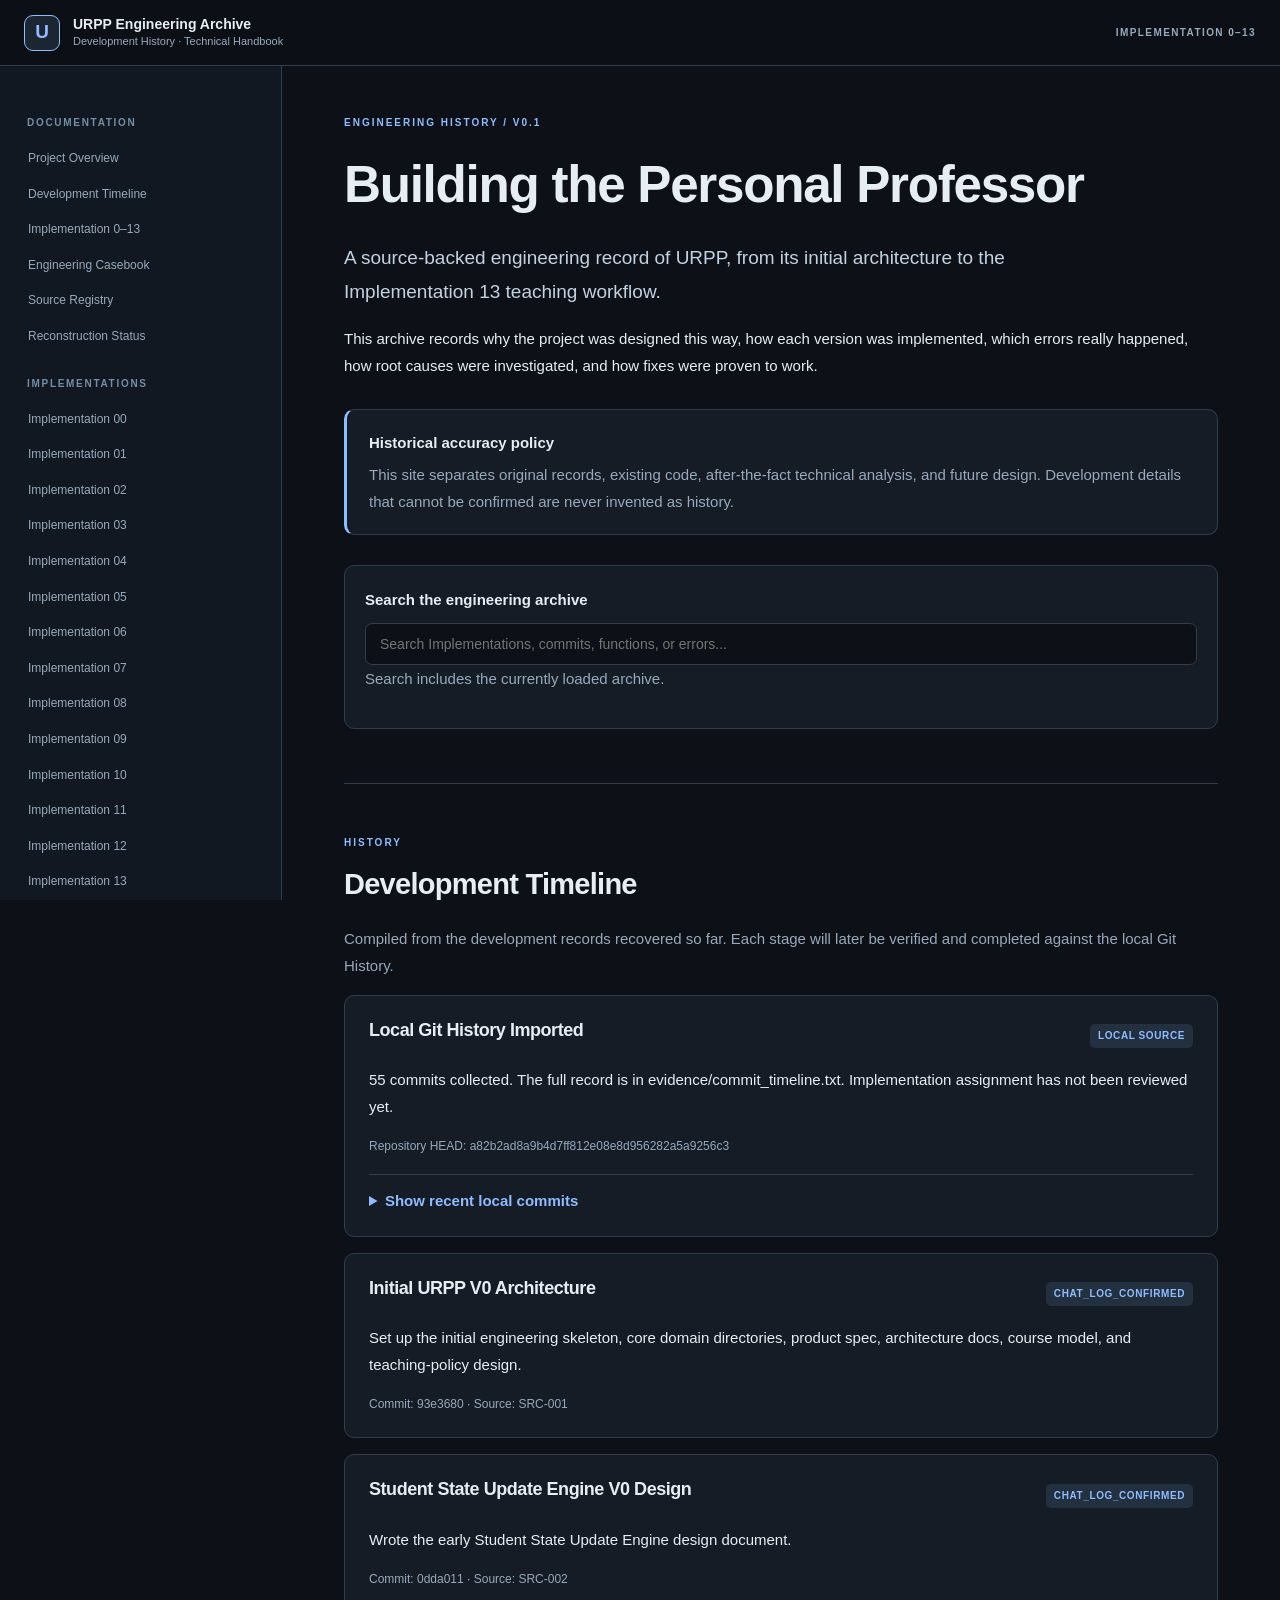
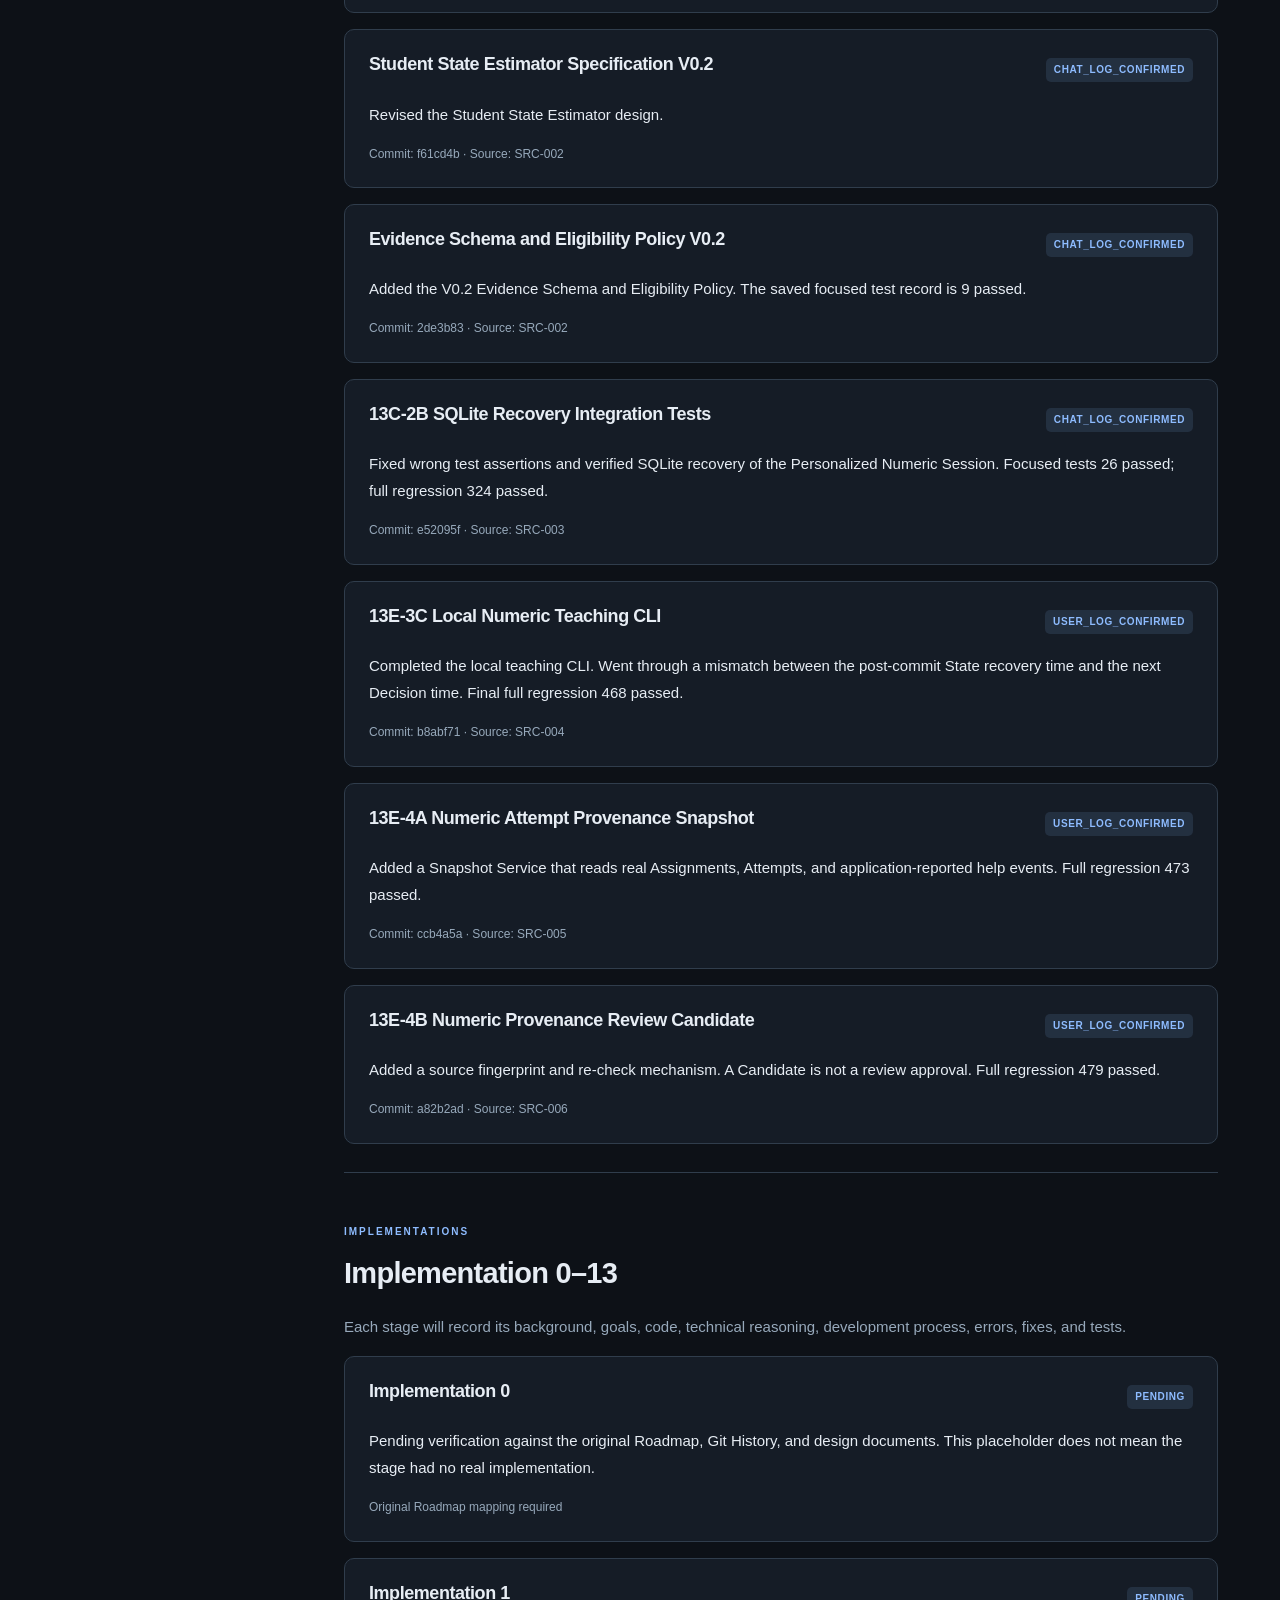
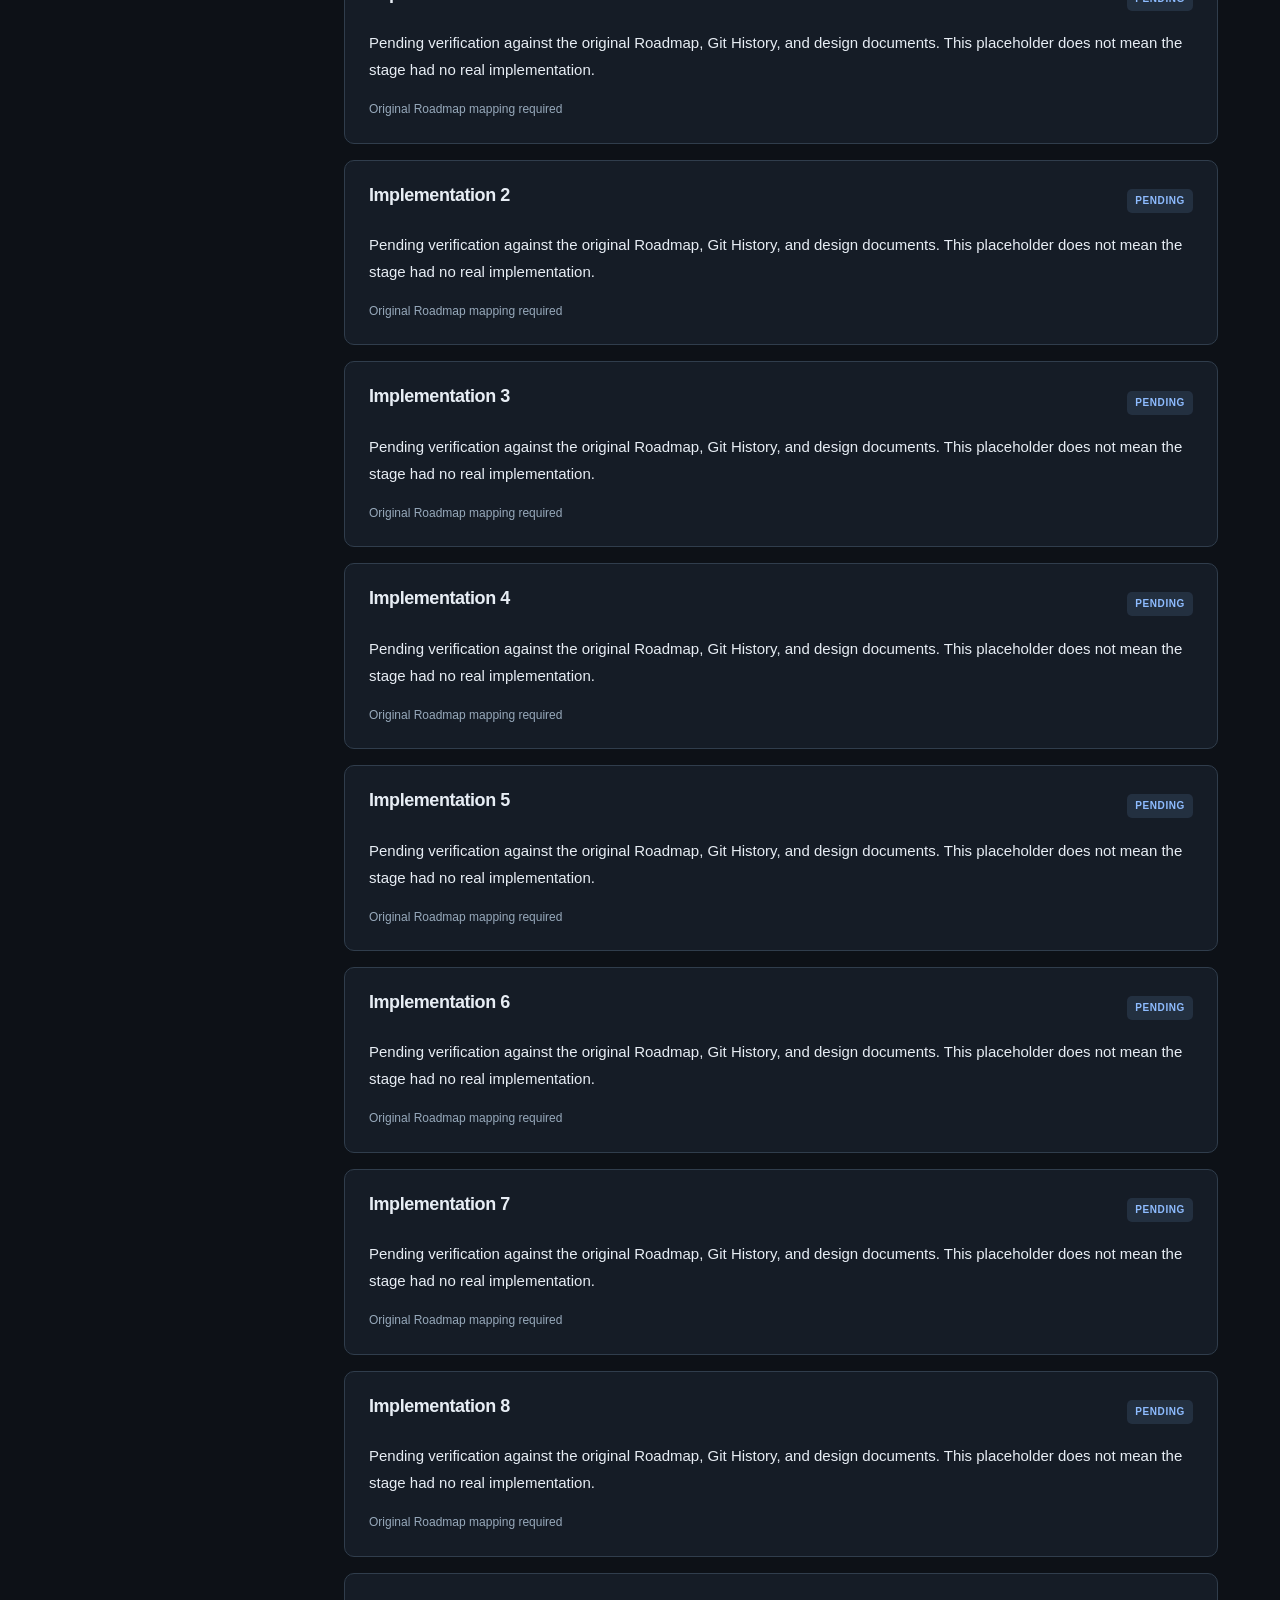
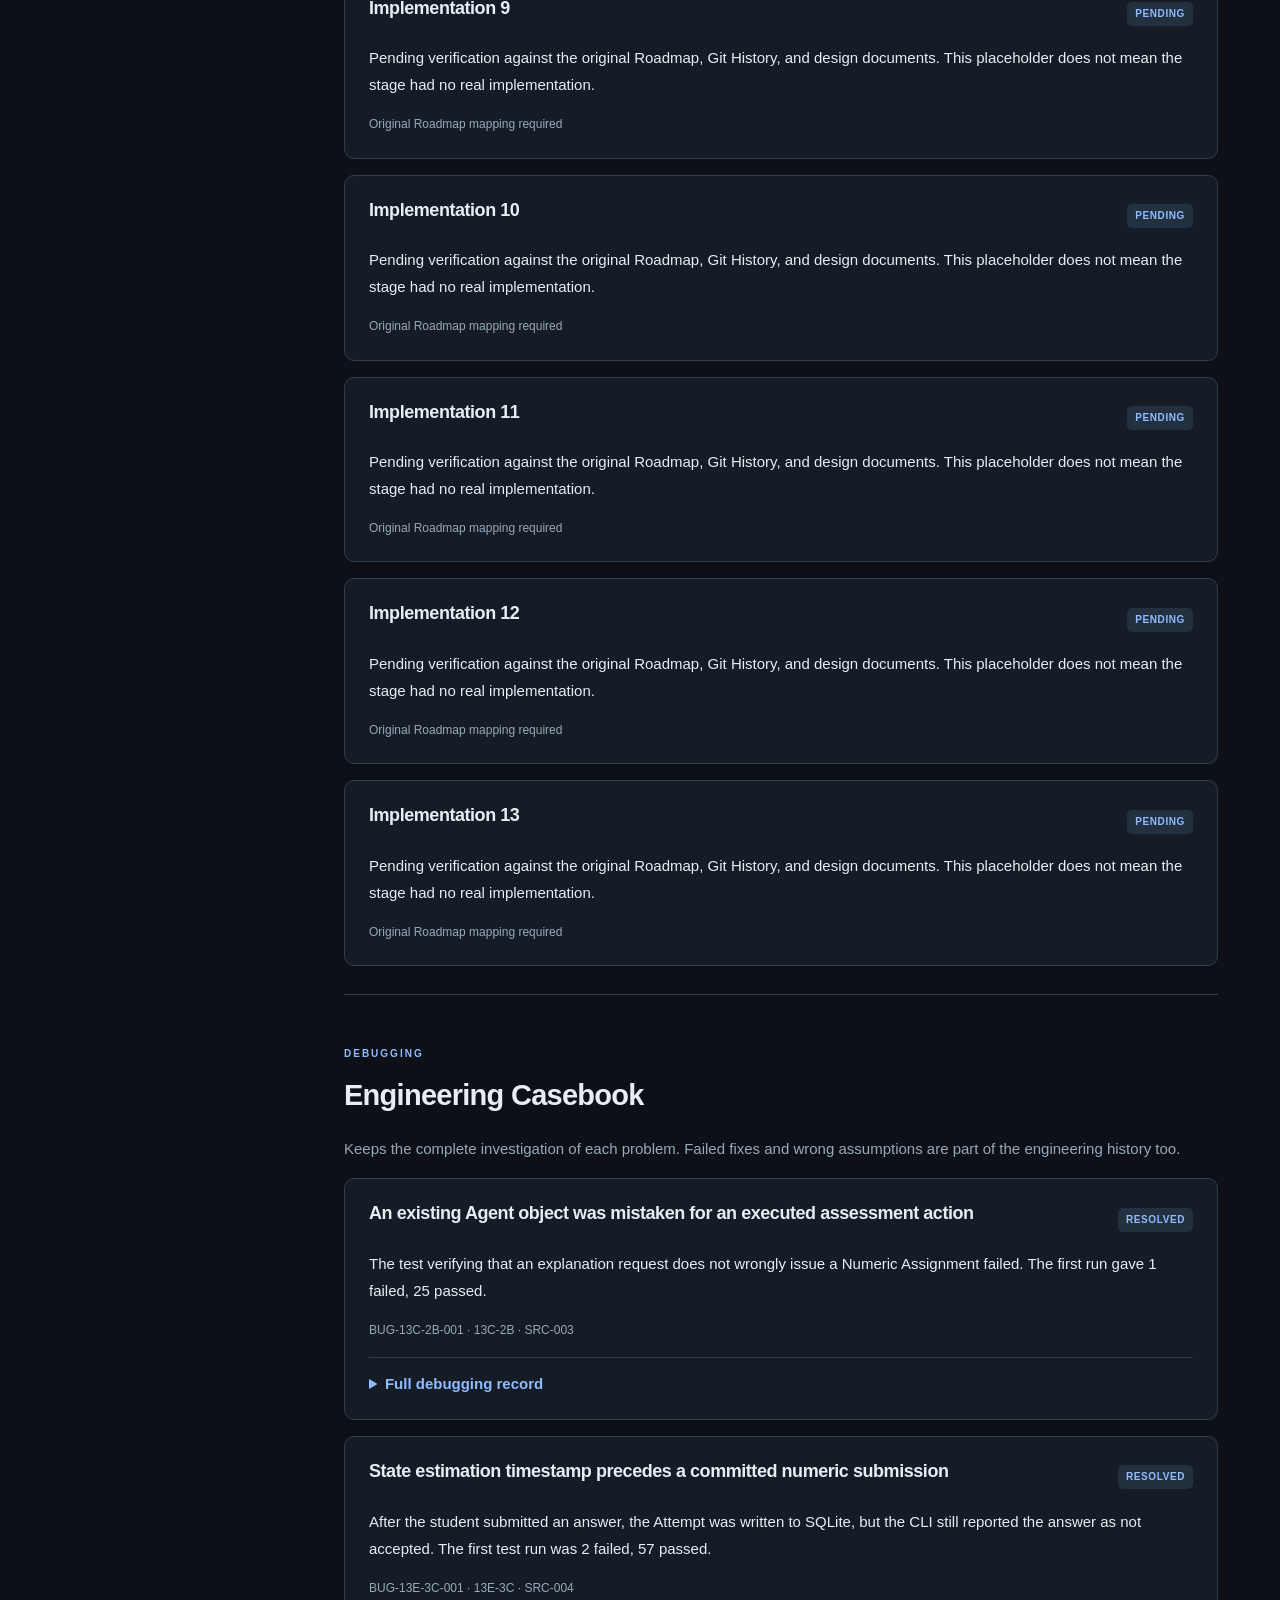
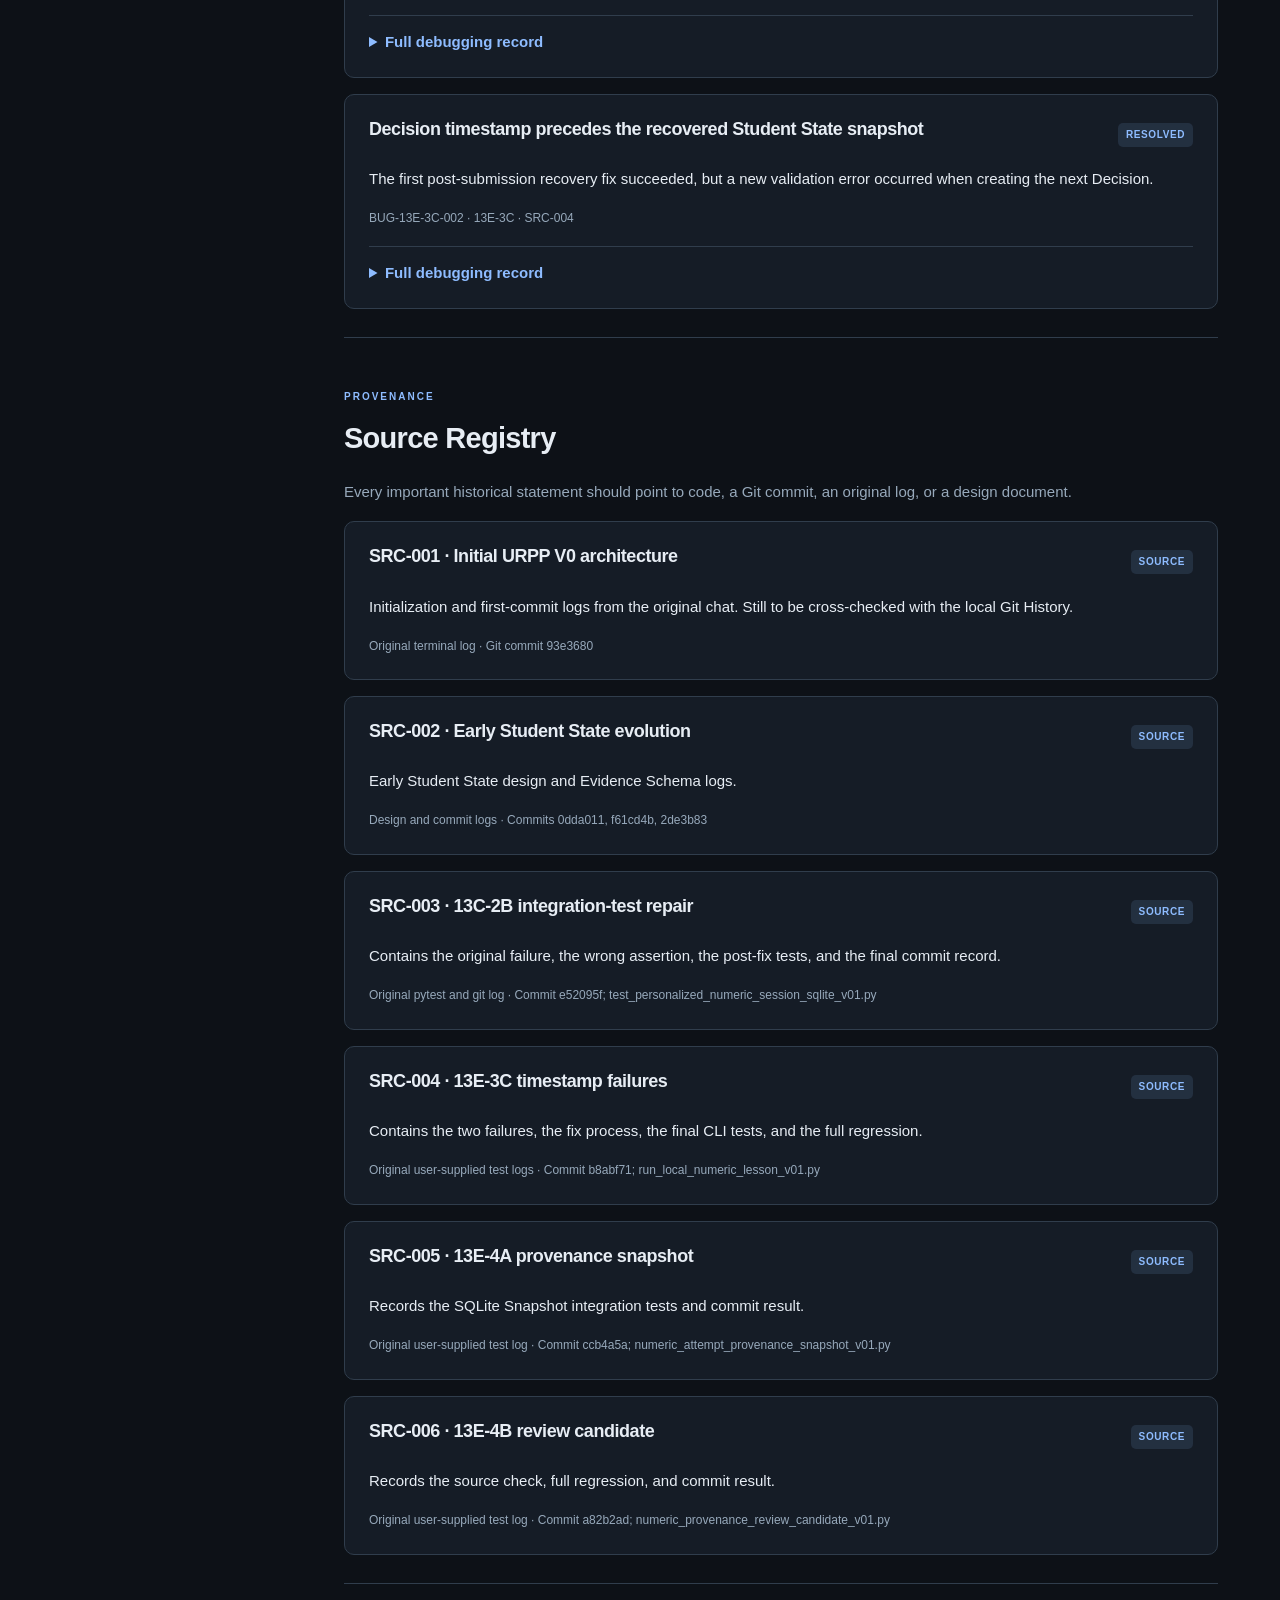
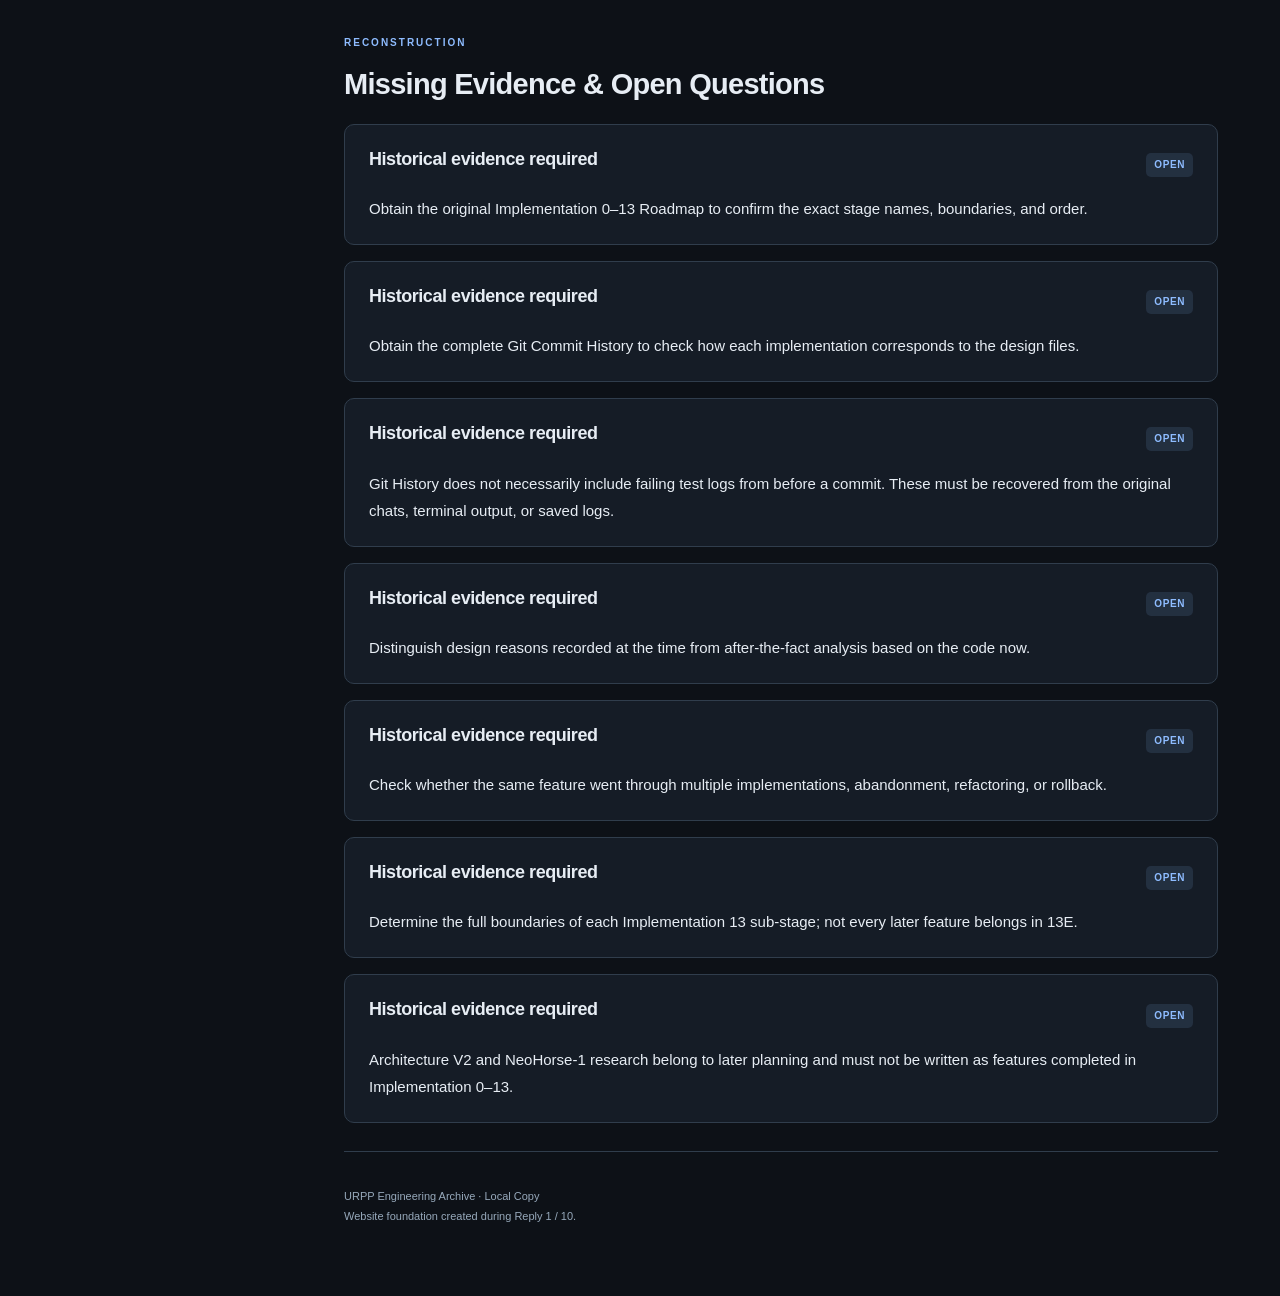
<file: engineering-archive/index.html>
<!DOCTYPE html>
<html lang="en">
<head>
    <meta charset="UTF-8">

    <meta
        name="viewport"
        content="width=device-width, initial-scale=1"
    >

    <title>URPP Engineering Archive</title>

    <link
        rel="stylesheet"
        href="assets/styles.css"
    >
</head>

<body>

<header class="topbar">
    <div class="brand">
        <span class="brand-symbol">U</span>

        <div>
            <strong>URPP Engineering Archive</strong>
            <small>Development History · Technical Handbook</small>
        </div>
    </div>

    <div class="top-status">
        IMPLEMENTATION 0–13
    </div>
</header>

<div class="layout">

    <aside class="sidebar">

        <div class="sidebar-heading">
            DOCUMENTATION
        </div>

        <nav class="primary-nav">
            <a href="#overview">Project Overview</a>
            <a href="#timeline">Development Timeline</a>
            <a href="#implementations">Implementation 0–13</a>
            <a href="#casebook">Engineering Casebook</a>
            <a href="#sources">Source Registry</a>
            <a href="#gaps">Reconstruction Status</a>
        </nav>

        <div class="sidebar-heading">
            IMPLEMENTATIONS
        </div>

        <nav id="chapter-navigation"></nav>

        <div class="sidebar-footer">
            Local-first technical archive

            <br><br>

            Historical records must remain
            distinguishable from later interpretations.
        </div>

    </aside>

    <main class="content">

        <section id="overview" class="hero">

            <div class="eyebrow">
                ENGINEERING HISTORY / V0.1
            </div>

            <h1>
                Building the Personal Professor
            </h1>

            <p class="hero-description">
                A source-backed engineering record of URPP,
                from its initial architecture to the
                Implementation 13 teaching workflow.
            </p>

            <p>
                This archive records why the project was designed this way,
                how each version was implemented, which errors really happened,
                how root causes were investigated, and how fixes were proven to work.
            </p>

            <div class="notice">
                <strong>Historical accuracy policy</strong>

                <p>
                    This site separates original records, existing code,
                    after-the-fact technical analysis, and future design.
                    Development details that cannot be confirmed are never invented as history.
                </p>
            </div>

            <div class="search-panel">

                <label for="global-search">
                    Search the engineering archive
                </label>

                <input
                    id="global-search"
                    type="search"
                    placeholder="Search Implementations, commits, functions, or errors..."
                >

                <p id="search-status" class="muted">
                    Search includes the currently loaded archive.
                </p>

            </div>

        </section>

        <section id="timeline" class="section">
            <div class="section-label">
                HISTORY
            </div>

            <h2>Development Timeline</h2>

            <p class="section-intro">
                Compiled from the development records recovered so far.
                Each stage will later be verified and completed against the local Git History.
            </p>

            <div id="timeline-content"></div>
        </section>

        <section id="implementations" class="section">
            <div class="section-label">
                IMPLEMENTATIONS
            </div>

            <h2>Implementation 0–13</h2>

            <p class="section-intro">
                Each stage will record its background, goals, code,
                technical reasoning, development process, errors, fixes, and tests.
            </p>

            <div id="implementation-content"></div>
        </section>

        <section id="casebook" class="section">
            <div class="section-label">
                DEBUGGING
            </div>

            <h2>Engineering Casebook</h2>

            <p class="section-intro">
                Keeps the complete investigation of each problem.
                Failed fixes and wrong assumptions are part of the engineering history too.
            </p>

            <div id="casebook-content"></div>
        </section>

        <section id="sources" class="section">
            <div class="section-label">
                PROVENANCE
            </div>

            <h2>Source Registry</h2>

            <p class="section-intro">
                Every important historical statement should point to
                code, a Git commit, an original log, or a design document.
            </p>

            <div id="source-content"></div>
        </section>

        <section id="gaps" class="section">
            <div class="section-label">
                RECONSTRUCTION
            </div>

            <h2>Missing Evidence & Open Questions</h2>

            <div id="gap-content"></div>
        </section>

        <footer class="footer">
            URPP Engineering Archive · Local Copy

            <br>

            Website foundation created during Reply 1 / 10.
        </footer>

    </main>

</div>

<script src="assets/archive-data.js"></script>
<script src="assets/local-history.js"></script>
<script src="assets/app.js"></script>

</body>
</html>
</file>
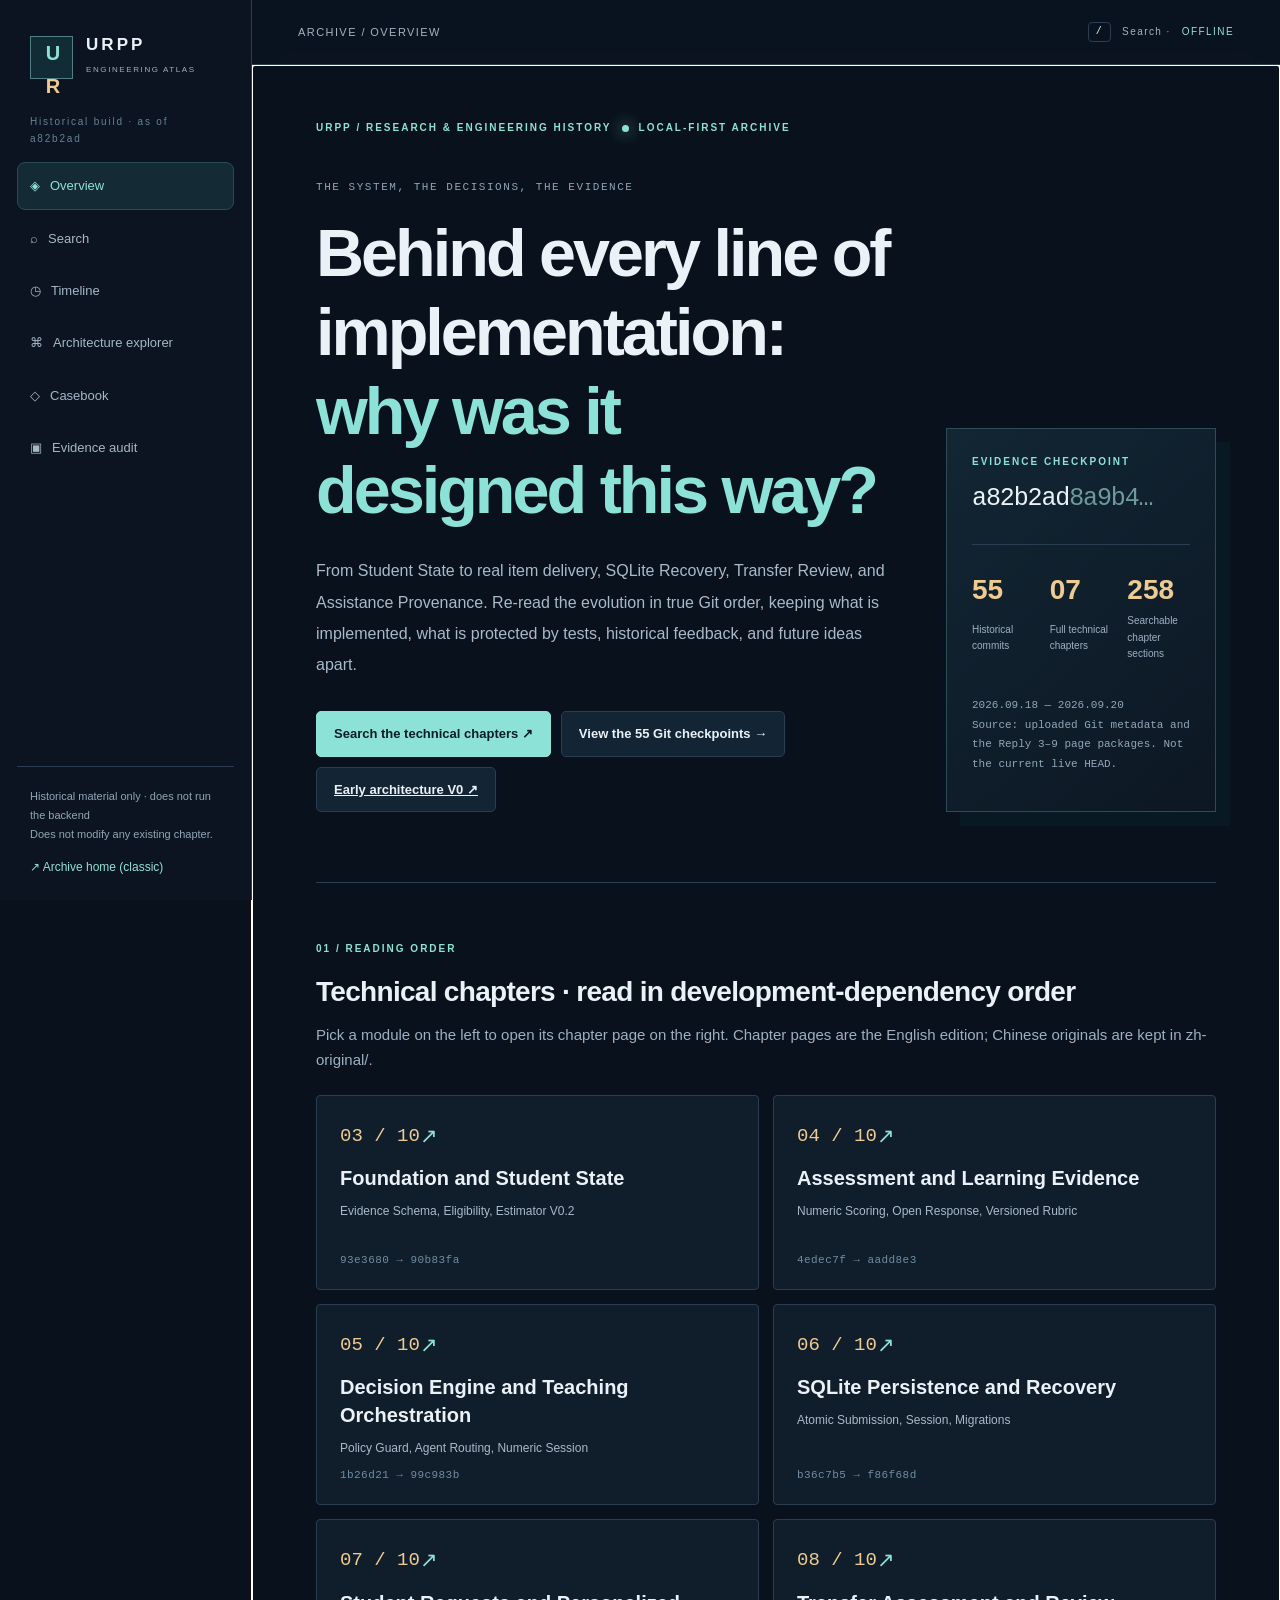
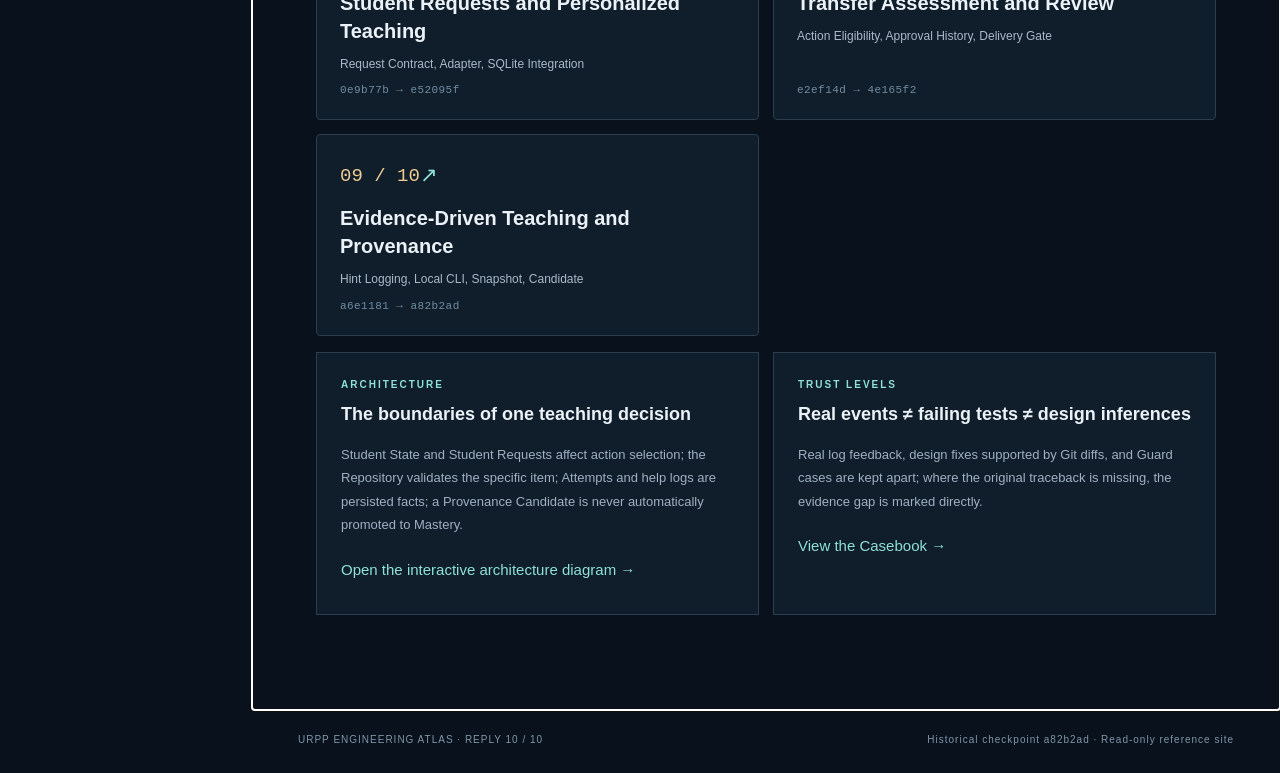
<file: engineering-archive/atlas/index.html>
<!doctype html><html lang="en"><head><meta charset="utf-8"><meta name="viewport" content="width=device-width, initial-scale=1"><meta name="color-scheme" content="dark"><title>URPP · Engineering Atlas</title><link rel="stylesheet" href="site.css"></head><body>
<a class="skip" href="#workspace">Skip to content</a>
<div class="app-shell"><aside class="rail" aria-label="Main navigation"><a class="brand" href="#overview"><span class="brand-mark">U<span>R</span></span><span><strong>URPP</strong><small>ENGINEERING ATLAS</small></span></a><div class="rail-caption">Historical build · as of a82b2ad</div><nav id="side-nav"><a href="#overview" data-view="overview" aria-current="page">◈ <span>Overview</span></a><a href="#search" data-view="search">⌕ <span>Search</span></a><a href="#timeline" data-view="timeline">◷ <span>Timeline</span></a><a href="#architecture" data-view="architecture">⌘ <span>Architecture explorer</span></a><a href="#casebook" data-view="casebook">◇ <span>Casebook</span></a><a href="#audit" data-view="audit">▣ <span>Evidence audit</span></a></nav><div class="rail-bottom"><div class="rail-note">Historical material only · does not run the backend<br>Does not modify any existing chapter.</div><a class="classic" href="../index.html">↗ Archive home (classic)</a></div></aside>
<div class="content-shell"><header class="toolbar"><button id="menu-toggle" class="icon-button" aria-label="Open navigation">☰</button><div id="breadcrumb">ARCHIVE / OVERVIEW</div><div class="toolbar-right"><kbd>/</kbd> Search · <span id="atlas-status">OFFLINE</span></div></header><main id="workspace" tabindex="-1"><section class="view" id="view-overview"><div class="eyebrow">URPP / RESEARCH & ENGINEERING HISTORY <span class="status-dot"></span> LOCAL-FIRST ARCHIVE</div><div class="hero"><div><p class="super-title">THE SYSTEM, THE DECISIONS, THE EVIDENCE</p><h1>Behind every line of implementation:<br><em>why was it designed this way?</em></h1><p class="lead">From Student State to real item delivery, SQLite Recovery, Transfer Review, and Assistance Provenance. Re-read the evolution in true Git order, keeping what is implemented, what is protected by tests, historical feedback, and future ideas apart.</p><div class="hero-buttons"><button class="button primary" data-jump="search">Search the technical chapters ↗</button><button class="button secondary" data-jump="timeline">View the 55 Git checkpoints →</button><a class="button secondary" href="../pages/early-architecture.html" target="_blank" rel="noopener">Early architecture V0 ↗</a></div></div><div class="hero-aside"><div class="run-label">EVIDENCE CHECKPOINT</div><div class="sha">a82b2ad<span>8a9b4…</span></div><div class="stats"><div><b>55</b><span>Historical commits</span></div><div><b>07</b><span>Full technical chapters</span></div><div><b id="sections-stat">—</b><span>Searchable chapter sections</span></div></div><p>2026.09.18 — 2026.09.20<br>Source: uploaded Git metadata and the Reply 3–9 page packages. Not the current live HEAD.</p></div></div><div class="section-title"><span>01 / READING ORDER</span><h2>Technical chapters · read in development-dependency order</h2><p>Pick a module on the left to open its chapter page on the right. Chapter pages are the English edition; Chinese originals are kept in zh-original/.</p></div><div class="chapter-grid" id="chapter-grid"></div><div class="two-column bottom-panels"><section class="panel"><div class="panel-kicker">ARCHITECTURE</div><h3>The boundaries of one teaching decision</h3><p>Student State and Student Requests affect action selection; the Repository validates the specific item; Attempts and help logs are persisted facts; a Provenance Candidate is never automatically promoted to Mastery.</p><button class="link-button" data-jump="architecture">Open the interactive architecture diagram →</button></section><section class="panel"><div class="panel-kicker">TRUST LEVELS</div><h3>Real events ≠ failing tests ≠ design inferences</h3><p>Real log feedback, design fixes supported by Git diffs, and Guard cases are kept apart; where the original traceback is missing, the evidence gap is marked directly.</p><button class="link-button" data-jump="casebook">View the Casebook →</button></section></div></section>
<section class="view" id="view-search" hidden><div class="page-heading"><span>02 / CROSS-CHAPTER SEARCH</span><h1>Search the seven technical handbooks</h1><p>Find commits, function names, errors, and design reasons in a locally prebuilt Markdown search index. No server, network, or browser file access needed.</p></div><label class="search-box" for="global-search"><span aria-hidden="true">⌕</span><input id="global-search" type="search" autocomplete="off" placeholder="e.g. assistance_level_unknown / migration / reviewer / as_of"/><kbd>Enter</kbd></label><div class="filter-row" id="search-filters"></div><div class="search-meta" id="search-meta" aria-live="polite"></div><div class="search-results" id="search-results"></div></section>
<section class="view" id="view-timeline" hidden><div class="page-heading"><span>03 / HISTORICAL CHECKPOINTS</span><h1>55 commits, in order</h1><p>From your locally exported Git metadata. Dates and commit subjects are Git records; this timeline cannot prove every commit went through a real user run.</p></div><div class="filter-row" id="timeline-filters"></div><div class="timeline" id="timeline-items"></div></section>
<section class="view" id="view-architecture" hidden><div class="page-heading"><span>04 / EXECUTION & TRUST</span><h1>Architecture Explorer</h1><p>Click each node to see its inputs, persisted state, and the evidence boundaries it cannot cross. Links show conceptual data flow, not a runtime call graph or the exact call order of every 13E function.</p></div><div class="flow-canvas"><div class="flow-title">TEACHING LOOP <span>CONCEPTUAL MAP · NOT AN EXECUTABLE TRACE</span></div><div class="flow-stack" id="flow-stack"></div><div class="flow-explain" id="flow-explain" aria-live="polite"></div></div><div class="panel limitation"><h3>Current historical capability boundaries</h3><p>The underlying Recoverable Session can recover from persisted data, but the local CLI refuses to reopen existing SQLite files. The Review application can store approval history, yet at this historical checkpoint the Transfer Delivery Gate is still not connected to a trusted approval source. SHA-256 checks source consistency; it is not identity authentication or proof of independent learning.</p></div></section>
<section class="view" id="view-casebook" hidden><div class="page-heading"><span>05 / FAILURE ANALYSIS</span><h1>Failure and protection cases</h1><p>Failure labels show the type of evidence; constructed test failures are never treated as production incidents. See the matching technical chapter for full source details.</p></div><div class="filter-row" id="case-filters"></div><div class="cases" id="cases"></div></section>
<section class="view" id="view-audit" hidden><div class="page-heading"><span>06 / EVIDENCE AUDIT</span><h1>What can the historical material prove?</h1><p>This page does file- and index-level checks on the uploaded archives; it did not re-run your Mac backend or read any real student database.</p></div><div class="audit-summary" id="audit-summary"></div><div class="section-title"><span>SOURCE INVENTORY</span><h2>Sources and limits by chapter</h2></div><div id="audit-table"></div><div class="panel audit-warnings"><h3>Capabilities that cannot be claimed from this</h3><div id="audit-warnings"></div></div><div class="panel"><h3>How to verify independently</h3><p>Open the chapter's Source Index and trace by Git commit, historical ZIP path, and test file. Where an index is missing or brief, compare directly against the original Source Pack and historical commits. A file hash only detects content changes; it cannot grant a human Reviewer permission.</p><p><a href="audit.json" target="_blank" rel="noopener">View the Reply 10 JSON audit list ↗</a></p></div></section>
<section class="view" id="view-reader" hidden><div class="reader-bar"><button class="button secondary" id="reader-back">← Back</button><div><div class="reader-overline">TECHNICAL CHAPTER · ORIGINAL FILE</div><h2 id="reader-title">—</h2></div><a id="reader-tab" href="#" target="_blank" rel="noopener">Open in new tab ↗</a></div><div class="reader-links" id="reader-links"></div><div class="iframe-wrap"><iframe id="reader-frame" title="URPP technical chapter reader" loading="lazy"></iframe></div><div class="reader-footer">Embeds the full HTML chapter (English edition). The "Archive Home" link inside a chapter still points to the classic Archive; use "Back" above this reader to return to the Atlas.</div></section></main><footer class="footer"><span>URPP ENGINEERING ATLAS · REPLY 10 / 10</span><span>Historical checkpoint a82b2ad · Read-only reference site</span></footer></div></div><script src="data.js"></script><script src="site.js"></script></body></html>
</file>
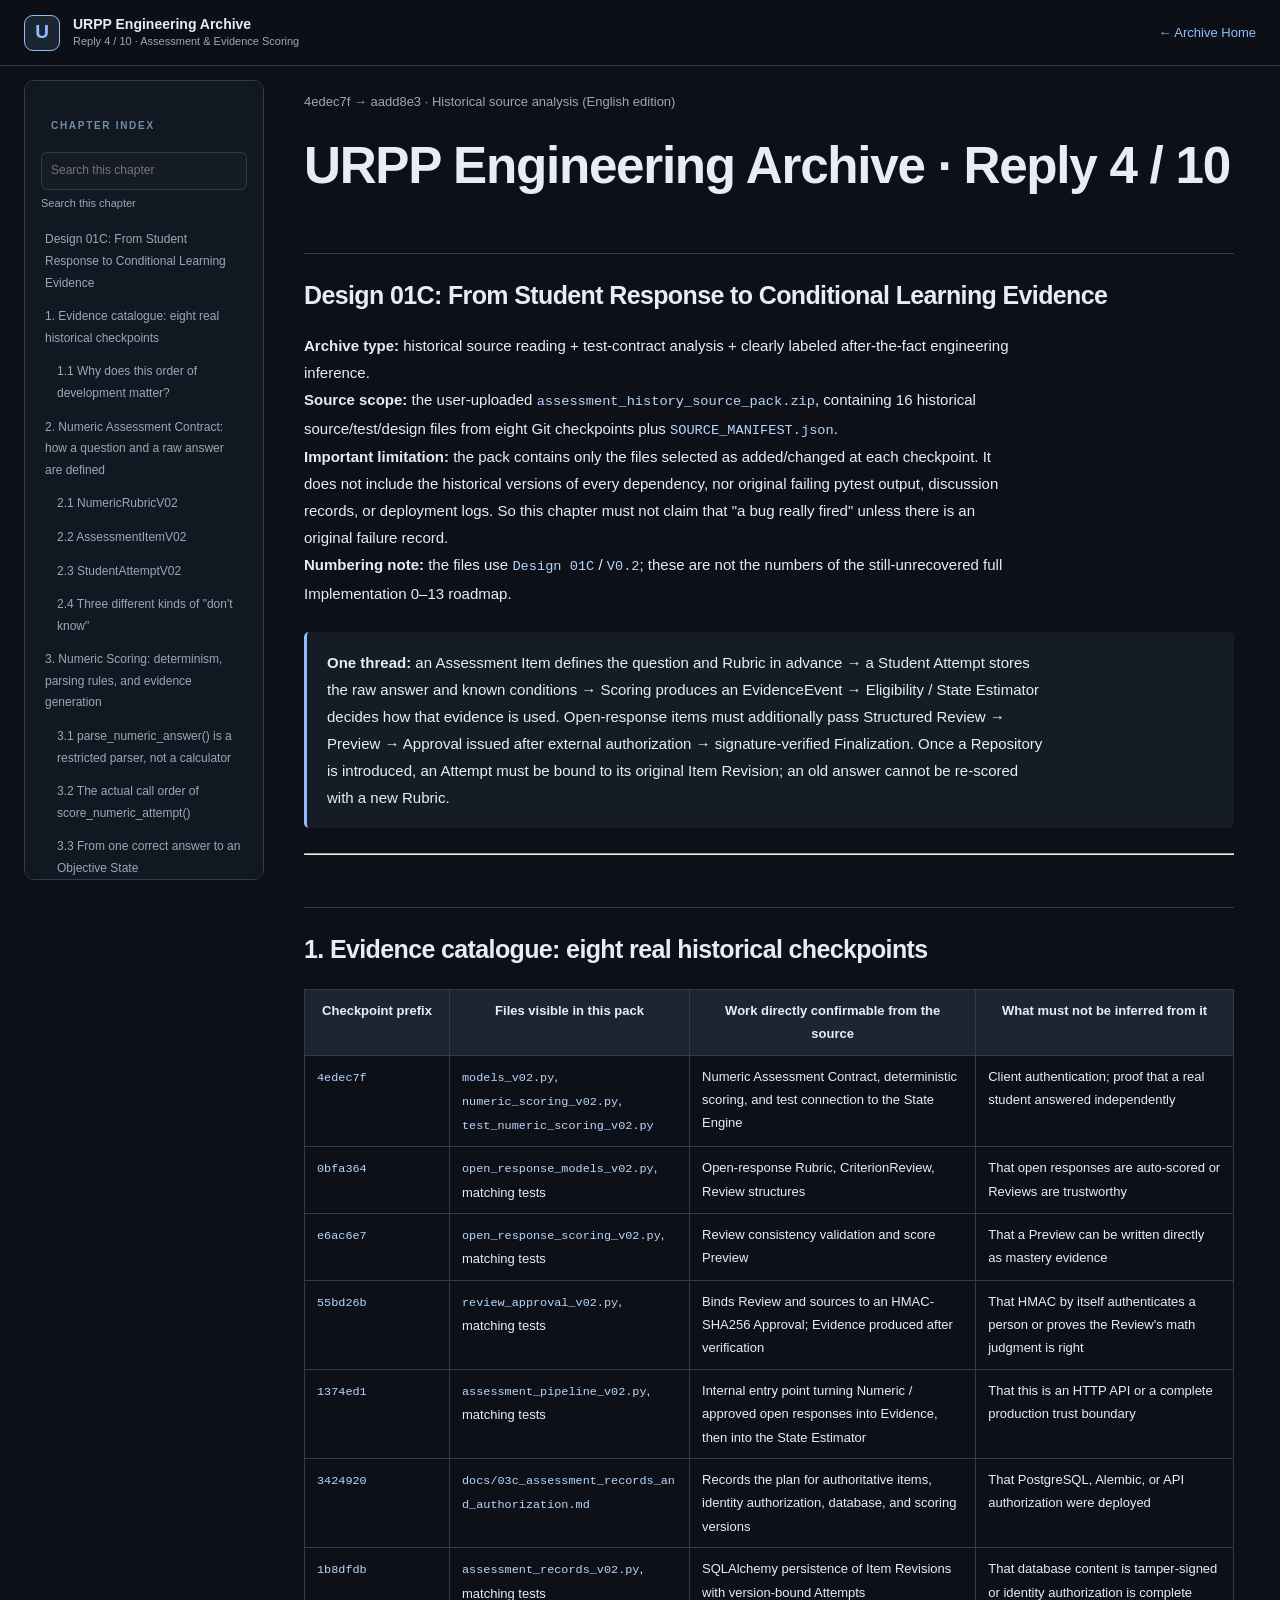
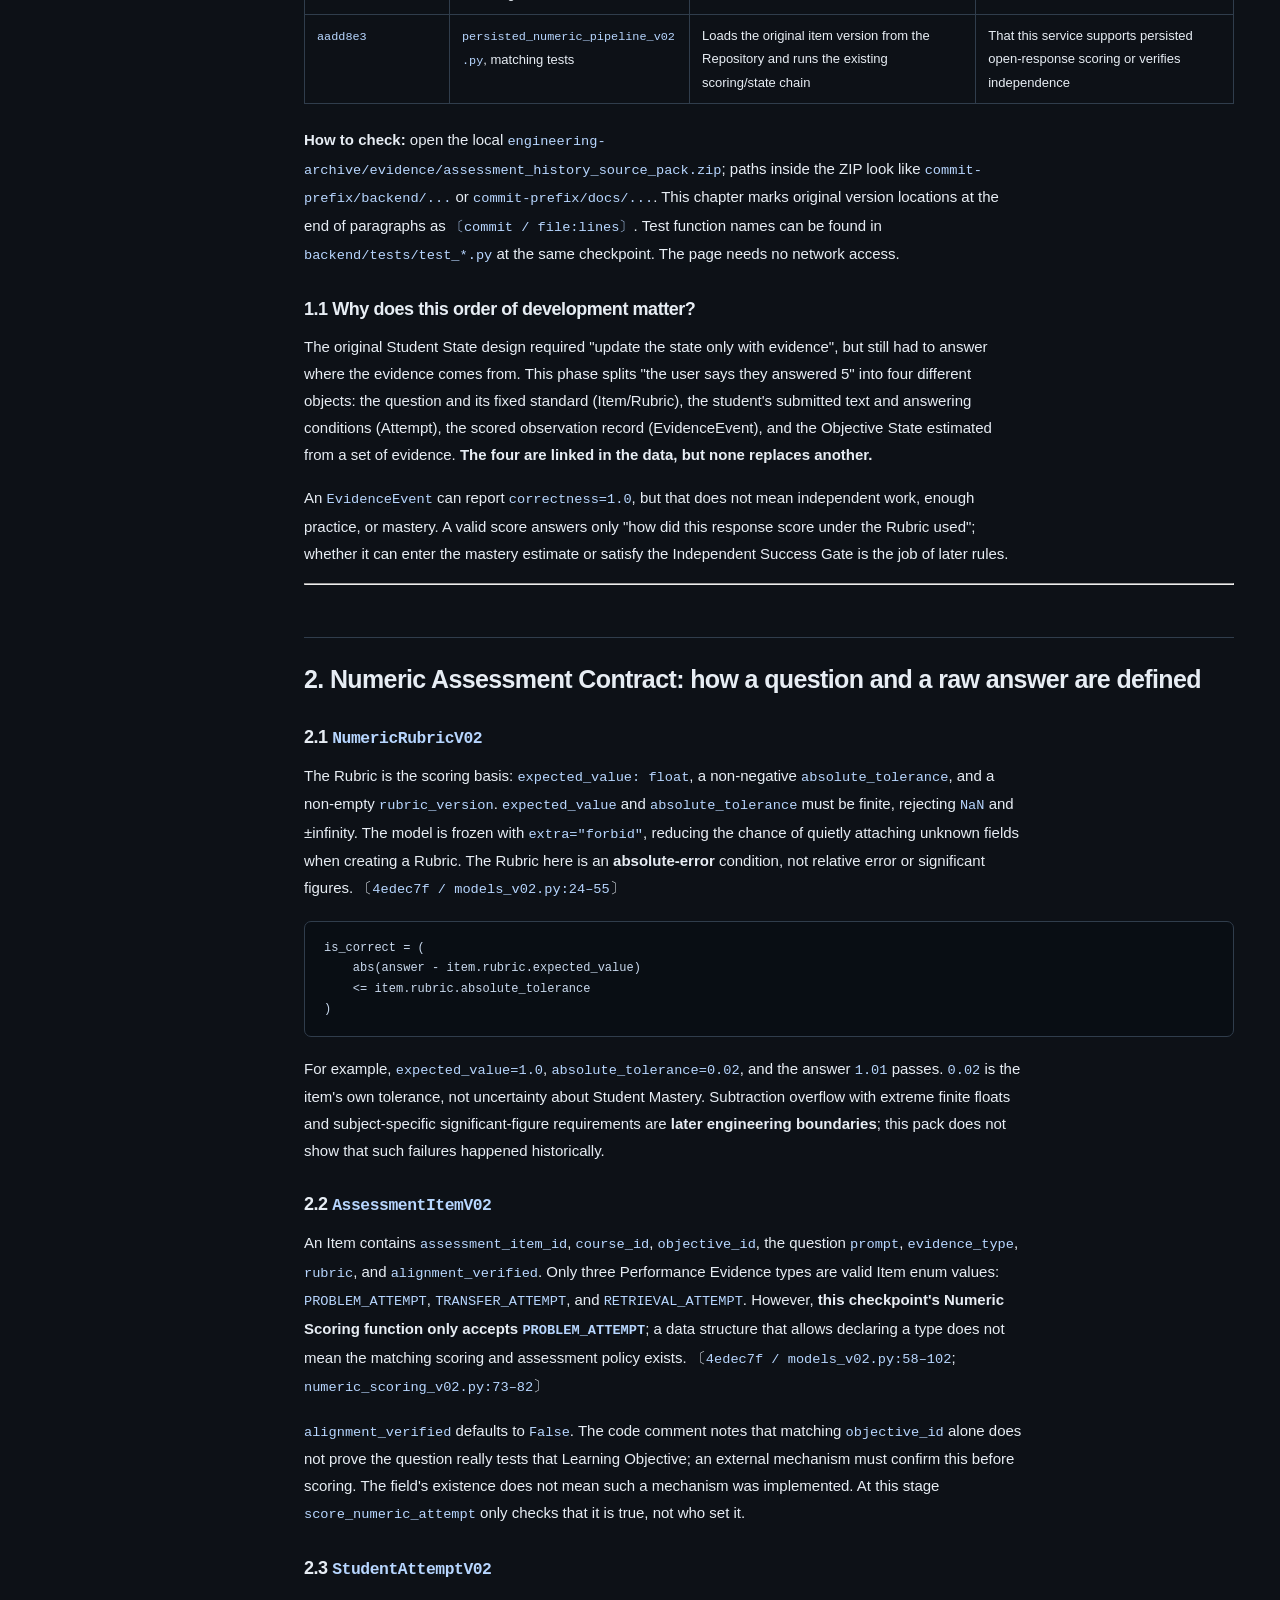
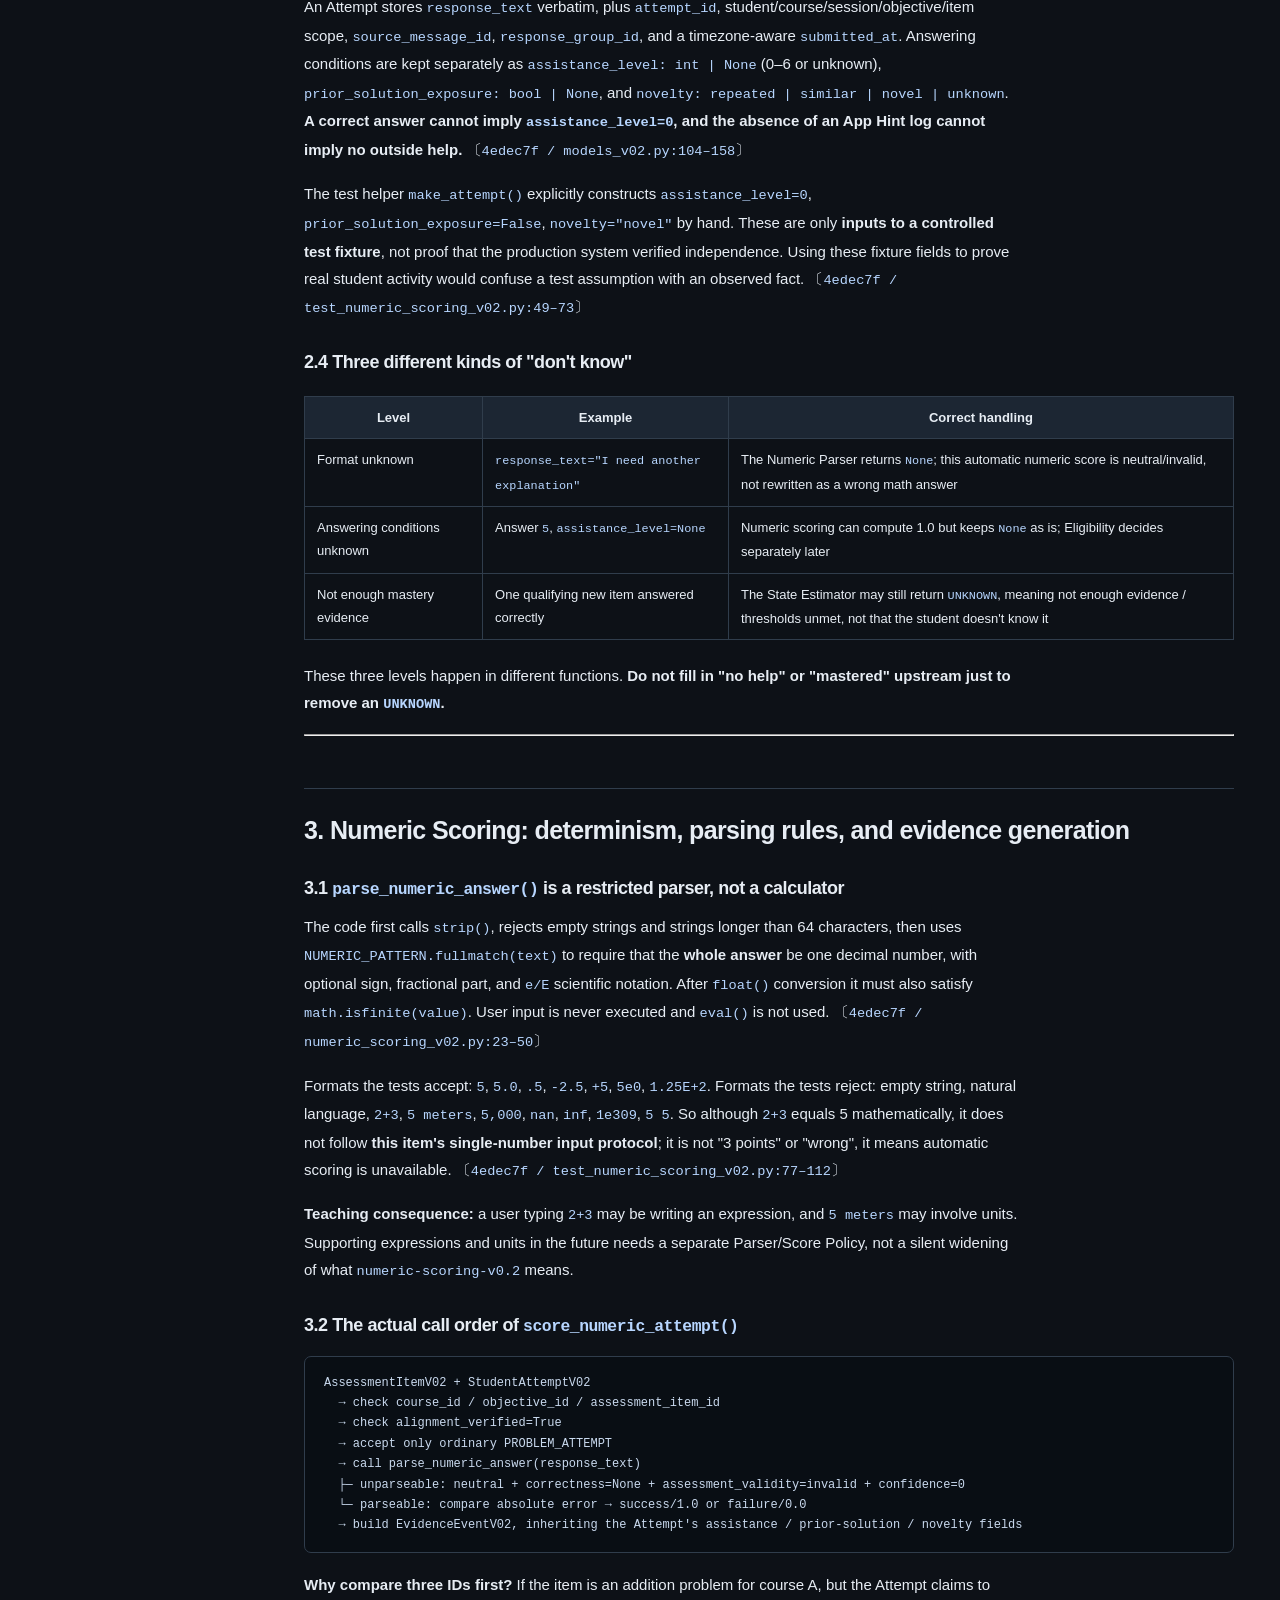
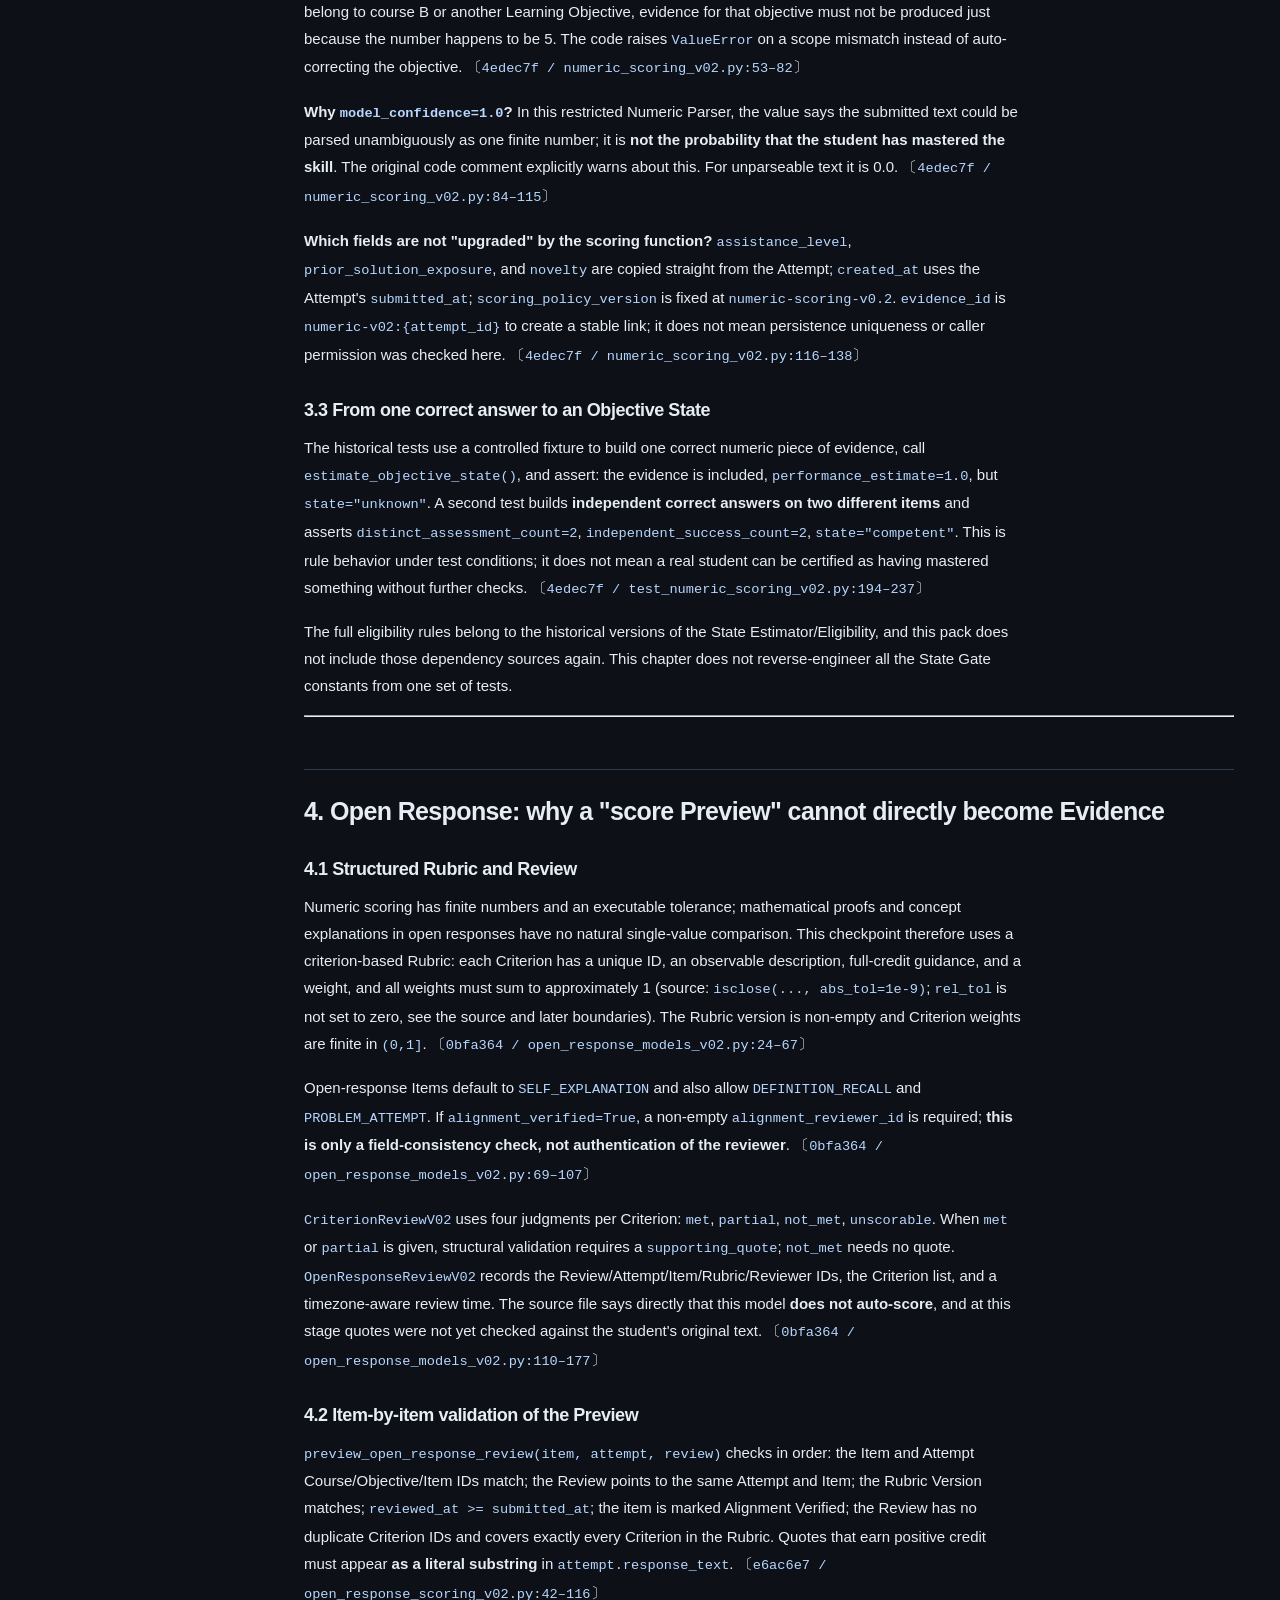
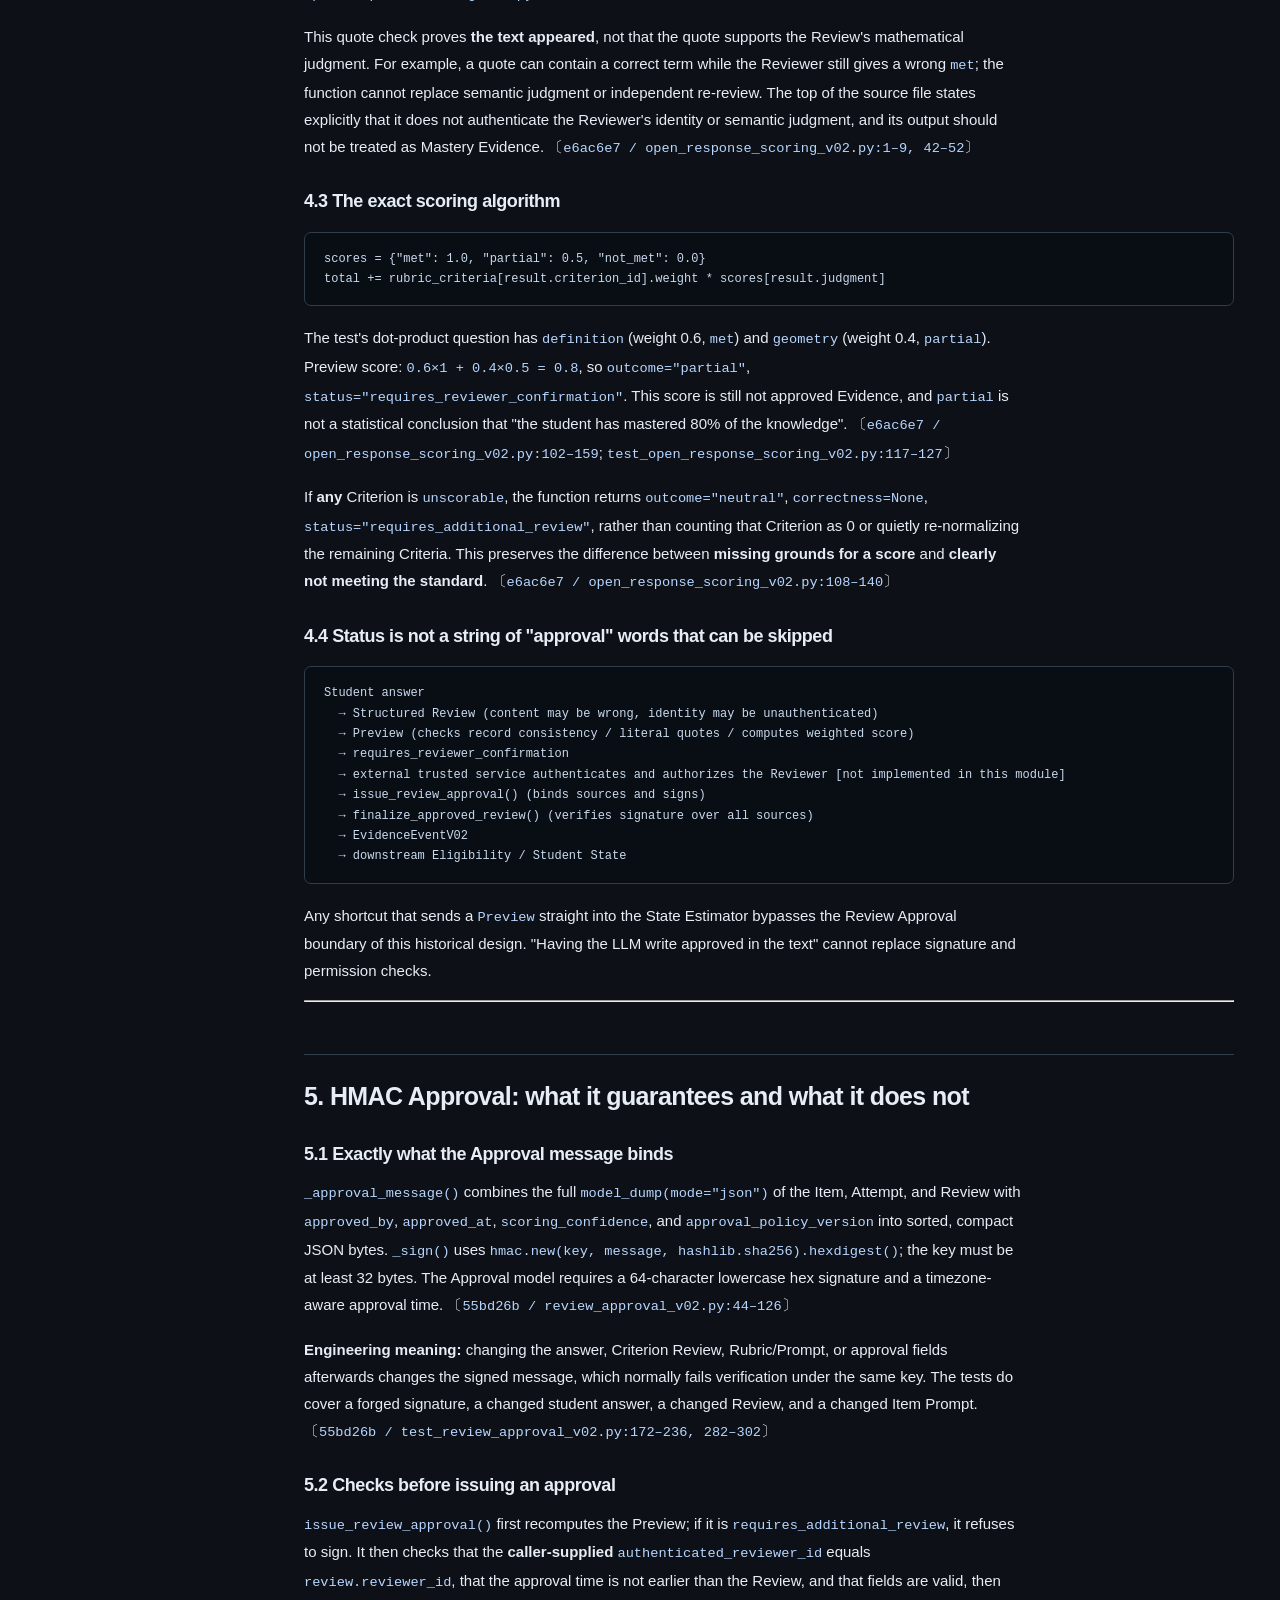
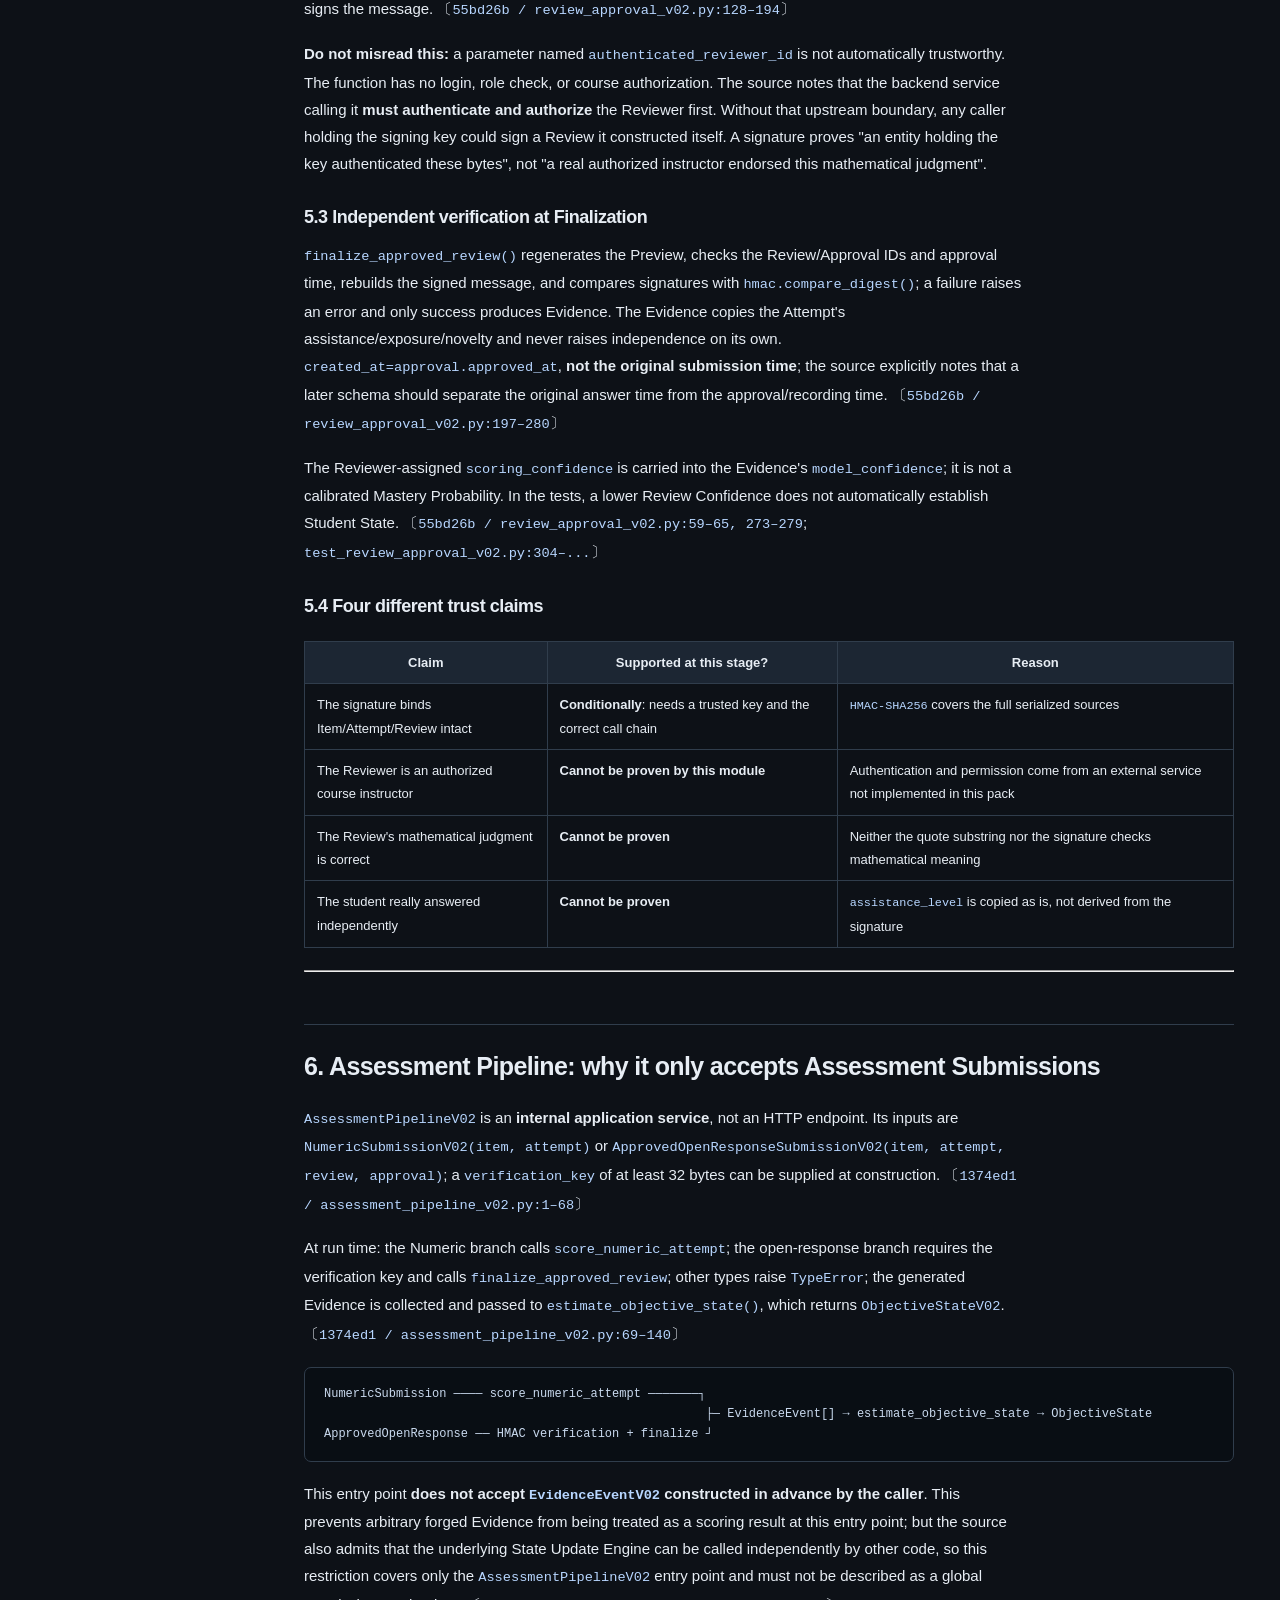
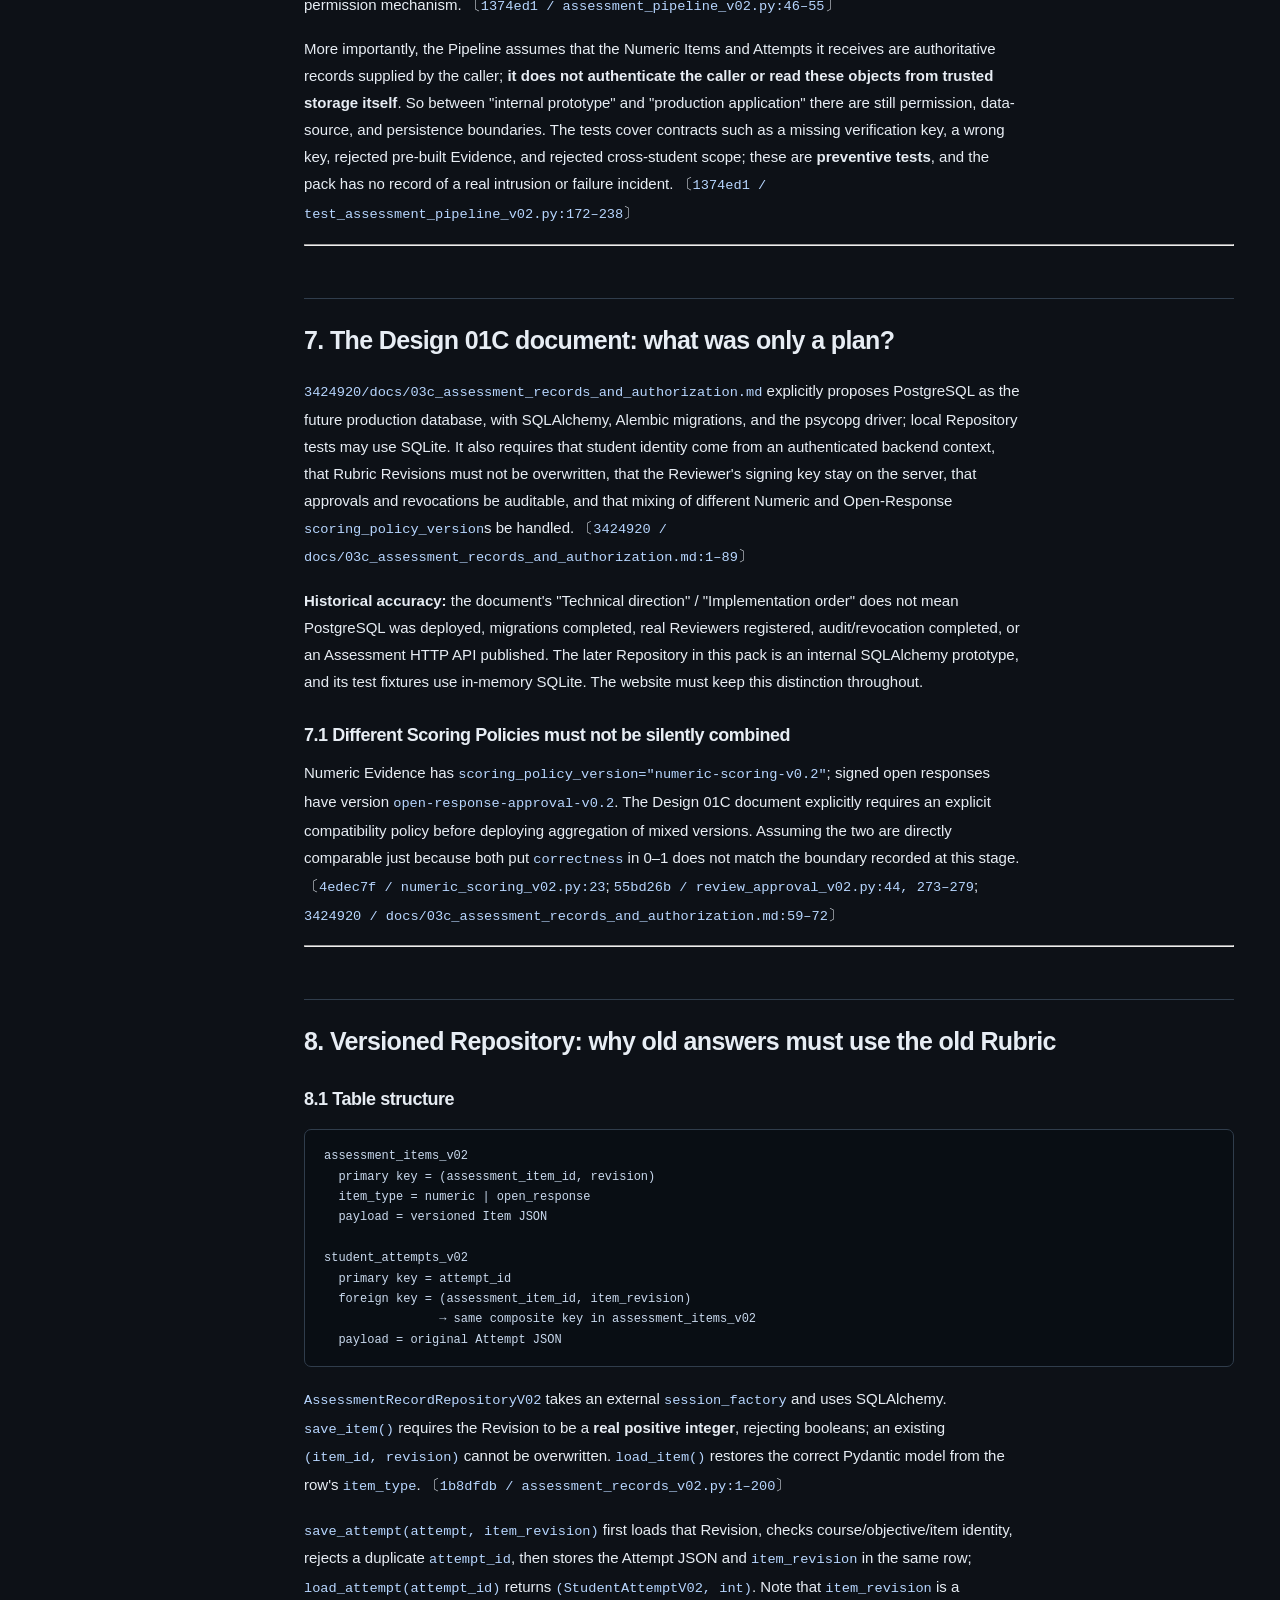
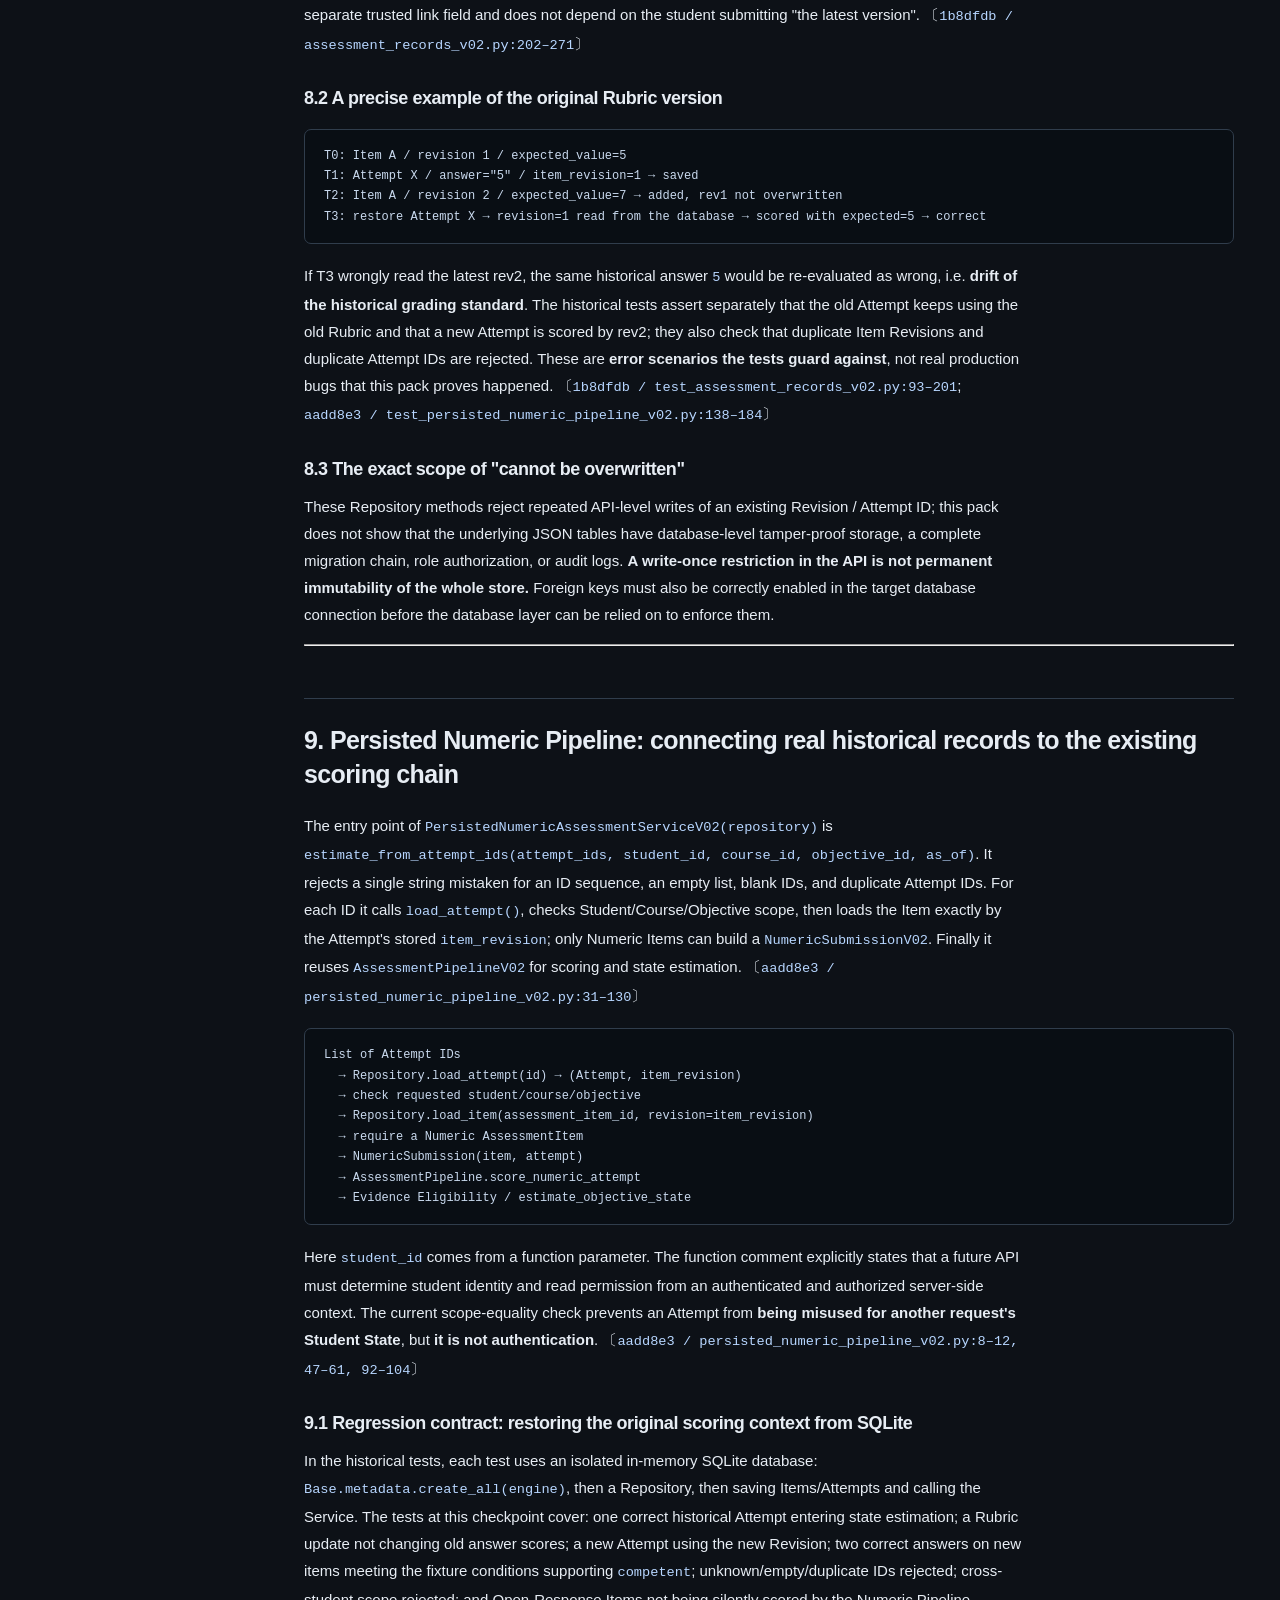
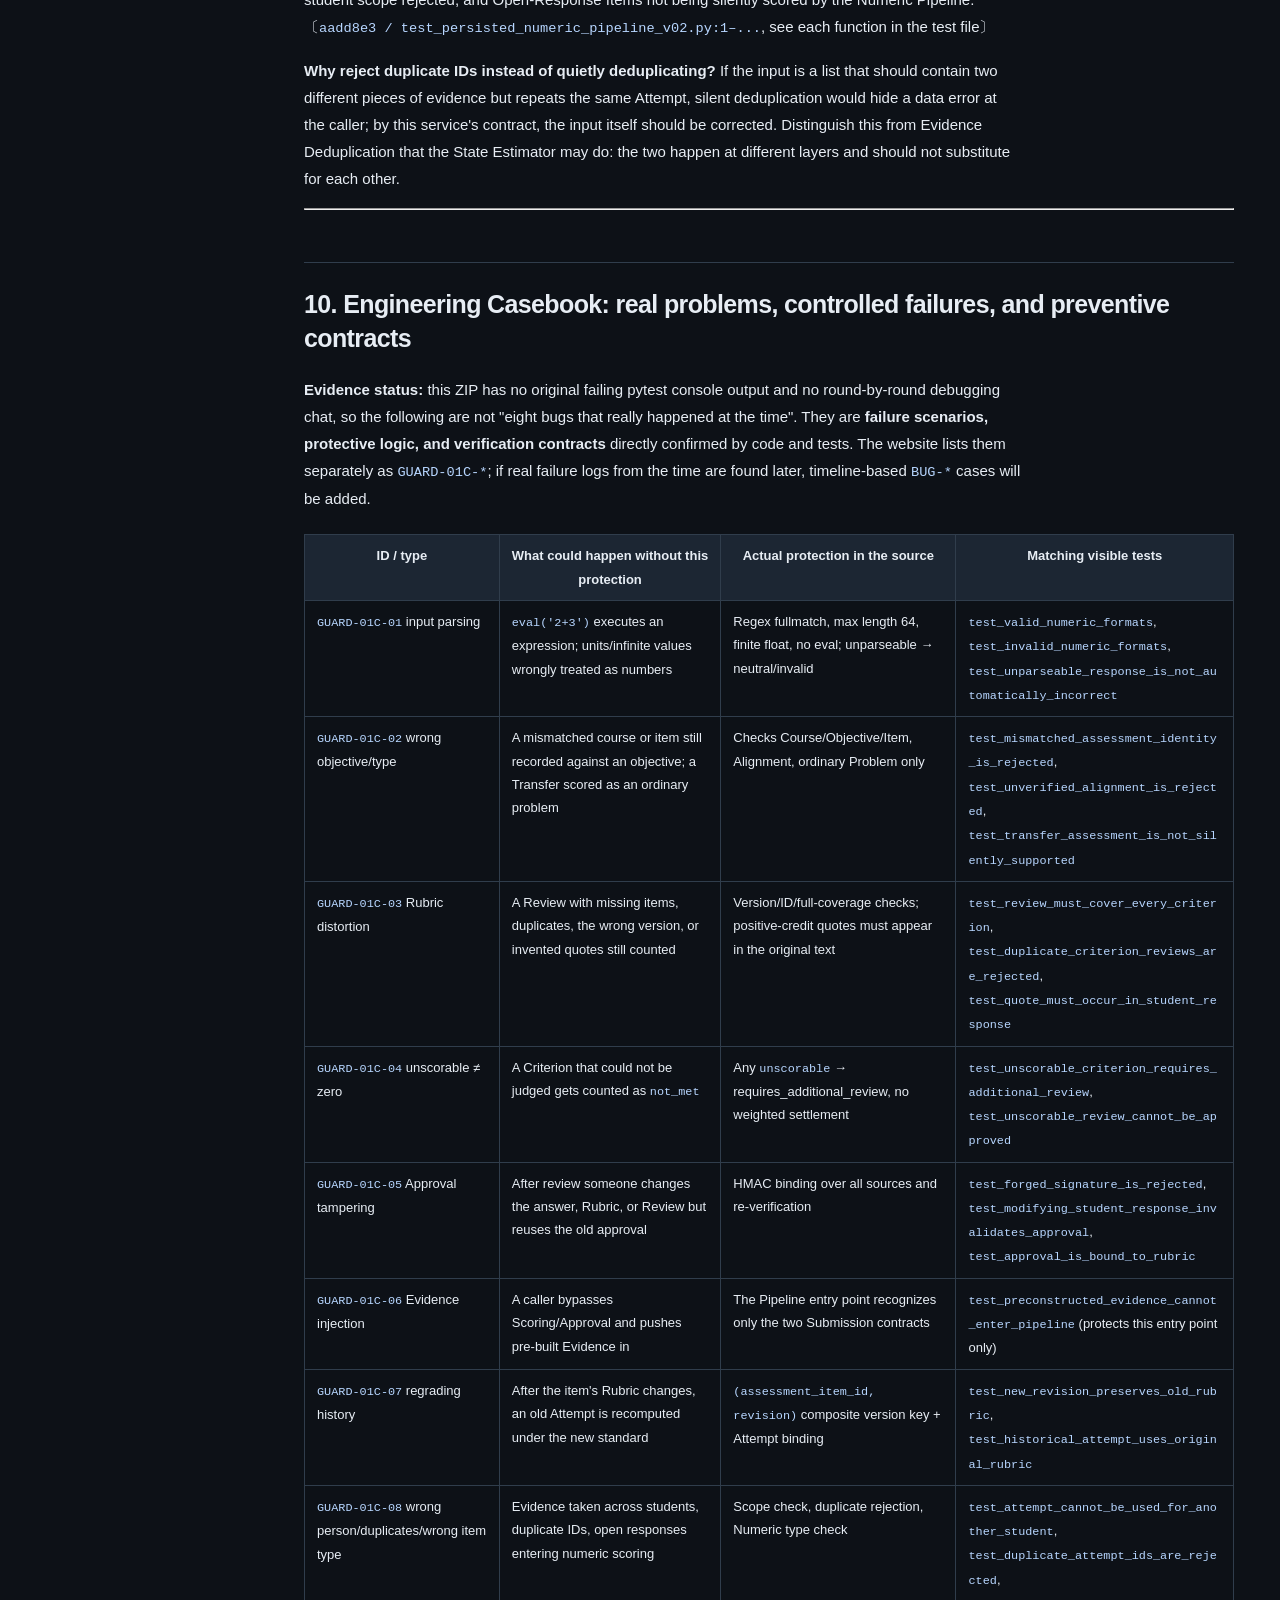
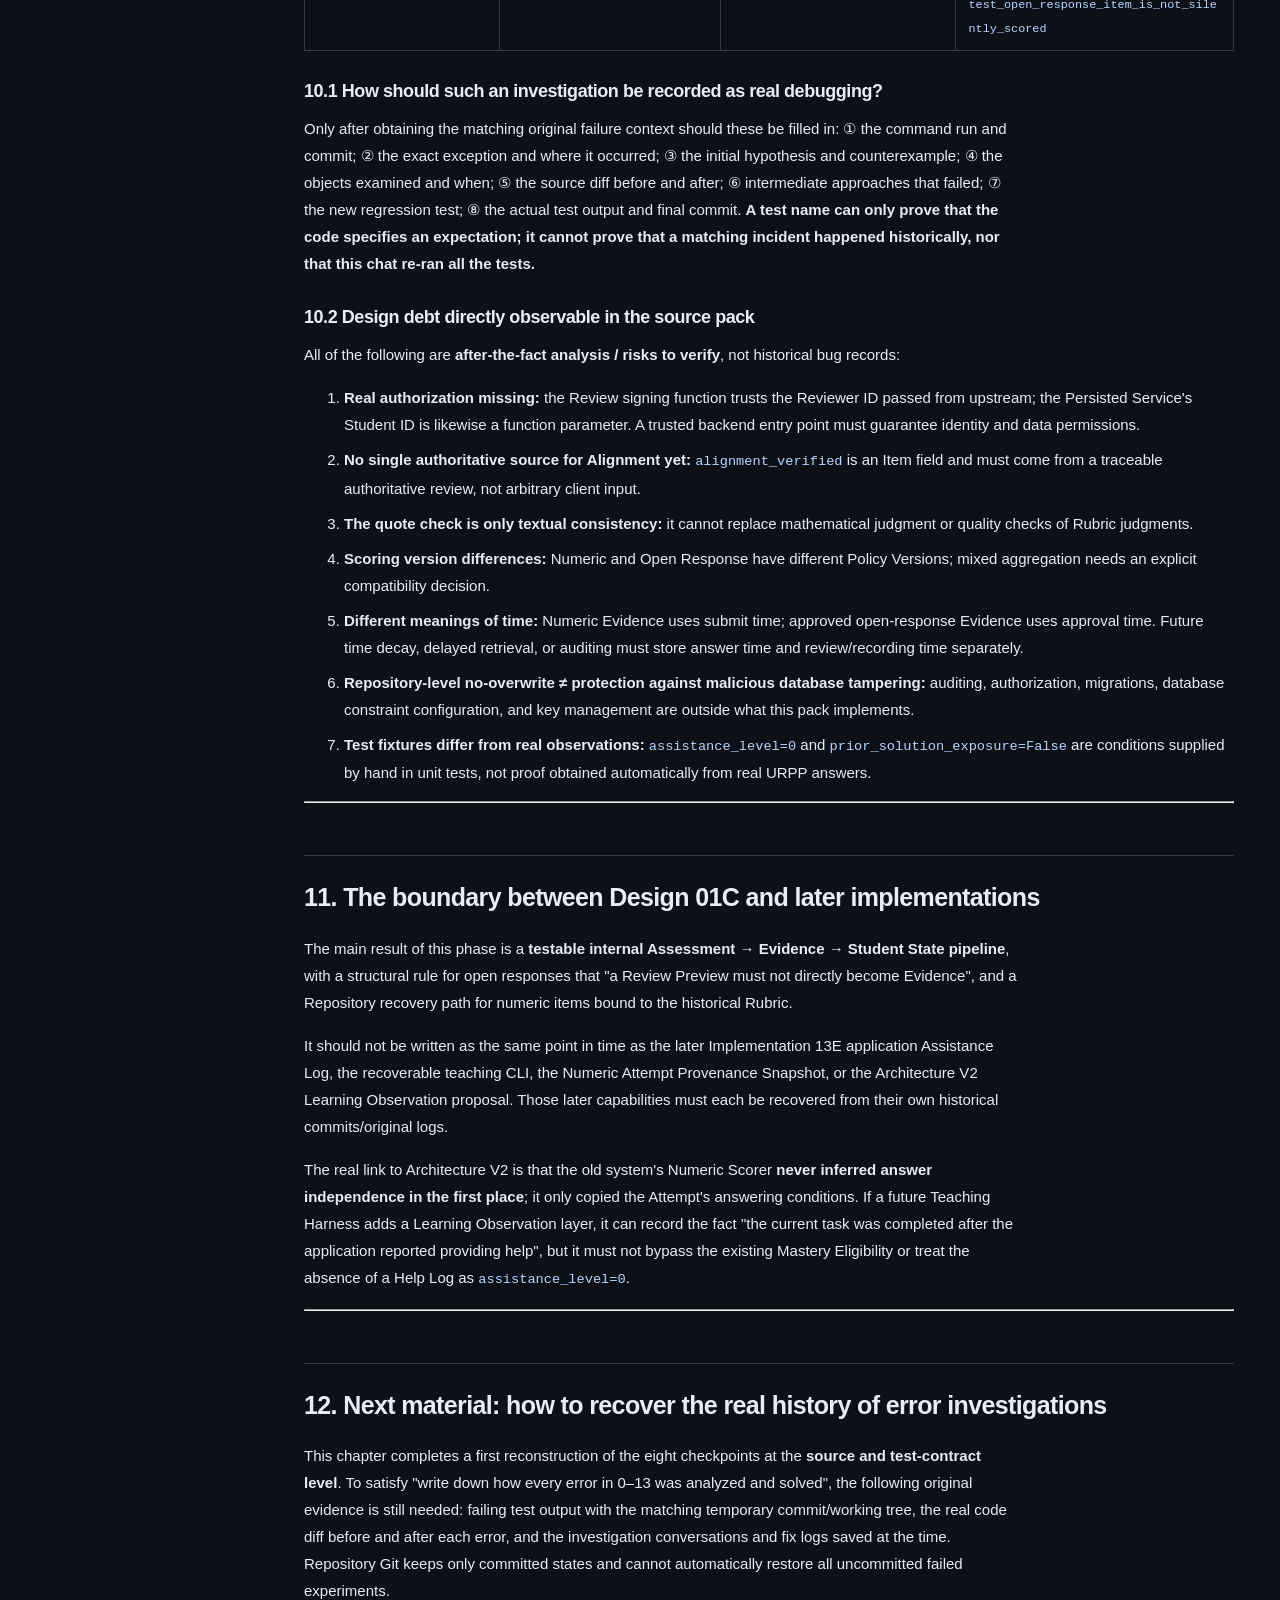
<file: engineering-archive/pages/assessment-evidence-scoring-v01.html>
<!doctype html><html lang="en"><head><meta charset="utf-8"><meta name="viewport" content="width=device-width,initial-scale=1"><title>URPP Archive — Assessment &amp; Evidence Scoring</title><link rel="stylesheet" href="../assets/styles.css"><style>.chapter-layout{display:grid;grid-template-columns:240px minmax(0,1fr);gap:30px;max-width:1480px;margin:auto;padding:0 24px}.chapter-toc{position:sticky;top:80px;align-self:start;max-height:calc(100vh - 100px);overflow:auto;background:#111821;border:1px solid var(--border);border-radius:10px;padding:16px}.chapter-toc a{display:block;font-size:12px;padding:6px 4px;color:var(--muted)}.chapter-toc a.sub{padding-left:16px}.chapter-toc a:hover{color:var(--accent)}.chapter-toc input{width:100%;box-sizing:border-box;margin:8px 0 4px;padding:7px 9px;border-radius:6px;border:1px solid var(--border);background:var(--surface);color:inherit;font:inherit;font-size:12px}.chapter-toc .hint{font-size:11px;color:var(--muted);margin:0 0 10px}.chapter-article{min-width:0;max-width:950px;padding:24px 10px 80px}.chapter-article h2{margin-top:52px;padding-top:25px;border-top:1px solid var(--border);font-size:25px}.chapter-article h3{margin-top:28px}.chapter-article blockquote{margin:25px 0;padding:17px 20px;border-left:3px solid var(--accent);background:var(--surface);border-radius:5px}.chapter-article blockquote p:last-child{margin-bottom:0}.chapter-article table{width:100%;border-collapse:collapse;display:block;overflow-x:auto;margin:22px 0;font-size:13px}.chapter-article th,.chapter-article td{border:1px solid var(--border);padding:9px 12px;vertical-align:top;min-width:145px}.chapter-article th{background:var(--surface-2)}.chapter-article code:not(pre code){font-size:0.91em;color:#b7d6ff;overflow-wrap:anywhere}.chapter-article pre{white-space:pre;max-width:100%;overflow:auto}.chapter-article p{max-width:86ch}.chapter-article li{margin-bottom:8px}.chapter-article a{overflow-wrap:anywhere}.chapter-intro{font-size:13px;color:var(--muted);margin:0 0 12px}.topbar .chapter-back{font-size:13px}mark.search-hit{background:#ffd76a;color:#111}@media(max-width:1020px){.chapter-layout{display:block}.chapter-toc{position:static;max-height:220px;margin-top:18px}.chapter-article{padding:18px 0 60px}}</style></head><body><header class="topbar"><div class="brand"><span class="brand-symbol">U</span><div><strong>URPP Engineering Archive</strong><small>Reply 4 / 10 · Assessment &amp; Evidence Scoring</small></div></div><a class="chapter-back" href="../index.html">← Archive Home</a></header><div class="chapter-layout"><aside class="chapter-toc"><div class="sidebar-heading">CHAPTER INDEX</div><input id="chapter-search" type="search" placeholder="Search this chapter" autocomplete="off"><p id="search-count" class="hint">Search this chapter</p><a class="" href="#section-01">Design 01C: From Student Response to Conditional Learning Evidence</a>
<a class="" href="#section-02">1. Evidence catalogue: eight real historical checkpoints</a>
<a class="sub" href="#section-03">1.1 Why does this order of development matter?</a>
<a class="" href="#section-04">2. Numeric Assessment Contract: how a question and a raw answer are defined</a>
<a class="sub" href="#section-05">2.1 NumericRubricV02</a>
<a class="sub" href="#section-06">2.2 AssessmentItemV02</a>
<a class="sub" href="#section-07">2.3 StudentAttemptV02</a>
<a class="sub" href="#section-08">2.4 Three different kinds of &quot;don&#x27;t know&quot;</a>
<a class="" href="#section-09">3. Numeric Scoring: determinism, parsing rules, and evidence generation</a>
<a class="sub" href="#section-10">3.1 parse_numeric_answer() is a restricted parser, not a calculator</a>
<a class="sub" href="#section-11">3.2 The actual call order of score_numeric_attempt()</a>
<a class="sub" href="#section-12">3.3 From one correct answer to an Objective State</a>
<a class="" href="#section-13">4. Open Response: why a &quot;score Preview&quot; cannot directly become Evidence</a>
<a class="sub" href="#section-14">4.1 Structured Rubric and Review</a>
<a class="sub" href="#section-15">4.2 Item-by-item validation of the Preview</a>
<a class="sub" href="#section-16">4.3 The exact scoring algorithm</a>
<a class="sub" href="#section-17">4.4 Status is not a string of &quot;approval&quot; words that can be skipped</a>
<a class="" href="#section-18">5. HMAC Approval: what it guarantees and what it does not</a>
<a class="sub" href="#section-19">5.1 Exactly what the Approval message binds</a>
<a class="sub" href="#section-20">5.2 Checks before issuing an approval</a>
<a class="sub" href="#section-21">5.3 Independent verification at Finalization</a>
<a class="sub" href="#section-22">5.4 Four different trust claims</a>
<a class="" href="#section-23">6. Assessment Pipeline: why it only accepts Assessment Submissions</a>
<a class="" href="#section-24">7. The Design 01C document: what was only a plan?</a>
<a class="sub" href="#section-25">7.1 Different Scoring Policies must not be silently combined</a>
<a class="" href="#section-26">8. Versioned Repository: why old answers must use the old Rubric</a>
<a class="sub" href="#section-27">8.1 Table structure</a>
<a class="sub" href="#section-28">8.2 A precise example of the original Rubric version</a>
<a class="sub" href="#section-29">8.3 The exact scope of &quot;cannot be overwritten&quot;</a>
<a class="" href="#section-30">9. Persisted Numeric Pipeline: connecting real historical records to the existing scoring chain</a>
<a class="sub" href="#section-31">9.1 Regression contract: restoring the original scoring context from SQLite</a>
<a class="" href="#section-32">10. Engineering Casebook: real problems, controlled failures, and preventive contracts</a>
<a class="sub" href="#section-33">10.1 How should such an investigation be recorded as real debugging?</a>
<a class="sub" href="#section-34">10.2 Design debt directly observable in the source pack</a>
<a class="" href="#section-35">11. The boundary between Design 01C and later implementations</a>
<a class="" href="#section-36">12. Next material: how to recover the real history of error investigations</a>
<a class="sub" href="#section-37">Source file list for this chapter</a><hr style="border:0;border-top:1px solid var(--border)"><a href="../chapters/assessment-evidence-scoring-v01.md">Markdown source</a><a href="../evidence/assessment_history_source_pack.zip">Original source pack</a></aside><main class="chapter-article"><p class="chapter-intro">4edec7f → aadd8e3 · Historical source analysis (English edition)</p><h1 id="chapter-title">URPP Engineering Archive · Reply 4 / 10</h1>
<h2 id="section-01">Design 01C: From Student Response to Conditional Learning Evidence</h2>
<p><strong>Archive type:</strong> historical source reading + test-contract analysis + clearly labeled after-the-fact engineering inference.<br />
<strong>Source scope:</strong> the user-uploaded <code>assessment_history_source_pack.zip</code>, containing 16 historical source/test/design files from eight Git checkpoints plus <code>SOURCE_MANIFEST.json</code>.<br />
<strong>Important limitation:</strong> the pack contains only the files selected as added/changed at each checkpoint. It does not include the historical versions of every dependency, nor original failing pytest output, discussion records, or deployment logs. So this chapter must not claim that "a bug really fired" unless there is an original failure record.<br />
<strong>Numbering note:</strong> the files use <code>Design 01C</code> / <code>V0.2</code>; these are not the numbers of the still-unrecovered full Implementation 0–13 roadmap.</p>
<blockquote>
<p><strong>One thread:</strong> an Assessment Item defines the question and Rubric in advance → a Student Attempt stores the raw answer and known conditions → Scoring produces an EvidenceEvent → Eligibility / State Estimator decides how that evidence is used. Open-response items must additionally pass Structured Review → Preview → Approval issued after external authorization → signature-verified Finalization. Once a Repository is introduced, an Attempt must be bound to its original Item Revision; an old answer cannot be re-scored with a new Rubric.</p>
</blockquote>
<hr />
<h2 id="section-02">1. Evidence catalogue: eight real historical checkpoints</h2>
<table>
<thead>
<tr>
<th>Checkpoint prefix</th>
<th>Files visible in this pack</th>
<th>Work directly confirmable from the source</th>
<th>What must not be inferred from it</th>
</tr>
</thead>
<tbody>
<tr>
<td><code>4edec7f</code></td>
<td><code>models_v02.py</code>, <code>numeric_scoring_v02.py</code>, <code>test_numeric_scoring_v02.py</code></td>
<td>Numeric Assessment Contract, deterministic scoring, and test connection to the State Engine</td>
<td>Client authentication; proof that a real student answered independently</td>
</tr>
<tr>
<td><code>0bfa364</code></td>
<td><code>open_response_models_v02.py</code>, matching tests</td>
<td>Open-response Rubric, CriterionReview, Review structures</td>
<td>That open responses are auto-scored or Reviews are trustworthy</td>
</tr>
<tr>
<td><code>e6ac6e7</code></td>
<td><code>open_response_scoring_v02.py</code>, matching tests</td>
<td>Review consistency validation and score Preview</td>
<td>That a Preview can be written directly as mastery evidence</td>
</tr>
<tr>
<td><code>55bd26b</code></td>
<td><code>review_approval_v02.py</code>, matching tests</td>
<td>Binds Review and sources to an HMAC-SHA256 Approval; Evidence produced after verification</td>
<td>That HMAC by itself authenticates a person or proves the Review's math judgment is right</td>
</tr>
<tr>
<td><code>1374ed1</code></td>
<td><code>assessment_pipeline_v02.py</code>, matching tests</td>
<td>Internal entry point turning Numeric / approved open responses into Evidence, then into the State Estimator</td>
<td>That this is an HTTP API or a complete production trust boundary</td>
</tr>
<tr>
<td><code>3424920</code></td>
<td><code>docs/03c_assessment_records_and_authorization.md</code></td>
<td>Records the plan for authoritative items, identity authorization, database, and scoring versions</td>
<td>That PostgreSQL, Alembic, or API authorization were deployed</td>
</tr>
<tr>
<td><code>1b8dfdb</code></td>
<td><code>assessment_records_v02.py</code>, matching tests</td>
<td>SQLAlchemy persistence of Item Revisions with version-bound Attempts</td>
<td>That database content is tamper-signed or identity authorization is complete</td>
</tr>
<tr>
<td><code>aadd8e3</code></td>
<td><code>persisted_numeric_pipeline_v02.py</code>, matching tests</td>
<td>Loads the original item version from the Repository and runs the existing scoring/state chain</td>
<td>That this service supports persisted open-response scoring or verifies independence</td>
</tr>
</tbody>
</table>
<p><strong>How to check:</strong> open the local <code>engineering-archive/evidence/assessment_history_source_pack.zip</code>; paths inside the ZIP look like <code>commit-prefix/backend/...</code> or <code>commit-prefix/docs/...</code>. This chapter marks original version locations at the end of paragraphs as <code>〔commit / file:lines〕</code>. Test function names can be found in <code>backend/tests/test_*.py</code> at the same checkpoint. The page needs no network access.</p>
<h3 id="section-03">1.1 Why does this order of development matter?</h3>
<p>The original Student State design required "update the state only with evidence", but still had to answer where the evidence comes from. This phase splits "the user says they answered 5" into four different objects: the question and its fixed standard (Item/Rubric), the student's submitted text and answering conditions (Attempt), the scored observation record (EvidenceEvent), and the Objective State estimated from a set of evidence. <strong>The four are linked in the data, but none replaces another.</strong></p>
<p>An <code>EvidenceEvent</code> can report <code>correctness=1.0</code>, but that does not mean independent work, enough practice, or mastery. A valid score answers only "how did this response score under the Rubric used"; whether it can enter the mastery estimate or satisfy the Independent Success Gate is the job of later rules.</p>
<hr />
<h2 id="section-04">2. Numeric Assessment Contract: how a question and a raw answer are defined</h2>
<h3 id="section-05">2.1 <code>NumericRubricV02</code></h3>
<p>The Rubric is the scoring basis: <code>expected_value: float</code>, a non-negative <code>absolute_tolerance</code>, and a non-empty <code>rubric_version</code>. <code>expected_value</code> and <code>absolute_tolerance</code> must be finite, rejecting <code>NaN</code> and ±infinity. The model is frozen with <code>extra="forbid"</code>, reducing the chance of quietly attaching unknown fields when creating a Rubric. The Rubric here is an <strong>absolute-error</strong> condition, not relative error or significant figures. 〔<code>4edec7f / models_v02.py:24–55</code>〕</p>
<pre><code class="language-python">is_correct = (
    abs(answer - item.rubric.expected_value)
    &lt;= item.rubric.absolute_tolerance
)
</code></pre>
<p>For example, <code>expected_value=1.0</code>, <code>absolute_tolerance=0.02</code>, and the answer <code>1.01</code> passes. <code>0.02</code> is the item's own tolerance, not uncertainty about Student Mastery. Subtraction overflow with extreme finite floats and subject-specific significant-figure requirements are <strong>later engineering boundaries</strong>; this pack does not show that such failures happened historically.</p>
<h3 id="section-06">2.2 <code>AssessmentItemV02</code></h3>
<p>An Item contains <code>assessment_item_id</code>, <code>course_id</code>, <code>objective_id</code>, the question <code>prompt</code>, <code>evidence_type</code>, <code>rubric</code>, and <code>alignment_verified</code>. Only three Performance Evidence types are valid Item enum values: <code>PROBLEM_ATTEMPT</code>, <code>TRANSFER_ATTEMPT</code>, and <code>RETRIEVAL_ATTEMPT</code>. However, <strong>this checkpoint's Numeric Scoring function only accepts <code>PROBLEM_ATTEMPT</code></strong>; a data structure that allows declaring a type does not mean the matching scoring and assessment policy exists. 〔<code>4edec7f / models_v02.py:58–102</code>; <code>numeric_scoring_v02.py:73–82</code>〕</p>
<p><code>alignment_verified</code> defaults to <code>False</code>. The code comment notes that matching <code>objective_id</code> alone does not prove the question really tests that Learning Objective; an external mechanism must confirm this before scoring. The field's existence does not mean such a mechanism was implemented. At this stage <code>score_numeric_attempt</code> only checks that it is true, not who set it.</p>
<h3 id="section-07">2.3 <code>StudentAttemptV02</code></h3>
<p>An Attempt stores <code>response_text</code> verbatim, plus <code>attempt_id</code>, student/course/session/objective/item scope, <code>source_message_id</code>, <code>response_group_id</code>, and a timezone-aware <code>submitted_at</code>. Answering conditions are kept separately as <code>assistance_level: int | None</code> (0–6 or unknown), <code>prior_solution_exposure: bool | None</code>, and <code>novelty: repeated | similar | novel | unknown</code>. <strong>A correct answer cannot imply <code>assistance_level=0</code>, and the absence of an App Hint log cannot imply no outside help.</strong> 〔<code>4edec7f / models_v02.py:104–158</code>〕</p>
<p>The test helper <code>make_attempt()</code> explicitly constructs <code>assistance_level=0</code>, <code>prior_solution_exposure=False</code>, <code>novelty="novel"</code> by hand. These are only <strong>inputs to a controlled test fixture</strong>, not proof that the production system verified independence. Using these fixture fields to prove real student activity would confuse a test assumption with an observed fact. 〔<code>4edec7f / test_numeric_scoring_v02.py:49–73</code>〕</p>
<h3 id="section-08">2.4 Three different kinds of "don't know"</h3>
<table>
<thead>
<tr>
<th>Level</th>
<th>Example</th>
<th>Correct handling</th>
</tr>
</thead>
<tbody>
<tr>
<td>Format unknown</td>
<td><code>response_text="I need another explanation"</code></td>
<td>The Numeric Parser returns <code>None</code>; this automatic numeric score is neutral/invalid, not rewritten as a wrong math answer</td>
</tr>
<tr>
<td>Answering conditions unknown</td>
<td>Answer <code>5</code>, <code>assistance_level=None</code></td>
<td>Numeric scoring can compute 1.0 but keeps <code>None</code> as is; Eligibility decides separately later</td>
</tr>
<tr>
<td>Not enough mastery evidence</td>
<td>One qualifying new item answered correctly</td>
<td>The State Estimator may still return <code>UNKNOWN</code>, meaning not enough evidence / thresholds unmet, not that the student doesn't know it</td>
</tr>
</tbody>
</table>
<p>These three levels happen in different functions. <strong>Do not fill in "no help" or "mastered" upstream just to remove an <code>UNKNOWN</code>.</strong></p>
<hr />
<h2 id="section-09">3. Numeric Scoring: determinism, parsing rules, and evidence generation</h2>
<h3 id="section-10">3.1 <code>parse_numeric_answer()</code> is a restricted parser, not a calculator</h3>
<p>The code first calls <code>strip()</code>, rejects empty strings and strings longer than 64 characters, then uses <code>NUMERIC_PATTERN.fullmatch(text)</code> to require that the <strong>whole answer</strong> be one decimal number, with optional sign, fractional part, and <code>e/E</code> scientific notation. After <code>float()</code> conversion it must also satisfy <code>math.isfinite(value)</code>. User input is never executed and <code>eval()</code> is not used. 〔<code>4edec7f / numeric_scoring_v02.py:23–50</code>〕</p>
<p>Formats the tests accept: <code>5</code>, <code>5.0</code>, <code>.5</code>, <code>-2.5</code>, <code>+5</code>, <code>5e0</code>, <code>1.25E+2</code>. Formats the tests reject: empty string, natural language, <code>2+3</code>, <code>5 meters</code>, <code>5,000</code>, <code>nan</code>, <code>inf</code>, <code>1e309</code>, <code>5 5</code>. So although <code>2+3</code> equals 5 mathematically, it does not follow <strong>this item's single-number input protocol</strong>; it is not "3 points" or "wrong", it means automatic scoring is unavailable. 〔<code>4edec7f / test_numeric_scoring_v02.py:77–112</code>〕</p>
<p><strong>Teaching consequence:</strong> a user typing <code>2+3</code> may be writing an expression, and <code>5 meters</code> may involve units. Supporting expressions and units in the future needs a separate Parser/Score Policy, not a silent widening of what <code>numeric-scoring-v0.2</code> means.</p>
<h3 id="section-11">3.2 The actual call order of <code>score_numeric_attempt()</code></h3>
<pre><code class="language-text">AssessmentItemV02 + StudentAttemptV02
  → check course_id / objective_id / assessment_item_id
  → check alignment_verified=True
  → accept only ordinary PROBLEM_ATTEMPT
  → call parse_numeric_answer(response_text)
  ├─ unparseable: neutral + correctness=None + assessment_validity=invalid + confidence=0
  └─ parseable: compare absolute error → success/1.0 or failure/0.0
  → build EvidenceEventV02, inheriting the Attempt's assistance / prior-solution / novelty fields
</code></pre>
<p><strong>Why compare three IDs first?</strong> If the item is an addition problem for course A, but the Attempt claims to belong to course B or another Learning Objective, evidence for that objective must not be produced just because the number happens to be 5. The code raises <code>ValueError</code> on a scope mismatch instead of auto-correcting the objective. 〔<code>4edec7f / numeric_scoring_v02.py:53–82</code>〕</p>
<p><strong>Why <code>model_confidence=1.0</code>?</strong> In this restricted Numeric Parser, the value says the submitted text could be parsed unambiguously as one finite number; it is <strong>not the probability that the student has mastered the skill</strong>. The original code comment explicitly warns about this. For unparseable text it is 0.0. 〔<code>4edec7f / numeric_scoring_v02.py:84–115</code>〕</p>
<p><strong>Which fields are not "upgraded" by the scoring function?</strong> <code>assistance_level</code>, <code>prior_solution_exposure</code>, and <code>novelty</code> are copied straight from the Attempt; <code>created_at</code> uses the Attempt's <code>submitted_at</code>; <code>scoring_policy_version</code> is fixed at <code>numeric-scoring-v0.2</code>. <code>evidence_id</code> is <code>numeric-v02:{attempt_id}</code> to create a stable link; it does not mean persistence uniqueness or caller permission was checked here. 〔<code>4edec7f / numeric_scoring_v02.py:116–138</code>〕</p>
<h3 id="section-12">3.3 From one correct answer to an Objective State</h3>
<p>The historical tests use a controlled fixture to build one correct numeric piece of evidence, call <code>estimate_objective_state()</code>, and assert: the evidence is included, <code>performance_estimate=1.0</code>, but <code>state="unknown"</code>. A second test builds <strong>independent correct answers on two different items</strong> and asserts <code>distinct_assessment_count=2</code>, <code>independent_success_count=2</code>, <code>state="competent"</code>. This is rule behavior under test conditions; it does not mean a real student can be certified as having mastered something without further checks. 〔<code>4edec7f / test_numeric_scoring_v02.py:194–237</code>〕</p>
<p>The full eligibility rules belong to the historical versions of the State Estimator/Eligibility, and this pack does not include those dependency sources again. This chapter does not reverse-engineer all the State Gate constants from one set of tests.</p>
<hr />
<h2 id="section-13">4. Open Response: why a "score Preview" cannot directly become Evidence</h2>
<h3 id="section-14">4.1 Structured Rubric and Review</h3>
<p>Numeric scoring has finite numbers and an executable tolerance; mathematical proofs and concept explanations in open responses have no natural single-value comparison. This checkpoint therefore uses a criterion-based Rubric: each Criterion has a unique ID, an observable description, full-credit guidance, and a weight, and all weights must sum to approximately 1 (source: <code>isclose(..., abs_tol=1e-9)</code>; <code>rel_tol</code> is not set to zero, see the source and later boundaries). The Rubric version is non-empty and Criterion weights are finite in <code>(0,1]</code>. 〔<code>0bfa364 / open_response_models_v02.py:24–67</code>〕</p>
<p>Open-response Items default to <code>SELF_EXPLANATION</code> and also allow <code>DEFINITION_RECALL</code> and <code>PROBLEM_ATTEMPT</code>. If <code>alignment_verified=True</code>, a non-empty <code>alignment_reviewer_id</code> is required; <strong>this is only a field-consistency check, not authentication of the reviewer</strong>. 〔<code>0bfa364 / open_response_models_v02.py:69–107</code>〕</p>
<p><code>CriterionReviewV02</code> uses four judgments per Criterion: <code>met</code>, <code>partial</code>, <code>not_met</code>, <code>unscorable</code>. When <code>met</code> or <code>partial</code> is given, structural validation requires a <code>supporting_quote</code>; <code>not_met</code> needs no quote. <code>OpenResponseReviewV02</code> records the Review/Attempt/Item/Rubric/Reviewer IDs, the Criterion list, and a timezone-aware review time. The source file says directly that this model <strong>does not auto-score</strong>, and at this stage quotes were not yet checked against the student's original text. 〔<code>0bfa364 / open_response_models_v02.py:110–177</code>〕</p>
<h3 id="section-15">4.2 Item-by-item validation of the Preview</h3>
<p><code>preview_open_response_review(item, attempt, review)</code> checks in order: the Item and Attempt Course/Objective/Item IDs match; the Review points to the same Attempt and Item; the Rubric Version matches; <code>reviewed_at &gt;= submitted_at</code>; the item is marked Alignment Verified; the Review has no duplicate Criterion IDs and covers exactly every Criterion in the Rubric. Quotes that earn positive credit must appear <strong>as a literal substring</strong> in <code>attempt.response_text</code>. 〔<code>e6ac6e7 / open_response_scoring_v02.py:42–116</code>〕</p>
<p>This quote check proves <strong>the text appeared</strong>, not that the quote supports the Review's mathematical judgment. For example, a quote can contain a correct term while the Reviewer still gives a wrong <code>met</code>; the function cannot replace semantic judgment or independent re-review. The top of the source file states explicitly that it does not authenticate the Reviewer's identity or semantic judgment, and its output should not be treated as Mastery Evidence. 〔<code>e6ac6e7 / open_response_scoring_v02.py:1–9, 42–52</code>〕</p>
<h3 id="section-16">4.3 The exact scoring algorithm</h3>
<pre><code class="language-python">scores = {&quot;met&quot;: 1.0, &quot;partial&quot;: 0.5, &quot;not_met&quot;: 0.0}
total += rubric_criteria[result.criterion_id].weight * scores[result.judgment]
</code></pre>
<p>The test's dot-product question has <code>definition</code> (weight 0.6, <code>met</code>) and <code>geometry</code> (weight 0.4, <code>partial</code>). Preview score: <code>0.6×1 + 0.4×0.5 = 0.8</code>, so <code>outcome="partial"</code>, <code>status="requires_reviewer_confirmation"</code>. This score is still not approved Evidence, and <code>partial</code> is not a statistical conclusion that "the student has mastered 80% of the knowledge". 〔<code>e6ac6e7 / open_response_scoring_v02.py:102–159</code>; <code>test_open_response_scoring_v02.py:117–127</code>〕</p>
<p>If <strong>any</strong> Criterion is <code>unscorable</code>, the function returns <code>outcome="neutral"</code>, <code>correctness=None</code>, <code>status="requires_additional_review"</code>, rather than counting that Criterion as 0 or quietly re-normalizing the remaining Criteria. This preserves the difference between <strong>missing grounds for a score</strong> and <strong>clearly not meeting the standard</strong>. 〔<code>e6ac6e7 / open_response_scoring_v02.py:108–140</code>〕</p>
<h3 id="section-17">4.4 Status is not a string of "approval" words that can be skipped</h3>
<pre><code class="language-text">Student answer
  → Structured Review (content may be wrong, identity may be unauthenticated)
  → Preview (checks record consistency / literal quotes / computes weighted score)
  → requires_reviewer_confirmation
  → external trusted service authenticates and authorizes the Reviewer [not implemented in this module]
  → issue_review_approval() (binds sources and signs)
  → finalize_approved_review() (verifies signature over all sources)
  → EvidenceEventV02
  → downstream Eligibility / Student State
</code></pre>
<p>Any shortcut that sends a <code>Preview</code> straight into the State Estimator bypasses the Review Approval boundary of this historical design. "Having the LLM write approved in the text" cannot replace signature and permission checks.</p>
<hr />
<h2 id="section-18">5. HMAC Approval: what it guarantees and what it does not</h2>
<h3 id="section-19">5.1 Exactly what the Approval message binds</h3>
<p><code>_approval_message()</code> combines the full <code>model_dump(mode="json")</code> of the Item, Attempt, and Review with <code>approved_by</code>, <code>approved_at</code>, <code>scoring_confidence</code>, and <code>approval_policy_version</code> into sorted, compact JSON bytes. <code>_sign()</code> uses <code>hmac.new(key, message, hashlib.sha256).hexdigest()</code>; the key must be at least 32 bytes. The Approval model requires a 64-character lowercase hex signature and a timezone-aware approval time. 〔<code>55bd26b / review_approval_v02.py:44–126</code>〕</p>
<p><strong>Engineering meaning:</strong> changing the answer, Criterion Review, Rubric/Prompt, or approval fields afterwards changes the signed message, which normally fails verification under the same key. The tests do cover a forged signature, a changed student answer, a changed Review, and a changed Item Prompt. 〔<code>55bd26b / test_review_approval_v02.py:172–236, 282–302</code>〕</p>
<h3 id="section-20">5.2 Checks before issuing an approval</h3>
<p><code>issue_review_approval()</code> first recomputes the Preview; if it is <code>requires_additional_review</code>, it refuses to sign. It then checks that the <strong>caller-supplied</strong> <code>authenticated_reviewer_id</code> equals <code>review.reviewer_id</code>, that the approval time is not earlier than the Review, and that fields are valid, then signs the message. 〔<code>55bd26b / review_approval_v02.py:128–194</code>〕</p>
<p><strong>Do not misread this:</strong> a parameter named <code>authenticated_reviewer_id</code> is not automatically trustworthy. The function has no login, role check, or course authorization. The source notes that the backend service calling it <strong>must authenticate and authorize</strong> the Reviewer first. Without that upstream boundary, any caller holding the signing key could sign a Review it constructed itself. A signature proves "an entity holding the key authenticated these bytes", not "a real authorized instructor endorsed this mathematical judgment".</p>
<h3 id="section-21">5.3 Independent verification at Finalization</h3>
<p><code>finalize_approved_review()</code> regenerates the Preview, checks the Review/Approval IDs and approval time, rebuilds the signed message, and compares signatures with <code>hmac.compare_digest()</code>; a failure raises an error and only success produces Evidence. The Evidence copies the Attempt's assistance/exposure/novelty and never raises independence on its own. <code>created_at=approval.approved_at</code>, <strong>not the original submission time</strong>; the source explicitly notes that a later schema should separate the original answer time from the approval/recording time. 〔<code>55bd26b / review_approval_v02.py:197–280</code>〕</p>
<p>The Reviewer-assigned <code>scoring_confidence</code> is carried into the Evidence's <code>model_confidence</code>; it is not a calibrated Mastery Probability. In the tests, a lower Review Confidence does not automatically establish Student State. 〔<code>55bd26b / review_approval_v02.py:59–65, 273–279</code>; <code>test_review_approval_v02.py:304–...</code>〕</p>
<h3 id="section-22">5.4 Four different trust claims</h3>
<table>
<thead>
<tr>
<th>Claim</th>
<th>Supported at this stage?</th>
<th>Reason</th>
</tr>
</thead>
<tbody>
<tr>
<td>The signature binds Item/Attempt/Review intact</td>
<td><strong>Conditionally</strong>: needs a trusted key and the correct call chain</td>
<td><code>HMAC-SHA256</code> covers the full serialized sources</td>
</tr>
<tr>
<td>The Reviewer is an authorized course instructor</td>
<td><strong>Cannot be proven by this module</strong></td>
<td>Authentication and permission come from an external service not implemented in this pack</td>
</tr>
<tr>
<td>The Review's mathematical judgment is correct</td>
<td><strong>Cannot be proven</strong></td>
<td>Neither the quote substring nor the signature checks mathematical meaning</td>
</tr>
<tr>
<td>The student really answered independently</td>
<td><strong>Cannot be proven</strong></td>
<td><code>assistance_level</code> is copied as is, not derived from the signature</td>
</tr>
</tbody>
</table>
<hr />
<h2 id="section-23">6. Assessment Pipeline: why it only accepts Assessment Submissions</h2>
<p><code>AssessmentPipelineV02</code> is an <strong>internal application service</strong>, not an HTTP endpoint. Its inputs are <code>NumericSubmissionV02(item, attempt)</code> or <code>ApprovedOpenResponseSubmissionV02(item, attempt, review, approval)</code>; a <code>verification_key</code> of at least 32 bytes can be supplied at construction. 〔<code>1374ed1 / assessment_pipeline_v02.py:1–68</code>〕</p>
<p>At run time: the Numeric branch calls <code>score_numeric_attempt</code>; the open-response branch requires the verification key and calls <code>finalize_approved_review</code>; other types raise <code>TypeError</code>; the generated Evidence is collected and passed to <code>estimate_objective_state()</code>, which returns <code>ObjectiveStateV02</code>. 〔<code>1374ed1 / assessment_pipeline_v02.py:69–140</code>〕</p>
<pre><code class="language-text">NumericSubmission ──── score_numeric_attempt ───────┐
                                                     ├─ EvidenceEvent[] → estimate_objective_state → ObjectiveState
ApprovedOpenResponse ── HMAC verification + finalize ┘
</code></pre>
<p>This entry point <strong>does not accept <code>EvidenceEventV02</code> constructed in advance by the caller</strong>. This prevents arbitrary forged Evidence from being treated as a scoring result at this entry point; but the source also admits that the underlying State Update Engine can be called independently by other code, so this restriction covers only the <code>AssessmentPipelineV02</code> entry point and must not be described as a global permission mechanism. 〔<code>1374ed1 / assessment_pipeline_v02.py:46–55</code>〕</p>
<p>More importantly, the Pipeline assumes that the Numeric Items and Attempts it receives are authoritative records supplied by the caller; <strong>it does not authenticate the caller or read these objects from trusted storage itself</strong>. So between "internal prototype" and "production application" there are still permission, data-source, and persistence boundaries. The tests cover contracts such as a missing verification key, a wrong key, rejected pre-built Evidence, and rejected cross-student scope; these are <strong>preventive tests</strong>, and the pack has no record of a real intrusion or failure incident. 〔<code>1374ed1 / test_assessment_pipeline_v02.py:172–238</code>〕</p>
<hr />
<h2 id="section-24">7. The Design 01C document: what was only a plan?</h2>
<p><code>3424920/docs/03c_assessment_records_and_authorization.md</code> explicitly proposes PostgreSQL as the future production database, with SQLAlchemy, Alembic migrations, and the psycopg driver; local Repository tests may use SQLite. It also requires that student identity come from an authenticated backend context, that Rubric Revisions must not be overwritten, that the Reviewer's signing key stay on the server, that approvals and revocations be auditable, and that mixing of different Numeric and Open-Response <code>scoring_policy_version</code>s be handled. 〔<code>3424920 / docs/03c_assessment_records_and_authorization.md:1–89</code>〕</p>
<p><strong>Historical accuracy:</strong> the document's "Technical direction" / "Implementation order" does not mean PostgreSQL was deployed, migrations completed, real Reviewers registered, audit/revocation completed, or an Assessment HTTP API published. The later Repository in this pack is an internal SQLAlchemy prototype, and its test fixtures use in-memory SQLite. The website must keep this distinction throughout.</p>
<h3 id="section-25">7.1 Different Scoring Policies must not be silently combined</h3>
<p>Numeric Evidence has <code>scoring_policy_version="numeric-scoring-v0.2"</code>; signed open responses have version <code>open-response-approval-v0.2</code>. The Design 01C document explicitly requires an explicit compatibility policy before deploying aggregation of mixed versions. Assuming the two are directly comparable just because both put <code>correctness</code> in 0–1 does not match the boundary recorded at this stage. 〔<code>4edec7f / numeric_scoring_v02.py:23</code>; <code>55bd26b / review_approval_v02.py:44, 273–279</code>; <code>3424920 / docs/03c_assessment_records_and_authorization.md:59–72</code>〕</p>
<hr />
<h2 id="section-26">8. Versioned Repository: why old answers must use the old Rubric</h2>
<h3 id="section-27">8.1 Table structure</h3>
<pre><code class="language-text">assessment_items_v02
  primary key = (assessment_item_id, revision)
  item_type = numeric | open_response
  payload = versioned Item JSON

student_attempts_v02
  primary key = attempt_id
  foreign key = (assessment_item_id, item_revision)
                → same composite key in assessment_items_v02
  payload = original Attempt JSON
</code></pre>
<p><code>AssessmentRecordRepositoryV02</code> takes an external <code>session_factory</code> and uses SQLAlchemy. <code>save_item()</code> requires the Revision to be a <strong>real positive integer</strong>, rejecting booleans; an existing <code>(item_id, revision)</code> cannot be overwritten. <code>load_item()</code> restores the correct Pydantic model from the row's <code>item_type</code>. 〔<code>1b8dfdb / assessment_records_v02.py:1–200</code>〕</p>
<p><code>save_attempt(attempt, item_revision)</code> first loads that Revision, checks course/objective/item identity, rejects a duplicate <code>attempt_id</code>, then stores the Attempt JSON and <code>item_revision</code> in the same row; <code>load_attempt(attempt_id)</code> returns <code>(StudentAttemptV02, int)</code>. Note that <code>item_revision</code> is a separate trusted link field and does not depend on the student submitting "the latest version". 〔<code>1b8dfdb / assessment_records_v02.py:202–271</code>〕</p>
<h3 id="section-28">8.2 A precise example of the original Rubric version</h3>
<pre><code class="language-text">T0: Item A / revision 1 / expected_value=5
T1: Attempt X / answer=&quot;5&quot; / item_revision=1 → saved
T2: Item A / revision 2 / expected_value=7 → added, rev1 not overwritten
T3: restore Attempt X → revision=1 read from the database → scored with expected=5 → correct
</code></pre>
<p>If T3 wrongly read the latest rev2, the same historical answer <code>5</code> would be re-evaluated as wrong, i.e. <strong>drift of the historical grading standard</strong>. The historical tests assert separately that the old Attempt keeps using the old Rubric and that a new Attempt is scored by rev2; they also check that duplicate Item Revisions and duplicate Attempt IDs are rejected. These are <strong>error scenarios the tests guard against</strong>, not real production bugs that this pack proves happened. 〔<code>1b8dfdb / test_assessment_records_v02.py:93–201</code>; <code>aadd8e3 / test_persisted_numeric_pipeline_v02.py:138–184</code>〕</p>
<h3 id="section-29">8.3 The exact scope of "cannot be overwritten"</h3>
<p>These Repository methods reject repeated API-level writes of an existing Revision / Attempt ID; this pack does not show that the underlying JSON tables have database-level tamper-proof storage, a complete migration chain, role authorization, or audit logs. <strong>A write-once restriction in the API is not permanent immutability of the whole store.</strong> Foreign keys must also be correctly enabled in the target database connection before the database layer can be relied on to enforce them.</p>
<hr />
<h2 id="section-30">9. Persisted Numeric Pipeline: connecting real historical records to the existing scoring chain</h2>
<p>The entry point of <code>PersistedNumericAssessmentServiceV02(repository)</code> is <code>estimate_from_attempt_ids(attempt_ids, student_id, course_id, objective_id, as_of)</code>. It rejects a single string mistaken for an ID sequence, an empty list, blank IDs, and duplicate Attempt IDs. For each ID it calls <code>load_attempt()</code>, checks Student/Course/Objective scope, then loads the Item exactly by the Attempt's stored <code>item_revision</code>; only Numeric Items can build a <code>NumericSubmissionV02</code>. Finally it reuses <code>AssessmentPipelineV02</code> for scoring and state estimation. 〔<code>aadd8e3 / persisted_numeric_pipeline_v02.py:31–130</code>〕</p>
<pre><code class="language-text">List of Attempt IDs
  → Repository.load_attempt(id) → (Attempt, item_revision)
  → check requested student/course/objective
  → Repository.load_item(assessment_item_id, revision=item_revision)
  → require a Numeric AssessmentItem
  → NumericSubmission(item, attempt)
  → AssessmentPipeline.score_numeric_attempt
  → Evidence Eligibility / estimate_objective_state
</code></pre>
<p>Here <code>student_id</code> comes from a function parameter. The function comment explicitly states that a future API must determine student identity and read permission from an authenticated and authorized server-side context. The current scope-equality check prevents an Attempt from <strong>being misused for another request's Student State</strong>, but <strong>it is not authentication</strong>. 〔<code>aadd8e3 / persisted_numeric_pipeline_v02.py:8–12, 47–61, 92–104</code>〕</p>
<h3 id="section-31">9.1 Regression contract: restoring the original scoring context from SQLite</h3>
<p>In the historical tests, each test uses an isolated in-memory SQLite database: <code>Base.metadata.create_all(engine)</code>, then a Repository, then saving Items/Attempts and calling the Service. The tests at this checkpoint cover: one correct historical Attempt entering state estimation; a Rubric update not changing old answer scores; a new Attempt using the new Revision; two correct answers on new items meeting the fixture conditions supporting <code>competent</code>; unknown/empty/duplicate IDs rejected; cross-student scope rejected; and Open-Response Items not being silently scored by the Numeric Pipeline. 〔<code>aadd8e3 / test_persisted_numeric_pipeline_v02.py:1–...</code>, see each function in the test file〕</p>
<p><strong>Why reject duplicate IDs instead of quietly deduplicating?</strong> If the input is a list that should contain two different pieces of evidence but repeats the same Attempt, silent deduplication would hide a data error at the caller; by this service's contract, the input itself should be corrected. Distinguish this from Evidence Deduplication that the State Estimator may do: the two happen at different layers and should not substitute for each other.</p>
<hr />
<h2 id="section-32">10. Engineering Casebook: real problems, controlled failures, and preventive contracts</h2>
<p><strong>Evidence status:</strong> this ZIP has no original failing pytest console output and no round-by-round debugging chat, so the following are not "eight bugs that really happened at the time". They are <strong>failure scenarios, protective logic, and verification contracts</strong> directly confirmed by code and tests. The website lists them separately as <code>GUARD-01C-*</code>; if real failure logs from the time are found later, timeline-based <code>BUG-*</code> cases will be added.</p>
<table>
<thead>
<tr>
<th>ID / type</th>
<th>What could happen without this protection</th>
<th>Actual protection in the source</th>
<th>Matching visible tests</th>
</tr>
</thead>
<tbody>
<tr>
<td><code>GUARD-01C-01</code> input parsing</td>
<td><code>eval('2+3')</code> executes an expression; units/infinite values wrongly treated as numbers</td>
<td>Regex fullmatch, max length 64, finite float, no eval; unparseable → neutral/invalid</td>
<td><code>test_valid_numeric_formats</code>, <code>test_invalid_numeric_formats</code>, <code>test_unparseable_response_is_not_automatically_incorrect</code></td>
</tr>
<tr>
<td><code>GUARD-01C-02</code> wrong objective/type</td>
<td>A mismatched course or item still recorded against an objective; a Transfer scored as an ordinary problem</td>
<td>Checks Course/Objective/Item, Alignment, ordinary Problem only</td>
<td><code>test_mismatched_assessment_identity_is_rejected</code>, <code>test_unverified_alignment_is_rejected</code>, <code>test_transfer_assessment_is_not_silently_supported</code></td>
</tr>
<tr>
<td><code>GUARD-01C-03</code> Rubric distortion</td>
<td>A Review with missing items, duplicates, the wrong version, or invented quotes still counted</td>
<td>Version/ID/full-coverage checks; positive-credit quotes must appear in the original text</td>
<td><code>test_review_must_cover_every_criterion</code>, <code>test_duplicate_criterion_reviews_are_rejected</code>, <code>test_quote_must_occur_in_student_response</code></td>
</tr>
<tr>
<td><code>GUARD-01C-04</code> unscorable ≠ zero</td>
<td>A Criterion that could not be judged gets counted as <code>not_met</code></td>
<td>Any <code>unscorable</code> → requires_additional_review, no weighted settlement</td>
<td><code>test_unscorable_criterion_requires_additional_review</code>, <code>test_unscorable_review_cannot_be_approved</code></td>
</tr>
<tr>
<td><code>GUARD-01C-05</code> Approval tampering</td>
<td>After review someone changes the answer, Rubric, or Review but reuses the old approval</td>
<td>HMAC binding over all sources and re-verification</td>
<td><code>test_forged_signature_is_rejected</code>, <code>test_modifying_student_response_invalidates_approval</code>, <code>test_approval_is_bound_to_rubric</code></td>
</tr>
<tr>
<td><code>GUARD-01C-06</code> Evidence injection</td>
<td>A caller bypasses Scoring/Approval and pushes pre-built Evidence in</td>
<td>The Pipeline entry point recognizes only the two Submission contracts</td>
<td><code>test_preconstructed_evidence_cannot_enter_pipeline</code> (protects this entry point only)</td>
</tr>
<tr>
<td><code>GUARD-01C-07</code> regrading history</td>
<td>After the item's Rubric changes, an old Attempt is recomputed under the new standard</td>
<td><code>(assessment_item_id, revision)</code> composite version key + Attempt binding</td>
<td><code>test_new_revision_preserves_old_rubric</code>, <code>test_historical_attempt_uses_original_rubric</code></td>
</tr>
<tr>
<td><code>GUARD-01C-08</code> wrong person/duplicates/wrong item type</td>
<td>Evidence taken across students, duplicate IDs, open responses entering numeric scoring</td>
<td>Scope check, duplicate rejection, Numeric type check</td>
<td><code>test_attempt_cannot_be_used_for_another_student</code>, <code>test_duplicate_attempt_ids_are_rejected</code>, <code>test_open_response_item_is_not_silently_scored</code></td>
</tr>
</tbody>
</table>
<h3 id="section-33">10.1 How should such an investigation be recorded as real debugging?</h3>
<p>Only after obtaining the matching original failure context should these be filled in: ① the command run and commit; ② the exact exception and where it occurred; ③ the initial hypothesis and counterexample; ④ the objects examined and when; ⑤ the source diff before and after; ⑥ intermediate approaches that failed; ⑦ the new regression test; ⑧ the actual test output and final commit. <strong>A test name can only prove that the code specifies an expectation; it cannot prove that a matching incident happened historically, nor that this chat re-ran all the tests.</strong></p>
<h3 id="section-34">10.2 Design debt directly observable in the source pack</h3>
<p>All of the following are <strong>after-the-fact analysis / risks to verify</strong>, not historical bug records:</p>
<ol>
<li><strong>Real authorization missing:</strong> the Review signing function trusts the Reviewer ID passed from upstream; the Persisted Service's Student ID is likewise a function parameter. A trusted backend entry point must guarantee identity and data permissions.</li>
<li><strong>No single authoritative source for Alignment yet:</strong> <code>alignment_verified</code> is an Item field and must come from a traceable authoritative review, not arbitrary client input.</li>
<li><strong>The quote check is only textual consistency:</strong> it cannot replace mathematical judgment or quality checks of Rubric judgments.</li>
<li><strong>Scoring version differences:</strong> Numeric and Open Response have different Policy Versions; mixed aggregation needs an explicit compatibility decision.</li>
<li><strong>Different meanings of time:</strong> Numeric Evidence uses submit time; approved open-response Evidence uses approval time. Future time decay, delayed retrieval, or auditing must store answer time and review/recording time separately.</li>
<li><strong>Repository-level no-overwrite ≠ protection against malicious database tampering:</strong> auditing, authorization, migrations, database constraint configuration, and key management are outside what this pack implements.</li>
<li><strong>Test fixtures differ from real observations:</strong> <code>assistance_level=0</code> and <code>prior_solution_exposure=False</code> are conditions supplied by hand in unit tests, not proof obtained automatically from real URPP answers.</li>
</ol>
<hr />
<h2 id="section-35">11. The boundary between Design 01C and later implementations</h2>
<p>The main result of this phase is a <strong>testable internal Assessment → Evidence → Student State pipeline</strong>, with a structural rule for open responses that "a Review Preview must not directly become Evidence", and a Repository recovery path for numeric items bound to the historical Rubric.</p>
<p>It should not be written as the same point in time as the later Implementation 13E application Assistance Log, the recoverable teaching CLI, the Numeric Attempt Provenance Snapshot, or the Architecture V2 Learning Observation proposal. Those later capabilities must each be recovered from their own historical commits/original logs.</p>
<p>The real link to Architecture V2 is that the old system's Numeric Scorer <strong>never inferred answer independence in the first place</strong>; it only copied the Attempt's answering conditions. If a future Teaching Harness adds a Learning Observation layer, it can record the fact "the current task was completed after the application reported providing help", but it must not bypass the existing Mastery Eligibility or treat the absence of a Help Log as <code>assistance_level=0</code>.</p>
<hr />
<h2 id="section-36">12. Next material: how to recover the real history of error investigations</h2>
<p>This chapter completes a first reconstruction of the eight checkpoints at the <strong>source and test-contract level</strong>. To satisfy "write down how every error in 0–13 was analyzed and solved", the following original evidence is still needed: failing test output with the matching temporary commit/working tree, the real code diff before and after each error, and the investigation conversations and fix logs saved at the time. Repository Git keeps only committed states and cannot automatically restore all uncommitted failed experiments.</p>
<p>The next website chapters should check along the Git timeline whether there were patches/rollbacks/architecture switches between these eight checkpoints, and align these modules with the real call chains in the later Assignment, Session Recovery, and Decision Engine. <strong>01C's internal Pipeline must not be described as the same user interface that the later complete local teaching CLI connected to.</strong></p>
<h3 id="section-37">Source file list for this chapter</h3>
<ul>
<li><code>4edec7f/backend/app/services/assessment/models_v02.py</code> and <code>numeric_scoring_v02.py</code>; <code>backend/tests/test_numeric_scoring_v02.py</code></li>
<li><code>0bfa364/backend/app/services/assessment/open_response_models_v02.py</code>; <code>backend/tests/test_open_response_models_v02.py</code></li>
<li><code>e6ac6e7/backend/app/services/assessment/open_response_scoring_v02.py</code>; <code>backend/tests/test_open_response_scoring_v02.py</code></li>
<li><code>55bd26b/backend/app/services/assessment/review_approval_v02.py</code>; <code>backend/tests/test_review_approval_v02.py</code></li>
<li><code>1374ed1/backend/app/services/assessment/assessment_pipeline_v02.py</code>; <code>backend/tests/test_assessment_pipeline_v02.py</code></li>
<li><code>3424920/docs/03c_assessment_records_and_authorization.md</code></li>
<li><code>1b8dfdb/backend/app/repositories/assessment_records_v02.py</code>; <code>backend/tests/test_assessment_records_v02.py</code></li>
<li><code>aadd8e3/backend/app/services/assessment/persisted_numeric_pipeline_v02.py</code>; <code>backend/tests/test_persisted_numeric_pipeline_v02.py</code></li>
</ul>
<p><strong>Source scope:</strong> the files above are selected files from eight historical checkpoints provided by the user, not a complete, independently runnable historical repository. <code>assessment_history_source_pack.zip</code> holds the original text of each version; this chapter is an explanation with version locators, and every failure scenario without an incident log is labeled Guard/Test, not a real incident.</p><footer class="footer">URPP Engineering Archive · Reply 4 / 10 · English edition; Chinese original in zh-original/</footer></main></div><script>
(()=>{const input=document.getElementById('chapter-search'),count=document.getElementById('search-count'),article=document.querySelector('.chapter-article');let hits=[],i=-1;
function reset(){document.querySelectorAll('mark.search-hit').forEach(m=>m.replaceWith(document.createTextNode(m.textContent)));article.normalize();hits=[];i=-1}
input.addEventListener('input',()=>{reset();const q=input.value.trim().toLowerCase();if(!q){count.textContent='Search this chapter';return}
const w=document.createTreeWalker(article,NodeFilter.SHOW_TEXT,{acceptNode:n=>n.nodeValue.toLowerCase().includes(q)?NodeFilter.FILTER_ACCEPT:NodeFilter.FILTER_REJECT});const nodes=[];while(w.nextNode())nodes.push(w.currentNode);
for(const n of nodes){const t=n.nodeValue,low=t.toLowerCase();let p=0,s;const f=document.createDocumentFragment();while((s=low.indexOf(q,p))!==-1){f.append(t.slice(p,s));const m=document.createElement('mark');m.className='search-hit';m.textContent=t.slice(s,s+q.length);f.append(m);hits.push(m);p=s+q.length}f.append(t.slice(p));n.replaceWith(f)}
count.textContent=hits.length+' matches (Enter = next)';});
input.addEventListener('keydown',e=>{if(e.key==='Enter'&&hits.length){i=(i+1)%hits.length;hits[i].scrollIntoView({block:'center'});count.textContent=(i+1)+' / '+hits.length}});})();
</script></body></html>
</file>
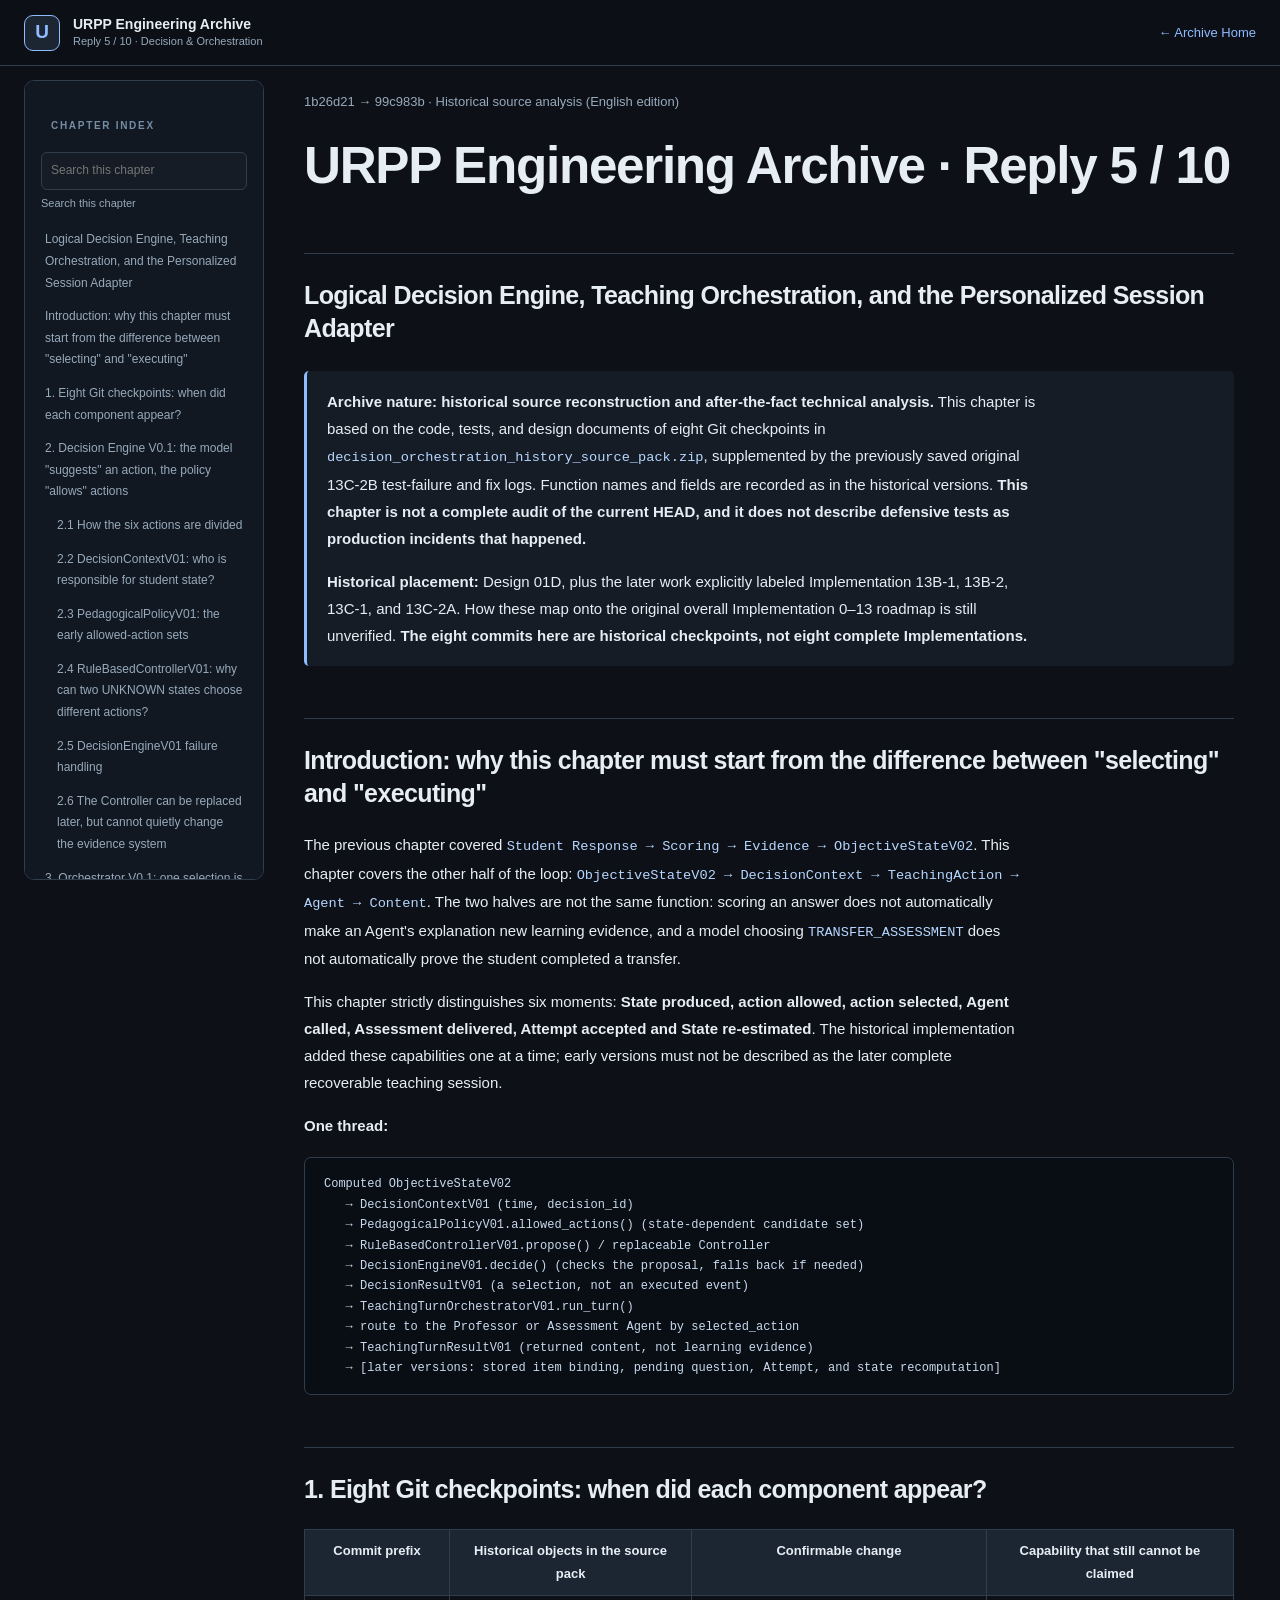
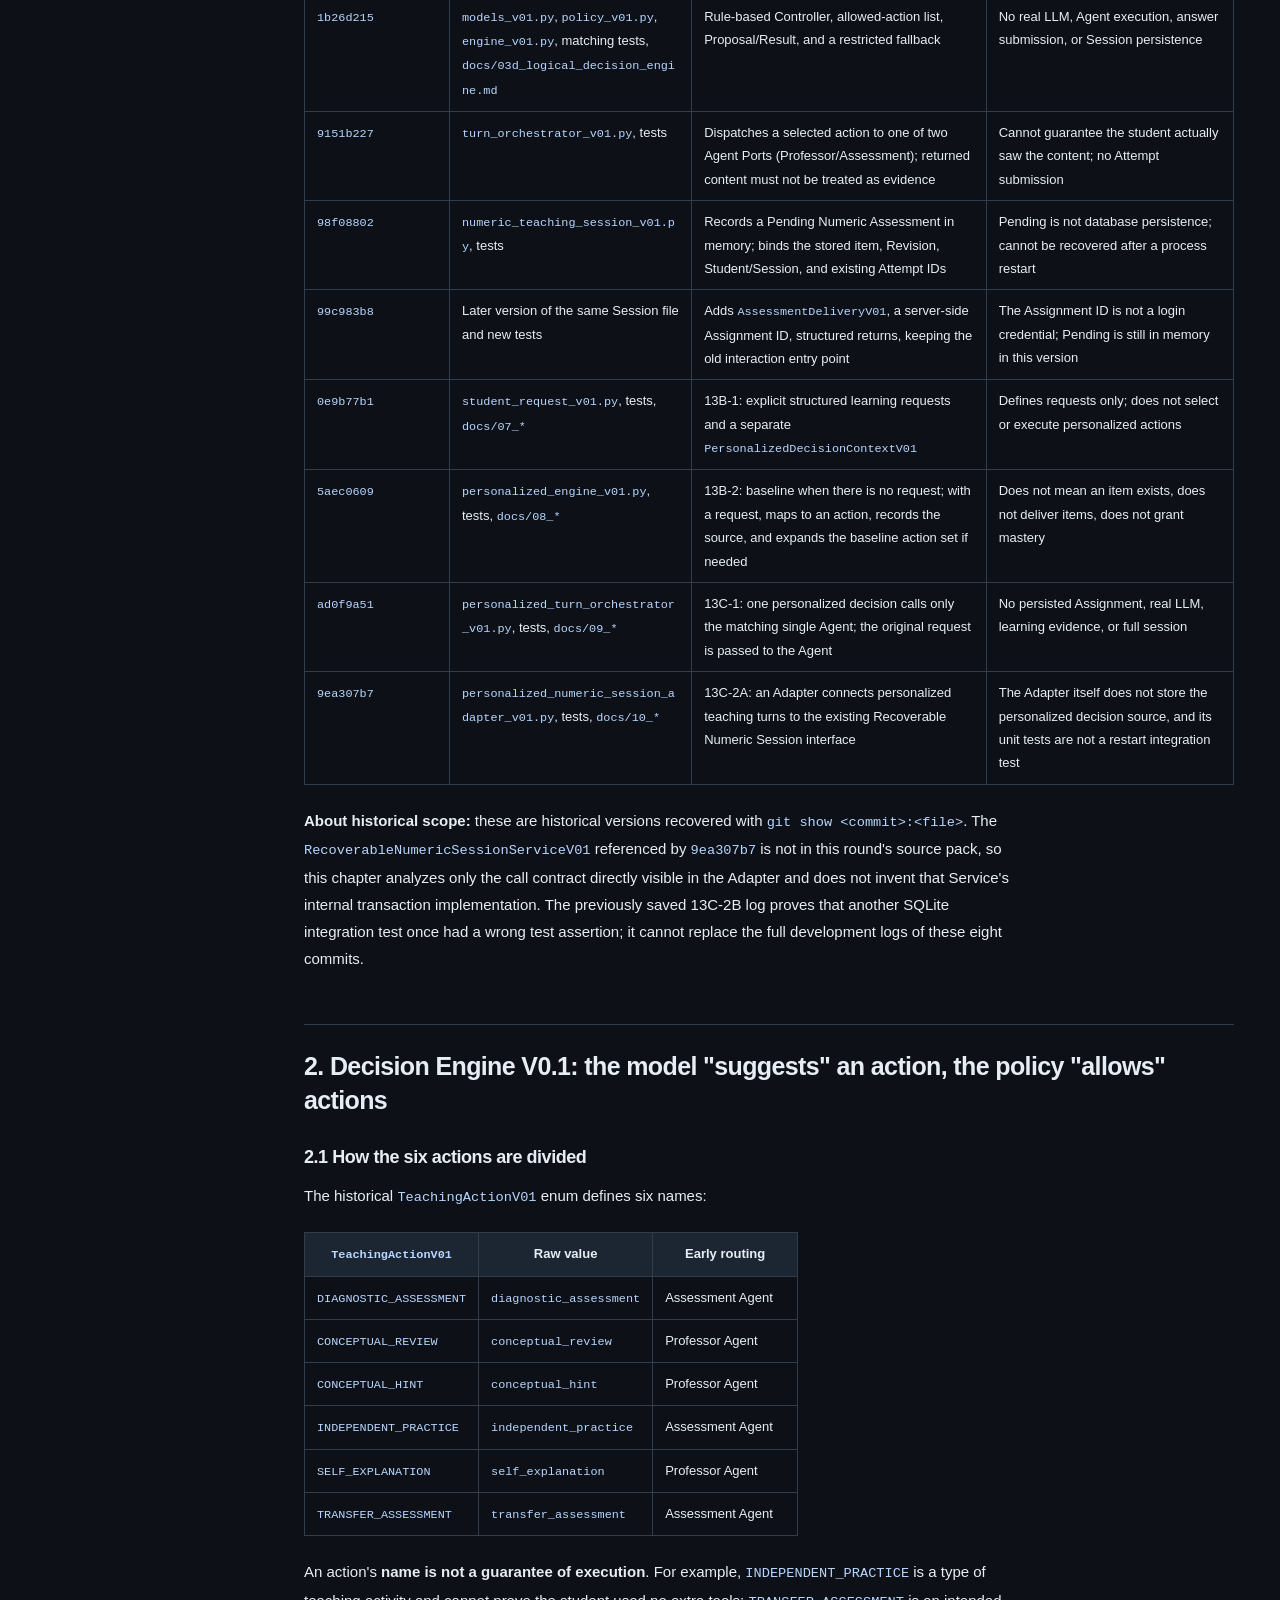
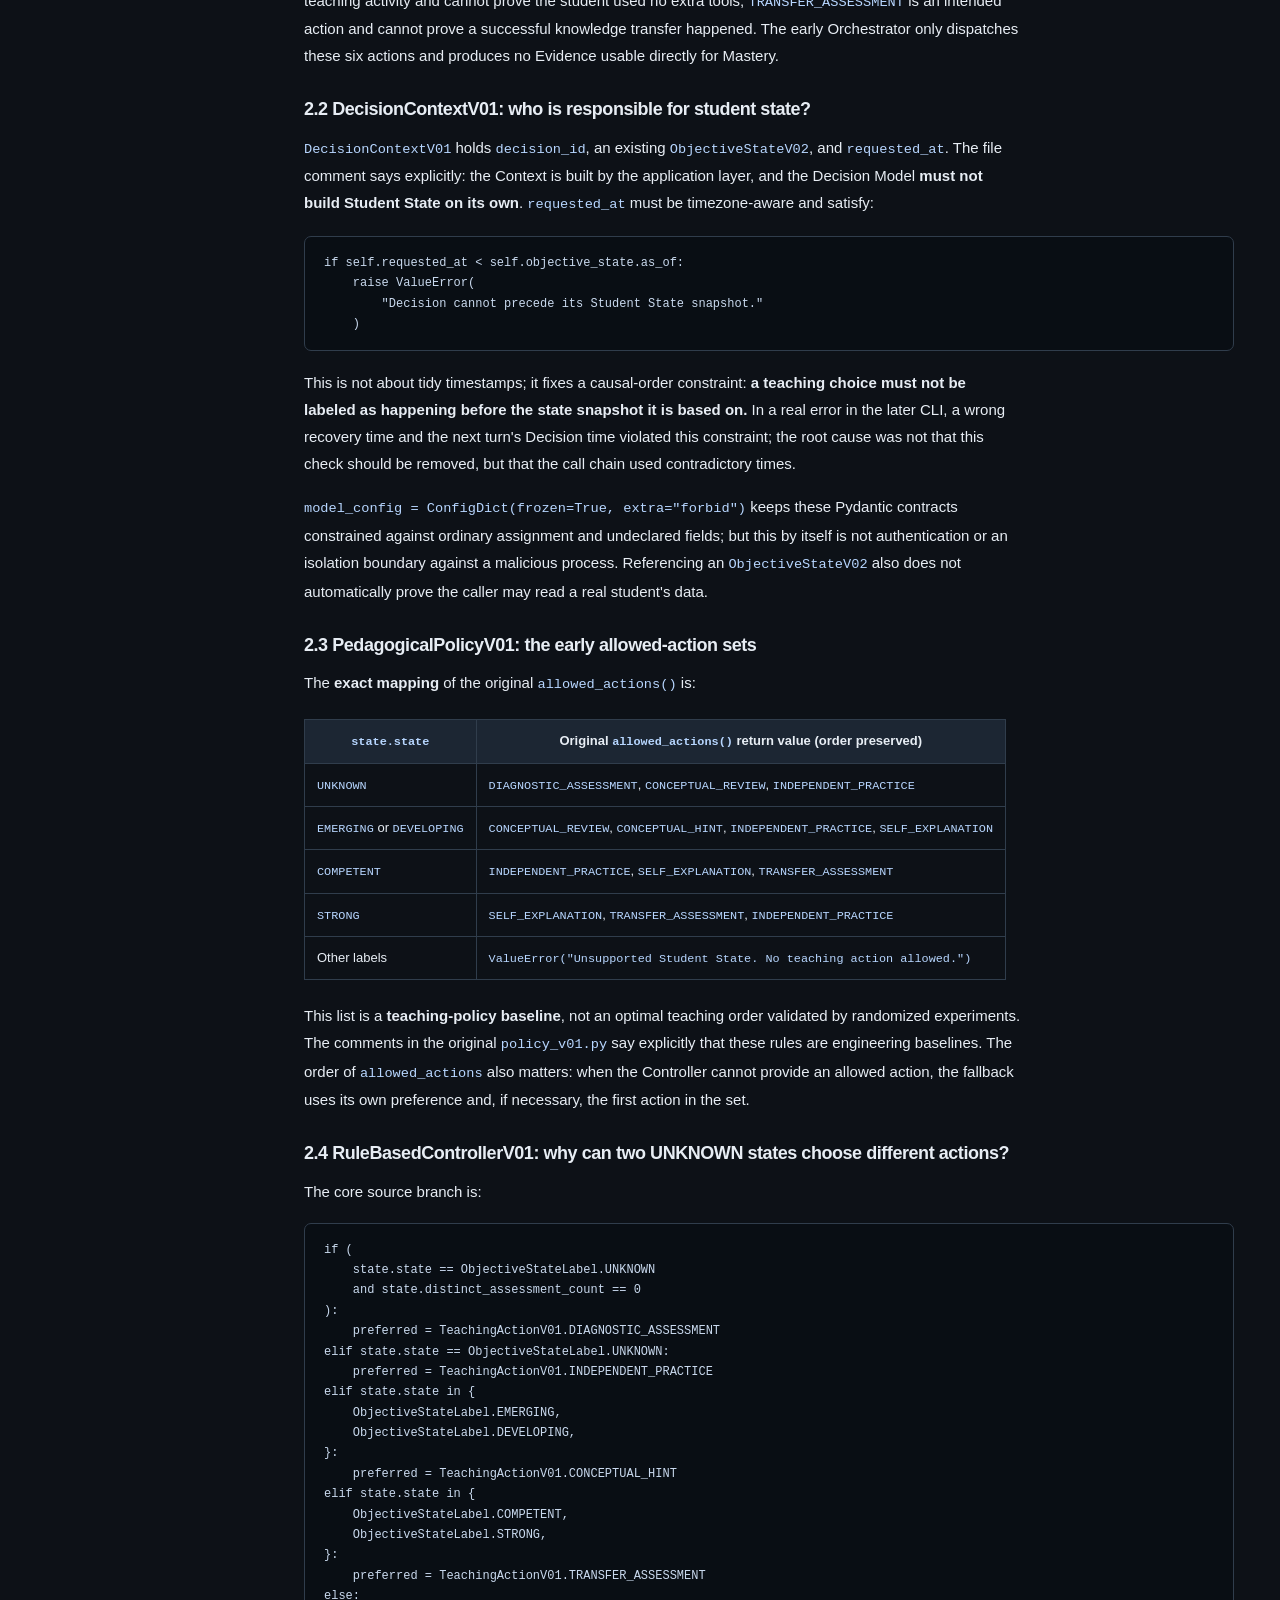
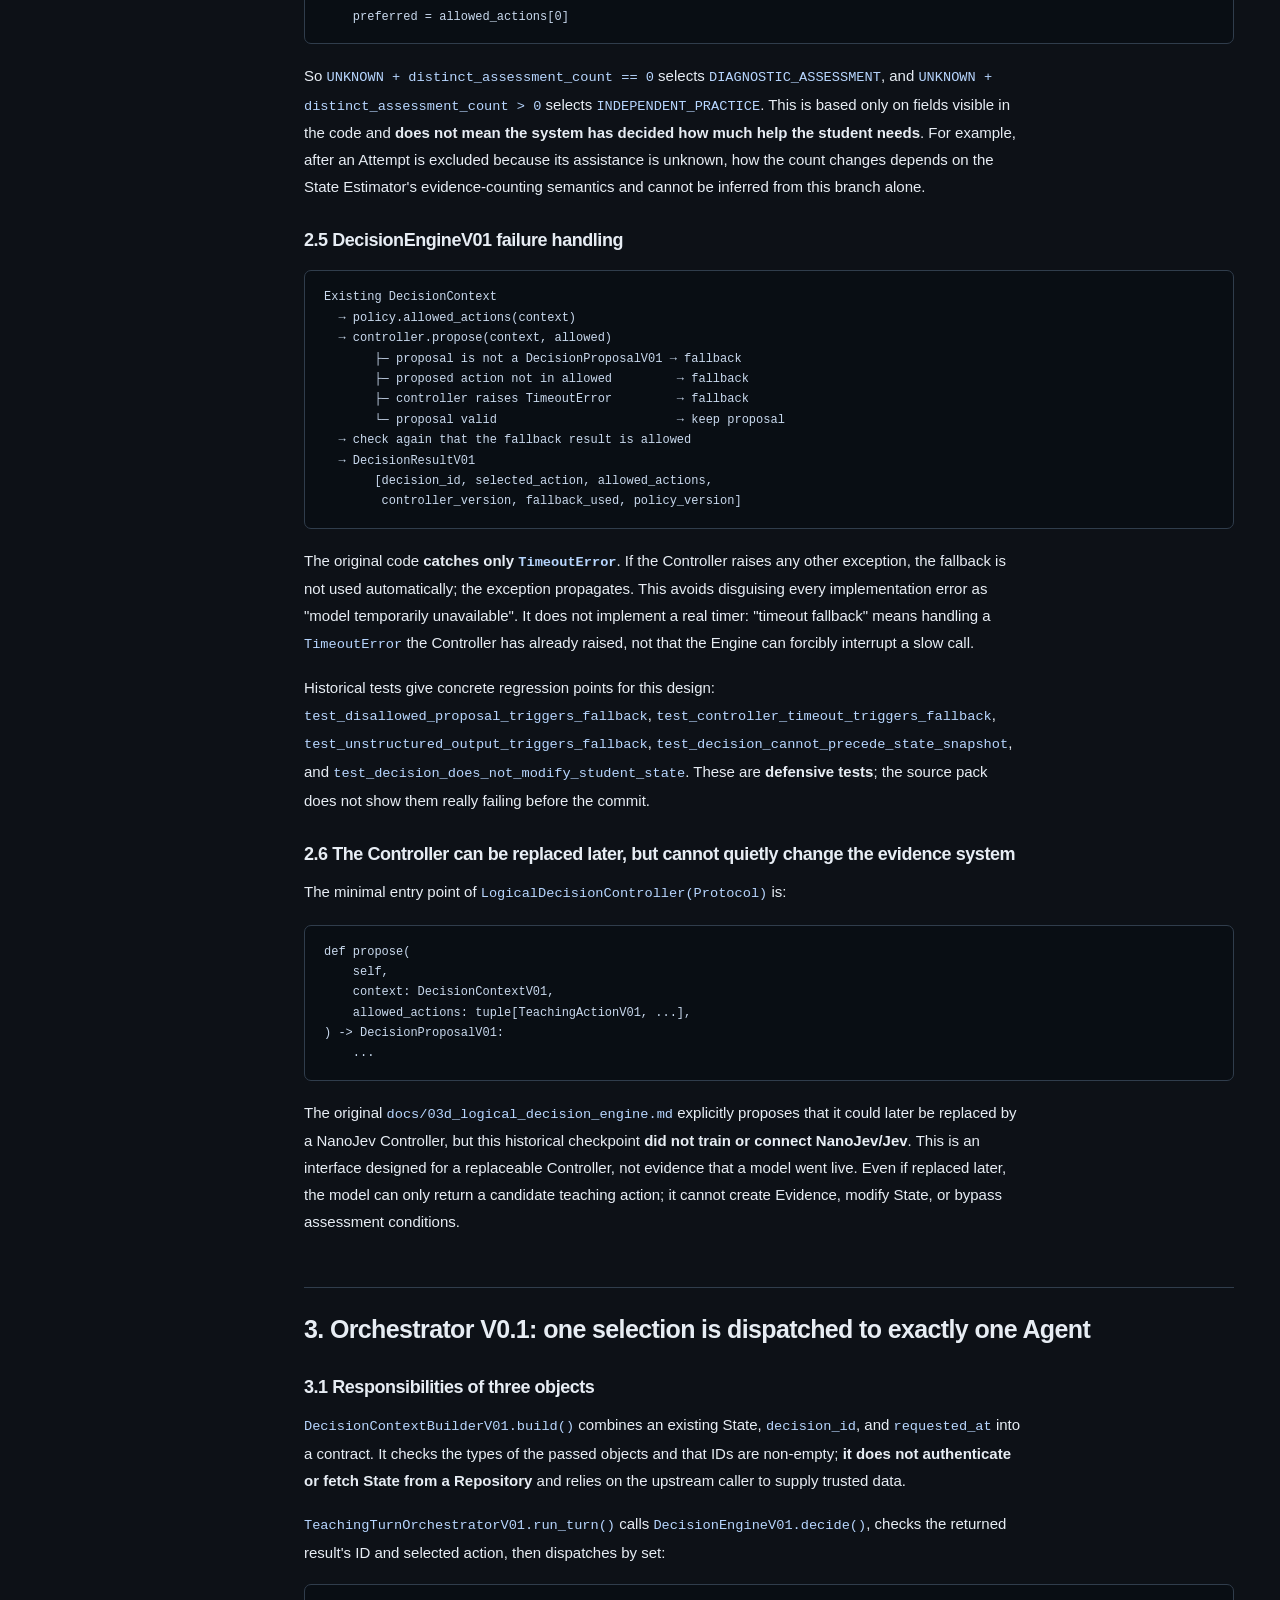
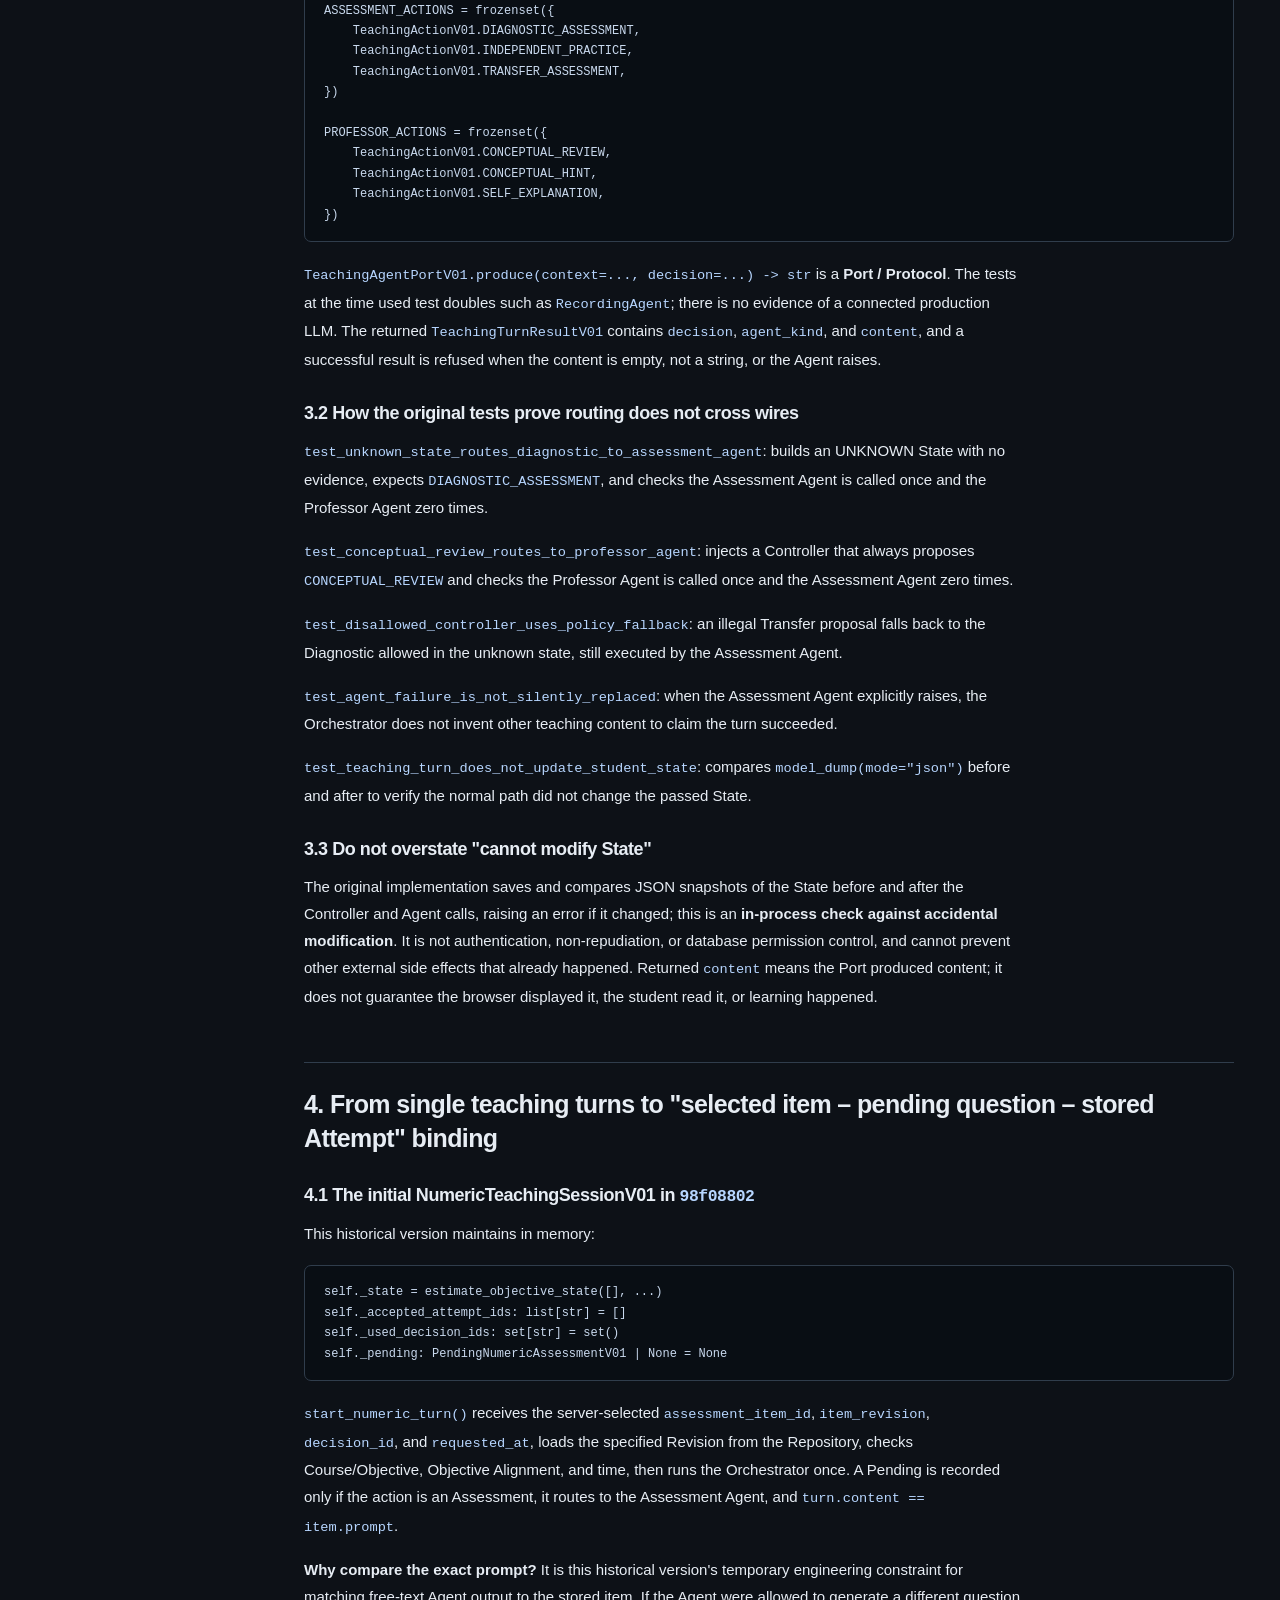
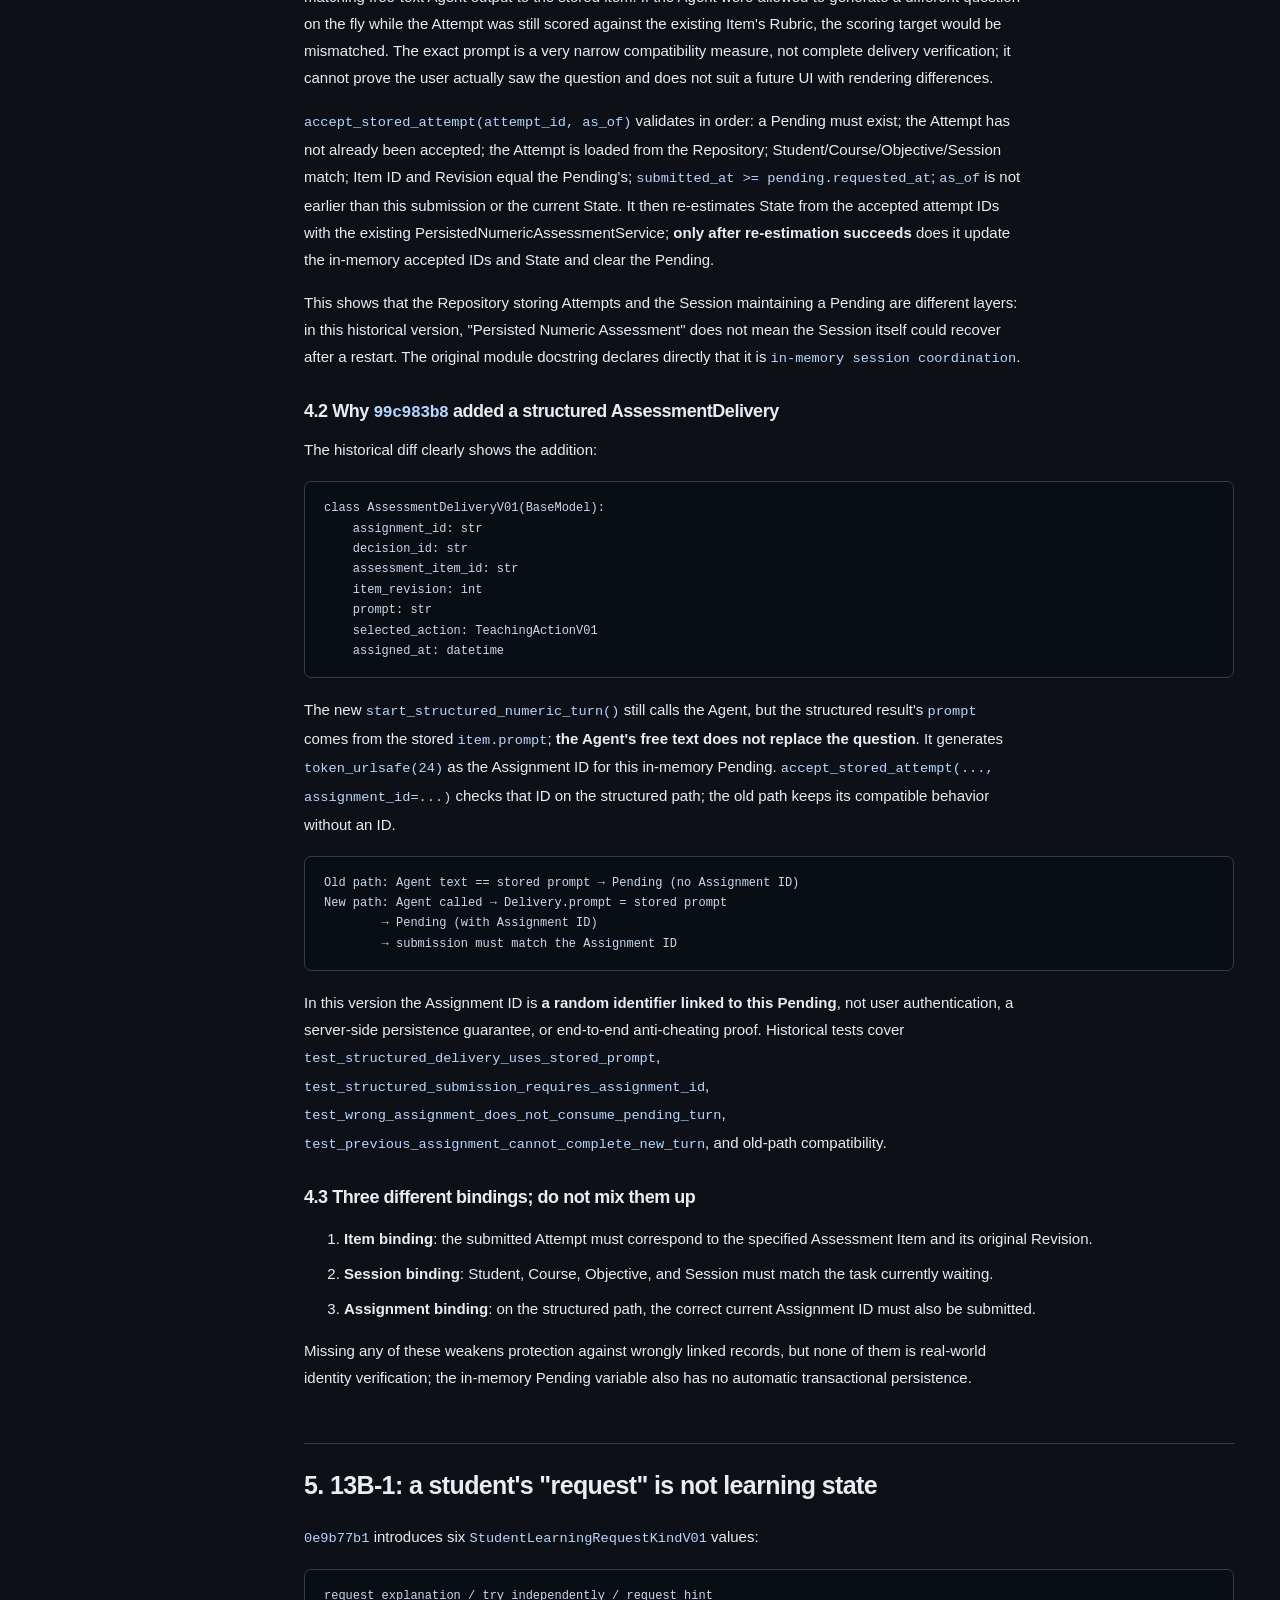
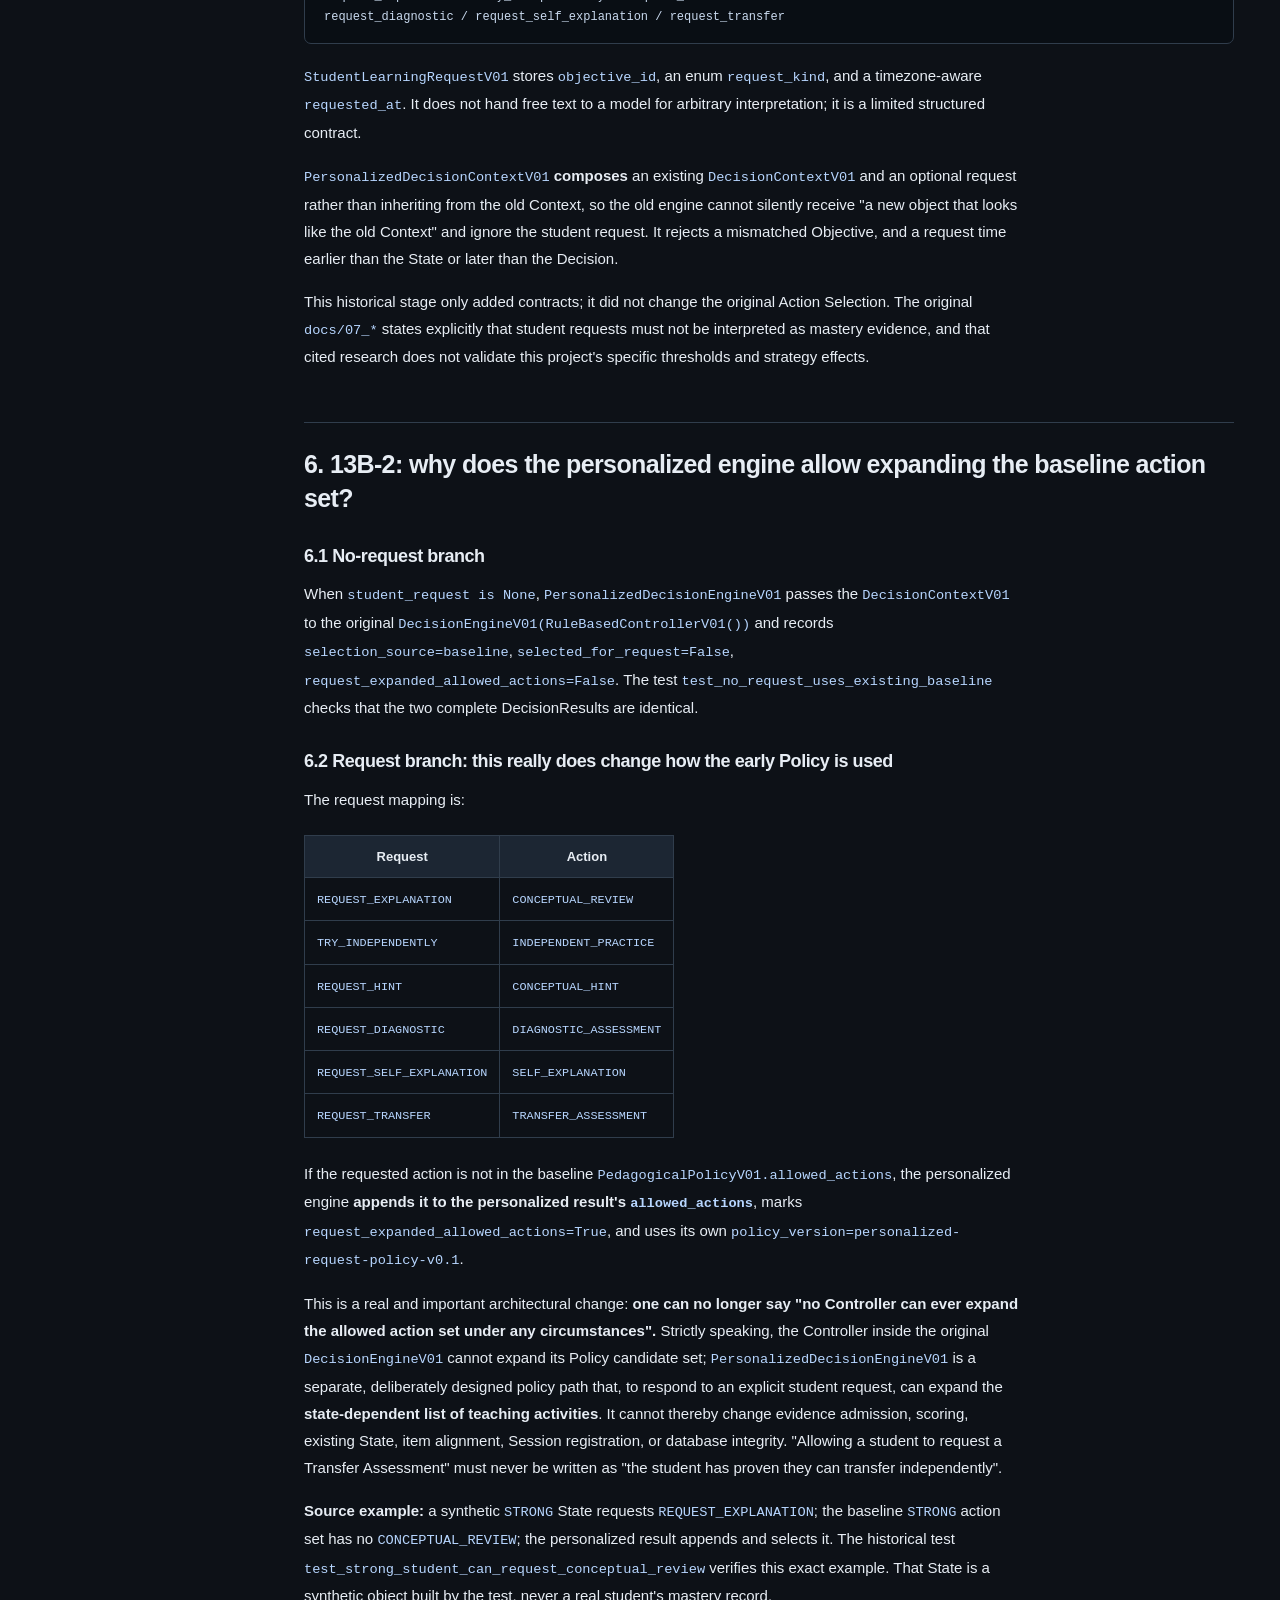
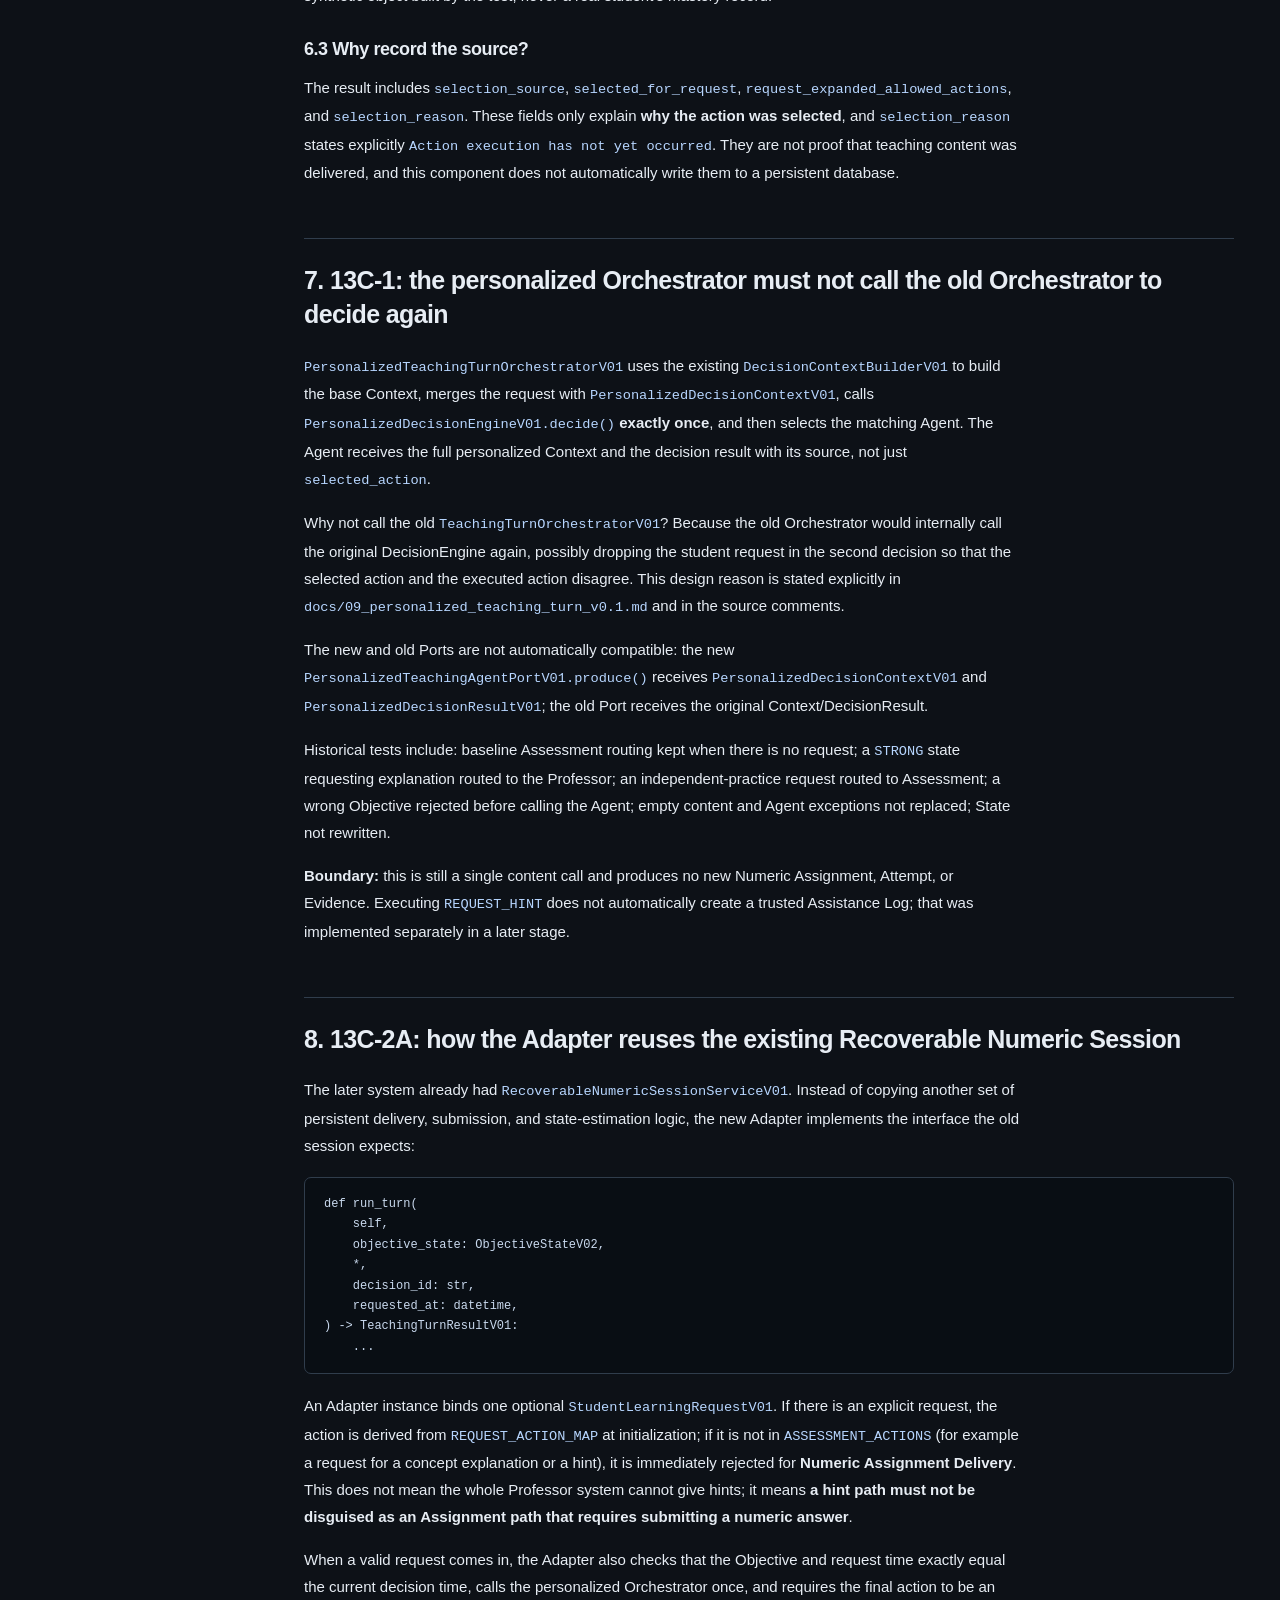
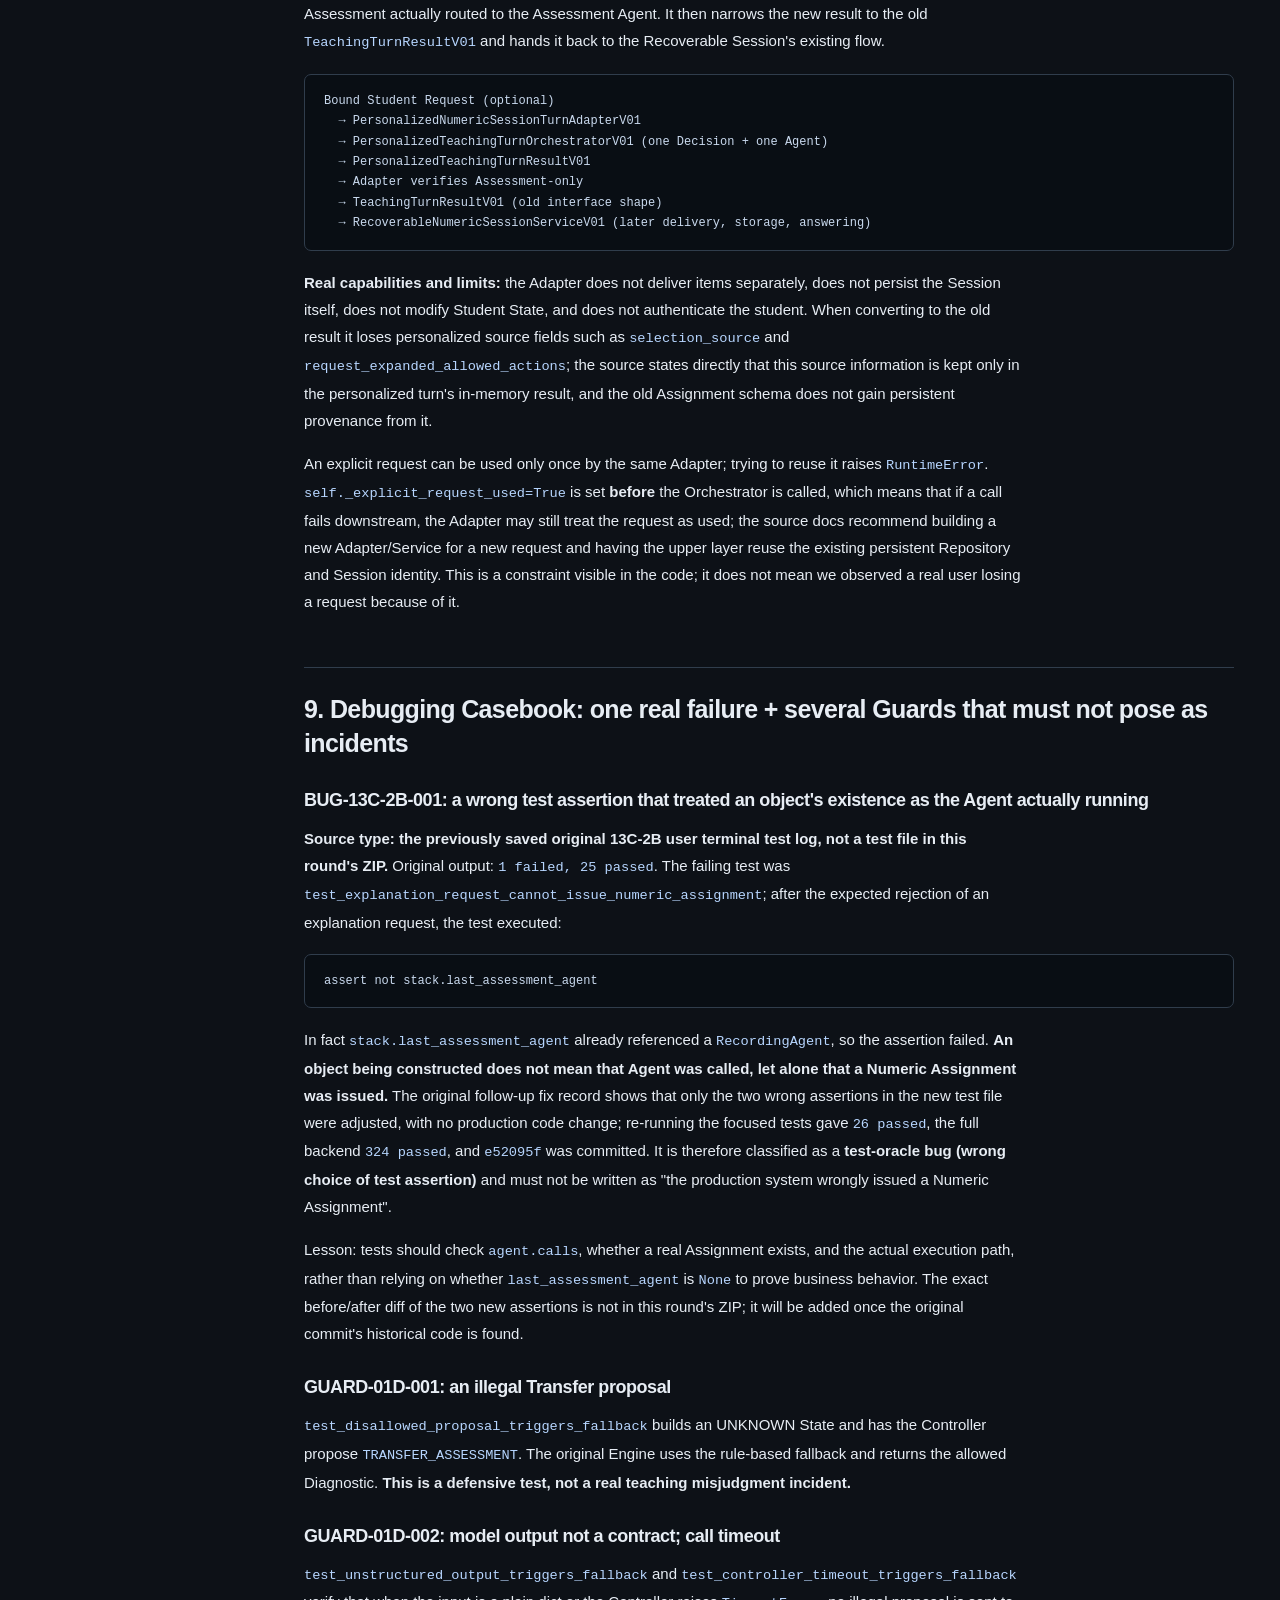
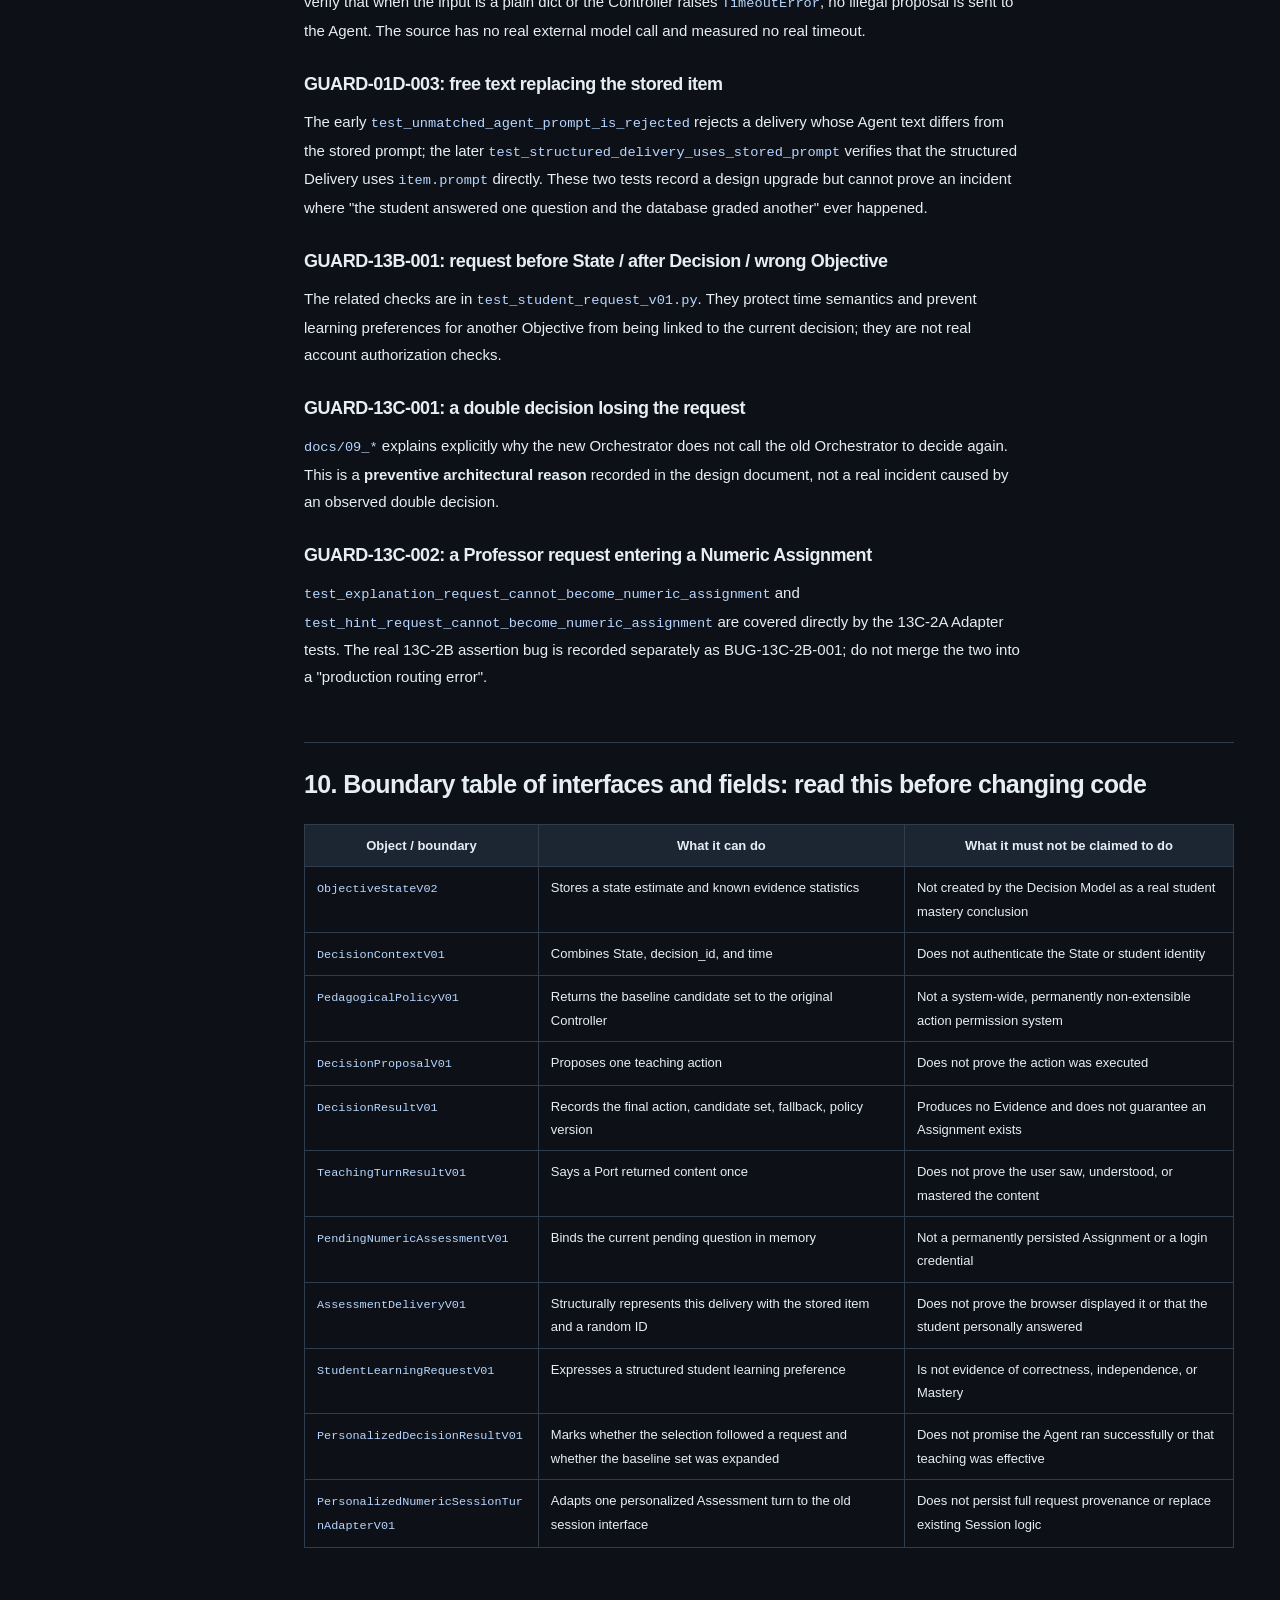
<file: engineering-archive/pages/decision-orchestration-v01.html>
<!doctype html><html lang="en"><head><meta charset="utf-8"><meta name="viewport" content="width=device-width,initial-scale=1"><title>URPP Archive — Decision &amp; Orchestration</title><link rel="stylesheet" href="../assets/styles.css"><style>.chapter-layout{display:grid;grid-template-columns:240px minmax(0,1fr);gap:30px;max-width:1480px;margin:auto;padding:0 24px}.chapter-toc{position:sticky;top:80px;align-self:start;max-height:calc(100vh - 100px);overflow:auto;background:#111821;border:1px solid var(--border);border-radius:10px;padding:16px}.chapter-toc a{display:block;font-size:12px;padding:6px 4px;color:var(--muted)}.chapter-toc a.sub{padding-left:16px}.chapter-toc a:hover{color:var(--accent)}.chapter-toc input{width:100%;box-sizing:border-box;margin:8px 0 4px;padding:7px 9px;border-radius:6px;border:1px solid var(--border);background:var(--surface);color:inherit;font:inherit;font-size:12px}.chapter-toc .hint{font-size:11px;color:var(--muted);margin:0 0 10px}.chapter-article{min-width:0;max-width:950px;padding:24px 10px 80px}.chapter-article h2{margin-top:52px;padding-top:25px;border-top:1px solid var(--border);font-size:25px}.chapter-article h3{margin-top:28px}.chapter-article blockquote{margin:25px 0;padding:17px 20px;border-left:3px solid var(--accent);background:var(--surface);border-radius:5px}.chapter-article blockquote p:last-child{margin-bottom:0}.chapter-article table{width:100%;border-collapse:collapse;display:block;overflow-x:auto;margin:22px 0;font-size:13px}.chapter-article th,.chapter-article td{border:1px solid var(--border);padding:9px 12px;vertical-align:top;min-width:145px}.chapter-article th{background:var(--surface-2)}.chapter-article code:not(pre code){font-size:0.91em;color:#b7d6ff;overflow-wrap:anywhere}.chapter-article pre{white-space:pre;max-width:100%;overflow:auto}.chapter-article p{max-width:86ch}.chapter-article li{margin-bottom:8px}.chapter-article a{overflow-wrap:anywhere}.chapter-intro{font-size:13px;color:var(--muted);margin:0 0 12px}.topbar .chapter-back{font-size:13px}mark.search-hit{background:#ffd76a;color:#111}@media(max-width:1020px){.chapter-layout{display:block}.chapter-toc{position:static;max-height:220px;margin-top:18px}.chapter-article{padding:18px 0 60px}}</style></head><body><header class="topbar"><div class="brand"><span class="brand-symbol">U</span><div><strong>URPP Engineering Archive</strong><small>Reply 5 / 10 · Decision &amp; Orchestration</small></div></div><a class="chapter-back" href="../index.html">← Archive Home</a></header><div class="chapter-layout"><aside class="chapter-toc"><div class="sidebar-heading">CHAPTER INDEX</div><input id="chapter-search" type="search" placeholder="Search this chapter" autocomplete="off"><p id="search-count" class="hint">Search this chapter</p><a class="" href="#section-01">Logical Decision Engine, Teaching Orchestration, and the Personalized Session Adapter</a>
<a class="" href="#section-02">Introduction: why this chapter must start from the difference between &quot;selecting&quot; and &quot;executing&quot;</a>
<a class="" href="#section-03">1. Eight Git checkpoints: when did each component appear?</a>
<a class="" href="#section-04">2. Decision Engine V0.1: the model &quot;suggests&quot; an action, the policy &quot;allows&quot; actions</a>
<a class="sub" href="#section-05">2.1 How the six actions are divided</a>
<a class="sub" href="#section-06">2.2 DecisionContextV01: who is responsible for student state?</a>
<a class="sub" href="#section-07">2.3 PedagogicalPolicyV01: the early allowed-action sets</a>
<a class="sub" href="#section-08">2.4 RuleBasedControllerV01: why can two UNKNOWN states choose different actions?</a>
<a class="sub" href="#section-09">2.5 DecisionEngineV01 failure handling</a>
<a class="sub" href="#section-10">2.6 The Controller can be replaced later, but cannot quietly change the evidence system</a>
<a class="" href="#section-11">3. Orchestrator V0.1: one selection is dispatched to exactly one Agent</a>
<a class="sub" href="#section-12">3.1 Responsibilities of three objects</a>
<a class="sub" href="#section-13">3.2 How the original tests prove routing does not cross wires</a>
<a class="sub" href="#section-14">3.3 Do not overstate &quot;cannot modify State&quot;</a>
<a class="" href="#section-15">4. From single teaching turns to &quot;selected item – pending question – stored Attempt&quot; binding</a>
<a class="sub" href="#section-16">4.1 The initial NumericTeachingSessionV01 in 98f08802</a>
<a class="sub" href="#section-17">4.2 Why 99c983b8 added a structured AssessmentDelivery</a>
<a class="sub" href="#section-18">4.3 Three different bindings; do not mix them up</a>
<a class="" href="#section-19">5. 13B-1: a student&#x27;s &quot;request&quot; is not learning state</a>
<a class="" href="#section-20">6. 13B-2: why does the personalized engine allow expanding the baseline action set?</a>
<a class="sub" href="#section-21">6.1 No-request branch</a>
<a class="sub" href="#section-22">6.2 Request branch: this really does change how the early Policy is used</a>
<a class="sub" href="#section-23">6.3 Why record the source?</a>
<a class="" href="#section-24">7. 13C-1: the personalized Orchestrator must not call the old Orchestrator to decide again</a>
<a class="" href="#section-25">8. 13C-2A: how the Adapter reuses the existing Recoverable Numeric Session</a>
<a class="" href="#section-26">9. Debugging Casebook: one real failure + several Guards that must not pose as incidents</a>
<a class="sub" href="#section-27">BUG-13C-2B-001: a wrong test assertion that treated an object&#x27;s existence as the Agent actually running</a>
<a class="sub" href="#section-28">GUARD-01D-001: an illegal Transfer proposal</a>
<a class="sub" href="#section-29">GUARD-01D-002: model output not a contract; call timeout</a>
<a class="sub" href="#section-30">GUARD-01D-003: free text replacing the stored item</a>
<a class="sub" href="#section-31">GUARD-13B-001: request before State / after Decision / wrong Objective</a>
<a class="sub" href="#section-32">GUARD-13C-001: a double decision losing the request</a>
<a class="sub" href="#section-33">GUARD-13C-002: a Professor request entering a Numeric Assignment</a>
<a class="" href="#section-34">10. Boundary table of interfaces and fields: read this before changing code</a>
<a class="" href="#section-35">11. How to explain contradictions between old and new designs, without forcing them to agree</a>
<a class="" href="#section-36">12. Source index, reproducible checks, and unrecovered facts</a>
<a class="" href="#section-37">13. Five conclusions to remember before the next chapters</a><hr style="border:0;border-top:1px solid var(--border)"><a href="../chapters/decision-orchestration-v01.md">Markdown source</a><a href="../evidence/decision_orchestration_history_source_pack.zip">Original source pack</a><a href="../evidence/reply5_chapter_source_index.json">Source index (JSON)</a></aside><main class="chapter-article"><p class="chapter-intro">1b26d21 → 99c983b · Historical source analysis (English edition)</p><h1 id="chapter-title">URPP Engineering Archive · Reply 5 / 10</h1>
<h2 id="section-01">Logical Decision Engine, Teaching Orchestration, and the Personalized Session Adapter</h2>
<blockquote>
<p><strong>Archive nature: historical source reconstruction and after-the-fact technical analysis.</strong> This chapter is based on the code, tests, and design documents of eight Git checkpoints in <code>decision_orchestration_history_source_pack.zip</code>, supplemented by the previously saved original 13C-2B test-failure and fix logs. Function names and fields are recorded as in the historical versions. <strong>This chapter is not a complete audit of the current HEAD, and it does not describe defensive tests as production incidents that happened.</strong></p>
<p><strong>Historical placement:</strong> Design 01D, plus the later work explicitly labeled Implementation 13B-1, 13B-2, 13C-1, and 13C-2A. How these map onto the original overall Implementation 0–13 roadmap is still unverified. <strong>The eight commits here are historical checkpoints, not eight complete Implementations.</strong></p>
</blockquote>
<h2 id="section-02">Introduction: why this chapter must start from the difference between "selecting" and "executing"</h2>
<p>The previous chapter covered <code>Student Response → Scoring → Evidence → ObjectiveStateV02</code>. This chapter covers the other half of the loop: <code>ObjectiveStateV02 → DecisionContext → TeachingAction → Agent → Content</code>. The two halves are not the same function: scoring an answer does not automatically make an Agent's explanation new learning evidence, and a model choosing <code>TRANSFER_ASSESSMENT</code> does not automatically prove the student completed a transfer.</p>
<p>This chapter strictly distinguishes six moments: <strong>State produced, action allowed, action selected, Agent called, Assessment delivered, Attempt accepted and State re-estimated</strong>. The historical implementation added these capabilities one at a time; early versions must not be described as the later complete recoverable teaching session.</p>
<p><strong>One thread:</strong></p>
<pre><code class="language-text">Computed ObjectiveStateV02
   → DecisionContextV01 (time, decision_id)
   → PedagogicalPolicyV01.allowed_actions() (state-dependent candidate set)
   → RuleBasedControllerV01.propose() / replaceable Controller
   → DecisionEngineV01.decide() (checks the proposal, falls back if needed)
   → DecisionResultV01 (a selection, not an executed event)
   → TeachingTurnOrchestratorV01.run_turn()
   → route to the Professor or Assessment Agent by selected_action
   → TeachingTurnResultV01 (returned content, not learning evidence)
   → [later versions: stored item binding, pending question, Attempt, and state recomputation]
</code></pre>
<h2 id="section-03">1. Eight Git checkpoints: when did each component appear?</h2>
<table>
<thead>
<tr>
<th>Commit prefix</th>
<th>Historical objects in the source pack</th>
<th>Confirmable change</th>
<th>Capability that still cannot be claimed</th>
</tr>
</thead>
<tbody>
<tr>
<td><code>1b26d215</code></td>
<td><code>models_v01.py</code>, <code>policy_v01.py</code>, <code>engine_v01.py</code>, matching tests, <code>docs/03d_logical_decision_engine.md</code></td>
<td>Rule-based Controller, allowed-action list, Proposal/Result, and a restricted fallback</td>
<td>No real LLM, Agent execution, answer submission, or Session persistence</td>
</tr>
<tr>
<td><code>9151b227</code></td>
<td><code>turn_orchestrator_v01.py</code>, tests</td>
<td>Dispatches a selected action to one of two Agent Ports (Professor/Assessment); returned content must not be treated as evidence</td>
<td>Cannot guarantee the student actually saw the content; no Attempt submission</td>
</tr>
<tr>
<td><code>98f08802</code></td>
<td><code>numeric_teaching_session_v01.py</code>, tests</td>
<td>Records a Pending Numeric Assessment in memory; binds the stored item, Revision, Student/Session, and existing Attempt IDs</td>
<td>Pending is not database persistence; cannot be recovered after a process restart</td>
</tr>
<tr>
<td><code>99c983b8</code></td>
<td>Later version of the same Session file and new tests</td>
<td>Adds <code>AssessmentDeliveryV01</code>, a server-side Assignment ID, structured returns, keeping the old interaction entry point</td>
<td>The Assignment ID is not a login credential; Pending is still in memory in this version</td>
</tr>
<tr>
<td><code>0e9b77b1</code></td>
<td><code>student_request_v01.py</code>, tests, <code>docs/07_*</code></td>
<td>13B-1: explicit structured learning requests and a separate <code>PersonalizedDecisionContextV01</code></td>
<td>Defines requests only; does not select or execute personalized actions</td>
</tr>
<tr>
<td><code>5aec0609</code></td>
<td><code>personalized_engine_v01.py</code>, tests, <code>docs/08_*</code></td>
<td>13B-2: baseline when there is no request; with a request, maps to an action, records the source, and expands the baseline action set if needed</td>
<td>Does not mean an item exists, does not deliver items, does not grant mastery</td>
</tr>
<tr>
<td><code>ad0f9a51</code></td>
<td><code>personalized_turn_orchestrator_v01.py</code>, tests, <code>docs/09_*</code></td>
<td>13C-1: one personalized decision calls only the matching single Agent; the original request is passed to the Agent</td>
<td>No persisted Assignment, real LLM, learning evidence, or full session</td>
</tr>
<tr>
<td><code>9ea307b7</code></td>
<td><code>personalized_numeric_session_adapter_v01.py</code>, tests, <code>docs/10_*</code></td>
<td>13C-2A: an Adapter connects personalized teaching turns to the existing Recoverable Numeric Session interface</td>
<td>The Adapter itself does not store the personalized decision source, and its unit tests are not a restart integration test</td>
</tr>
</tbody>
</table>
<p><strong>About historical scope:</strong> these are historical versions recovered with <code>git show &lt;commit&gt;:&lt;file&gt;</code>. The <code>RecoverableNumericSessionServiceV01</code> referenced by <code>9ea307b7</code> is not in this round's source pack, so this chapter analyzes only the call contract directly visible in the Adapter and does not invent that Service's internal transaction implementation. The previously saved 13C-2B log proves that another SQLite integration test once had a wrong test assertion; it cannot replace the full development logs of these eight commits.</p>
<h2 id="section-04">2. Decision Engine V0.1: the model "suggests" an action, the policy "allows" actions</h2>
<h3 id="section-05">2.1 How the six actions are divided</h3>
<p>The historical <code>TeachingActionV01</code> enum defines six names:</p>
<table>
<thead>
<tr>
<th><code>TeachingActionV01</code></th>
<th>Raw value</th>
<th>Early routing</th>
</tr>
</thead>
<tbody>
<tr>
<td><code>DIAGNOSTIC_ASSESSMENT</code></td>
<td><code>diagnostic_assessment</code></td>
<td>Assessment Agent</td>
</tr>
<tr>
<td><code>CONCEPTUAL_REVIEW</code></td>
<td><code>conceptual_review</code></td>
<td>Professor Agent</td>
</tr>
<tr>
<td><code>CONCEPTUAL_HINT</code></td>
<td><code>conceptual_hint</code></td>
<td>Professor Agent</td>
</tr>
<tr>
<td><code>INDEPENDENT_PRACTICE</code></td>
<td><code>independent_practice</code></td>
<td>Assessment Agent</td>
</tr>
<tr>
<td><code>SELF_EXPLANATION</code></td>
<td><code>self_explanation</code></td>
<td>Professor Agent</td>
</tr>
<tr>
<td><code>TRANSFER_ASSESSMENT</code></td>
<td><code>transfer_assessment</code></td>
<td>Assessment Agent</td>
</tr>
</tbody>
</table>
<p>An action's <strong>name is not a guarantee of execution</strong>. For example, <code>INDEPENDENT_PRACTICE</code> is a type of teaching activity and cannot prove the student used no extra tools; <code>TRANSFER_ASSESSMENT</code> is an intended action and cannot prove a successful knowledge transfer happened. The early Orchestrator only dispatches these six actions and produces no Evidence usable directly for Mastery.</p>
<h3 id="section-06">2.2 DecisionContextV01: who is responsible for student state?</h3>
<p><code>DecisionContextV01</code> holds <code>decision_id</code>, an existing <code>ObjectiveStateV02</code>, and <code>requested_at</code>. The file comment says explicitly: the Context is built by the application layer, and the Decision Model <strong>must not build Student State on its own</strong>. <code>requested_at</code> must be timezone-aware and satisfy:</p>
<pre><code class="language-python">if self.requested_at &lt; self.objective_state.as_of:
    raise ValueError(
        &quot;Decision cannot precede its Student State snapshot.&quot;
    )
</code></pre>
<p>This is not about tidy timestamps; it fixes a causal-order constraint: <strong>a teaching choice must not be labeled as happening before the state snapshot it is based on.</strong> In a real error in the later CLI, a wrong recovery time and the next turn's Decision time violated this constraint; the root cause was not that this check should be removed, but that the call chain used contradictory times.</p>
<p><code>model_config = ConfigDict(frozen=True, extra="forbid")</code> keeps these Pydantic contracts constrained against ordinary assignment and undeclared fields; but this by itself is not authentication or an isolation boundary against a malicious process. Referencing an <code>ObjectiveStateV02</code> also does not automatically prove the caller may read a real student's data.</p>
<h3 id="section-07">2.3 PedagogicalPolicyV01: the early allowed-action sets</h3>
<p>The <strong>exact mapping</strong> of the original <code>allowed_actions()</code> is:</p>
<table>
<thead>
<tr>
<th><code>state.state</code></th>
<th>Original <code>allowed_actions()</code> return value (order preserved)</th>
</tr>
</thead>
<tbody>
<tr>
<td><code>UNKNOWN</code></td>
<td><code>DIAGNOSTIC_ASSESSMENT</code>, <code>CONCEPTUAL_REVIEW</code>, <code>INDEPENDENT_PRACTICE</code></td>
</tr>
<tr>
<td><code>EMERGING</code> or <code>DEVELOPING</code></td>
<td><code>CONCEPTUAL_REVIEW</code>, <code>CONCEPTUAL_HINT</code>, <code>INDEPENDENT_PRACTICE</code>, <code>SELF_EXPLANATION</code></td>
</tr>
<tr>
<td><code>COMPETENT</code></td>
<td><code>INDEPENDENT_PRACTICE</code>, <code>SELF_EXPLANATION</code>, <code>TRANSFER_ASSESSMENT</code></td>
</tr>
<tr>
<td><code>STRONG</code></td>
<td><code>SELF_EXPLANATION</code>, <code>TRANSFER_ASSESSMENT</code>, <code>INDEPENDENT_PRACTICE</code></td>
</tr>
<tr>
<td>Other labels</td>
<td><code>ValueError("Unsupported Student State. No teaching action allowed.")</code></td>
</tr>
</tbody>
</table>
<p>This list is a <strong>teaching-policy baseline</strong>, not an optimal teaching order validated by randomized experiments. The comments in the original <code>policy_v01.py</code> say explicitly that these rules are engineering baselines. The order of <code>allowed_actions</code> also matters: when the Controller cannot provide an allowed action, the fallback uses its own preference and, if necessary, the first action in the set.</p>
<h3 id="section-08">2.4 RuleBasedControllerV01: why can two UNKNOWN states choose different actions?</h3>
<p>The core source branch is:</p>
<pre><code class="language-python">if (
    state.state == ObjectiveStateLabel.UNKNOWN
    and state.distinct_assessment_count == 0
):
    preferred = TeachingActionV01.DIAGNOSTIC_ASSESSMENT
elif state.state == ObjectiveStateLabel.UNKNOWN:
    preferred = TeachingActionV01.INDEPENDENT_PRACTICE
elif state.state in {
    ObjectiveStateLabel.EMERGING,
    ObjectiveStateLabel.DEVELOPING,
}:
    preferred = TeachingActionV01.CONCEPTUAL_HINT
elif state.state in {
    ObjectiveStateLabel.COMPETENT,
    ObjectiveStateLabel.STRONG,
}:
    preferred = TeachingActionV01.TRANSFER_ASSESSMENT
else:
    preferred = allowed_actions[0]
</code></pre>
<p>So <code>UNKNOWN + distinct_assessment_count == 0</code> selects <code>DIAGNOSTIC_ASSESSMENT</code>, and <code>UNKNOWN + distinct_assessment_count &gt; 0</code> selects <code>INDEPENDENT_PRACTICE</code>. This is based only on fields visible in the code and <strong>does not mean the system has decided how much help the student needs</strong>. For example, after an Attempt is excluded because its assistance is unknown, how the count changes depends on the State Estimator's evidence-counting semantics and cannot be inferred from this branch alone.</p>
<h3 id="section-09">2.5 DecisionEngineV01 failure handling</h3>
<pre><code class="language-text">Existing DecisionContext
  → policy.allowed_actions(context)
  → controller.propose(context, allowed)
       ├─ proposal is not a DecisionProposalV01 → fallback
       ├─ proposed action not in allowed         → fallback
       ├─ controller raises TimeoutError         → fallback
       └─ proposal valid                         → keep proposal
  → check again that the fallback result is allowed
  → DecisionResultV01
       [decision_id, selected_action, allowed_actions,
        controller_version, fallback_used, policy_version]
</code></pre>
<p>The original code <strong>catches only <code>TimeoutError</code></strong>. If the Controller raises any other exception, the fallback is not used automatically; the exception propagates. This avoids disguising every implementation error as "model temporarily unavailable". It does not implement a real timer: "timeout fallback" means handling a <code>TimeoutError</code> the Controller has already raised, not that the Engine can forcibly interrupt a slow call.</p>
<p>Historical tests give concrete regression points for this design: <code>test_disallowed_proposal_triggers_fallback</code>, <code>test_controller_timeout_triggers_fallback</code>, <code>test_unstructured_output_triggers_fallback</code>, <code>test_decision_cannot_precede_state_snapshot</code>, and <code>test_decision_does_not_modify_student_state</code>. These are <strong>defensive tests</strong>; the source pack does not show them really failing before the commit.</p>
<h3 id="section-10">2.6 The Controller can be replaced later, but cannot quietly change the evidence system</h3>
<p>The minimal entry point of <code>LogicalDecisionController(Protocol)</code> is:</p>
<pre><code class="language-python">def propose(
    self,
    context: DecisionContextV01,
    allowed_actions: tuple[TeachingActionV01, ...],
) -&gt; DecisionProposalV01:
    ...
</code></pre>
<p>The original <code>docs/03d_logical_decision_engine.md</code> explicitly proposes that it could later be replaced by a NanoJev Controller, but this historical checkpoint <strong>did not train or connect NanoJev/Jev</strong>. This is an interface designed for a replaceable Controller, not evidence that a model went live. Even if replaced later, the model can only return a candidate teaching action; it cannot create Evidence, modify State, or bypass assessment conditions.</p>
<h2 id="section-11">3. Orchestrator V0.1: one selection is dispatched to exactly one Agent</h2>
<h3 id="section-12">3.1 Responsibilities of three objects</h3>
<p><code>DecisionContextBuilderV01.build()</code> combines an existing State, <code>decision_id</code>, and <code>requested_at</code> into a contract. It checks the types of the passed objects and that IDs are non-empty; <strong>it does not authenticate or fetch State from a Repository</strong> and relies on the upstream caller to supply trusted data.</p>
<p><code>TeachingTurnOrchestratorV01.run_turn()</code> calls <code>DecisionEngineV01.decide()</code>, checks the returned result's ID and selected action, then dispatches by set:</p>
<pre><code class="language-python">ASSESSMENT_ACTIONS = frozenset({
    TeachingActionV01.DIAGNOSTIC_ASSESSMENT,
    TeachingActionV01.INDEPENDENT_PRACTICE,
    TeachingActionV01.TRANSFER_ASSESSMENT,
})

PROFESSOR_ACTIONS = frozenset({
    TeachingActionV01.CONCEPTUAL_REVIEW,
    TeachingActionV01.CONCEPTUAL_HINT,
    TeachingActionV01.SELF_EXPLANATION,
})
</code></pre>
<p><code>TeachingAgentPortV01.produce(context=..., decision=...) -&gt; str</code> is a <strong>Port / Protocol</strong>. The tests at the time used test doubles such as <code>RecordingAgent</code>; there is no evidence of a connected production LLM. The returned <code>TeachingTurnResultV01</code> contains <code>decision</code>, <code>agent_kind</code>, and <code>content</code>, and a successful result is refused when the content is empty, not a string, or the Agent raises.</p>
<h3 id="section-13">3.2 How the original tests prove routing does not cross wires</h3>
<p><code>test_unknown_state_routes_diagnostic_to_assessment_agent</code>: builds an UNKNOWN State with no evidence, expects <code>DIAGNOSTIC_ASSESSMENT</code>, and checks the Assessment Agent is called once and the Professor Agent zero times.</p>
<p><code>test_conceptual_review_routes_to_professor_agent</code>: injects a Controller that always proposes <code>CONCEPTUAL_REVIEW</code> and checks the Professor Agent is called once and the Assessment Agent zero times.</p>
<p><code>test_disallowed_controller_uses_policy_fallback</code>: an illegal Transfer proposal falls back to the Diagnostic allowed in the unknown state, still executed by the Assessment Agent.</p>
<p><code>test_agent_failure_is_not_silently_replaced</code>: when the Assessment Agent explicitly raises, the Orchestrator does not invent other teaching content to claim the turn succeeded.</p>
<p><code>test_teaching_turn_does_not_update_student_state</code>: compares <code>model_dump(mode="json")</code> before and after to verify the normal path did not change the passed State.</p>
<h3 id="section-14">3.3 Do not overstate "cannot modify State"</h3>
<p>The original implementation saves and compares JSON snapshots of the State before and after the Controller and Agent calls, raising an error if it changed; this is an <strong>in-process check against accidental modification</strong>. It is not authentication, non-repudiation, or database permission control, and cannot prevent other external side effects that already happened. Returned <code>content</code> means the Port produced content; it does not guarantee the browser displayed it, the student read it, or learning happened.</p>
<h2 id="section-15">4. From single teaching turns to "selected item – pending question – stored Attempt" binding</h2>
<h3 id="section-16">4.1 The initial NumericTeachingSessionV01 in <code>98f08802</code></h3>
<p>This historical version maintains in memory:</p>
<pre><code class="language-python">self._state = estimate_objective_state([], ...)
self._accepted_attempt_ids: list[str] = []
self._used_decision_ids: set[str] = set()
self._pending: PendingNumericAssessmentV01 | None = None
</code></pre>
<p><code>start_numeric_turn()</code> receives the server-selected <code>assessment_item_id</code>, <code>item_revision</code>, <code>decision_id</code>, and <code>requested_at</code>, loads the specified Revision from the Repository, checks Course/Objective, Objective Alignment, and time, then runs the Orchestrator once. A Pending is recorded only if the action is an Assessment, it routes to the Assessment Agent, and <code>turn.content == item.prompt</code>.</p>
<p><strong>Why compare the exact prompt?</strong> It is this historical version's temporary engineering constraint for matching free-text Agent output to the stored item. If the Agent were allowed to generate a different question on the fly while the Attempt was still scored against the existing Item's Rubric, the scoring target would be mismatched. The exact prompt is a very narrow compatibility measure, not complete delivery verification; it cannot prove the user actually saw the question and does not suit a future UI with rendering differences.</p>
<p><code>accept_stored_attempt(attempt_id, as_of)</code> validates in order: a Pending must exist; the Attempt has not already been accepted; the Attempt is loaded from the Repository; Student/Course/Objective/Session match; Item ID and Revision equal the Pending's; <code>submitted_at &gt;= pending.requested_at</code>; <code>as_of</code> is not earlier than this submission or the current State. It then re-estimates State from the accepted attempt IDs with the existing PersistedNumericAssessmentService; <strong>only after re-estimation succeeds</strong> does it update the in-memory accepted IDs and State and clear the Pending.</p>
<p>This shows that the Repository storing Attempts and the Session maintaining a Pending are different layers: in this historical version, "Persisted Numeric Assessment" does not mean the Session itself could recover after a restart. The original module docstring declares directly that it is <code>in-memory session coordination</code>.</p>
<h3 id="section-17">4.2 Why <code>99c983b8</code> added a structured AssessmentDelivery</h3>
<p>The historical diff clearly shows the addition:</p>
<pre><code class="language-python">class AssessmentDeliveryV01(BaseModel):
    assignment_id: str
    decision_id: str
    assessment_item_id: str
    item_revision: int
    prompt: str
    selected_action: TeachingActionV01
    assigned_at: datetime
</code></pre>
<p>The new <code>start_structured_numeric_turn()</code> still calls the Agent, but the structured result's <code>prompt</code> comes from the stored <code>item.prompt</code>; <strong>the Agent's free text does not replace the question</strong>. It generates <code>token_urlsafe(24)</code> as the Assignment ID for this in-memory Pending. <code>accept_stored_attempt(..., assignment_id=...)</code> checks that ID on the structured path; the old path keeps its compatible behavior without an ID.</p>
<pre><code class="language-text">Old path: Agent text == stored prompt → Pending (no Assignment ID)
New path: Agent called → Delivery.prompt = stored prompt
        → Pending (with Assignment ID)
        → submission must match the Assignment ID
</code></pre>
<p>In this version the Assignment ID is <strong>a random identifier linked to this Pending</strong>, not user authentication, a server-side persistence guarantee, or end-to-end anti-cheating proof. Historical tests cover <code>test_structured_delivery_uses_stored_prompt</code>, <code>test_structured_submission_requires_assignment_id</code>, <code>test_wrong_assignment_does_not_consume_pending_turn</code>, <code>test_previous_assignment_cannot_complete_new_turn</code>, and old-path compatibility.</p>
<h3 id="section-18">4.3 Three different bindings; do not mix them up</h3>
<ol>
<li><strong>Item binding</strong>: the submitted Attempt must correspond to the specified Assessment Item and its original Revision.</li>
<li><strong>Session binding</strong>: Student, Course, Objective, and Session must match the task currently waiting.</li>
<li><strong>Assignment binding</strong>: on the structured path, the correct current Assignment ID must also be submitted.</li>
</ol>
<p>Missing any of these weakens protection against wrongly linked records, but none of them is real-world identity verification; the in-memory Pending variable also has no automatic transactional persistence.</p>
<h2 id="section-19">5. 13B-1: a student's "request" is not learning state</h2>
<p><code>0e9b77b1</code> introduces six <code>StudentLearningRequestKindV01</code> values:</p>
<pre><code class="language-text">request_explanation / try_independently / request_hint
request_diagnostic / request_self_explanation / request_transfer
</code></pre>
<p><code>StudentLearningRequestV01</code> stores <code>objective_id</code>, an enum <code>request_kind</code>, and a timezone-aware <code>requested_at</code>. It does not hand free text to a model for arbitrary interpretation; it is a limited structured contract.</p>
<p><code>PersonalizedDecisionContextV01</code> <strong>composes</strong> an existing <code>DecisionContextV01</code> and an optional request rather than inheriting from the old Context, so the old engine cannot silently receive "a new object that looks like the old Context" and ignore the student request. It rejects a mismatched Objective, and a request time earlier than the State or later than the Decision.</p>
<p>This historical stage only added contracts; it did not change the original Action Selection. The original <code>docs/07_*</code> states explicitly that student requests must not be interpreted as mastery evidence, and that cited research does not validate this project's specific thresholds and strategy effects.</p>
<h2 id="section-20">6. 13B-2: why does the personalized engine allow expanding the baseline action set?</h2>
<h3 id="section-21">6.1 No-request branch</h3>
<p>When <code>student_request is None</code>, <code>PersonalizedDecisionEngineV01</code> passes the <code>DecisionContextV01</code> to the original <code>DecisionEngineV01(RuleBasedControllerV01())</code> and records <code>selection_source=baseline</code>, <code>selected_for_request=False</code>, <code>request_expanded_allowed_actions=False</code>. The test <code>test_no_request_uses_existing_baseline</code> checks that the two complete DecisionResults are identical.</p>
<h3 id="section-22">6.2 Request branch: this really does change how the early Policy is used</h3>
<p>The request mapping is:</p>
<table>
<thead>
<tr>
<th>Request</th>
<th>Action</th>
</tr>
</thead>
<tbody>
<tr>
<td><code>REQUEST_EXPLANATION</code></td>
<td><code>CONCEPTUAL_REVIEW</code></td>
</tr>
<tr>
<td><code>TRY_INDEPENDENTLY</code></td>
<td><code>INDEPENDENT_PRACTICE</code></td>
</tr>
<tr>
<td><code>REQUEST_HINT</code></td>
<td><code>CONCEPTUAL_HINT</code></td>
</tr>
<tr>
<td><code>REQUEST_DIAGNOSTIC</code></td>
<td><code>DIAGNOSTIC_ASSESSMENT</code></td>
</tr>
<tr>
<td><code>REQUEST_SELF_EXPLANATION</code></td>
<td><code>SELF_EXPLANATION</code></td>
</tr>
<tr>
<td><code>REQUEST_TRANSFER</code></td>
<td><code>TRANSFER_ASSESSMENT</code></td>
</tr>
</tbody>
</table>
<p>If the requested action is not in the baseline <code>PedagogicalPolicyV01.allowed_actions</code>, the personalized engine <strong>appends it to the personalized result's <code>allowed_actions</code></strong>, marks <code>request_expanded_allowed_actions=True</code>, and uses its own <code>policy_version=personalized-request-policy-v0.1</code>.</p>
<p>This is a real and important architectural change: <strong>one can no longer say "no Controller can ever expand the allowed action set under any circumstances".</strong> Strictly speaking, the Controller inside the original <code>DecisionEngineV01</code> cannot expand its Policy candidate set; <code>PersonalizedDecisionEngineV01</code> is a separate, deliberately designed policy path that, to respond to an explicit student request, can expand the <strong>state-dependent list of teaching activities</strong>. It cannot thereby change evidence admission, scoring, existing State, item alignment, Session registration, or database integrity. "Allowing a student to request a Transfer Assessment" must never be written as "the student has proven they can transfer independently".</p>
<p><strong>Source example:</strong> a synthetic <code>STRONG</code> State requests <code>REQUEST_EXPLANATION</code>; the baseline <code>STRONG</code> action set has no <code>CONCEPTUAL_REVIEW</code>; the personalized result appends and selects it. The historical test <code>test_strong_student_can_request_conceptual_review</code> verifies this exact example. That State is a synthetic object built by the test, never a real student's mastery record.</p>
<h3 id="section-23">6.3 Why record the source?</h3>
<p>The result includes <code>selection_source</code>, <code>selected_for_request</code>, <code>request_expanded_allowed_actions</code>, and <code>selection_reason</code>. These fields only explain <strong>why the action was selected</strong>, and <code>selection_reason</code> states explicitly <code>Action execution has not yet occurred</code>. They are not proof that teaching content was delivered, and this component does not automatically write them to a persistent database.</p>
<h2 id="section-24">7. 13C-1: the personalized Orchestrator must not call the old Orchestrator to decide again</h2>
<p><code>PersonalizedTeachingTurnOrchestratorV01</code> uses the existing <code>DecisionContextBuilderV01</code> to build the base Context, merges the request with <code>PersonalizedDecisionContextV01</code>, calls <code>PersonalizedDecisionEngineV01.decide()</code> <strong>exactly once</strong>, and then selects the matching Agent. The Agent receives the full personalized Context and the decision result with its source, not just <code>selected_action</code>.</p>
<p>Why not call the old <code>TeachingTurnOrchestratorV01</code>? Because the old Orchestrator would internally call the original DecisionEngine again, possibly dropping the student request in the second decision so that the selected action and the executed action disagree. This design reason is stated explicitly in <code>docs/09_personalized_teaching_turn_v0.1.md</code> and in the source comments.</p>
<p>The new and old Ports are not automatically compatible: the new <code>PersonalizedTeachingAgentPortV01.produce()</code> receives <code>PersonalizedDecisionContextV01</code> and <code>PersonalizedDecisionResultV01</code>; the old Port receives the original Context/DecisionResult.</p>
<p>Historical tests include: baseline Assessment routing kept when there is no request; a <code>STRONG</code> state requesting explanation routed to the Professor; an independent-practice request routed to Assessment; a wrong Objective rejected before calling the Agent; empty content and Agent exceptions not replaced; State not rewritten.</p>
<p><strong>Boundary:</strong> this is still a single content call and produces no new Numeric Assignment, Attempt, or Evidence. Executing <code>REQUEST_HINT</code> does not automatically create a trusted Assistance Log; that was implemented separately in a later stage.</p>
<h2 id="section-25">8. 13C-2A: how the Adapter reuses the existing Recoverable Numeric Session</h2>
<p>The later system already had <code>RecoverableNumericSessionServiceV01</code>. Instead of copying another set of persistent delivery, submission, and state-estimation logic, the new Adapter implements the interface the old session expects:</p>
<pre><code class="language-python">def run_turn(
    self,
    objective_state: ObjectiveStateV02,
    *,
    decision_id: str,
    requested_at: datetime,
) -&gt; TeachingTurnResultV01:
    ...
</code></pre>
<p>An Adapter instance binds one optional <code>StudentLearningRequestV01</code>. If there is an explicit request, the action is derived from <code>REQUEST_ACTION_MAP</code> at initialization; if it is not in <code>ASSESSMENT_ACTIONS</code> (for example a request for a concept explanation or a hint), it is immediately rejected for <strong>Numeric Assignment Delivery</strong>. This does not mean the whole Professor system cannot give hints; it means <strong>a hint path must not be disguised as an Assignment path that requires submitting a numeric answer</strong>.</p>
<p>When a valid request comes in, the Adapter also checks that the Objective and request time exactly equal the current decision time, calls the personalized Orchestrator once, and requires the final action to be an Assessment actually routed to the Assessment Agent. It then narrows the new result to the old <code>TeachingTurnResultV01</code> and hands it back to the Recoverable Session's existing flow.</p>
<pre><code class="language-text">Bound Student Request (optional)
  → PersonalizedNumericSessionTurnAdapterV01
  → PersonalizedTeachingTurnOrchestratorV01 (one Decision + one Agent)
  → PersonalizedTeachingTurnResultV01
  → Adapter verifies Assessment-only
  → TeachingTurnResultV01 (old interface shape)
  → RecoverableNumericSessionServiceV01 (later delivery, storage, answering)
</code></pre>
<p><strong>Real capabilities and limits:</strong> the Adapter does not deliver items separately, does not persist the Session itself, does not modify Student State, and does not authenticate the student. When converting to the old result it loses personalized source fields such as <code>selection_source</code> and <code>request_expanded_allowed_actions</code>; the source states directly that this source information is kept only in the personalized turn's in-memory result, and the old Assignment schema does not gain persistent provenance from it.</p>
<p>An explicit request can be used only once by the same Adapter; trying to reuse it raises <code>RuntimeError</code>. <code>self._explicit_request_used=True</code> is set <strong>before</strong> the Orchestrator is called, which means that if a call fails downstream, the Adapter may still treat the request as used; the source docs recommend building a new Adapter/Service for a new request and having the upper layer reuse the existing persistent Repository and Session identity. This is a constraint visible in the code; it does not mean we observed a real user losing a request because of it.</p>
<h2 id="section-26">9. Debugging Casebook: one real failure + several Guards that must not pose as incidents</h2>
<h3 id="section-27">BUG-13C-2B-001: a wrong test assertion that treated an object's existence as the Agent actually running</h3>
<p><strong>Source type: the previously saved original 13C-2B user terminal test log, not a test file in this round's ZIP.</strong> Original output: <code>1 failed, 25 passed</code>. The failing test was <code>test_explanation_request_cannot_issue_numeric_assignment</code>; after the expected rejection of an explanation request, the test executed:</p>
<pre><code class="language-python">assert not stack.last_assessment_agent
</code></pre>
<p>In fact <code>stack.last_assessment_agent</code> already referenced a <code>RecordingAgent</code>, so the assertion failed. <strong>An object being constructed does not mean that Agent was called, let alone that a Numeric Assignment was issued.</strong> The original follow-up fix record shows that only the two wrong assertions in the new test file were adjusted, with no production code change; re-running the focused tests gave <code>26 passed</code>, the full backend <code>324 passed</code>, and <code>e52095f</code> was committed. It is therefore classified as a <strong>test-oracle bug (wrong choice of test assertion)</strong> and must not be written as "the production system wrongly issued a Numeric Assignment".</p>
<p>Lesson: tests should check <code>agent.calls</code>, whether a real Assignment exists, and the actual execution path, rather than relying on whether <code>last_assessment_agent</code> is <code>None</code> to prove business behavior. The exact before/after diff of the two new assertions is not in this round's ZIP; it will be added once the original commit's historical code is found.</p>
<h3 id="section-28">GUARD-01D-001: an illegal Transfer proposal</h3>
<p><code>test_disallowed_proposal_triggers_fallback</code> builds an UNKNOWN State and has the Controller propose <code>TRANSFER_ASSESSMENT</code>. The original Engine uses the rule-based fallback and returns the allowed Diagnostic. <strong>This is a defensive test, not a real teaching misjudgment incident.</strong></p>
<h3 id="section-29">GUARD-01D-002: model output not a contract; call timeout</h3>
<p><code>test_unstructured_output_triggers_fallback</code> and <code>test_controller_timeout_triggers_fallback</code> verify that when the input is a plain dict or the Controller raises <code>TimeoutError</code>, no illegal proposal is sent to the Agent. The source has no real external model call and measured no real timeout.</p>
<h3 id="section-30">GUARD-01D-003: free text replacing the stored item</h3>
<p>The early <code>test_unmatched_agent_prompt_is_rejected</code> rejects a delivery whose Agent text differs from the stored prompt; the later <code>test_structured_delivery_uses_stored_prompt</code> verifies that the structured Delivery uses <code>item.prompt</code> directly. These two tests record a design upgrade but cannot prove an incident where "the student answered one question and the database graded another" ever happened.</p>
<h3 id="section-31">GUARD-13B-001: request before State / after Decision / wrong Objective</h3>
<p>The related checks are in <code>test_student_request_v01.py</code>. They protect time semantics and prevent learning preferences for another Objective from being linked to the current decision; they are not real account authorization checks.</p>
<h3 id="section-32">GUARD-13C-001: a double decision losing the request</h3>
<p><code>docs/09_*</code> explains explicitly why the new Orchestrator does not call the old Orchestrator to decide again. This is a <strong>preventive architectural reason</strong> recorded in the design document, not a real incident caused by an observed double decision.</p>
<h3 id="section-33">GUARD-13C-002: a Professor request entering a Numeric Assignment</h3>
<p><code>test_explanation_request_cannot_become_numeric_assignment</code> and <code>test_hint_request_cannot_become_numeric_assignment</code> are covered directly by the 13C-2A Adapter tests. The real 13C-2B assertion bug is recorded separately as BUG-13C-2B-001; do not merge the two into a "production routing error".</p>
<h2 id="section-34">10. Boundary table of interfaces and fields: read this before changing code</h2>
<table>
<thead>
<tr>
<th>Object / boundary</th>
<th>What it can do</th>
<th>What it must not be claimed to do</th>
</tr>
</thead>
<tbody>
<tr>
<td><code>ObjectiveStateV02</code></td>
<td>Stores a state estimate and known evidence statistics</td>
<td>Not created by the Decision Model as a real student mastery conclusion</td>
</tr>
<tr>
<td><code>DecisionContextV01</code></td>
<td>Combines State, decision_id, and time</td>
<td>Does not authenticate the State or student identity</td>
</tr>
<tr>
<td><code>PedagogicalPolicyV01</code></td>
<td>Returns the baseline candidate set to the original Controller</td>
<td>Not a system-wide, permanently non-extensible action permission system</td>
</tr>
<tr>
<td><code>DecisionProposalV01</code></td>
<td>Proposes one teaching action</td>
<td>Does not prove the action was executed</td>
</tr>
<tr>
<td><code>DecisionResultV01</code></td>
<td>Records the final action, candidate set, fallback, policy version</td>
<td>Produces no Evidence and does not guarantee an Assignment exists</td>
</tr>
<tr>
<td><code>TeachingTurnResultV01</code></td>
<td>Says a Port returned content once</td>
<td>Does not prove the user saw, understood, or mastered the content</td>
</tr>
<tr>
<td><code>PendingNumericAssessmentV01</code></td>
<td>Binds the current pending question in memory</td>
<td>Not a permanently persisted Assignment or a login credential</td>
</tr>
<tr>
<td><code>AssessmentDeliveryV01</code></td>
<td>Structurally represents this delivery with the stored item and a random ID</td>
<td>Does not prove the browser displayed it or that the student personally answered</td>
</tr>
<tr>
<td><code>StudentLearningRequestV01</code></td>
<td>Expresses a structured student learning preference</td>
<td>Is not evidence of correctness, independence, or Mastery</td>
</tr>
<tr>
<td><code>PersonalizedDecisionResultV01</code></td>
<td>Marks whether the selection followed a request and whether the baseline set was expanded</td>
<td>Does not promise the Agent ran successfully or that teaching was effective</td>
</tr>
<tr>
<td><code>PersonalizedNumericSessionTurnAdapterV01</code></td>
<td>Adapts one personalized Assessment turn to the old session interface</td>
<td>Does not persist full request provenance or replace existing Session logic</td>
</tr>
</tbody>
</table>
<h2 id="section-35">11. How to explain contradictions between old and new designs, without forcing them to agree</h2>
<p><strong>Apparent contradiction A:</strong> <code>1b26d215</code> says the Controller must not enlarge the allowed set; <code>5aec0609</code> adds the student-specified action to the allowed set. <strong>Explanation:</strong> the former describes <strong>the replaceable Controller inside the old DecisionEngine</strong>; the latter is a separately defined <strong>personalized policy path</strong>. The two Policy Versions must be clearly marked; if they are later unified into one Policy Gateway, "which teaching activities a student request may expand" and "which safety, assessment, and authorization conditions must never be expanded" should be written as different rules, rather than pretending nothing ever changed.</p>
<p><strong>Apparent contradiction B:</strong> <code>INDEPENDENT_PRACTICE</code> can be selected, while the Assistance Level may still be unknown. <strong>Explanation:</strong> a TeachingAction is only the selected teaching activity and does not automatically produce verified independence conditions. The actual answer provenance is decided by the later Attempt, Assistance records, and Evidence Eligibility.</p>
<p><strong>Apparent contradiction C:</strong> the Session is called Numeric <em>Teaching</em>, but early on it only supported Assessment turns. <strong>Explanation:</strong> this historical version of <code>start_numeric_turn()</code> requires a selected Assessment Action; Professor-only turns are explicitly out of scope. A later Professor Agent path does not mean it was already connected through the early Numeric Session.</p>
<p><strong>Apparent contradiction D:</strong> 13C-2A connects to a "Recoverable Session", but this round's ZIP has no code for that Service. <strong>Explanation:</strong> the Adapter source can only confirm that it calls the referenced Service interface; the concrete persistence, recovery, and transaction implementation belongs to historical source files in other commits and must be checked separately in a later source pack.</p>
<h2 id="section-36">12. Source index, reproducible checks, and unrecovered facts</h2>
<p>The <strong>primary source code</strong> for this chapter comes from these exact paths in the uploaded source pack:</p>
<pre><code class="language-text">1b26d215/backend/app/services/decision/{models_v01,policy_v01,engine_v01}.py
1b26d215/backend/tests/test_decision_engine_v01.py
1b26d215/docs/03d_logical_decision_engine.md
9151b227/backend/app/services/decision/turn_orchestrator_v01.py
9151b227/backend/tests/test_turn_orchestrator_v01.py
98f08802/backend/app/services/decision/numeric_teaching_session_v01.py
98f08802/backend/tests/test_numeric_teaching_session_v01.py
99c983b8/backend/app/services/decision/numeric_teaching_session_v01.py
99c983b8/backend/tests/test_numeric_teaching_session_v01.py
0e9b77b1/backend/app/services/decision/student_request_v01.py
0e9b77b1/docs/07_personalized_decision_policy_v0.1.md
5aec0609/backend/app/services/decision/personalized_engine_v01.py
5aec0609/docs/08_personalized_decision_selection_v0.1.md
ad0f9a51/backend/app/services/decision/personalized_turn_orchestrator_v01.py
ad0f9a51/docs/09_personalized_teaching_turn_v0.1.md
9ea307b7/backend/app/services/decision/personalized_numeric_session_adapter_v01.py
9ea307b7/docs/10_personalized_numeric_session_adapter_v0.1.md
</code></pre>
<p>To restore code, use <code>git show &lt;full-hash&gt;:&lt;file&gt;</code>; when checking historical versions, do not substitute the same-named module at the current HEAD for the past implementation. A commit prefix can be resolved to the full hash in the local repository with <code>git rev-parse --verify &lt;prefix&gt;^{commit}</code>.</p>
<p><strong>Still missing and must be marked honestly:</strong> whether more tests failed at these eight checkpoints during real development, the original failing commands, and complete fix steps; the exact before/after diff of the two 13C-2B assertion changes; the full historical implementations of <code>RecoverableNumericSessionServiceV01</code> and the SQLite Assignment Repository; how these stages map onto the original overall Implementation 0–13 roadmap; and real experiments on the use and effect of external Jev/NanoJev. These gaps must not be filled in automatically as "what happened at the time".</p>
<h2 id="section-37">13. Five conclusions to remember before the next chapters</h2>
<ol>
<li><strong>The State Estimator decides what existing evidence supports; the Decision Engine decides the next teaching action.</strong> Neither can replace the other.</li>
<li><strong>"Action selected" is not "action executed", let alone "the student has learned it".</strong> Distinguish layer by layer along Agent, Delivery, Attempt, and Scoring.</li>
<li><strong>The early baseline restricts the Controller's action proposals; 13B's explicit student requests introduced an auditable personalized expansion.</strong> This change did not authorize modifying Mastery evidence.</li>
<li><strong>13C's Adapter reuses the old session's persistence boundary instead of quietly copying another set of database logic.</strong> But it does not keep the full personalized source when narrowing the result, a limitation the source admits explicitly.</li>
<li><strong>The archive must faithfully separate historical failures from preventive Guards.</strong> The only real failure reconstructed in this chapter, with the help of earlier original terminal logs, is 13C-2B's wrong test assertion; the other defensive items listed must not be written as system incidents that happened.</li>
</ol>
<hr />
<p><strong>Chapter delivery status:</strong> the Decision/Orchestration technical chapter and version-difference analysis for the eight historical checkpoints are complete; coverage of historical bugs is limited by the availability of original failure logs. The next chapter continues recovering the persistent Session, Assignment, and end-to-end recovery mechanisms, without assigning them in advance to Implementation numbers that have not been confirmed.</p><footer class="footer">URPP Engineering Archive · Reply 5 / 10 · English edition; Chinese original in zh-original/</footer></main></div><script>
(()=>{const input=document.getElementById('chapter-search'),count=document.getElementById('search-count'),article=document.querySelector('.chapter-article');let hits=[],i=-1;
function reset(){document.querySelectorAll('mark.search-hit').forEach(m=>m.replaceWith(document.createTextNode(m.textContent)));article.normalize();hits=[];i=-1}
input.addEventListener('input',()=>{reset();const q=input.value.trim().toLowerCase();if(!q){count.textContent='Search this chapter';return}
const w=document.createTreeWalker(article,NodeFilter.SHOW_TEXT,{acceptNode:n=>n.nodeValue.toLowerCase().includes(q)?NodeFilter.FILTER_ACCEPT:NodeFilter.FILTER_REJECT});const nodes=[];while(w.nextNode())nodes.push(w.currentNode);
for(const n of nodes){const t=n.nodeValue,low=t.toLowerCase();let p=0,s;const f=document.createDocumentFragment();while((s=low.indexOf(q,p))!==-1){f.append(t.slice(p,s));const m=document.createElement('mark');m.className='search-hit';m.textContent=t.slice(s,s+q.length);f.append(m);hits.push(m);p=s+q.length}f.append(t.slice(p));n.replaceWith(f)}
count.textContent=hits.length+' matches (Enter = next)';});
input.addEventListener('keydown',e=>{if(e.key==='Enter'&&hits.length){i=(i+1)%hits.length;hits[i].scrollIntoView({block:'center'});count.textContent=(i+1)+' / '+hits.length}});})();
</script></body></html>
</file>
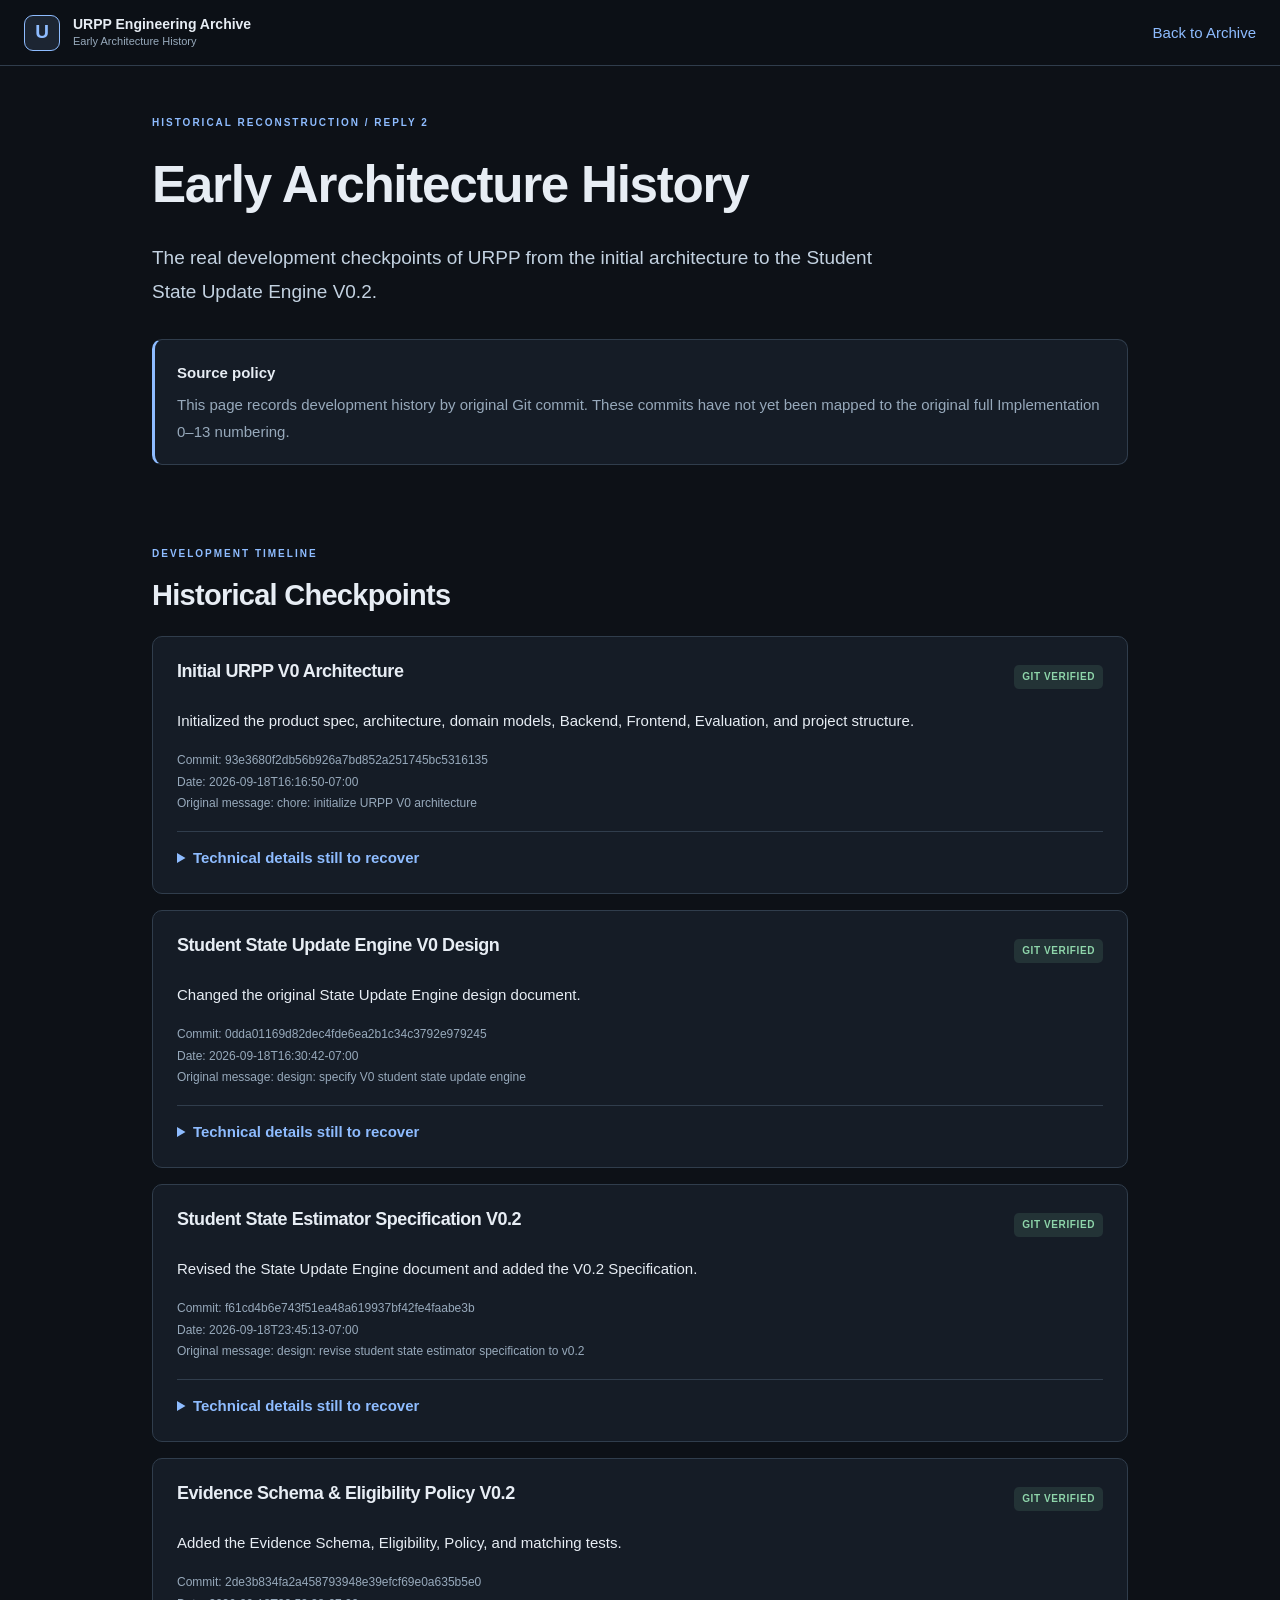
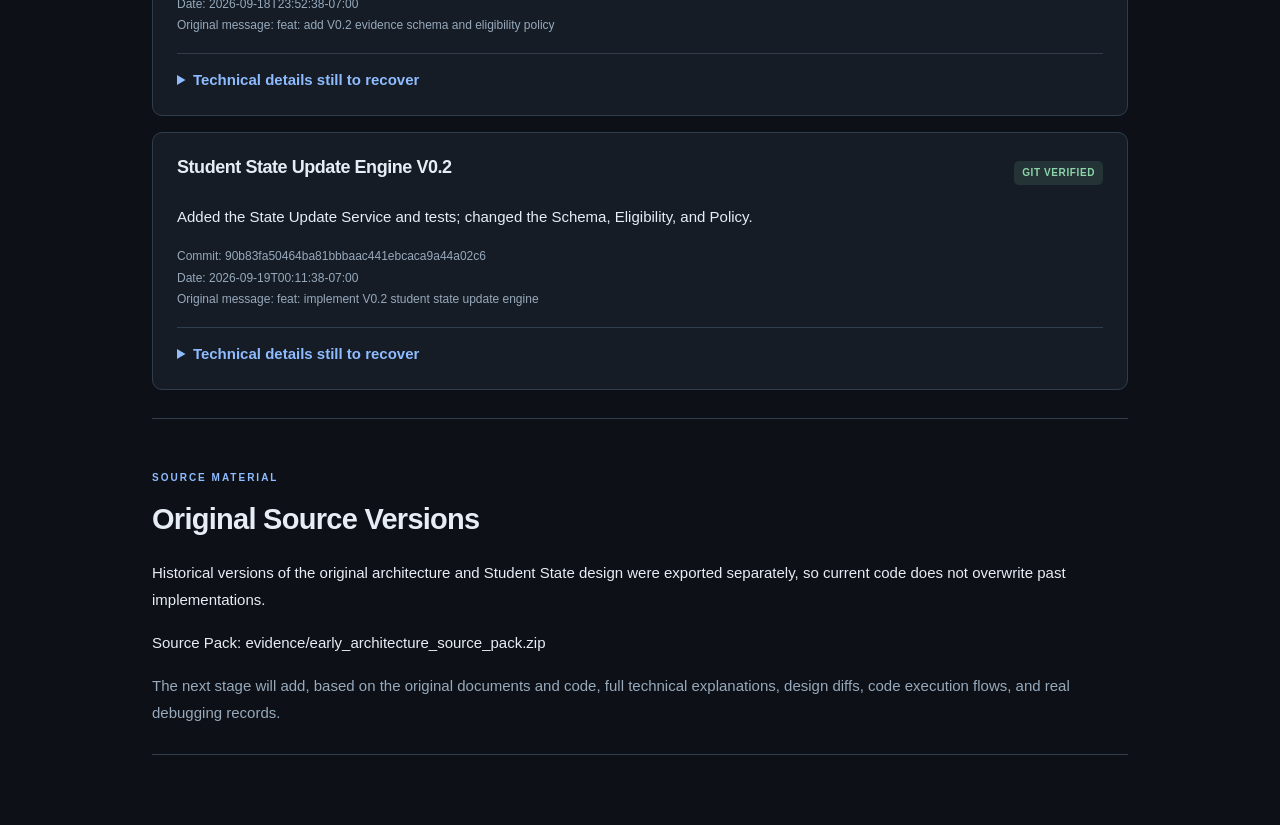
<file: engineering-archive/pages/early-architecture.html>
<!DOCTYPE html>
<html lang="en">

<head>
    <meta charset="UTF-8">

    <meta
        name="viewport"
        content="width=device-width, initial-scale=1"
    >

    <title>
        URPP — Early Architecture History
    </title>

    <link
        rel="stylesheet"
        href="../assets/styles.css"
    >
</head>

<body>

<header class="topbar">
    <div class="brand">
        <span class="brand-symbol">U</span>

        <div>
            <strong>URPP Engineering Archive</strong>
            <small>Early Architecture History</small>
        </div>
    </div>

    <a href="../index.html">
        Back to Archive
    </a>
</header>

<main class="content">

    <div class="eyebrow">
        HISTORICAL RECONSTRUCTION / REPLY 2
    </div>

    <h1>Early Architecture History</h1>

    <p class="hero-description">
        The real development checkpoints of URPP from the initial architecture to the Student State
        Update Engine V0.2.
    </p>

    <div class="notice">
        <strong>Source policy</strong>

        <p>
            This page records development history by original Git commit.
            These commits have not yet been mapped to the original
            full Implementation 0–13 numbering.
        </p>
    </div>

    <section class="section">

        <div class="section-label">
            DEVELOPMENT TIMELINE
        </div>

        <h2>Historical Checkpoints</h2>

        
    <article class="card">
        <div class="card-header">
            <h3>Initial URPP V0 Architecture</h3>
            <span class="badge success">GIT VERIFIED</span>
        </div>

        <p>Initialized the product spec, architecture, domain models, Backend, Frontend, Evaluation, and project structure.</p>

        <p class="meta">
            Commit: 93e3680f2db56b926a7bd852a251745bc5316135
            <br>
            Date: 2026-09-18T16:16:50-07:00
            <br>
            Original message:
            chore: initialize URPP V0 architecture
        </p>

        <details>
            <summary>Technical details still to recover</summary>

            <div class="details-content">
                <p>Whether the initial services were implemented must be judged from the code of the time.</p>
            </div>
        </details>
    </article>
    

    <article class="card">
        <div class="card-header">
            <h3>Student State Update Engine V0 Design</h3>
            <span class="badge success">GIT VERIFIED</span>
        </div>

        <p>Changed the original State Update Engine design document.</p>

        <p class="meta">
            Commit: 0dda01169d82dec4fde6ea2b1c34c3792e979245
            <br>
            Date: 2026-09-18T16:30:42-07:00
            <br>
            Original message:
            design: specify V0 student state update engine
        </p>

        <details>
            <summary>Technical details still to recover</summary>

            <div class="details-content">
                <p>The Evidence Processing rules of the time must be confirmed against the original document.</p>
            </div>
        </details>
    </article>
    

    <article class="card">
        <div class="card-header">
            <h3>Student State Estimator Specification V0.2</h3>
            <span class="badge success">GIT VERIFIED</span>
        </div>

        <p>Revised the State Update Engine document and added the V0.2 Specification.</p>

        <p class="meta">
            Commit: f61cd4b6e743f51ea48a619937bf42fe4faabe3b
            <br>
            Date: 2026-09-18T23:45:13-07:00
            <br>
            Original message:
            design: revise student state estimator specification to v0.2
        </p>

        <details>
            <summary>Technical details still to recover</summary>

            <div class="details-content">
                <p>The specific design changes between V0 and V0.2 need to be compared.</p>
            </div>
        </details>
    </article>
    

    <article class="card">
        <div class="card-header">
            <h3>Evidence Schema &amp; Eligibility Policy V0.2</h3>
            <span class="badge success">GIT VERIFIED</span>
        </div>

        <p>Added the Evidence Schema, Eligibility, Policy, and matching tests.</p>

        <p class="meta">
            Commit: 2de3b834fa2a458793948e39efcf69e0a635b5e0
            <br>
            Date: 2026-09-18T23:52:38-07:00
            <br>
            Original message:
            feat: add V0.2 evidence schema and eligibility policy
        </p>

        <details>
            <summary>Technical details still to recover</summary>

            <div class="details-content">
                <p>Field constraints, exclusion rules, and test coverage need checking.</p>
            </div>
        </details>
    </article>
    

    <article class="card">
        <div class="card-header">
            <h3>Student State Update Engine V0.2</h3>
            <span class="badge success">GIT VERIFIED</span>
        </div>

        <p>Added the State Update Service and tests; changed the Schema, Eligibility, and Policy.</p>

        <p class="meta">
            Commit: 90b83fa50464ba81bbbaac441ebcaca9a44a02c6
            <br>
            Date: 2026-09-19T00:11:38-07:00
            <br>
            Original message:
            feat: implement V0.2 student state update engine
        </p>

        <details>
            <summary>Technical details still to recover</summary>

            <div class="details-content">
                <p>The function-level data flow and the actual state-estimation rules need to be rebuilt.</p>
            </div>
        </details>
    </article>
    

    </section>

    <section class="section">

        <div class="section-label">
            SOURCE MATERIAL
        </div>

        <h2>Original Source Versions</h2>

        <p>
            Historical versions of the original architecture and Student State design
            were exported separately, so current code does not overwrite past implementations.
        </p>

        <p>
            Source Pack:
            evidence/early_architecture_source_pack.zip
        </p>

        <p class="muted">
            The next stage will add, based on the original documents and code,
            full technical explanations, design diffs,
            code execution flows, and real debugging records.
        </p>

    </section>

</main>

</body>
</html>
</file>
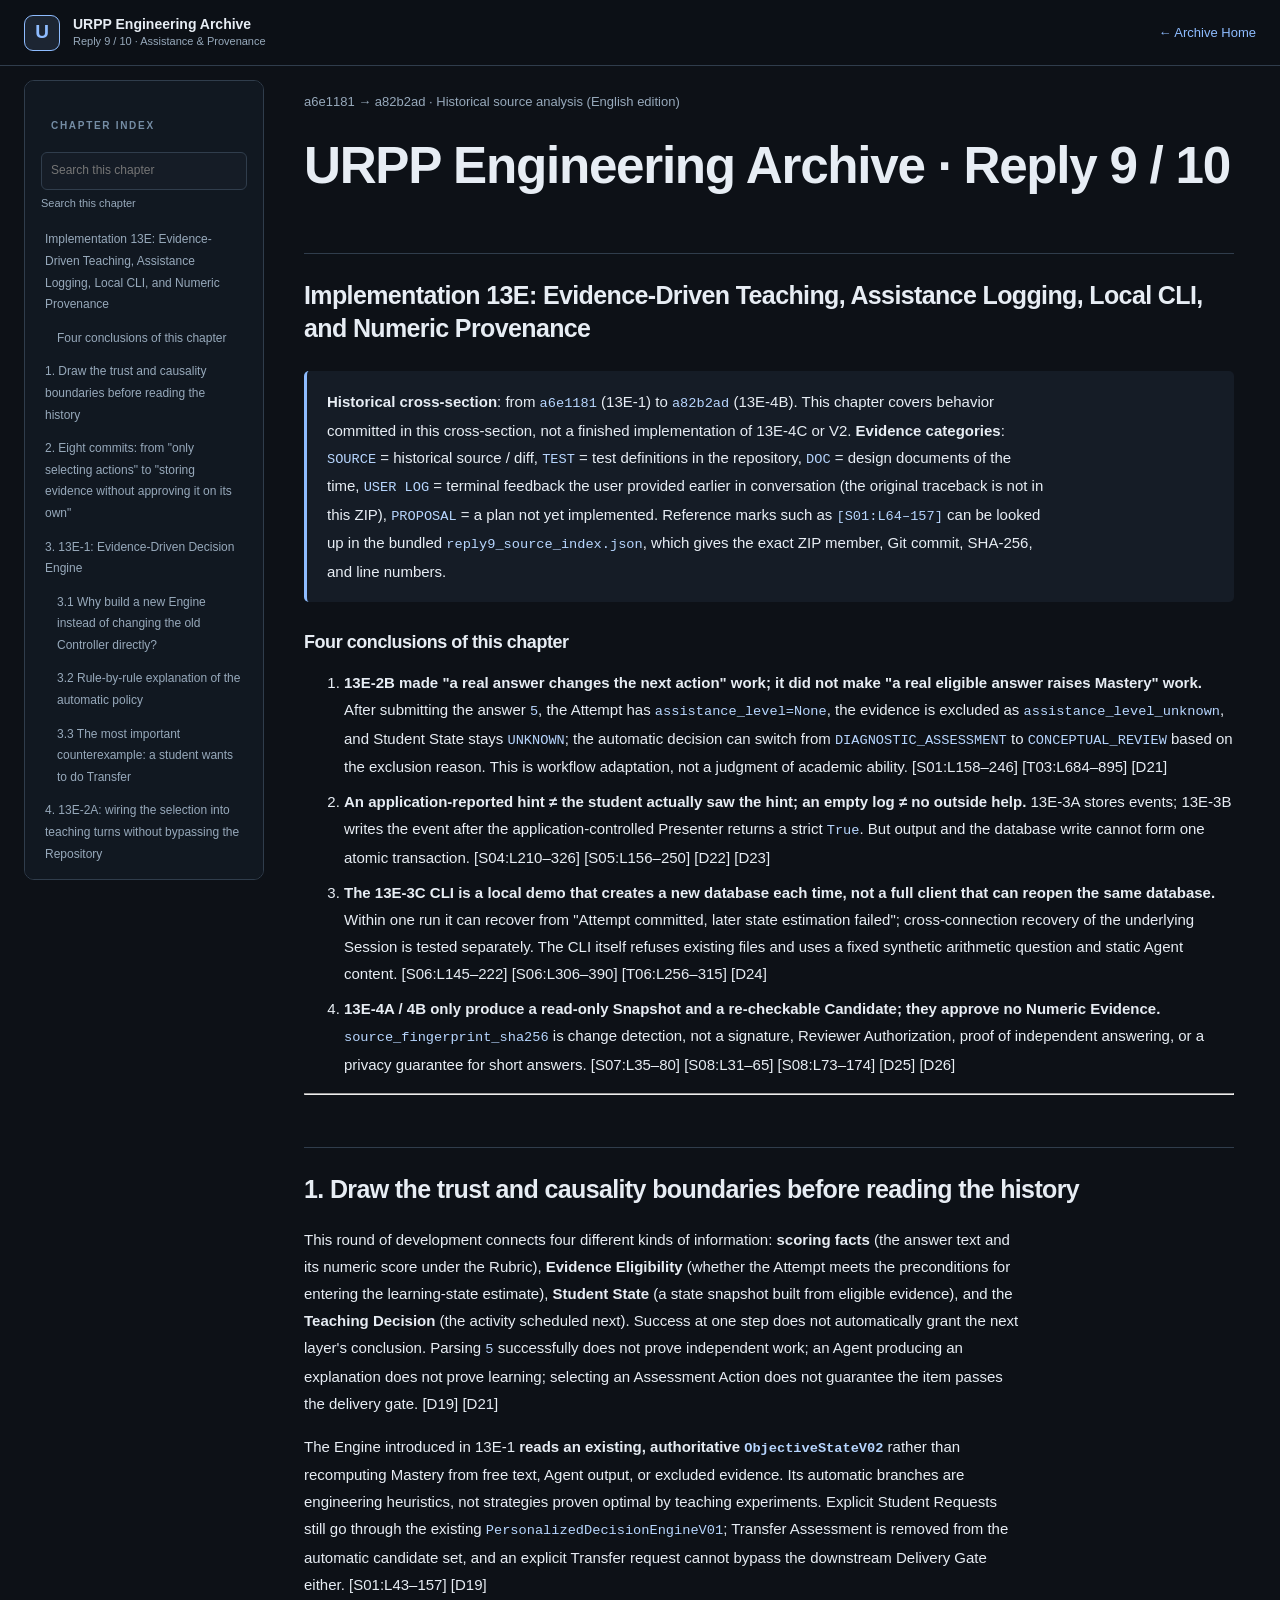
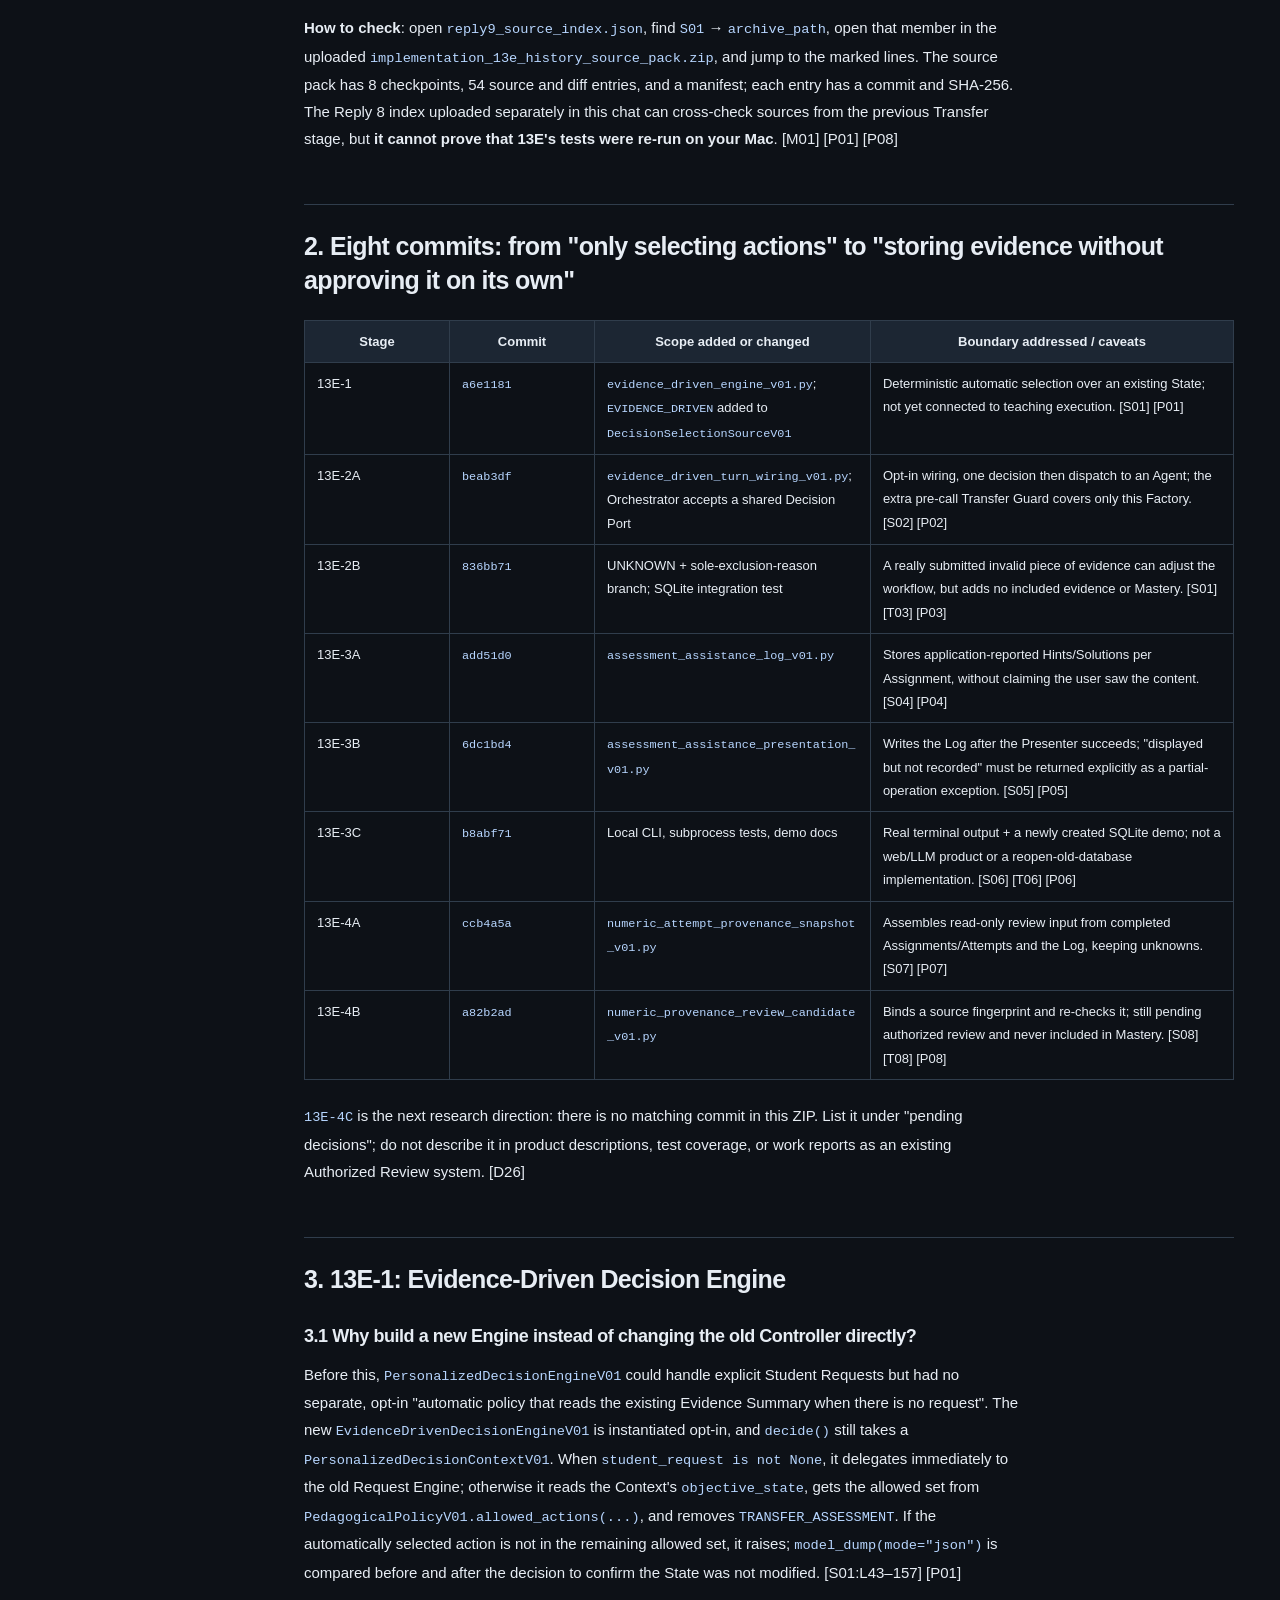
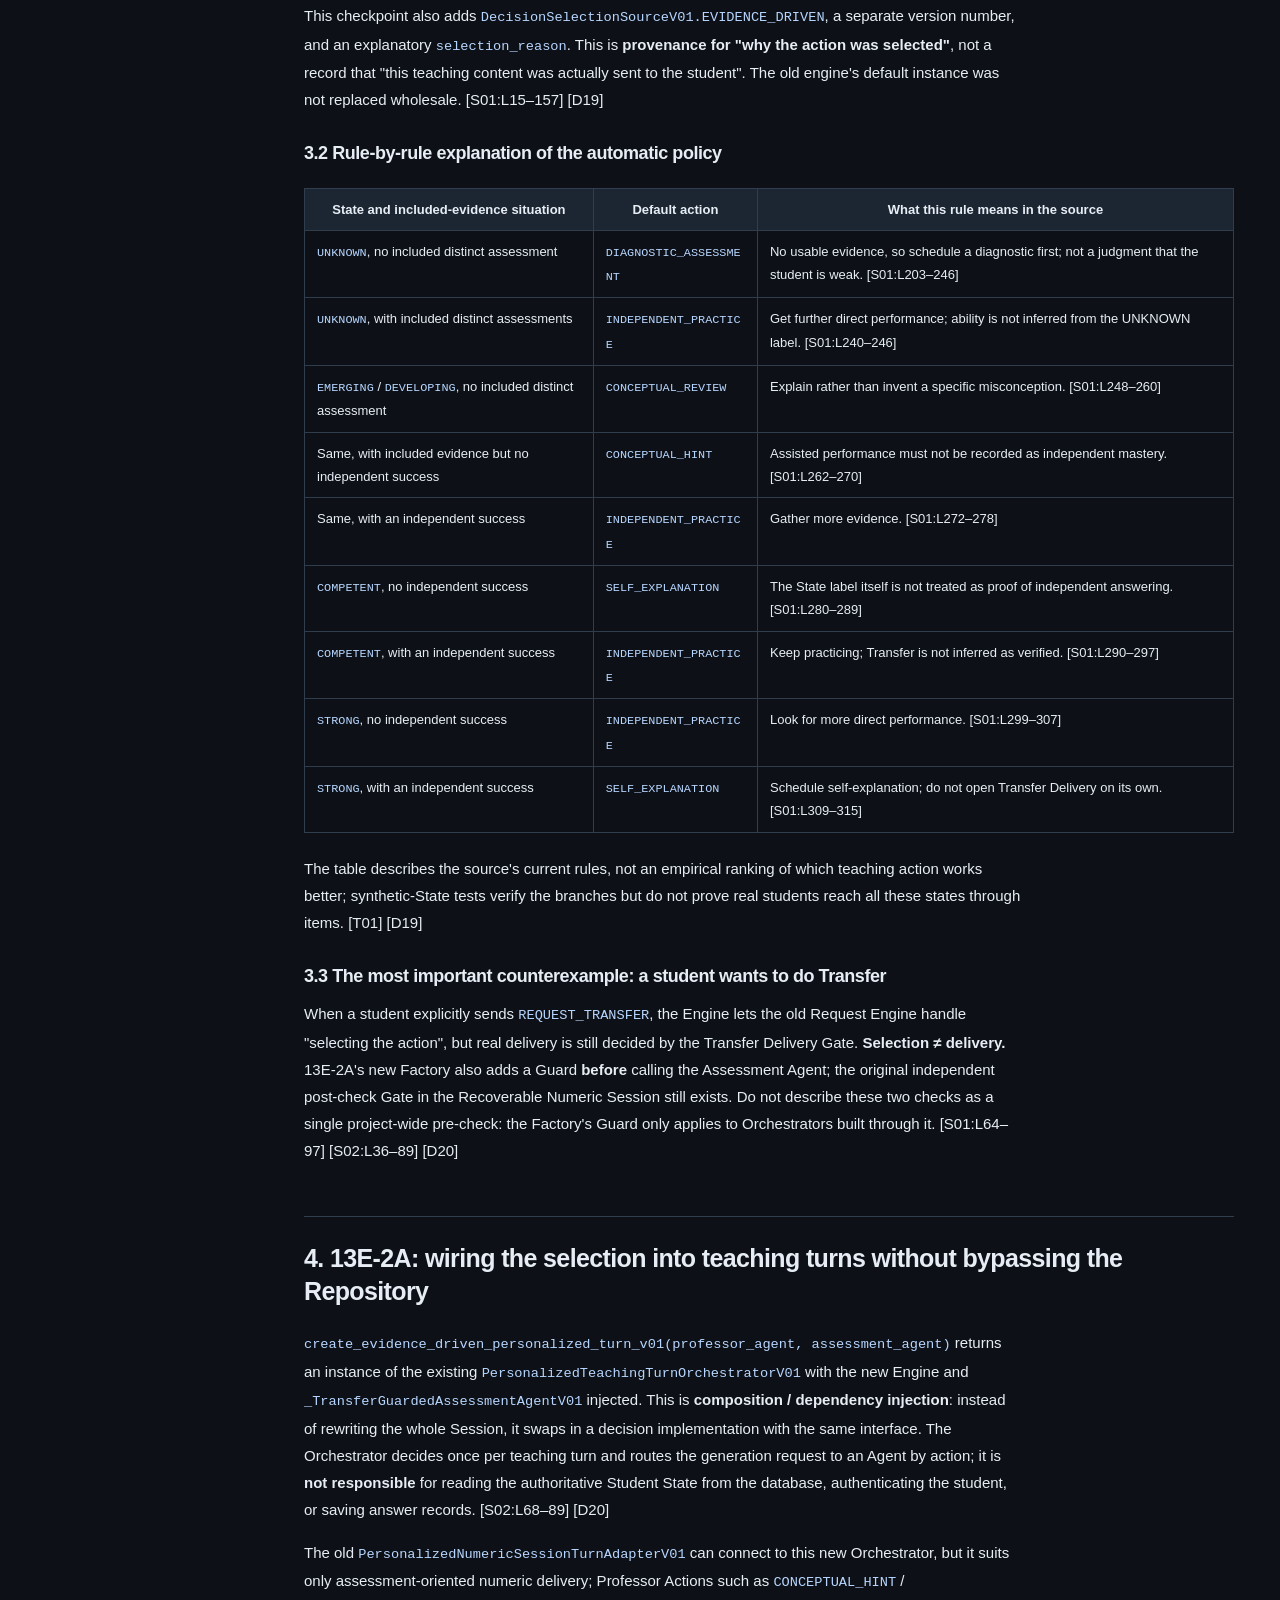
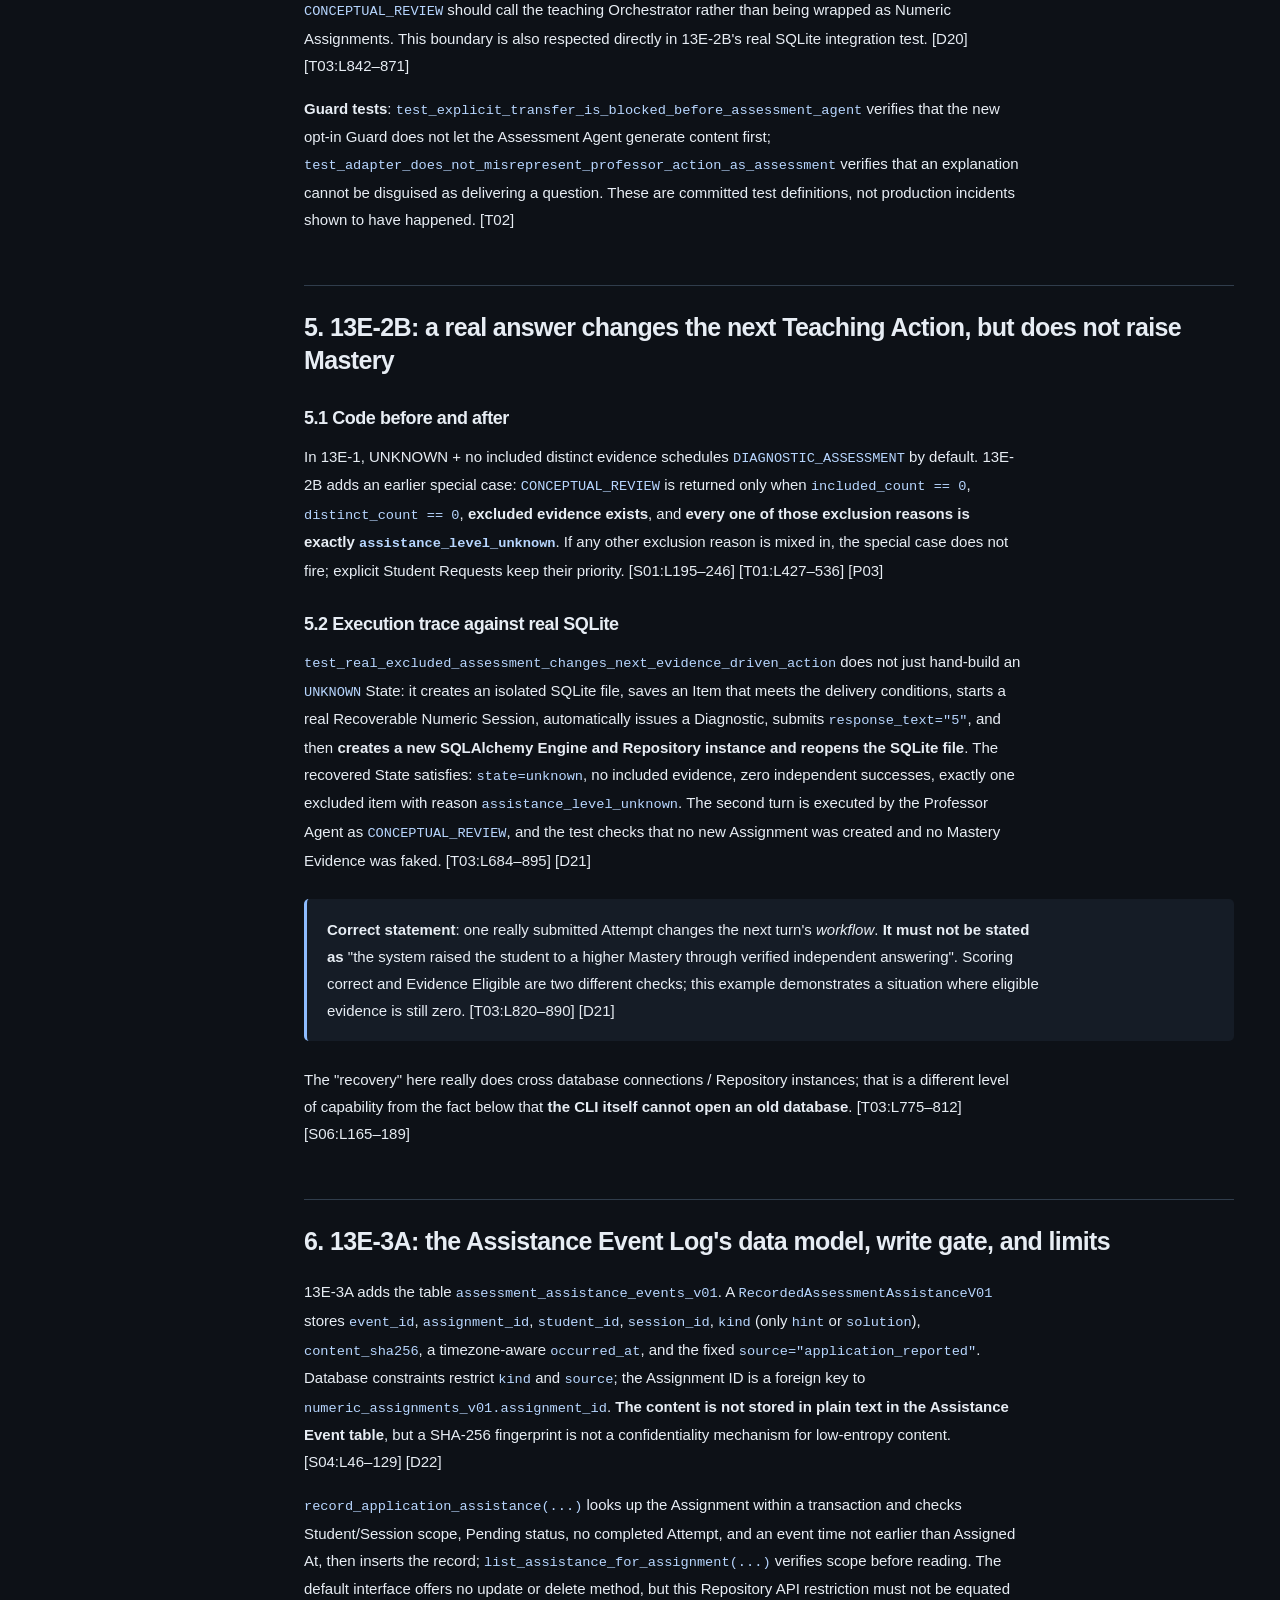
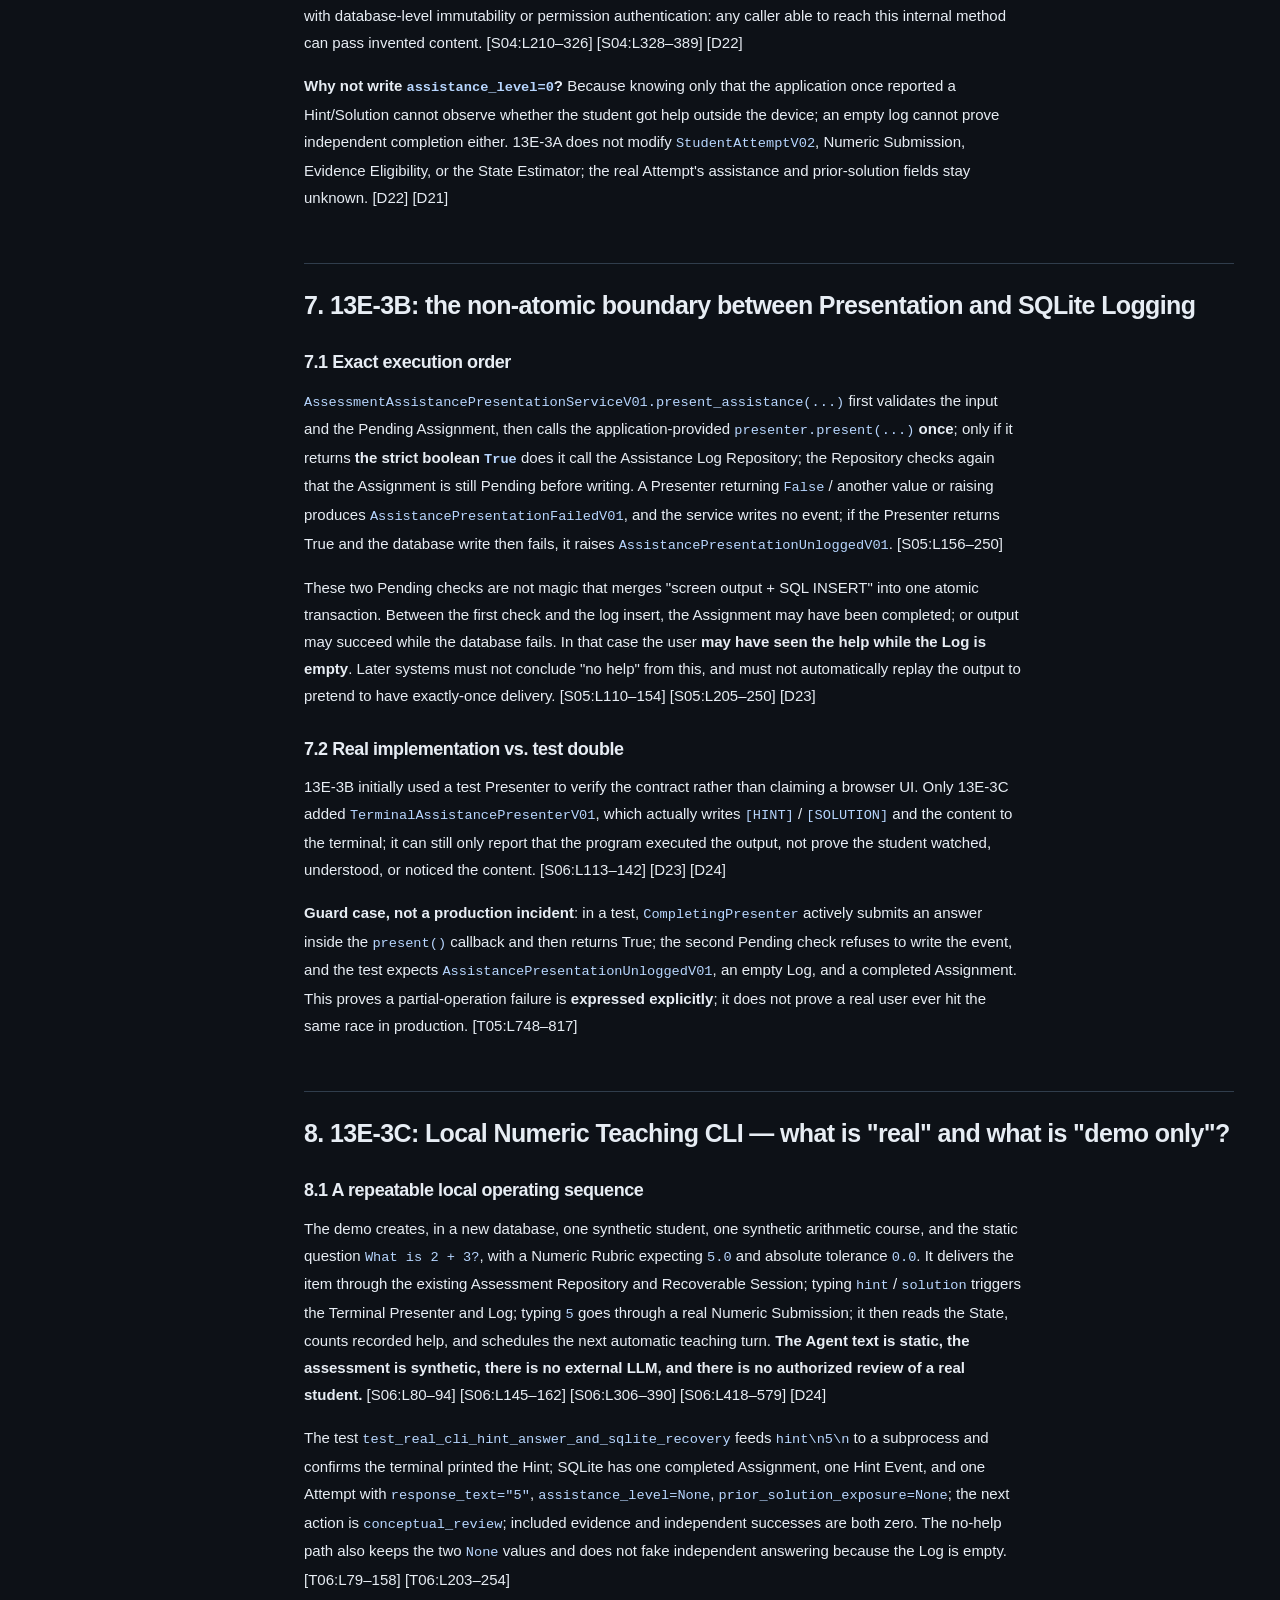
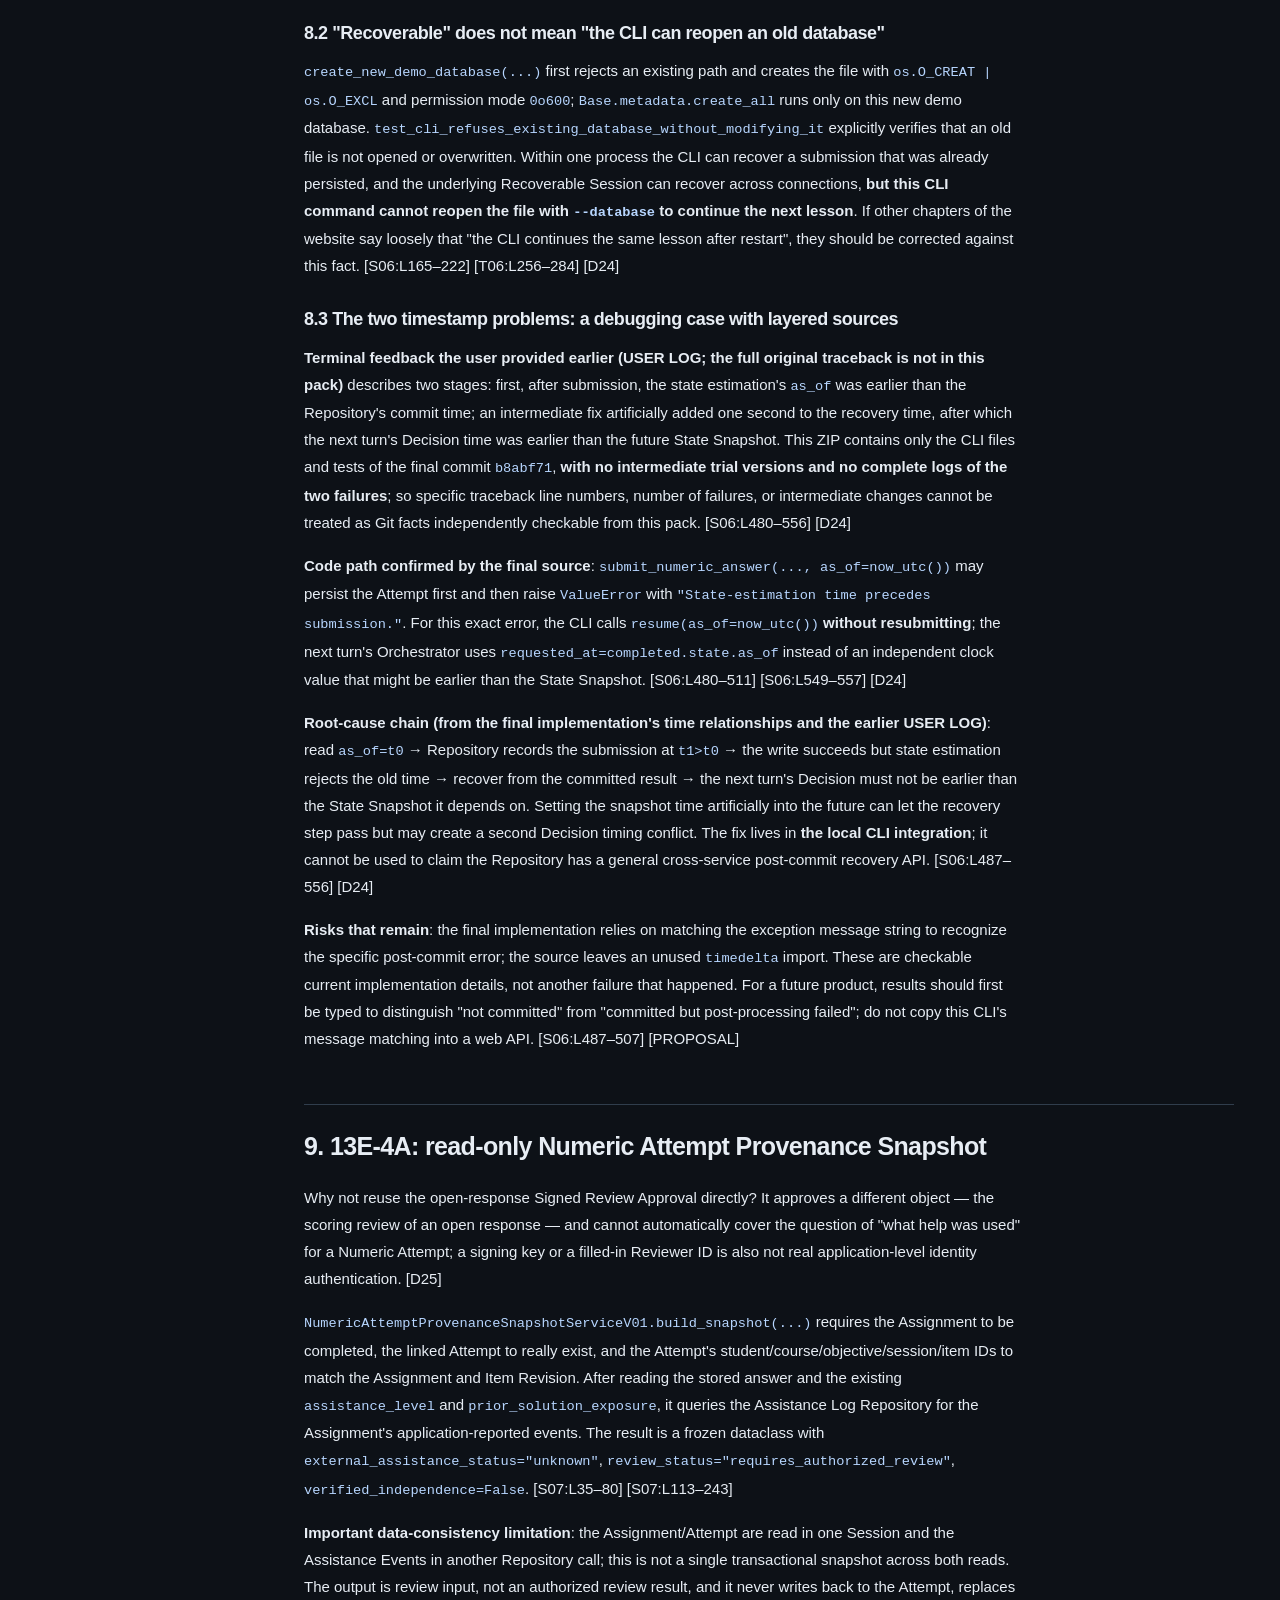
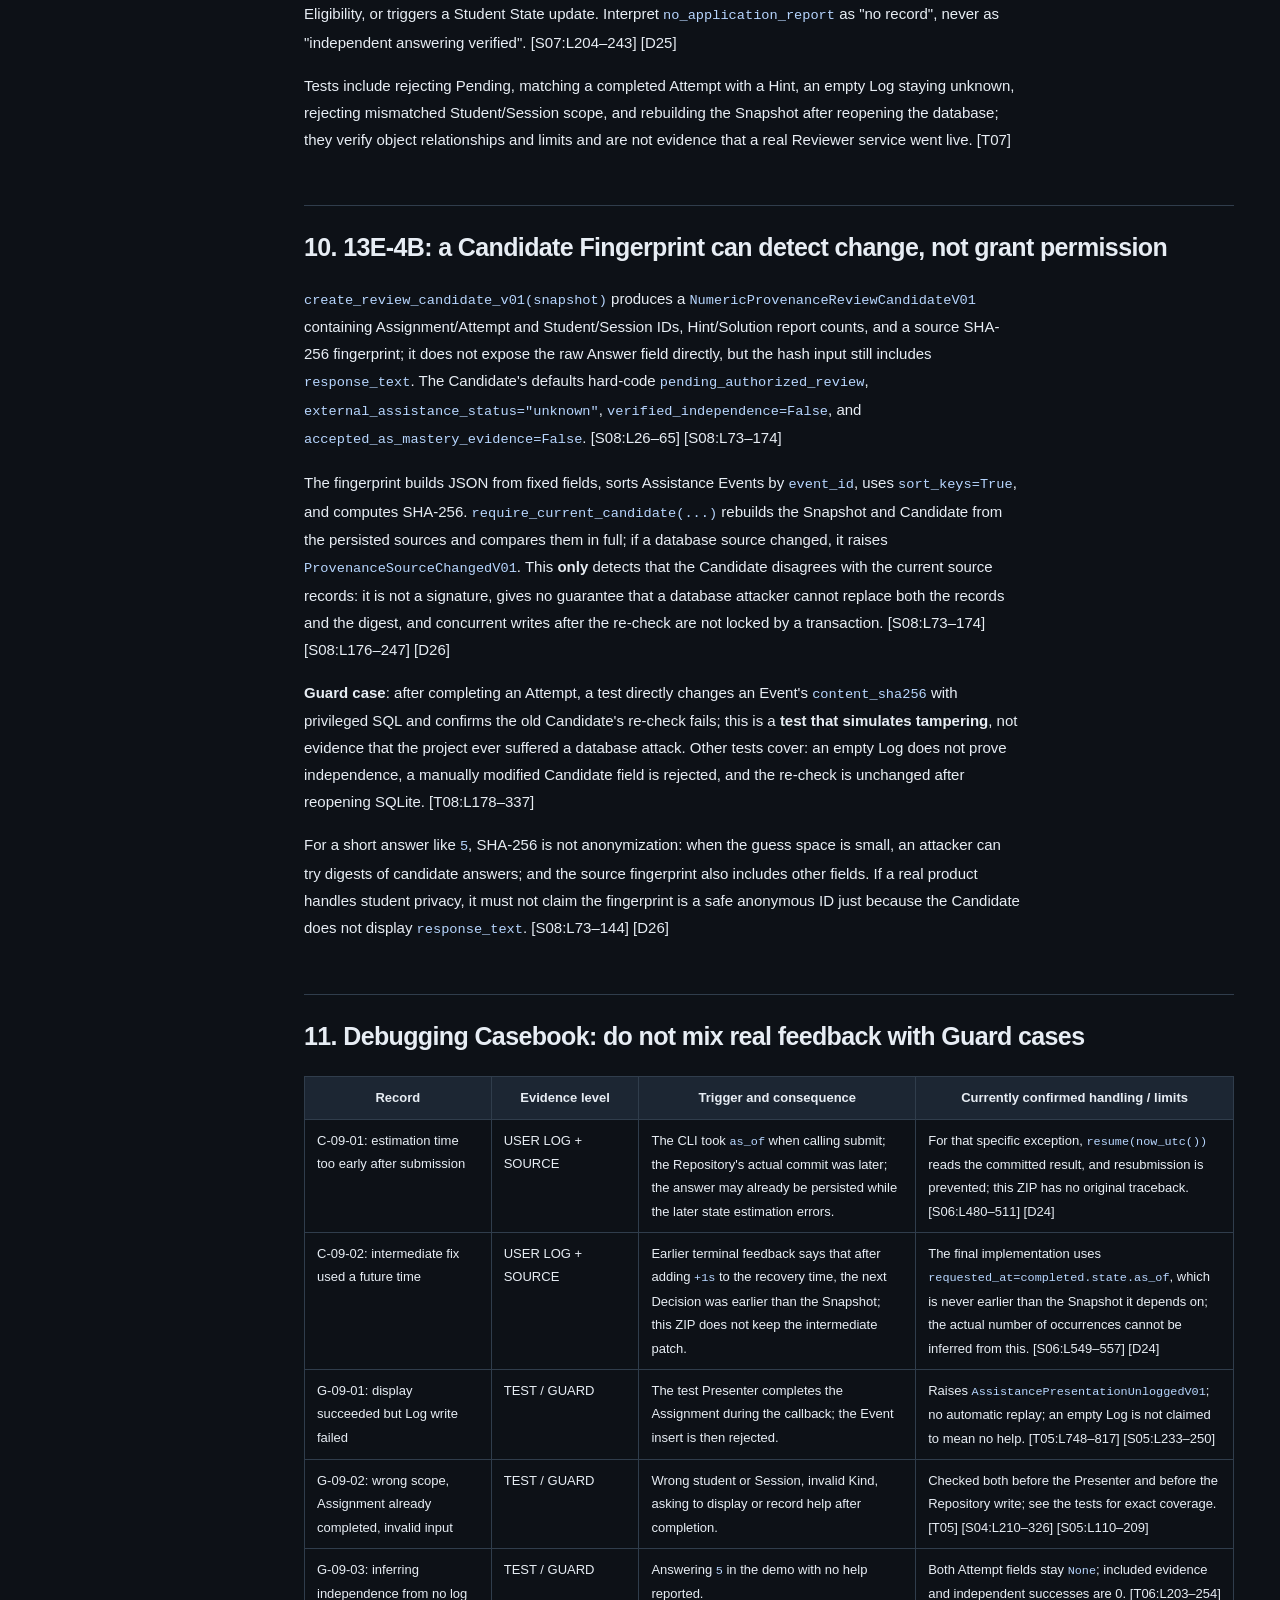
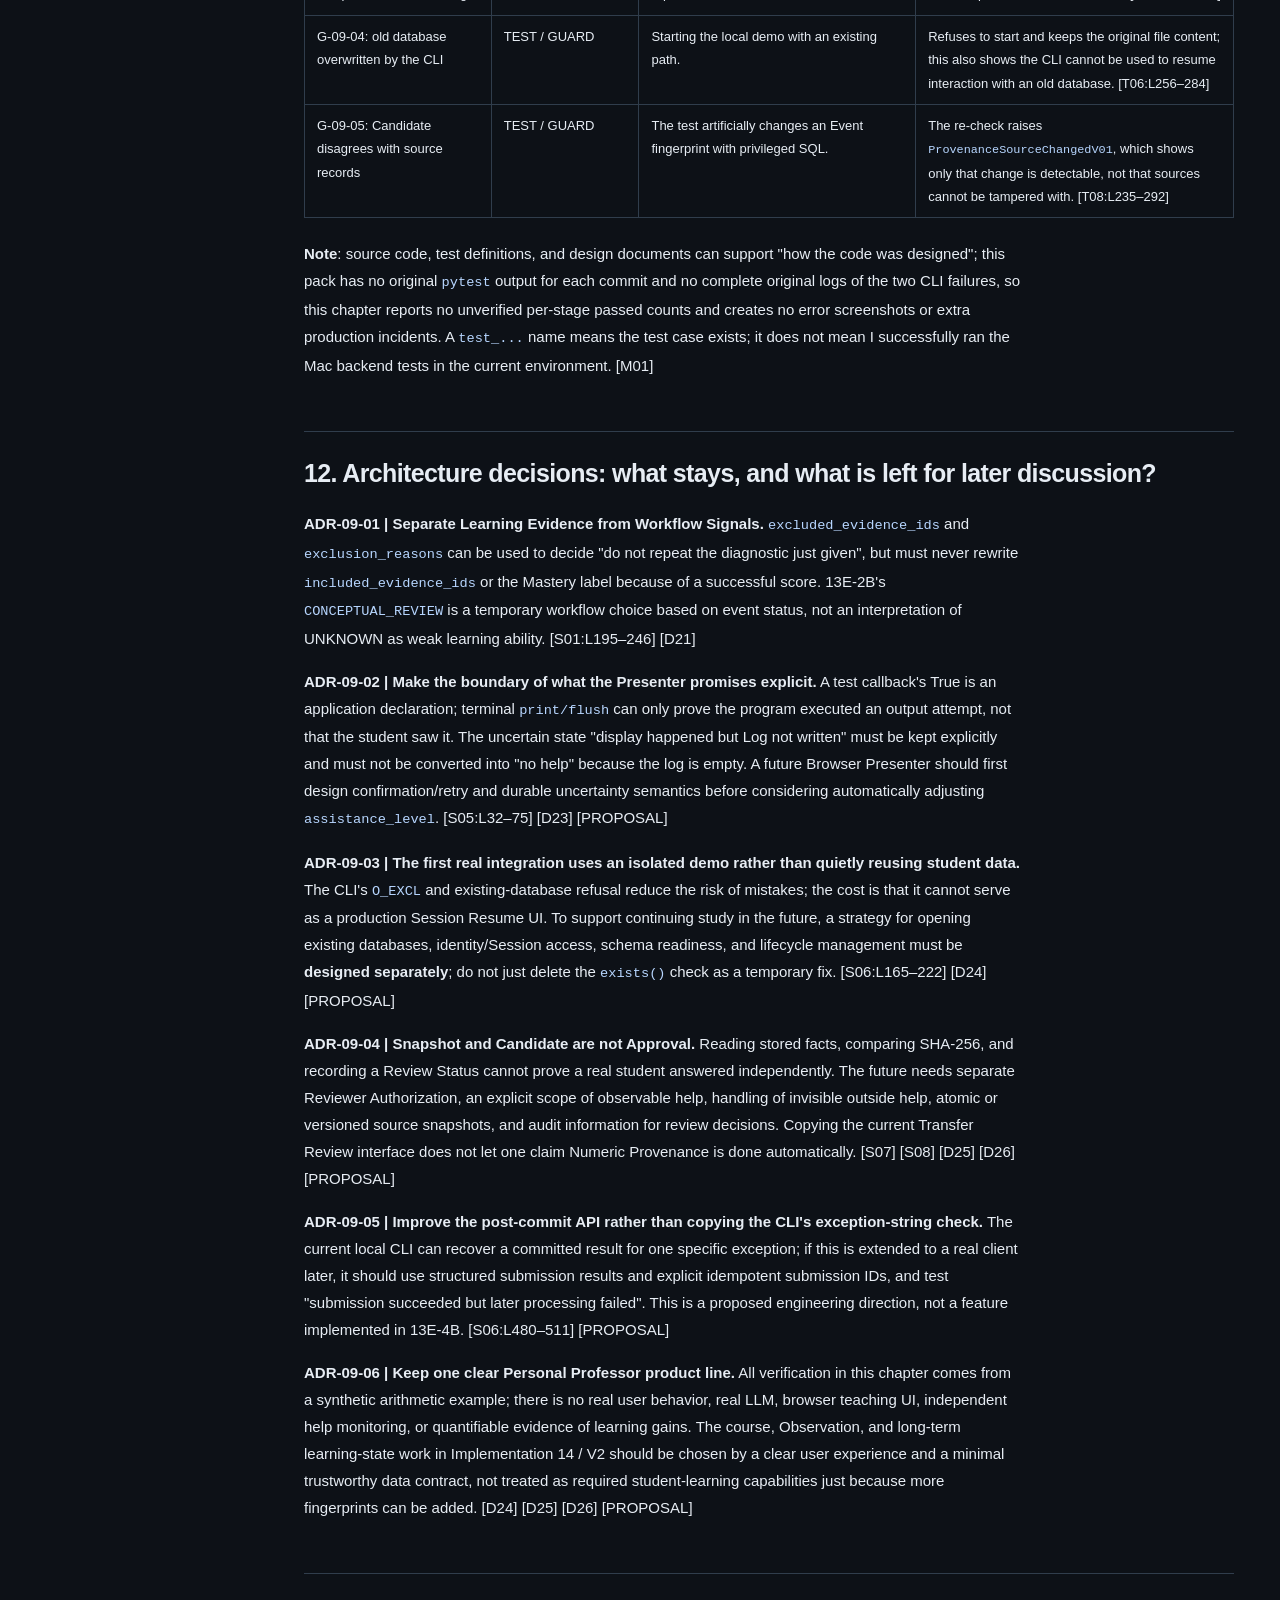
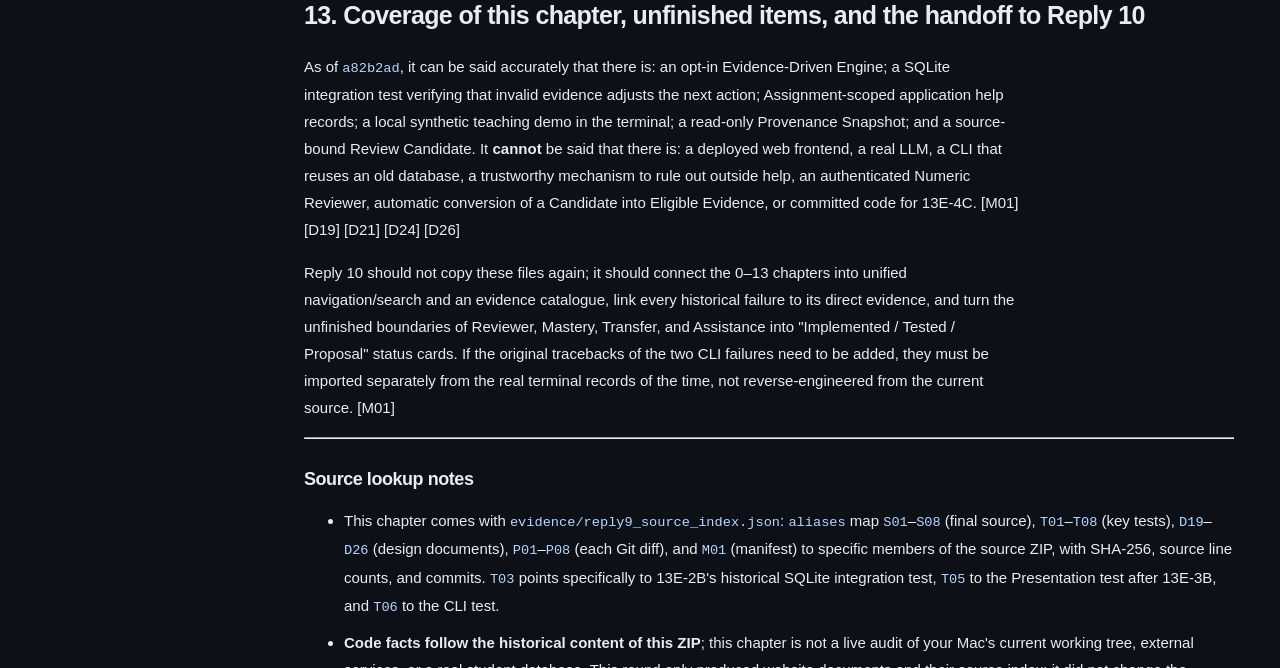
<file: engineering-archive/pages/evidence-driven-assistance-provenance-v01.html>
<!doctype html><html lang="en"><head><meta charset="utf-8"><meta name="viewport" content="width=device-width,initial-scale=1"><title>URPP Archive — Assistance &amp; Provenance</title><link rel="stylesheet" href="../assets/styles.css"><style>.chapter-layout{display:grid;grid-template-columns:240px minmax(0,1fr);gap:30px;max-width:1480px;margin:auto;padding:0 24px}.chapter-toc{position:sticky;top:80px;align-self:start;max-height:calc(100vh - 100px);overflow:auto;background:#111821;border:1px solid var(--border);border-radius:10px;padding:16px}.chapter-toc a{display:block;font-size:12px;padding:6px 4px;color:var(--muted)}.chapter-toc a.sub{padding-left:16px}.chapter-toc a:hover{color:var(--accent)}.chapter-toc input{width:100%;box-sizing:border-box;margin:8px 0 4px;padding:7px 9px;border-radius:6px;border:1px solid var(--border);background:var(--surface);color:inherit;font:inherit;font-size:12px}.chapter-toc .hint{font-size:11px;color:var(--muted);margin:0 0 10px}.chapter-article{min-width:0;max-width:950px;padding:24px 10px 80px}.chapter-article h2{margin-top:52px;padding-top:25px;border-top:1px solid var(--border);font-size:25px}.chapter-article h3{margin-top:28px}.chapter-article blockquote{margin:25px 0;padding:17px 20px;border-left:3px solid var(--accent);background:var(--surface);border-radius:5px}.chapter-article blockquote p:last-child{margin-bottom:0}.chapter-article table{width:100%;border-collapse:collapse;display:block;overflow-x:auto;margin:22px 0;font-size:13px}.chapter-article th,.chapter-article td{border:1px solid var(--border);padding:9px 12px;vertical-align:top;min-width:145px}.chapter-article th{background:var(--surface-2)}.chapter-article code:not(pre code){font-size:0.91em;color:#b7d6ff;overflow-wrap:anywhere}.chapter-article pre{white-space:pre;max-width:100%;overflow:auto}.chapter-article p{max-width:86ch}.chapter-article li{margin-bottom:8px}.chapter-article a{overflow-wrap:anywhere}.chapter-intro{font-size:13px;color:var(--muted);margin:0 0 12px}.topbar .chapter-back{font-size:13px}mark.search-hit{background:#ffd76a;color:#111}@media(max-width:1020px){.chapter-layout{display:block}.chapter-toc{position:static;max-height:220px;margin-top:18px}.chapter-article{padding:18px 0 60px}}</style></head><body><header class="topbar"><div class="brand"><span class="brand-symbol">U</span><div><strong>URPP Engineering Archive</strong><small>Reply 9 / 10 · Assistance &amp; Provenance</small></div></div><a class="chapter-back" href="../index.html">← Archive Home</a></header><div class="chapter-layout"><aside class="chapter-toc"><div class="sidebar-heading">CHAPTER INDEX</div><input id="chapter-search" type="search" placeholder="Search this chapter" autocomplete="off"><p id="search-count" class="hint">Search this chapter</p><a class="" href="#section-01">Implementation 13E: Evidence-Driven Teaching, Assistance Logging, Local CLI, and Numeric Provenance</a>
<a class="sub" href="#section-02">Four conclusions of this chapter</a>
<a class="" href="#section-03">1. Draw the trust and causality boundaries before reading the history</a>
<a class="" href="#section-04">2. Eight commits: from &quot;only selecting actions&quot; to &quot;storing evidence without approving it on its own&quot;</a>
<a class="" href="#section-05">3. 13E-1: Evidence-Driven Decision Engine</a>
<a class="sub" href="#section-06">3.1 Why build a new Engine instead of changing the old Controller directly?</a>
<a class="sub" href="#section-07">3.2 Rule-by-rule explanation of the automatic policy</a>
<a class="sub" href="#section-08">3.3 The most important counterexample: a student wants to do Transfer</a>
<a class="" href="#section-09">4. 13E-2A: wiring the selection into teaching turns without bypassing the Repository</a>
<a class="" href="#section-10">5. 13E-2B: a real answer changes the next Teaching Action, but does not raise Mastery</a>
<a class="sub" href="#section-11">5.1 Code before and after</a>
<a class="sub" href="#section-12">5.2 Execution trace against real SQLite</a>
<a class="" href="#section-13">6. 13E-3A: the Assistance Event Log&#x27;s data model, write gate, and limits</a>
<a class="" href="#section-14">7. 13E-3B: the non-atomic boundary between Presentation and SQLite Logging</a>
<a class="sub" href="#section-15">7.1 Exact execution order</a>
<a class="sub" href="#section-16">7.2 Real implementation vs. test double</a>
<a class="" href="#section-17">8. 13E-3C: Local Numeric Teaching CLI — what is &quot;real&quot; and what is &quot;demo only&quot;?</a>
<a class="sub" href="#section-18">8.1 A repeatable local operating sequence</a>
<a class="sub" href="#section-19">8.2 &quot;Recoverable&quot; does not mean &quot;the CLI can reopen an old database&quot;</a>
<a class="sub" href="#section-20">8.3 The two timestamp problems: a debugging case with layered sources</a>
<a class="" href="#section-21">9. 13E-4A: read-only Numeric Attempt Provenance Snapshot</a>
<a class="" href="#section-22">10. 13E-4B: a Candidate Fingerprint can detect change, not grant permission</a>
<a class="" href="#section-23">11. Debugging Casebook: do not mix real feedback with Guard cases</a>
<a class="" href="#section-24">12. Architecture decisions: what stays, and what is left for later discussion?</a>
<a class="" href="#section-25">13. Coverage of this chapter, unfinished items, and the handoff to Reply 10</a>
<a class="sub" href="#section-26">Source lookup notes</a><hr style="border:0;border-top:1px solid var(--border)"><a href="../chapters/evidence-driven-assistance-provenance-v01.md">Markdown source</a><a href="../evidence/implementation_13e_history_source_pack.zip">Original source pack</a><a href="../evidence/reply9_source_index.json">Source index (JSON)</a></aside><main class="chapter-article"><p class="chapter-intro">a6e1181 → a82b2ad · Historical source analysis (English edition)</p><h1 id="chapter-title">URPP Engineering Archive · Reply 9 / 10</h1>
<h2 id="section-01">Implementation 13E: Evidence-Driven Teaching, Assistance Logging, Local CLI, and Numeric Provenance</h2>
<blockquote>
<p><strong>Historical cross-section</strong>: from <code>a6e1181</code> (13E-1) to <code>a82b2ad</code> (13E-4B). This chapter covers behavior committed in this cross-section, not a finished implementation of 13E-4C or V2. <strong>Evidence categories</strong>: <code>SOURCE</code> = historical source / diff, <code>TEST</code> = test definitions in the repository, <code>DOC</code> = design documents of the time, <code>USER LOG</code> = terminal feedback the user provided earlier in conversation (the original traceback is not in this ZIP), <code>PROPOSAL</code> = a plan not yet implemented. Reference marks such as <code>[S01:L64–157]</code> can be looked up in the bundled <code>reply9_source_index.json</code>, which gives the exact ZIP member, Git commit, SHA-256, and line numbers.</p>
</blockquote>
<h3 id="section-02">Four conclusions of this chapter</h3>
<ol>
<li><strong>13E-2B made "a real answer changes the next action" work; it did not make "a real eligible answer raises Mastery" work.</strong> After submitting the answer <code>5</code>, the Attempt has <code>assistance_level=None</code>, the evidence is excluded as <code>assistance_level_unknown</code>, and Student State stays <code>UNKNOWN</code>; the automatic decision can switch from <code>DIAGNOSTIC_ASSESSMENT</code> to <code>CONCEPTUAL_REVIEW</code> based on the exclusion reason. This is workflow adaptation, not a judgment of academic ability. [S01:L158–246] [T03:L684–895] [D21]</li>
<li><strong>An application-reported hint ≠ the student actually saw the hint; an empty log ≠ no outside help.</strong> 13E-3A stores events; 13E-3B writes the event after the application-controlled Presenter returns a strict <code>True</code>. But output and the database write cannot form one atomic transaction. [S04:L210–326] [S05:L156–250] [D22] [D23]</li>
<li><strong>The 13E-3C CLI is a local demo that creates a new database each time, not a full client that can reopen the same database.</strong> Within one run it can recover from "Attempt committed, later state estimation failed"; cross-connection recovery of the underlying Session is tested separately. The CLI itself refuses existing files and uses a fixed synthetic arithmetic question and static Agent content. [S06:L145–222] [S06:L306–390] [T06:L256–315] [D24]</li>
<li><strong>13E-4A / 4B only produce a read-only Snapshot and a re-checkable Candidate; they approve no Numeric Evidence.</strong> <code>source_fingerprint_sha256</code> is change detection, not a signature, Reviewer Authorization, proof of independent answering, or a privacy guarantee for short answers. [S07:L35–80] [S08:L31–65] [S08:L73–174] [D25] [D26]</li>
</ol>
<hr />
<h2 id="section-03">1. Draw the trust and causality boundaries before reading the history</h2>
<p>This round of development connects four different kinds of information: <strong>scoring facts</strong> (the answer text and its numeric score under the Rubric), <strong>Evidence Eligibility</strong> (whether the Attempt meets the preconditions for entering the learning-state estimate), <strong>Student State</strong> (a state snapshot built from eligible evidence), and the <strong>Teaching Decision</strong> (the activity scheduled next). Success at one step does not automatically grant the next layer's conclusion. Parsing <code>5</code> successfully does not prove independent work; an Agent producing an explanation does not prove learning; selecting an Assessment Action does not guarantee the item passes the delivery gate. [D19] [D21]</p>
<p>The Engine introduced in 13E-1 <strong>reads an existing, authoritative <code>ObjectiveStateV02</code></strong> rather than recomputing Mastery from free text, Agent output, or excluded evidence. Its automatic branches are engineering heuristics, not strategies proven optimal by teaching experiments. Explicit Student Requests still go through the existing <code>PersonalizedDecisionEngineV01</code>; Transfer Assessment is removed from the automatic candidate set, and an explicit Transfer request cannot bypass the downstream Delivery Gate either. [S01:L43–157] [D19]</p>
<p><strong>How to check</strong>: open <code>reply9_source_index.json</code>, find <code>S01</code> → <code>archive_path</code>, open that member in the uploaded <code>implementation_13e_history_source_pack.zip</code>, and jump to the marked lines. The source pack has 8 checkpoints, 54 source and diff entries, and a manifest; each entry has a commit and SHA-256. The Reply 8 index uploaded separately in this chat can cross-check sources from the previous Transfer stage, but <strong>it cannot prove that 13E's tests were re-run on your Mac</strong>. [M01] [P01] [P08]</p>
<h2 id="section-04">2. Eight commits: from "only selecting actions" to "storing evidence without approving it on its own"</h2>
<table>
<thead>
<tr>
<th>Stage</th>
<th>Commit</th>
<th>Scope added or changed</th>
<th>Boundary addressed / caveats</th>
</tr>
</thead>
<tbody>
<tr>
<td>13E-1</td>
<td><code>a6e1181</code></td>
<td><code>evidence_driven_engine_v01.py</code>; <code>EVIDENCE_DRIVEN</code> added to <code>DecisionSelectionSourceV01</code></td>
<td>Deterministic automatic selection over an existing State; not yet connected to teaching execution. [S01] [P01]</td>
</tr>
<tr>
<td>13E-2A</td>
<td><code>beab3df</code></td>
<td><code>evidence_driven_turn_wiring_v01.py</code>; Orchestrator accepts a shared Decision Port</td>
<td>Opt-in wiring, one decision then dispatch to an Agent; the extra pre-call Transfer Guard covers only this Factory. [S02] [P02]</td>
</tr>
<tr>
<td>13E-2B</td>
<td><code>836bb71</code></td>
<td>UNKNOWN + sole-exclusion-reason branch; SQLite integration test</td>
<td>A really submitted invalid piece of evidence can adjust the workflow, but adds no included evidence or Mastery. [S01] [T03] [P03]</td>
</tr>
<tr>
<td>13E-3A</td>
<td><code>add51d0</code></td>
<td><code>assessment_assistance_log_v01.py</code></td>
<td>Stores application-reported Hints/Solutions per Assignment, without claiming the user saw the content. [S04] [P04]</td>
</tr>
<tr>
<td>13E-3B</td>
<td><code>6dc1bd4</code></td>
<td><code>assessment_assistance_presentation_v01.py</code></td>
<td>Writes the Log after the Presenter succeeds; "displayed but not recorded" must be returned explicitly as a partial-operation exception. [S05] [P05]</td>
</tr>
<tr>
<td>13E-3C</td>
<td><code>b8abf71</code></td>
<td>Local CLI, subprocess tests, demo docs</td>
<td>Real terminal output + a newly created SQLite demo; not a web/LLM product or a reopen-old-database implementation. [S06] [T06] [P06]</td>
</tr>
<tr>
<td>13E-4A</td>
<td><code>ccb4a5a</code></td>
<td><code>numeric_attempt_provenance_snapshot_v01.py</code></td>
<td>Assembles read-only review input from completed Assignments/Attempts and the Log, keeping unknowns. [S07] [P07]</td>
</tr>
<tr>
<td>13E-4B</td>
<td><code>a82b2ad</code></td>
<td><code>numeric_provenance_review_candidate_v01.py</code></td>
<td>Binds a source fingerprint and re-checks it; still pending authorized review and never included in Mastery. [S08] [T08] [P08]</td>
</tr>
</tbody>
</table>
<p><code>13E-4C</code> is the next research direction: there is no matching commit in this ZIP. List it under "pending decisions"; do not describe it in product descriptions, test coverage, or work reports as an existing Authorized Review system. [D26]</p>
<h2 id="section-05">3. 13E-1: Evidence-Driven Decision Engine</h2>
<h3 id="section-06">3.1 Why build a new Engine instead of changing the old Controller directly?</h3>
<p>Before this, <code>PersonalizedDecisionEngineV01</code> could handle explicit Student Requests but had no separate, opt-in "automatic policy that reads the existing Evidence Summary when there is no request". The new <code>EvidenceDrivenDecisionEngineV01</code> is instantiated opt-in, and <code>decide()</code> still takes a <code>PersonalizedDecisionContextV01</code>. When <code>student_request is not None</code>, it delegates immediately to the old Request Engine; otherwise it reads the Context's <code>objective_state</code>, gets the allowed set from <code>PedagogicalPolicyV01.allowed_actions(...)</code>, and removes <code>TRANSFER_ASSESSMENT</code>. If the automatically selected action is not in the remaining allowed set, it raises; <code>model_dump(mode="json")</code> is compared before and after the decision to confirm the State was not modified. [S01:L43–157] [P01]</p>
<p>This checkpoint also adds <code>DecisionSelectionSourceV01.EVIDENCE_DRIVEN</code>, a separate version number, and an explanatory <code>selection_reason</code>. This is <strong>provenance for "why the action was selected"</strong>, not a record that "this teaching content was actually sent to the student". The old engine's default instance was not replaced wholesale. [S01:L15–157] [D19]</p>
<h3 id="section-07">3.2 Rule-by-rule explanation of the automatic policy</h3>
<table>
<thead>
<tr>
<th>State and included-evidence situation</th>
<th>Default action</th>
<th>What this rule means in the source</th>
</tr>
</thead>
<tbody>
<tr>
<td><code>UNKNOWN</code>, no included distinct assessment</td>
<td><code>DIAGNOSTIC_ASSESSMENT</code></td>
<td>No usable evidence, so schedule a diagnostic first; not a judgment that the student is weak. [S01:L203–246]</td>
</tr>
<tr>
<td><code>UNKNOWN</code>, with included distinct assessments</td>
<td><code>INDEPENDENT_PRACTICE</code></td>
<td>Get further direct performance; ability is not inferred from the UNKNOWN label. [S01:L240–246]</td>
</tr>
<tr>
<td><code>EMERGING</code> / <code>DEVELOPING</code>, no included distinct assessment</td>
<td><code>CONCEPTUAL_REVIEW</code></td>
<td>Explain rather than invent a specific misconception. [S01:L248–260]</td>
</tr>
<tr>
<td>Same, with included evidence but no independent success</td>
<td><code>CONCEPTUAL_HINT</code></td>
<td>Assisted performance must not be recorded as independent mastery. [S01:L262–270]</td>
</tr>
<tr>
<td>Same, with an independent success</td>
<td><code>INDEPENDENT_PRACTICE</code></td>
<td>Gather more evidence. [S01:L272–278]</td>
</tr>
<tr>
<td><code>COMPETENT</code>, no independent success</td>
<td><code>SELF_EXPLANATION</code></td>
<td>The State label itself is not treated as proof of independent answering. [S01:L280–289]</td>
</tr>
<tr>
<td><code>COMPETENT</code>, with an independent success</td>
<td><code>INDEPENDENT_PRACTICE</code></td>
<td>Keep practicing; Transfer is not inferred as verified. [S01:L290–297]</td>
</tr>
<tr>
<td><code>STRONG</code>, no independent success</td>
<td><code>INDEPENDENT_PRACTICE</code></td>
<td>Look for more direct performance. [S01:L299–307]</td>
</tr>
<tr>
<td><code>STRONG</code>, with an independent success</td>
<td><code>SELF_EXPLANATION</code></td>
<td>Schedule self-explanation; do not open Transfer Delivery on its own. [S01:L309–315]</td>
</tr>
</tbody>
</table>
<p>The table describes the source's current rules, not an empirical ranking of which teaching action works better; synthetic-State tests verify the branches but do not prove real students reach all these states through items. [T01] [D19]</p>
<h3 id="section-08">3.3 The most important counterexample: a student wants to do Transfer</h3>
<p>When a student explicitly sends <code>REQUEST_TRANSFER</code>, the Engine lets the old Request Engine handle "selecting the action", but real delivery is still decided by the Transfer Delivery Gate. <strong>Selection ≠ delivery.</strong> 13E-2A's new Factory also adds a Guard <strong>before</strong> calling the Assessment Agent; the original independent post-check Gate in the Recoverable Numeric Session still exists. Do not describe these two checks as a single project-wide pre-check: the Factory's Guard only applies to Orchestrators built through it. [S01:L64–97] [S02:L36–89] [D20]</p>
<h2 id="section-09">4. 13E-2A: wiring the selection into teaching turns without bypassing the Repository</h2>
<p><code>create_evidence_driven_personalized_turn_v01(professor_agent, assessment_agent)</code> returns an instance of the existing <code>PersonalizedTeachingTurnOrchestratorV01</code> with the new Engine and <code>_TransferGuardedAssessmentAgentV01</code> injected. This is <strong>composition / dependency injection</strong>: instead of rewriting the whole Session, it swaps in a decision implementation with the same interface. The Orchestrator decides once per teaching turn and routes the generation request to an Agent by action; it is <strong>not responsible</strong> for reading the authoritative Student State from the database, authenticating the student, or saving answer records. [S02:L68–89] [D20]</p>
<p>The old <code>PersonalizedNumericSessionTurnAdapterV01</code> can connect to this new Orchestrator, but it suits only assessment-oriented numeric delivery; Professor Actions such as <code>CONCEPTUAL_HINT</code> / <code>CONCEPTUAL_REVIEW</code> should call the teaching Orchestrator rather than being wrapped as Numeric Assignments. This boundary is also respected directly in 13E-2B's real SQLite integration test. [D20] [T03:L842–871]</p>
<p><strong>Guard tests</strong>: <code>test_explicit_transfer_is_blocked_before_assessment_agent</code> verifies that the new opt-in Guard does not let the Assessment Agent generate content first; <code>test_adapter_does_not_misrepresent_professor_action_as_assessment</code> verifies that an explanation cannot be disguised as delivering a question. These are committed test definitions, not production incidents shown to have happened. [T02]</p>
<h2 id="section-10">5. 13E-2B: a real answer changes the next Teaching Action, but does not raise Mastery</h2>
<h3 id="section-11">5.1 Code before and after</h3>
<p>In 13E-1, UNKNOWN + no included distinct evidence schedules <code>DIAGNOSTIC_ASSESSMENT</code> by default. 13E-2B adds an earlier special case: <code>CONCEPTUAL_REVIEW</code> is returned only when <code>included_count == 0</code>, <code>distinct_count == 0</code>, <strong>excluded evidence exists</strong>, and <strong>every one of those exclusion reasons is exactly <code>assistance_level_unknown</code></strong>. If any other exclusion reason is mixed in, the special case does not fire; explicit Student Requests keep their priority. [S01:L195–246] [T01:L427–536] [P03]</p>
<h3 id="section-12">5.2 Execution trace against real SQLite</h3>
<p><code>test_real_excluded_assessment_changes_next_evidence_driven_action</code> does not just hand-build an <code>UNKNOWN</code> State: it creates an isolated SQLite file, saves an Item that meets the delivery conditions, starts a real Recoverable Numeric Session, automatically issues a Diagnostic, submits <code>response_text="5"</code>, and then <strong>creates a new SQLAlchemy Engine and Repository instance and reopens the SQLite file</strong>. The recovered State satisfies: <code>state=unknown</code>, no included evidence, zero independent successes, exactly one excluded item with reason <code>assistance_level_unknown</code>. The second turn is executed by the Professor Agent as <code>CONCEPTUAL_REVIEW</code>, and the test checks that no new Assignment was created and no Mastery Evidence was faked. [T03:L684–895] [D21]</p>
<blockquote>
<p><strong>Correct statement</strong>: one really submitted Attempt changes the next turn's <em>workflow</em>. <strong>It must not be stated as</strong> "the system raised the student to a higher Mastery through verified independent answering". Scoring correct and Evidence Eligible are two different checks; this example demonstrates a situation where eligible evidence is still zero. [T03:L820–890] [D21]</p>
</blockquote>
<p>The "recovery" here really does cross database connections / Repository instances; that is a different level of capability from the fact below that <strong>the CLI itself cannot open an old database</strong>. [T03:L775–812] [S06:L165–189]</p>
<h2 id="section-13">6. 13E-3A: the Assistance Event Log's data model, write gate, and limits</h2>
<p>13E-3A adds the table <code>assessment_assistance_events_v01</code>. A <code>RecordedAssessmentAssistanceV01</code> stores <code>event_id</code>, <code>assignment_id</code>, <code>student_id</code>, <code>session_id</code>, <code>kind</code> (only <code>hint</code> or <code>solution</code>), <code>content_sha256</code>, a timezone-aware <code>occurred_at</code>, and the fixed <code>source="application_reported"</code>. Database constraints restrict <code>kind</code> and <code>source</code>; the Assignment ID is a foreign key to <code>numeric_assignments_v01.assignment_id</code>. <strong>The content is not stored in plain text in the Assistance Event table</strong>, but a SHA-256 fingerprint is not a confidentiality mechanism for low-entropy content. [S04:L46–129] [D22]</p>
<p><code>record_application_assistance(...)</code> looks up the Assignment within a transaction and checks Student/Session scope, Pending status, no completed Attempt, and an event time not earlier than Assigned At, then inserts the record; <code>list_assistance_for_assignment(...)</code> verifies scope before reading. The default interface offers no update or delete method, but this Repository API restriction must not be equated with database-level immutability or permission authentication: any caller able to reach this internal method can pass invented content. [S04:L210–326] [S04:L328–389] [D22]</p>
<p><strong>Why not write <code>assistance_level=0</code>?</strong> Because knowing only that the application once reported a Hint/Solution cannot observe whether the student got help outside the device; an empty log cannot prove independent completion either. 13E-3A does not modify <code>StudentAttemptV02</code>, Numeric Submission, Evidence Eligibility, or the State Estimator; the real Attempt's assistance and prior-solution fields stay unknown. [D22] [D21]</p>
<h2 id="section-14">7. 13E-3B: the non-atomic boundary between Presentation and SQLite Logging</h2>
<h3 id="section-15">7.1 Exact execution order</h3>
<p><code>AssessmentAssistancePresentationServiceV01.present_assistance(...)</code> first validates the input and the Pending Assignment, then calls the application-provided <code>presenter.present(...)</code> <strong>once</strong>; only if it returns <strong>the strict boolean <code>True</code></strong> does it call the Assistance Log Repository; the Repository checks again that the Assignment is still Pending before writing. A Presenter returning <code>False</code> / another value or raising produces <code>AssistancePresentationFailedV01</code>, and the service writes no event; if the Presenter returns True and the database write then fails, it raises <code>AssistancePresentationUnloggedV01</code>. [S05:L156–250]</p>
<p>These two Pending checks are not magic that merges "screen output + SQL INSERT" into one atomic transaction. Between the first check and the log insert, the Assignment may have been completed; or output may succeed while the database fails. In that case the user <strong>may have seen the help while the Log is empty</strong>. Later systems must not conclude "no help" from this, and must not automatically replay the output to pretend to have exactly-once delivery. [S05:L110–154] [S05:L205–250] [D23]</p>
<h3 id="section-16">7.2 Real implementation vs. test double</h3>
<p>13E-3B initially used a test Presenter to verify the contract rather than claiming a browser UI. Only 13E-3C added <code>TerminalAssistancePresenterV01</code>, which actually writes <code>[HINT]</code> / <code>[SOLUTION]</code> and the content to the terminal; it can still only report that the program executed the output, not prove the student watched, understood, or noticed the content. [S06:L113–142] [D23] [D24]</p>
<p><strong>Guard case, not a production incident</strong>: in a test, <code>CompletingPresenter</code> actively submits an answer inside the <code>present()</code> callback and then returns True; the second Pending check refuses to write the event, and the test expects <code>AssistancePresentationUnloggedV01</code>, an empty Log, and a completed Assignment. This proves a partial-operation failure is <strong>expressed explicitly</strong>; it does not prove a real user ever hit the same race in production. [T05:L748–817]</p>
<h2 id="section-17">8. 13E-3C: Local Numeric Teaching CLI — what is "real" and what is "demo only"?</h2>
<h3 id="section-18">8.1 A repeatable local operating sequence</h3>
<p>The demo creates, in a new database, one synthetic student, one synthetic arithmetic course, and the static question <code>What is 2 + 3?</code>, with a Numeric Rubric expecting <code>5.0</code> and absolute tolerance <code>0.0</code>. It delivers the item through the existing Assessment Repository and Recoverable Session; typing <code>hint</code> / <code>solution</code> triggers the Terminal Presenter and Log; typing <code>5</code> goes through a real Numeric Submission; it then reads the State, counts recorded help, and schedules the next automatic teaching turn. <strong>The Agent text is static, the assessment is synthetic, there is no external LLM, and there is no authorized review of a real student.</strong> [S06:L80–94] [S06:L145–162] [S06:L306–390] [S06:L418–579] [D24]</p>
<p>The test <code>test_real_cli_hint_answer_and_sqlite_recovery</code> feeds <code>hint\n5\n</code> to a subprocess and confirms the terminal printed the Hint; SQLite has one completed Assignment, one Hint Event, and one Attempt with <code>response_text="5"</code>, <code>assistance_level=None</code>, <code>prior_solution_exposure=None</code>; the next action is <code>conceptual_review</code>; included evidence and independent successes are both zero. The no-help path also keeps the two <code>None</code> values and does not fake independent answering because the Log is empty. [T06:L79–158] [T06:L203–254]</p>
<h3 id="section-19">8.2 "Recoverable" does not mean "the CLI can reopen an old database"</h3>
<p><code>create_new_demo_database(...)</code> first rejects an existing path and creates the file with <code>os.O_CREAT | os.O_EXCL</code> and permission mode <code>0o600</code>; <code>Base.metadata.create_all</code> runs only on this new demo database. <code>test_cli_refuses_existing_database_without_modifying_it</code> explicitly verifies that an old file is not opened or overwritten. Within one process the CLI can recover a submission that was already persisted, and the underlying Recoverable Session can recover across connections, <strong>but this CLI command cannot reopen the file with <code>--database</code> to continue the next lesson</strong>. If other chapters of the website say loosely that "the CLI continues the same lesson after restart", they should be corrected against this fact. [S06:L165–222] [T06:L256–284] [D24]</p>
<h3 id="section-20">8.3 The two timestamp problems: a debugging case with layered sources</h3>
<p><strong>Terminal feedback the user provided earlier (USER LOG; the full original traceback is not in this pack)</strong> describes two stages: first, after submission, the state estimation's <code>as_of</code> was earlier than the Repository's commit time; an intermediate fix artificially added one second to the recovery time, after which the next turn's Decision time was earlier than the future State Snapshot. This ZIP contains only the CLI files and tests of the final commit <code>b8abf71</code>, <strong>with no intermediate trial versions and no complete logs of the two failures</strong>; so specific traceback line numbers, number of failures, or intermediate changes cannot be treated as Git facts independently checkable from this pack. [S06:L480–556] [D24]</p>
<p><strong>Code path confirmed by the final source</strong>: <code>submit_numeric_answer(..., as_of=now_utc())</code> may persist the Attempt first and then raise <code>ValueError</code> with <code>"State-estimation time precedes submission."</code>. For this exact error, the CLI calls <code>resume(as_of=now_utc())</code> <strong>without resubmitting</strong>; the next turn's Orchestrator uses <code>requested_at=completed.state.as_of</code> instead of an independent clock value that might be earlier than the State Snapshot. [S06:L480–511] [S06:L549–557] [D24]</p>
<p><strong>Root-cause chain (from the final implementation's time relationships and the earlier USER LOG)</strong>: read <code>as_of=t0</code> → Repository records the submission at <code>t1&gt;t0</code> → the write succeeds but state estimation rejects the old time → recover from the committed result → the next turn's Decision must not be earlier than the State Snapshot it depends on. Setting the snapshot time artificially into the future can let the recovery step pass but may create a second Decision timing conflict. The fix lives in <strong>the local CLI integration</strong>; it cannot be used to claim the Repository has a general cross-service post-commit recovery API. [S06:L487–556] [D24]</p>
<p><strong>Risks that remain</strong>: the final implementation relies on matching the exception message string to recognize the specific post-commit error; the source leaves an unused <code>timedelta</code> import. These are checkable current implementation details, not another failure that happened. For a future product, results should first be typed to distinguish "not committed" from "committed but post-processing failed"; do not copy this CLI's message matching into a web API. [S06:L487–507] [PROPOSAL]</p>
<h2 id="section-21">9. 13E-4A: read-only Numeric Attempt Provenance Snapshot</h2>
<p>Why not reuse the open-response Signed Review Approval directly? It approves a different object — the scoring review of an open response — and cannot automatically cover the question of "what help was used" for a Numeric Attempt; a signing key or a filled-in Reviewer ID is also not real application-level identity authentication. [D25]</p>
<p><code>NumericAttemptProvenanceSnapshotServiceV01.build_snapshot(...)</code> requires the Assignment to be completed, the linked Attempt to really exist, and the Attempt's student/course/objective/session/item IDs to match the Assignment and Item Revision. After reading the stored answer and the existing <code>assistance_level</code> and <code>prior_solution_exposure</code>, it queries the Assistance Log Repository for the Assignment's application-reported events. The result is a frozen dataclass with <code>external_assistance_status="unknown"</code>, <code>review_status="requires_authorized_review"</code>, <code>verified_independence=False</code>. [S07:L35–80] [S07:L113–243]</p>
<p><strong>Important data-consistency limitation</strong>: the Assignment/Attempt are read in one Session and the Assistance Events in another Repository call; this is not a single transactional snapshot across both reads. The output is review input, not an authorized review result, and it never writes back to the Attempt, replaces Eligibility, or triggers a Student State update. Interpret <code>no_application_report</code> as "no record", never as "independent answering verified". [S07:L204–243] [D25]</p>
<p>Tests include rejecting Pending, matching a completed Attempt with a Hint, an empty Log staying unknown, rejecting mismatched Student/Session scope, and rebuilding the Snapshot after reopening the database; they verify object relationships and limits and are not evidence that a real Reviewer service went live. [T07]</p>
<h2 id="section-22">10. 13E-4B: a Candidate Fingerprint can detect change, not grant permission</h2>
<p><code>create_review_candidate_v01(snapshot)</code> produces a <code>NumericProvenanceReviewCandidateV01</code> containing Assignment/Attempt and Student/Session IDs, Hint/Solution report counts, and a source SHA-256 fingerprint; it does not expose the raw Answer field directly, but the hash input still includes <code>response_text</code>. The Candidate's defaults hard-code <code>pending_authorized_review</code>, <code>external_assistance_status="unknown"</code>, <code>verified_independence=False</code>, and <code>accepted_as_mastery_evidence=False</code>. [S08:L26–65] [S08:L73–174]</p>
<p>The fingerprint builds JSON from fixed fields, sorts Assistance Events by <code>event_id</code>, uses <code>sort_keys=True</code>, and computes SHA-256. <code>require_current_candidate(...)</code> rebuilds the Snapshot and Candidate from the persisted sources and compares them in full; if a database source changed, it raises <code>ProvenanceSourceChangedV01</code>. This <strong>only</strong> detects that the Candidate disagrees with the current source records: it is not a signature, gives no guarantee that a database attacker cannot replace both the records and the digest, and concurrent writes after the re-check are not locked by a transaction. [S08:L73–174] [S08:L176–247] [D26]</p>
<p><strong>Guard case</strong>: after completing an Attempt, a test directly changes an Event's <code>content_sha256</code> with privileged SQL and confirms the old Candidate's re-check fails; this is a <strong>test that simulates tampering</strong>, not evidence that the project ever suffered a database attack. Other tests cover: an empty Log does not prove independence, a manually modified Candidate field is rejected, and the re-check is unchanged after reopening SQLite. [T08:L178–337]</p>
<p>For a short answer like <code>5</code>, SHA-256 is not anonymization: when the guess space is small, an attacker can try digests of candidate answers; and the source fingerprint also includes other fields. If a real product handles student privacy, it must not claim the fingerprint is a safe anonymous ID just because the Candidate does not display <code>response_text</code>. [S08:L73–144] [D26]</p>
<h2 id="section-23">11. Debugging Casebook: do not mix real feedback with Guard cases</h2>
<table>
<thead>
<tr>
<th>Record</th>
<th>Evidence level</th>
<th>Trigger and consequence</th>
<th>Currently confirmed handling / limits</th>
</tr>
</thead>
<tbody>
<tr>
<td>C-09-01: estimation time too early after submission</td>
<td>USER LOG + SOURCE</td>
<td>The CLI took <code>as_of</code> when calling submit; the Repository's actual commit was later; the answer may already be persisted while the later state estimation errors.</td>
<td>For that specific exception, <code>resume(now_utc())</code> reads the committed result, and resubmission is prevented; this ZIP has no original traceback. [S06:L480–511] [D24]</td>
</tr>
<tr>
<td>C-09-02: intermediate fix used a future time</td>
<td>USER LOG + SOURCE</td>
<td>Earlier terminal feedback says that after adding <code>+1s</code> to the recovery time, the next Decision was earlier than the Snapshot; this ZIP does not keep the intermediate patch.</td>
<td>The final implementation uses <code>requested_at=completed.state.as_of</code>, which is never earlier than the Snapshot it depends on; the actual number of occurrences cannot be inferred from this. [S06:L549–557] [D24]</td>
</tr>
<tr>
<td>G-09-01: display succeeded but Log write failed</td>
<td>TEST / GUARD</td>
<td>The test Presenter completes the Assignment during the callback; the Event insert is then rejected.</td>
<td>Raises <code>AssistancePresentationUnloggedV01</code>; no automatic replay; an empty Log is not claimed to mean no help. [T05:L748–817] [S05:L233–250]</td>
</tr>
<tr>
<td>G-09-02: wrong scope, Assignment already completed, invalid input</td>
<td>TEST / GUARD</td>
<td>Wrong student or Session, invalid Kind, asking to display or record help after completion.</td>
<td>Checked both before the Presenter and before the Repository write; see the tests for exact coverage. [T05] [S04:L210–326] [S05:L110–209]</td>
</tr>
<tr>
<td>G-09-03: inferring independence from no log</td>
<td>TEST / GUARD</td>
<td>Answering <code>5</code> in the demo with no help reported.</td>
<td>Both Attempt fields stay <code>None</code>; included evidence and independent successes are 0. [T06:L203–254]</td>
</tr>
<tr>
<td>G-09-04: old database overwritten by the CLI</td>
<td>TEST / GUARD</td>
<td>Starting the local demo with an existing path.</td>
<td>Refuses to start and keeps the original file content; this also shows the CLI cannot be used to resume interaction with an old database. [T06:L256–284]</td>
</tr>
<tr>
<td>G-09-05: Candidate disagrees with source records</td>
<td>TEST / GUARD</td>
<td>The test artificially changes an Event fingerprint with privileged SQL.</td>
<td>The re-check raises <code>ProvenanceSourceChangedV01</code>, which shows only that change is detectable, not that sources cannot be tampered with. [T08:L235–292]</td>
</tr>
</tbody>
</table>
<p><strong>Note</strong>: source code, test definitions, and design documents can support "how the code was designed"; this pack has no original <code>pytest</code> output for each commit and no complete original logs of the two CLI failures, so this chapter reports no unverified per-stage passed counts and creates no error screenshots or extra production incidents. A <code>test_...</code> name means the test case exists; it does not mean I successfully ran the Mac backend tests in the current environment. [M01]</p>
<h2 id="section-24">12. Architecture decisions: what stays, and what is left for later discussion?</h2>
<p><strong>ADR-09-01 | Separate Learning Evidence from Workflow Signals.</strong> <code>excluded_evidence_ids</code> and <code>exclusion_reasons</code> can be used to decide "do not repeat the diagnostic just given", but must never rewrite <code>included_evidence_ids</code> or the Mastery label because of a successful score. 13E-2B's <code>CONCEPTUAL_REVIEW</code> is a temporary workflow choice based on event status, not an interpretation of UNKNOWN as weak learning ability. [S01:L195–246] [D21]</p>
<p><strong>ADR-09-02 | Make the boundary of what the Presenter promises explicit.</strong> A test callback's True is an application declaration; terminal <code>print/flush</code> can only prove the program executed an output attempt, not that the student saw it. The uncertain state "display happened but Log not written" must be kept explicitly and must not be converted into "no help" because the log is empty. A future Browser Presenter should first design confirmation/retry and durable uncertainty semantics before considering automatically adjusting <code>assistance_level</code>. [S05:L32–75] [D23] [PROPOSAL]</p>
<p><strong>ADR-09-03 | The first real integration uses an isolated demo rather than quietly reusing student data.</strong> The CLI's <code>O_EXCL</code> and existing-database refusal reduce the risk of mistakes; the cost is that it cannot serve as a production Session Resume UI. To support continuing study in the future, a strategy for opening existing databases, identity/Session access, schema readiness, and lifecycle management must be <strong>designed separately</strong>; do not just delete the <code>exists()</code> check as a temporary fix. [S06:L165–222] [D24] [PROPOSAL]</p>
<p><strong>ADR-09-04 | Snapshot and Candidate are not Approval.</strong> Reading stored facts, comparing SHA-256, and recording a Review Status cannot prove a real student answered independently. The future needs separate Reviewer Authorization, an explicit scope of observable help, handling of invisible outside help, atomic or versioned source snapshots, and audit information for review decisions. Copying the current Transfer Review interface does not let one claim Numeric Provenance is done automatically. [S07] [S08] [D25] [D26] [PROPOSAL]</p>
<p><strong>ADR-09-05 | Improve the post-commit API rather than copying the CLI's exception-string check.</strong> The current local CLI can recover a committed result for one specific exception; if this is extended to a real client later, it should use structured submission results and explicit idempotent submission IDs, and test "submission succeeded but later processing failed". This is a proposed engineering direction, not a feature implemented in 13E-4B. [S06:L480–511] [PROPOSAL]</p>
<p><strong>ADR-09-06 | Keep one clear Personal Professor product line.</strong> All verification in this chapter comes from a synthetic arithmetic example; there is no real user behavior, real LLM, browser teaching UI, independent help monitoring, or quantifiable evidence of learning gains. The course, Observation, and long-term learning-state work in Implementation 14 / V2 should be chosen by a clear user experience and a minimal trustworthy data contract, not treated as required student-learning capabilities just because more fingerprints can be added. [D24] [D25] [D26] [PROPOSAL]</p>
<h2 id="section-25">13. Coverage of this chapter, unfinished items, and the handoff to Reply 10</h2>
<p>As of <code>a82b2ad</code>, it can be said accurately that there is: an opt-in Evidence-Driven Engine; a SQLite integration test verifying that invalid evidence adjusts the next action; Assignment-scoped application help records; a local synthetic teaching demo in the terminal; a read-only Provenance Snapshot; and a source-bound Review Candidate. It <strong>cannot</strong> be said that there is: a deployed web frontend, a real LLM, a CLI that reuses an old database, a trustworthy mechanism to rule out outside help, an authenticated Numeric Reviewer, automatic conversion of a Candidate into Eligible Evidence, or committed code for 13E-4C. [M01] [D19] [D21] [D24] [D26]</p>
<p>Reply 10 should not copy these files again; it should connect the 0–13 chapters into unified navigation/search and an evidence catalogue, link every historical failure to its direct evidence, and turn the unfinished boundaries of Reviewer, Mastery, Transfer, and Assistance into "Implemented / Tested / Proposal" status cards. If the original tracebacks of the two CLI failures need to be added, they must be imported separately from the real terminal records of the time, not reverse-engineered from the current source. [M01]</p>
<hr />
<h3 id="section-26">Source lookup notes</h3>
<ul>
<li>This chapter comes with <code>evidence/reply9_source_index.json</code>: <code>aliases</code> map <code>S01</code>–<code>S08</code> (final source), <code>T01</code>–<code>T08</code> (key tests), <code>D19</code>–<code>D26</code> (design documents), <code>P01</code>–<code>P08</code> (each Git diff), and <code>M01</code> (manifest) to specific members of the source ZIP, with SHA-256, source line counts, and commits. <code>T03</code> points specifically to 13E-2B's historical SQLite integration test, <code>T05</code> to the Presentation test after 13E-3B, and <code>T06</code> to the CLI test.</li>
<li><strong>Code facts follow the historical content of this ZIP</strong>; this chapter is not a live audit of your Mac's current working tree, external services, or a real student database. This round only produced website documents and their source index; it did not change the backend, SQLite, or Git history.</li>
</ul><footer class="footer">URPP Engineering Archive · Reply 9 / 10 · English edition; Chinese original in zh-original/</footer></main></div><script>
(()=>{const input=document.getElementById('chapter-search'),count=document.getElementById('search-count'),article=document.querySelector('.chapter-article');let hits=[],i=-1;
function reset(){document.querySelectorAll('mark.search-hit').forEach(m=>m.replaceWith(document.createTextNode(m.textContent)));article.normalize();hits=[];i=-1}
input.addEventListener('input',()=>{reset();const q=input.value.trim().toLowerCase();if(!q){count.textContent='Search this chapter';return}
const w=document.createTreeWalker(article,NodeFilter.SHOW_TEXT,{acceptNode:n=>n.nodeValue.toLowerCase().includes(q)?NodeFilter.FILTER_ACCEPT:NodeFilter.FILTER_REJECT});const nodes=[];while(w.nextNode())nodes.push(w.currentNode);
for(const n of nodes){const t=n.nodeValue,low=t.toLowerCase();let p=0,s;const f=document.createDocumentFragment();while((s=low.indexOf(q,p))!==-1){f.append(t.slice(p,s));const m=document.createElement('mark');m.className='search-hit';m.textContent=t.slice(s,s+q.length);f.append(m);hits.push(m);p=s+q.length}f.append(t.slice(p));n.replaceWith(f)}
count.textContent=hits.length+' matches (Enter = next)';});
input.addEventListener('keydown',e=>{if(e.key==='Enter'&&hits.length){i=(i+1)%hits.length;hits[i].scrollIntoView({block:'center'});count.textContent=(i+1)+' / '+hits.length}});})();
</script></body></html>
</file>
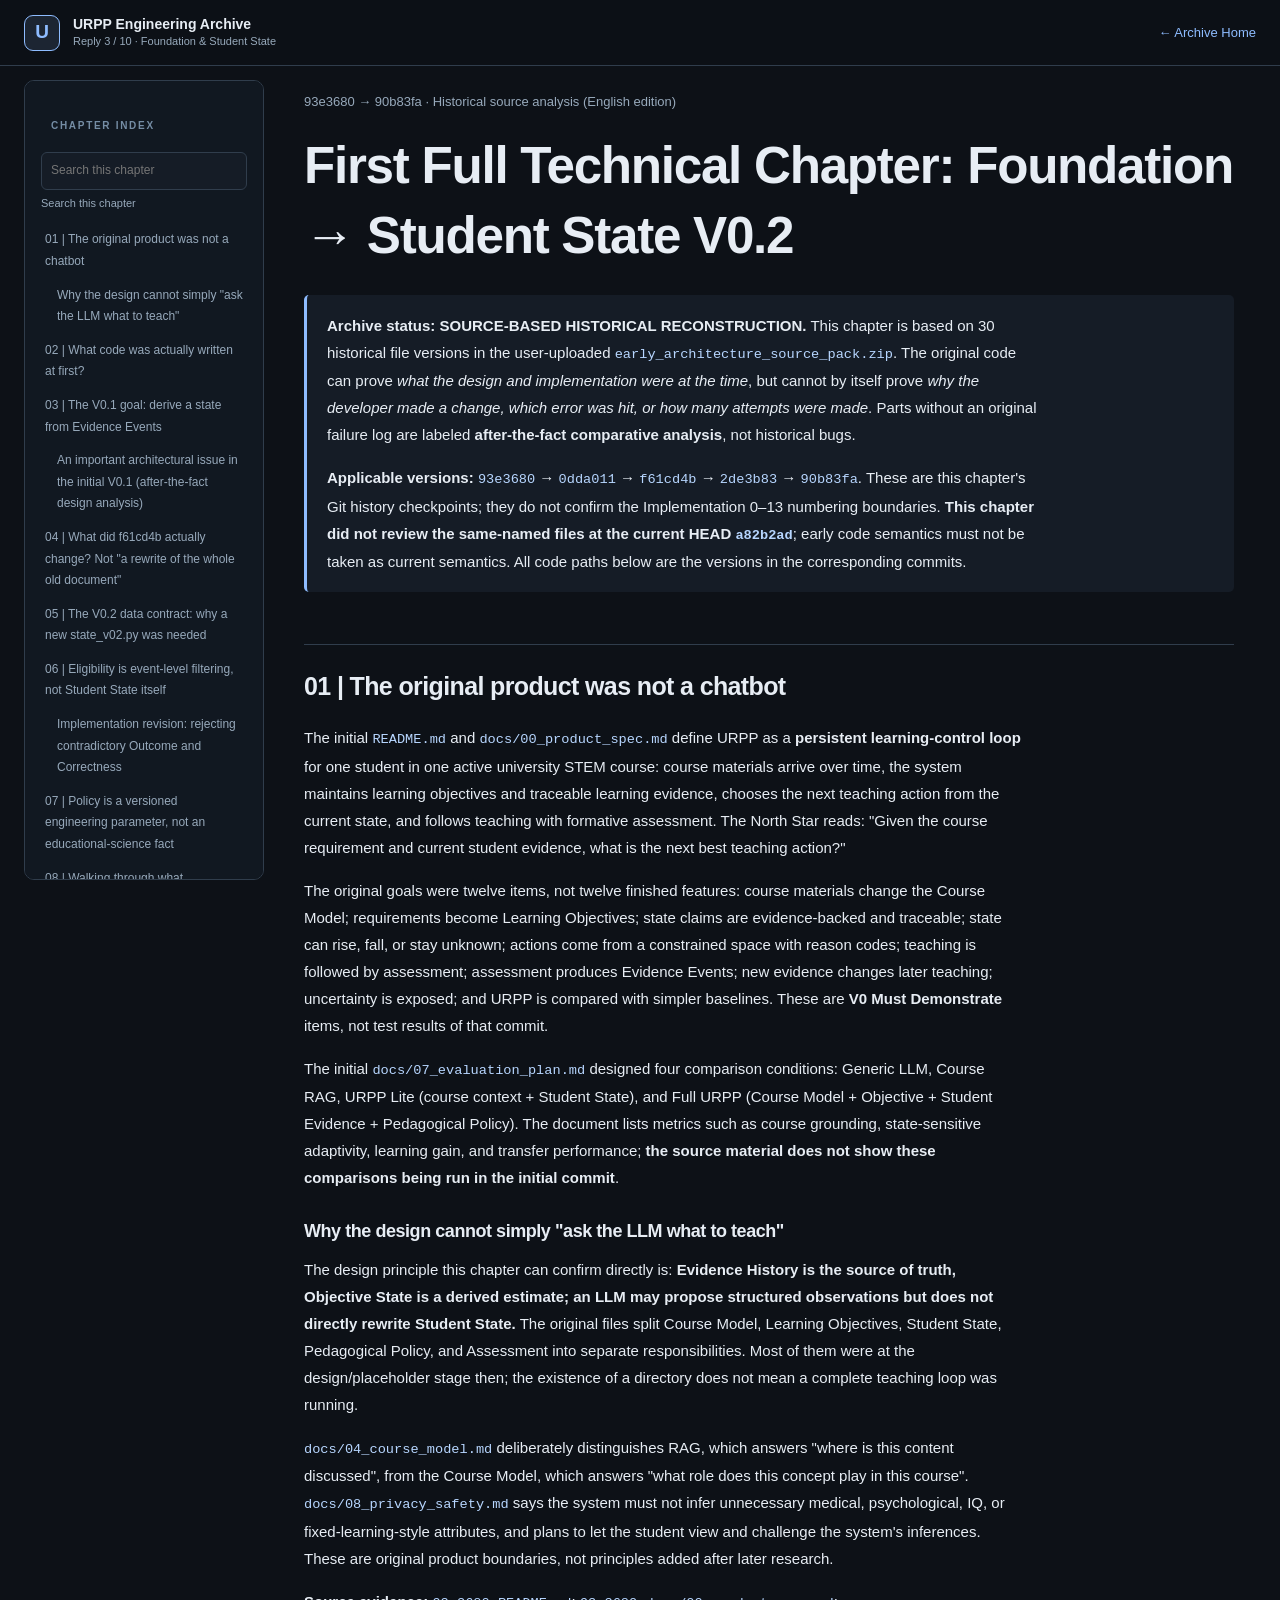
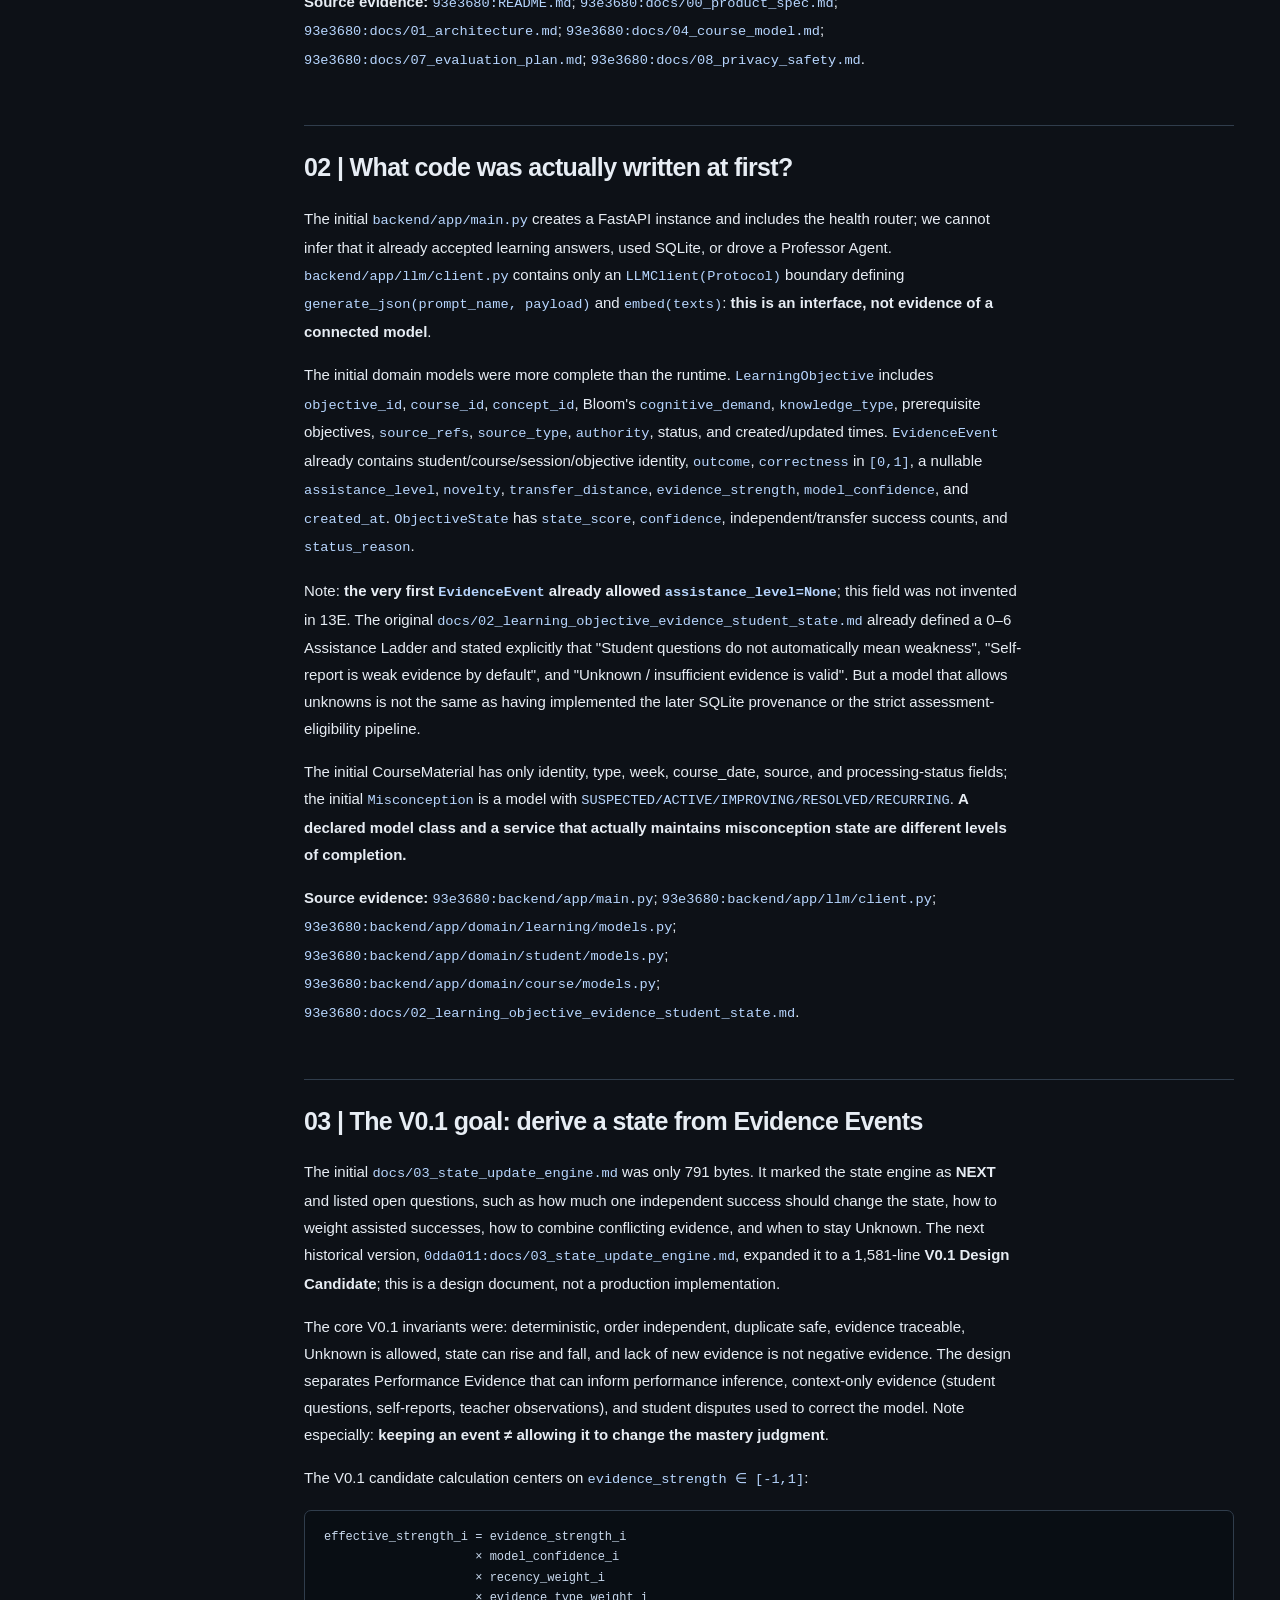
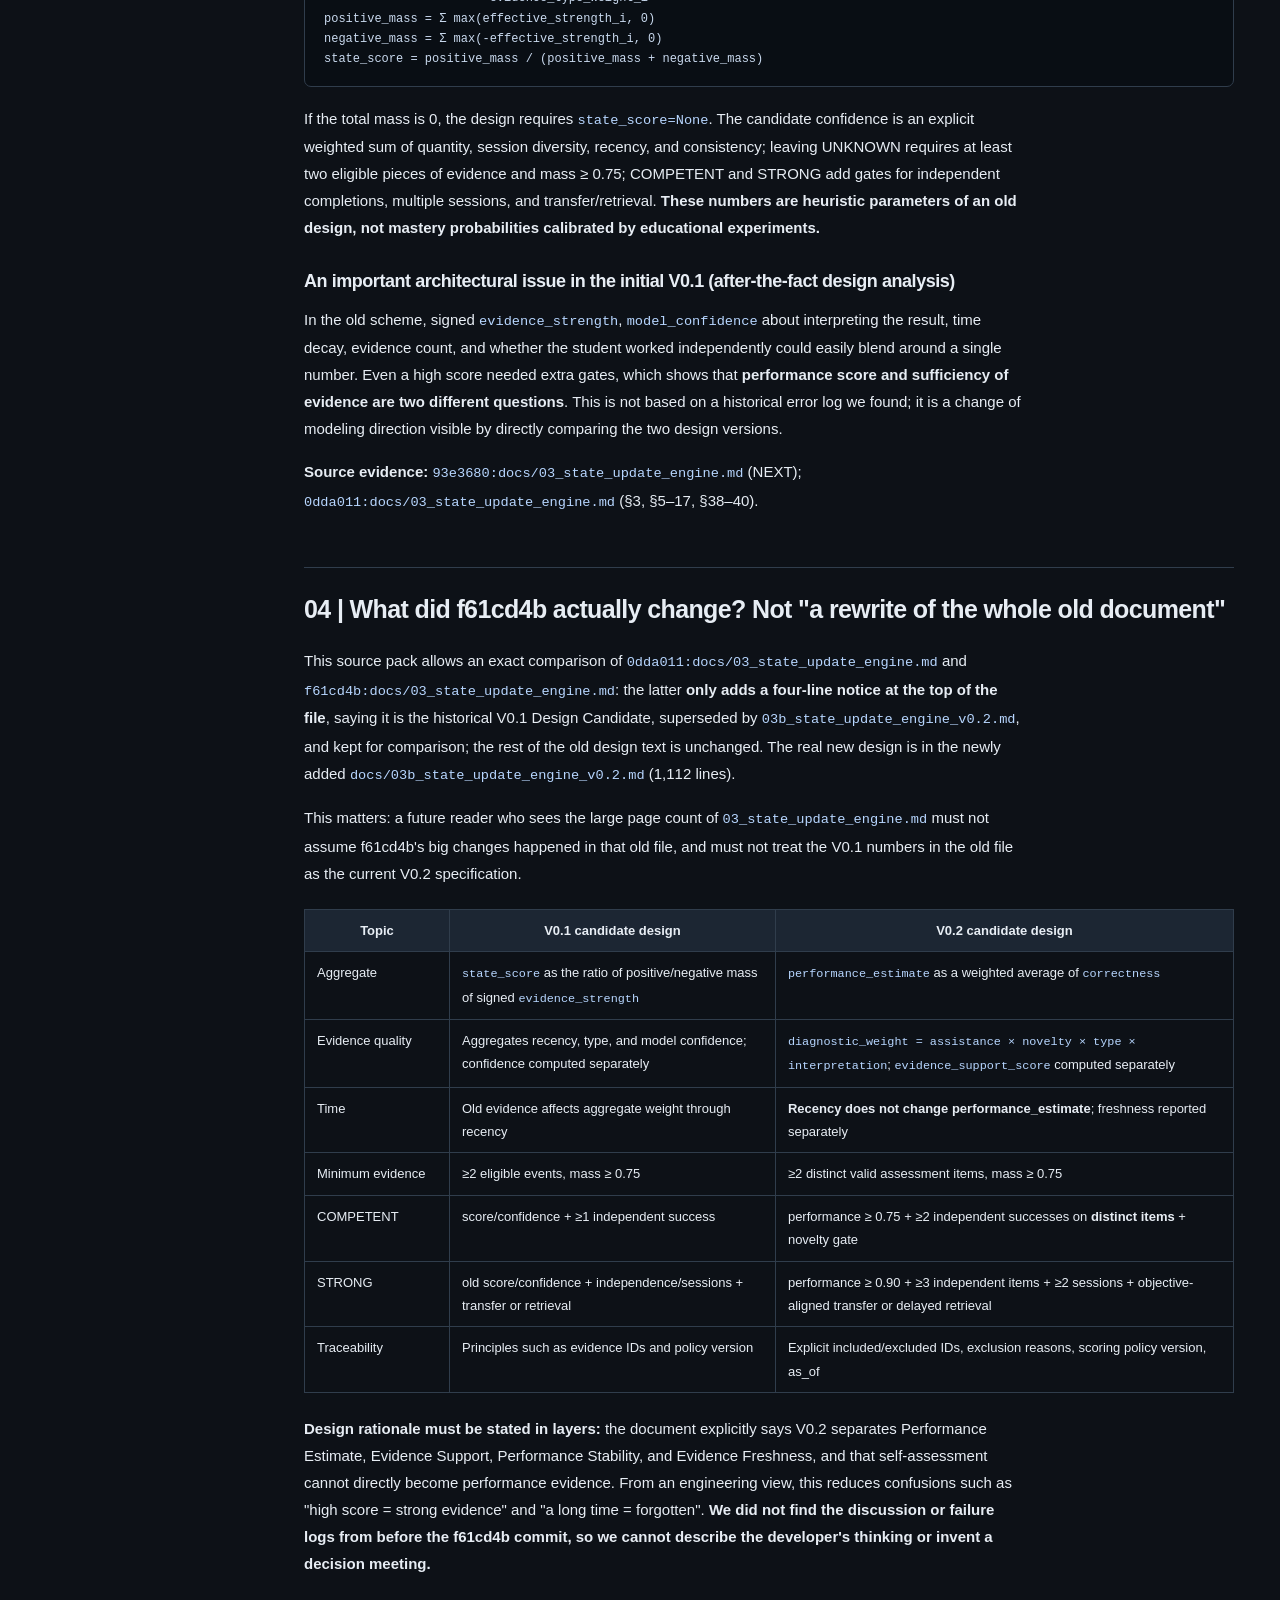
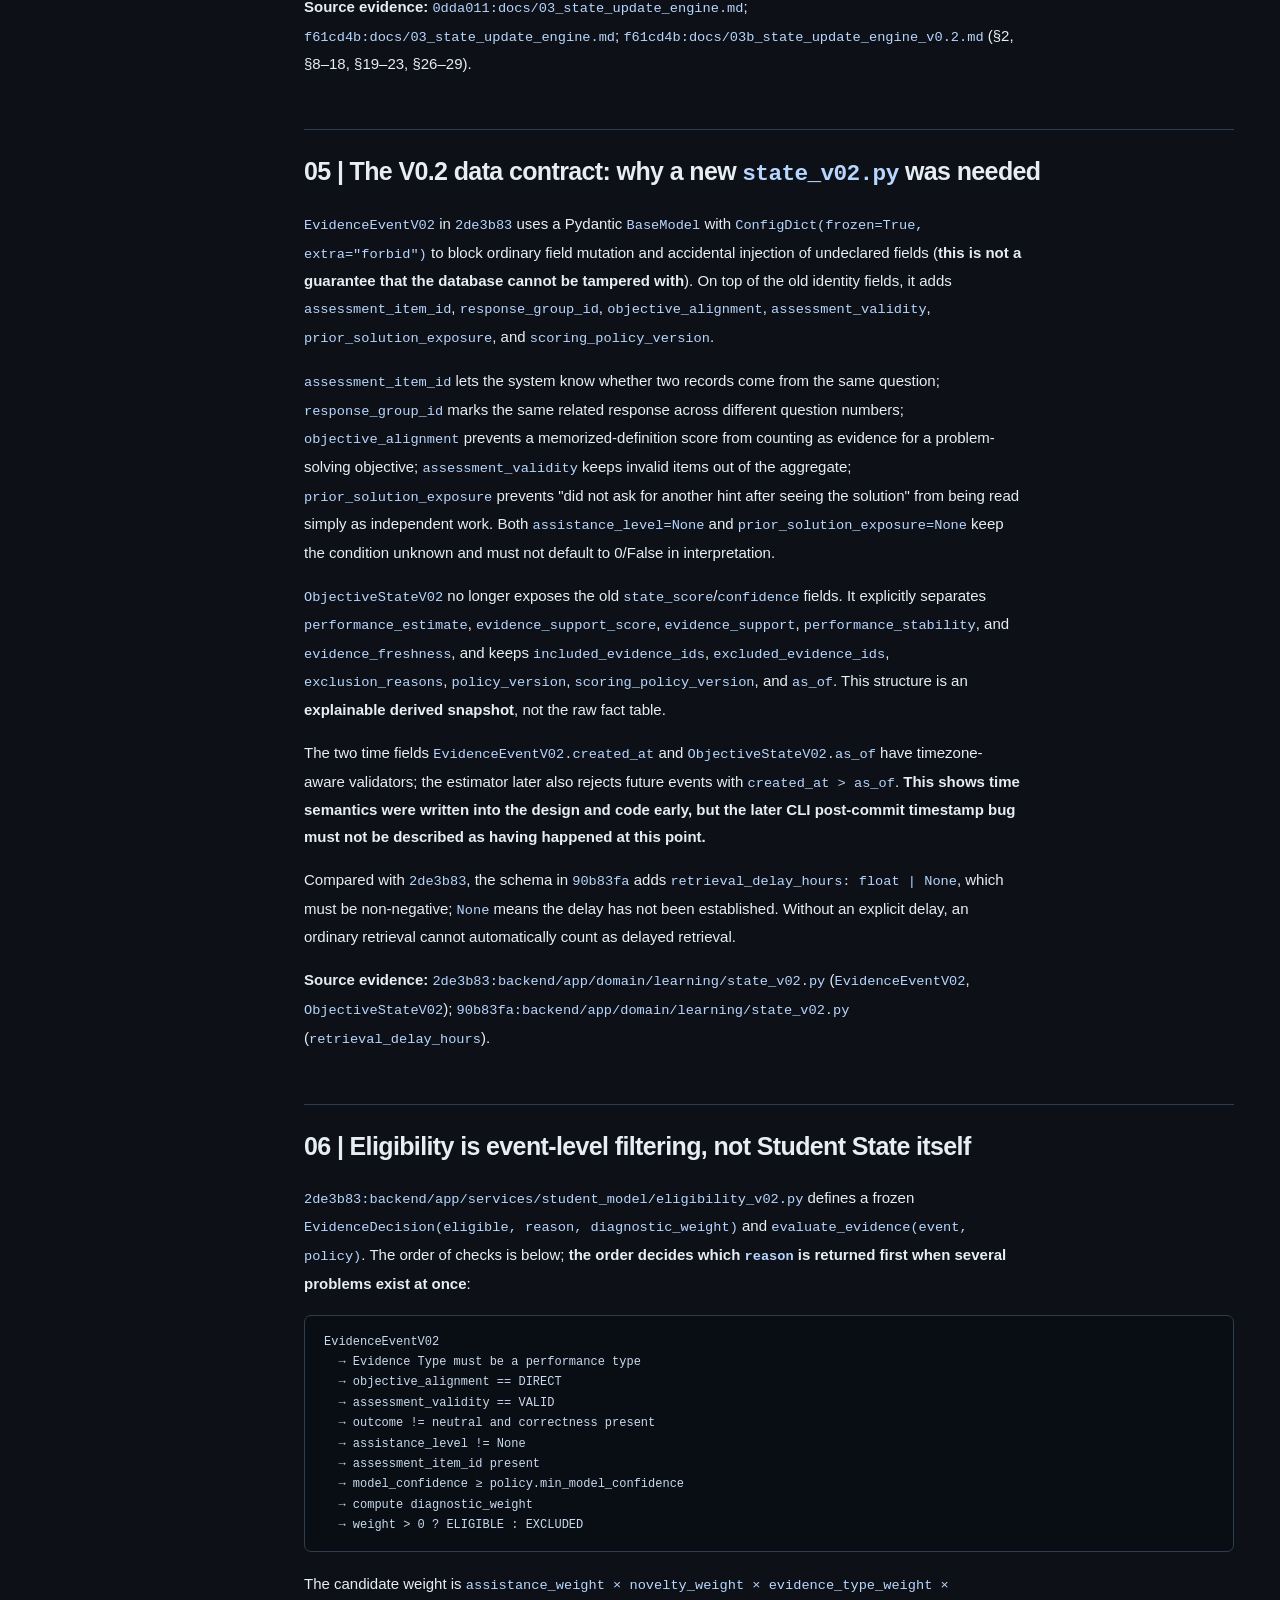
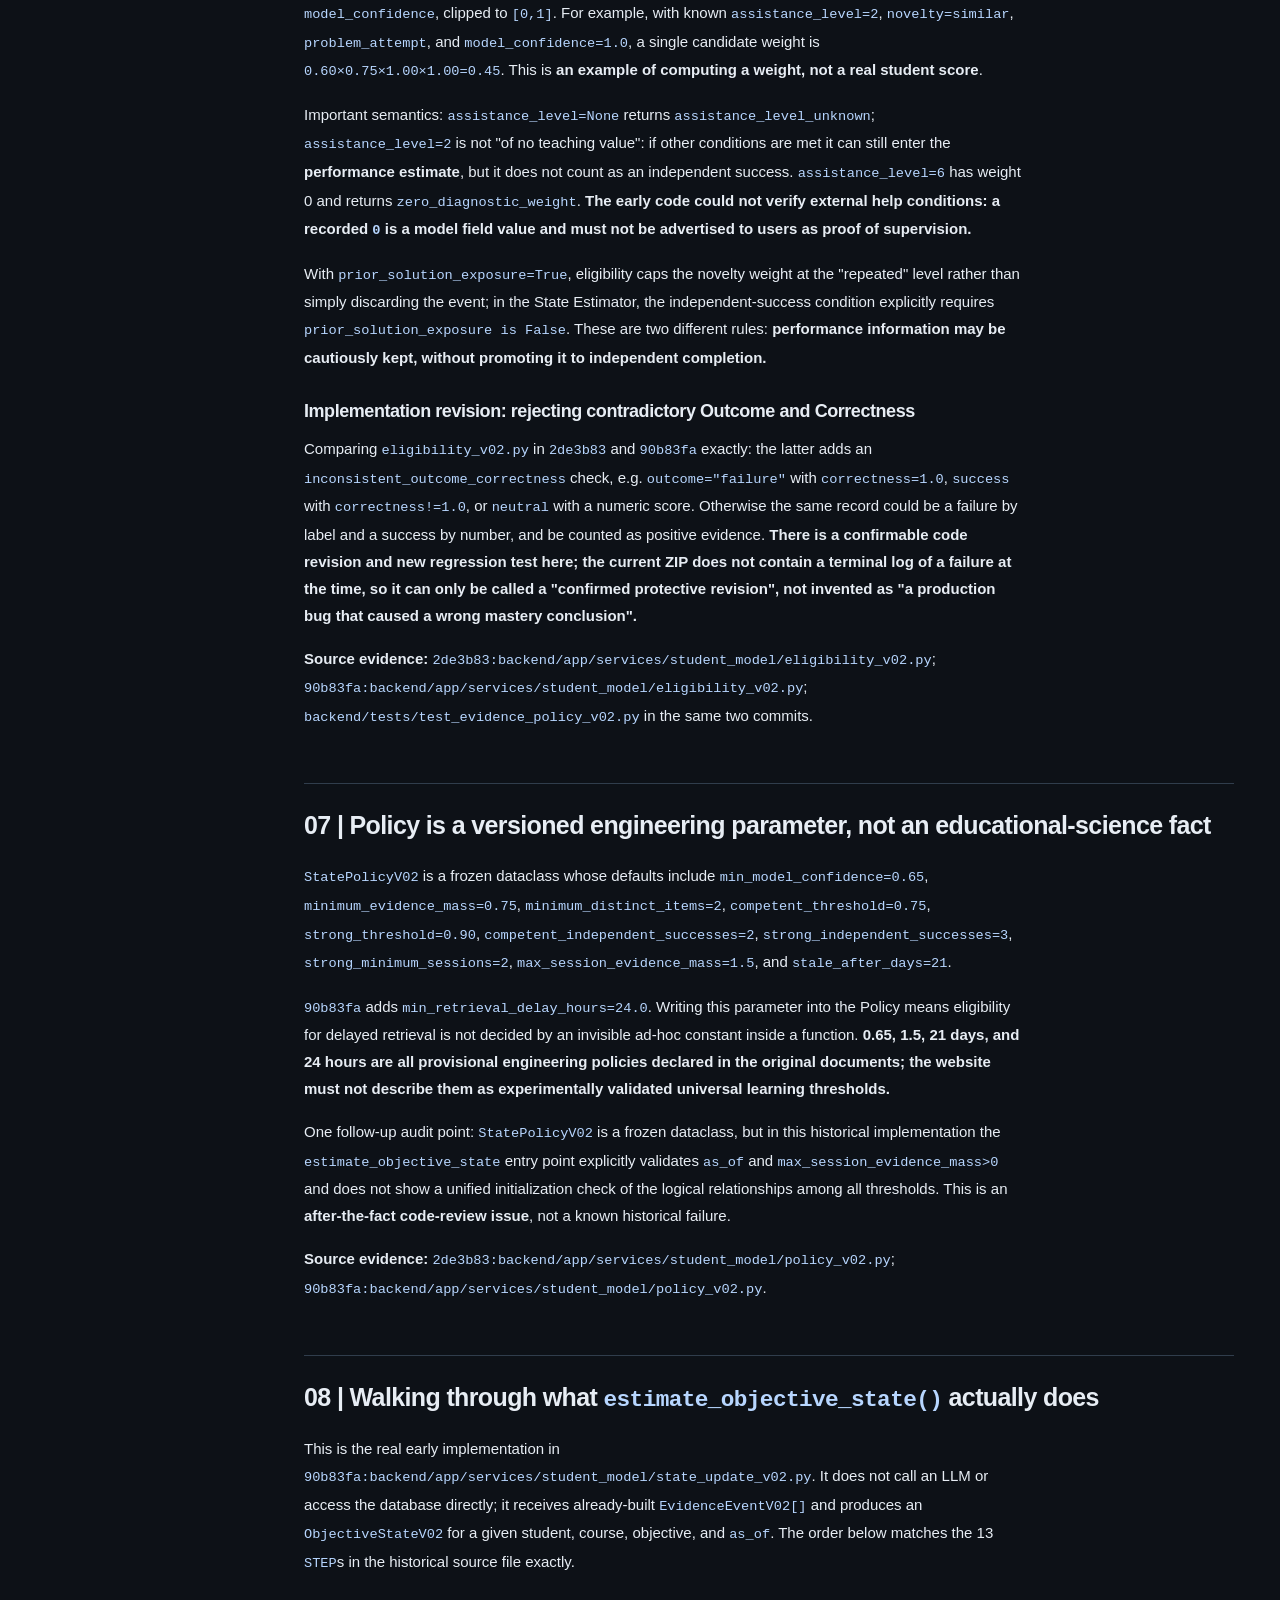
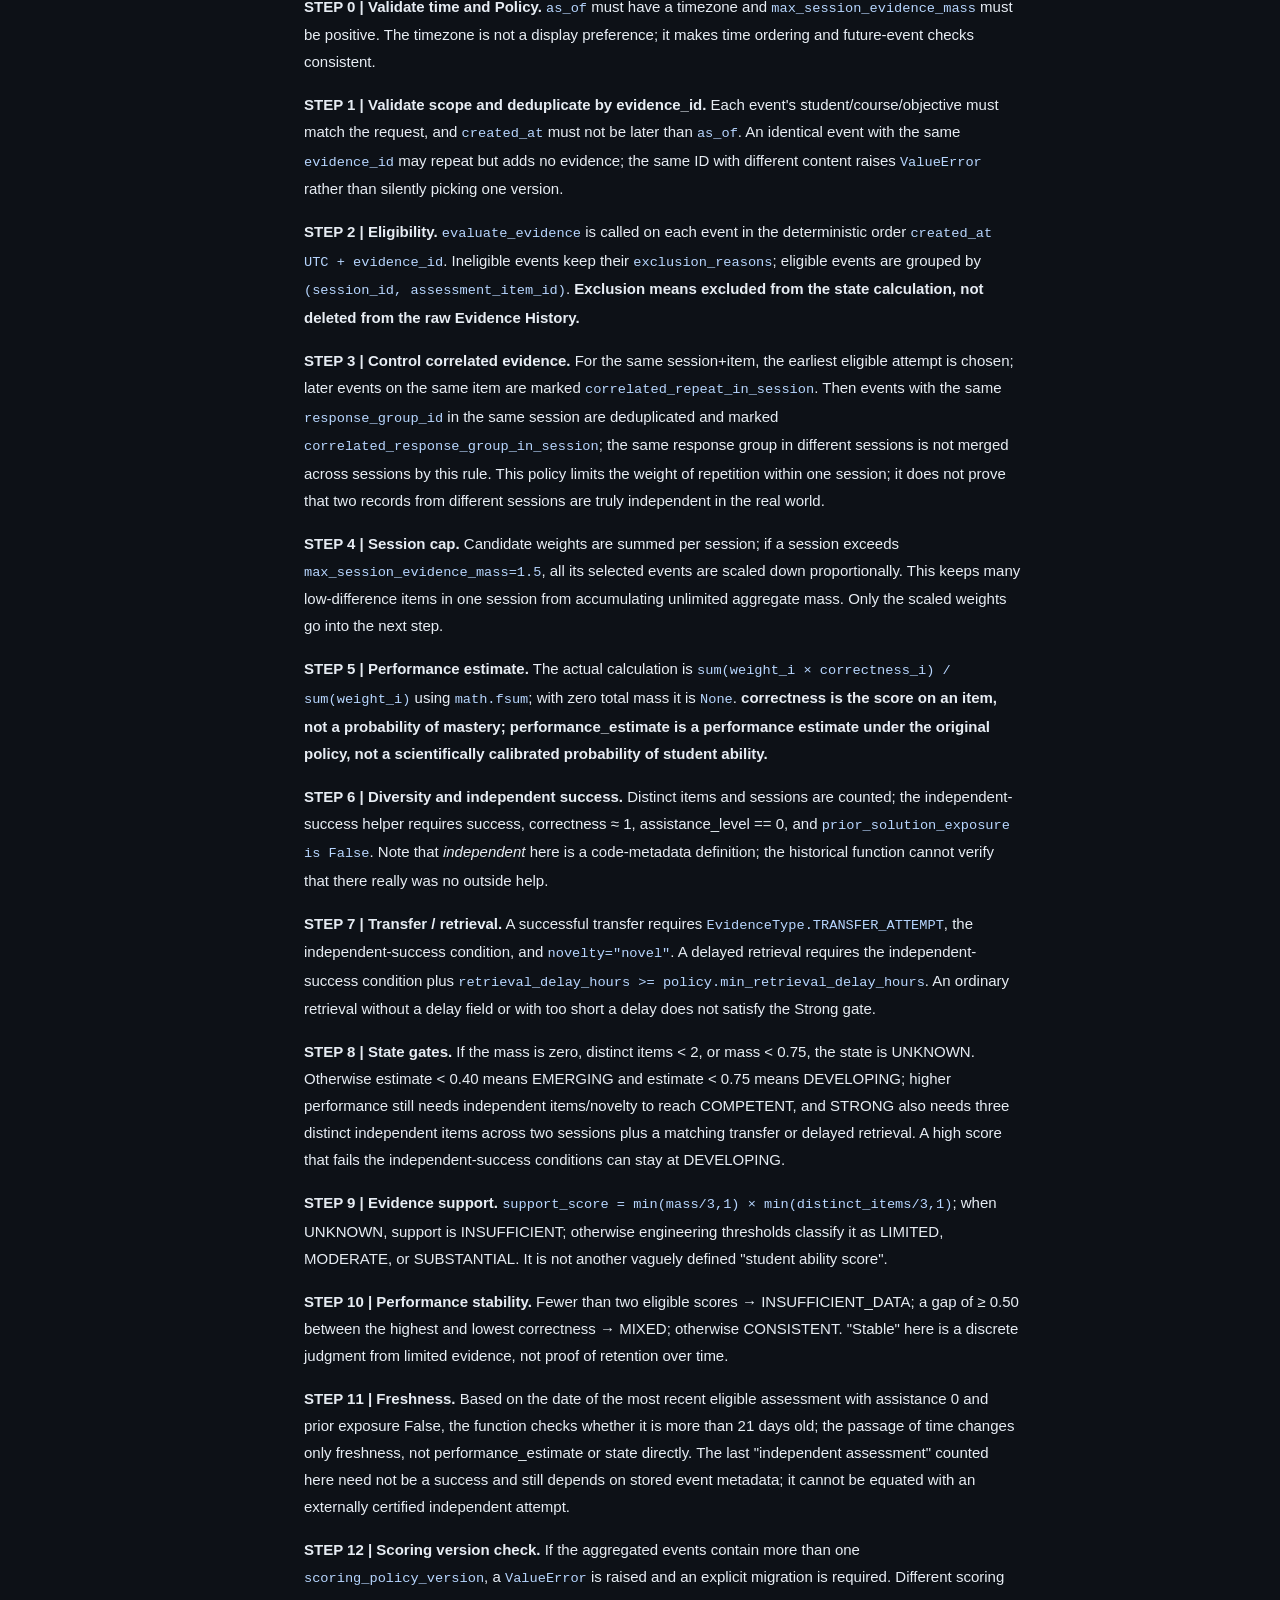
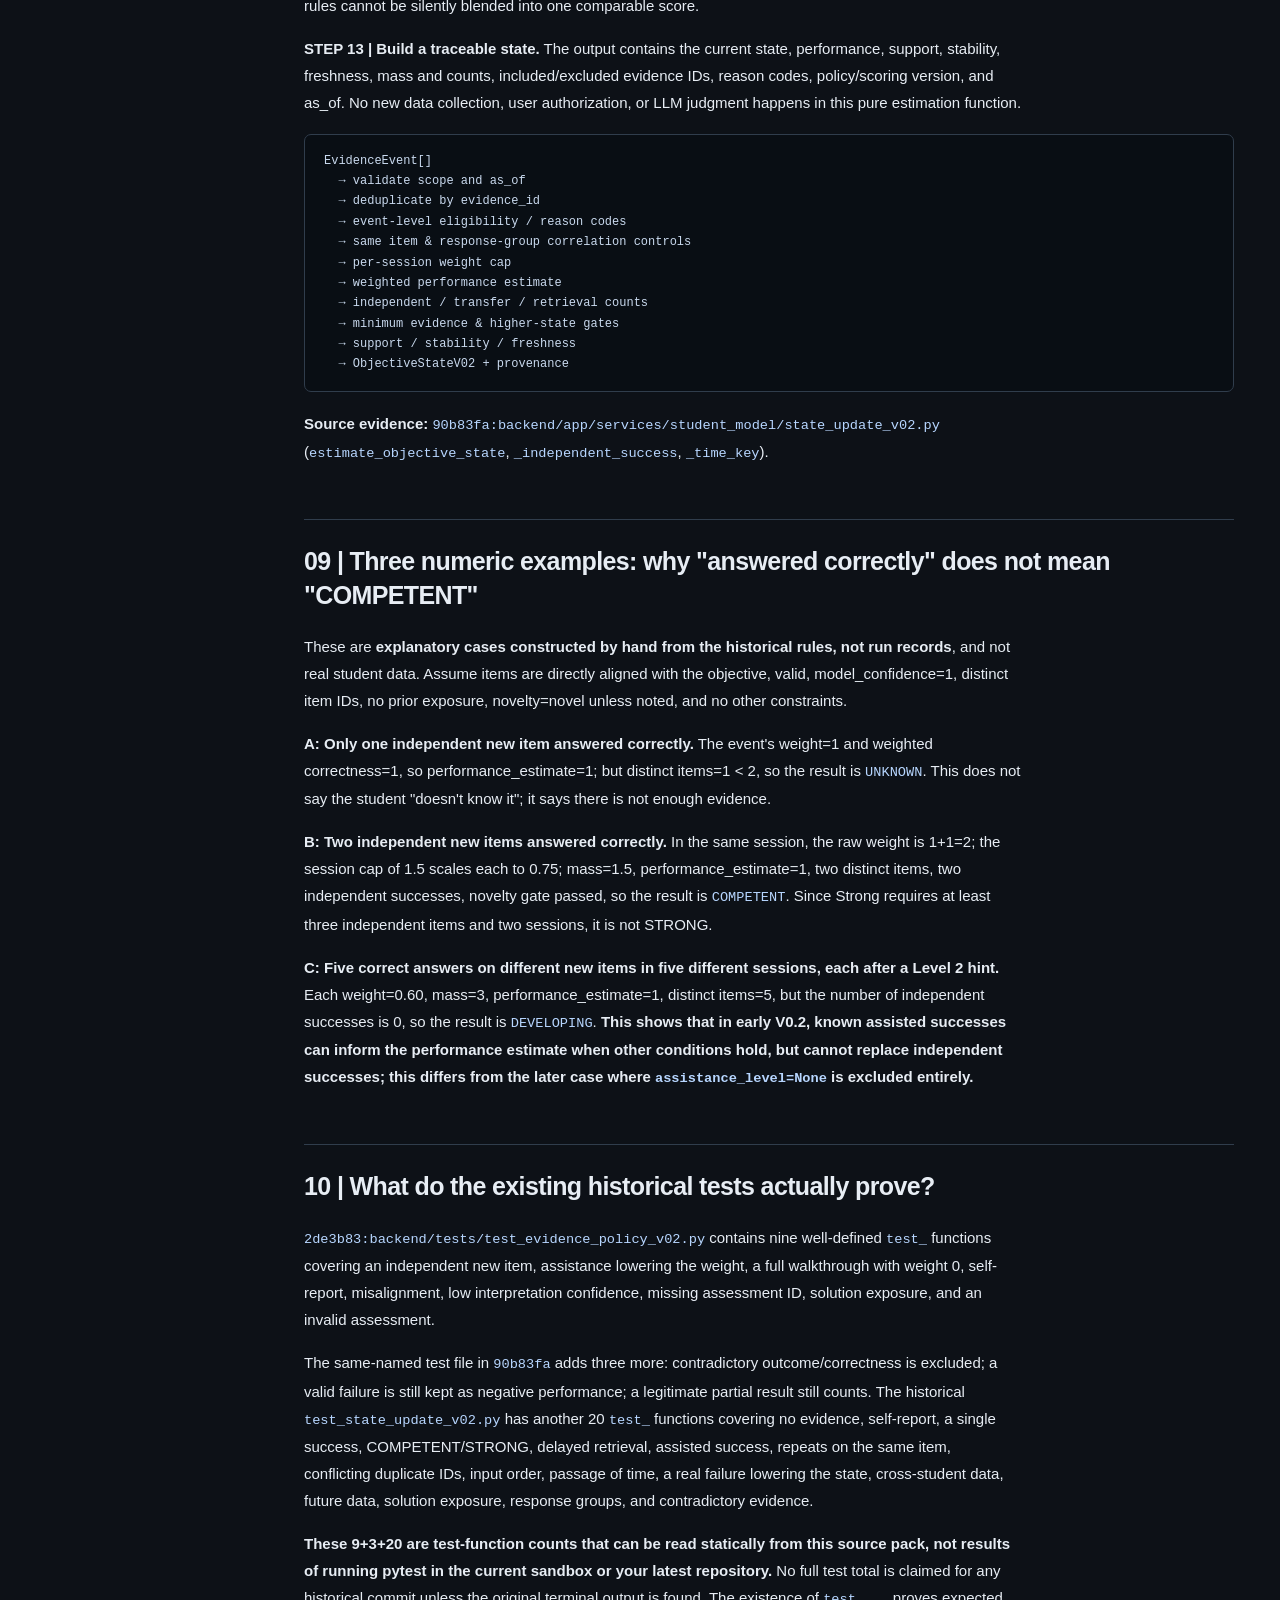
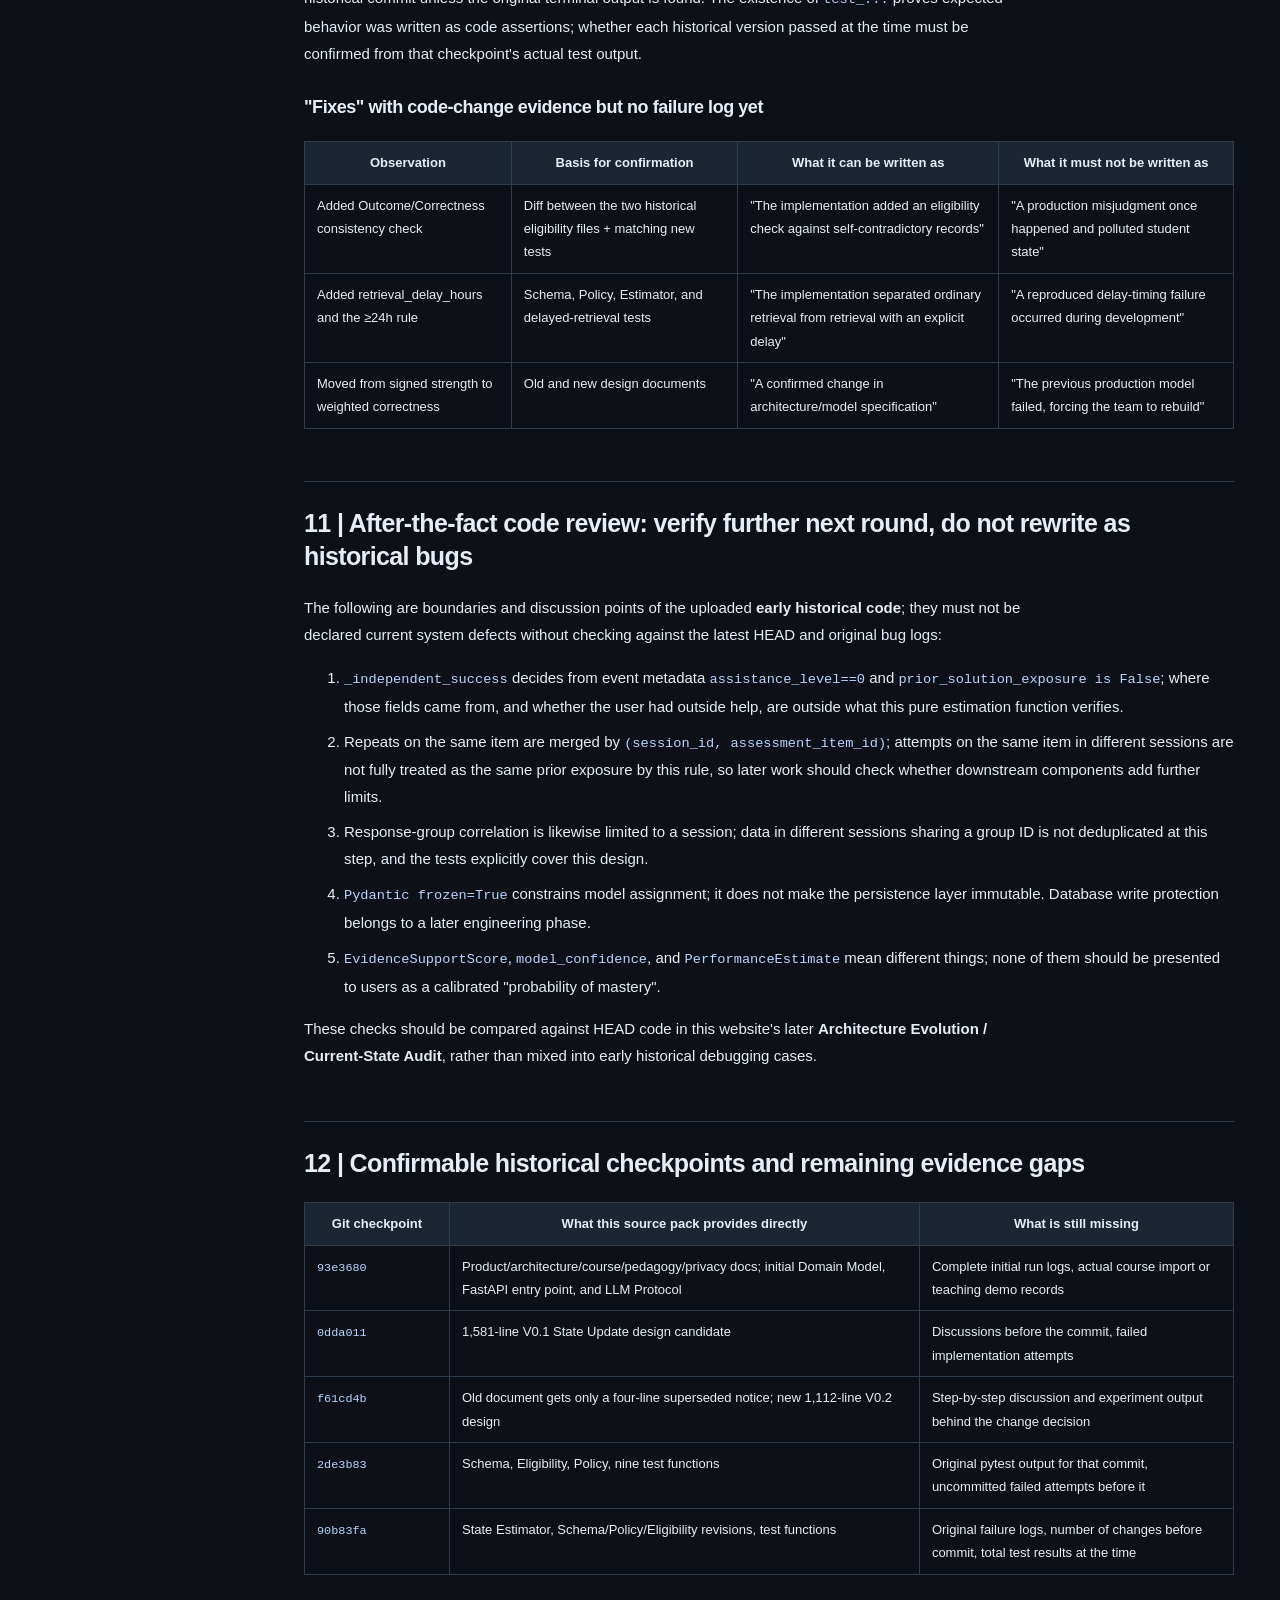
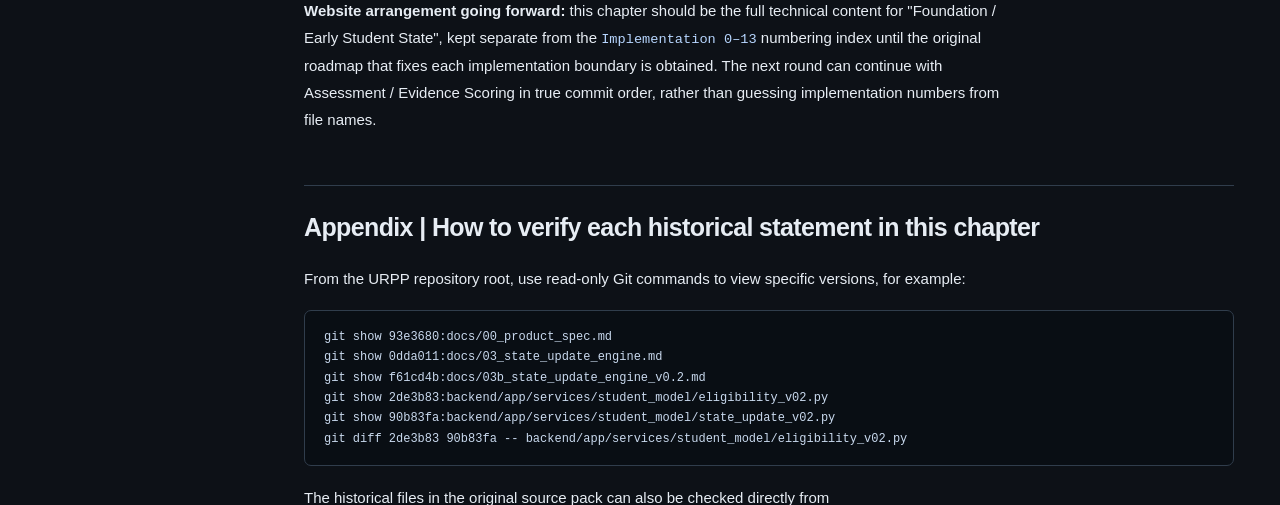
<file: engineering-archive/pages/foundation-student-state-v01.html>
<!doctype html><html lang="en"><head><meta charset="utf-8"><meta name="viewport" content="width=device-width,initial-scale=1"><title>URPP Archive — Foundation &amp; Student State</title><link rel="stylesheet" href="../assets/styles.css"><style>.chapter-layout{display:grid;grid-template-columns:240px minmax(0,1fr);gap:30px;max-width:1480px;margin:auto;padding:0 24px}.chapter-toc{position:sticky;top:80px;align-self:start;max-height:calc(100vh - 100px);overflow:auto;background:#111821;border:1px solid var(--border);border-radius:10px;padding:16px}.chapter-toc a{display:block;font-size:12px;padding:6px 4px;color:var(--muted)}.chapter-toc a.sub{padding-left:16px}.chapter-toc a:hover{color:var(--accent)}.chapter-toc input{width:100%;box-sizing:border-box;margin:8px 0 4px;padding:7px 9px;border-radius:6px;border:1px solid var(--border);background:var(--surface);color:inherit;font:inherit;font-size:12px}.chapter-toc .hint{font-size:11px;color:var(--muted);margin:0 0 10px}.chapter-article{min-width:0;max-width:950px;padding:24px 10px 80px}.chapter-article h2{margin-top:52px;padding-top:25px;border-top:1px solid var(--border);font-size:25px}.chapter-article h3{margin-top:28px}.chapter-article blockquote{margin:25px 0;padding:17px 20px;border-left:3px solid var(--accent);background:var(--surface);border-radius:5px}.chapter-article blockquote p:last-child{margin-bottom:0}.chapter-article table{width:100%;border-collapse:collapse;display:block;overflow-x:auto;margin:22px 0;font-size:13px}.chapter-article th,.chapter-article td{border:1px solid var(--border);padding:9px 12px;vertical-align:top;min-width:145px}.chapter-article th{background:var(--surface-2)}.chapter-article code:not(pre code){font-size:0.91em;color:#b7d6ff;overflow-wrap:anywhere}.chapter-article pre{white-space:pre;max-width:100%;overflow:auto}.chapter-article p{max-width:86ch}.chapter-article li{margin-bottom:8px}.chapter-article a{overflow-wrap:anywhere}.chapter-intro{font-size:13px;color:var(--muted);margin:0 0 12px}.topbar .chapter-back{font-size:13px}mark.search-hit{background:#ffd76a;color:#111}@media(max-width:1020px){.chapter-layout{display:block}.chapter-toc{position:static;max-height:220px;margin-top:18px}.chapter-article{padding:18px 0 60px}}</style></head><body><header class="topbar"><div class="brand"><span class="brand-symbol">U</span><div><strong>URPP Engineering Archive</strong><small>Reply 3 / 10 · Foundation &amp; Student State</small></div></div><a class="chapter-back" href="../index.html">← Archive Home</a></header><div class="chapter-layout"><aside class="chapter-toc"><div class="sidebar-heading">CHAPTER INDEX</div><input id="chapter-search" type="search" placeholder="Search this chapter" autocomplete="off"><p id="search-count" class="hint">Search this chapter</p><a class="" href="#section-01">01 | The original product was not a chatbot</a>
<a class="sub" href="#section-02">Why the design cannot simply &quot;ask the LLM what to teach&quot;</a>
<a class="" href="#section-03">02 | What code was actually written at first?</a>
<a class="" href="#section-04">03 | The V0.1 goal: derive a state from Evidence Events</a>
<a class="sub" href="#section-05">An important architectural issue in the initial V0.1 (after-the-fact design analysis)</a>
<a class="" href="#section-06">04 | What did f61cd4b actually change? Not &quot;a rewrite of the whole old document&quot;</a>
<a class="" href="#section-07">05 | The V0.2 data contract: why a new state_v02.py was needed</a>
<a class="" href="#section-08">06 | Eligibility is event-level filtering, not Student State itself</a>
<a class="sub" href="#section-09">Implementation revision: rejecting contradictory Outcome and Correctness</a>
<a class="" href="#section-10">07 | Policy is a versioned engineering parameter, not an educational-science fact</a>
<a class="" href="#section-11">08 | Walking through what estimate_objective_state() actually does</a>
<a class="" href="#section-12">09 | Three numeric examples: why &quot;answered correctly&quot; does not mean &quot;COMPETENT&quot;</a>
<a class="" href="#section-13">10 | What do the existing historical tests actually prove?</a>
<a class="sub" href="#section-14">&quot;Fixes&quot; with code-change evidence but no failure log yet</a>
<a class="" href="#section-15">11 | After-the-fact code review: verify further next round, do not rewrite as historical bugs</a>
<a class="" href="#section-16">12 | Confirmable historical checkpoints and remaining evidence gaps</a>
<a class="" href="#section-17">Appendix | How to verify each historical statement in this chapter</a><hr style="border:0;border-top:1px solid var(--border)"><a href="../chapters/foundation-student-state-v01.md">Markdown source</a><a href="../evidence/early_architecture_source_pack.zip">Original source pack</a></aside><main class="chapter-article"><p class="chapter-intro">93e3680 → 90b83fa · Historical source analysis (English edition)</p><h1 id="chapter-title">First Full Technical Chapter: Foundation → Student State V0.2</h1>
<blockquote>
<p><strong>Archive status: SOURCE-BASED HISTORICAL RECONSTRUCTION.</strong> This chapter is based on 30 historical file versions in the user-uploaded <code>early_architecture_source_pack.zip</code>. The original code can prove <em>what the design and implementation were at the time</em>, but cannot by itself prove <em>why the developer made a change, which error was hit, or how many attempts were made</em>. Parts without an original failure log are labeled <strong>after-the-fact comparative analysis</strong>, not historical bugs.</p>
<p><strong>Applicable versions:</strong> <code>93e3680</code> → <code>0dda011</code> → <code>f61cd4b</code> → <code>2de3b83</code> → <code>90b83fa</code>. These are this chapter's Git history checkpoints; they do not confirm the Implementation 0–13 numbering boundaries. <strong>This chapter did not review the same-named files at the current HEAD <code>a82b2ad</code></strong>; early code semantics must not be taken as current semantics. All code paths below are the versions in the corresponding commits.</p>
</blockquote>
<h2 id="section-01">01 | The original product was not a chatbot</h2>
<p>The initial <code>README.md</code> and <code>docs/00_product_spec.md</code> define URPP as a <strong>persistent learning-control loop</strong> for one student in one active university STEM course: course materials arrive over time, the system maintains learning objectives and traceable learning evidence, chooses the next teaching action from the current state, and follows teaching with formative assessment. The North Star reads: "Given the course requirement and current student evidence, what is the next best teaching action?"</p>
<p>The original goals were twelve items, not twelve finished features: course materials change the Course Model; requirements become Learning Objectives; state claims are evidence-backed and traceable; state can rise, fall, or stay unknown; actions come from a constrained space with reason codes; teaching is followed by assessment; assessment produces Evidence Events; new evidence changes later teaching; uncertainty is exposed; and URPP is compared with simpler baselines. These are <strong>V0 Must Demonstrate</strong> items, not test results of that commit.</p>
<p>The initial <code>docs/07_evaluation_plan.md</code> designed four comparison conditions: Generic LLM, Course RAG, URPP Lite (course context + Student State), and Full URPP (Course Model + Objective + Student Evidence + Pedagogical Policy). The document lists metrics such as course grounding, state-sensitive adaptivity, learning gain, and transfer performance; <strong>the source material does not show these comparisons being run in the initial commit</strong>.</p>
<h3 id="section-02">Why the design cannot simply "ask the LLM what to teach"</h3>
<p>The design principle this chapter can confirm directly is: <strong>Evidence History is the source of truth, Objective State is a derived estimate; an LLM may propose structured observations but does not directly rewrite Student State.</strong> The original files split Course Model, Learning Objectives, Student State, Pedagogical Policy, and Assessment into separate responsibilities. Most of them were at the design/placeholder stage then; the existence of a directory does not mean a complete teaching loop was running.</p>
<p><code>docs/04_course_model.md</code> deliberately distinguishes RAG, which answers "where is this content discussed", from the Course Model, which answers "what role does this concept play in this course". <code>docs/08_privacy_safety.md</code> says the system must not infer unnecessary medical, psychological, IQ, or fixed-learning-style attributes, and plans to let the student view and challenge the system's inferences. These are original product boundaries, not principles added after later research.</p>
<p><strong>Source evidence:</strong> <code>93e3680:README.md</code>; <code>93e3680:docs/00_product_spec.md</code>; <code>93e3680:docs/01_architecture.md</code>; <code>93e3680:docs/04_course_model.md</code>; <code>93e3680:docs/07_evaluation_plan.md</code>; <code>93e3680:docs/08_privacy_safety.md</code>.</p>
<h2 id="section-03">02 | What code was actually written at first?</h2>
<p>The initial <code>backend/app/main.py</code> creates a FastAPI instance and includes the health router; we cannot infer that it already accepted learning answers, used SQLite, or drove a Professor Agent. <code>backend/app/llm/client.py</code> contains only an <code>LLMClient(Protocol)</code> boundary defining <code>generate_json(prompt_name, payload)</code> and <code>embed(texts)</code>: <strong>this is an interface, not evidence of a connected model</strong>.</p>
<p>The initial domain models were more complete than the runtime. <code>LearningObjective</code> includes <code>objective_id</code>, <code>course_id</code>, <code>concept_id</code>, Bloom's <code>cognitive_demand</code>, <code>knowledge_type</code>, prerequisite objectives, <code>source_refs</code>, <code>source_type</code>, <code>authority</code>, status, and created/updated times. <code>EvidenceEvent</code> already contains student/course/session/objective identity, <code>outcome</code>, <code>correctness</code> in <code>[0,1]</code>, a nullable <code>assistance_level</code>, <code>novelty</code>, <code>transfer_distance</code>, <code>evidence_strength</code>, <code>model_confidence</code>, and <code>created_at</code>. <code>ObjectiveState</code> has <code>state_score</code>, <code>confidence</code>, independent/transfer success counts, and <code>status_reason</code>.</p>
<p>Note: <strong>the very first <code>EvidenceEvent</code> already allowed <code>assistance_level=None</code></strong>; this field was not invented in 13E. The original <code>docs/02_learning_objective_evidence_student_state.md</code> already defined a 0–6 Assistance Ladder and stated explicitly that "Student questions do not automatically mean weakness", "Self-report is weak evidence by default", and "Unknown / insufficient evidence is valid". But a model that allows unknowns is not the same as having implemented the later SQLite provenance or the strict assessment-eligibility pipeline.</p>
<p>The initial CourseMaterial has only identity, type, week, course_date, source, and processing-status fields; the initial <code>Misconception</code> is a model with <code>SUSPECTED/ACTIVE/IMPROVING/RESOLVED/RECURRING</code>. <strong>A declared model class and a service that actually maintains misconception state are different levels of completion.</strong></p>
<p><strong>Source evidence:</strong> <code>93e3680:backend/app/main.py</code>; <code>93e3680:backend/app/llm/client.py</code>; <code>93e3680:backend/app/domain/learning/models.py</code>; <code>93e3680:backend/app/domain/student/models.py</code>; <code>93e3680:backend/app/domain/course/models.py</code>; <code>93e3680:docs/02_learning_objective_evidence_student_state.md</code>.</p>
<h2 id="section-04">03 | The V0.1 goal: derive a state from Evidence Events</h2>
<p>The initial <code>docs/03_state_update_engine.md</code> was only 791 bytes. It marked the state engine as <strong>NEXT</strong> and listed open questions, such as how much one independent success should change the state, how to weight assisted successes, how to combine conflicting evidence, and when to stay Unknown. The next historical version, <code>0dda011:docs/03_state_update_engine.md</code>, expanded it to a 1,581-line <strong>V0.1 Design Candidate</strong>; this is a design document, not a production implementation.</p>
<p>The core V0.1 invariants were: deterministic, order independent, duplicate safe, evidence traceable, Unknown is allowed, state can rise and fall, and lack of new evidence is not negative evidence. The design separates Performance Evidence that can inform performance inference, context-only evidence (student questions, self-reports, teacher observations), and student disputes used to correct the model. Note especially: <strong>keeping an event ≠ allowing it to change the mastery judgment</strong>.</p>
<p>The V0.1 candidate calculation centers on <code>evidence_strength ∈ [-1,1]</code>:</p>
<pre><code class="language-text">effective_strength_i = evidence_strength_i
                     × model_confidence_i
                     × recency_weight_i
                     × evidence_type_weight_i
positive_mass = Σ max(effective_strength_i, 0)
negative_mass = Σ max(-effective_strength_i, 0)
state_score = positive_mass / (positive_mass + negative_mass)
</code></pre>
<p>If the total mass is 0, the design requires <code>state_score=None</code>. The candidate confidence is an explicit weighted sum of quantity, session diversity, recency, and consistency; leaving UNKNOWN requires at least two eligible pieces of evidence and mass ≥ 0.75; COMPETENT and STRONG add gates for independent completions, multiple sessions, and transfer/retrieval. <strong>These numbers are heuristic parameters of an old design, not mastery probabilities calibrated by educational experiments.</strong></p>
<h3 id="section-05">An important architectural issue in the initial V0.1 (after-the-fact design analysis)</h3>
<p>In the old scheme, signed <code>evidence_strength</code>, <code>model_confidence</code> about interpreting the result, time decay, evidence count, and whether the student worked independently could easily blend around a single number. Even a high score needed extra gates, which shows that <strong>performance score and sufficiency of evidence are two different questions</strong>. This is not based on a historical error log we found; it is a change of modeling direction visible by directly comparing the two design versions.</p>
<p><strong>Source evidence:</strong> <code>93e3680:docs/03_state_update_engine.md</code> (NEXT); <code>0dda011:docs/03_state_update_engine.md</code> (§3, §5–17, §38–40).</p>
<h2 id="section-06">04 | What did f61cd4b actually change? Not "a rewrite of the whole old document"</h2>
<p>This source pack allows an exact comparison of <code>0dda011:docs/03_state_update_engine.md</code> and <code>f61cd4b:docs/03_state_update_engine.md</code>: the latter <strong>only adds a four-line notice at the top of the file</strong>, saying it is the historical V0.1 Design Candidate, superseded by <code>03b_state_update_engine_v0.2.md</code>, and kept for comparison; the rest of the old design text is unchanged. The real new design is in the newly added <code>docs/03b_state_update_engine_v0.2.md</code> (1,112 lines).</p>
<p>This matters: a future reader who sees the large page count of <code>03_state_update_engine.md</code> must not assume f61cd4b's big changes happened in that old file, and must not treat the V0.1 numbers in the old file as the current V0.2 specification.</p>
<table>
<thead>
<tr>
<th>Topic</th>
<th>V0.1 candidate design</th>
<th>V0.2 candidate design</th>
</tr>
</thead>
<tbody>
<tr>
<td>Aggregate</td>
<td><code>state_score</code> as the ratio of positive/negative mass of signed <code>evidence_strength</code></td>
<td><code>performance_estimate</code> as a weighted average of <code>correctness</code></td>
</tr>
<tr>
<td>Evidence quality</td>
<td>Aggregates recency, type, and model confidence; confidence computed separately</td>
<td><code>diagnostic_weight = assistance × novelty × type × interpretation</code>; <code>evidence_support_score</code> computed separately</td>
</tr>
<tr>
<td>Time</td>
<td>Old evidence affects aggregate weight through recency</td>
<td><strong>Recency does not change performance_estimate</strong>; freshness reported separately</td>
</tr>
<tr>
<td>Minimum evidence</td>
<td>≥2 eligible events, mass ≥ 0.75</td>
<td>≥2 distinct valid assessment items, mass ≥ 0.75</td>
</tr>
<tr>
<td>COMPETENT</td>
<td>score/confidence + ≥1 independent success</td>
<td>performance ≥ 0.75 + ≥2 independent successes on <strong>distinct items</strong> + novelty gate</td>
</tr>
<tr>
<td>STRONG</td>
<td>old score/confidence + independence/sessions + transfer or retrieval</td>
<td>performance ≥ 0.90 + ≥3 independent items + ≥2 sessions + objective-aligned transfer or delayed retrieval</td>
</tr>
<tr>
<td>Traceability</td>
<td>Principles such as evidence IDs and policy version</td>
<td>Explicit included/excluded IDs, exclusion reasons, scoring policy version, as_of</td>
</tr>
</tbody>
</table>
<p><strong>Design rationale must be stated in layers:</strong> the document explicitly says V0.2 separates Performance Estimate, Evidence Support, Performance Stability, and Evidence Freshness, and that self-assessment cannot directly become performance evidence. From an engineering view, this reduces confusions such as "high score = strong evidence" and "a long time = forgotten". <strong>We did not find the discussion or failure logs from before the f61cd4b commit, so we cannot describe the developer's thinking or invent a decision meeting.</strong></p>
<p><strong>Source evidence:</strong> <code>0dda011:docs/03_state_update_engine.md</code>; <code>f61cd4b:docs/03_state_update_engine.md</code>; <code>f61cd4b:docs/03b_state_update_engine_v0.2.md</code> (§2, §8–18, §19–23, §26–29).</p>
<h2 id="section-07">05 | The V0.2 data contract: why a new <code>state_v02.py</code> was needed</h2>
<p><code>EvidenceEventV02</code> in <code>2de3b83</code> uses a Pydantic <code>BaseModel</code> with <code>ConfigDict(frozen=True, extra="forbid")</code> to block ordinary field mutation and accidental injection of undeclared fields (<strong>this is not a guarantee that the database cannot be tampered with</strong>). On top of the old identity fields, it adds <code>assessment_item_id</code>, <code>response_group_id</code>, <code>objective_alignment</code>, <code>assessment_validity</code>, <code>prior_solution_exposure</code>, and <code>scoring_policy_version</code>.</p>
<p><code>assessment_item_id</code> lets the system know whether two records come from the same question; <code>response_group_id</code> marks the same related response across different question numbers; <code>objective_alignment</code> prevents a memorized-definition score from counting as evidence for a problem-solving objective; <code>assessment_validity</code> keeps invalid items out of the aggregate; <code>prior_solution_exposure</code> prevents "did not ask for another hint after seeing the solution" from being read simply as independent work. Both <code>assistance_level=None</code> and <code>prior_solution_exposure=None</code> keep the condition unknown and must not default to 0/False in interpretation.</p>
<p><code>ObjectiveStateV02</code> no longer exposes the old <code>state_score</code>/<code>confidence</code> fields. It explicitly separates <code>performance_estimate</code>, <code>evidence_support_score</code>, <code>evidence_support</code>, <code>performance_stability</code>, and <code>evidence_freshness</code>, and keeps <code>included_evidence_ids</code>, <code>excluded_evidence_ids</code>, <code>exclusion_reasons</code>, <code>policy_version</code>, <code>scoring_policy_version</code>, and <code>as_of</code>. This structure is an <strong>explainable derived snapshot</strong>, not the raw fact table.</p>
<p>The two time fields <code>EvidenceEventV02.created_at</code> and <code>ObjectiveStateV02.as_of</code> have timezone-aware validators; the estimator later also rejects future events with <code>created_at &gt; as_of</code>. <strong>This shows time semantics were written into the design and code early, but the later CLI post-commit timestamp bug must not be described as having happened at this point.</strong></p>
<p>Compared with <code>2de3b83</code>, the schema in <code>90b83fa</code> adds <code>retrieval_delay_hours: float | None</code>, which must be non-negative; <code>None</code> means the delay has not been established. Without an explicit delay, an ordinary retrieval cannot automatically count as delayed retrieval.</p>
<p><strong>Source evidence:</strong> <code>2de3b83:backend/app/domain/learning/state_v02.py</code> (<code>EvidenceEventV02</code>, <code>ObjectiveStateV02</code>); <code>90b83fa:backend/app/domain/learning/state_v02.py</code> (<code>retrieval_delay_hours</code>).</p>
<h2 id="section-08">06 | Eligibility is event-level filtering, not Student State itself</h2>
<p><code>2de3b83:backend/app/services/student_model/eligibility_v02.py</code> defines a frozen <code>EvidenceDecision(eligible, reason, diagnostic_weight)</code> and <code>evaluate_evidence(event, policy)</code>. The order of checks is below; <strong>the order decides which <code>reason</code> is returned first when several problems exist at once</strong>:</p>
<pre><code class="language-text">EvidenceEventV02
  → Evidence Type must be a performance type
  → objective_alignment == DIRECT
  → assessment_validity == VALID
  → outcome != neutral and correctness present
  → assistance_level != None
  → assessment_item_id present
  → model_confidence ≥ policy.min_model_confidence
  → compute diagnostic_weight
  → weight &gt; 0 ? ELIGIBLE : EXCLUDED
</code></pre>
<p>The candidate weight is <code>assistance_weight × novelty_weight × evidence_type_weight × model_confidence</code>, clipped to <code>[0,1]</code>. For example, with known <code>assistance_level=2</code>, <code>novelty=similar</code>, <code>problem_attempt</code>, and <code>model_confidence=1.0</code>, a single candidate weight is <code>0.60×0.75×1.00×1.00=0.45</code>. This is <strong>an example of computing a weight, not a real student score</strong>.</p>
<p>Important semantics: <code>assistance_level=None</code> returns <code>assistance_level_unknown</code>; <code>assistance_level=2</code> is not "of no teaching value": if other conditions are met it can still enter the <strong>performance estimate</strong>, but it does not count as an independent success. <code>assistance_level=6</code> has weight 0 and returns <code>zero_diagnostic_weight</code>. <strong>The early code could not verify external help conditions: a recorded <code>0</code> is a model field value and must not be advertised to users as proof of supervision.</strong></p>
<p>With <code>prior_solution_exposure=True</code>, eligibility caps the novelty weight at the "repeated" level rather than simply discarding the event; in the State Estimator, the independent-success condition explicitly requires <code>prior_solution_exposure is False</code>. These are two different rules: <strong>performance information may be cautiously kept, without promoting it to independent completion.</strong></p>
<h3 id="section-09">Implementation revision: rejecting contradictory Outcome and Correctness</h3>
<p>Comparing <code>eligibility_v02.py</code> in <code>2de3b83</code> and <code>90b83fa</code> exactly: the latter adds an <code>inconsistent_outcome_correctness</code> check, e.g. <code>outcome="failure"</code> with <code>correctness=1.0</code>, <code>success</code> with <code>correctness!=1.0</code>, or <code>neutral</code> with a numeric score. Otherwise the same record could be a failure by label and a success by number, and be counted as positive evidence. <strong>There is a confirmable code revision and new regression test here; the current ZIP does not contain a terminal log of a failure at the time, so it can only be called a "confirmed protective revision", not invented as "a production bug that caused a wrong mastery conclusion".</strong></p>
<p><strong>Source evidence:</strong> <code>2de3b83:backend/app/services/student_model/eligibility_v02.py</code>; <code>90b83fa:backend/app/services/student_model/eligibility_v02.py</code>; <code>backend/tests/test_evidence_policy_v02.py</code> in the same two commits.</p>
<h2 id="section-10">07 | Policy is a versioned engineering parameter, not an educational-science fact</h2>
<p><code>StatePolicyV02</code> is a frozen dataclass whose defaults include <code>min_model_confidence=0.65</code>, <code>minimum_evidence_mass=0.75</code>, <code>minimum_distinct_items=2</code>, <code>competent_threshold=0.75</code>, <code>strong_threshold=0.90</code>, <code>competent_independent_successes=2</code>, <code>strong_independent_successes=3</code>, <code>strong_minimum_sessions=2</code>, <code>max_session_evidence_mass=1.5</code>, and <code>stale_after_days=21</code>.</p>
<p><code>90b83fa</code> adds <code>min_retrieval_delay_hours=24.0</code>. Writing this parameter into the Policy means eligibility for delayed retrieval is not decided by an invisible ad-hoc constant inside a function. <strong>0.65, 1.5, 21 days, and 24 hours are all provisional engineering policies declared in the original documents; the website must not describe them as experimentally validated universal learning thresholds.</strong></p>
<p>One follow-up audit point: <code>StatePolicyV02</code> is a frozen dataclass, but in this historical implementation the <code>estimate_objective_state</code> entry point explicitly validates <code>as_of</code> and <code>max_session_evidence_mass&gt;0</code> and does not show a unified initialization check of the logical relationships among all thresholds. This is an <strong>after-the-fact code-review issue</strong>, not a known historical failure.</p>
<p><strong>Source evidence:</strong> <code>2de3b83:backend/app/services/student_model/policy_v02.py</code>; <code>90b83fa:backend/app/services/student_model/policy_v02.py</code>.</p>
<h2 id="section-11">08 | Walking through what <code>estimate_objective_state()</code> actually does</h2>
<p>This is the real early implementation in <code>90b83fa:backend/app/services/student_model/state_update_v02.py</code>. It does not call an LLM or access the database directly; it receives already-built <code>EvidenceEventV02[]</code> and produces an <code>ObjectiveStateV02</code> for a given student, course, objective, and <code>as_of</code>. The order below matches the 13 <code>STEP</code>s in the historical source file exactly.</p>
<p><strong>STEP 0 | Validate time and Policy.</strong> <code>as_of</code> must have a timezone and <code>max_session_evidence_mass</code> must be positive. The timezone is not a display preference; it makes time ordering and future-event checks consistent.</p>
<p><strong>STEP 1 | Validate scope and deduplicate by evidence_id.</strong> Each event's student/course/objective must match the request, and <code>created_at</code> must not be later than <code>as_of</code>. An identical event with the same <code>evidence_id</code> may repeat but adds no evidence; the same ID with different content raises <code>ValueError</code> rather than silently picking one version.</p>
<p><strong>STEP 2 | Eligibility.</strong> <code>evaluate_evidence</code> is called on each event in the deterministic order <code>created_at UTC + evidence_id</code>. Ineligible events keep their <code>exclusion_reasons</code>; eligible events are grouped by <code>(session_id, assessment_item_id)</code>. <strong>Exclusion means excluded from the state calculation, not deleted from the raw Evidence History.</strong></p>
<p><strong>STEP 3 | Control correlated evidence.</strong> For the same session+item, the earliest eligible attempt is chosen; later events on the same item are marked <code>correlated_repeat_in_session</code>. Then events with the same <code>response_group_id</code> in the same session are deduplicated and marked <code>correlated_response_group_in_session</code>; the same response group in different sessions is not merged across sessions by this rule. This policy limits the weight of repetition within one session; it does not prove that two records from different sessions are truly independent in the real world.</p>
<p><strong>STEP 4 | Session cap.</strong> Candidate weights are summed per session; if a session exceeds <code>max_session_evidence_mass=1.5</code>, all its selected events are scaled down proportionally. This keeps many low-difference items in one session from accumulating unlimited aggregate mass. Only the scaled weights go into the next step.</p>
<p><strong>STEP 5 | Performance estimate.</strong> The actual calculation is <code>sum(weight_i × correctness_i) / sum(weight_i)</code> using <code>math.fsum</code>; with zero total mass it is <code>None</code>. <strong>correctness is the score on an item, not a probability of mastery; performance_estimate is a performance estimate under the original policy, not a scientifically calibrated probability of student ability.</strong></p>
<p><strong>STEP 6 | Diversity and independent success.</strong> Distinct items and sessions are counted; the independent-success helper requires success, correctness ≈ 1, assistance_level == 0, and <code>prior_solution_exposure is False</code>. Note that <em>independent</em> here is a code-metadata definition; the historical function cannot verify that there really was no outside help.</p>
<p><strong>STEP 7 | Transfer / retrieval.</strong> A successful transfer requires <code>EvidenceType.TRANSFER_ATTEMPT</code>, the independent-success condition, and <code>novelty="novel"</code>. A delayed retrieval requires the independent-success condition plus <code>retrieval_delay_hours &gt;= policy.min_retrieval_delay_hours</code>. An ordinary retrieval without a delay field or with too short a delay does not satisfy the Strong gate.</p>
<p><strong>STEP 8 | State gates.</strong> If the mass is zero, distinct items &lt; 2, or mass &lt; 0.75, the state is UNKNOWN. Otherwise estimate &lt; 0.40 means EMERGING and estimate &lt; 0.75 means DEVELOPING; higher performance still needs independent items/novelty to reach COMPETENT, and STRONG also needs three distinct independent items across two sessions plus a matching transfer or delayed retrieval. A high score that fails the independent-success conditions can stay at DEVELOPING.</p>
<p><strong>STEP 9 | Evidence support.</strong> <code>support_score = min(mass/3,1) × min(distinct_items/3,1)</code>; when UNKNOWN, support is INSUFFICIENT; otherwise engineering thresholds classify it as LIMITED, MODERATE, or SUBSTANTIAL. It is not another vaguely defined "student ability score".</p>
<p><strong>STEP 10 | Performance stability.</strong> Fewer than two eligible scores → INSUFFICIENT_DATA; a gap of ≥ 0.50 between the highest and lowest correctness → MIXED; otherwise CONSISTENT. "Stable" here is a discrete judgment from limited evidence, not proof of retention over time.</p>
<p><strong>STEP 11 | Freshness.</strong> Based on the date of the most recent eligible assessment with assistance 0 and prior exposure False, the function checks whether it is more than 21 days old; the passage of time changes only freshness, not performance_estimate or state directly. The last "independent assessment" counted here need not be a success and still depends on stored event metadata; it cannot be equated with an externally certified independent attempt.</p>
<p><strong>STEP 12 | Scoring version check.</strong> If the aggregated events contain more than one <code>scoring_policy_version</code>, a <code>ValueError</code> is raised and an explicit migration is required. Different scoring rules cannot be silently blended into one comparable score.</p>
<p><strong>STEP 13 | Build a traceable state.</strong> The output contains the current state, performance, support, stability, freshness, mass and counts, included/excluded evidence IDs, reason codes, policy/scoring version, and as_of. No new data collection, user authorization, or LLM judgment happens in this pure estimation function.</p>
<pre><code class="language-text">EvidenceEvent[]
  → validate scope and as_of
  → deduplicate by evidence_id
  → event-level eligibility / reason codes
  → same item &amp; response-group correlation controls
  → per-session weight cap
  → weighted performance estimate
  → independent / transfer / retrieval counts
  → minimum evidence &amp; higher-state gates
  → support / stability / freshness
  → ObjectiveStateV02 + provenance
</code></pre>
<p><strong>Source evidence:</strong> <code>90b83fa:backend/app/services/student_model/state_update_v02.py</code> (<code>estimate_objective_state</code>, <code>_independent_success</code>, <code>_time_key</code>).</p>
<h2 id="section-12">09 | Three numeric examples: why "answered correctly" does not mean "COMPETENT"</h2>
<p>These are <strong>explanatory cases constructed by hand from the historical rules, not run records</strong>, and not real student data. Assume items are directly aligned with the objective, valid, model_confidence=1, distinct item IDs, no prior exposure, novelty=novel unless noted, and no other constraints.</p>
<p><strong>A: Only one independent new item answered correctly.</strong> The event's weight=1 and weighted correctness=1, so performance_estimate=1; but distinct items=1 &lt; 2, so the result is <code>UNKNOWN</code>. This does not say the student "doesn't know it"; it says there is not enough evidence.</p>
<p><strong>B: Two independent new items answered correctly.</strong> In the same session, the raw weight is 1+1=2; the session cap of 1.5 scales each to 0.75; mass=1.5, performance_estimate=1, two distinct items, two independent successes, novelty gate passed, so the result is <code>COMPETENT</code>. Since Strong requires at least three independent items and two sessions, it is not STRONG.</p>
<p><strong>C: Five correct answers on different new items in five different sessions, each after a Level 2 hint.</strong> Each weight=0.60, mass=3, performance_estimate=1, distinct items=5, but the number of independent successes is 0, so the result is <code>DEVELOPING</code>. <strong>This shows that in early V0.2, known assisted successes can inform the performance estimate when other conditions hold, but cannot replace independent successes; this differs from the later case where <code>assistance_level=None</code> is excluded entirely.</strong></p>
<h2 id="section-13">10 | What do the existing historical tests actually prove?</h2>
<p><code>2de3b83:backend/tests/test_evidence_policy_v02.py</code> contains nine well-defined <code>test_</code> functions covering an independent new item, assistance lowering the weight, a full walkthrough with weight 0, self-report, misalignment, low interpretation confidence, missing assessment ID, solution exposure, and an invalid assessment.</p>
<p>The same-named test file in <code>90b83fa</code> adds three more: contradictory outcome/correctness is excluded; a valid failure is still kept as negative performance; a legitimate partial result still counts. The historical <code>test_state_update_v02.py</code> has another 20 <code>test_</code> functions covering no evidence, self-report, a single success, COMPETENT/STRONG, delayed retrieval, assisted success, repeats on the same item, conflicting duplicate IDs, input order, passage of time, a real failure lowering the state, cross-student data, future data, solution exposure, response groups, and contradictory evidence.</p>
<p><strong>These 9+3+20 are test-function counts that can be read statically from this source pack, not results of running pytest in the current sandbox or your latest repository.</strong> No full test total is claimed for any historical commit unless the original terminal output is found. The existence of <code>test_...</code> proves expected behavior was written as code assertions; whether each historical version passed at the time must be confirmed from that checkpoint's actual test output.</p>
<h3 id="section-14">"Fixes" with code-change evidence but no failure log yet</h3>
<table>
<thead>
<tr>
<th>Observation</th>
<th>Basis for confirmation</th>
<th>What it can be written as</th>
<th>What it must not be written as</th>
</tr>
</thead>
<tbody>
<tr>
<td>Added Outcome/Correctness consistency check</td>
<td>Diff between the two historical eligibility files + matching new tests</td>
<td>"The implementation added an eligibility check against self-contradictory records"</td>
<td>"A production misjudgment once happened and polluted student state"</td>
</tr>
<tr>
<td>Added retrieval_delay_hours and the ≥24h rule</td>
<td>Schema, Policy, Estimator, and delayed-retrieval tests</td>
<td>"The implementation separated ordinary retrieval from retrieval with an explicit delay"</td>
<td>"A reproduced delay-timing failure occurred during development"</td>
</tr>
<tr>
<td>Moved from signed strength to weighted correctness</td>
<td>Old and new design documents</td>
<td>"A confirmed change in architecture/model specification"</td>
<td>"The previous production model failed, forcing the team to rebuild"</td>
</tr>
</tbody>
</table>
<h2 id="section-15">11 | After-the-fact code review: verify further next round, do not rewrite as historical bugs</h2>
<p>The following are boundaries and discussion points of the uploaded <strong>early historical code</strong>; they must not be declared current system defects without checking against the latest HEAD and original bug logs:</p>
<ol>
<li><code>_independent_success</code> decides from event metadata <code>assistance_level==0</code> and <code>prior_solution_exposure is False</code>; where those fields came from, and whether the user had outside help, are outside what this pure estimation function verifies.</li>
<li>Repeats on the same item are merged by <code>(session_id, assessment_item_id)</code>; attempts on the same item in different sessions are not fully treated as the same prior exposure by this rule, so later work should check whether downstream components add further limits.</li>
<li>Response-group correlation is likewise limited to a session; data in different sessions sharing a group ID is not deduplicated at this step, and the tests explicitly cover this design.</li>
<li><code>Pydantic frozen=True</code> constrains model assignment; it does not make the persistence layer immutable. Database write protection belongs to a later engineering phase.</li>
<li><code>EvidenceSupportScore</code>, <code>model_confidence</code>, and <code>PerformanceEstimate</code> mean different things; none of them should be presented to users as a calibrated "probability of mastery".</li>
</ol>
<p>These checks should be compared against HEAD code in this website's later <strong>Architecture Evolution / Current-State Audit</strong>, rather than mixed into early historical debugging cases.</p>
<h2 id="section-16">12 | Confirmable historical checkpoints and remaining evidence gaps</h2>
<table>
<thead>
<tr>
<th>Git checkpoint</th>
<th>What this source pack provides directly</th>
<th>What is still missing</th>
</tr>
</thead>
<tbody>
<tr>
<td><code>93e3680</code></td>
<td>Product/architecture/course/pedagogy/privacy docs; initial Domain Model, FastAPI entry point, and LLM Protocol</td>
<td>Complete initial run logs, actual course import or teaching demo records</td>
</tr>
<tr>
<td><code>0dda011</code></td>
<td>1,581-line V0.1 State Update design candidate</td>
<td>Discussions before the commit, failed implementation attempts</td>
</tr>
<tr>
<td><code>f61cd4b</code></td>
<td>Old document gets only a four-line superseded notice; new 1,112-line V0.2 design</td>
<td>Step-by-step discussion and experiment output behind the change decision</td>
</tr>
<tr>
<td><code>2de3b83</code></td>
<td>Schema, Eligibility, Policy, nine test functions</td>
<td>Original pytest output for that commit, uncommitted failed attempts before it</td>
</tr>
<tr>
<td><code>90b83fa</code></td>
<td>State Estimator, Schema/Policy/Eligibility revisions, test functions</td>
<td>Original failure logs, number of changes before commit, total test results at the time</td>
</tr>
</tbody>
</table>
<p><strong>Website arrangement going forward:</strong> this chapter should be the full technical content for "Foundation / Early Student State", kept separate from the <code>Implementation 0–13</code> numbering index until the original roadmap that fixes each implementation boundary is obtained. The next round can continue with Assessment / Evidence Scoring in true commit order, rather than guessing implementation numbers from file names.</p>
<h2 id="section-17">Appendix | How to verify each historical statement in this chapter</h2>
<p>From the URPP repository root, use read-only Git commands to view specific versions, for example:</p>
<pre><code class="language-bash">git show 93e3680:docs/00_product_spec.md
git show 0dda011:docs/03_state_update_engine.md
git show f61cd4b:docs/03b_state_update_engine_v0.2.md
git show 2de3b83:backend/app/services/student_model/eligibility_v02.py
git show 90b83fa:backend/app/services/student_model/state_update_v02.py
git diff 2de3b83 90b83fa -- backend/app/services/student_model/eligibility_v02.py
</code></pre>
<p>The historical files in the original source pack can also be checked directly from <code>early_architecture_source_pack.zip</code>. <strong>This chapter contains no real student data, does not run URPP, does not change evidence rules, and does not infer unverified development incidents.</strong></p><footer class="footer">URPP Engineering Archive · Reply 3 / 10 · English edition; Chinese original in zh-original/</footer></main></div><script>
(()=>{const input=document.getElementById('chapter-search'),count=document.getElementById('search-count'),article=document.querySelector('.chapter-article');let hits=[],i=-1;
function reset(){document.querySelectorAll('mark.search-hit').forEach(m=>m.replaceWith(document.createTextNode(m.textContent)));article.normalize();hits=[];i=-1}
input.addEventListener('input',()=>{reset();const q=input.value.trim().toLowerCase();if(!q){count.textContent='Search this chapter';return}
const w=document.createTreeWalker(article,NodeFilter.SHOW_TEXT,{acceptNode:n=>n.nodeValue.toLowerCase().includes(q)?NodeFilter.FILTER_ACCEPT:NodeFilter.FILTER_REJECT});const nodes=[];while(w.nextNode())nodes.push(w.currentNode);
for(const n of nodes){const t=n.nodeValue,low=t.toLowerCase();let p=0,s;const f=document.createDocumentFragment();while((s=low.indexOf(q,p))!==-1){f.append(t.slice(p,s));const m=document.createElement('mark');m.className='search-hit';m.textContent=t.slice(s,s+q.length);f.append(m);hits.push(m);p=s+q.length}f.append(t.slice(p));n.replaceWith(f)}
count.textContent=hits.length+' matches (Enter = next)';});
input.addEventListener('keydown',e=>{if(e.key==='Enter'&&hits.length){i=(i+1)%hits.length;hits[i].scrollIntoView({block:'center'});count.textContent=(i+1)+' / '+hits.length}});})();
</script></body></html>
</file>
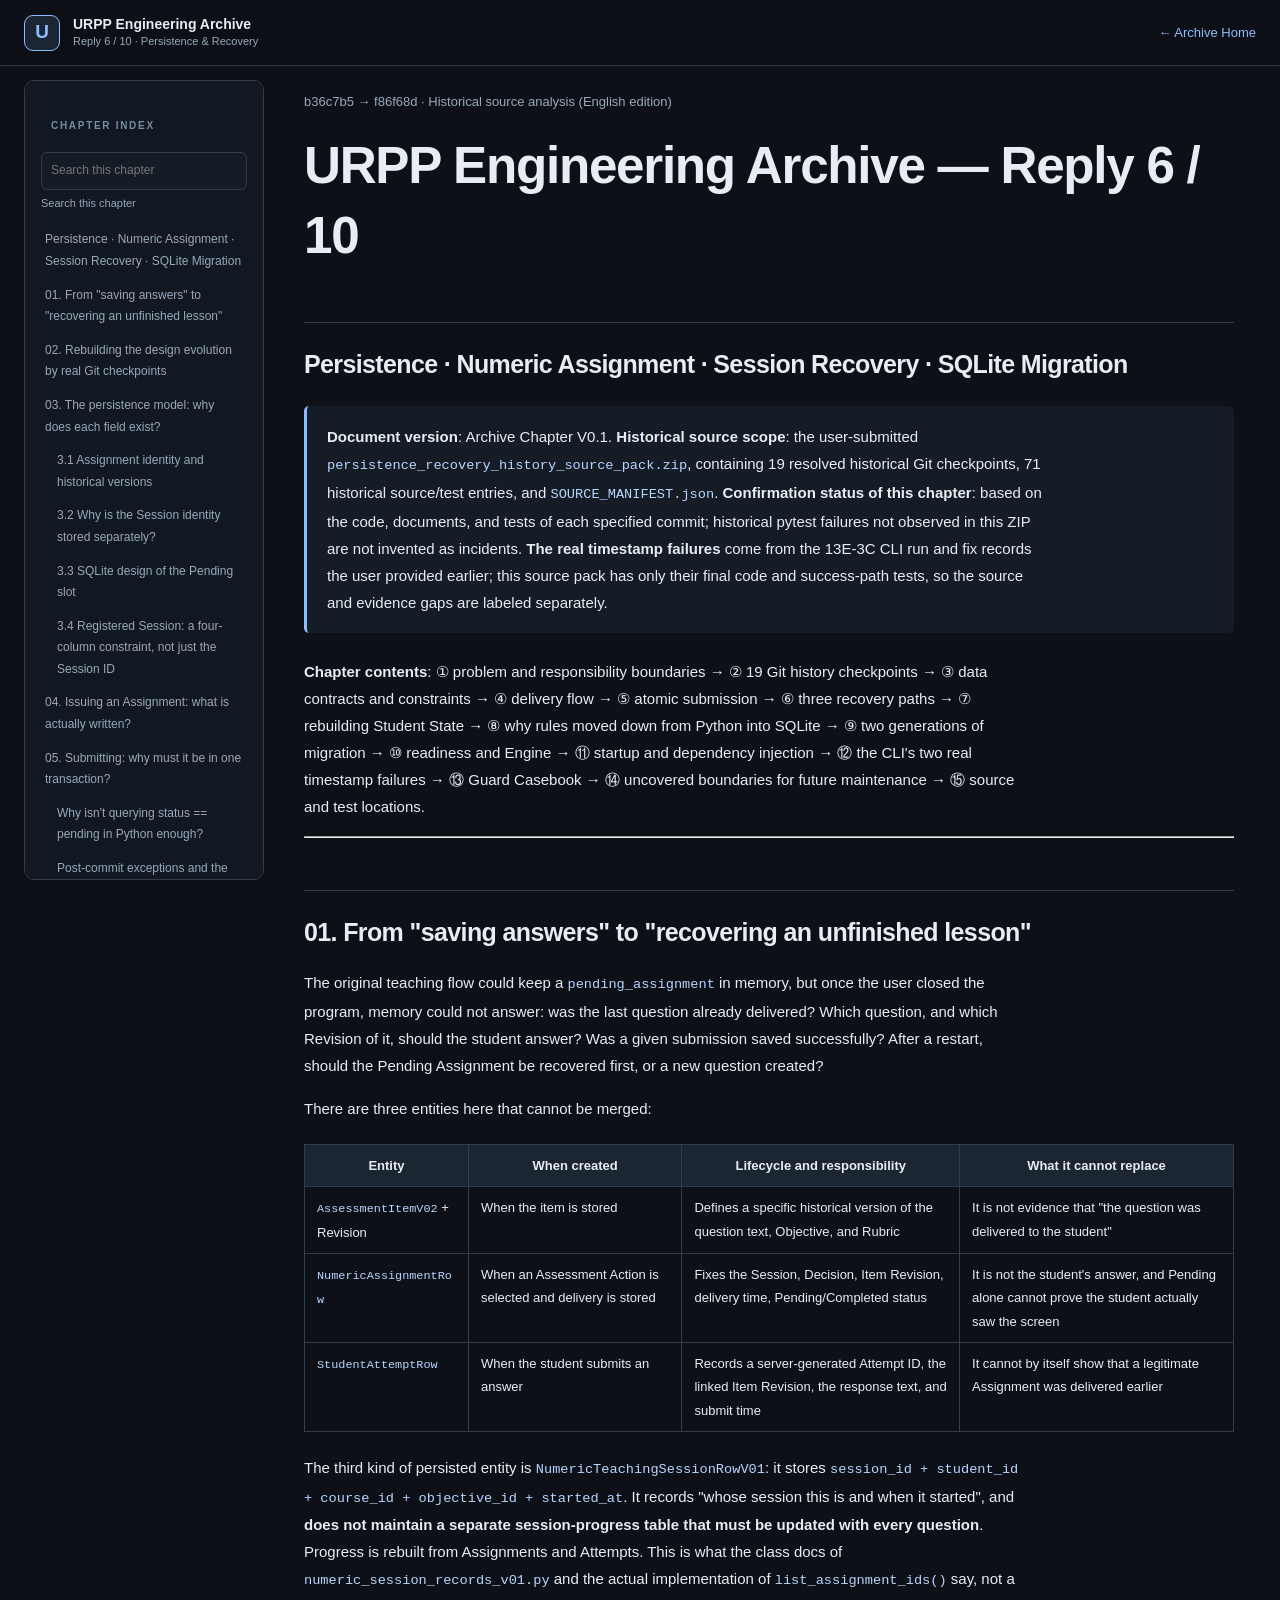
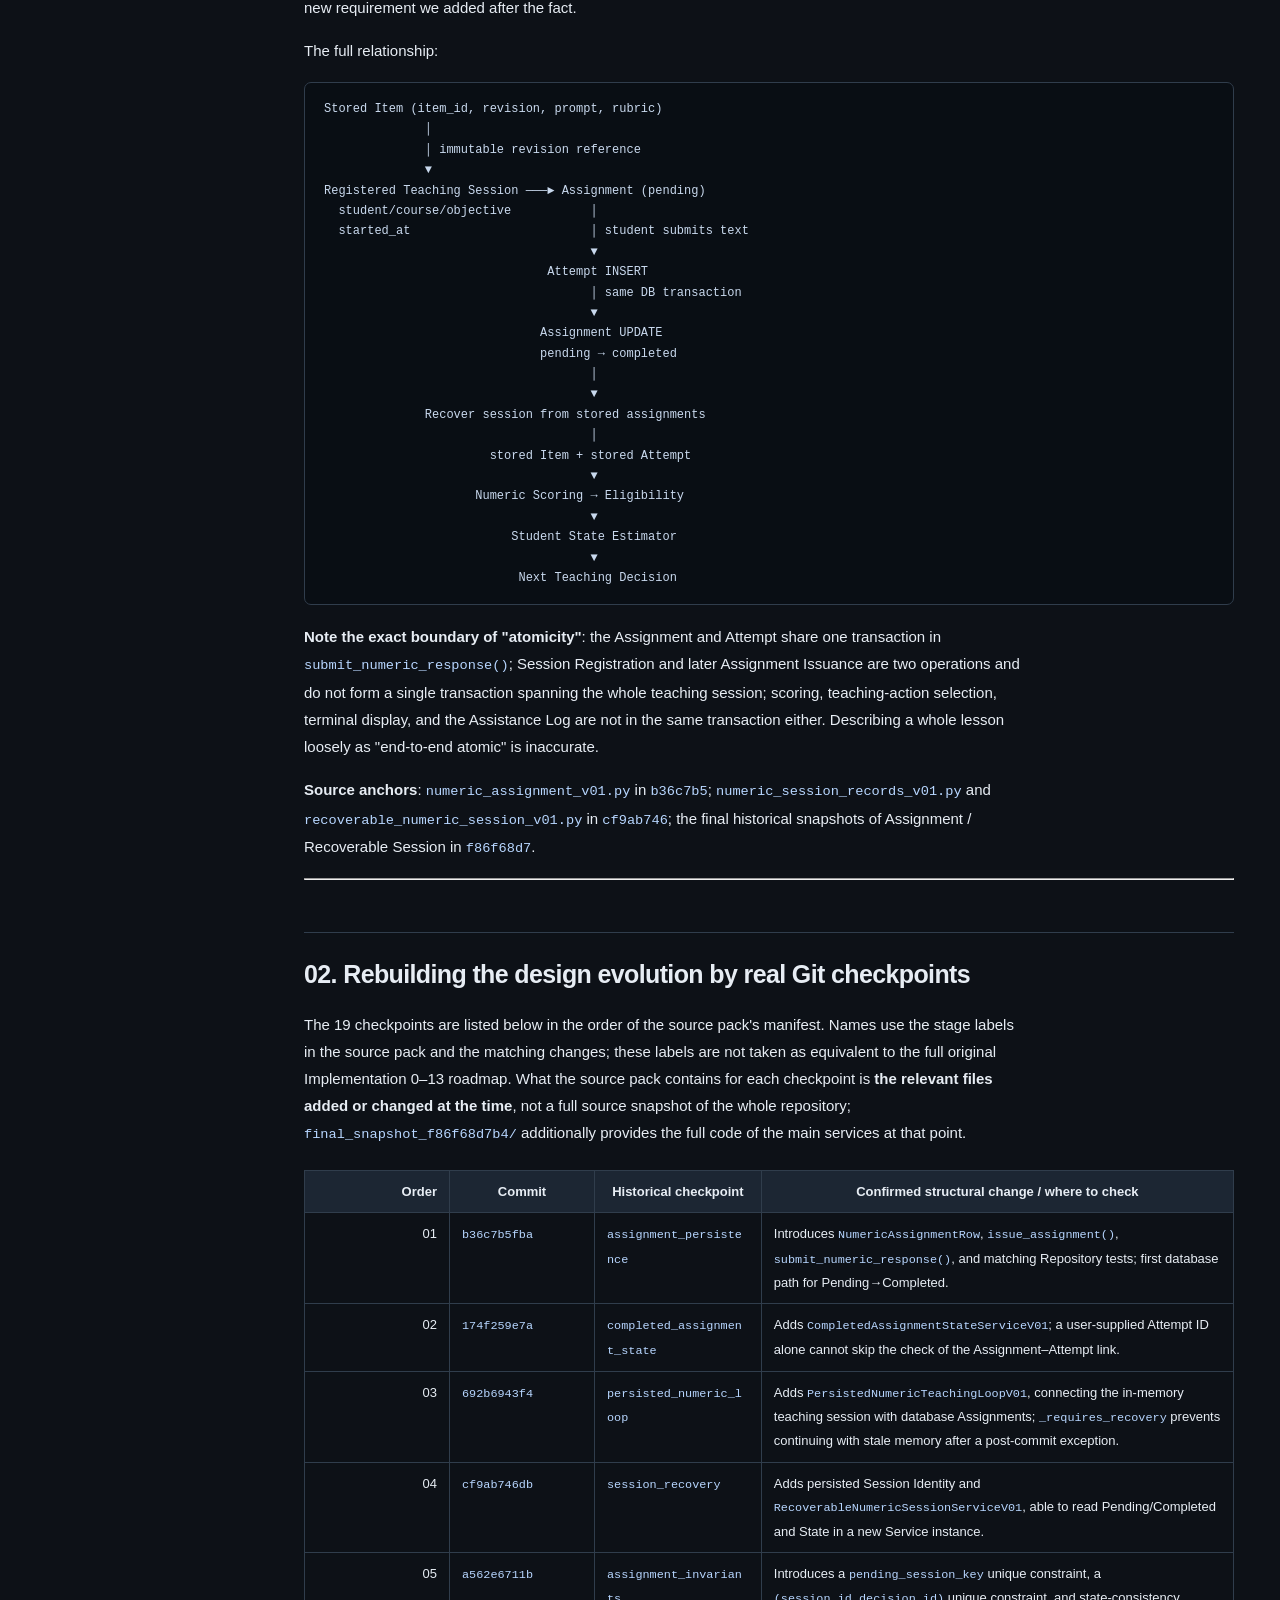
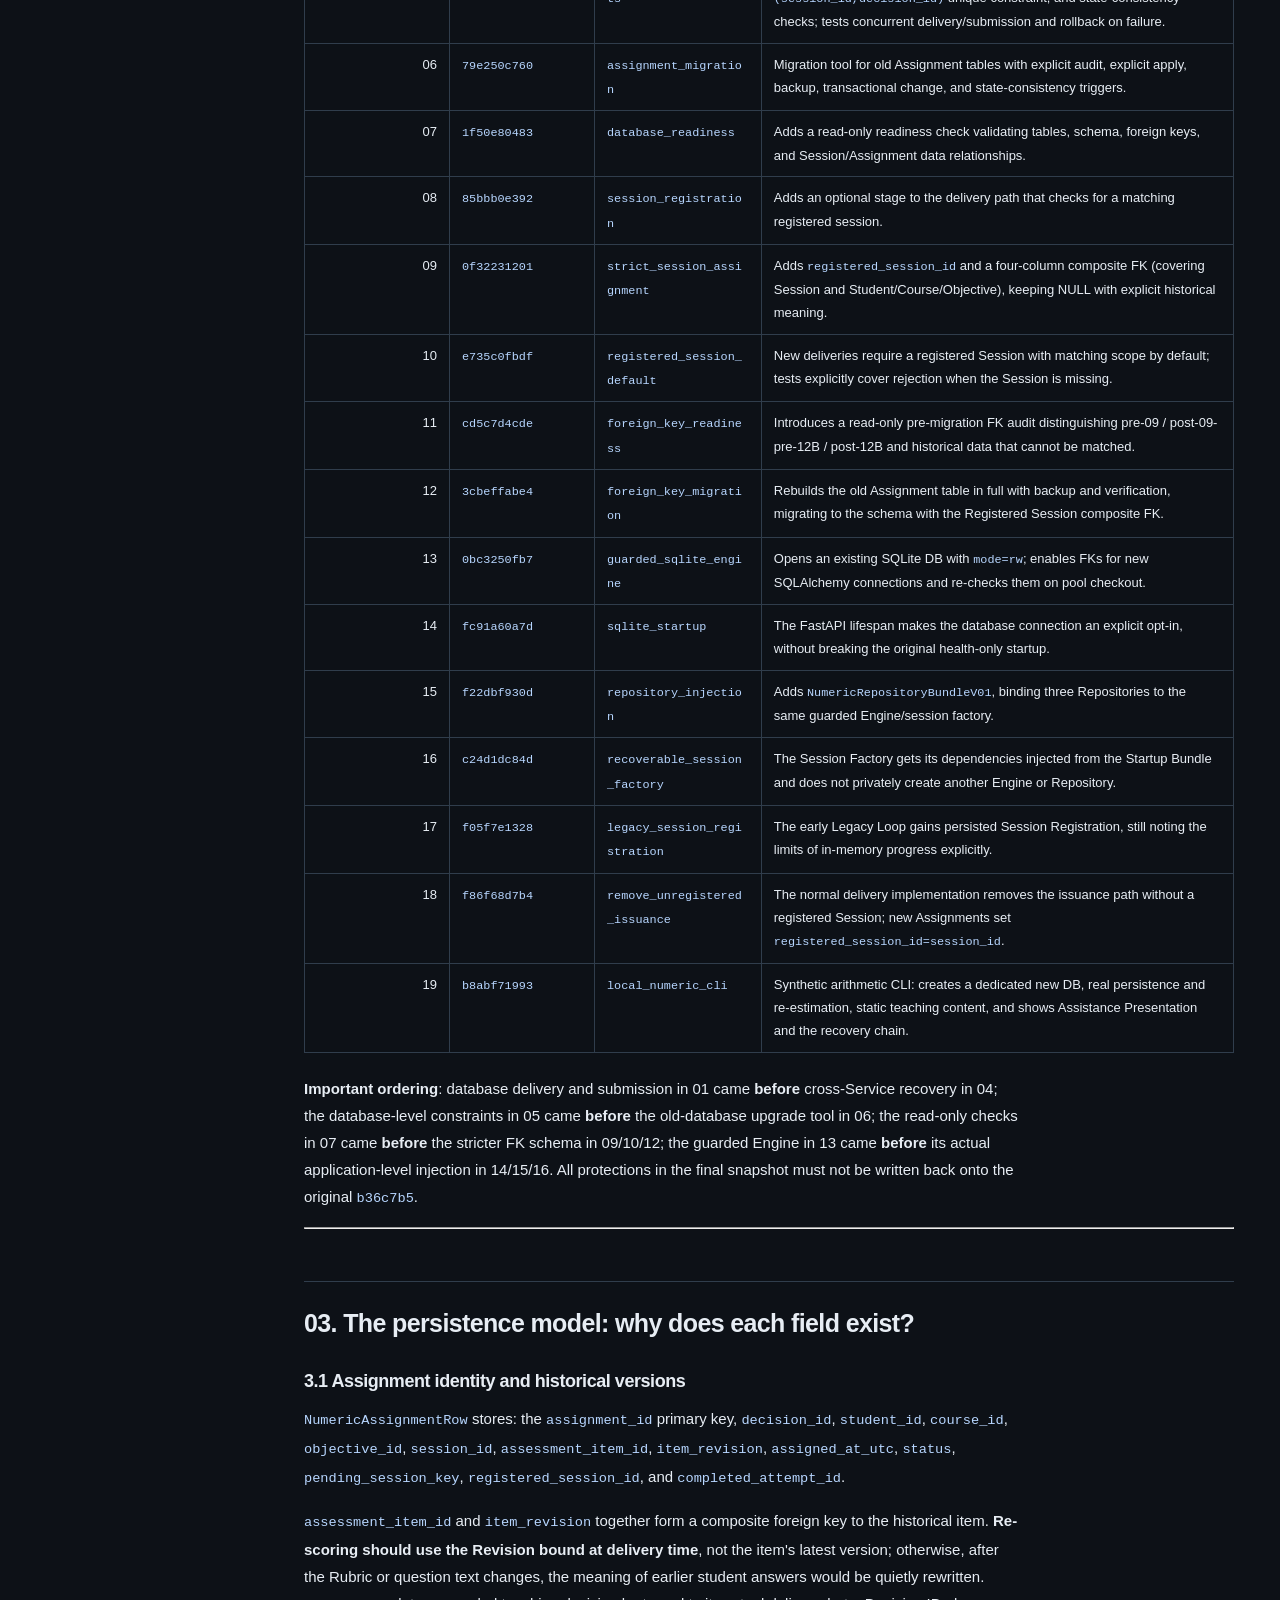
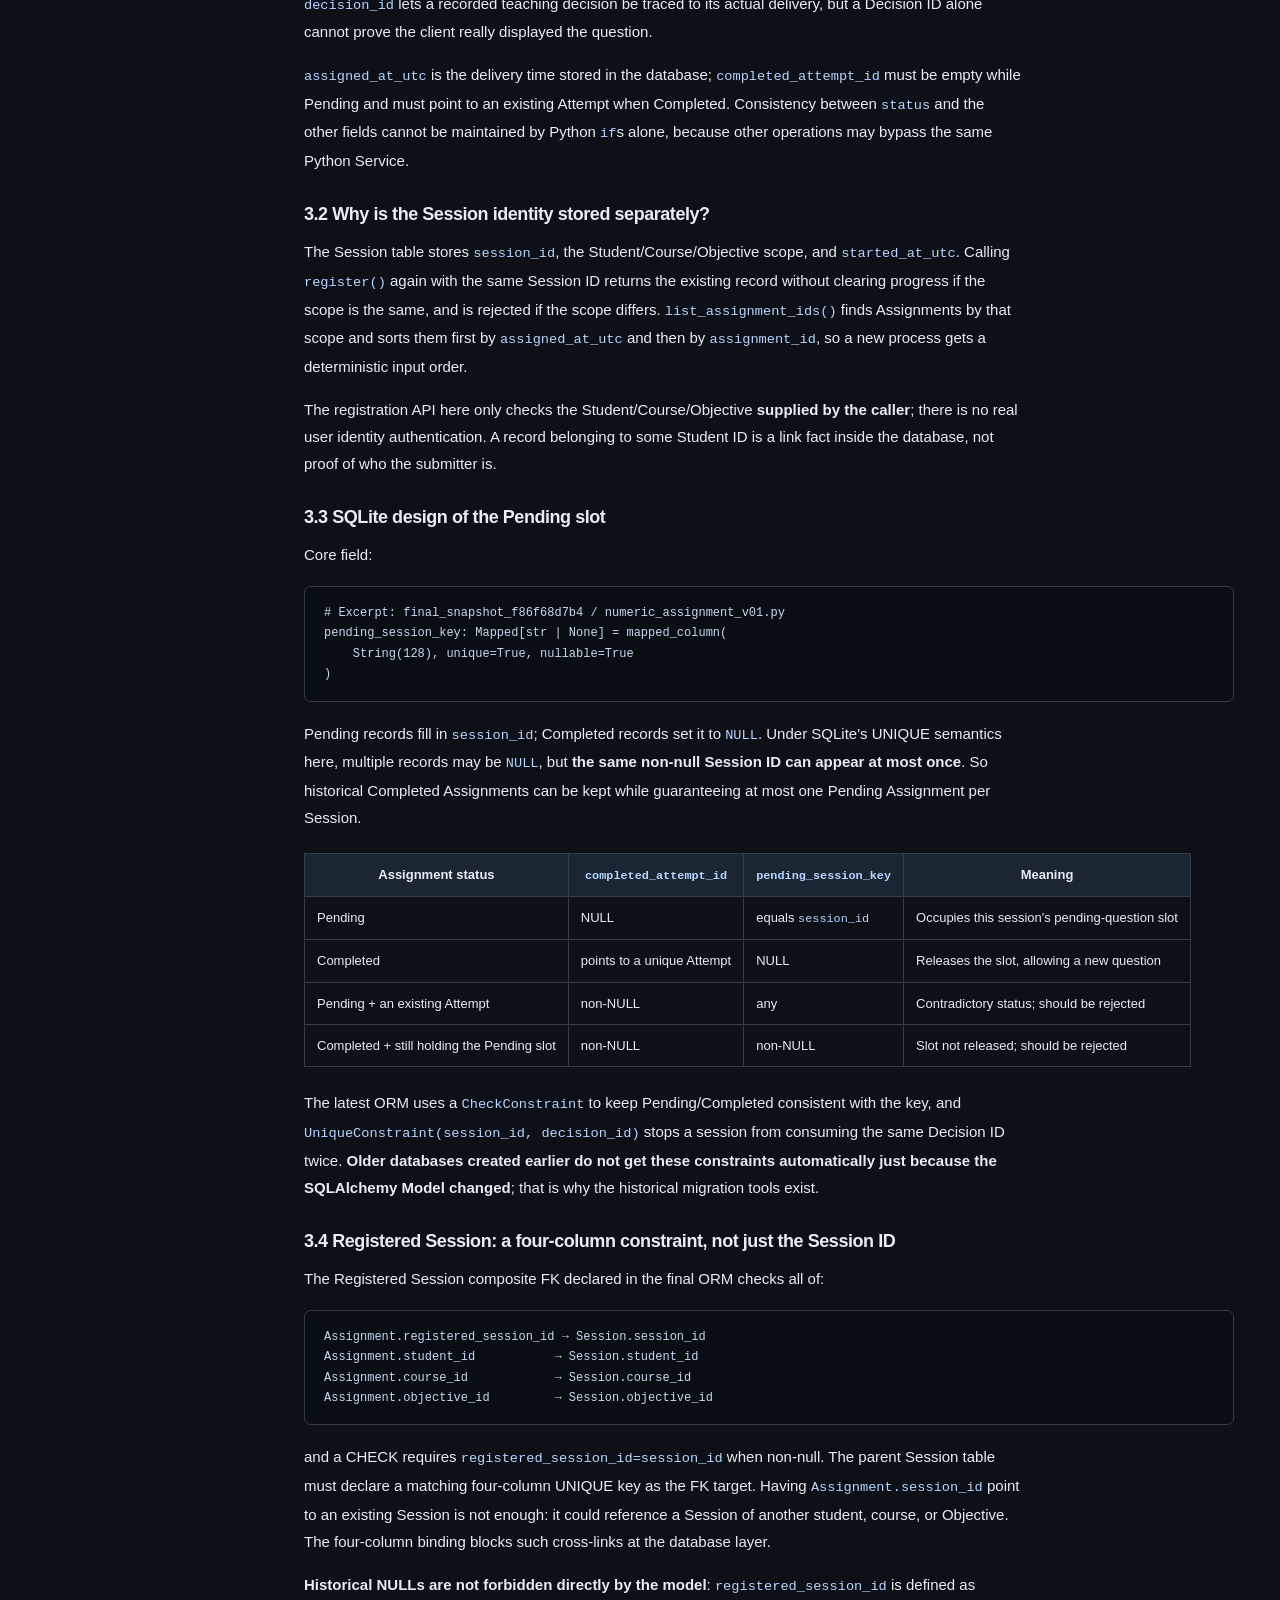
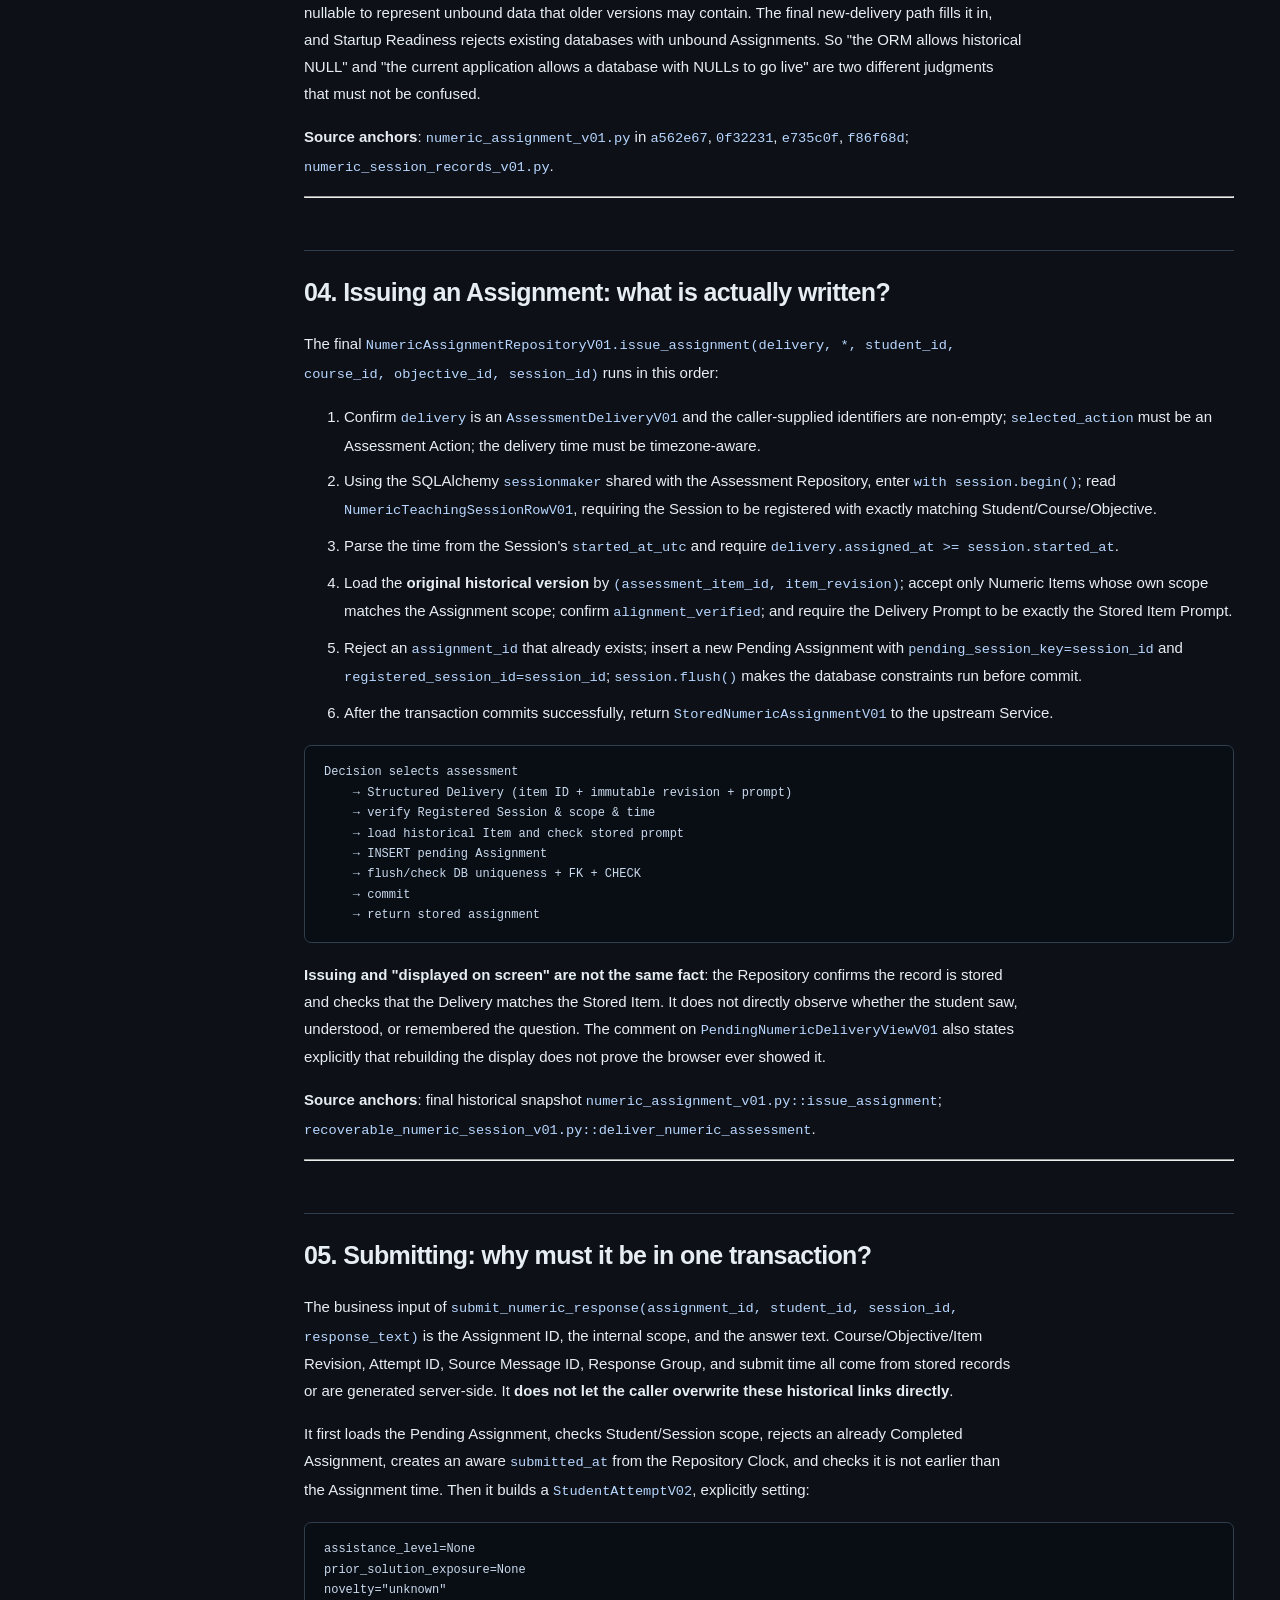
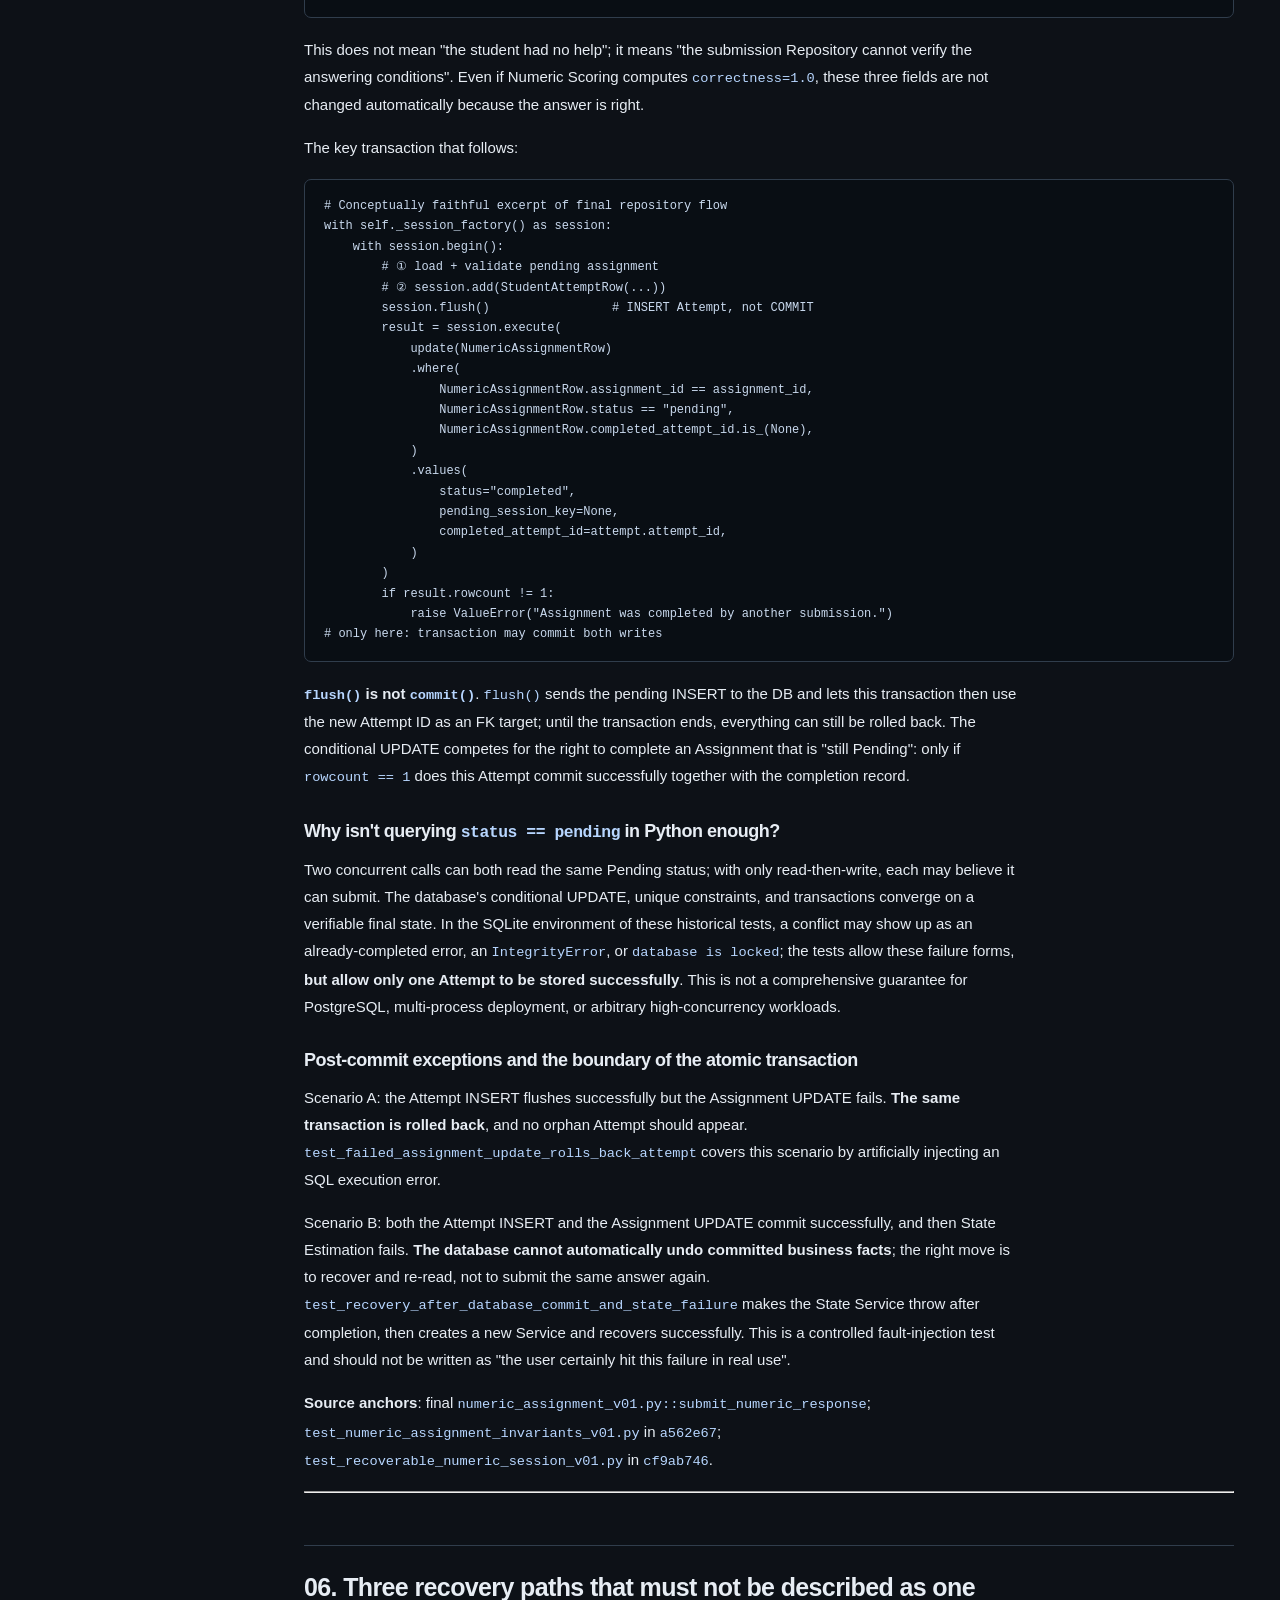
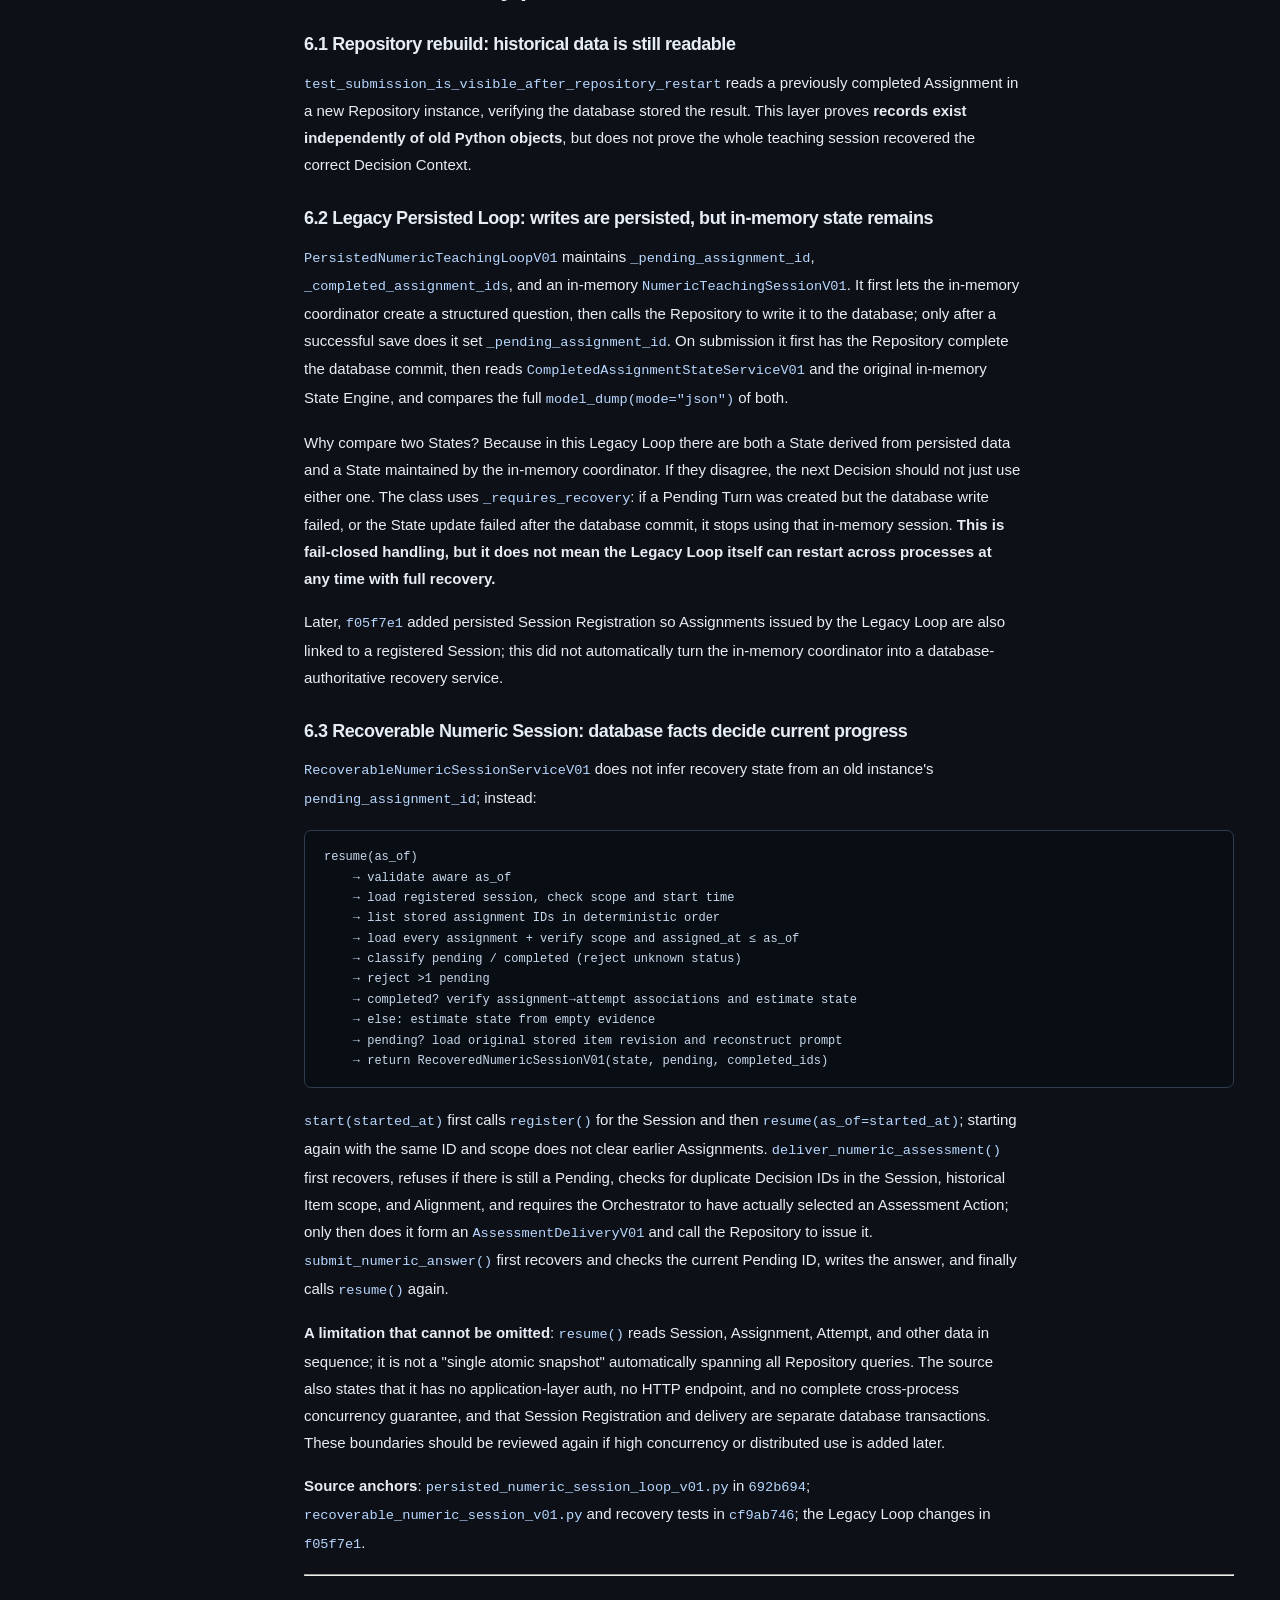
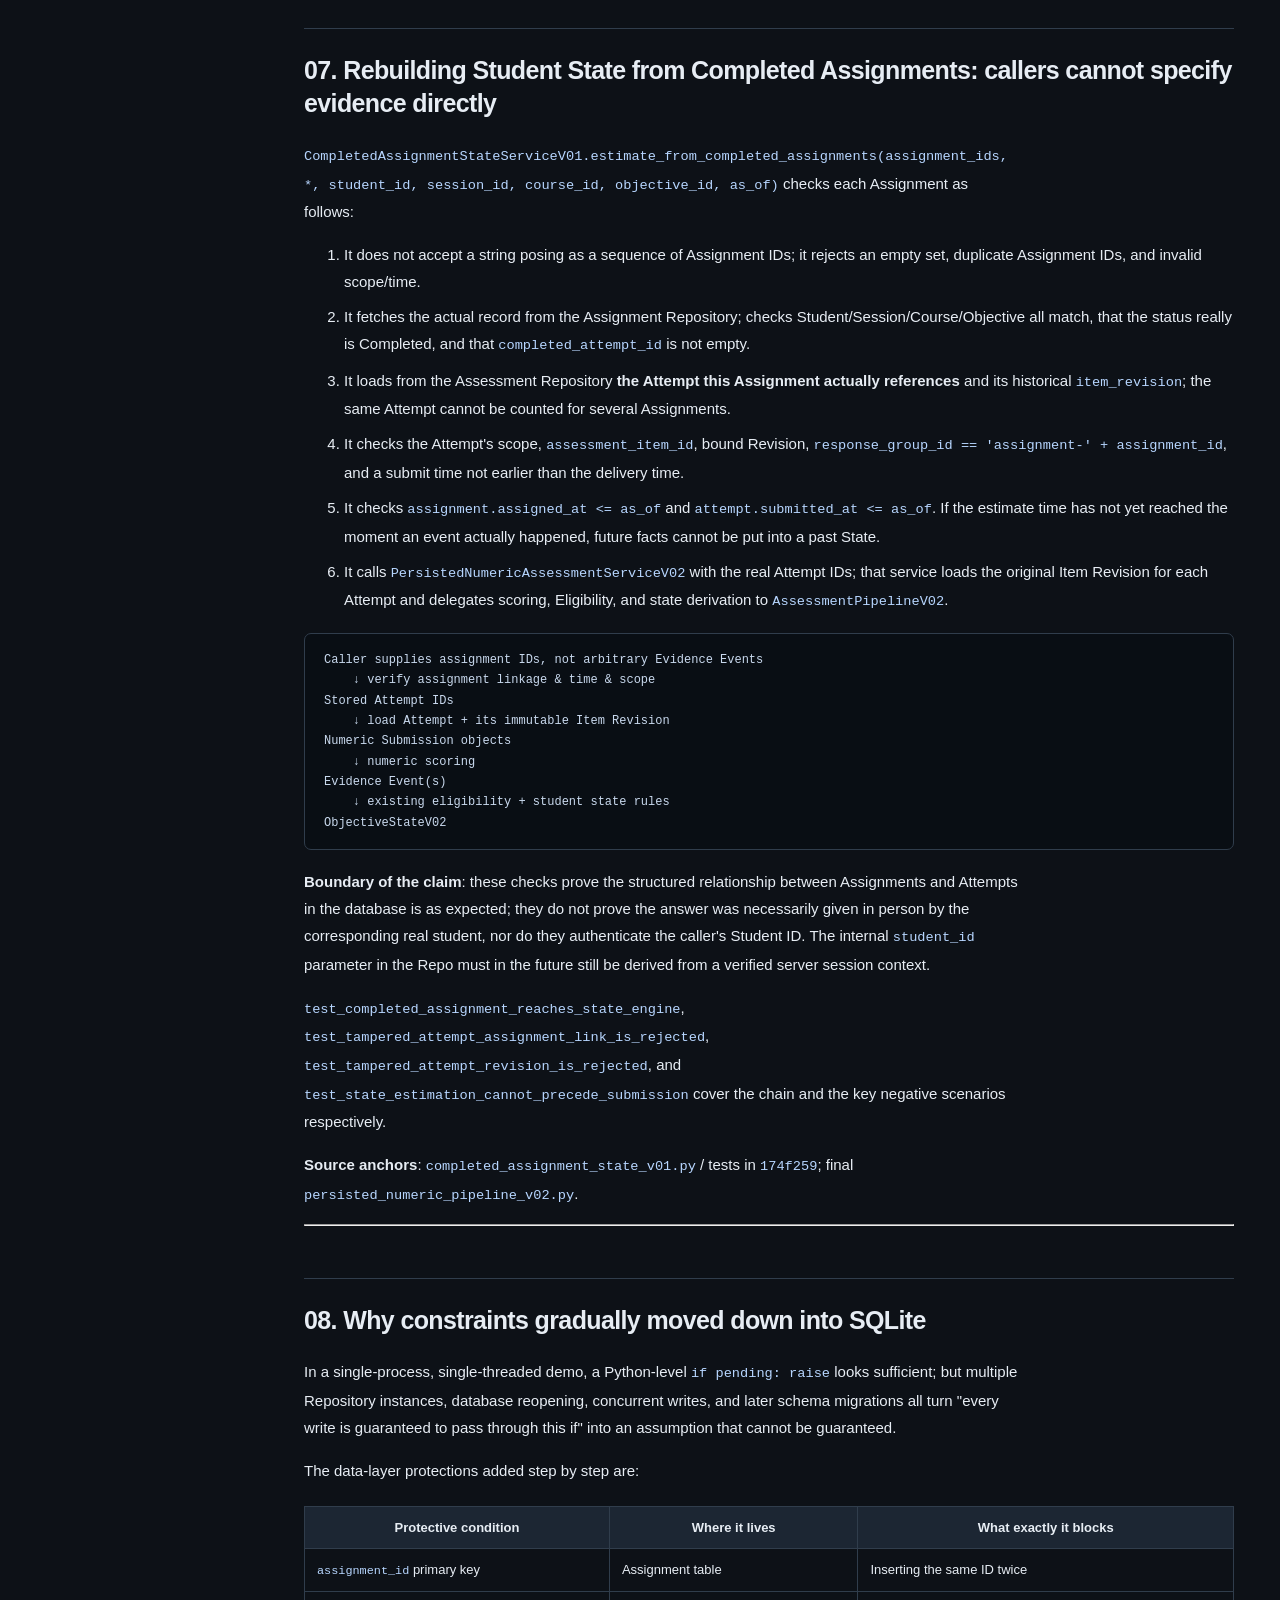
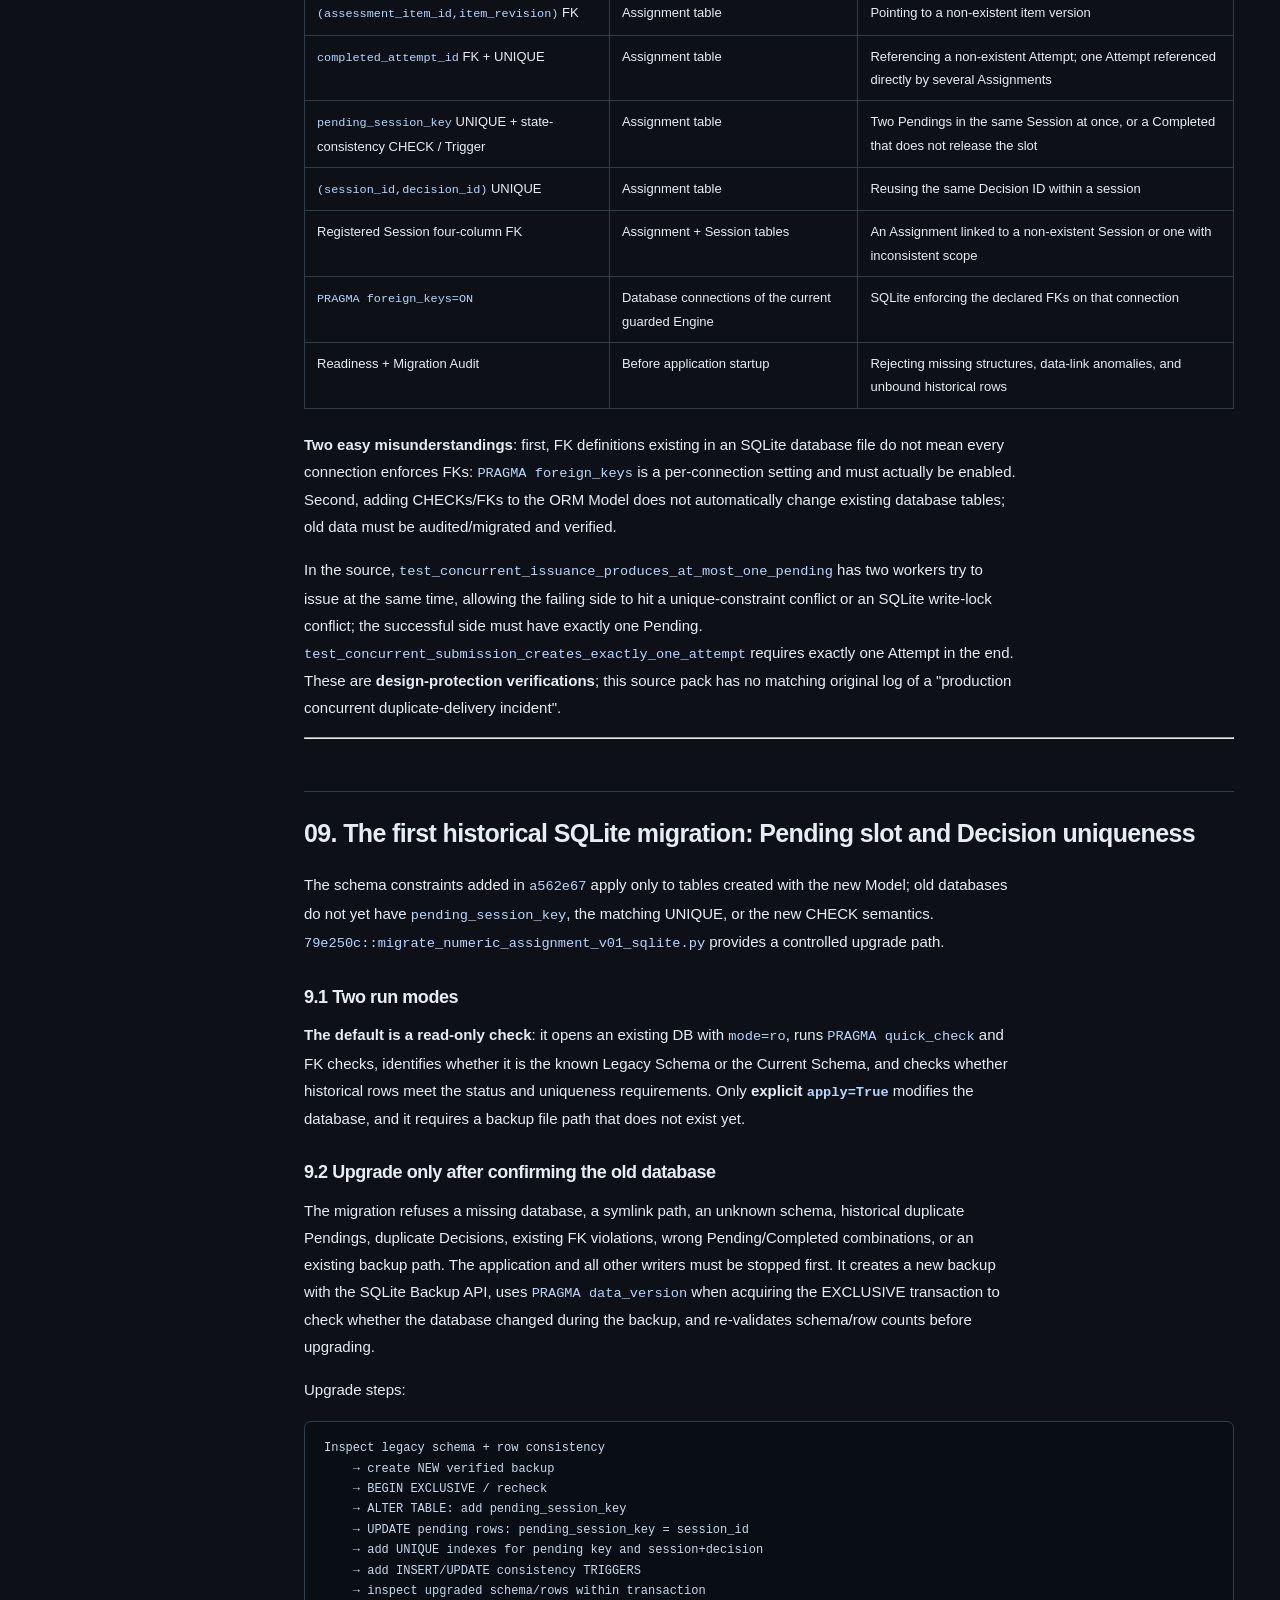
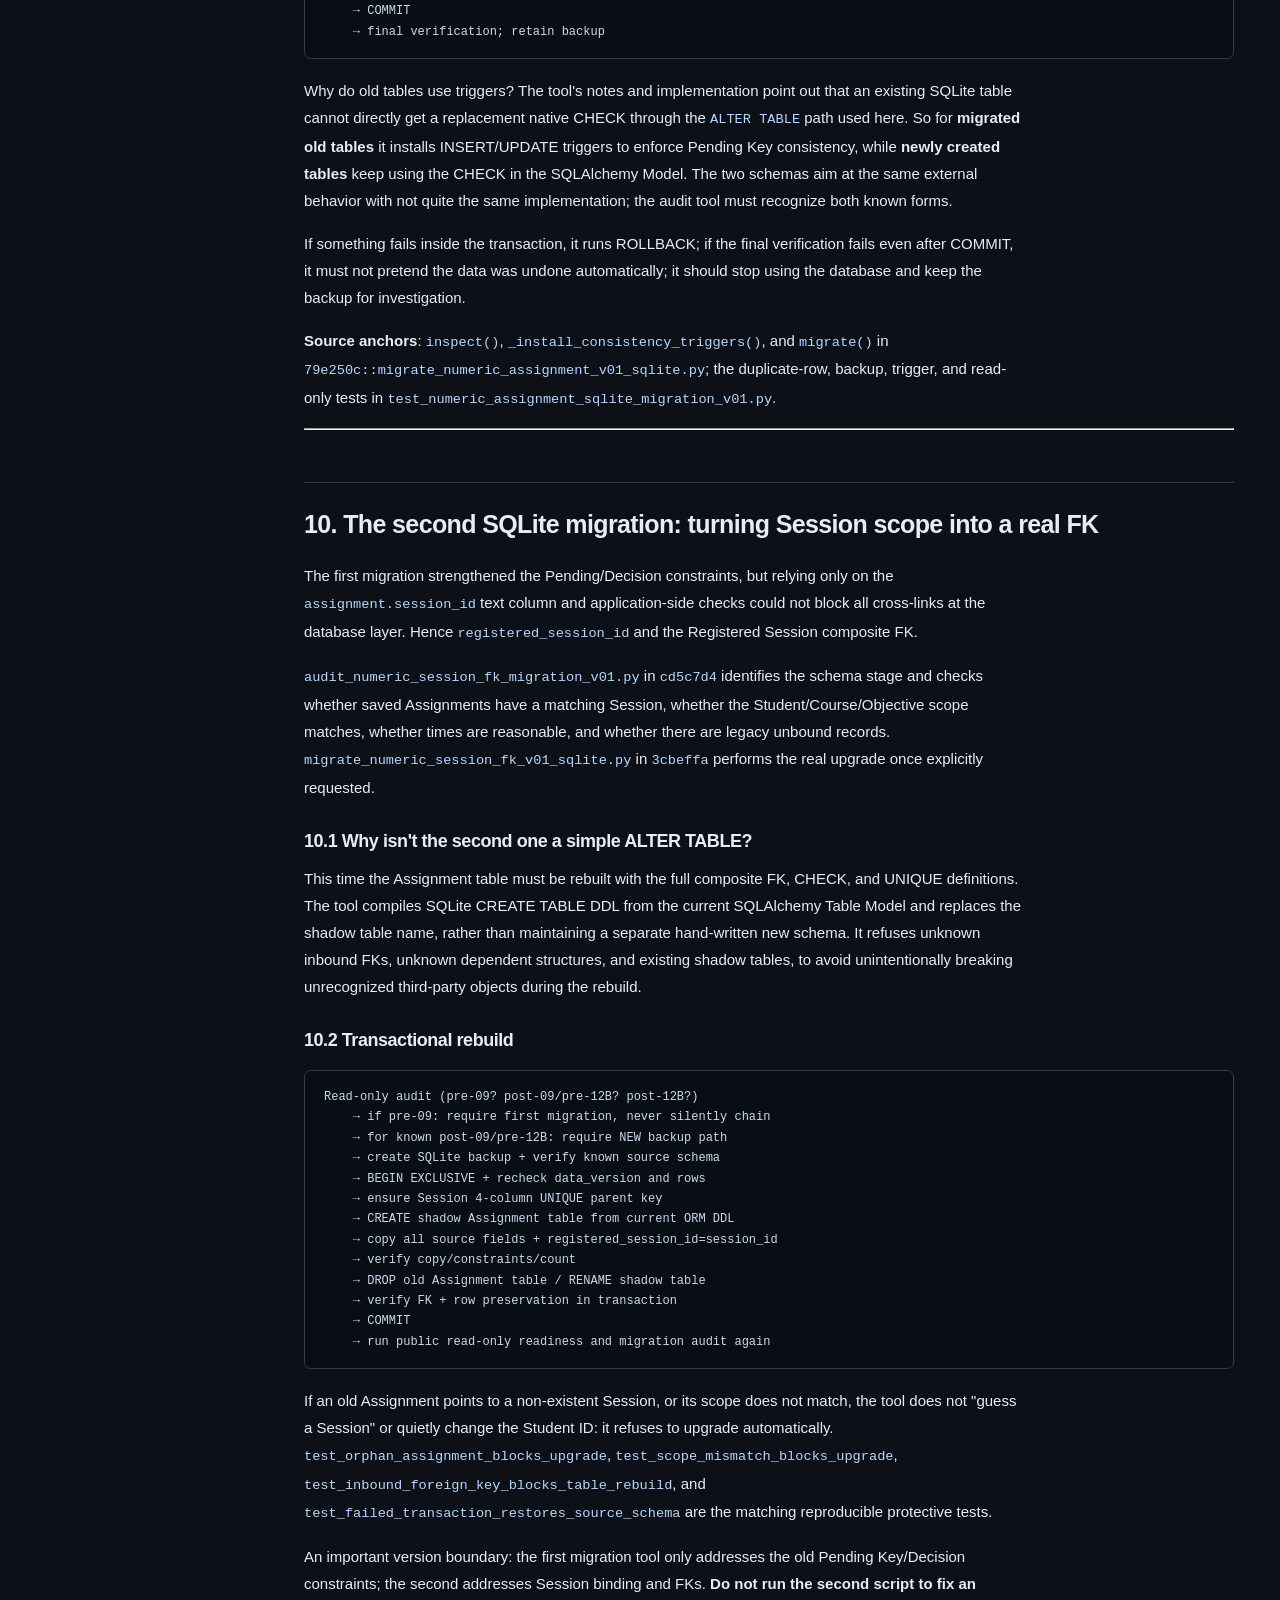
<file: engineering-archive/pages/persistence-recovery-v01.html>
<!doctype html><html lang="en"><head><meta charset="utf-8"><meta name="viewport" content="width=device-width,initial-scale=1"><title>URPP Archive — Persistence &amp; Recovery</title><link rel="stylesheet" href="../assets/styles.css"><style>.chapter-layout{display:grid;grid-template-columns:240px minmax(0,1fr);gap:30px;max-width:1480px;margin:auto;padding:0 24px}.chapter-toc{position:sticky;top:80px;align-self:start;max-height:calc(100vh - 100px);overflow:auto;background:#111821;border:1px solid var(--border);border-radius:10px;padding:16px}.chapter-toc a{display:block;font-size:12px;padding:6px 4px;color:var(--muted)}.chapter-toc a.sub{padding-left:16px}.chapter-toc a:hover{color:var(--accent)}.chapter-toc input{width:100%;box-sizing:border-box;margin:8px 0 4px;padding:7px 9px;border-radius:6px;border:1px solid var(--border);background:var(--surface);color:inherit;font:inherit;font-size:12px}.chapter-toc .hint{font-size:11px;color:var(--muted);margin:0 0 10px}.chapter-article{min-width:0;max-width:950px;padding:24px 10px 80px}.chapter-article h2{margin-top:52px;padding-top:25px;border-top:1px solid var(--border);font-size:25px}.chapter-article h3{margin-top:28px}.chapter-article blockquote{margin:25px 0;padding:17px 20px;border-left:3px solid var(--accent);background:var(--surface);border-radius:5px}.chapter-article blockquote p:last-child{margin-bottom:0}.chapter-article table{width:100%;border-collapse:collapse;display:block;overflow-x:auto;margin:22px 0;font-size:13px}.chapter-article th,.chapter-article td{border:1px solid var(--border);padding:9px 12px;vertical-align:top;min-width:145px}.chapter-article th{background:var(--surface-2)}.chapter-article code:not(pre code){font-size:0.91em;color:#b7d6ff;overflow-wrap:anywhere}.chapter-article pre{white-space:pre;max-width:100%;overflow:auto}.chapter-article p{max-width:86ch}.chapter-article li{margin-bottom:8px}.chapter-article a{overflow-wrap:anywhere}.chapter-intro{font-size:13px;color:var(--muted);margin:0 0 12px}.topbar .chapter-back{font-size:13px}mark.search-hit{background:#ffd76a;color:#111}@media(max-width:1020px){.chapter-layout{display:block}.chapter-toc{position:static;max-height:220px;margin-top:18px}.chapter-article{padding:18px 0 60px}}</style></head><body><header class="topbar"><div class="brand"><span class="brand-symbol">U</span><div><strong>URPP Engineering Archive</strong><small>Reply 6 / 10 · Persistence &amp; Recovery</small></div></div><a class="chapter-back" href="../index.html">← Archive Home</a></header><div class="chapter-layout"><aside class="chapter-toc"><div class="sidebar-heading">CHAPTER INDEX</div><input id="chapter-search" type="search" placeholder="Search this chapter" autocomplete="off"><p id="search-count" class="hint">Search this chapter</p><a class="" href="#section-01">Persistence · Numeric Assignment · Session Recovery · SQLite Migration</a>
<a class="" href="#section-02">01. From &quot;saving answers&quot; to &quot;recovering an unfinished lesson&quot;</a>
<a class="" href="#section-03">02. Rebuilding the design evolution by real Git checkpoints</a>
<a class="" href="#section-04">03. The persistence model: why does each field exist?</a>
<a class="sub" href="#section-05">3.1 Assignment identity and historical versions</a>
<a class="sub" href="#section-06">3.2 Why is the Session identity stored separately?</a>
<a class="sub" href="#section-07">3.3 SQLite design of the Pending slot</a>
<a class="sub" href="#section-08">3.4 Registered Session: a four-column constraint, not just the Session ID</a>
<a class="" href="#section-09">04. Issuing an Assignment: what is actually written?</a>
<a class="" href="#section-10">05. Submitting: why must it be in one transaction?</a>
<a class="sub" href="#section-11">Why isn&#x27;t querying status == pending in Python enough?</a>
<a class="sub" href="#section-12">Post-commit exceptions and the boundary of the atomic transaction</a>
<a class="" href="#section-13">06. Three recovery paths that must not be described as one</a>
<a class="sub" href="#section-14">6.1 Repository rebuild: historical data is still readable</a>
<a class="sub" href="#section-15">6.2 Legacy Persisted Loop: writes are persisted, but in-memory state remains</a>
<a class="sub" href="#section-16">6.3 Recoverable Numeric Session: database facts decide current progress</a>
<a class="" href="#section-17">07. Rebuilding Student State from Completed Assignments: callers cannot specify evidence directly</a>
<a class="" href="#section-18">08. Why constraints gradually moved down into SQLite</a>
<a class="" href="#section-19">09. The first historical SQLite migration: Pending slot and Decision uniqueness</a>
<a class="sub" href="#section-20">9.1 Two run modes</a>
<a class="sub" href="#section-21">9.2 Upgrade only after confirming the old database</a>
<a class="" href="#section-22">10. The second SQLite migration: turning Session scope into a real FK</a>
<a class="sub" href="#section-23">10.1 Why isn&#x27;t the second one a simple ALTER TABLE?</a>
<a class="sub" href="#section-24">10.2 Transactional rebuild</a>
<a class="" href="#section-25">11. Readiness and the connection layer: a correct schema does not mean the runtime path is correct</a>
<a class="" href="#section-26">12. Application startup and Repository injection: actually putting the guarded Engine to use</a>
<a class="sub" href="#section-27">12.1 The FastAPI lifespan keeps the health check available by default</a>
<a class="sub" href="#section-28">12.2 Why do three Repositories share one sessionmaker?</a>
<a class="sub" href="#section-29">12.3 The Recoverable Session Factory only does dependency injection</a>
<a class="" href="#section-30">13. Real failures: the two timestamp bugs in the 13E-3C CLI</a>
<a class="sub" href="#section-31">BUG-13E-3C-TIME-01: the database had already committed, but the State&#x27;s as_of was earlier</a>
<a class="sub" href="#section-32">BUG-13E-3C-TIME-02: the first fix created a future State snapshot</a>
<a class="" href="#section-33">14. Guard Casebook: potential failures covered by tests, not posing as real incidents</a>
<a class="" href="#section-34">15. Code walkthrough: one complete local teaching demo (without overstating its capabilities)</a>
<a class="" href="#section-35">16. Architectural mistakes that are easy to reintroduce: maintenance checklist</a>
<a class="" href="#section-36">17. Historical sources and evidence levels</a>
<a class="sub" href="#section-37">File-level location index (look up these paths when reading the original archive)</a><hr style="border:0;border-top:1px solid var(--border)"><a href="../chapters/persistence-recovery-v01.md">Markdown source</a><a href="../evidence/persistence_recovery_history_source_pack.zip">Original source pack</a><a href="../evidence/reply6_source_index.json">Source index (JSON)</a></aside><main class="chapter-article"><p class="chapter-intro">b36c7b5 → f86f68d · Historical source analysis (English edition)</p><h1 id="chapter-title">URPP Engineering Archive — Reply 6 / 10</h1>
<h2 id="section-01">Persistence · Numeric Assignment · Session Recovery · SQLite Migration</h2>
<blockquote>
<p><strong>Document version</strong>: Archive Chapter V0.1. <strong>Historical source scope</strong>: the user-submitted <code>persistence_recovery_history_source_pack.zip</code>, containing 19 resolved historical Git checkpoints, 71 historical source/test entries, and <code>SOURCE_MANIFEST.json</code>. <strong>Confirmation status of this chapter</strong>: based on the code, documents, and tests of each specified commit; historical pytest failures not observed in this ZIP are not invented as incidents. <strong>The real timestamp failures</strong> come from the 13E-3C CLI run and fix records the user provided earlier; this source pack has only their final code and success-path tests, so the source and evidence gaps are labeled separately.</p>
</blockquote>
<p><strong>Chapter contents</strong>: ① problem and responsibility boundaries → ② 19 Git history checkpoints → ③ data contracts and constraints → ④ delivery flow → ⑤ atomic submission → ⑥ three recovery paths → ⑦ rebuilding Student State → ⑧ why rules moved down from Python into SQLite → ⑨ two generations of migration → ⑩ readiness and Engine → ⑪ startup and dependency injection → ⑫ the CLI's two real timestamp failures → ⑬ Guard Casebook → ⑭ uncovered boundaries for future maintenance → ⑮ source and test locations.</p>
<hr />
<h2 id="section-02">01. From "saving answers" to "recovering an unfinished lesson"</h2>
<p>The original teaching flow could keep a <code>pending_assignment</code> in memory, but once the user closed the program, memory could not answer: was the last question already delivered? Which question, and which Revision of it, should the student answer? Was a given submission saved successfully? After a restart, should the Pending Assignment be recovered first, or a new question created?</p>
<p>There are three entities here that cannot be merged:</p>
<table>
<thead>
<tr>
<th>Entity</th>
<th>When created</th>
<th>Lifecycle and responsibility</th>
<th>What it cannot replace</th>
</tr>
</thead>
<tbody>
<tr>
<td><code>AssessmentItemV02</code> + Revision</td>
<td>When the item is stored</td>
<td>Defines a specific historical version of the question text, Objective, and Rubric</td>
<td>It is not evidence that "the question was delivered to the student"</td>
</tr>
<tr>
<td><code>NumericAssignmentRow</code></td>
<td>When an Assessment Action is selected and delivery is stored</td>
<td>Fixes the Session, Decision, Item Revision, delivery time, Pending/Completed status</td>
<td>It is not the student's answer, and Pending alone cannot prove the student actually saw the screen</td>
</tr>
<tr>
<td><code>StudentAttemptRow</code></td>
<td>When the student submits an answer</td>
<td>Records a server-generated Attempt ID, the linked Item Revision, the response text, and submit time</td>
<td>It cannot by itself show that a legitimate Assignment was delivered earlier</td>
</tr>
</tbody>
</table>
<p>The third kind of persisted entity is <code>NumericTeachingSessionRowV01</code>: it stores <code>session_id + student_id + course_id + objective_id + started_at</code>. It records "whose session this is and when it started", and <strong>does not maintain a separate session-progress table that must be updated with every question</strong>. Progress is rebuilt from Assignments and Attempts. This is what the class docs of <code>numeric_session_records_v01.py</code> and the actual implementation of <code>list_assignment_ids()</code> say, not a new requirement we added after the fact.</p>
<p>The full relationship:</p>
<pre><code class="language-text">Stored Item (item_id, revision, prompt, rubric)
              │
              │ immutable revision reference
              ▼
Registered Teaching Session ───► Assignment (pending)
  student/course/objective           │
  started_at                         │ student submits text
                                     ▼
                               Attempt INSERT
                                     │ same DB transaction
                                     ▼
                              Assignment UPDATE
                              pending → completed
                                     │
                                     ▼
              Recover session from stored assignments
                                     │
                       stored Item + stored Attempt
                                     ▼
                     Numeric Scoring → Eligibility
                                     ▼
                          Student State Estimator
                                     ▼
                           Next Teaching Decision
</code></pre>
<p><strong>Note the exact boundary of "atomicity"</strong>: the Assignment and Attempt share one transaction in <code>submit_numeric_response()</code>; Session Registration and later Assignment Issuance are two operations and do not form a single transaction spanning the whole teaching session; scoring, teaching-action selection, terminal display, and the Assistance Log are not in the same transaction either. Describing a whole lesson loosely as "end-to-end atomic" is inaccurate.</p>
<p><strong>Source anchors</strong>: <code>numeric_assignment_v01.py</code> in <code>b36c7b5</code>; <code>numeric_session_records_v01.py</code> and <code>recoverable_numeric_session_v01.py</code> in <code>cf9ab746</code>; the final historical snapshots of Assignment / Recoverable Session in <code>f86f68d7</code>.</p>
<hr />
<h2 id="section-03">02. Rebuilding the design evolution by real Git checkpoints</h2>
<p>The 19 checkpoints are listed below in the order of the source pack's manifest. Names use the stage labels in the source pack and the matching changes; these labels are not taken as equivalent to the full original Implementation 0–13 roadmap. What the source pack contains for each checkpoint is <strong>the relevant files added or changed at the time</strong>, not a full source snapshot of the whole repository; <code>final_snapshot_f86f68d7b4/</code> additionally provides the full code of the main services at that point.</p>
<table>
<thead>
<tr>
<th style="text-align: right;">Order</th>
<th>Commit</th>
<th>Historical checkpoint</th>
<th>Confirmed structural change / where to check</th>
</tr>
</thead>
<tbody>
<tr>
<td style="text-align: right;">01</td>
<td><code>b36c7b5fba</code></td>
<td><code>assignment_persistence</code></td>
<td>Introduces <code>NumericAssignmentRow</code>, <code>issue_assignment()</code>, <code>submit_numeric_response()</code>, and matching Repository tests; first database path for Pending→Completed.</td>
</tr>
<tr>
<td style="text-align: right;">02</td>
<td><code>174f259e7a</code></td>
<td><code>completed_assignment_state</code></td>
<td>Adds <code>CompletedAssignmentStateServiceV01</code>; a user-supplied Attempt ID alone cannot skip the check of the Assignment–Attempt link.</td>
</tr>
<tr>
<td style="text-align: right;">03</td>
<td><code>692b6943f4</code></td>
<td><code>persisted_numeric_loop</code></td>
<td>Adds <code>PersistedNumericTeachingLoopV01</code>, connecting the in-memory teaching session with database Assignments; <code>_requires_recovery</code> prevents continuing with stale memory after a post-commit exception.</td>
</tr>
<tr>
<td style="text-align: right;">04</td>
<td><code>cf9ab746db</code></td>
<td><code>session_recovery</code></td>
<td>Adds persisted Session Identity and <code>RecoverableNumericSessionServiceV01</code>, able to read Pending/Completed and State in a new Service instance.</td>
</tr>
<tr>
<td style="text-align: right;">05</td>
<td><code>a562e6711b</code></td>
<td><code>assignment_invariants</code></td>
<td>Introduces a <code>pending_session_key</code> unique constraint, a <code>(session_id,decision_id)</code> unique constraint, and state-consistency checks; tests concurrent delivery/submission and rollback on failure.</td>
</tr>
<tr>
<td style="text-align: right;">06</td>
<td><code>79e250c760</code></td>
<td><code>assignment_migration</code></td>
<td>Migration tool for old Assignment tables with explicit audit, explicit apply, backup, transactional change, and state-consistency triggers.</td>
</tr>
<tr>
<td style="text-align: right;">07</td>
<td><code>1f50e80483</code></td>
<td><code>database_readiness</code></td>
<td>Adds a read-only readiness check validating tables, schema, foreign keys, and Session/Assignment data relationships.</td>
</tr>
<tr>
<td style="text-align: right;">08</td>
<td><code>85bbb0e392</code></td>
<td><code>session_registration</code></td>
<td>Adds an optional stage to the delivery path that checks for a matching registered session.</td>
</tr>
<tr>
<td style="text-align: right;">09</td>
<td><code>0f32231201</code></td>
<td><code>strict_session_assignment</code></td>
<td>Adds <code>registered_session_id</code> and a four-column composite FK (covering Session and Student/Course/Objective), keeping NULL with explicit historical meaning.</td>
</tr>
<tr>
<td style="text-align: right;">10</td>
<td><code>e735c0fbdf</code></td>
<td><code>registered_session_default</code></td>
<td>New deliveries require a registered Session with matching scope by default; tests explicitly cover rejection when the Session is missing.</td>
</tr>
<tr>
<td style="text-align: right;">11</td>
<td><code>cd5c7d4cde</code></td>
<td><code>foreign_key_readiness</code></td>
<td>Introduces a read-only pre-migration FK audit distinguishing pre-09 / post-09-pre-12B / post-12B and historical data that cannot be matched.</td>
</tr>
<tr>
<td style="text-align: right;">12</td>
<td><code>3cbeffabe4</code></td>
<td><code>foreign_key_migration</code></td>
<td>Rebuilds the old Assignment table in full with backup and verification, migrating to the schema with the Registered Session composite FK.</td>
</tr>
<tr>
<td style="text-align: right;">13</td>
<td><code>0bc3250fb7</code></td>
<td><code>guarded_sqlite_engine</code></td>
<td>Opens an existing SQLite DB with <code>mode=rw</code>; enables FKs for new SQLAlchemy connections and re-checks them on pool checkout.</td>
</tr>
<tr>
<td style="text-align: right;">14</td>
<td><code>fc91a60a7d</code></td>
<td><code>sqlite_startup</code></td>
<td>The FastAPI lifespan makes the database connection an explicit opt-in, without breaking the original health-only startup.</td>
</tr>
<tr>
<td style="text-align: right;">15</td>
<td><code>f22dbf930d</code></td>
<td><code>repository_injection</code></td>
<td>Adds <code>NumericRepositoryBundleV01</code>, binding three Repositories to the same guarded Engine/session factory.</td>
</tr>
<tr>
<td style="text-align: right;">16</td>
<td><code>c24d1dc84d</code></td>
<td><code>recoverable_session_factory</code></td>
<td>The Session Factory gets its dependencies injected from the Startup Bundle and does not privately create another Engine or Repository.</td>
</tr>
<tr>
<td style="text-align: right;">17</td>
<td><code>f05f7e1328</code></td>
<td><code>legacy_session_registration</code></td>
<td>The early Legacy Loop gains persisted Session Registration, still noting the limits of in-memory progress explicitly.</td>
</tr>
<tr>
<td style="text-align: right;">18</td>
<td><code>f86f68d7b4</code></td>
<td><code>remove_unregistered_issuance</code></td>
<td>The normal delivery implementation removes the issuance path without a registered Session; new Assignments set <code>registered_session_id=session_id</code>.</td>
</tr>
<tr>
<td style="text-align: right;">19</td>
<td><code>b8abf71993</code></td>
<td><code>local_numeric_cli</code></td>
<td>Synthetic arithmetic CLI: creates a dedicated new DB, real persistence and re-estimation, static teaching content, and shows Assistance Presentation and the recovery chain.</td>
</tr>
</tbody>
</table>
<p><strong>Important ordering</strong>: database delivery and submission in 01 came <strong>before</strong> cross-Service recovery in 04; the database-level constraints in 05 came <strong>before</strong> the old-database upgrade tool in 06; the read-only checks in 07 came <strong>before</strong> the stricter FK schema in 09/10/12; the guarded Engine in 13 came <strong>before</strong> its actual application-level injection in 14/15/16. All protections in the final snapshot must not be written back onto the original <code>b36c7b5</code>.</p>
<hr />
<h2 id="section-04">03. The persistence model: why does each field exist?</h2>
<h3 id="section-05">3.1 Assignment identity and historical versions</h3>
<p><code>NumericAssignmentRow</code> stores: the <code>assignment_id</code> primary key, <code>decision_id</code>, <code>student_id</code>, <code>course_id</code>, <code>objective_id</code>, <code>session_id</code>, <code>assessment_item_id</code>, <code>item_revision</code>, <code>assigned_at_utc</code>, <code>status</code>, <code>pending_session_key</code>, <code>registered_session_id</code>, and <code>completed_attempt_id</code>.</p>
<p><code>assessment_item_id</code> and <code>item_revision</code> together form a composite foreign key to the historical item. <strong>Re-scoring should use the Revision bound at delivery time</strong>, not the item's latest version; otherwise, after the Rubric or question text changes, the meaning of earlier student answers would be quietly rewritten. <code>decision_id</code> lets a recorded teaching decision be traced to its actual delivery, but a Decision ID alone cannot prove the client really displayed the question.</p>
<p><code>assigned_at_utc</code> is the delivery time stored in the database; <code>completed_attempt_id</code> must be empty while Pending and must point to an existing Attempt when Completed. Consistency between <code>status</code> and the other fields cannot be maintained by Python <code>if</code>s alone, because other operations may bypass the same Python Service.</p>
<h3 id="section-06">3.2 Why is the Session identity stored separately?</h3>
<p>The Session table stores <code>session_id</code>, the Student/Course/Objective scope, and <code>started_at_utc</code>. Calling <code>register()</code> again with the same Session ID returns the existing record without clearing progress if the scope is the same, and is rejected if the scope differs. <code>list_assignment_ids()</code> finds Assignments by that scope and sorts them first by <code>assigned_at_utc</code> and then by <code>assignment_id</code>, so a new process gets a deterministic input order.</p>
<p>The registration API here only checks the Student/Course/Objective <strong>supplied by the caller</strong>; there is no real user identity authentication. A record belonging to some Student ID is a link fact inside the database, not proof of who the submitter is.</p>
<h3 id="section-07">3.3 SQLite design of the Pending slot</h3>
<p>Core field:</p>
<pre><code class="language-python"># Excerpt: final_snapshot_f86f68d7b4 / numeric_assignment_v01.py
pending_session_key: Mapped[str | None] = mapped_column(
    String(128), unique=True, nullable=True
)
</code></pre>
<p>Pending records fill in <code>session_id</code>; Completed records set it to <code>NULL</code>. Under SQLite's UNIQUE semantics here, multiple records may be <code>NULL</code>, but <strong>the same non-null Session ID can appear at most once</strong>. So historical Completed Assignments can be kept while guaranteeing at most one Pending Assignment per Session.</p>
<table>
<thead>
<tr>
<th>Assignment status</th>
<th><code>completed_attempt_id</code></th>
<th><code>pending_session_key</code></th>
<th>Meaning</th>
</tr>
</thead>
<tbody>
<tr>
<td>Pending</td>
<td>NULL</td>
<td>equals <code>session_id</code></td>
<td>Occupies this session's pending-question slot</td>
</tr>
<tr>
<td>Completed</td>
<td>points to a unique Attempt</td>
<td>NULL</td>
<td>Releases the slot, allowing a new question</td>
</tr>
<tr>
<td>Pending + an existing Attempt</td>
<td>non-NULL</td>
<td>any</td>
<td>Contradictory status; should be rejected</td>
</tr>
<tr>
<td>Completed + still holding the Pending slot</td>
<td>non-NULL</td>
<td>non-NULL</td>
<td>Slot not released; should be rejected</td>
</tr>
</tbody>
</table>
<p>The latest ORM uses a <code>CheckConstraint</code> to keep Pending/Completed consistent with the key, and <code>UniqueConstraint(session_id, decision_id)</code> stops a session from consuming the same Decision ID twice. <strong>Older databases created earlier do not get these constraints automatically just because the SQLAlchemy Model changed</strong>; that is why the historical migration tools exist.</p>
<h3 id="section-08">3.4 Registered Session: a four-column constraint, not just the Session ID</h3>
<p>The Registered Session composite FK declared in the final ORM checks all of:</p>
<pre><code class="language-text">Assignment.registered_session_id → Session.session_id
Assignment.student_id           → Session.student_id
Assignment.course_id            → Session.course_id
Assignment.objective_id         → Session.objective_id
</code></pre>
<p>and a CHECK requires <code>registered_session_id=session_id</code> when non-null. The parent Session table must declare a matching four-column UNIQUE key as the FK target. Having <code>Assignment.session_id</code> point to an existing Session is not enough: it could reference a Session of another student, course, or Objective. The four-column binding blocks such cross-links at the database layer.</p>
<p><strong>Historical NULLs are not forbidden directly by the model</strong>: <code>registered_session_id</code> is defined as nullable to represent unbound data that older versions may contain. The final new-delivery path fills it in, and Startup Readiness rejects existing databases with unbound Assignments. So "the ORM allows historical NULL" and "the current application allows a database with NULLs to go live" are two different judgments that must not be confused.</p>
<p><strong>Source anchors</strong>: <code>numeric_assignment_v01.py</code> in <code>a562e67</code>, <code>0f32231</code>, <code>e735c0f</code>, <code>f86f68d</code>; <code>numeric_session_records_v01.py</code>.</p>
<hr />
<h2 id="section-09">04. Issuing an Assignment: what is actually written?</h2>
<p>The final <code>NumericAssignmentRepositoryV01.issue_assignment(delivery, *, student_id, course_id, objective_id, session_id)</code> runs in this order:</p>
<ol>
<li>Confirm <code>delivery</code> is an <code>AssessmentDeliveryV01</code> and the caller-supplied identifiers are non-empty; <code>selected_action</code> must be an Assessment Action; the delivery time must be timezone-aware.</li>
<li>Using the SQLAlchemy <code>sessionmaker</code> shared with the Assessment Repository, enter <code>with session.begin()</code>; read <code>NumericTeachingSessionRowV01</code>, requiring the Session to be registered with exactly matching Student/Course/Objective.</li>
<li>Parse the time from the Session's <code>started_at_utc</code> and require <code>delivery.assigned_at &gt;= session.started_at</code>.</li>
<li>Load the <strong>original historical version</strong> by <code>(assessment_item_id, item_revision)</code>; accept only Numeric Items whose own scope matches the Assignment scope; confirm <code>alignment_verified</code>; and require the Delivery Prompt to be exactly the Stored Item Prompt.</li>
<li>Reject an <code>assignment_id</code> that already exists; insert a new Pending Assignment with <code>pending_session_key=session_id</code> and <code>registered_session_id=session_id</code>; <code>session.flush()</code> makes the database constraints run before commit.</li>
<li>After the transaction commits successfully, return <code>StoredNumericAssignmentV01</code> to the upstream Service.</li>
</ol>
<pre><code class="language-text">Decision selects assessment
    → Structured Delivery (item ID + immutable revision + prompt)
    → verify Registered Session &amp; scope &amp; time
    → load historical Item and check stored prompt
    → INSERT pending Assignment
    → flush/check DB uniqueness + FK + CHECK
    → commit
    → return stored assignment
</code></pre>
<p><strong>Issuing and "displayed on screen" are not the same fact</strong>: the Repository confirms the record is stored and checks that the Delivery matches the Stored Item. It does not directly observe whether the student saw, understood, or remembered the question. The comment on <code>PendingNumericDeliveryViewV01</code> also states explicitly that rebuilding the display does not prove the browser ever showed it.</p>
<p><strong>Source anchors</strong>: final historical snapshot <code>numeric_assignment_v01.py::issue_assignment</code>; <code>recoverable_numeric_session_v01.py::deliver_numeric_assessment</code>.</p>
<hr />
<h2 id="section-10">05. Submitting: why must it be in one transaction?</h2>
<p>The business input of <code>submit_numeric_response(assignment_id, student_id, session_id, response_text)</code> is the Assignment ID, the internal scope, and the answer text. Course/Objective/Item Revision, Attempt ID, Source Message ID, Response Group, and submit time all come from stored records or are generated server-side. It <strong>does not let the caller overwrite these historical links directly</strong>.</p>
<p>It first loads the Pending Assignment, checks Student/Session scope, rejects an already Completed Assignment, creates an aware <code>submitted_at</code> from the Repository Clock, and checks it is not earlier than the Assignment time. Then it builds a <code>StudentAttemptV02</code>, explicitly setting:</p>
<pre><code class="language-python">assistance_level=None
prior_solution_exposure=None
novelty=&quot;unknown&quot;
</code></pre>
<p>This does not mean "the student had no help"; it means "the submission Repository cannot verify the answering conditions". Even if Numeric Scoring computes <code>correctness=1.0</code>, these three fields are not changed automatically because the answer is right.</p>
<p>The key transaction that follows:</p>
<pre><code class="language-python"># Conceptually faithful excerpt of final repository flow
with self._session_factory() as session:
    with session.begin():
        # ① load + validate pending assignment
        # ② session.add(StudentAttemptRow(...))
        session.flush()                 # INSERT Attempt, not COMMIT
        result = session.execute(
            update(NumericAssignmentRow)
            .where(
                NumericAssignmentRow.assignment_id == assignment_id,
                NumericAssignmentRow.status == &quot;pending&quot;,
                NumericAssignmentRow.completed_attempt_id.is_(None),
            )
            .values(
                status=&quot;completed&quot;,
                pending_session_key=None,
                completed_attempt_id=attempt.attempt_id,
            )
        )
        if result.rowcount != 1:
            raise ValueError(&quot;Assignment was completed by another submission.&quot;)
# only here: transaction may commit both writes
</code></pre>
<p><strong><code>flush()</code> is not <code>commit()</code></strong>. <code>flush()</code> sends the pending INSERT to the DB and lets this transaction then use the new Attempt ID as an FK target; until the transaction ends, everything can still be rolled back. The conditional UPDATE competes for the right to complete an Assignment that is "still Pending": only if <code>rowcount == 1</code> does this Attempt commit successfully together with the completion record.</p>
<h3 id="section-11">Why isn't querying <code>status == pending</code> in Python enough?</h3>
<p>Two concurrent calls can both read the same Pending status; with only read-then-write, each may believe it can submit. The database's conditional UPDATE, unique constraints, and transactions converge on a verifiable final state. In the SQLite environment of these historical tests, a conflict may show up as an already-completed error, an <code>IntegrityError</code>, or <code>database is locked</code>; the tests allow these failure forms, <strong>but allow only one Attempt to be stored successfully</strong>. This is not a comprehensive guarantee for PostgreSQL, multi-process deployment, or arbitrary high-concurrency workloads.</p>
<h3 id="section-12">Post-commit exceptions and the boundary of the atomic transaction</h3>
<p>Scenario A: the Attempt INSERT flushes successfully but the Assignment UPDATE fails. <strong>The same transaction is rolled back</strong>, and no orphan Attempt should appear. <code>test_failed_assignment_update_rolls_back_attempt</code> covers this scenario by artificially injecting an SQL execution error.</p>
<p>Scenario B: both the Attempt INSERT and the Assignment UPDATE commit successfully, and then State Estimation fails. <strong>The database cannot automatically undo committed business facts</strong>; the right move is to recover and re-read, not to submit the same answer again. <code>test_recovery_after_database_commit_and_state_failure</code> makes the State Service throw after completion, then creates a new Service and recovers successfully. This is a controlled fault-injection test and should not be written as "the user certainly hit this failure in real use".</p>
<p><strong>Source anchors</strong>: final <code>numeric_assignment_v01.py::submit_numeric_response</code>; <code>test_numeric_assignment_invariants_v01.py</code> in <code>a562e67</code>; <code>test_recoverable_numeric_session_v01.py</code> in <code>cf9ab746</code>.</p>
<hr />
<h2 id="section-13">06. Three recovery paths that must not be described as one</h2>
<h3 id="section-14">6.1 Repository rebuild: historical data is still readable</h3>
<p><code>test_submission_is_visible_after_repository_restart</code> reads a previously completed Assignment in a new Repository instance, verifying the database stored the result. This layer proves <strong>records exist independently of old Python objects</strong>, but does not prove the whole teaching session recovered the correct Decision Context.</p>
<h3 id="section-15">6.2 Legacy Persisted Loop: writes are persisted, but in-memory state remains</h3>
<p><code>PersistedNumericTeachingLoopV01</code> maintains <code>_pending_assignment_id</code>, <code>_completed_assignment_ids</code>, and an in-memory <code>NumericTeachingSessionV01</code>. It first lets the in-memory coordinator create a structured question, then calls the Repository to write it to the database; only after a successful save does it set <code>_pending_assignment_id</code>. On submission it first has the Repository complete the database commit, then reads <code>CompletedAssignmentStateServiceV01</code> and the original in-memory State Engine, and compares the full <code>model_dump(mode="json")</code> of both.</p>
<p>Why compare two States? Because in this Legacy Loop there are both a State derived from persisted data and a State maintained by the in-memory coordinator. If they disagree, the next Decision should not just use either one. The class uses <code>_requires_recovery</code>: if a Pending Turn was created but the database write failed, or the State update failed after the database commit, it stops using that in-memory session. <strong>This is fail-closed handling, but it does not mean the Legacy Loop itself can restart across processes at any time with full recovery.</strong></p>
<p>Later, <code>f05f7e1</code> added persisted Session Registration so Assignments issued by the Legacy Loop are also linked to a registered Session; this did not automatically turn the in-memory coordinator into a database-authoritative recovery service.</p>
<h3 id="section-16">6.3 Recoverable Numeric Session: database facts decide current progress</h3>
<p><code>RecoverableNumericSessionServiceV01</code> does not infer recovery state from an old instance's <code>pending_assignment_id</code>; instead:</p>
<pre><code class="language-text">resume(as_of)
    → validate aware as_of
    → load registered session, check scope and start time
    → list stored assignment IDs in deterministic order
    → load every assignment + verify scope and assigned_at ≤ as_of
    → classify pending / completed (reject unknown status)
    → reject &gt;1 pending
    → completed? verify assignment→attempt associations and estimate state
    → else: estimate state from empty evidence
    → pending? load original stored item revision and reconstruct prompt
    → return RecoveredNumericSessionV01(state, pending, completed_ids)
</code></pre>
<p><code>start(started_at)</code> first calls <code>register()</code> for the Session and then <code>resume(as_of=started_at)</code>; starting again with the same ID and scope does not clear earlier Assignments. <code>deliver_numeric_assessment()</code> first recovers, refuses if there is still a Pending, checks for duplicate Decision IDs in the Session, historical Item scope, and Alignment, and requires the Orchestrator to have actually selected an Assessment Action; only then does it form an <code>AssessmentDeliveryV01</code> and call the Repository to issue it. <code>submit_numeric_answer()</code> first recovers and checks the current Pending ID, writes the answer, and finally calls <code>resume()</code> again.</p>
<p><strong>A limitation that cannot be omitted</strong>: <code>resume()</code> reads Session, Assignment, Attempt, and other data in sequence; it is not a "single atomic snapshot" automatically spanning all Repository queries. The source also states that it has no application-layer auth, no HTTP endpoint, and no complete cross-process concurrency guarantee, and that Session Registration and delivery are separate database transactions. These boundaries should be reviewed again if high concurrency or distributed use is added later.</p>
<p><strong>Source anchors</strong>: <code>persisted_numeric_session_loop_v01.py</code> in <code>692b694</code>; <code>recoverable_numeric_session_v01.py</code> and recovery tests in <code>cf9ab746</code>; the Legacy Loop changes in <code>f05f7e1</code>.</p>
<hr />
<h2 id="section-17">07. Rebuilding Student State from Completed Assignments: callers cannot specify evidence directly</h2>
<p><code>CompletedAssignmentStateServiceV01.estimate_from_completed_assignments(assignment_ids, *, student_id, session_id, course_id, objective_id, as_of)</code> checks each Assignment as follows:</p>
<ol>
<li>It does not accept a string posing as a sequence of Assignment IDs; it rejects an empty set, duplicate Assignment IDs, and invalid scope/time.</li>
<li>It fetches the actual record from the Assignment Repository; checks Student/Session/Course/Objective all match, that the status really is Completed, and that <code>completed_attempt_id</code> is not empty.</li>
<li>It loads from the Assessment Repository <strong>the Attempt this Assignment actually references</strong> and its historical <code>item_revision</code>; the same Attempt cannot be counted for several Assignments.</li>
<li>It checks the Attempt's scope, <code>assessment_item_id</code>, bound Revision, <code>response_group_id == 'assignment-' + assignment_id</code>, and a submit time not earlier than the delivery time.</li>
<li>It checks <code>assignment.assigned_at &lt;= as_of</code> and <code>attempt.submitted_at &lt;= as_of</code>. If the estimate time has not yet reached the moment an event actually happened, future facts cannot be put into a past State.</li>
<li>It calls <code>PersistedNumericAssessmentServiceV02</code> with the real Attempt IDs; that service loads the original Item Revision for each Attempt and delegates scoring, Eligibility, and state derivation to <code>AssessmentPipelineV02</code>.</li>
</ol>
<pre><code class="language-text">Caller supplies assignment IDs, not arbitrary Evidence Events
    ↓ verify assignment linkage &amp; time &amp; scope
Stored Attempt IDs
    ↓ load Attempt + its immutable Item Revision
Numeric Submission objects
    ↓ numeric scoring
Evidence Event(s)
    ↓ existing eligibility + student state rules
ObjectiveStateV02
</code></pre>
<p><strong>Boundary of the claim</strong>: these checks prove the structured relationship between Assignments and Attempts in the database is as expected; they do not prove the answer was necessarily given in person by the corresponding real student, nor do they authenticate the caller's Student ID. The internal <code>student_id</code> parameter in the Repo must in the future still be derived from a verified server session context.</p>
<p><code>test_completed_assignment_reaches_state_engine</code>, <code>test_tampered_attempt_assignment_link_is_rejected</code>, <code>test_tampered_attempt_revision_is_rejected</code>, and <code>test_state_estimation_cannot_precede_submission</code> cover the chain and the key negative scenarios respectively.</p>
<p><strong>Source anchors</strong>: <code>completed_assignment_state_v01.py</code> / tests in <code>174f259</code>; final <code>persisted_numeric_pipeline_v02.py</code>.</p>
<hr />
<h2 id="section-18">08. Why constraints gradually moved down into SQLite</h2>
<p>In a single-process, single-threaded demo, a Python-level <code>if pending: raise</code> looks sufficient; but multiple Repository instances, database reopening, concurrent writes, and later schema migrations all turn "every write is guaranteed to pass through this if" into an assumption that cannot be guaranteed.</p>
<p>The data-layer protections added step by step are:</p>
<table>
<thead>
<tr>
<th>Protective condition</th>
<th>Where it lives</th>
<th>What exactly it blocks</th>
</tr>
</thead>
<tbody>
<tr>
<td><code>assignment_id</code> primary key</td>
<td>Assignment table</td>
<td>Inserting the same ID twice</td>
</tr>
<tr>
<td><code>(assessment_item_id,item_revision)</code> FK</td>
<td>Assignment table</td>
<td>Pointing to a non-existent item version</td>
</tr>
<tr>
<td><code>completed_attempt_id</code> FK + UNIQUE</td>
<td>Assignment table</td>
<td>Referencing a non-existent Attempt; one Attempt referenced directly by several Assignments</td>
</tr>
<tr>
<td><code>pending_session_key</code> UNIQUE + state-consistency CHECK / Trigger</td>
<td>Assignment table</td>
<td>Two Pendings in the same Session at once, or a Completed that does not release the slot</td>
</tr>
<tr>
<td><code>(session_id,decision_id)</code> UNIQUE</td>
<td>Assignment table</td>
<td>Reusing the same Decision ID within a session</td>
</tr>
<tr>
<td>Registered Session four-column FK</td>
<td>Assignment + Session tables</td>
<td>An Assignment linked to a non-existent Session or one with inconsistent scope</td>
</tr>
<tr>
<td><code>PRAGMA foreign_keys=ON</code></td>
<td>Database connections of the current guarded Engine</td>
<td>SQLite enforcing the declared FKs on that connection</td>
</tr>
<tr>
<td>Readiness + Migration Audit</td>
<td>Before application startup</td>
<td>Rejecting missing structures, data-link anomalies, and unbound historical rows</td>
</tr>
</tbody>
</table>
<p><strong>Two easy misunderstandings</strong>: first, FK definitions existing in an SQLite database file do not mean every connection enforces FKs: <code>PRAGMA foreign_keys</code> is a per-connection setting and must actually be enabled. Second, adding CHECKs/FKs to the ORM Model does not automatically change existing database tables; old data must be audited/migrated and verified.</p>
<p>In the source, <code>test_concurrent_issuance_produces_at_most_one_pending</code> has two workers try to issue at the same time, allowing the failing side to hit a unique-constraint conflict or an SQLite write-lock conflict; the successful side must have exactly one Pending. <code>test_concurrent_submission_creates_exactly_one_attempt</code> requires exactly one Attempt in the end. These are <strong>design-protection verifications</strong>; this source pack has no matching original log of a "production concurrent duplicate-delivery incident".</p>
<hr />
<h2 id="section-19">09. The first historical SQLite migration: Pending slot and Decision uniqueness</h2>
<p>The schema constraints added in <code>a562e67</code> apply only to tables created with the new Model; old databases do not yet have <code>pending_session_key</code>, the matching UNIQUE, or the new CHECK semantics. <code>79e250c::migrate_numeric_assignment_v01_sqlite.py</code> provides a controlled upgrade path.</p>
<h3 id="section-20">9.1 Two run modes</h3>
<p><strong>The default is a read-only check</strong>: it opens an existing DB with <code>mode=ro</code>, runs <code>PRAGMA quick_check</code> and FK checks, identifies whether it is the known Legacy Schema or the Current Schema, and checks whether historical rows meet the status and uniqueness requirements. Only <strong>explicit <code>apply=True</code></strong> modifies the database, and it requires a backup file path that does not exist yet.</p>
<h3 id="section-21">9.2 Upgrade only after confirming the old database</h3>
<p>The migration refuses a missing database, a symlink path, an unknown schema, historical duplicate Pendings, duplicate Decisions, existing FK violations, wrong Pending/Completed combinations, or an existing backup path. The application and all other writers must be stopped first. It creates a new backup with the SQLite Backup API, uses <code>PRAGMA data_version</code> when acquiring the EXCLUSIVE transaction to check whether the database changed during the backup, and re-validates schema/row counts before upgrading.</p>
<p>Upgrade steps:</p>
<pre><code class="language-text">Inspect legacy schema + row consistency
    → create NEW verified backup
    → BEGIN EXCLUSIVE / recheck
    → ALTER TABLE: add pending_session_key
    → UPDATE pending rows: pending_session_key = session_id
    → add UNIQUE indexes for pending key and session+decision
    → add INSERT/UPDATE consistency TRIGGERS
    → inspect upgraded schema/rows within transaction
    → COMMIT
    → final verification; retain backup
</code></pre>
<p>Why do old tables use triggers? The tool's notes and implementation point out that an existing SQLite table cannot directly get a replacement native CHECK through the <code>ALTER TABLE</code> path used here. So for <strong>migrated old tables</strong> it installs INSERT/UPDATE triggers to enforce Pending Key consistency, while <strong>newly created tables</strong> keep using the CHECK in the SQLAlchemy Model. The two schemas aim at the same external behavior with not quite the same implementation; the audit tool must recognize both known forms.</p>
<p>If something fails inside the transaction, it runs ROLLBACK; if the final verification fails even after COMMIT, it must not pretend the data was undone automatically; it should stop using the database and keep the backup for investigation.</p>
<p><strong>Source anchors</strong>: <code>inspect()</code>, <code>_install_consistency_triggers()</code>, and <code>migrate()</code> in <code>79e250c::migrate_numeric_assignment_v01_sqlite.py</code>; the duplicate-row, backup, trigger, and read-only tests in <code>test_numeric_assignment_sqlite_migration_v01.py</code>.</p>
<hr />
<h2 id="section-22">10. The second SQLite migration: turning Session scope into a real FK</h2>
<p>The first migration strengthened the Pending/Decision constraints, but relying only on the <code>assignment.session_id</code> text column and application-side checks could not block all cross-links at the database layer. Hence <code>registered_session_id</code> and the Registered Session composite FK.</p>
<p><code>audit_numeric_session_fk_migration_v01.py</code> in <code>cd5c7d4</code> identifies the schema stage and checks whether saved Assignments have a matching Session, whether the Student/Course/Objective scope matches, whether times are reasonable, and whether there are legacy unbound records. <code>migrate_numeric_session_fk_v01_sqlite.py</code> in <code>3cbeffa</code> performs the real upgrade once explicitly requested.</p>
<h3 id="section-23">10.1 Why isn't the second one a simple ALTER TABLE?</h3>
<p>This time the Assignment table must be rebuilt with the full composite FK, CHECK, and UNIQUE definitions. The tool compiles SQLite CREATE TABLE DDL from the current SQLAlchemy Table Model and replaces the shadow table name, rather than maintaining a separate hand-written new schema. It refuses unknown inbound FKs, unknown dependent structures, and existing shadow tables, to avoid unintentionally breaking unrecognized third-party objects during the rebuild.</p>
<h3 id="section-24">10.2 Transactional rebuild</h3>
<pre><code class="language-text">Read-only audit (pre-09? post-09/pre-12B? post-12B?)
    → if pre-09: require first migration, never silently chain
    → for known post-09/pre-12B: require NEW backup path
    → create SQLite backup + verify known source schema
    → BEGIN EXCLUSIVE + recheck data_version and rows
    → ensure Session 4-column UNIQUE parent key
    → CREATE shadow Assignment table from current ORM DDL
    → copy all source fields + registered_session_id=session_id
    → verify copy/constraints/count
    → DROP old Assignment table / RENAME shadow table
    → verify FK + row preservation in transaction
    → COMMIT
    → run public read-only readiness and migration audit again
</code></pre>
<p>If an old Assignment points to a non-existent Session, or its scope does not match, the tool does not "guess a Session" or quietly change the Student ID: it refuses to upgrade automatically. <code>test_orphan_assignment_blocks_upgrade</code>, <code>test_scope_mismatch_blocks_upgrade</code>, <code>test_inbound_foreign_key_blocks_table_rebuild</code>, and <code>test_failed_transaction_restores_source_schema</code> are the matching reproducible protective tests.</p>
<p>An important version boundary: the first migration tool only addresses the old Pending Key/Decision constraints; the second addresses Session binding and FKs. <strong>Do not run the second script to fix an arbitrary unknown SQLite schema</strong>; it explicitly requires known post-09/pre-12B input, and a backup and stopping all writers should come first. This website is a design archive, not permission to run a migration on a real user database.</p>
<hr />
<h2 id="section-25">11. Readiness and the connection layer: a correct schema does not mean the runtime path is correct</h2>
<p><code>check_sqlite_numeric_database(path)</code> first rejects a missing database and symlinks, then uses an SQLite <code>mode=ro</code> read-only connection to check the four required tables (Assessment Item, Attempt, Assignment, Teaching Session); it validates the Assignment schema state, SQLite <code>quick_check</code> and <code>foreign_key_check</code>, and audits Session scope and times row by row. With the 12B FK evolution, the final snapshot also checks the four-column definition of the Registered Session composite FK and the count of historical unbound records with <code>registered_session_id IS NULL</code>; if any are found, it refuses to start the current strict numeric teaching service.</p>
<p><strong>Readiness is not a database initializer, nor an authenticity check of all historical payloads.</strong> It does not create missing tables, does not automatically upgrade arbitrary old schemas, and cannot authenticate callers.</p>
<p><code>create_numeric_sqlite_engine(path)</code> is another boundary: it first runs Readiness and the FK Migration Audit, requires the known <code>post-12B</code> schema, and then opens only an existing file with <code>mode=rw</code>. The purpose of <code>mode=rw</code> is not to make the database read-only; it is to <strong>allow reading and writing an existing database while forbidding silent creation of a new file if the path disappears</strong>.</p>
<pre><code class="language-text">Application opts in with existing DB path
    → Readiness + FK Migration Audit
    → create Engine via SQLite URI mode=rw
    → connect event: PRAGMA foreign_keys=ON + verify
    → checkout event: verify pooled connection still has FK enabled
    → give Engine to Repository Bundle
</code></pre>
<p>The pool-checkout check only guarantees the FK state "when a connection is checked out"; it cannot stop a caller who already holds a connection from later turning the PRAGMA off, nor control other programs' own connections outside the database layer. The source states these limits explicitly. <code>test_pool_rejects_connection_with_foreign_keys_disabled</code> and <code>test_database_is_not_recreated_if_removed_before_connect</code> cover the two key failure scenarios.</p>
<hr />
<h2 id="section-26">12. Application startup and Repository injection: actually putting the guarded Engine to use</h2>
<p>Just creating a <code>create_numeric_sqlite_engine()</code> factory is not enough. If a production Service creates its own unguarded Engine, the connection constraints above cannot cover that Service's writes. Over <code>fc91a60</code>, <code>f22dbf9</code>, and <code>c24d1dc</code>, the history gradually wired the connection checks into the real application construction path.</p>
<h3 id="section-27">12.1 The FastAPI lifespan keeps the health check available by default</h3>
<p><code>main.py</code> uses the <code>URPP_NUMERIC_SQLITE_DATABASE_PATH</code> environment variable as an explicit opt-in. When the variable is <strong>absent</strong>, the health-only application startup is kept; when it is <strong>present but empty</strong>, startup is refused; when it holds a non-empty path, the guarded Engine is built and the Engine/Repository Bundle are attached to <code>app.state</code>. On lifespan exit, <code>engine.dispose()</code> runs and the references in <code>app.state</code> are cleared.</p>
<p>This is not "a production student API is live": the code has no database-backed student HTTP routes and no real user auth. The default health-only startup also does not mean the database service is active.</p>
<h3 id="section-28">12.2 Why do three Repositories share one <code>sessionmaker</code>?</h3>
<p><code>create_numeric_repository_bundle(engine)</code> first verifies it received an SQLite Engine whose current connection has foreign keys enabled, then creates a single <code>sessionmaker(bind=engine, expire_on_commit=False)</code> and builds the Assessment, Assignment, and Teaching Session Repositories from it. The Assignment Repository directly reuses the Assessment Repository's session factory rather than connecting to another DB on its own.</p>
<p>This lets the Attempt/Assignment in a database transaction be linked within the same database, and reduces application-construction errors like "reading A.db while writing B.db". However, <strong>sharing a session factory does not mean every call of every Service automatically shares one transaction</strong>: each Repository function may still open its own Session and Transaction.</p>
<h3 id="section-29">12.3 The Recoverable Session Factory only does dependency injection</h3>
<p><code>create_recoverable_numeric_session_service(bundle, *, orchestrator, student_id, course_id, objective_id, session_id)</code> injects the three Repositories from the existing Bundle into the Recovery Service, creating no new Engine, database, or user identity. It still relies on the caller to provide a trusted server-side session context. The factory also does not create an LLM Agent, nor connect Jev / NeoHorse models to URPP.</p>
<p><strong>Source anchors</strong>: Engine / tests in <code>0bc3250</code>; FastAPI startup / tests in <code>fc91a60</code>; Bundle / tests in <code>f22dbf9</code>; Service Factory / tests in <code>c24d1dc</code>; <code>final_snapshot_f86f68d7b4/backend/app/main.py</code>.</p>
<hr />
<h2 id="section-30">13. Real failures: the two timestamp bugs in the 13E-3C CLI</h2>
<p><strong>Distinguishing evidence sources</strong>: this Reply 6 ZIP keeps the fixed CLI code of <code>b8abf71</code>, the five final CLI tests, and documentation; <strong>it does not include the pytest logs of the two original failures or the intermediate commit of the first fix</strong>. The failure information and historical test counts below come from real terminal output the user submitted earlier in chat; the description of the specific cause can also be cross-checked against the final Repository, Recoverable Session, and CLI functions in the ZIP. "The code contains fix logic" must not itself be treated as a historical failure log.</p>
<h3 id="section-31">BUG-13E-3C-TIME-01: the database had already committed, but the State's <code>as_of</code> was earlier</h3>
<p><strong>User-visible symptom</strong>: the CLI appeared to report that the answer was not accepted, yet the Assignment had become Completed and the Attempt had been written to SQLite. The original failing-test record shows the first focused run as <code>2 failed, 57 passed</code>; the exact terminal stack should be archived later with the original logs and is not in this ZIP.</p>
<p><strong>Execution timeline</strong>:</p>
<pre><code class="language-text">t0 = CLI calls now_utc() for as_of
    ↓
submit_numeric_answer(..., as_of=t0)
    ↓
Repository clock reads t1 = submitted_at; t1 &gt; t0
    ↓
with session.begin(): INSERT Attempt + UPDATE Assignment + COMMIT
    ↓
Recoverable Service checks: as_of &lt; attempt.submitted_at
    ↓
ValueError: State-estimation time precedes submission.
    ↓
Caller sees an exception, but database submission is already committed
</code></pre>
<p><strong>The root cause</strong> is not that the Numeric Scorer thought <code>5</code> was wrong, nor a partial transaction failure; it is that <strong>the time contract of the State Snapshot time was out of sync with the submit time generated when the database actually committed</strong>. <code>RecoverableNumericSessionServiceV01.submit_numeric_answer()</code> calls the Repository first and then explicitly checks <code>as_of &gt;= attempt.submitted_at</code>, so this exception can happen after a successful commit.</p>
<p><strong>Why not resubmit?</strong> The Assignment is already Completed; a second submission can neither undo the first Attempt nor count as "retrying an uncommitted transaction". The "submission failed" the user sees in the UI must be distinguished from the database's actual result. The correct recovery path is to read the existing Session/Assignment/Attempt and call <code>resume()</code> with a new, late enough <code>as_of</code>.</p>
<h3 id="section-32">BUG-13E-3C-TIME-02: the first fix created a future State snapshot</h3>
<p>A historical intermediate fix once used this form:</p>
<pre><code class="language-python"># historical intermediate approach, not current final code
resume(as_of=now_utc() + timedelta(seconds=1))
</code></pre>
<p>It could make the recovery moment later than the just-saved Attempt, but the next teaching Decision was then created with an ordinary <code>now_utc()</code> again, producing:</p>
<pre><code class="language-text">Student State as_of = t_now + 1 second
Next Decision requested_at = t_now + tiny_delta
Decision requested_at &lt; state.as_of
    ↓
ValueError: Decision cannot precede its Student State snapshot.
</code></pre>
<p>This is a classic case of <strong>a local fix satisfying time condition A while breaking time condition B</strong>. The original intermediate test record was <code>3 failed, 2 passed</code>, but this source pack has no intermediate code version, and the exact failure stack still needs to be saved separately.</p>
<p><strong>The final CLI implementation</strong>: after matching the specific <code>State-estimation time precedes submission.</code>, it does not resubmit; it calls <code>resume()</code> with a fresh <code>now_utc()</code>, and then creates the next turn's Decision with <code>requested_at=completed.state.as_of</code>. So the next Decision is never earlier than the State snapshot used for deciding. The final CLI's five tests, the historical focused regression of 59, and the full backend of 468 passed (these three <strong>test counts come from execution logs the user provided earlier</strong>; the ZIP has no original output of those full 59/468 runs).</p>
<p><strong>Key recovery rule</strong>: once there is clear evidence the commit succeeded, recover the saved records; if the commit outcome is unknown, do not assume it succeeded based on an exception string alone; a real application should read the database to confirm the final state of the Assignment/Attempt before acting. The current CLI is a controlled local synthetic demo and does not mean a general idempotent HTTP submission protocol is implemented.</p>
<p><strong>Source anchors</strong>: the exception handling in <code>run_lesson()</code> and the next turn's Decision using <code>completed.state.as_of</code> in <code>b8abf71/scripts/run_local_numeric_lesson_v01.py</code>; final <code>recoverable_numeric_session_v01.py::submit_numeric_answer()</code>; the two original failure outputs the user provided earlier.</p>
<hr />
<h2 id="section-33">14. Guard Casebook: potential failures covered by tests, not posing as real incidents</h2>
<p>All of the following can be located in the matching historical tests in this ZIP. A test name says <strong>what it tries to verify</strong>; unless the user's original failure log is attached, it cannot be claimed that these problems ever happened in real teaching or a deployed environment.</p>
<table>
<thead>
<tr>
<th>Guard ID</th>
<th>Reproducible failure scenario</th>
<th>Core defense</th>
<th>Related tests</th>
</tr>
</thead>
<tbody>
<tr>
<td><code>GUARD-P06-01</code></td>
<td>Issuing a second Pending to the same Session</td>
<td>Unique Pending Session Key; Repository <code>flush()</code> check</td>
<td><code>test_second_pending_assignment_is_rejected_by_database</code></td>
</tr>
<tr>
<td><code>GUARD-P06-02</code></td>
<td>A completed Assignment still holding the Pending slot</td>
<td>Key set to NULL in the same transaction; state-consistency CHECK/Trigger</td>
<td><code>test_completed_assignment_releases_pending_slot</code></td>
</tr>
<tr>
<td><code>GUARD-P06-03</code></td>
<td>Reusing a Decision ID in the same session</td>
<td><code>(session_id,decision_id)</code> UNIQUE</td>
<td><code>test_completed_decision_id_cannot_be_reused</code></td>
</tr>
<tr>
<td><code>GUARD-P06-04</code></td>
<td>Two threads issuing at the same time</td>
<td>DB constraints + transactions; the failing side may hit uniqueness or an SQLite lock</td>
<td><code>test_concurrent_issuance_produces_at_most_one_pending</code></td>
</tr>
<tr>
<td><code>GUARD-P06-05</code></td>
<td>Two threads submitting the same question at once</td>
<td>Conditional UPDATE + transaction; exactly 1 Attempt in the end</td>
<td><code>test_concurrent_submission_creates_exactly_one_attempt</code></td>
</tr>
<tr>
<td><code>GUARD-P06-06</code></td>
<td>Attempt INSERT flushed but Assignment UPDATE failed</td>
<td><code>session.begin()</code> rollback</td>
<td><code>test_failed_assignment_update_rolls_back_attempt</code></td>
</tr>
<tr>
<td><code>GUARD-P06-07</code></td>
<td>Database already committed, state rebuild fails by injection</td>
<td>A new Service recovers from persisted facts</td>
<td><code>test_recovery_after_database_commit_and_state_failure</code></td>
</tr>
<tr>
<td><code>GUARD-P06-08</code></td>
<td>Issuing again while a Pending still exists after recovery</td>
<td><code>resume()</code> restores the Pending; the delivery entry refuses</td>
<td><code>test_pending_assignment_cannot_be_replaced_after_restart</code></td>
</tr>
<tr>
<td><code>GUARD-P06-09</code></td>
<td>The wrong student or Session trying to submit/resume</td>
<td>Full-field scope check (not identity authentication)</td>
<td><code>test_another_student_cannot_complete_assignment</code>; <code>test_other_student_cannot_resume_session</code></td>
</tr>
<tr>
<td><code>GUARD-P06-10</code></td>
<td>A submitted record swapped to another Assignment or Item Revision</td>
<td>The Completion Service strictly checks ID/Revision/Response Group</td>
<td><code>test_tampered_attempt_assignment_link_is_rejected</code>; <code>test_tampered_attempt_revision_is_rejected</code></td>
</tr>
<tr>
<td><code>GUARD-P06-11</code></td>
<td>Migration meets duplicate Pending/Decision historical rows</td>
<td>Read-only data audit stops the upgrade</td>
<td><code>test_duplicate_pending_legacy_rows_stop_migration</code>; <code>test_duplicate_decision_legacy_rows_stop_migration</code></td>
</tr>
<tr>
<td><code>GUARD-P06-12</code></td>
<td>Non-existent Session or contradictory historical scope</td>
<td>Migration Audit / Readiness fail closed</td>
<td><code>test_orphan_assignment_blocks_upgrade</code>; <code>test_scope_mismatch_blocks_upgrade</code></td>
</tr>
<tr>
<td><code>GUARD-P06-13</code></td>
<td>An external table has an FK depending on the Assignment table during rebuild</td>
<td>Refuses to rebuild automatically with unknown dependencies</td>
<td><code>test_inbound_foreign_key_blocks_table_rebuild</code></td>
</tr>
<tr>
<td><code>GUARD-P06-14</code></td>
<td>FKs turned off in the connection pool</td>
<td><code>PRAGMA foreign_keys</code> re-checked on every checkout</td>
<td><code>test_pool_rejects_connection_with_foreign_keys_disabled</code></td>
</tr>
<tr>
<td><code>GUARD-P06-15</code></td>
<td>The database path disappears after Readiness</td>
<td><code>mode=rw</code> forbids silently creating a replacement DB</td>
<td><code>test_database_is_not_recreated_if_removed_before_connect</code></td>
</tr>
<tr>
<td><code>GUARD-P06-16</code></td>
<td>The health check broken when no database is configured</td>
<td>FastAPI lifespan database opt-in</td>
<td><code>test_health_only_startup_needs_no_database</code></td>
</tr>
<tr>
<td><code>GUARD-P06-17</code></td>
<td>The Session Factory quietly building another set of Repositories or an Engine</td>
<td>Forces injection of the Startup Bundle's exact objects</td>
<td><code>test_factory_uses_exact_startup_repository_instances</code></td>
</tr>
<tr>
<td><code>GUARD-P06-18</code></td>
<td>The CLI accidentally overwriting an existing real database</td>
<td><code>O_EXCL</code> creates a dedicated new demo DB; existing files refused</td>
<td><code>test_cli_refuses_existing_database_without_modifying_it</code></td>
</tr>
<tr>
<td><code>GUARD-P06-19</code></td>
<td>No app-help log wrongly taken as independent answering</td>
<td>The Attempt's help fields stay UNKNOWN</td>
<td><code>test_real_cli_no_help_does_not_imply_independence</code></td>
</tr>
<tr>
<td><code>GUARD-P06-20</code></td>
<td>Student quits the CLI and the Pending is lost</td>
<td>Quitting does not complete the Assignment</td>
<td><code>test_cli_quit_keeps_assignment_pending</code></td>
</tr>
</tbody>
</table>
<p>Special note: <code>test_failed_transaction_restores_source_schema</code> is a <strong>fault-injection migration test</strong>; it verifies that the old schema is still there when an error occurs before COMMIT, and does not mean a failed migration was ever really run on a user database. <code>test_real_cli_hint_answer_and_sqlite_recovery</code> is an integration test of a controlled local demo; it proves the scenario runs, but it is not a validation of teaching effect or independent mastery.</p>
<hr />
<h2 id="section-34">15. Code walkthrough: one complete local teaching demo (without overstating its capabilities)</h2>
<p><code>scripts/run_local_numeric_lesson_v01.py</code> in <code>b8abf71</code> actually uses one synthetic Arithmetic Objective and a Numeric Item: <code>What is 2 + 3?</code>, Rubric expecting 5, tolerance 0. The CLI accepts only a new demo SQLite file that <strong>does not exist</strong>, and uses local <code>Base.metadata.create_all(engine)</code> to initialize <strong>this one explicit new database</strong>; it does not treat <code>create_all()</code> as a schema migration for existing databases.</p>
<pre><code class="language-text">CLI start with NEW synthetic DB
  → initialize schema and enable SQLite FK for demo engine
  → build Assessment / Assignment / Session / Assistance repositories
  → create static Demo Agents and Presentation Service
  → register synthetic teaching session
  → issue version-bound Numeric Assignment
  → terminal prints stored question
  → optional `hint` / `solution`: presenter prints content, then logs app report
  → student submits numeric response
  → atomic Assignment + Attempt completion
  → recover State from stored records
  → display included/excluded Evidence and assistance-event count
  → Decision Engine selects next action from recovered State
  → static Professor Agent prints teaching content
</code></pre>
<p>A local output flush means the program handed the text to the terminal output stream, <strong>not that the student read or understood the content</strong>. An empty help log cannot prove the student had no outside help either. The CLI's Agents return fixed strings, no real LLM is connected, and no production student identity authentication or HTTP teaching API is provided. Its test records are evidence of local functionality and data consistency, not an experimental conclusion that "the student really learned the math".</p>
<hr />
<h2 id="section-35">16. Architectural mistakes that are easy to reintroduce: maintenance checklist</h2>
<ol>
<li><strong>Do not create one huge database transaction spanning a whole lesson</strong>: atomic Assignment/Attempt submission and teaching display/State reconstruction are different boundaries. The recoverable state "database commit succeeded, later processing failed" must be reported clearly.</li>
<li><strong>Do not blindly resubmit when a submission-failure message appears</strong>: first read the real Assignment state; if Completed, recover the existing Attempt; only if Pending can resubmission be discussed.</li>
<li><strong>Do not use future times to quickly bypass snapshot-ordering checks</strong>: both <code>decision.requested_at &gt;= state.as_of</code> and <code>state.as_of &gt;= attempt.submitted_at</code> must hold. A local fix must check the time relations of the whole chain.</li>
<li><strong>Do not translate a missing Assistance Event into <code>assistance_level=0</code></strong>: the answering conditions of persisted submissions may still be unknown; later Learning Observations and Mastery Evidence must be maintained separately.</li>
<li><strong>Do not assume ORM Model changes have been applied to historical databases</strong>: use known Schema Audits, independent backups, explicit migrations, and pre-deployment Readiness; on failure, stop rather than trying to "fix it automatically".</li>
<li><strong>Do not bypass the Startup Bundle with another unchecked Engine</strong>: the current FK protection applies only to connections that actually use that Engine.</li>
<li><strong>Do not treat Scope Equality as authentication</strong>: the current internal services only compare string IDs; a future real API must derive scope from a trusted identity/session context.</li>
<li><strong>Do not record "the user has seen the question or hint" as a database fact</strong>: Assignment issued, Presenter flushed, and application-recorded help are different layers of observation.</li>
<li><strong>Do not assume an atomic read snapshot exists across multiple query steps</strong>: the current Recovery's Repository reads are not automatically bound into one cross-table view at the same moment; higher-concurrency needs should be designed separately.</li>
<li><strong>Do not infer a real historical bug from a test function's name</strong>: provide the original failure log, the hypothesis at the time, the fix diff, and test verification before labeling something <code>HISTORICAL BUG</code> in the Casebook.</li>
</ol>
<hr />
<h2 id="section-36">17. Historical sources and evidence levels</h2>
<p><strong>Verified facts taken directly from the ZIP</strong>: the files listed under the 19 historical commits; the actual implementation in the source of constraints, Repository methods, migrations, Readiness, Engine, Lifespan, and CLI; the test cases contained in each test file. The ZIP's <code>SOURCE_MANIFEST.json</code> records each file's commit, relative path, and SHA-256. SHA-256 detects whether extracted files changed; it is not signature authentication of the code's origin and does not prove the author or runtime environment is trustworthy.</p>
<p><strong>From real run logs the user provided earlier (not in the current ZIP)</strong>: 13E-3C's two CLI timestamp exceptions, the matching intermediate failure counts, the final <code>5/59/468 passed</code>, and commit <code>b8abf71</code>. The current ZIP can cross-check the final error-handling code and the five CLI tests, but showing the original tracebacks and repair diff line by line on the website still requires saving the matching complete terminal output separately.</p>
<p><strong>After-the-fact engineering explanation in this chapter</strong>: for example "why reading Pending first cannot replace a conditional UPDATE", "why the scope FK needs four columns", and "why a consistent read snapshot may be needed in the future" are teaching interpretations derived from the historical implementation and database semantics, and must not be written back as the developer's word-for-word motivation left in each commit at the time.</p>
<p><strong>What this pack cannot prove</strong>: whether each historical Guard was triggered by a real incident; any formal production deployment, complete cross-process concurrency certification, real-world student identity authentication, real LLM integration, proof of independent answering, broad teaching effectiveness, or usability with other database dialects.</p>
<h3 id="section-37">File-level location index (look up these paths when reading the original archive)</h3>
<table>
<thead>
<tr>
<th>Topic</th>
<th>Historical source</th>
</tr>
</thead>
<tbody>
<tr>
<td>First Assignment persistence and initial tests</td>
<td><code>history/assignment_persistence_b36c7b5fba/backend/app/repositories/numeric_assignment_v01.py</code>; <code>.../test_numeric_assignment_v01.py</code></td>
</tr>
<tr>
<td>Completed Assignment → State</td>
<td><code>history/completed_assignment_state_174f259e7a/backend/app/services/decision/completed_assignment_state_v01.py</code>; matching tests</td>
</tr>
<tr>
<td>The Legacy Loop's <code>_requires_recovery</code></td>
<td><code>history/persisted_numeric_loop_692b6943f4/backend/app/services/decision/persisted_numeric_session_loop_v01.py</code></td>
</tr>
<tr>
<td>Session Identity and real new-instance recovery</td>
<td><code>history/session_recovery_cf9ab746db/backend/app/repositories/numeric_session_records_v01.py</code>; <code>.../recoverable_numeric_session_v01.py</code>; matching tests</td>
</tr>
<tr>
<td>Pending/Decision constraints and concurrency/rollback</td>
<td><code>history/assignment_invariants_a562e6711b/backend/app/repositories/numeric_assignment_v01.py</code>; <code>.../test_numeric_assignment_invariants_v01.py</code></td>
</tr>
<tr>
<td>First-generation migration</td>
<td><code>history/assignment_migration_79e250c760/backend/app/repositories/migrate_numeric_assignment_v01_sqlite.py</code>; matching tests</td>
</tr>
<tr>
<td>Readiness + Session FK Audit</td>
<td><code>history/database_readiness_1f50e80483/...</code>; <code>history/foreign_key_readiness_cd5c7d4cde/...</code></td>
</tr>
<tr>
<td>Registered Session FK and stricter default delivery</td>
<td><code>history/strict_session_assignment_0f32231201/...</code>; <code>history/registered_session_default_e735c0fbdf/...</code>; <code>history/remove_unregistered_issuance_f86f68d7b4/...</code></td>
</tr>
<tr>
<td>Second-generation migration</td>
<td><code>history/foreign_key_migration_3cbeffabe4/backend/app/repositories/migrate_numeric_session_fk_v01_sqlite.py</code>; matching tests</td>
</tr>
<tr>
<td>Engine → Startup → Bundle → Factory</td>
<td><code>history/guarded_sqlite_engine_0bc3250fb7/...</code>; <code>history/sqlite_startup_fc91a60a7d/...</code>; <code>history/repository_injection_f22dbf930d/...</code>; <code>history/recoverable_session_factory_c24d1dc84d/...</code></td>
</tr>
<tr>
<td>Final CLI</td>
<td><code>history/local_numeric_cli_b8abf71993/scripts/run_local_numeric_lesson_v01.py</code>; its five CLI tests and <code>docs/24_local_numeric_teaching_cli_v0.1.md</code></td>
</tr>
</tbody>
</table>
<p><strong>The full index</strong> is <code>evidence/reply6_source_index.json</code> in this release package, which stores the historical commit, archive path, size, SHA-256, and per-stage object information for the 71 files. The next stage continues with the later teaching chain and links this chapter into the website's unified navigation and site-wide search.</p><footer class="footer">URPP Engineering Archive · Reply 6 / 10 · English edition; Chinese original in zh-original/</footer></main></div><script>
(()=>{const input=document.getElementById('chapter-search'),count=document.getElementById('search-count'),article=document.querySelector('.chapter-article');let hits=[],i=-1;
function reset(){document.querySelectorAll('mark.search-hit').forEach(m=>m.replaceWith(document.createTextNode(m.textContent)));article.normalize();hits=[];i=-1}
input.addEventListener('input',()=>{reset();const q=input.value.trim().toLowerCase();if(!q){count.textContent='Search this chapter';return}
const w=document.createTreeWalker(article,NodeFilter.SHOW_TEXT,{acceptNode:n=>n.nodeValue.toLowerCase().includes(q)?NodeFilter.FILTER_ACCEPT:NodeFilter.FILTER_REJECT});const nodes=[];while(w.nextNode())nodes.push(w.currentNode);
for(const n of nodes){const t=n.nodeValue,low=t.toLowerCase();let p=0,s;const f=document.createDocumentFragment();while((s=low.indexOf(q,p))!==-1){f.append(t.slice(p,s));const m=document.createElement('mark');m.className='search-hit';m.textContent=t.slice(s,s+q.length);f.append(m);hits.push(m);p=s+q.length}f.append(t.slice(p));n.replaceWith(f)}
count.textContent=hits.length+' matches (Enter = next)';});
input.addEventListener('keydown',e=>{if(e.key==='Enter'&&hits.length){i=(i+1)%hits.length;hits[i].scrollIntoView({block:'center'});count.textContent=(i+1)+' / '+hits.length}});})();
</script></body></html>
</file>
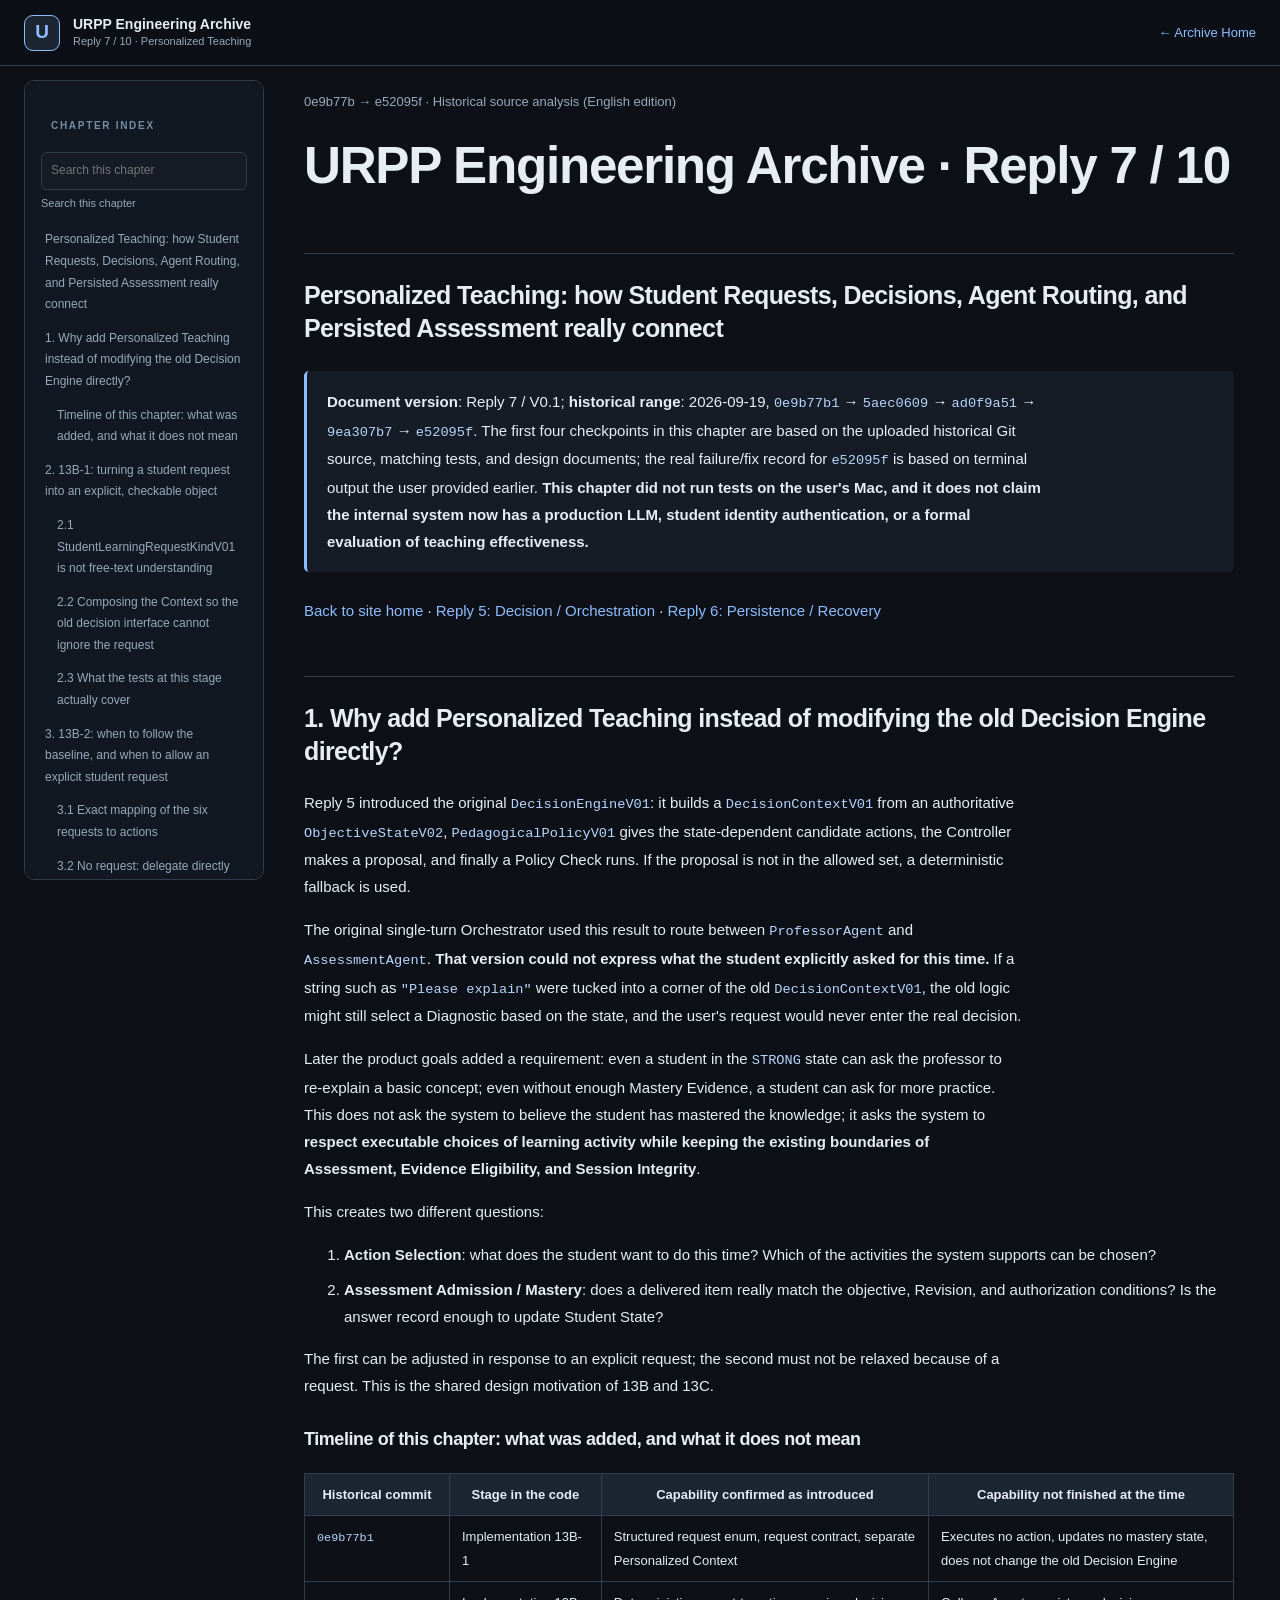
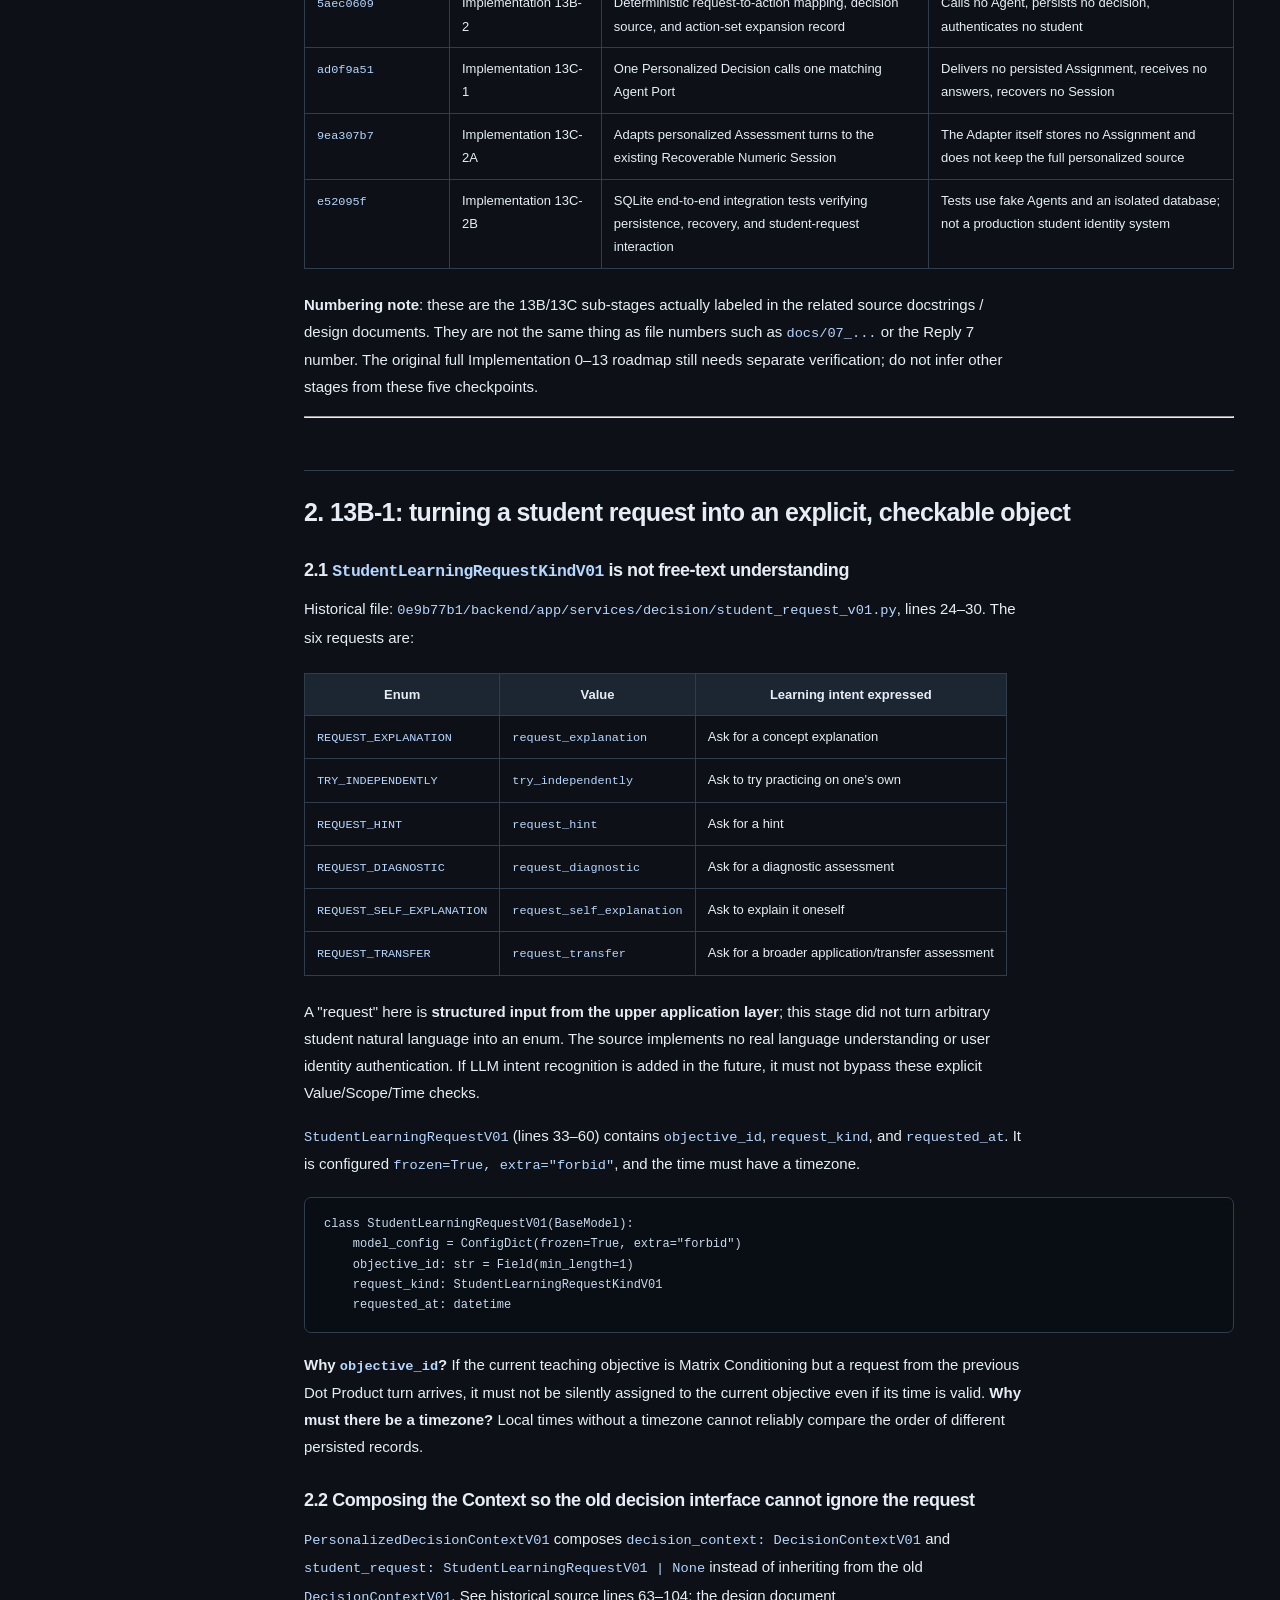
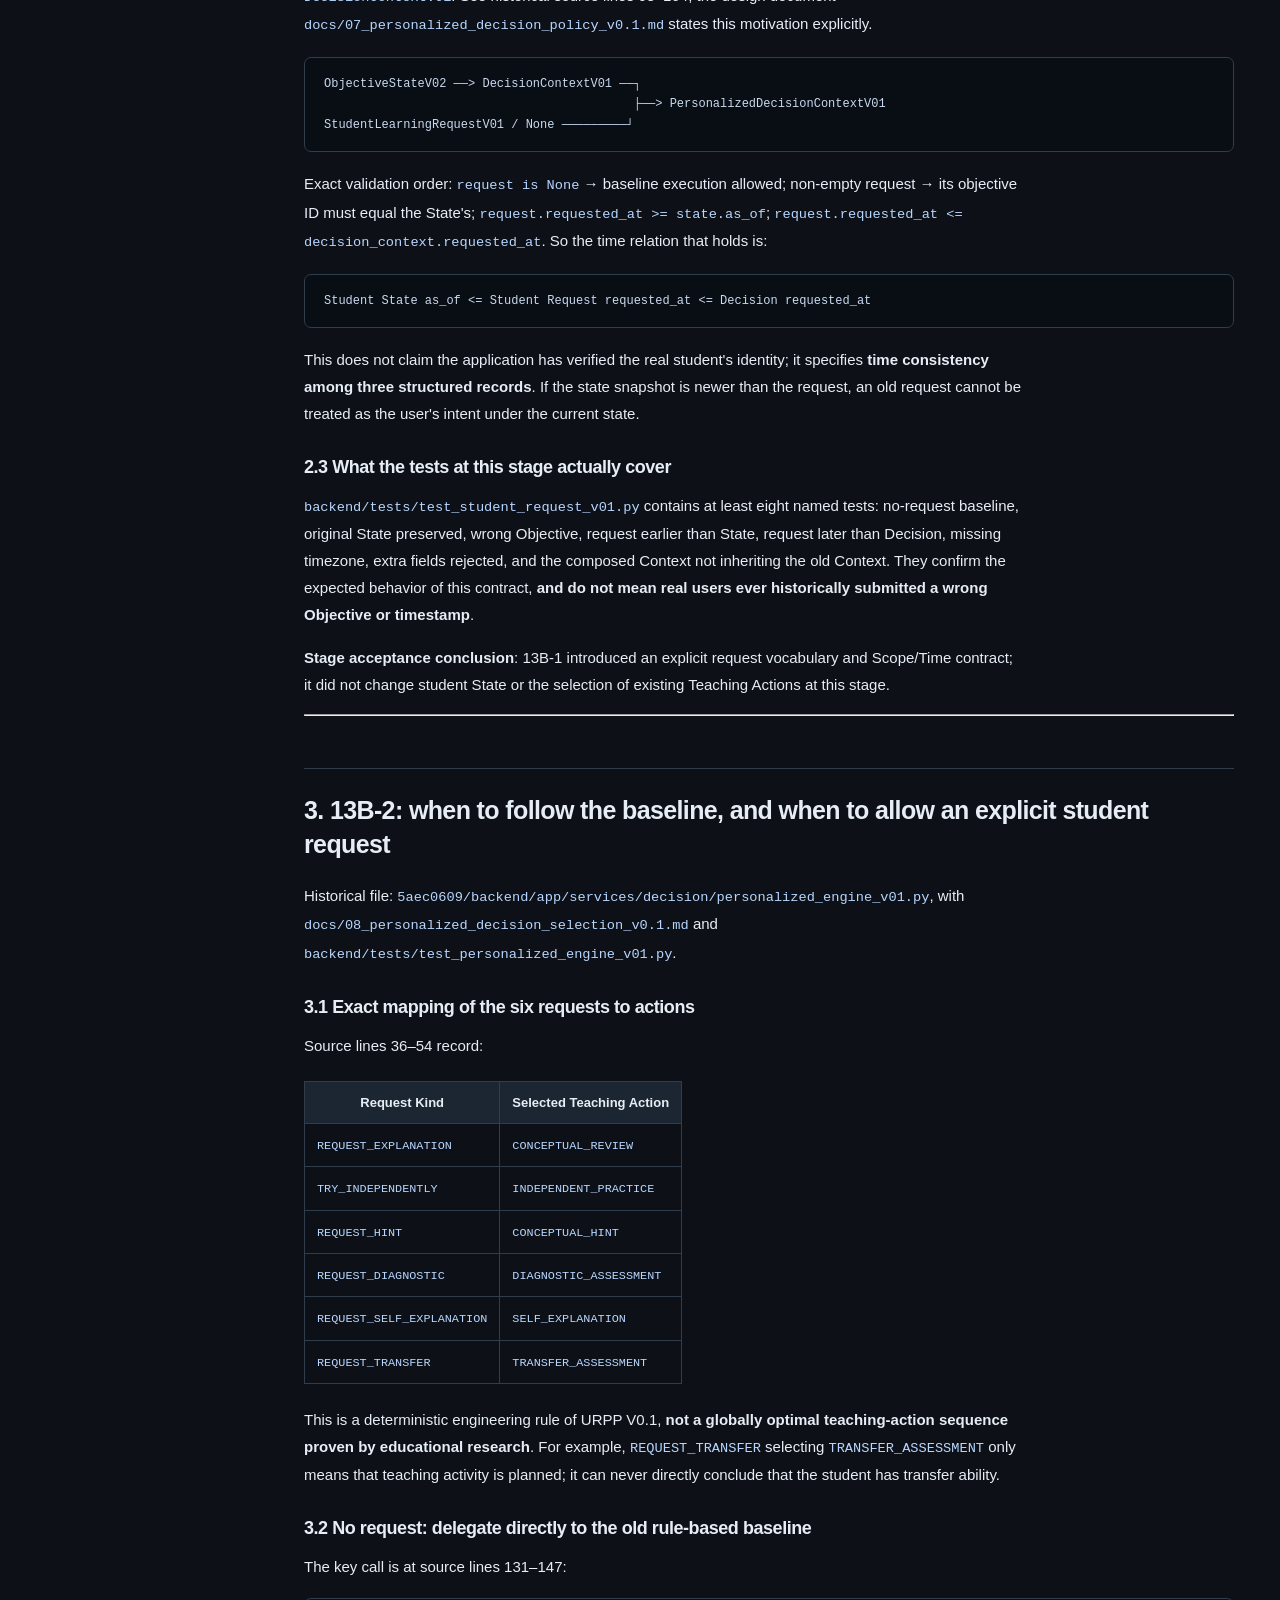
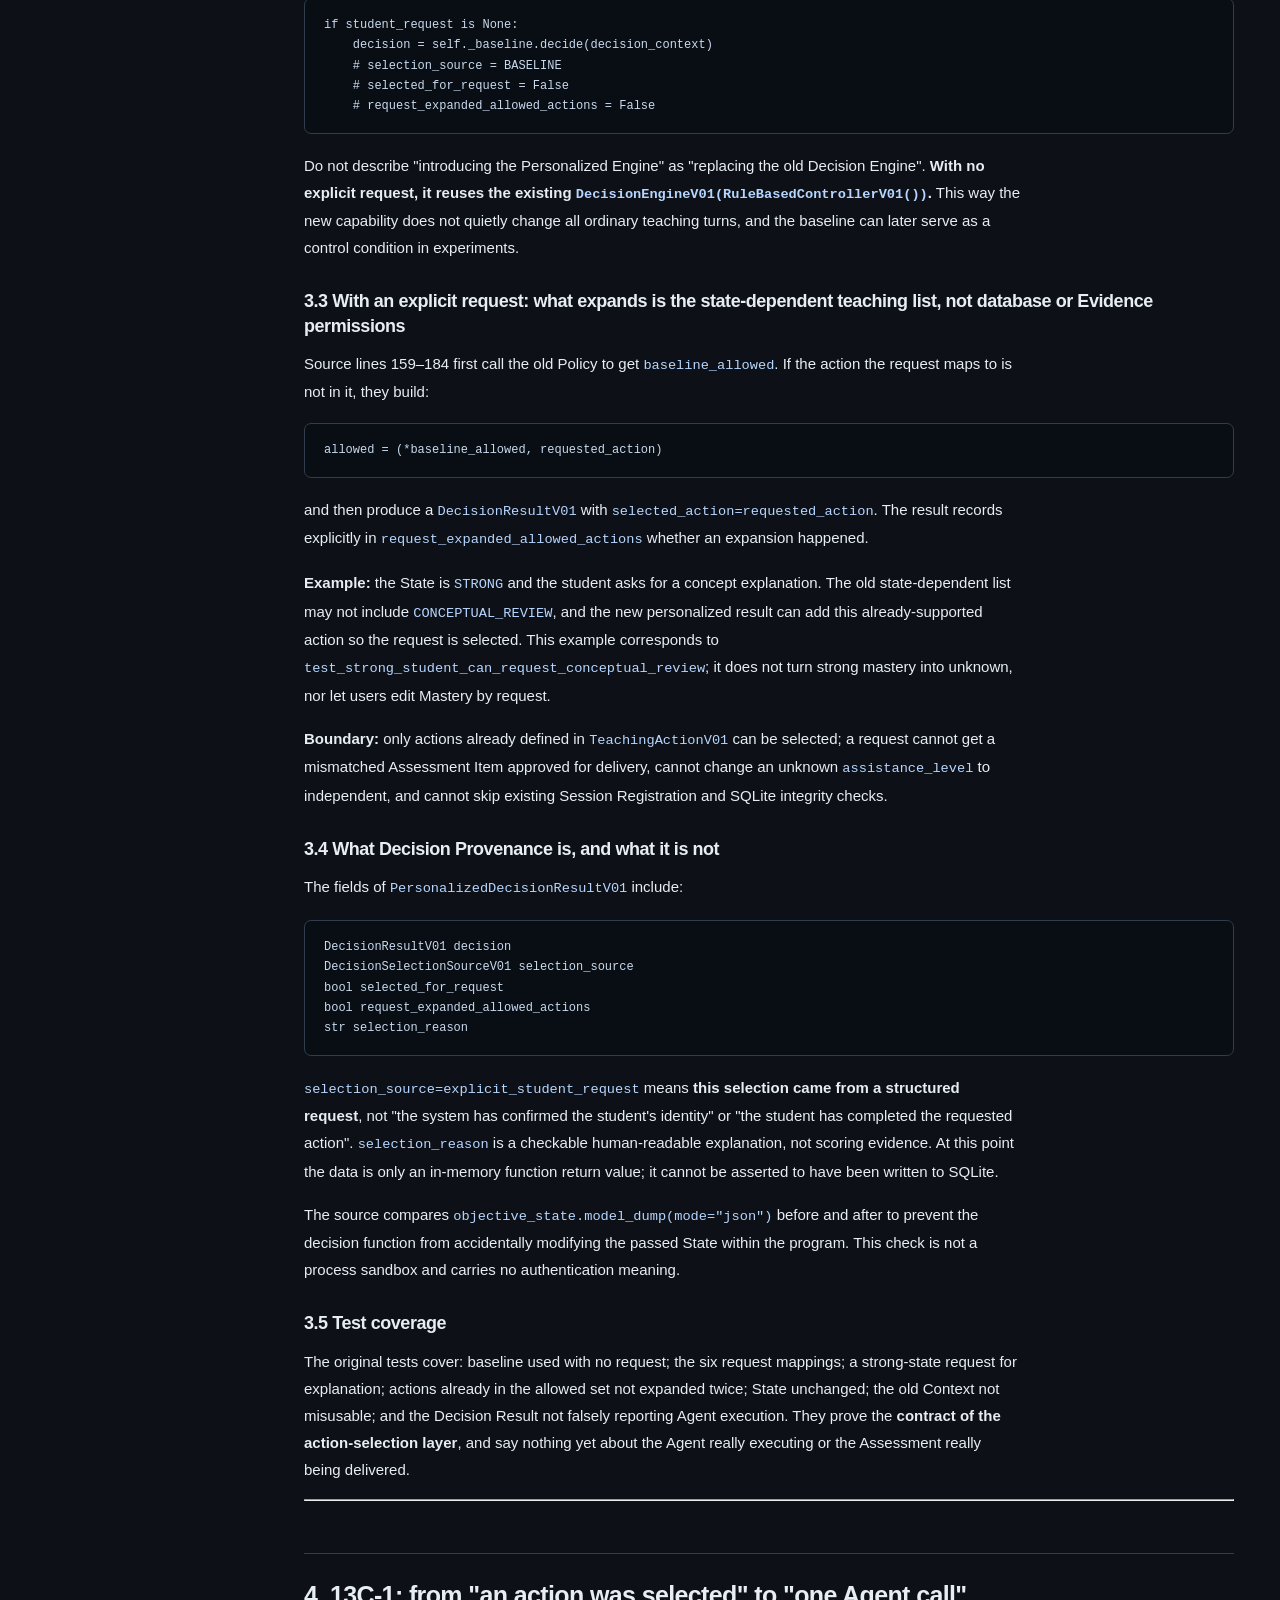
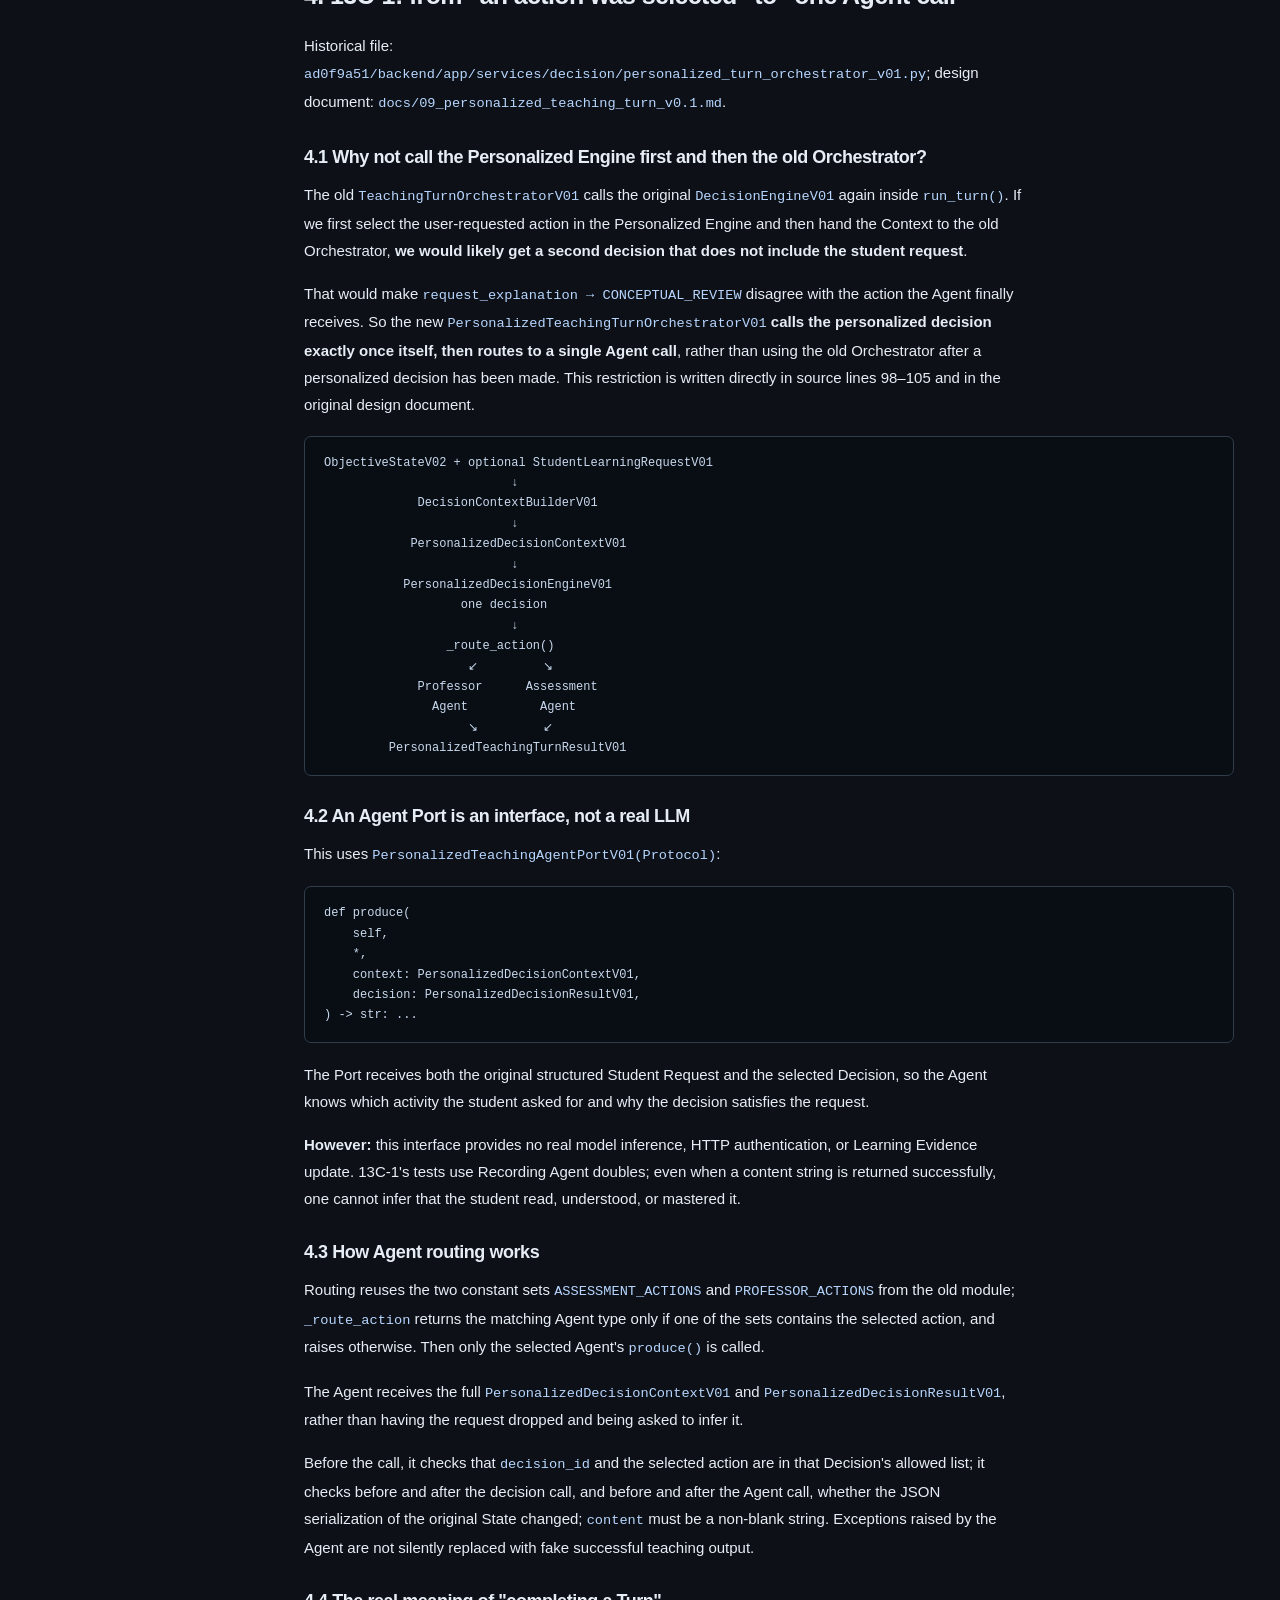
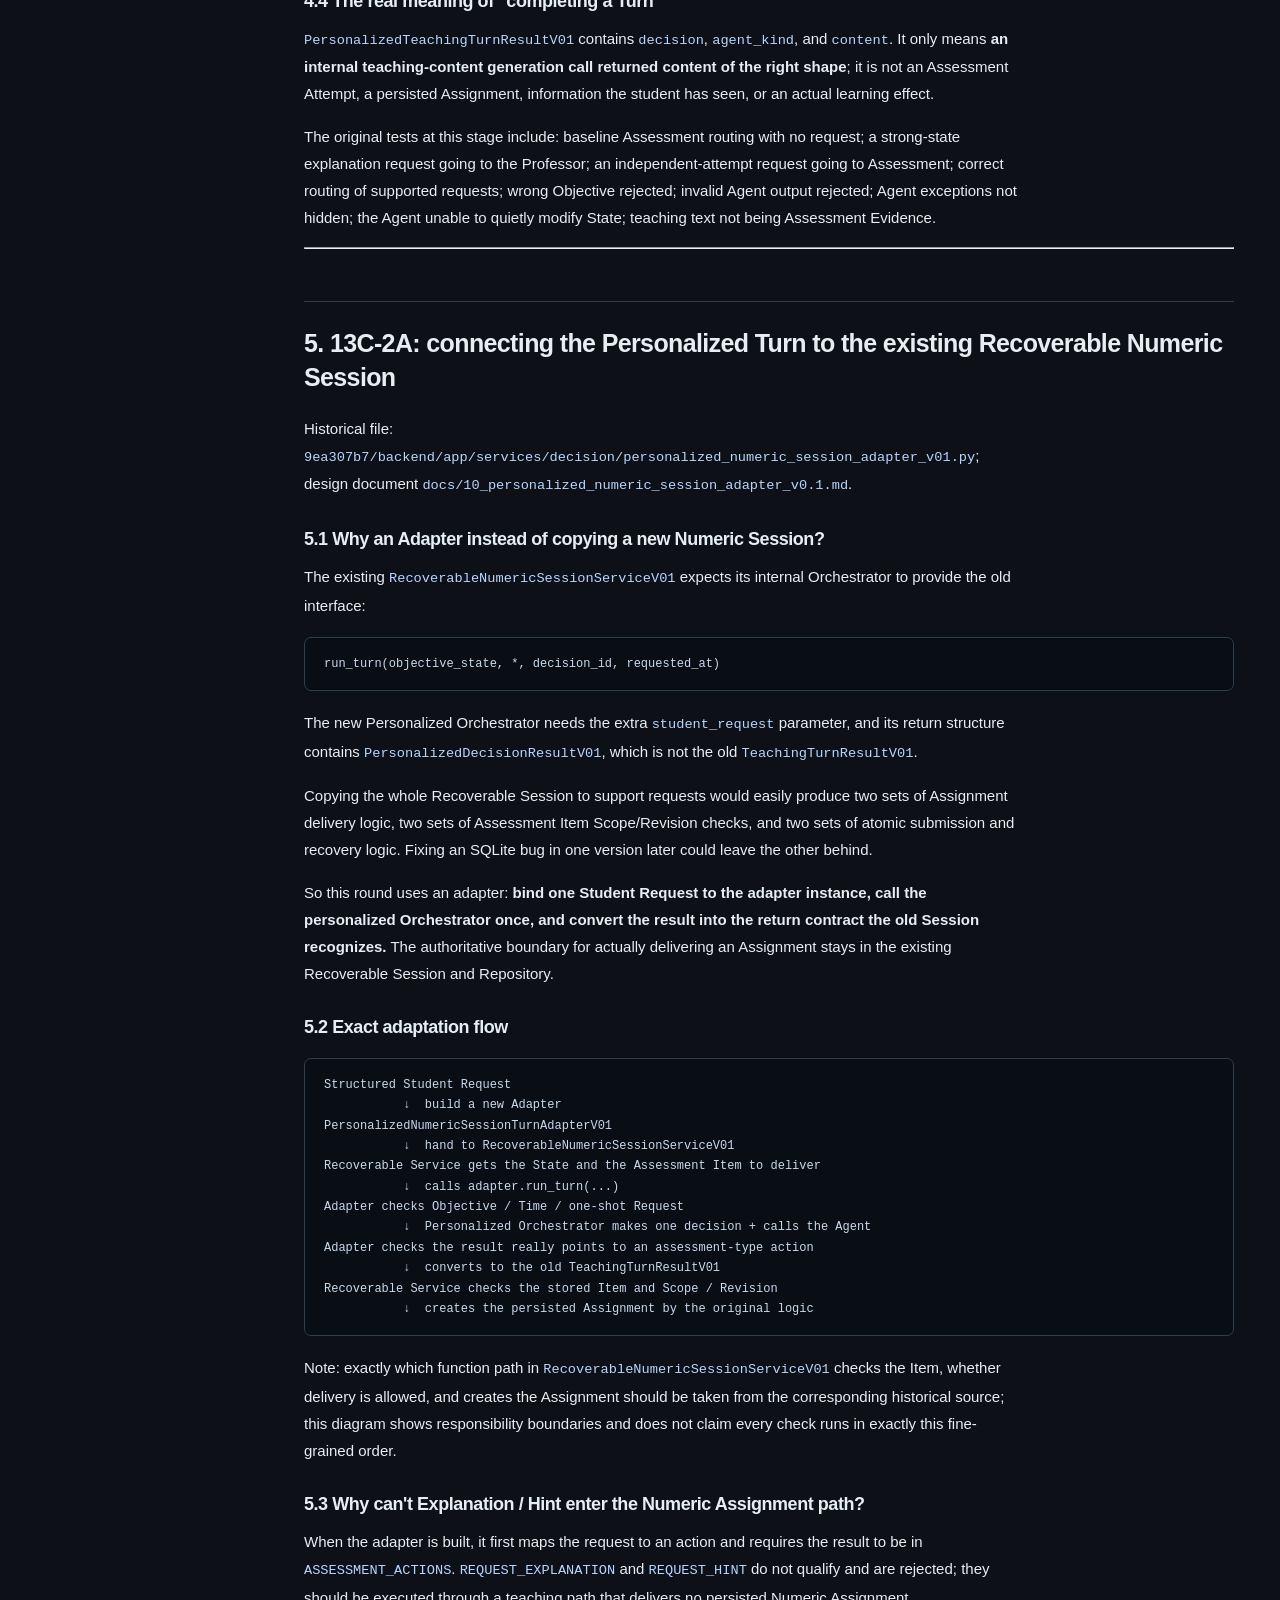
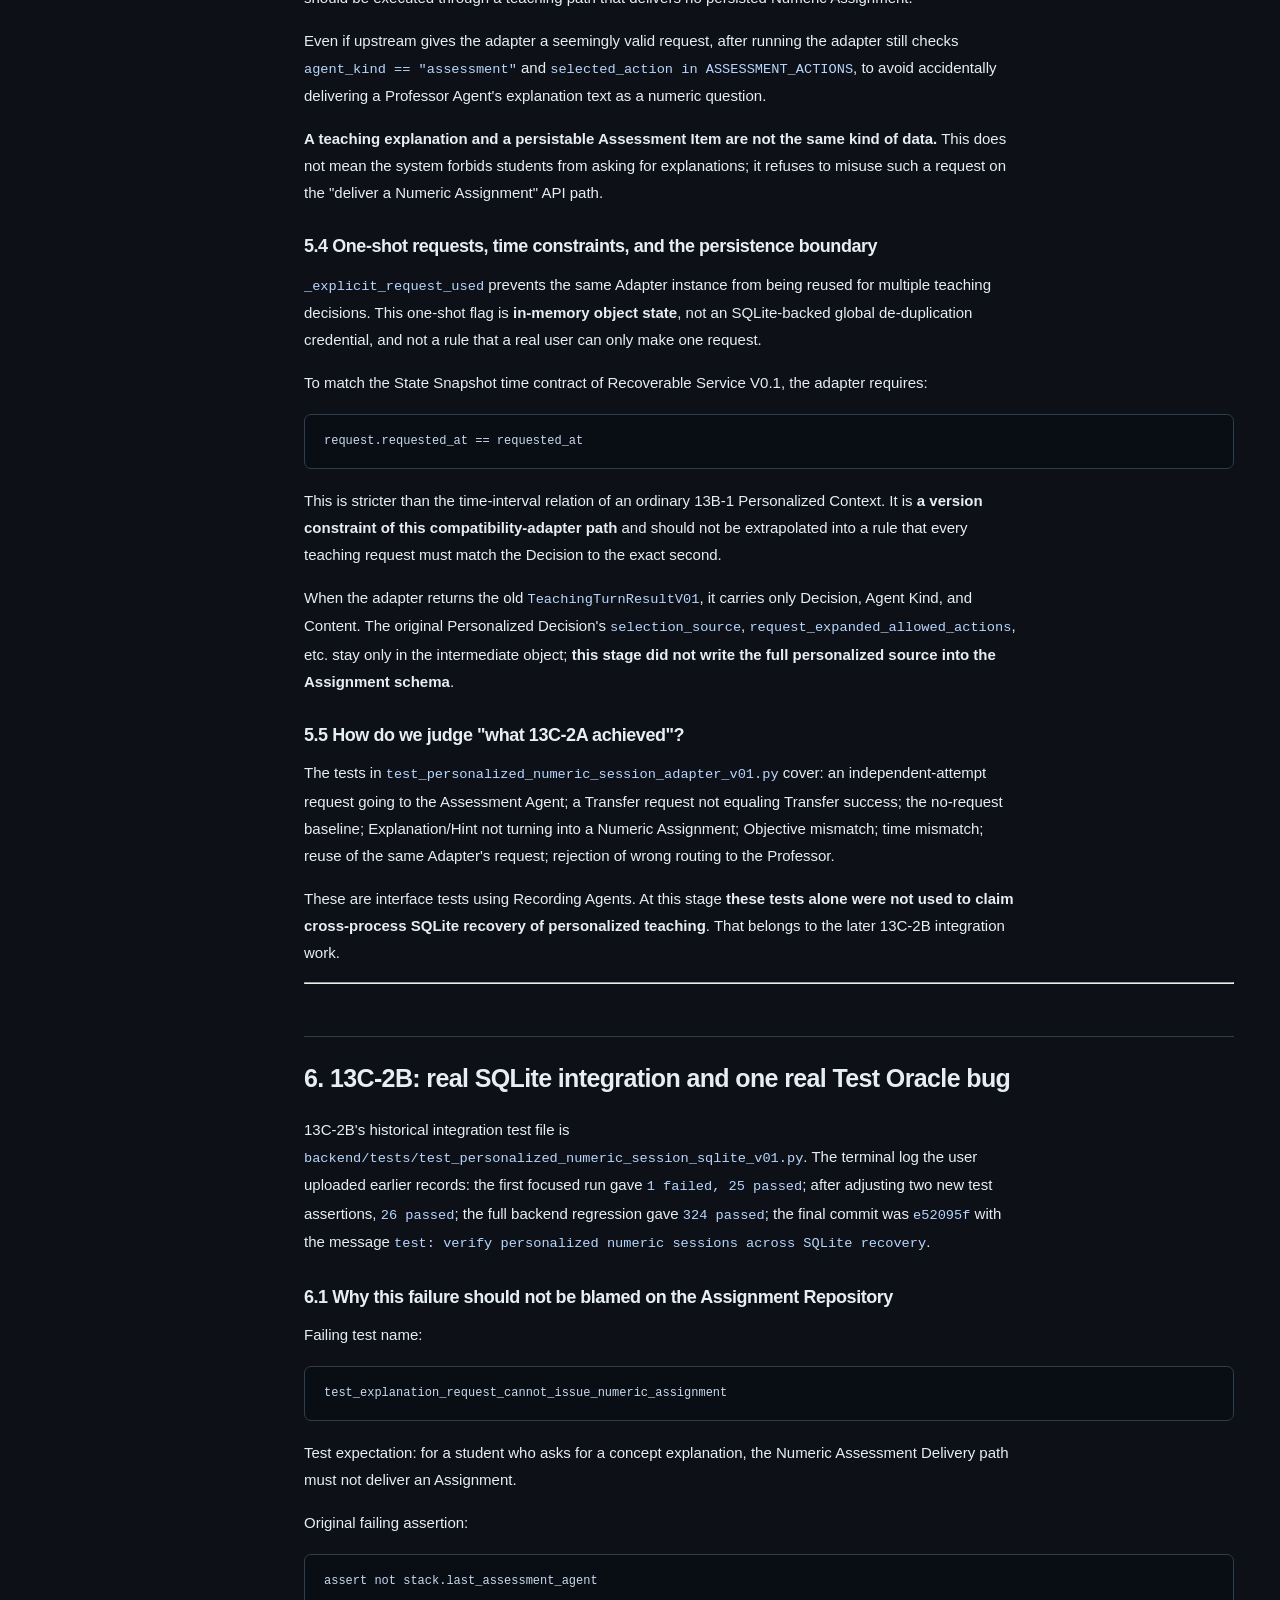
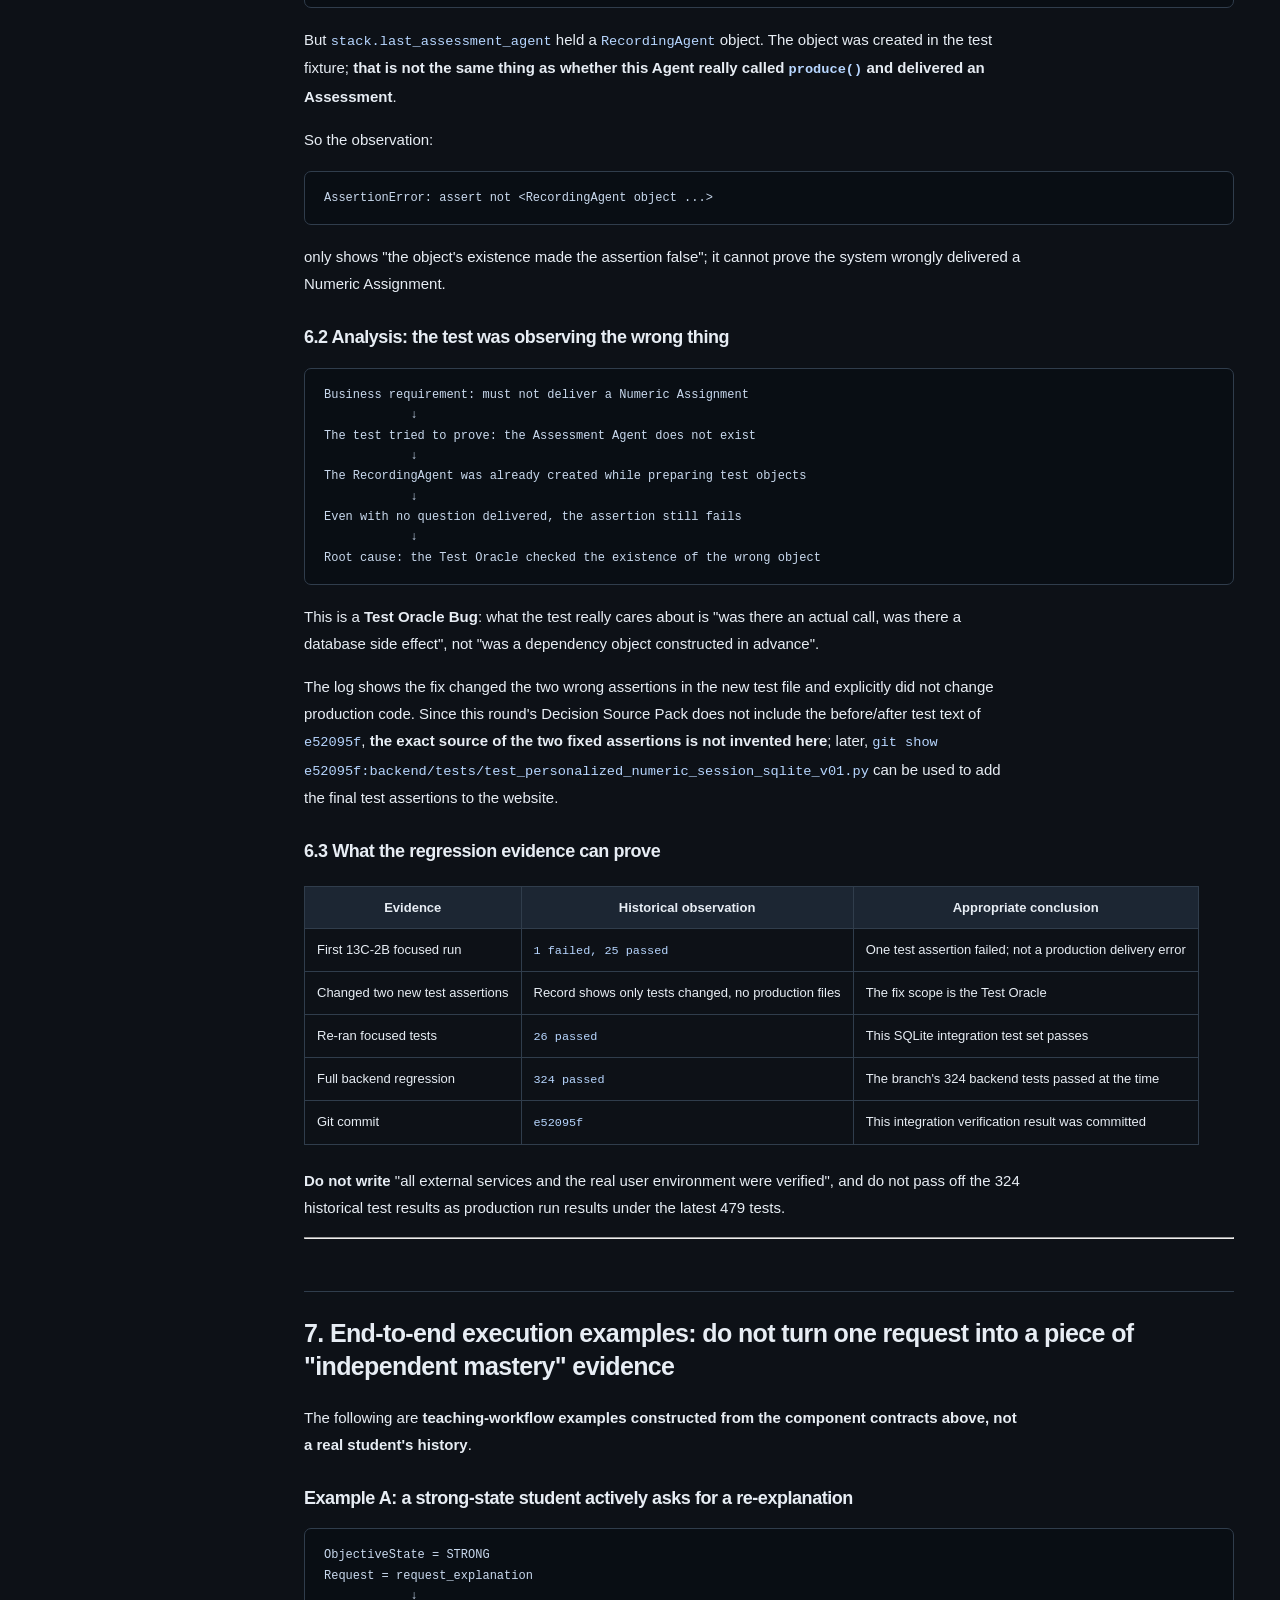
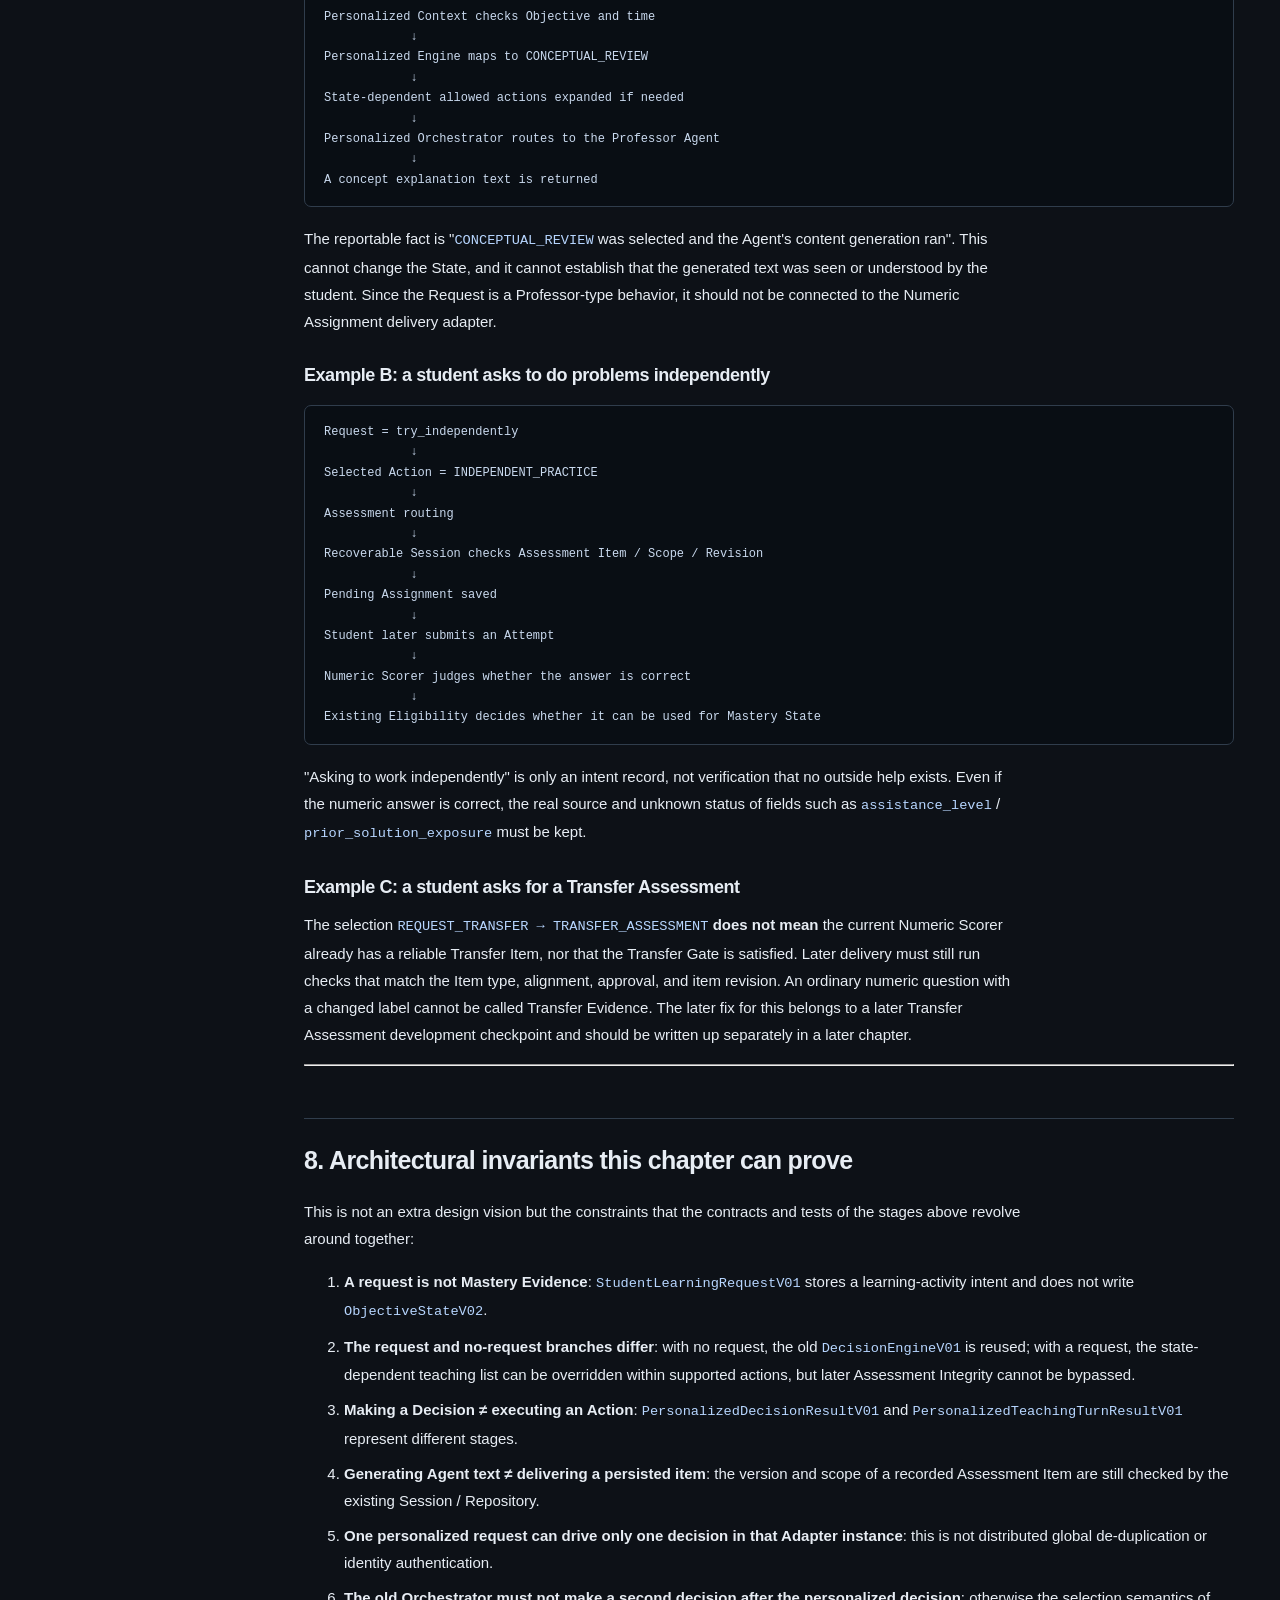
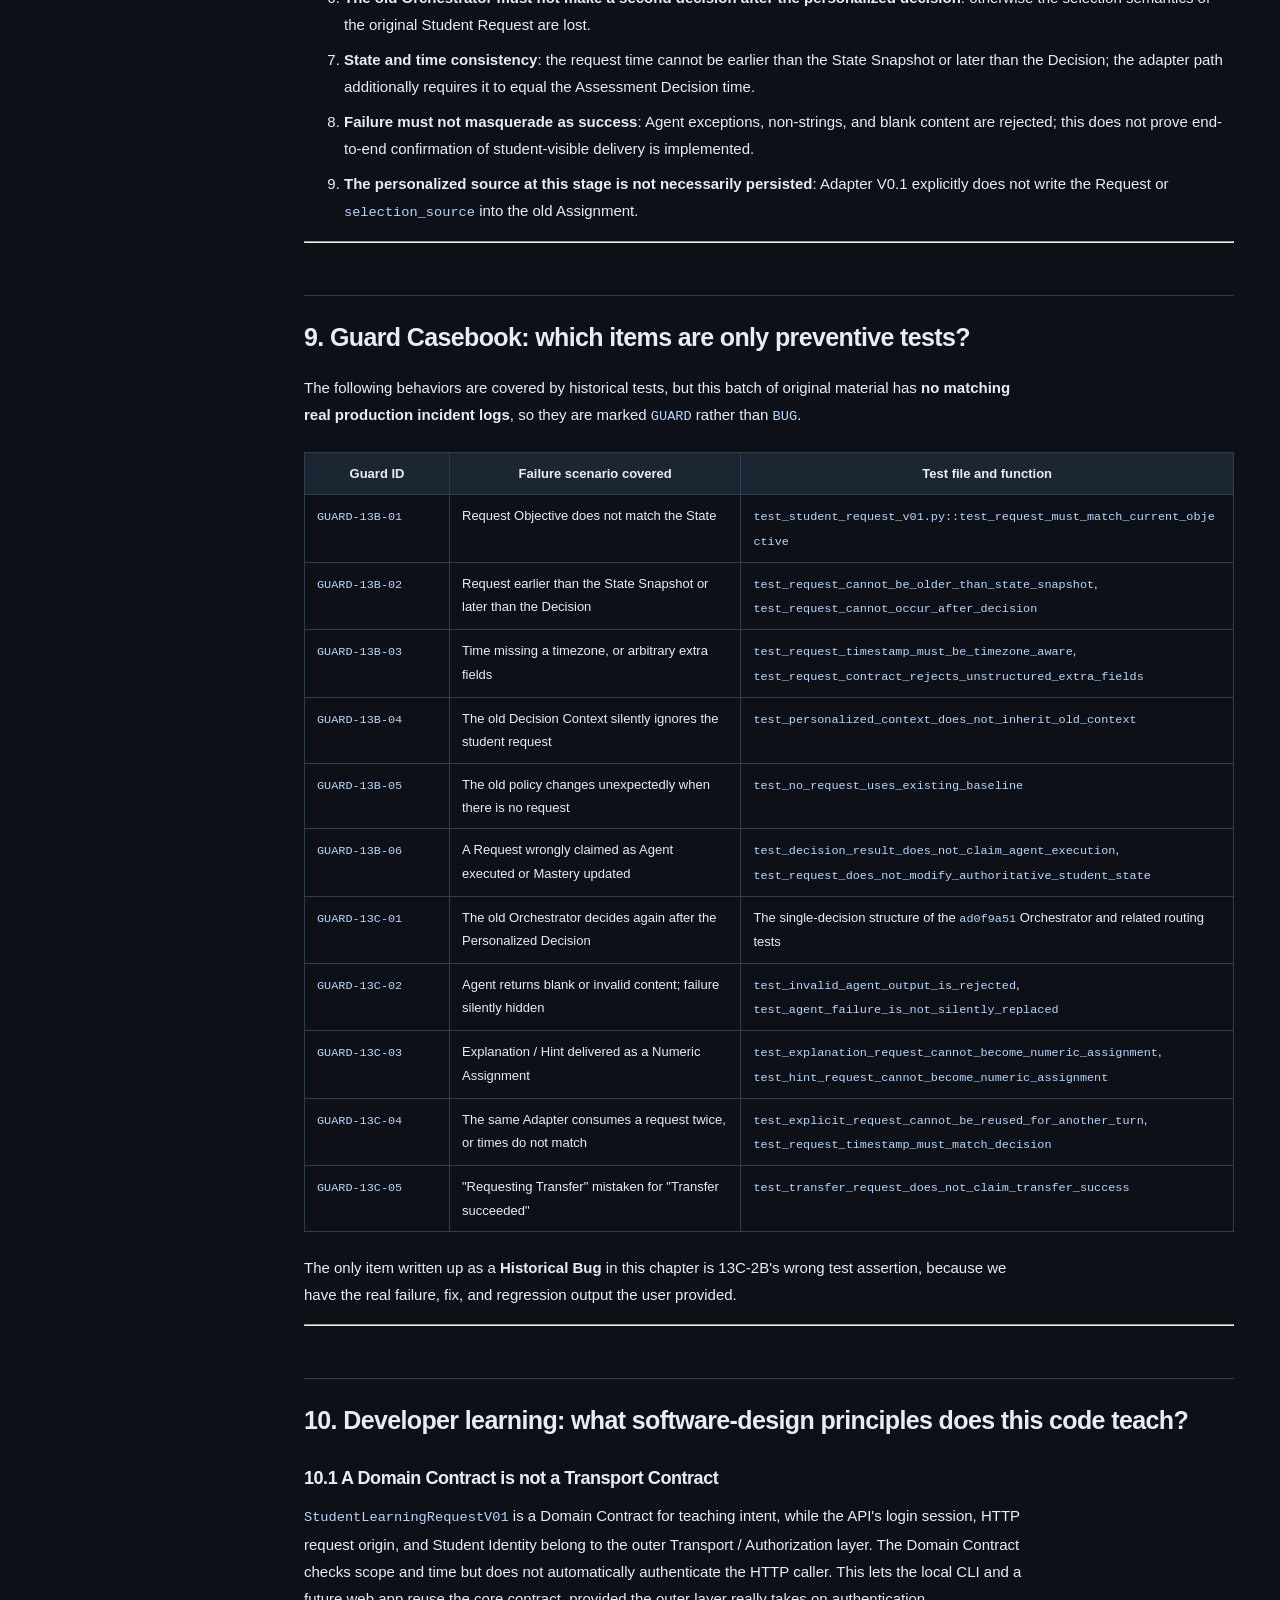
<file: engineering-archive/pages/personalized-teaching-v01.html>
<!doctype html><html lang="en"><head><meta charset="utf-8"><meta name="viewport" content="width=device-width,initial-scale=1"><title>URPP Archive — Personalized Teaching</title><link rel="stylesheet" href="../assets/styles.css"><style>.chapter-layout{display:grid;grid-template-columns:240px minmax(0,1fr);gap:30px;max-width:1480px;margin:auto;padding:0 24px}.chapter-toc{position:sticky;top:80px;align-self:start;max-height:calc(100vh - 100px);overflow:auto;background:#111821;border:1px solid var(--border);border-radius:10px;padding:16px}.chapter-toc a{display:block;font-size:12px;padding:6px 4px;color:var(--muted)}.chapter-toc a.sub{padding-left:16px}.chapter-toc a:hover{color:var(--accent)}.chapter-toc input{width:100%;box-sizing:border-box;margin:8px 0 4px;padding:7px 9px;border-radius:6px;border:1px solid var(--border);background:var(--surface);color:inherit;font:inherit;font-size:12px}.chapter-toc .hint{font-size:11px;color:var(--muted);margin:0 0 10px}.chapter-article{min-width:0;max-width:950px;padding:24px 10px 80px}.chapter-article h2{margin-top:52px;padding-top:25px;border-top:1px solid var(--border);font-size:25px}.chapter-article h3{margin-top:28px}.chapter-article blockquote{margin:25px 0;padding:17px 20px;border-left:3px solid var(--accent);background:var(--surface);border-radius:5px}.chapter-article blockquote p:last-child{margin-bottom:0}.chapter-article table{width:100%;border-collapse:collapse;display:block;overflow-x:auto;margin:22px 0;font-size:13px}.chapter-article th,.chapter-article td{border:1px solid var(--border);padding:9px 12px;vertical-align:top;min-width:145px}.chapter-article th{background:var(--surface-2)}.chapter-article code:not(pre code){font-size:0.91em;color:#b7d6ff;overflow-wrap:anywhere}.chapter-article pre{white-space:pre;max-width:100%;overflow:auto}.chapter-article p{max-width:86ch}.chapter-article li{margin-bottom:8px}.chapter-article a{overflow-wrap:anywhere}.chapter-intro{font-size:13px;color:var(--muted);margin:0 0 12px}.topbar .chapter-back{font-size:13px}mark.search-hit{background:#ffd76a;color:#111}@media(max-width:1020px){.chapter-layout{display:block}.chapter-toc{position:static;max-height:220px;margin-top:18px}.chapter-article{padding:18px 0 60px}}</style></head><body><header class="topbar"><div class="brand"><span class="brand-symbol">U</span><div><strong>URPP Engineering Archive</strong><small>Reply 7 / 10 · Personalized Teaching</small></div></div><a class="chapter-back" href="../index.html">← Archive Home</a></header><div class="chapter-layout"><aside class="chapter-toc"><div class="sidebar-heading">CHAPTER INDEX</div><input id="chapter-search" type="search" placeholder="Search this chapter" autocomplete="off"><p id="search-count" class="hint">Search this chapter</p><a class="" href="#section-01">Personalized Teaching: how Student Requests, Decisions, Agent Routing, and Persisted Assessment really connect</a>
<a class="" href="#section-02">1. Why add Personalized Teaching instead of modifying the old Decision Engine directly?</a>
<a class="sub" href="#section-03">Timeline of this chapter: what was added, and what it does not mean</a>
<a class="" href="#section-04">2. 13B-1: turning a student request into an explicit, checkable object</a>
<a class="sub" href="#section-05">2.1 StudentLearningRequestKindV01 is not free-text understanding</a>
<a class="sub" href="#section-06">2.2 Composing the Context so the old decision interface cannot ignore the request</a>
<a class="sub" href="#section-07">2.3 What the tests at this stage actually cover</a>
<a class="" href="#section-08">3. 13B-2: when to follow the baseline, and when to allow an explicit student request</a>
<a class="sub" href="#section-09">3.1 Exact mapping of the six requests to actions</a>
<a class="sub" href="#section-10">3.2 No request: delegate directly to the old rule-based baseline</a>
<a class="sub" href="#section-11">3.3 With an explicit request: what expands is the state-dependent teaching list, not database or Evidence permissions</a>
<a class="sub" href="#section-12">3.4 What Decision Provenance is, and what it is not</a>
<a class="sub" href="#section-13">3.5 Test coverage</a>
<a class="" href="#section-14">4. 13C-1: from &quot;an action was selected&quot; to &quot;one Agent call&quot;</a>
<a class="sub" href="#section-15">4.1 Why not call the Personalized Engine first and then the old Orchestrator?</a>
<a class="sub" href="#section-16">4.2 An Agent Port is an interface, not a real LLM</a>
<a class="sub" href="#section-17">4.3 How Agent routing works</a>
<a class="sub" href="#section-18">4.4 The real meaning of &quot;completing a Turn&quot;</a>
<a class="" href="#section-19">5. 13C-2A: connecting the Personalized Turn to the existing Recoverable Numeric Session</a>
<a class="sub" href="#section-20">5.1 Why an Adapter instead of copying a new Numeric Session?</a>
<a class="sub" href="#section-21">5.2 Exact adaptation flow</a>
<a class="sub" href="#section-22">5.3 Why can&#x27;t Explanation / Hint enter the Numeric Assignment path?</a>
<a class="sub" href="#section-23">5.4 One-shot requests, time constraints, and the persistence boundary</a>
<a class="sub" href="#section-24">5.5 How do we judge &quot;what 13C-2A achieved&quot;?</a>
<a class="" href="#section-25">6. 13C-2B: real SQLite integration and one real Test Oracle bug</a>
<a class="sub" href="#section-26">6.1 Why this failure should not be blamed on the Assignment Repository</a>
<a class="sub" href="#section-27">6.2 Analysis: the test was observing the wrong thing</a>
<a class="sub" href="#section-28">6.3 What the regression evidence can prove</a>
<a class="" href="#section-29">7. End-to-end execution examples: do not turn one request into a piece of &quot;independent mastery&quot; evidence</a>
<a class="sub" href="#section-30">Example A: a strong-state student actively asks for a re-explanation</a>
<a class="sub" href="#section-31">Example B: a student asks to do problems independently</a>
<a class="sub" href="#section-32">Example C: a student asks for a Transfer Assessment</a>
<a class="" href="#section-33">8. Architectural invariants this chapter can prove</a>
<a class="" href="#section-34">9. Guard Casebook: which items are only preventive tests?</a>
<a class="" href="#section-35">10. Developer learning: what software-design principles does this code teach?</a>
<a class="sub" href="#section-36">10.1 A Domain Contract is not a Transport Contract</a>
<a class="sub" href="#section-37">10.2 Composition avoids silent loss of meaning</a>
<a class="sub" href="#section-38">10.3 An Adapter converts protocols; it should not copy business rules</a>
<a class="sub" href="#section-39">10.4 A Test Oracle must observe business outcomes</a>
<a class="sub" href="#section-40">10.5 Keep three different kinds of &quot;success&quot;</a>
<a class="" href="#section-41">11. What control baseline to keep for future research on Jev / a Small Decision Model?</a>
<a class="" href="#section-42">12. Traceable sources, gaps, and re-check commands</a><hr style="border:0;border-top:1px solid var(--border)"><a href="../chapters/personalized-teaching-v01.md">Markdown source</a><a href="../evidence/decision_orchestration_history_source_pack.zip">Original source pack</a><a href="../evidence/reply7_chapter_source_index.json">Source index (JSON)</a></aside><main class="chapter-article"><p class="chapter-intro">0e9b77b → e52095f · Historical source analysis (English edition)</p><h1 id="chapter-title">URPP Engineering Archive · Reply 7 / 10</h1>
<h2 id="section-01">Personalized Teaching: how Student Requests, Decisions, Agent Routing, and Persisted Assessment really connect</h2>
<blockquote>
<p><strong>Document version</strong>: Reply 7 / V0.1; <strong>historical range</strong>: 2026-09-19, <code>0e9b77b1</code> → <code>5aec0609</code> → <code>ad0f9a51</code> → <code>9ea307b7</code> → <code>e52095f</code>. The first four checkpoints in this chapter are based on the uploaded historical Git source, matching tests, and design documents; the real failure/fix record for <code>e52095f</code> is based on terminal output the user provided earlier. <strong>This chapter did not run tests on the user's Mac, and it does not claim the internal system now has a production LLM, student identity authentication, or a formal evaluation of teaching effectiveness.</strong></p>
</blockquote>
<p><a href="../index.html">Back to site home</a> · <a href="decision-orchestration-v01.html">Reply 5: Decision / Orchestration</a> · <a href="persistence-recovery-v01.html">Reply 6: Persistence / Recovery</a></p>
<h2 id="section-02">1. Why add Personalized Teaching instead of modifying the old Decision Engine directly?</h2>
<p>Reply 5 introduced the original <code>DecisionEngineV01</code>: it builds a <code>DecisionContextV01</code> from an authoritative <code>ObjectiveStateV02</code>, <code>PedagogicalPolicyV01</code> gives the state-dependent candidate actions, the Controller makes a proposal, and finally a Policy Check runs. If the proposal is not in the allowed set, a deterministic fallback is used.</p>
<p>The original single-turn Orchestrator used this result to route between <code>ProfessorAgent</code> and <code>AssessmentAgent</code>. <strong>That version could not express what the student explicitly asked for this time.</strong> If a string such as <code>"Please explain"</code> were tucked into a corner of the old <code>DecisionContextV01</code>, the old logic might still select a Diagnostic based on the state, and the user's request would never enter the real decision.</p>
<p>Later the product goals added a requirement: even a student in the <code>STRONG</code> state can ask the professor to re-explain a basic concept; even without enough Mastery Evidence, a student can ask for more practice. This does not ask the system to believe the student has mastered the knowledge; it asks the system to <strong>respect executable choices of learning activity while keeping the existing boundaries of Assessment, Evidence Eligibility, and Session Integrity</strong>.</p>
<p>This creates two different questions:</p>
<ol>
<li><strong>Action Selection</strong>: what does the student want to do this time? Which of the activities the system supports can be chosen?</li>
<li><strong>Assessment Admission / Mastery</strong>: does a delivered item really match the objective, Revision, and authorization conditions? Is the answer record enough to update Student State?</li>
</ol>
<p>The first can be adjusted in response to an explicit request; the second must not be relaxed because of a request. This is the shared design motivation of 13B and 13C.</p>
<h3 id="section-03">Timeline of this chapter: what was added, and what it does not mean</h3>
<table>
<thead>
<tr>
<th>Historical commit</th>
<th>Stage in the code</th>
<th>Capability confirmed as introduced</th>
<th>Capability not finished at the time</th>
</tr>
</thead>
<tbody>
<tr>
<td><code>0e9b77b1</code></td>
<td>Implementation 13B-1</td>
<td>Structured request enum, request contract, separate Personalized Context</td>
<td>Executes no action, updates no mastery state, does not change the old Decision Engine</td>
</tr>
<tr>
<td><code>5aec0609</code></td>
<td>Implementation 13B-2</td>
<td>Deterministic request-to-action mapping, decision source, and action-set expansion record</td>
<td>Calls no Agent, persists no decision, authenticates no student</td>
</tr>
<tr>
<td><code>ad0f9a51</code></td>
<td>Implementation 13C-1</td>
<td>One Personalized Decision calls one matching Agent Port</td>
<td>Delivers no persisted Assignment, receives no answers, recovers no Session</td>
</tr>
<tr>
<td><code>9ea307b7</code></td>
<td>Implementation 13C-2A</td>
<td>Adapts personalized Assessment turns to the existing Recoverable Numeric Session</td>
<td>The Adapter itself stores no Assignment and does not keep the full personalized source</td>
</tr>
<tr>
<td><code>e52095f</code></td>
<td>Implementation 13C-2B</td>
<td>SQLite end-to-end integration tests verifying persistence, recovery, and student-request interaction</td>
<td>Tests use fake Agents and an isolated database; not a production student identity system</td>
</tr>
</tbody>
</table>
<p><strong>Numbering note</strong>: these are the 13B/13C sub-stages actually labeled in the related source docstrings / design documents. They are not the same thing as file numbers such as <code>docs/07_...</code> or the Reply 7 number. The original full Implementation 0–13 roadmap still needs separate verification; do not infer other stages from these five checkpoints.</p>
<hr />
<h2 id="section-04">2. 13B-1: turning a student request into an explicit, checkable object</h2>
<h3 id="section-05">2.1 <code>StudentLearningRequestKindV01</code> is not free-text understanding</h3>
<p>Historical file: <code>0e9b77b1/backend/app/services/decision/student_request_v01.py</code>, lines 24–30. The six requests are:</p>
<table>
<thead>
<tr>
<th>Enum</th>
<th>Value</th>
<th>Learning intent expressed</th>
</tr>
</thead>
<tbody>
<tr>
<td><code>REQUEST_EXPLANATION</code></td>
<td><code>request_explanation</code></td>
<td>Ask for a concept explanation</td>
</tr>
<tr>
<td><code>TRY_INDEPENDENTLY</code></td>
<td><code>try_independently</code></td>
<td>Ask to try practicing on one's own</td>
</tr>
<tr>
<td><code>REQUEST_HINT</code></td>
<td><code>request_hint</code></td>
<td>Ask for a hint</td>
</tr>
<tr>
<td><code>REQUEST_DIAGNOSTIC</code></td>
<td><code>request_diagnostic</code></td>
<td>Ask for a diagnostic assessment</td>
</tr>
<tr>
<td><code>REQUEST_SELF_EXPLANATION</code></td>
<td><code>request_self_explanation</code></td>
<td>Ask to explain it oneself</td>
</tr>
<tr>
<td><code>REQUEST_TRANSFER</code></td>
<td><code>request_transfer</code></td>
<td>Ask for a broader application/transfer assessment</td>
</tr>
</tbody>
</table>
<p>A "request" here is <strong>structured input from the upper application layer</strong>; this stage did not turn arbitrary student natural language into an enum. The source implements no real language understanding or user identity authentication. If LLM intent recognition is added in the future, it must not bypass these explicit Value/Scope/Time checks.</p>
<p><code>StudentLearningRequestV01</code> (lines 33–60) contains <code>objective_id</code>, <code>request_kind</code>, and <code>requested_at</code>. It is configured <code>frozen=True, extra="forbid"</code>, and the time must have a timezone.</p>
<pre><code class="language-python">class StudentLearningRequestV01(BaseModel):
    model_config = ConfigDict(frozen=True, extra=&quot;forbid&quot;)
    objective_id: str = Field(min_length=1)
    request_kind: StudentLearningRequestKindV01
    requested_at: datetime
</code></pre>
<p><strong>Why <code>objective_id</code>?</strong> If the current teaching objective is Matrix Conditioning but a request from the previous Dot Product turn arrives, it must not be silently assigned to the current objective even if its time is valid. <strong>Why must there be a timezone?</strong> Local times without a timezone cannot reliably compare the order of different persisted records.</p>
<h3 id="section-06">2.2 Composing the Context so the old decision interface cannot ignore the request</h3>
<p><code>PersonalizedDecisionContextV01</code> composes <code>decision_context: DecisionContextV01</code> and <code>student_request: StudentLearningRequestV01 | None</code> instead of inheriting from the old <code>DecisionContextV01</code>. See historical source lines 63–104; the design document <code>docs/07_personalized_decision_policy_v0.1.md</code> states this motivation explicitly.</p>
<pre><code class="language-text">ObjectiveStateV02 ──&gt; DecisionContextV01 ──┐
                                           ├──&gt; PersonalizedDecisionContextV01
StudentLearningRequestV01 / None ─────────┘
</code></pre>
<p>Exact validation order: <code>request is None</code> → baseline execution allowed; non-empty request → its objective ID must equal the State's; <code>request.requested_at &gt;= state.as_of</code>; <code>request.requested_at &lt;= decision_context.requested_at</code>. So the time relation that holds is:</p>
<pre><code class="language-text">Student State as_of &lt;= Student Request requested_at &lt;= Decision requested_at
</code></pre>
<p>This does not claim the application has verified the real student's identity; it specifies <strong>time consistency among three structured records</strong>. If the state snapshot is newer than the request, an old request cannot be treated as the user's intent under the current state.</p>
<h3 id="section-07">2.3 What the tests at this stage actually cover</h3>
<p><code>backend/tests/test_student_request_v01.py</code> contains at least eight named tests: no-request baseline, original State preserved, wrong Objective, request earlier than State, request later than Decision, missing timezone, extra fields rejected, and the composed Context not inheriting the old Context. They confirm the expected behavior of this contract, <strong>and do not mean real users ever historically submitted a wrong Objective or timestamp</strong>.</p>
<p><strong>Stage acceptance conclusion</strong>: 13B-1 introduced an explicit request vocabulary and Scope/Time contract; it did not change student State or the selection of existing Teaching Actions at this stage.</p>
<hr />
<h2 id="section-08">3. 13B-2: when to follow the baseline, and when to allow an explicit student request</h2>
<p>Historical file: <code>5aec0609/backend/app/services/decision/personalized_engine_v01.py</code>, with <code>docs/08_personalized_decision_selection_v0.1.md</code> and <code>backend/tests/test_personalized_engine_v01.py</code>.</p>
<h3 id="section-09">3.1 Exact mapping of the six requests to actions</h3>
<p>Source lines 36–54 record:</p>
<table>
<thead>
<tr>
<th>Request Kind</th>
<th>Selected Teaching Action</th>
</tr>
</thead>
<tbody>
<tr>
<td><code>REQUEST_EXPLANATION</code></td>
<td><code>CONCEPTUAL_REVIEW</code></td>
</tr>
<tr>
<td><code>TRY_INDEPENDENTLY</code></td>
<td><code>INDEPENDENT_PRACTICE</code></td>
</tr>
<tr>
<td><code>REQUEST_HINT</code></td>
<td><code>CONCEPTUAL_HINT</code></td>
</tr>
<tr>
<td><code>REQUEST_DIAGNOSTIC</code></td>
<td><code>DIAGNOSTIC_ASSESSMENT</code></td>
</tr>
<tr>
<td><code>REQUEST_SELF_EXPLANATION</code></td>
<td><code>SELF_EXPLANATION</code></td>
</tr>
<tr>
<td><code>REQUEST_TRANSFER</code></td>
<td><code>TRANSFER_ASSESSMENT</code></td>
</tr>
</tbody>
</table>
<p>This is a deterministic engineering rule of URPP V0.1, <strong>not a globally optimal teaching-action sequence proven by educational research</strong>. For example, <code>REQUEST_TRANSFER</code> selecting <code>TRANSFER_ASSESSMENT</code> only means that teaching activity is planned; it can never directly conclude that the student has transfer ability.</p>
<h3 id="section-10">3.2 No request: delegate directly to the old rule-based baseline</h3>
<p>The key call is at source lines 131–147:</p>
<pre><code class="language-python">if student_request is None:
    decision = self._baseline.decide(decision_context)
    # selection_source = BASELINE
    # selected_for_request = False
    # request_expanded_allowed_actions = False
</code></pre>
<p>Do not describe "introducing the Personalized Engine" as "replacing the old Decision Engine". <strong>With no explicit request, it reuses the existing <code>DecisionEngineV01(RuleBasedControllerV01())</code>.</strong> This way the new capability does not quietly change all ordinary teaching turns, and the baseline can later serve as a control condition in experiments.</p>
<h3 id="section-11">3.3 With an explicit request: what expands is the state-dependent teaching list, not database or Evidence permissions</h3>
<p>Source lines 159–184 first call the old Policy to get <code>baseline_allowed</code>. If the action the request maps to is not in it, they build:</p>
<pre><code class="language-python">allowed = (*baseline_allowed, requested_action)
</code></pre>
<p>and then produce a <code>DecisionResultV01</code> with <code>selected_action=requested_action</code>. The result records explicitly in <code>request_expanded_allowed_actions</code> whether an expansion happened.</p>
<p><strong>Example:</strong> the State is <code>STRONG</code> and the student asks for a concept explanation. The old state-dependent list may not include <code>CONCEPTUAL_REVIEW</code>, and the new personalized result can add this already-supported action so the request is selected. This example corresponds to <code>test_strong_student_can_request_conceptual_review</code>; it does not turn strong mastery into unknown, nor let users edit Mastery by request.</p>
<p><strong>Boundary:</strong> only actions already defined in <code>TeachingActionV01</code> can be selected; a request cannot get a mismatched Assessment Item approved for delivery, cannot change an unknown <code>assistance_level</code> to independent, and cannot skip existing Session Registration and SQLite integrity checks.</p>
<h3 id="section-12">3.4 What Decision Provenance is, and what it is not</h3>
<p>The fields of <code>PersonalizedDecisionResultV01</code> include:</p>
<pre><code class="language-text">DecisionResultV01 decision
DecisionSelectionSourceV01 selection_source
bool selected_for_request
bool request_expanded_allowed_actions
str selection_reason
</code></pre>
<p><code>selection_source=explicit_student_request</code> means <strong>this selection came from a structured request</strong>, not "the system has confirmed the student's identity" or "the student has completed the requested action". <code>selection_reason</code> is a checkable human-readable explanation, not scoring evidence. At this point the data is only an in-memory function return value; it cannot be asserted to have been written to SQLite.</p>
<p>The source compares <code>objective_state.model_dump(mode="json")</code> before and after to prevent the decision function from accidentally modifying the passed State within the program. This check is not a process sandbox and carries no authentication meaning.</p>
<h3 id="section-13">3.5 Test coverage</h3>
<p>The original tests cover: baseline used with no request; the six request mappings; a strong-state request for explanation; actions already in the allowed set not expanded twice; State unchanged; the old Context not misusable; and the Decision Result not falsely reporting Agent execution. They prove the <strong>contract of the action-selection layer</strong>, and say nothing yet about the Agent really executing or the Assessment really being delivered.</p>
<hr />
<h2 id="section-14">4. 13C-1: from "an action was selected" to "one Agent call"</h2>
<p>Historical file: <code>ad0f9a51/backend/app/services/decision/personalized_turn_orchestrator_v01.py</code>; design document: <code>docs/09_personalized_teaching_turn_v0.1.md</code>.</p>
<h3 id="section-15">4.1 Why not call the Personalized Engine first and then the old Orchestrator?</h3>
<p>The old <code>TeachingTurnOrchestratorV01</code> calls the original <code>DecisionEngineV01</code> again inside <code>run_turn()</code>. If we first select the user-requested action in the Personalized Engine and then hand the Context to the old Orchestrator, <strong>we would likely get a second decision that does not include the student request</strong>.</p>
<p>That would make <code>request_explanation → CONCEPTUAL_REVIEW</code> disagree with the action the Agent finally receives. So the new <code>PersonalizedTeachingTurnOrchestratorV01</code> <strong>calls the personalized decision exactly once itself, then routes to a single Agent call</strong>, rather than using the old Orchestrator after a personalized decision has been made. This restriction is written directly in source lines 98–105 and in the original design document.</p>
<pre><code class="language-text">ObjectiveStateV02 + optional StudentLearningRequestV01
                          ↓
             DecisionContextBuilderV01
                          ↓
            PersonalizedDecisionContextV01
                          ↓
           PersonalizedDecisionEngineV01
                   one decision
                          ↓
                 _route_action()
                    ↙         ↘
             Professor      Assessment
               Agent          Agent
                    ↘         ↙
         PersonalizedTeachingTurnResultV01
</code></pre>
<h3 id="section-16">4.2 An Agent Port is an interface, not a real LLM</h3>
<p>This uses <code>PersonalizedTeachingAgentPortV01(Protocol)</code>:</p>
<pre><code class="language-python">def produce(
    self,
    *,
    context: PersonalizedDecisionContextV01,
    decision: PersonalizedDecisionResultV01,
) -&gt; str: ...
</code></pre>
<p>The Port receives both the original structured Student Request and the selected Decision, so the Agent knows which activity the student asked for and why the decision satisfies the request.</p>
<p><strong>However:</strong> this interface provides no real model inference, HTTP authentication, or Learning Evidence update. 13C-1's tests use Recording Agent doubles; even when a content string is returned successfully, one cannot infer that the student read, understood, or mastered it.</p>
<h3 id="section-17">4.3 How Agent routing works</h3>
<p>Routing reuses the two constant sets <code>ASSESSMENT_ACTIONS</code> and <code>PROFESSOR_ACTIONS</code> from the old module; <code>_route_action</code> returns the matching Agent type only if one of the sets contains the selected action, and raises otherwise. Then only the selected Agent's <code>produce()</code> is called.</p>
<p>The Agent receives the full <code>PersonalizedDecisionContextV01</code> and <code>PersonalizedDecisionResultV01</code>, rather than having the request dropped and being asked to infer it.</p>
<p>Before the call, it checks that <code>decision_id</code> and the selected action are in that Decision's allowed list; it checks before and after the decision call, and before and after the Agent call, whether the JSON serialization of the original State changed; <code>content</code> must be a non-blank string. Exceptions raised by the Agent are not silently replaced with fake successful teaching output.</p>
<h3 id="section-18">4.4 The real meaning of "completing a Turn"</h3>
<p><code>PersonalizedTeachingTurnResultV01</code> contains <code>decision</code>, <code>agent_kind</code>, and <code>content</code>. It only means <strong>an internal teaching-content generation call returned content of the right shape</strong>; it is not an Assessment Attempt, a persisted Assignment, information the student has seen, or an actual learning effect.</p>
<p>The original tests at this stage include: baseline Assessment routing with no request; a strong-state explanation request going to the Professor; an independent-attempt request going to Assessment; correct routing of supported requests; wrong Objective rejected; invalid Agent output rejected; Agent exceptions not hidden; the Agent unable to quietly modify State; teaching text not being Assessment Evidence.</p>
<hr />
<h2 id="section-19">5. 13C-2A: connecting the Personalized Turn to the existing Recoverable Numeric Session</h2>
<p>Historical file: <code>9ea307b7/backend/app/services/decision/personalized_numeric_session_adapter_v01.py</code>; design document <code>docs/10_personalized_numeric_session_adapter_v0.1.md</code>.</p>
<h3 id="section-20">5.1 Why an Adapter instead of copying a new Numeric Session?</h3>
<p>The existing <code>RecoverableNumericSessionServiceV01</code> expects its internal Orchestrator to provide the old interface:</p>
<pre><code class="language-python">run_turn(objective_state, *, decision_id, requested_at)
</code></pre>
<p>The new Personalized Orchestrator needs the extra <code>student_request</code> parameter, and its return structure contains <code>PersonalizedDecisionResultV01</code>, which is not the old <code>TeachingTurnResultV01</code>.</p>
<p>Copying the whole Recoverable Session to support requests would easily produce two sets of Assignment delivery logic, two sets of Assessment Item Scope/Revision checks, and two sets of atomic submission and recovery logic. Fixing an SQLite bug in one version later could leave the other behind.</p>
<p>So this round uses an adapter: <strong>bind one Student Request to the adapter instance, call the personalized Orchestrator once, and convert the result into the return contract the old Session recognizes.</strong> The authoritative boundary for actually delivering an Assignment stays in the existing Recoverable Session and Repository.</p>
<h3 id="section-21">5.2 Exact adaptation flow</h3>
<pre><code class="language-text">Structured Student Request
           ↓  build a new Adapter
PersonalizedNumericSessionTurnAdapterV01
           ↓  hand to RecoverableNumericSessionServiceV01
Recoverable Service gets the State and the Assessment Item to deliver
           ↓  calls adapter.run_turn(...)
Adapter checks Objective / Time / one-shot Request
           ↓  Personalized Orchestrator makes one decision + calls the Agent
Adapter checks the result really points to an assessment-type action
           ↓  converts to the old TeachingTurnResultV01
Recoverable Service checks the stored Item and Scope / Revision
           ↓  creates the persisted Assignment by the original logic
</code></pre>
<p>Note: exactly which function path in <code>RecoverableNumericSessionServiceV01</code> checks the Item, whether delivery is allowed, and creates the Assignment should be taken from the corresponding historical source; this diagram shows responsibility boundaries and does not claim every check runs in exactly this fine-grained order.</p>
<h3 id="section-22">5.3 Why can't Explanation / Hint enter the Numeric Assignment path?</h3>
<p>When the adapter is built, it first maps the request to an action and requires the result to be in <code>ASSESSMENT_ACTIONS</code>. <code>REQUEST_EXPLANATION</code> and <code>REQUEST_HINT</code> do not qualify and are rejected; they should be executed through a teaching path that delivers no persisted Numeric Assignment.</p>
<p>Even if upstream gives the adapter a seemingly valid request, after running the adapter still checks <code>agent_kind == "assessment"</code> and <code>selected_action in ASSESSMENT_ACTIONS</code>, to avoid accidentally delivering a Professor Agent's explanation text as a numeric question.</p>
<p><strong>A teaching explanation and a persistable Assessment Item are not the same kind of data.</strong> This does not mean the system forbids students from asking for explanations; it refuses to misuse such a request on the "deliver a Numeric Assignment" API path.</p>
<h3 id="section-23">5.4 One-shot requests, time constraints, and the persistence boundary</h3>
<p><code>_explicit_request_used</code> prevents the same Adapter instance from being reused for multiple teaching decisions. This one-shot flag is <strong>in-memory object state</strong>, not an SQLite-backed global de-duplication credential, and not a rule that a real user can only make one request.</p>
<p>To match the State Snapshot time contract of Recoverable Service V0.1, the adapter requires:</p>
<pre><code class="language-python">request.requested_at == requested_at
</code></pre>
<p>This is stricter than the time-interval relation of an ordinary 13B-1 Personalized Context. It is <strong>a version constraint of this compatibility-adapter path</strong> and should not be extrapolated into a rule that every teaching request must match the Decision to the exact second.</p>
<p>When the adapter returns the old <code>TeachingTurnResultV01</code>, it carries only Decision, Agent Kind, and Content. The original Personalized Decision's <code>selection_source</code>, <code>request_expanded_allowed_actions</code>, etc. stay only in the intermediate object; <strong>this stage did not write the full personalized source into the Assignment schema</strong>.</p>
<h3 id="section-24">5.5 How do we judge "what 13C-2A achieved"?</h3>
<p>The tests in <code>test_personalized_numeric_session_adapter_v01.py</code> cover: an independent-attempt request going to the Assessment Agent; a Transfer request not equaling Transfer success; the no-request baseline; Explanation/Hint not turning into a Numeric Assignment; Objective mismatch; time mismatch; reuse of the same Adapter's request; rejection of wrong routing to the Professor.</p>
<p>These are interface tests using Recording Agents. At this stage <strong>these tests alone were not used to claim cross-process SQLite recovery of personalized teaching</strong>. That belongs to the later 13C-2B integration work.</p>
<hr />
<h2 id="section-25">6. 13C-2B: real SQLite integration and one real Test Oracle bug</h2>
<p>13C-2B's historical integration test file is <code>backend/tests/test_personalized_numeric_session_sqlite_v01.py</code>. The terminal log the user uploaded earlier records: the first focused run gave <code>1 failed, 25 passed</code>; after adjusting two new test assertions, <code>26 passed</code>; the full backend regression gave <code>324 passed</code>; the final commit was <code>e52095f</code> with the message <code>test: verify personalized numeric sessions across SQLite recovery</code>.</p>
<h3 id="section-26">6.1 Why this failure should not be blamed on the Assignment Repository</h3>
<p>Failing test name:</p>
<pre><code class="language-python">test_explanation_request_cannot_issue_numeric_assignment
</code></pre>
<p>Test expectation: for a student who asks for a concept explanation, the Numeric Assessment Delivery path must not deliver an Assignment.</p>
<p>Original failing assertion:</p>
<pre><code class="language-python">assert not stack.last_assessment_agent
</code></pre>
<p>But <code>stack.last_assessment_agent</code> held a <code>RecordingAgent</code> object. The object was created in the test fixture; <strong>that is not the same thing as whether this Agent really called <code>produce()</code> and delivered an Assessment</strong>.</p>
<p>So the observation:</p>
<pre><code class="language-text">AssertionError: assert not &lt;RecordingAgent object ...&gt;
</code></pre>
<p>only shows "the object's existence made the assertion false"; it cannot prove the system wrongly delivered a Numeric Assignment.</p>
<h3 id="section-27">6.2 Analysis: the test was observing the wrong thing</h3>
<pre><code class="language-text">Business requirement: must not deliver a Numeric Assignment
            ↓
The test tried to prove: the Assessment Agent does not exist
            ↓
The RecordingAgent was already created while preparing test objects
            ↓
Even with no question delivered, the assertion still fails
            ↓
Root cause: the Test Oracle checked the existence of the wrong object
</code></pre>
<p>This is a <strong>Test Oracle Bug</strong>: what the test really cares about is "was there an actual call, was there a database side effect", not "was a dependency object constructed in advance".</p>
<p>The log shows the fix changed the two wrong assertions in the new test file and explicitly did not change production code. Since this round's Decision Source Pack does not include the before/after test text of <code>e52095f</code>, <strong>the exact source of the two fixed assertions is not invented here</strong>; later, <code>git show e52095f:backend/tests/test_personalized_numeric_session_sqlite_v01.py</code> can be used to add the final test assertions to the website.</p>
<h3 id="section-28">6.3 What the regression evidence can prove</h3>
<table>
<thead>
<tr>
<th>Evidence</th>
<th>Historical observation</th>
<th>Appropriate conclusion</th>
</tr>
</thead>
<tbody>
<tr>
<td>First 13C-2B focused run</td>
<td><code>1 failed, 25 passed</code></td>
<td>One test assertion failed; not a production delivery error</td>
</tr>
<tr>
<td>Changed two new test assertions</td>
<td>Record shows only tests changed, no production files</td>
<td>The fix scope is the Test Oracle</td>
</tr>
<tr>
<td>Re-ran focused tests</td>
<td><code>26 passed</code></td>
<td>This SQLite integration test set passes</td>
</tr>
<tr>
<td>Full backend regression</td>
<td><code>324 passed</code></td>
<td>The branch's 324 backend tests passed at the time</td>
</tr>
<tr>
<td>Git commit</td>
<td><code>e52095f</code></td>
<td>This integration verification result was committed</td>
</tr>
</tbody>
</table>
<p><strong>Do not write</strong> "all external services and the real user environment were verified", and do not pass off the 324 historical test results as production run results under the latest 479 tests.</p>
<hr />
<h2 id="section-29">7. End-to-end execution examples: do not turn one request into a piece of "independent mastery" evidence</h2>
<p>The following are <strong>teaching-workflow examples constructed from the component contracts above, not a real student's history</strong>.</p>
<h3 id="section-30">Example A: a strong-state student actively asks for a re-explanation</h3>
<pre><code class="language-text">ObjectiveState = STRONG
Request = request_explanation
            ↓
Personalized Context checks Objective and time
            ↓
Personalized Engine maps to CONCEPTUAL_REVIEW
            ↓
State-dependent allowed actions expanded if needed
            ↓
Personalized Orchestrator routes to the Professor Agent
            ↓
A concept explanation text is returned
</code></pre>
<p>The reportable fact is "<code>CONCEPTUAL_REVIEW</code> was selected and the Agent's content generation ran". This cannot change the State, and it cannot establish that the generated text was seen or understood by the student. Since the Request is a Professor-type behavior, it should not be connected to the Numeric Assignment delivery adapter.</p>
<h3 id="section-31">Example B: a student asks to do problems independently</h3>
<pre><code class="language-text">Request = try_independently
            ↓
Selected Action = INDEPENDENT_PRACTICE
            ↓
Assessment routing
            ↓
Recoverable Session checks Assessment Item / Scope / Revision
            ↓
Pending Assignment saved
            ↓
Student later submits an Attempt
            ↓
Numeric Scorer judges whether the answer is correct
            ↓
Existing Eligibility decides whether it can be used for Mastery State
</code></pre>
<p>"Asking to work independently" is only an intent record, not verification that no outside help exists. Even if the numeric answer is correct, the real source and unknown status of fields such as <code>assistance_level</code> / <code>prior_solution_exposure</code> must be kept.</p>
<h3 id="section-32">Example C: a student asks for a Transfer Assessment</h3>
<p>The selection <code>REQUEST_TRANSFER → TRANSFER_ASSESSMENT</code> <strong>does not mean</strong> the current Numeric Scorer already has a reliable Transfer Item, nor that the Transfer Gate is satisfied. Later delivery must still run checks that match the Item type, alignment, approval, and item revision. An ordinary numeric question with a changed label cannot be called Transfer Evidence. The later fix for this belongs to a later Transfer Assessment development checkpoint and should be written up separately in a later chapter.</p>
<hr />
<h2 id="section-33">8. Architectural invariants this chapter can prove</h2>
<p>This is not an extra design vision but the constraints that the contracts and tests of the stages above revolve around together:</p>
<ol>
<li><strong>A request is not Mastery Evidence</strong>: <code>StudentLearningRequestV01</code> stores a learning-activity intent and does not write <code>ObjectiveStateV02</code>.</li>
<li><strong>The request and no-request branches differ</strong>: with no request, the old <code>DecisionEngineV01</code> is reused; with a request, the state-dependent teaching list can be overridden within supported actions, but later Assessment Integrity cannot be bypassed.</li>
<li><strong>Making a Decision ≠ executing an Action</strong>: <code>PersonalizedDecisionResultV01</code> and <code>PersonalizedTeachingTurnResultV01</code> represent different stages.</li>
<li><strong>Generating Agent text ≠ delivering a persisted item</strong>: the version and scope of a recorded Assessment Item are still checked by the existing Session / Repository.</li>
<li><strong>One personalized request can drive only one decision in that Adapter instance</strong>: this is not distributed global de-duplication or identity authentication.</li>
<li><strong>The old Orchestrator must not make a second decision after the personalized decision</strong>: otherwise the selection semantics of the original Student Request are lost.</li>
<li><strong>State and time consistency</strong>: the request time cannot be earlier than the State Snapshot or later than the Decision; the adapter path additionally requires it to equal the Assessment Decision time.</li>
<li><strong>Failure must not masquerade as success</strong>: Agent exceptions, non-strings, and blank content are rejected; this does not prove end-to-end confirmation of student-visible delivery is implemented.</li>
<li><strong>The personalized source at this stage is not necessarily persisted</strong>: Adapter V0.1 explicitly does not write the Request or <code>selection_source</code> into the old Assignment.</li>
</ol>
<hr />
<h2 id="section-34">9. Guard Casebook: which items are only preventive tests?</h2>
<p>The following behaviors are covered by historical tests, but this batch of original material has <strong>no matching real production incident logs</strong>, so they are marked <code>GUARD</code> rather than <code>BUG</code>.</p>
<table>
<thead>
<tr>
<th>Guard ID</th>
<th>Failure scenario covered</th>
<th>Test file and function</th>
</tr>
</thead>
<tbody>
<tr>
<td><code>GUARD-13B-01</code></td>
<td>Request Objective does not match the State</td>
<td><code>test_student_request_v01.py::test_request_must_match_current_objective</code></td>
</tr>
<tr>
<td><code>GUARD-13B-02</code></td>
<td>Request earlier than the State Snapshot or later than the Decision</td>
<td><code>test_request_cannot_be_older_than_state_snapshot</code>, <code>test_request_cannot_occur_after_decision</code></td>
</tr>
<tr>
<td><code>GUARD-13B-03</code></td>
<td>Time missing a timezone, or arbitrary extra fields</td>
<td><code>test_request_timestamp_must_be_timezone_aware</code>, <code>test_request_contract_rejects_unstructured_extra_fields</code></td>
</tr>
<tr>
<td><code>GUARD-13B-04</code></td>
<td>The old Decision Context silently ignores the student request</td>
<td><code>test_personalized_context_does_not_inherit_old_context</code></td>
</tr>
<tr>
<td><code>GUARD-13B-05</code></td>
<td>The old policy changes unexpectedly when there is no request</td>
<td><code>test_no_request_uses_existing_baseline</code></td>
</tr>
<tr>
<td><code>GUARD-13B-06</code></td>
<td>A Request wrongly claimed as Agent executed or Mastery updated</td>
<td><code>test_decision_result_does_not_claim_agent_execution</code>, <code>test_request_does_not_modify_authoritative_student_state</code></td>
</tr>
<tr>
<td><code>GUARD-13C-01</code></td>
<td>The old Orchestrator decides again after the Personalized Decision</td>
<td>The single-decision structure of the <code>ad0f9a51</code> Orchestrator and related routing tests</td>
</tr>
<tr>
<td><code>GUARD-13C-02</code></td>
<td>Agent returns blank or invalid content; failure silently hidden</td>
<td><code>test_invalid_agent_output_is_rejected</code>, <code>test_agent_failure_is_not_silently_replaced</code></td>
</tr>
<tr>
<td><code>GUARD-13C-03</code></td>
<td>Explanation / Hint delivered as a Numeric Assignment</td>
<td><code>test_explanation_request_cannot_become_numeric_assignment</code>, <code>test_hint_request_cannot_become_numeric_assignment</code></td>
</tr>
<tr>
<td><code>GUARD-13C-04</code></td>
<td>The same Adapter consumes a request twice, or times do not match</td>
<td><code>test_explicit_request_cannot_be_reused_for_another_turn</code>, <code>test_request_timestamp_must_match_decision</code></td>
</tr>
<tr>
<td><code>GUARD-13C-05</code></td>
<td>"Requesting Transfer" mistaken for "Transfer succeeded"</td>
<td><code>test_transfer_request_does_not_claim_transfer_success</code></td>
</tr>
</tbody>
</table>
<p>The only item written up as a <strong>Historical Bug</strong> in this chapter is 13C-2B's wrong test assertion, because we have the real failure, fix, and regression output the user provided.</p>
<hr />
<h2 id="section-35">10. Developer learning: what software-design principles does this code teach?</h2>
<h3 id="section-36">10.1 A Domain Contract is not a Transport Contract</h3>
<p><code>StudentLearningRequestV01</code> is a Domain Contract for teaching intent, while the API's login session, HTTP request origin, and Student Identity belong to the outer Transport / Authorization layer. The Domain Contract checks scope and time but does not automatically authenticate the HTTP caller. This lets the local CLI and a future web app reuse the core contract, provided the outer layer really takes on authentication.</p>
<h3 id="section-37">10.2 Composition avoids silent loss of meaning</h3>
<p>When a new Context has a key <code>student_request</code> that the old Context lacks, do not simply inherit or hide the field in a dict passed to the old function. Explicit composition lets the function signature say "this decision must consider the Student Request" and prevents misuse of the original <code>DecisionEngineV01</code>.</p>
<h3 id="section-38">10.3 An Adapter converts protocols; it should not copy business rules</h3>
<p><code>PersonalizedNumericSessionTurnAdapterV01</code> makes the new Orchestrator satisfy the old Session's <code>run_turn</code> interface, converting the needed Decision / Agent Kind / Content; but Item Revision, Assignment INSERT, and Attempt submission remain the existing Service's job. Reuse means database fixes in the old system don't have to be copied into two delivery paths.</p>
<h3 id="section-39">10.4 A Test Oracle must observe business outcomes</h3>
<p>A dependency object existing does not mean a business call happened. A test forbidding delivery should observe the Recording Agent's call record and/or the Assignment Repository's database state, rather than requiring that the <code>RecordingAgent</code> object not exist in the fixture at all. This chapter's real error illustrates exactly that.</p>
<h3 id="section-40">10.5 Keep three different kinds of "success"</h3>
<ul>
<li><code>decision selected</code>: the function returns a valid Teaching Action.</li>
<li><code>content produced</code>: the matching Agent Port returns a string that meets the content contract.</li>
<li><code>assessment completed</code>: a database-persisted Assignment receives an Attempt, which scoring and Evidence Eligibility process further.</li>
</ul>
<p>These three levels cannot substitute for one another; "the student really learned it" further requires later evidence on new items, retention, and transfer.</p>
<hr />
<h2 id="section-41">11. What control baseline to keep for future research on Jev / a Small Decision Model?</h2>
<p><strong>The following are future research suggestions derived from this historical analysis; they must not be written as system capabilities implemented in 13B/13C at the time.</strong></p>
<p>If Jev or another structured Decision Model is introduced, it can keep explicit input and output boundaries: input a de-identified Objective State Snapshot, the explicit Request, the supported actions and versions; output a single suggested action and its raw result. Keep the original Policy Constraints and the existing Student State / Assessment services so the model has no right to write Mastery directly.</p>
<p>Experiments must separately record: whether the model's output followed the rules, which Agent was actually called, whether delivery succeeded, and the student's performance on new items and delayed practice. Comparing only "the agreement rate between the model's and the old Policy's selected actions" measures imitation, not teaching effect. The existing deterministic 13B/13C decision flow must not be rewritten as an already-trained small model or real Jev calls.</p>
<hr />
<h2 id="section-42">12. Traceable sources, gaps, and re-check commands</h2>
<p><strong>Historical source pack</strong>: <code>decision_orchestration_history_source_pack.zip</code>. This chapter mainly cites these paths in the ZIP:</p>
<pre><code class="language-text">0e9b77b1/backend/app/services/decision/student_request_v01.py
0e9b77b1/backend/tests/test_student_request_v01.py
0e9b77b1/docs/07_personalized_decision_policy_v0.1.md
5aec0609/backend/app/services/decision/personalized_engine_v01.py
5aec0609/backend/tests/test_personalized_engine_v01.py
5aec0609/docs/08_personalized_decision_selection_v0.1.md
ad0f9a51/backend/app/services/decision/personalized_turn_orchestrator_v01.py
ad0f9a51/backend/tests/test_personalized_turn_orchestrator_v01.py
ad0f9a51/docs/09_personalized_teaching_turn_v0.1.md
9ea307b7/backend/app/services/decision/personalized_numeric_session_adapter_v01.py
9ea307b7/backend/tests/test_personalized_numeric_session_adapter_v01.py
9ea307b7/docs/10_personalized_numeric_session_adapter_v0.1.md
</code></pre>
<p><strong>Real error log</strong>: the 13C-2B terminal record the user provided earlier: <code>1 failed, 25 passed → two test assertions fixed → 26 passed → 324 passed → e52095f</code>. The committed version of this test is not included in this chapter's Decision Source Pack; the test text of <code>e52095f</code> and <code>docs/11_personalized_numeric_sqlite_integration_v0.1.md</code> are still needed to give the complete before/after assertion diff. <strong>The confirmed original failing assertion can be cited; unknown final assertions cannot be made up.</strong></p>
<p>Read-only re-check examples:</p>
<pre><code class="language-bash"># View historical files only; do not write any version back to the working tree
git show 0e9b77b1:backend/app/services/decision/student_request_v01.py
git show 5aec0609:backend/app/services/decision/personalized_engine_v01.py
git show ad0f9a51:backend/app/services/decision/personalized_turn_orchestrator_v01.py
git show 9ea307b7:backend/app/services/decision/personalized_numeric_session_adapter_v01.py
git show e52095f:backend/tests/test_personalized_numeric_session_sqlite_v01.py
</code></pre>
<p><strong>Conclusion</strong>: 13B introduced student requests and deterministic action selection that do not change Mastery; 13C connected action selection to real Agent Ports and the existing Recoverable Numeric Session; 13C-2B's original integration log confirms one Test Oracle bug was fixed. The later Assistance Presentation, recoverable CLI, and Provenance Snapshot belong to later stages and should be examined separately in the next chapter.</p><footer class="footer">URPP Engineering Archive · Reply 7 / 10 · English edition; Chinese original in zh-original/</footer></main></div><script>
(()=>{const input=document.getElementById('chapter-search'),count=document.getElementById('search-count'),article=document.querySelector('.chapter-article');let hits=[],i=-1;
function reset(){document.querySelectorAll('mark.search-hit').forEach(m=>m.replaceWith(document.createTextNode(m.textContent)));article.normalize();hits=[];i=-1}
input.addEventListener('input',()=>{reset();const q=input.value.trim().toLowerCase();if(!q){count.textContent='Search this chapter';return}
const w=document.createTreeWalker(article,NodeFilter.SHOW_TEXT,{acceptNode:n=>n.nodeValue.toLowerCase().includes(q)?NodeFilter.FILTER_ACCEPT:NodeFilter.FILTER_REJECT});const nodes=[];while(w.nextNode())nodes.push(w.currentNode);
for(const n of nodes){const t=n.nodeValue,low=t.toLowerCase();let p=0,s;const f=document.createDocumentFragment();while((s=low.indexOf(q,p))!==-1){f.append(t.slice(p,s));const m=document.createElement('mark');m.className='search-hit';m.textContent=t.slice(s,s+q.length);f.append(m);hits.push(m);p=s+q.length}f.append(t.slice(p));n.replaceWith(f)}
count.textContent=hits.length+' matches (Enter = next)';});
input.addEventListener('keydown',e=>{if(e.key==='Enter'&&hits.length){i=(i+1)%hits.length;hits[i].scrollIntoView({block:'center'});count.textContent=(i+1)+' / '+hits.length}});})();
</script></body></html>
</file>
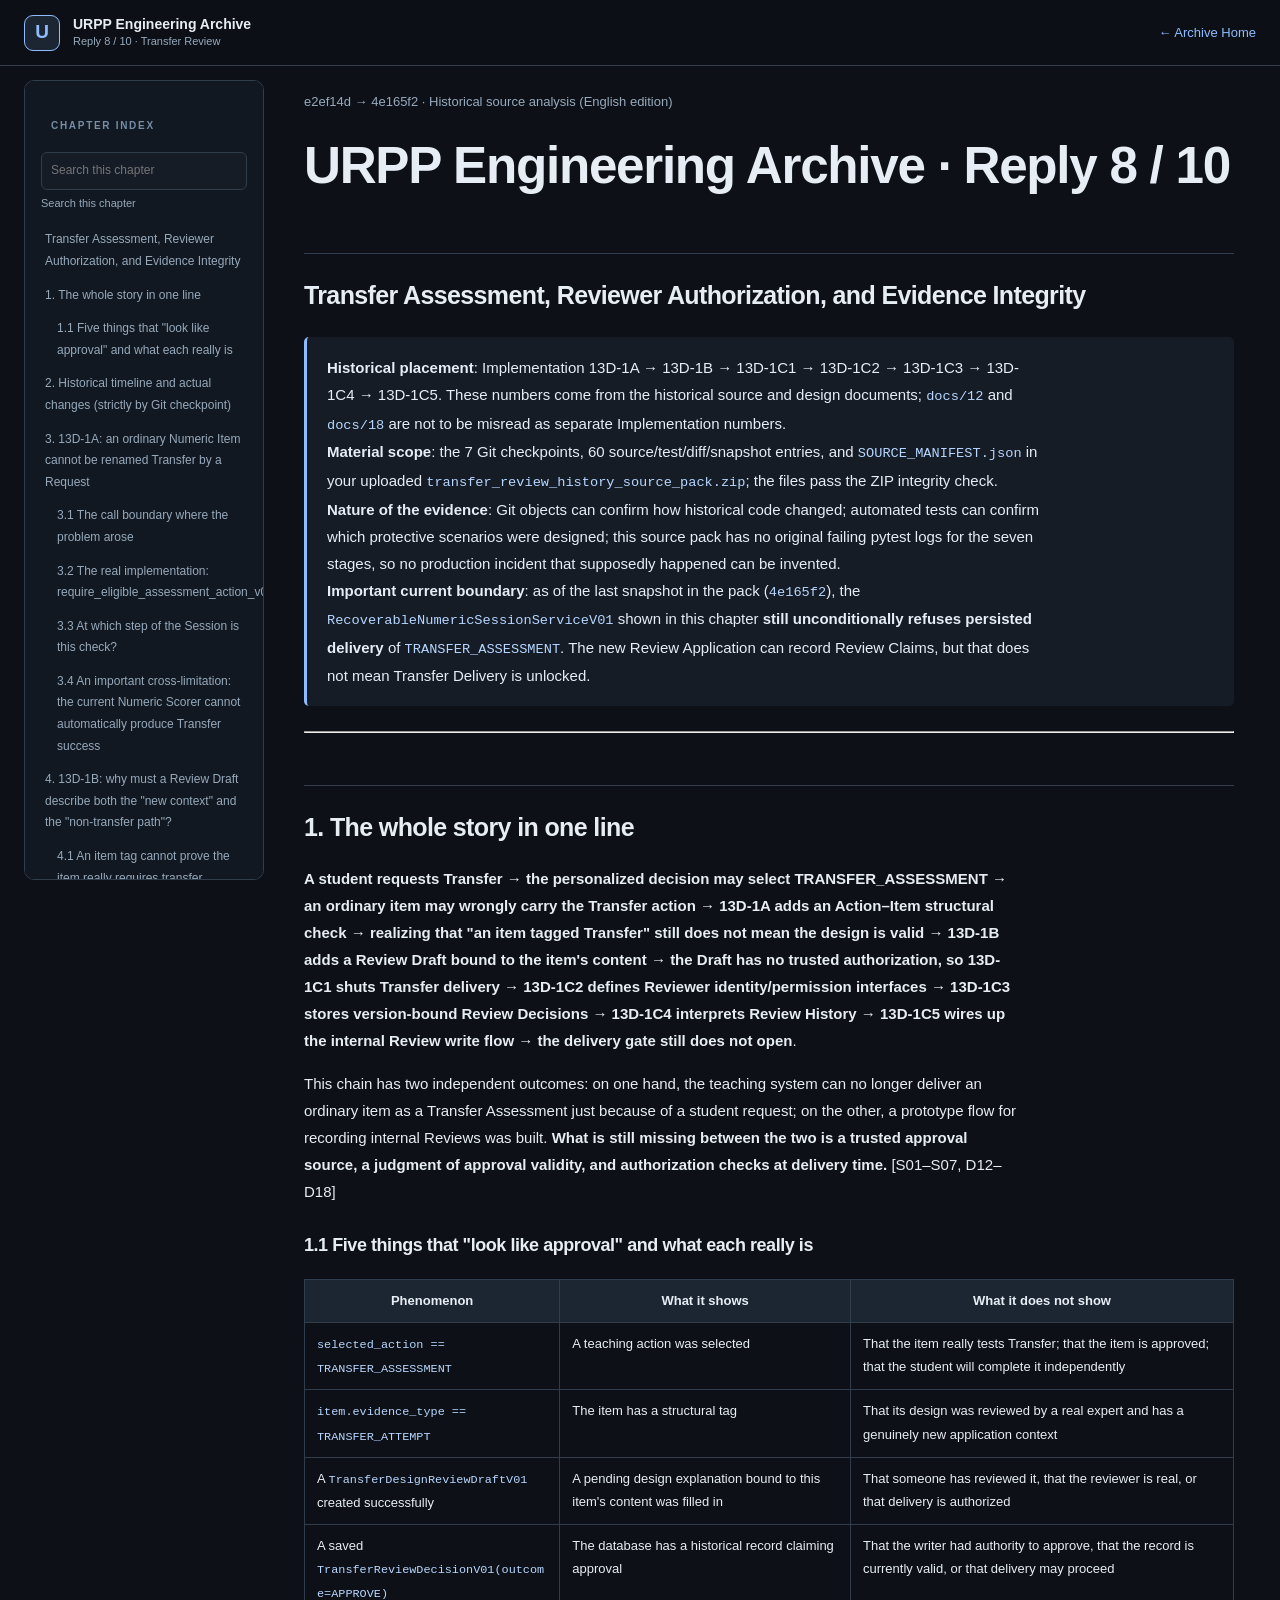
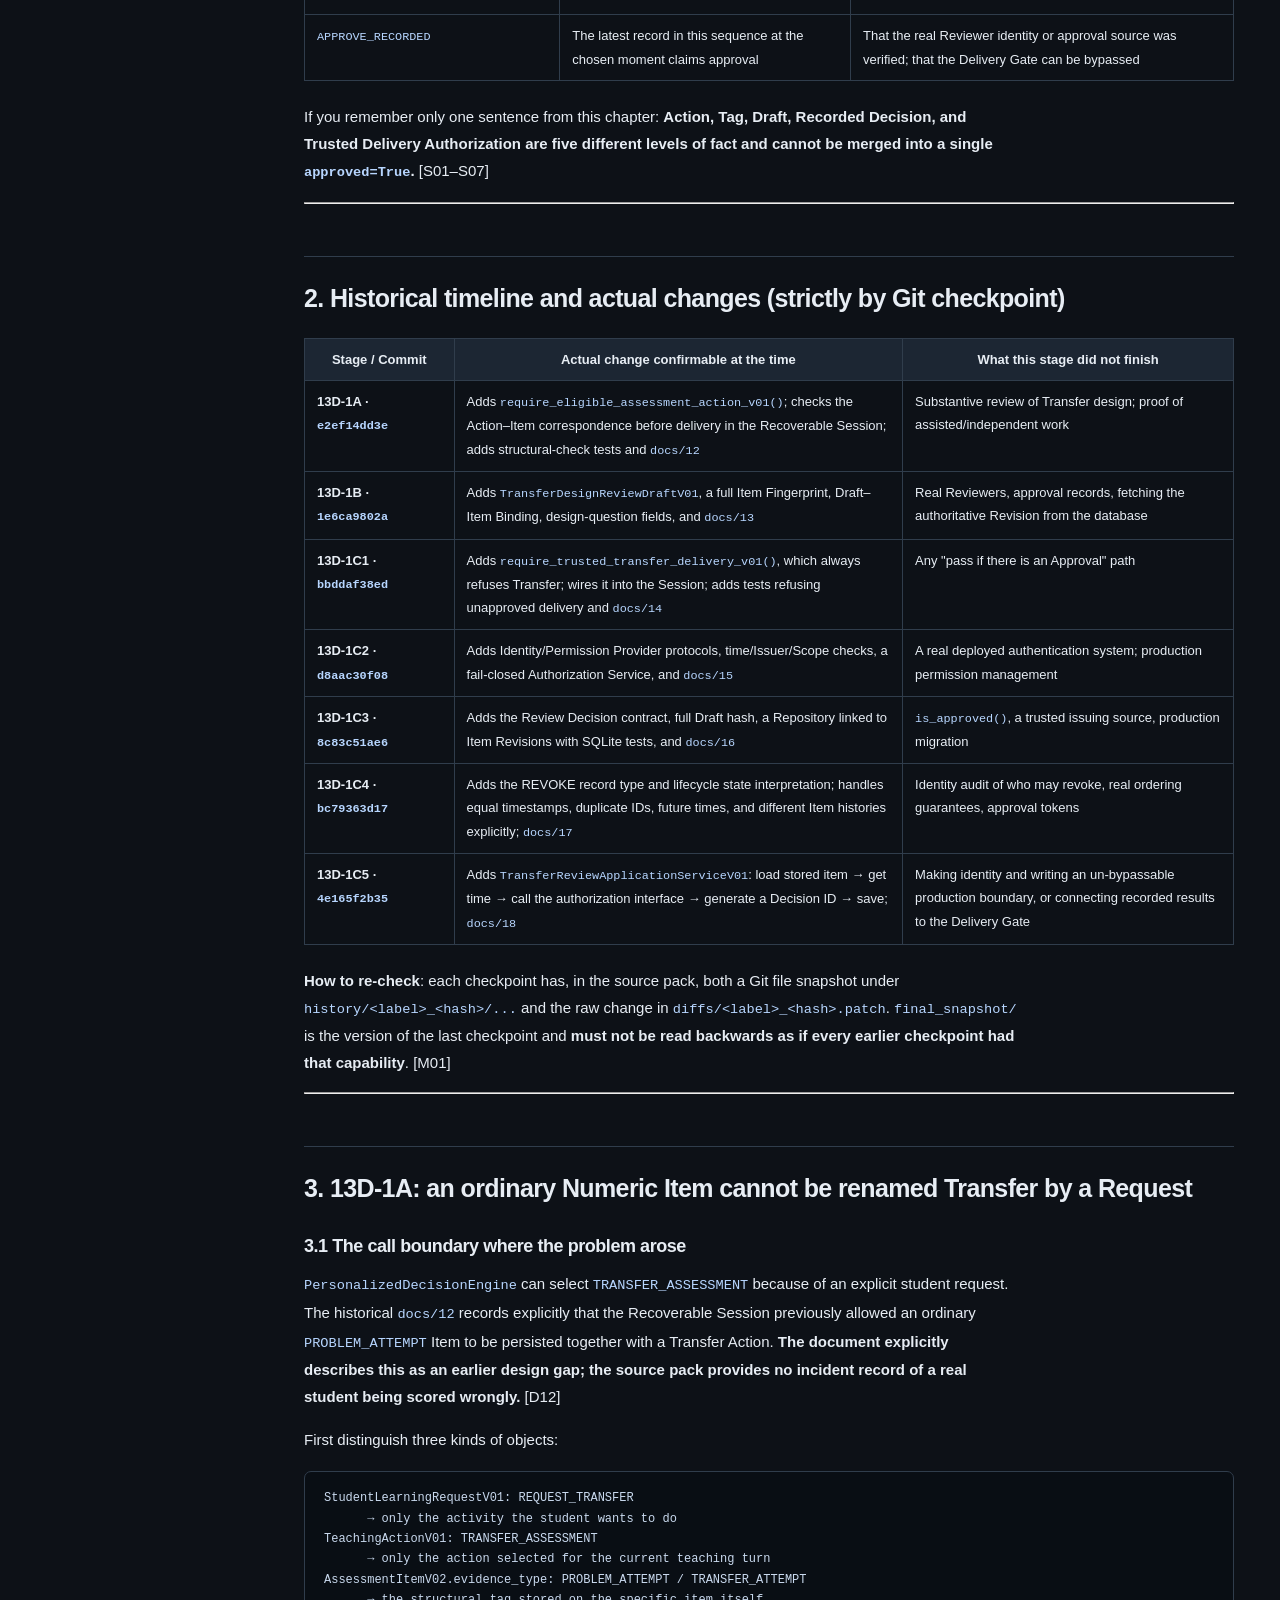
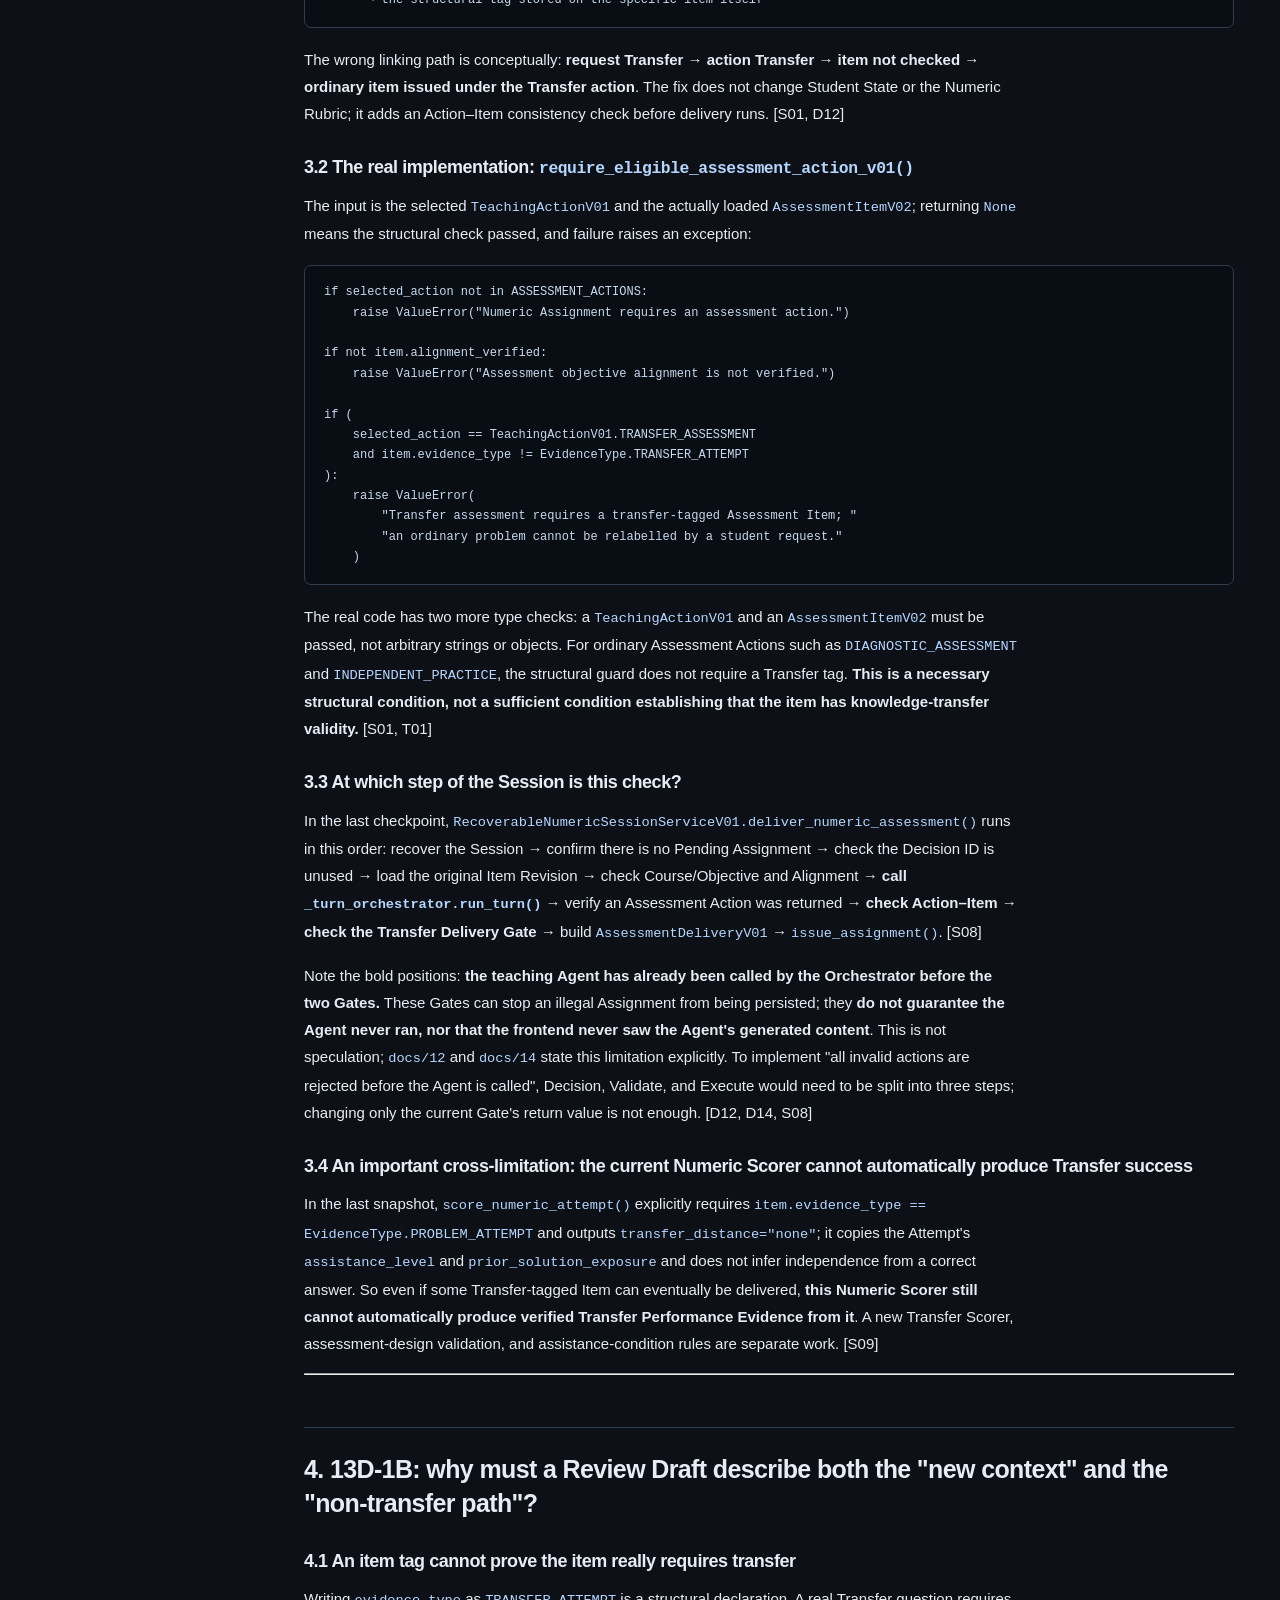
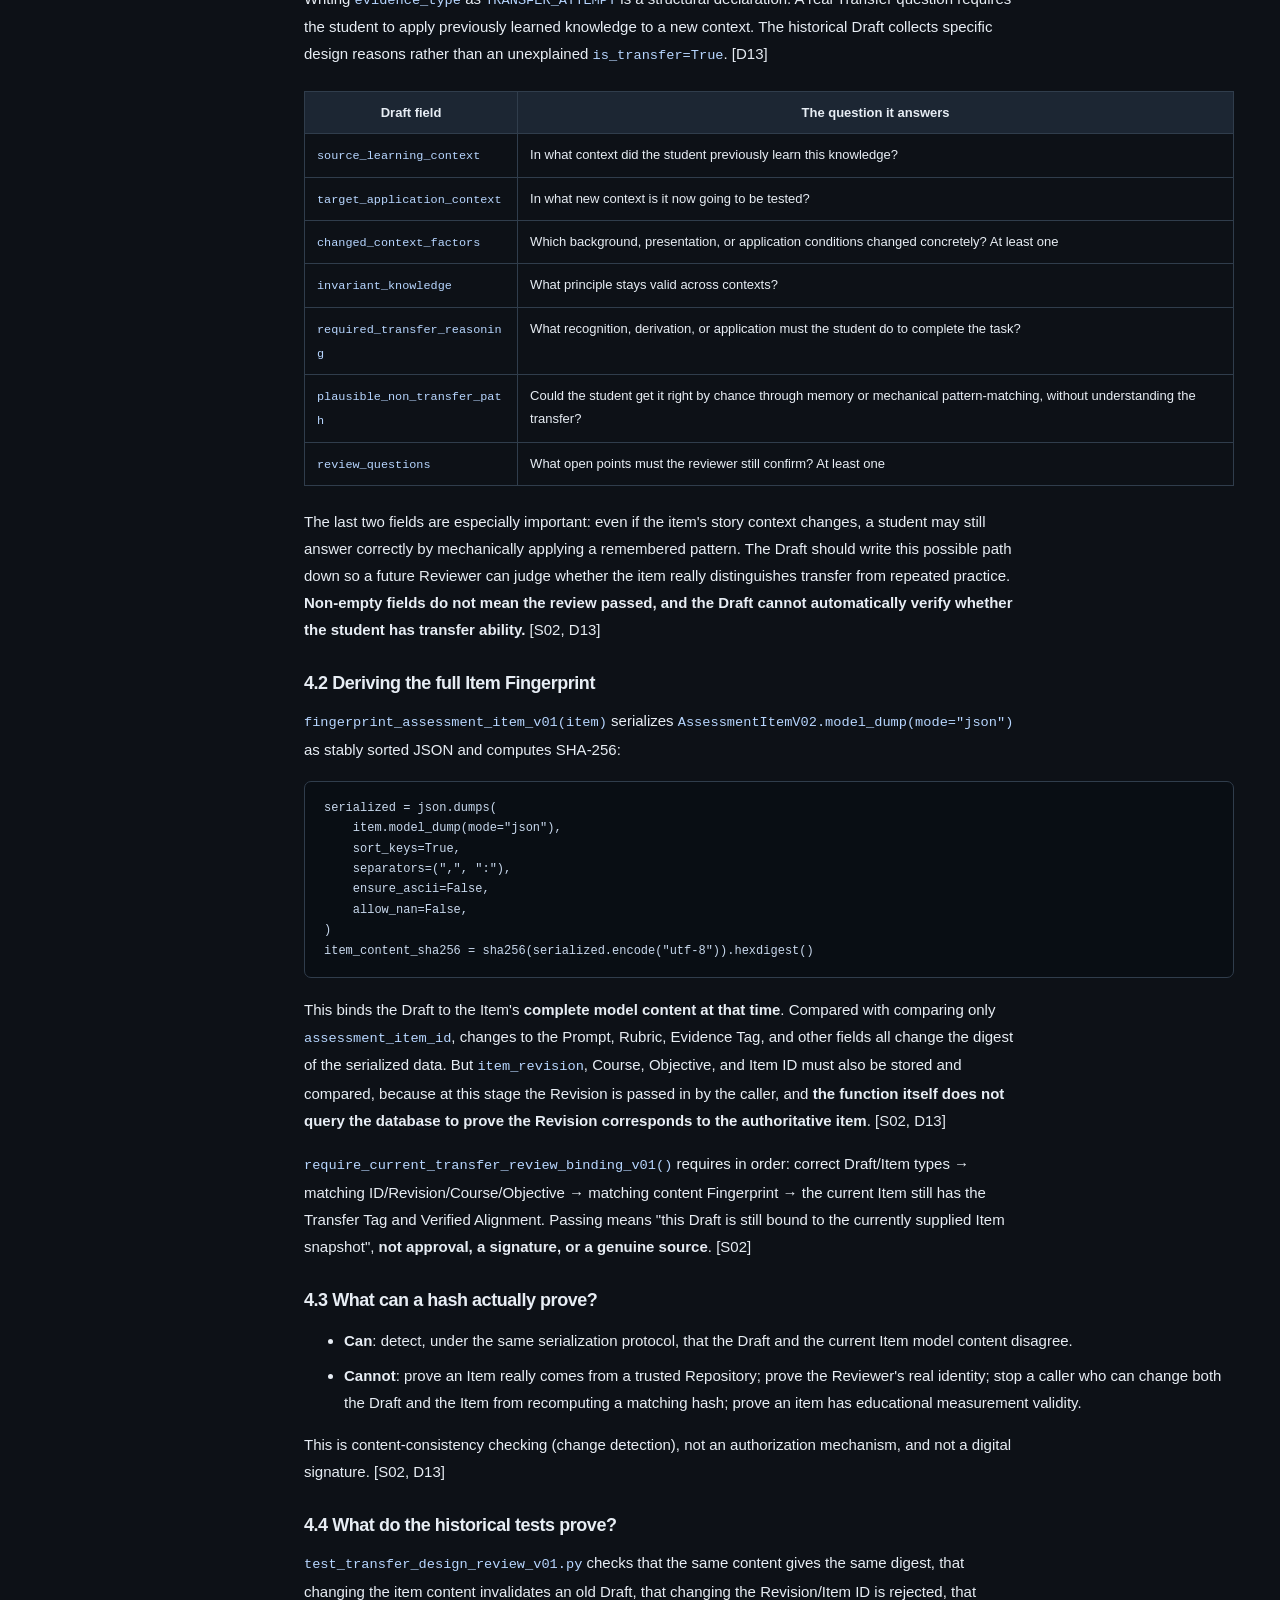
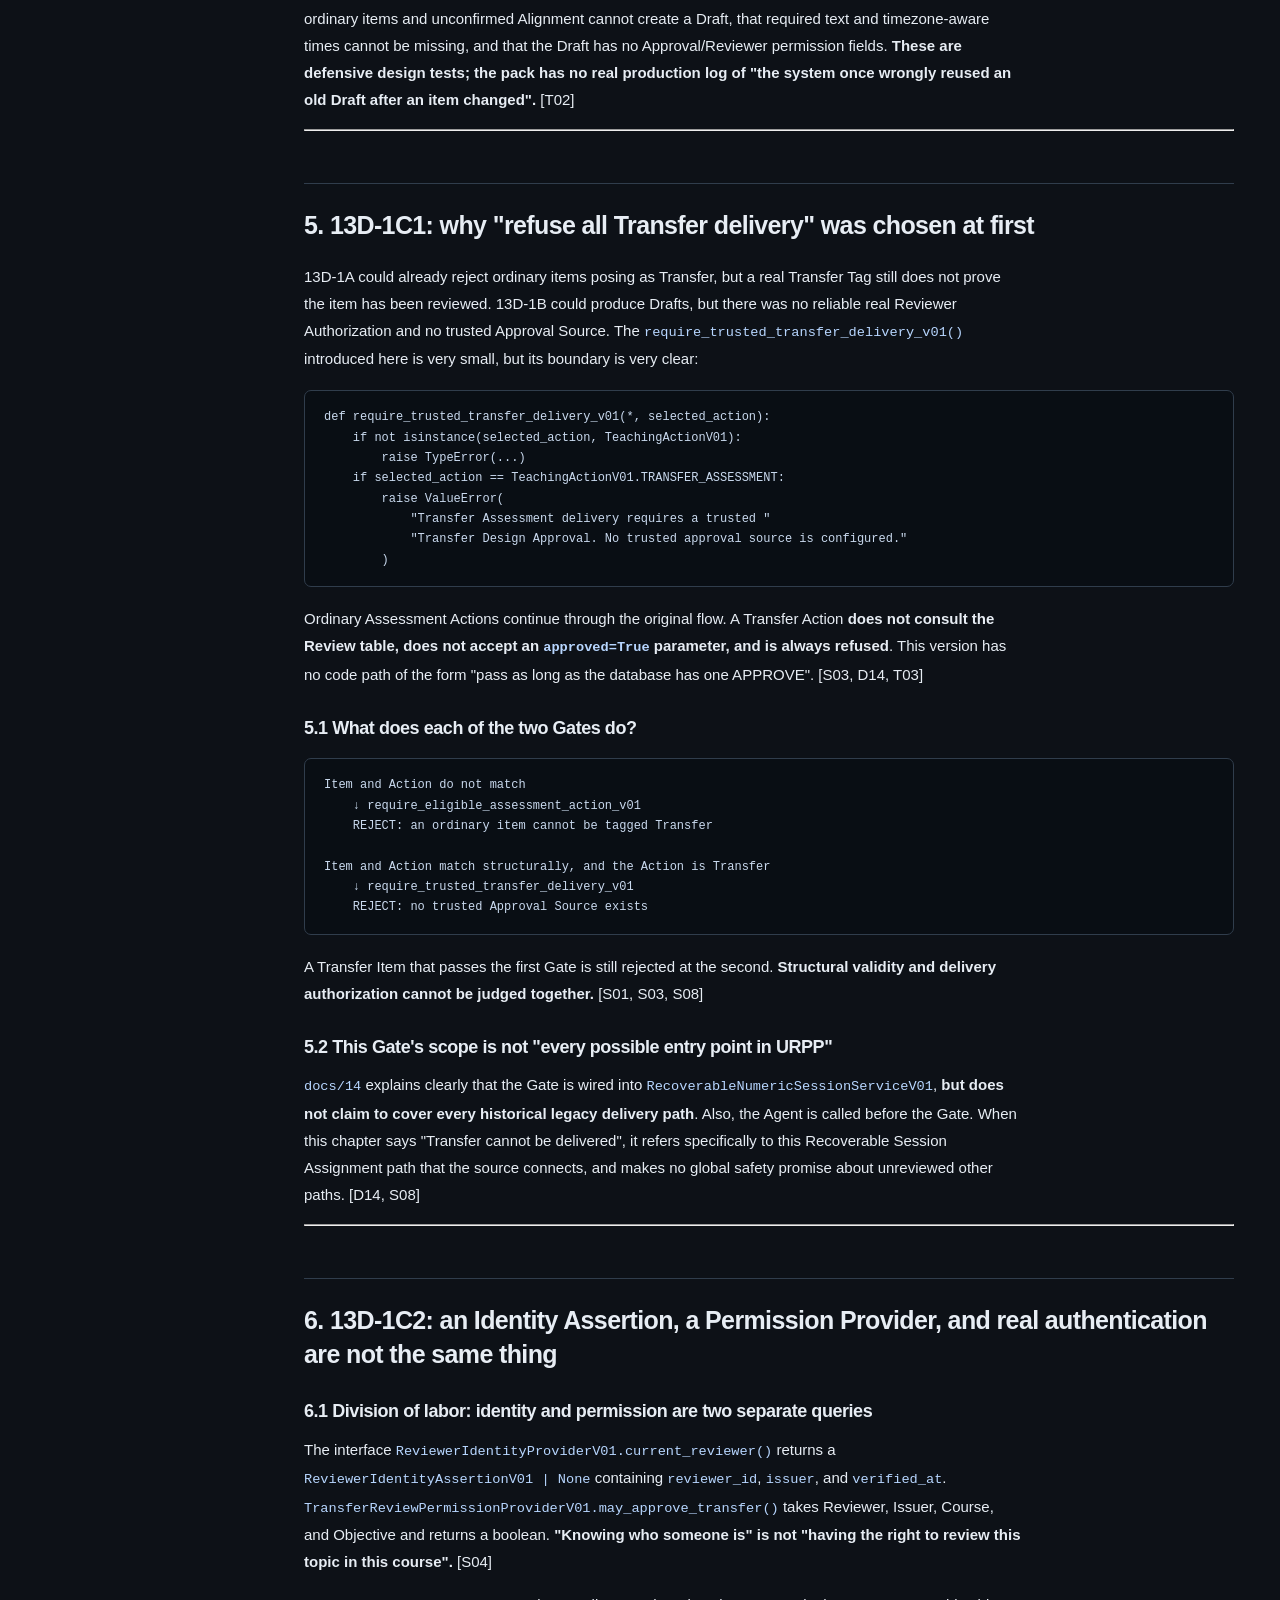
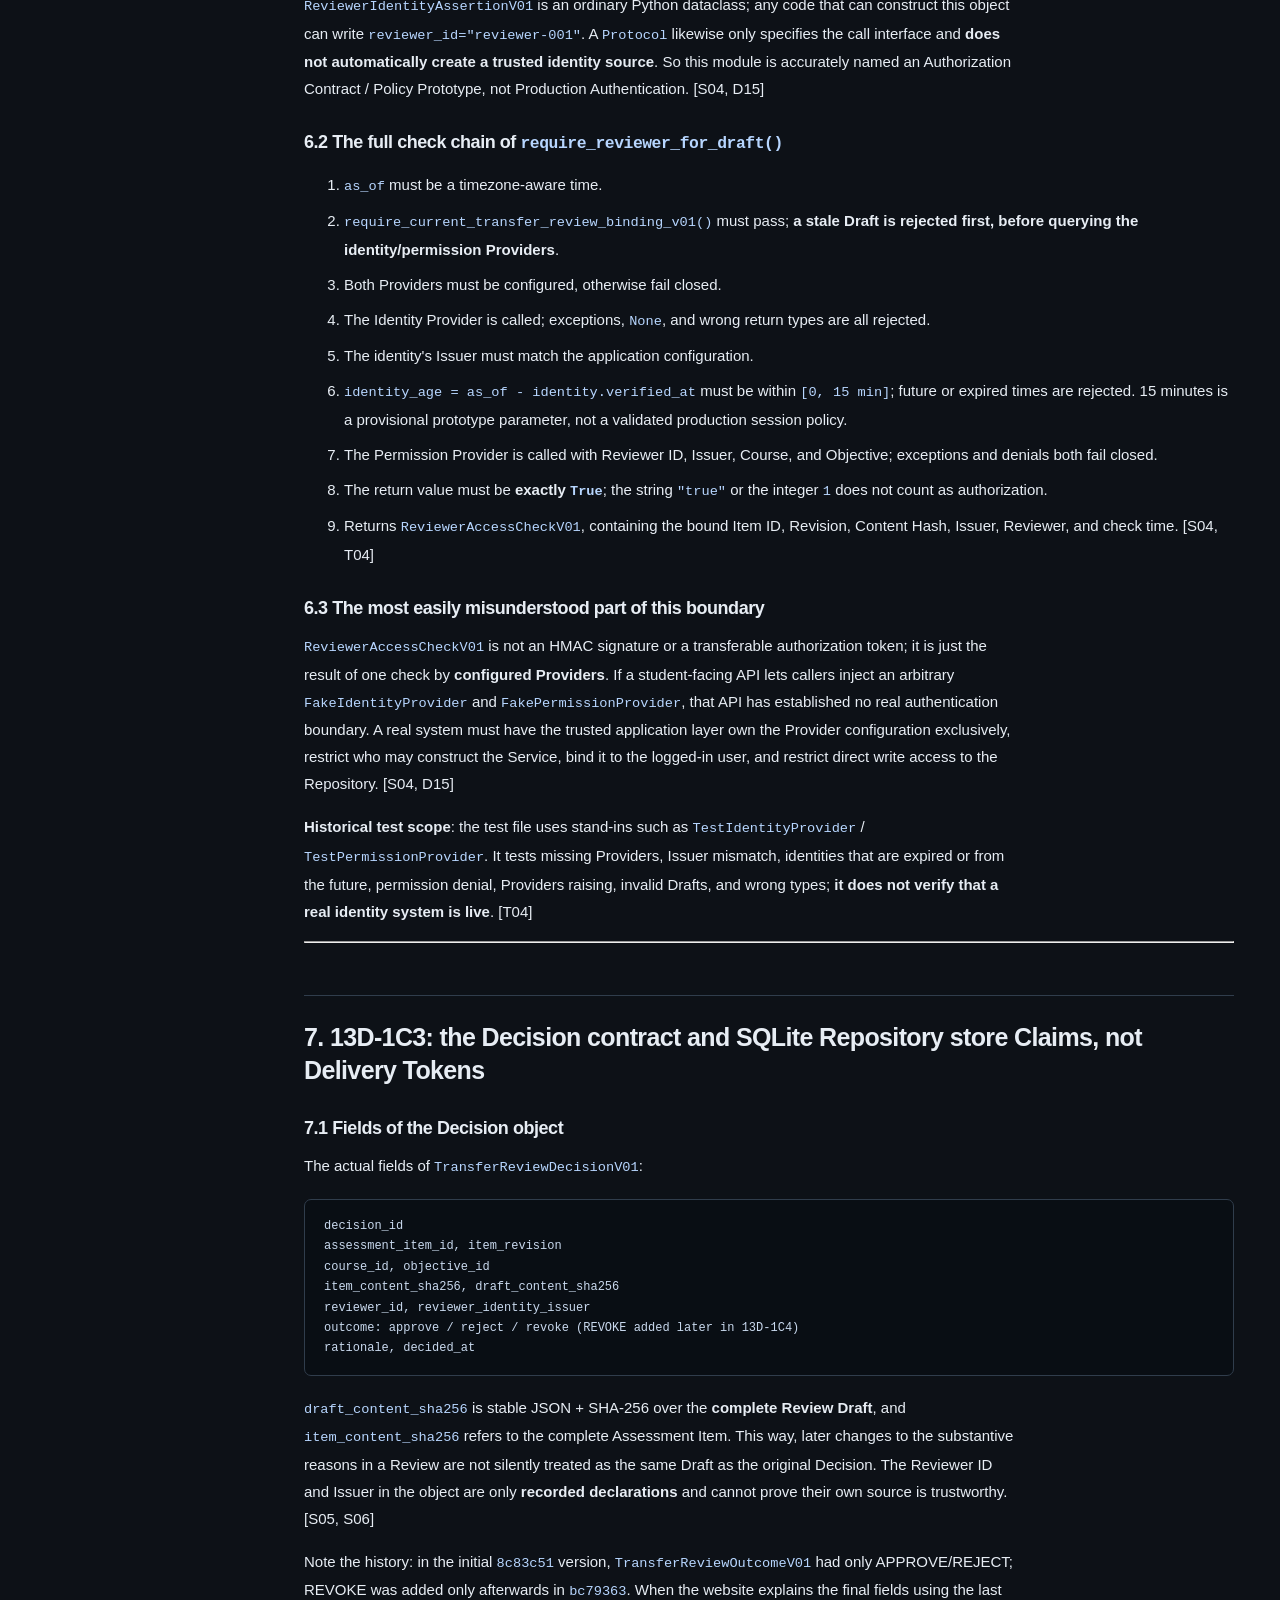
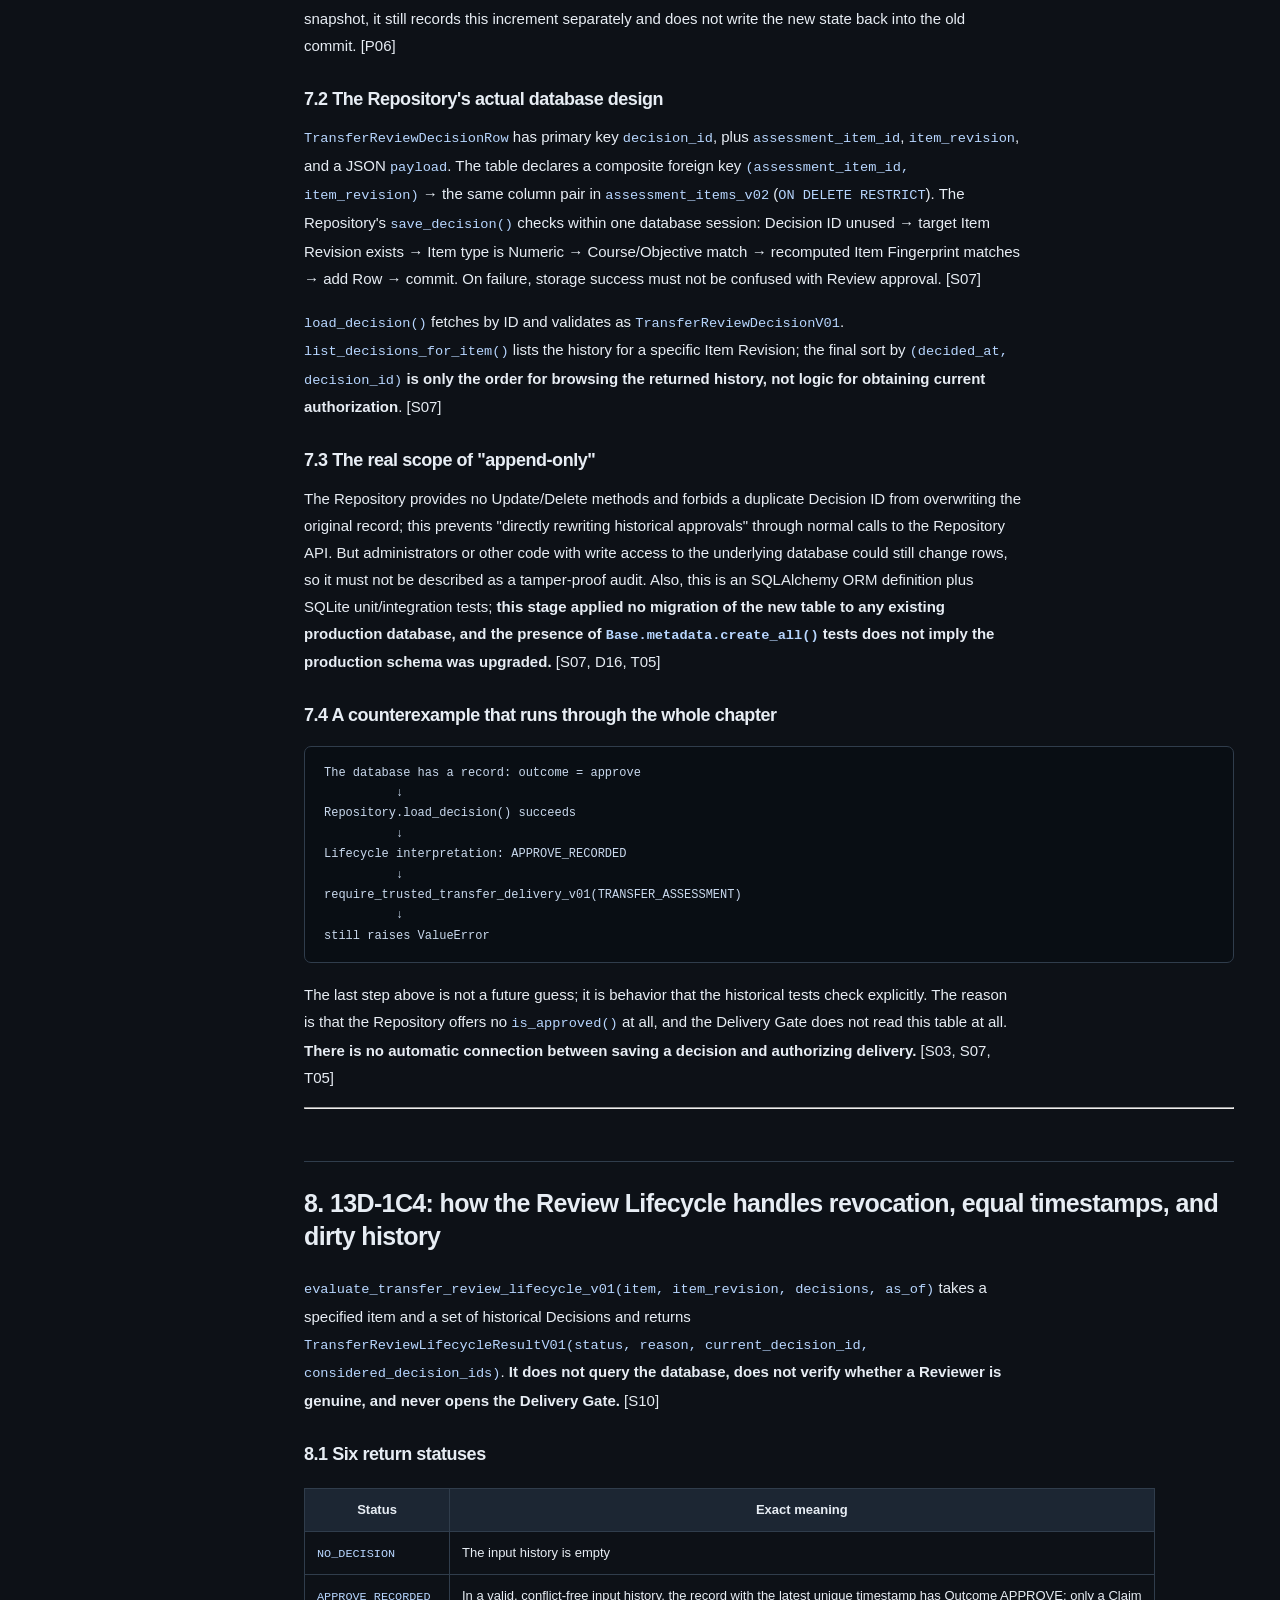
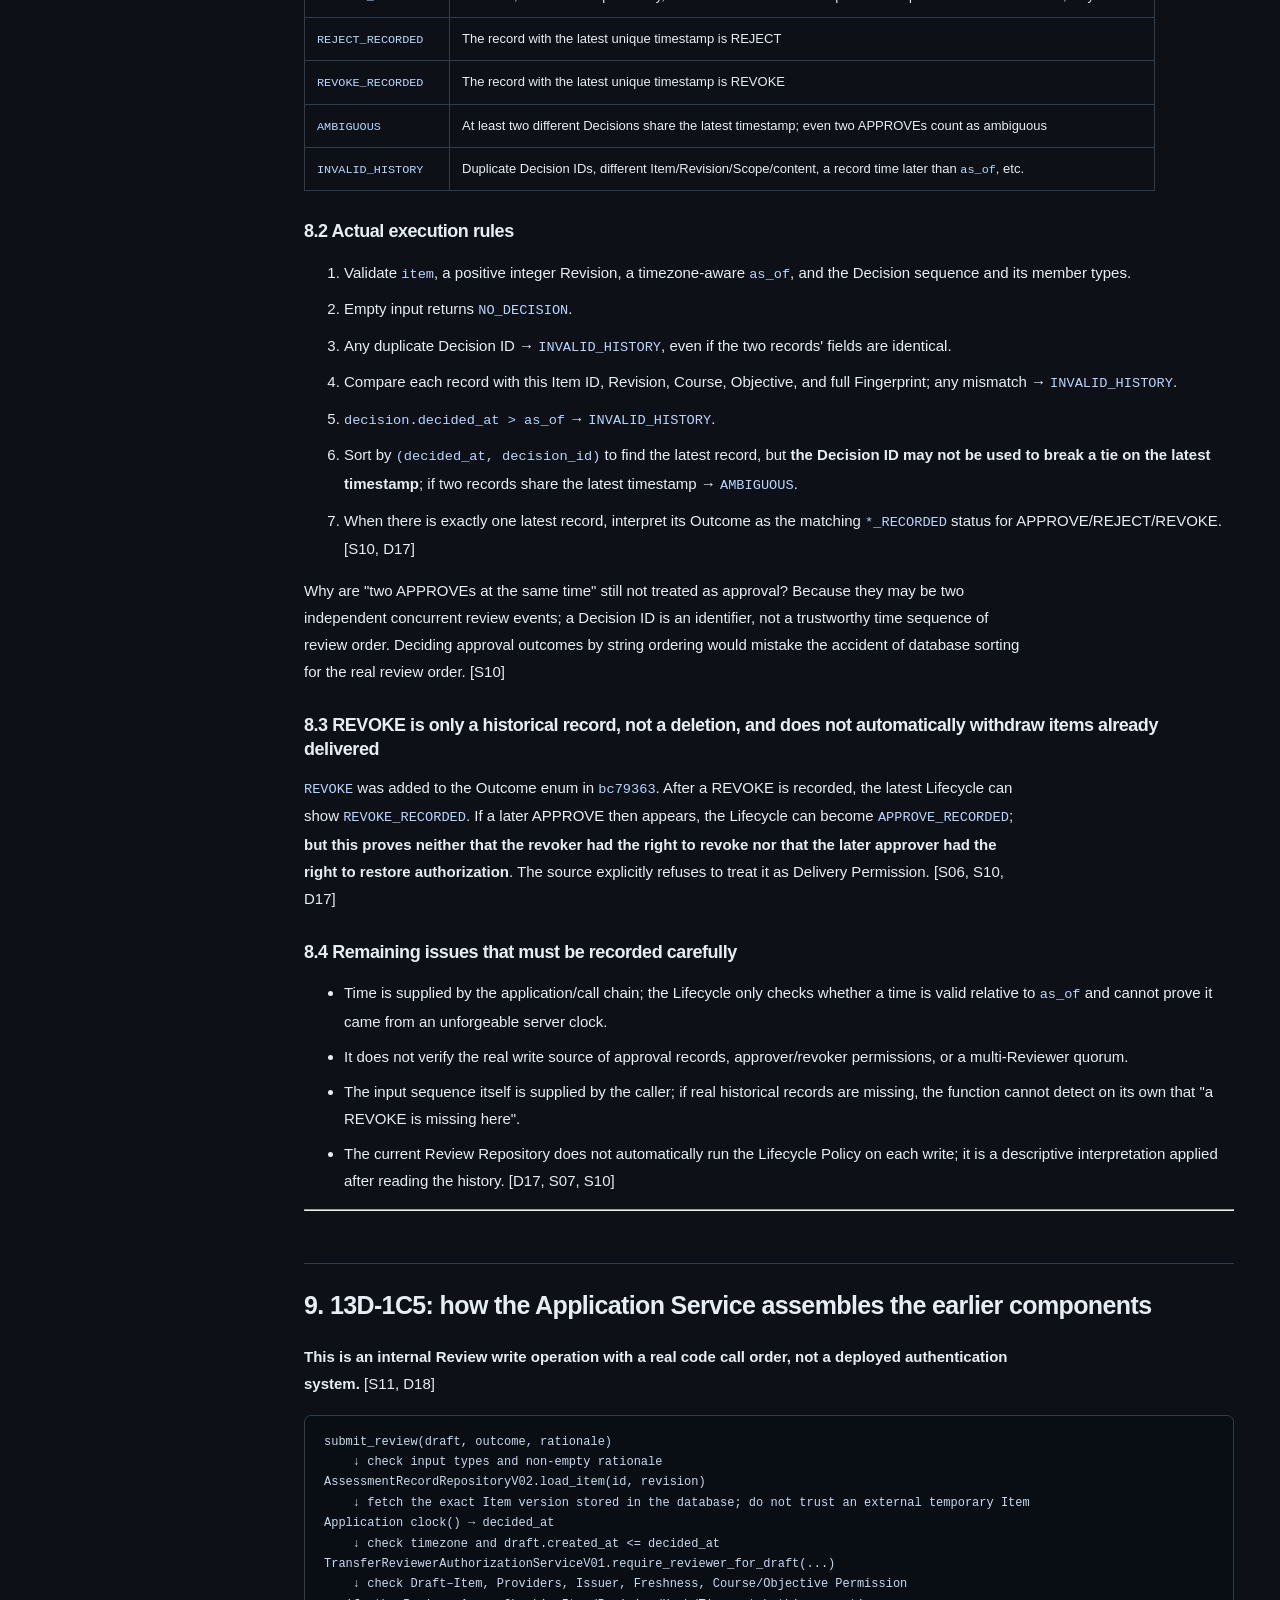
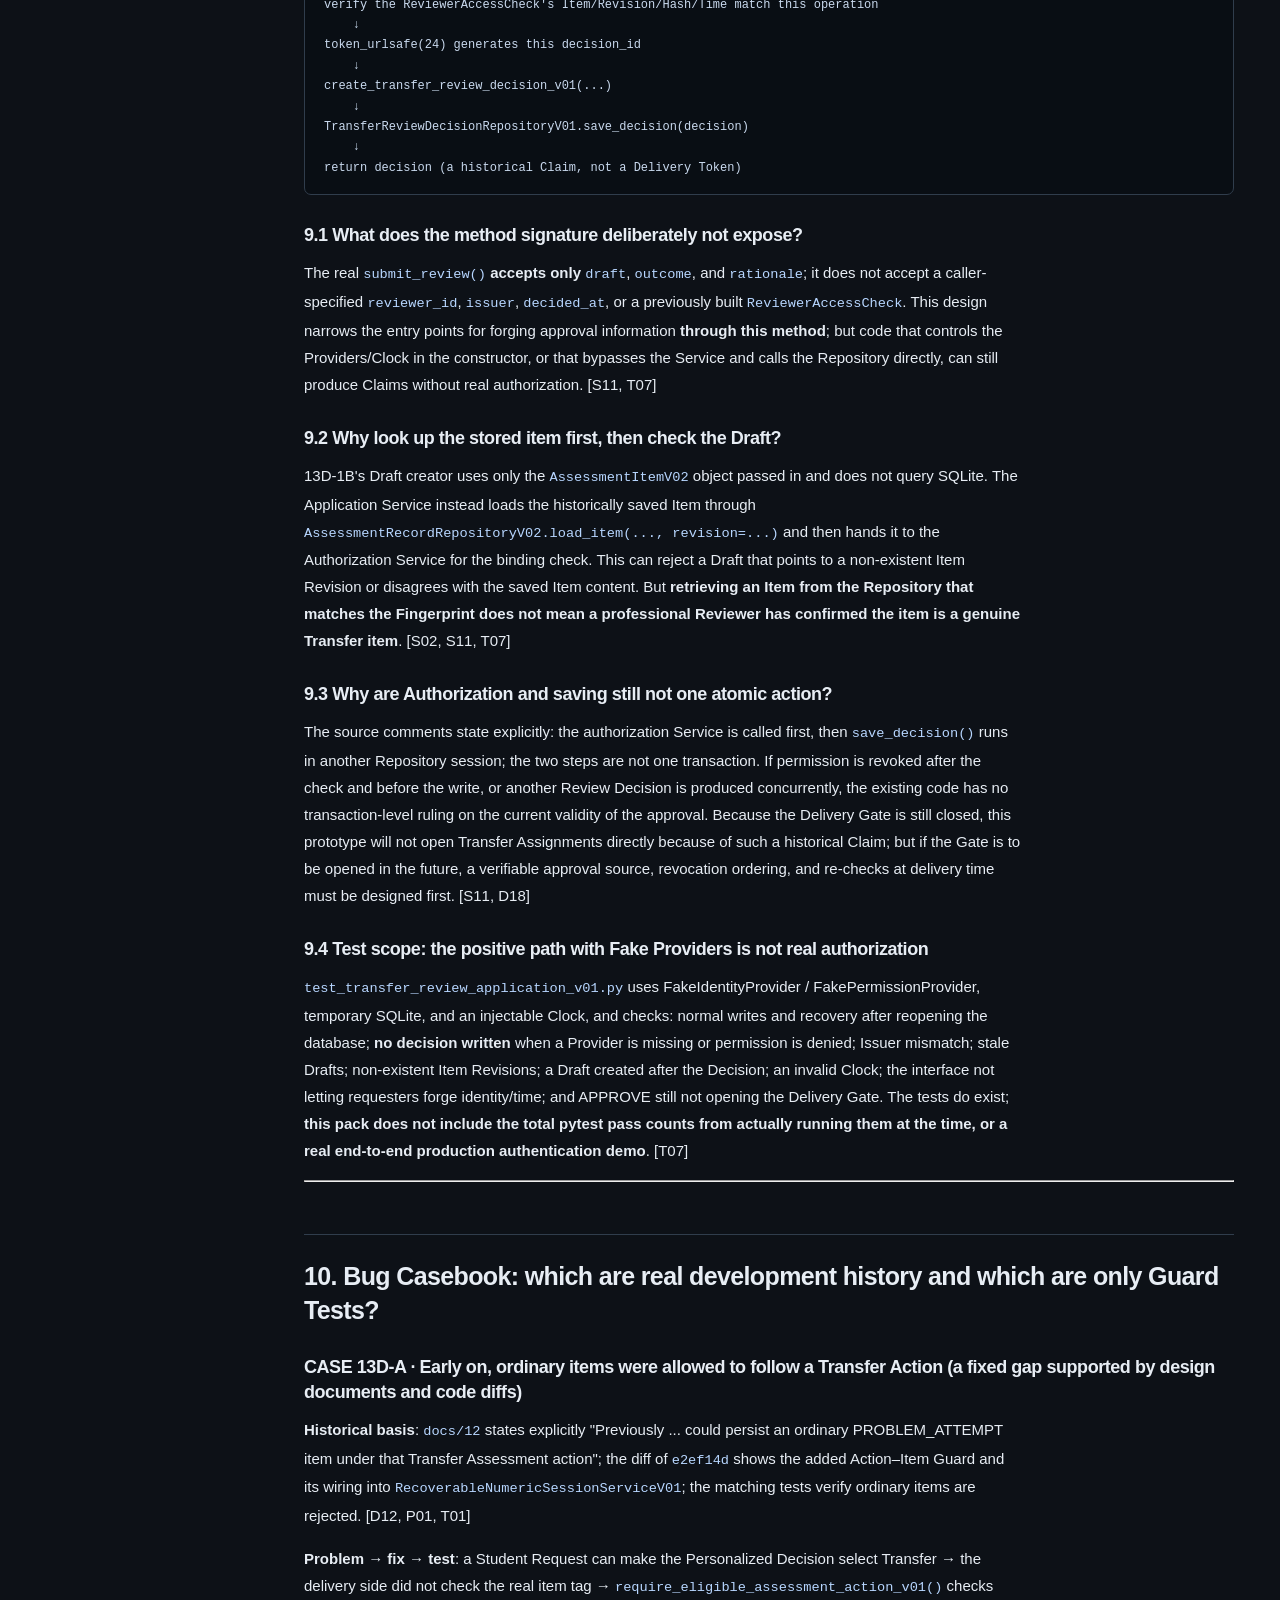
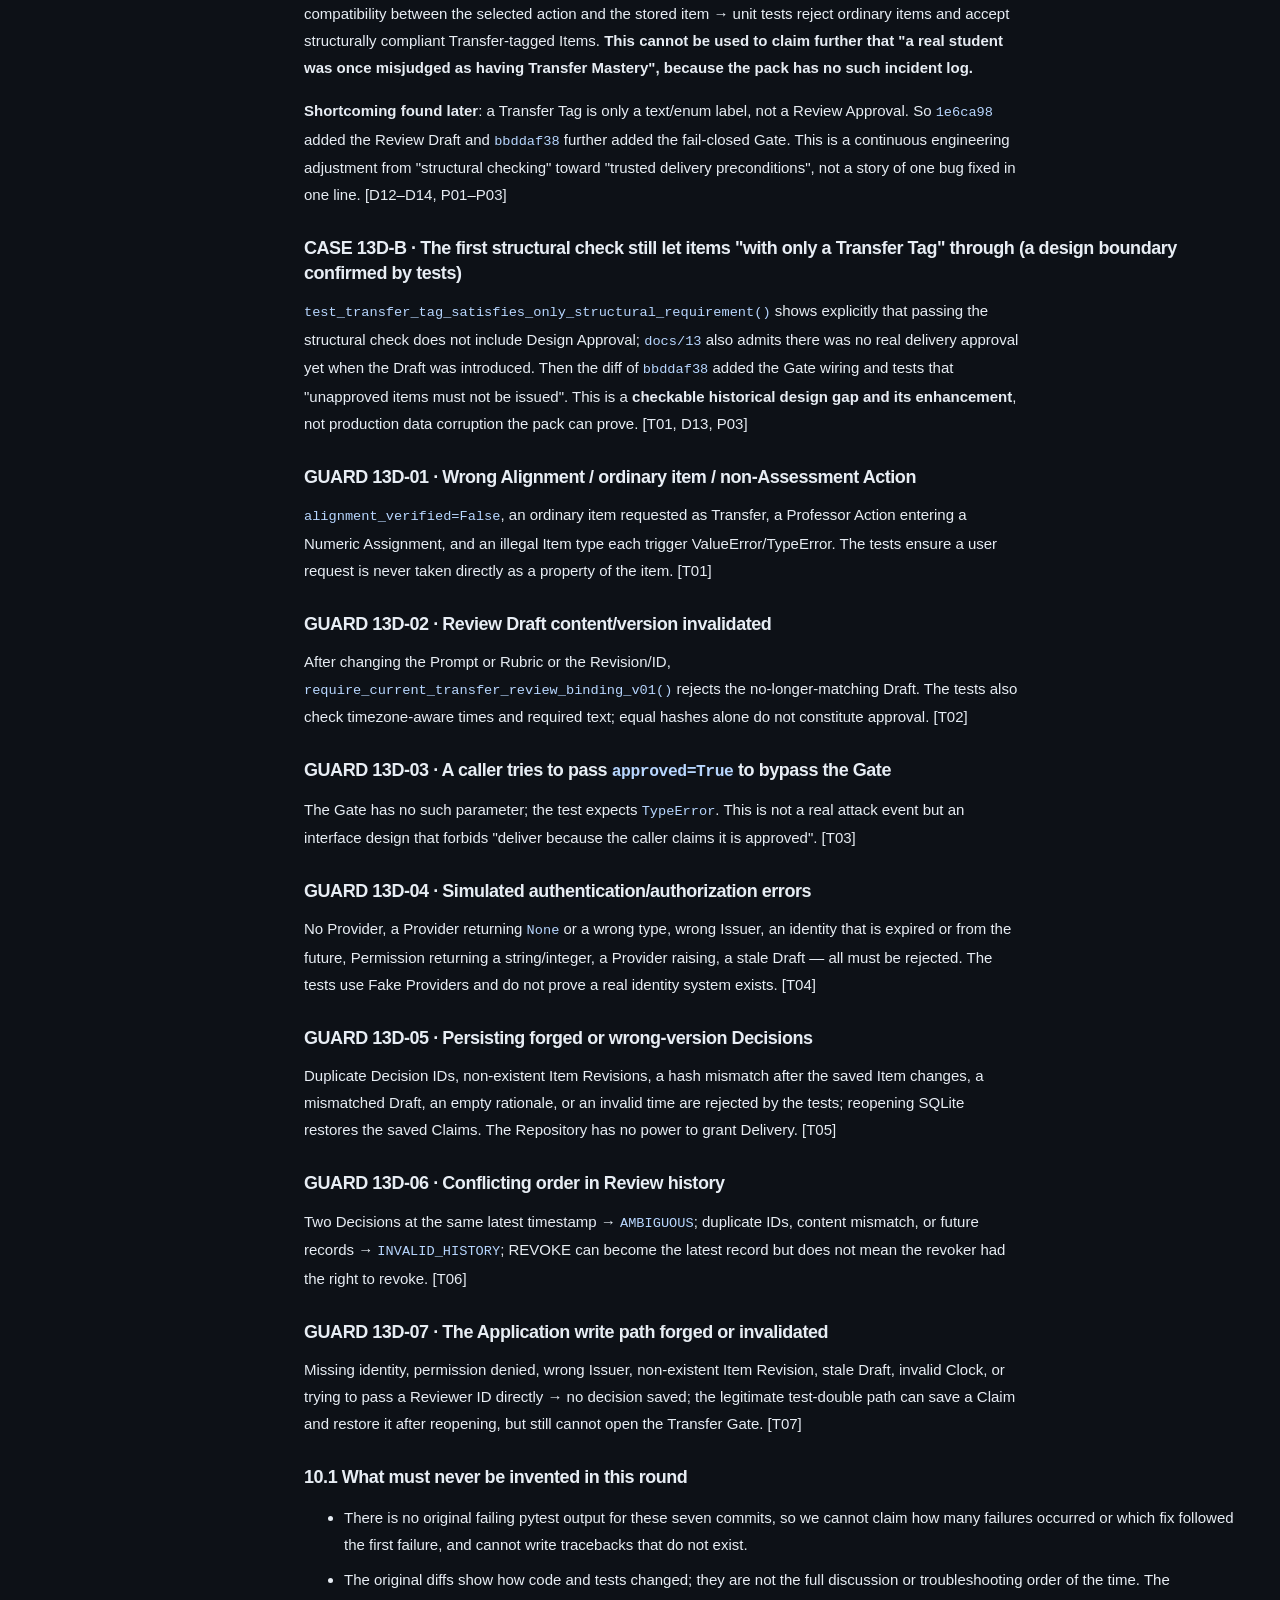
<file: engineering-archive/pages/transfer-assessment-review-v01.html>
<!doctype html><html lang="en"><head><meta charset="utf-8"><meta name="viewport" content="width=device-width,initial-scale=1"><title>URPP Archive — Transfer Review</title><link rel="stylesheet" href="../assets/styles.css"><style>.chapter-layout{display:grid;grid-template-columns:240px minmax(0,1fr);gap:30px;max-width:1480px;margin:auto;padding:0 24px}.chapter-toc{position:sticky;top:80px;align-self:start;max-height:calc(100vh - 100px);overflow:auto;background:#111821;border:1px solid var(--border);border-radius:10px;padding:16px}.chapter-toc a{display:block;font-size:12px;padding:6px 4px;color:var(--muted)}.chapter-toc a.sub{padding-left:16px}.chapter-toc a:hover{color:var(--accent)}.chapter-toc input{width:100%;box-sizing:border-box;margin:8px 0 4px;padding:7px 9px;border-radius:6px;border:1px solid var(--border);background:var(--surface);color:inherit;font:inherit;font-size:12px}.chapter-toc .hint{font-size:11px;color:var(--muted);margin:0 0 10px}.chapter-article{min-width:0;max-width:950px;padding:24px 10px 80px}.chapter-article h2{margin-top:52px;padding-top:25px;border-top:1px solid var(--border);font-size:25px}.chapter-article h3{margin-top:28px}.chapter-article blockquote{margin:25px 0;padding:17px 20px;border-left:3px solid var(--accent);background:var(--surface);border-radius:5px}.chapter-article blockquote p:last-child{margin-bottom:0}.chapter-article table{width:100%;border-collapse:collapse;display:block;overflow-x:auto;margin:22px 0;font-size:13px}.chapter-article th,.chapter-article td{border:1px solid var(--border);padding:9px 12px;vertical-align:top;min-width:145px}.chapter-article th{background:var(--surface-2)}.chapter-article code:not(pre code){font-size:0.91em;color:#b7d6ff;overflow-wrap:anywhere}.chapter-article pre{white-space:pre;max-width:100%;overflow:auto}.chapter-article p{max-width:86ch}.chapter-article li{margin-bottom:8px}.chapter-article a{overflow-wrap:anywhere}.chapter-intro{font-size:13px;color:var(--muted);margin:0 0 12px}.topbar .chapter-back{font-size:13px}mark.search-hit{background:#ffd76a;color:#111}@media(max-width:1020px){.chapter-layout{display:block}.chapter-toc{position:static;max-height:220px;margin-top:18px}.chapter-article{padding:18px 0 60px}}</style></head><body><header class="topbar"><div class="brand"><span class="brand-symbol">U</span><div><strong>URPP Engineering Archive</strong><small>Reply 8 / 10 · Transfer Review</small></div></div><a class="chapter-back" href="../index.html">← Archive Home</a></header><div class="chapter-layout"><aside class="chapter-toc"><div class="sidebar-heading">CHAPTER INDEX</div><input id="chapter-search" type="search" placeholder="Search this chapter" autocomplete="off"><p id="search-count" class="hint">Search this chapter</p><a class="" href="#section-01">Transfer Assessment, Reviewer Authorization, and Evidence Integrity</a>
<a class="" href="#section-02">1. The whole story in one line</a>
<a class="sub" href="#section-03">1.1 Five things that &quot;look like approval&quot; and what each really is</a>
<a class="" href="#section-04">2. Historical timeline and actual changes (strictly by Git checkpoint)</a>
<a class="" href="#section-05">3. 13D-1A: an ordinary Numeric Item cannot be renamed Transfer by a Request</a>
<a class="sub" href="#section-06">3.1 The call boundary where the problem arose</a>
<a class="sub" href="#section-07">3.2 The real implementation: require_eligible_assessment_action_v01()</a>
<a class="sub" href="#section-08">3.3 At which step of the Session is this check?</a>
<a class="sub" href="#section-09">3.4 An important cross-limitation: the current Numeric Scorer cannot automatically produce Transfer success</a>
<a class="" href="#section-10">4. 13D-1B: why must a Review Draft describe both the &quot;new context&quot; and the &quot;non-transfer path&quot;?</a>
<a class="sub" href="#section-11">4.1 An item tag cannot prove the item really requires transfer</a>
<a class="sub" href="#section-12">4.2 Deriving the full Item Fingerprint</a>
<a class="sub" href="#section-13">4.3 What can a hash actually prove?</a>
<a class="sub" href="#section-14">4.4 What do the historical tests prove?</a>
<a class="" href="#section-15">5. 13D-1C1: why &quot;refuse all Transfer delivery&quot; was chosen at first</a>
<a class="sub" href="#section-16">5.1 What does each of the two Gates do?</a>
<a class="sub" href="#section-17">5.2 This Gate&#x27;s scope is not &quot;every possible entry point in URPP&quot;</a>
<a class="" href="#section-18">6. 13D-1C2: an Identity Assertion, a Permission Provider, and real authentication are not the same thing</a>
<a class="sub" href="#section-19">6.1 Division of labor: identity and permission are two separate queries</a>
<a class="sub" href="#section-20">6.2 The full check chain of require_reviewer_for_draft()</a>
<a class="sub" href="#section-21">6.3 The most easily misunderstood part of this boundary</a>
<a class="" href="#section-22">7. 13D-1C3: the Decision contract and SQLite Repository store Claims, not Delivery Tokens</a>
<a class="sub" href="#section-23">7.1 Fields of the Decision object</a>
<a class="sub" href="#section-24">7.2 The Repository&#x27;s actual database design</a>
<a class="sub" href="#section-25">7.3 The real scope of &quot;append-only&quot;</a>
<a class="sub" href="#section-26">7.4 A counterexample that runs through the whole chapter</a>
<a class="" href="#section-27">8. 13D-1C4: how the Review Lifecycle handles revocation, equal timestamps, and dirty history</a>
<a class="sub" href="#section-28">8.1 Six return statuses</a>
<a class="sub" href="#section-29">8.2 Actual execution rules</a>
<a class="sub" href="#section-30">8.3 REVOKE is only a historical record, not a deletion, and does not automatically withdraw items already delivered</a>
<a class="sub" href="#section-31">8.4 Remaining issues that must be recorded carefully</a>
<a class="" href="#section-32">9. 13D-1C5: how the Application Service assembles the earlier components</a>
<a class="sub" href="#section-33">9.1 What does the method signature deliberately not expose?</a>
<a class="sub" href="#section-34">9.2 Why look up the stored item first, then check the Draft?</a>
<a class="sub" href="#section-35">9.3 Why are Authorization and saving still not one atomic action?</a>
<a class="sub" href="#section-36">9.4 Test scope: the positive path with Fake Providers is not real authorization</a>
<a class="" href="#section-37">10. Bug Casebook: which are real development history and which are only Guard Tests?</a>
<a class="sub" href="#section-38">CASE 13D-A · Early on, ordinary items were allowed to follow a Transfer Action (a fixed gap supported by design documents and code diffs)</a>
<a class="sub" href="#section-39">CASE 13D-B · The first structural check still let items &quot;with only a Transfer Tag&quot; through (a design boundary confirmed by tests)</a>
<a class="sub" href="#section-40">GUARD 13D-01 · Wrong Alignment / ordinary item / non-Assessment Action</a>
<a class="sub" href="#section-41">GUARD 13D-02 · Review Draft content/version invalidated</a>
<a class="sub" href="#section-42">GUARD 13D-03 · A caller tries to pass approved=True to bypass the Gate</a>
<a class="sub" href="#section-43">GUARD 13D-04 · Simulated authentication/authorization errors</a>
<a class="sub" href="#section-44">GUARD 13D-05 · Persisting forged or wrong-version Decisions</a>
<a class="sub" href="#section-45">GUARD 13D-06 · Conflicting order in Review history</a>
<a class="sub" href="#section-46">GUARD 13D-07 · The Application write path forged or invalidated</a>
<a class="sub" href="#section-47">10.1 What must never be invented in this round</a>
<a class="" href="#section-48">11. Cross-module walkthrough: a Transfer Request that can really be checked</a>
<a class="" href="#section-49">12. Architecture Decision Records (ADR)</a>
<a class="sub" href="#section-50">ADR-13D-01 · Decision and content eligibility are independent</a>
<a class="sub" href="#section-51">ADR-13D-02 · Bind the Draft to the Item&#x27;s content and Revision</a>
<a class="sub" href="#section-52">ADR-13D-03 · Stay fail-closed while there is no trusted approval source</a>
<a class="sub" href="#section-53">ADR-13D-04 · Decouple Review History from current delivery authorization</a>
<a class="" href="#section-54">13. How to re-check, extend, and maintain this chapter later</a>
<a class="sub" href="#section-55">13.1 This chapter changes no production behavior</a><hr style="border:0;border-top:1px solid var(--border)"><a href="../chapters/transfer-assessment-review-v01.md">Markdown source</a><a href="../evidence/transfer_review_history_source_pack.zip">Original source pack</a><a href="../evidence/reply8_chapter_source_index.json">Source index (JSON)</a></aside><main class="chapter-article"><p class="chapter-intro">e2ef14d → 4e165f2 · Historical source analysis (English edition)</p><h1 id="chapter-title">URPP Engineering Archive · Reply 8 / 10</h1>
<h2 id="section-01">Transfer Assessment, Reviewer Authorization, and Evidence Integrity</h2>
<blockquote>
<p><strong>Historical placement</strong>: Implementation 13D-1A → 13D-1B → 13D-1C1 → 13D-1C2 → 13D-1C3 → 13D-1C4 → 13D-1C5. These numbers come from the historical source and design documents; <code>docs/12</code> and <code>docs/18</code> are not to be misread as separate Implementation numbers.<br />
<strong>Material scope</strong>: the 7 Git checkpoints, 60 source/test/diff/snapshot entries, and <code>SOURCE_MANIFEST.json</code> in your uploaded <code>transfer_review_history_source_pack.zip</code>; the files pass the ZIP integrity check.<br />
<strong>Nature of the evidence</strong>: Git objects can confirm how historical code changed; automated tests can confirm which protective scenarios were designed; this source pack has no original failing pytest logs for the seven stages, so no production incident that supposedly happened can be invented.<br />
<strong>Important current boundary</strong>: as of the last snapshot in the pack (<code>4e165f2</code>), the <code>RecoverableNumericSessionServiceV01</code> shown in this chapter <strong>still unconditionally refuses persisted delivery</strong> of <code>TRANSFER_ASSESSMENT</code>. The new Review Application can record Review Claims, but that does not mean Transfer Delivery is unlocked.</p>
</blockquote>
<hr />
<h2 id="section-02">1. The whole story in one line</h2>
<p><strong>A student requests Transfer</strong> → <strong>the personalized decision may select TRANSFER_ASSESSMENT</strong> → <strong>an ordinary item may wrongly carry the Transfer action</strong> → <strong>13D-1A adds an Action–Item structural check</strong> → <strong>realizing that "an item tagged Transfer" still does not mean the design is valid</strong> → <strong>13D-1B adds a Review Draft bound to the item's content</strong> → <strong>the Draft has no trusted authorization, so 13D-1C1 shuts Transfer delivery</strong> → <strong>13D-1C2 defines Reviewer identity/permission interfaces</strong> → <strong>13D-1C3 stores version-bound Review Decisions</strong> → <strong>13D-1C4 interprets Review History</strong> → <strong>13D-1C5 wires up the internal Review write flow</strong> → <strong>the delivery gate still does not open</strong>.</p>
<p>This chain has two independent outcomes: on one hand, the teaching system can no longer deliver an ordinary item as a Transfer Assessment just because of a student request; on the other, a prototype flow for recording internal Reviews was built. <strong>What is still missing between the two is a trusted approval source, a judgment of approval validity, and authorization checks at delivery time.</strong> [S01–S07, D12–D18]</p>
<h3 id="section-03">1.1 Five things that "look like approval" and what each really is</h3>
<table>
<thead>
<tr>
<th>Phenomenon</th>
<th>What it shows</th>
<th>What it does not show</th>
</tr>
</thead>
<tbody>
<tr>
<td><code>selected_action == TRANSFER_ASSESSMENT</code></td>
<td>A teaching action was selected</td>
<td>That the item really tests Transfer; that the item is approved; that the student will complete it independently</td>
</tr>
<tr>
<td><code>item.evidence_type == TRANSFER_ATTEMPT</code></td>
<td>The item has a structural tag</td>
<td>That its design was reviewed by a real expert and has a genuinely new application context</td>
</tr>
<tr>
<td>A <code>TransferDesignReviewDraftV01</code> created successfully</td>
<td>A pending design explanation bound to this item's content was filled in</td>
<td>That someone has reviewed it, that the reviewer is real, or that delivery is authorized</td>
</tr>
<tr>
<td>A saved <code>TransferReviewDecisionV01(outcome=APPROVE)</code></td>
<td>The database has a historical record claiming approval</td>
<td>That the writer had authority to approve, that the record is currently valid, or that delivery may proceed</td>
</tr>
<tr>
<td><code>APPROVE_RECORDED</code></td>
<td>The latest record in this sequence at the chosen moment claims approval</td>
<td>That the real Reviewer identity or approval source was verified; that the Delivery Gate can be bypassed</td>
</tr>
</tbody>
</table>
<p>If you remember only one sentence from this chapter: <strong>Action, Tag, Draft, Recorded Decision, and Trusted Delivery Authorization are five different levels of fact and cannot be merged into a single <code>approved=True</code>.</strong> [S01–S07]</p>
<hr />
<h2 id="section-04">2. Historical timeline and actual changes (strictly by Git checkpoint)</h2>
<table>
<thead>
<tr>
<th>Stage / Commit</th>
<th>Actual change confirmable at the time</th>
<th>What this stage did not finish</th>
</tr>
</thead>
<tbody>
<tr>
<td><strong>13D-1A · <code>e2ef14dd3e</code></strong></td>
<td>Adds <code>require_eligible_assessment_action_v01()</code>; checks the Action–Item correspondence before delivery in the Recoverable Session; adds structural-check tests and <code>docs/12</code></td>
<td>Substantive review of Transfer design; proof of assisted/independent work</td>
</tr>
<tr>
<td><strong>13D-1B · <code>1e6ca9802a</code></strong></td>
<td>Adds <code>TransferDesignReviewDraftV01</code>, a full Item Fingerprint, Draft–Item Binding, design-question fields, and <code>docs/13</code></td>
<td>Real Reviewers, approval records, fetching the authoritative Revision from the database</td>
</tr>
<tr>
<td><strong>13D-1C1 · <code>bbddaf38ed</code></strong></td>
<td>Adds <code>require_trusted_transfer_delivery_v01()</code>, which always refuses Transfer; wires it into the Session; adds tests refusing unapproved delivery and <code>docs/14</code></td>
<td>Any "pass if there is an Approval" path</td>
</tr>
<tr>
<td><strong>13D-1C2 · <code>d8aac30f08</code></strong></td>
<td>Adds Identity/Permission Provider protocols, time/Issuer/Scope checks, a fail-closed Authorization Service, and <code>docs/15</code></td>
<td>A real deployed authentication system; production permission management</td>
</tr>
<tr>
<td><strong>13D-1C3 · <code>8c83c51ae6</code></strong></td>
<td>Adds the Review Decision contract, full Draft hash, a Repository linked to Item Revisions with SQLite tests, and <code>docs/16</code></td>
<td><code>is_approved()</code>, a trusted issuing source, production migration</td>
</tr>
<tr>
<td><strong>13D-1C4 · <code>bc79363d17</code></strong></td>
<td>Adds the REVOKE record type and lifecycle state interpretation; handles equal timestamps, duplicate IDs, future times, and different Item histories explicitly; <code>docs/17</code></td>
<td>Identity audit of who may revoke, real ordering guarantees, approval tokens</td>
</tr>
<tr>
<td><strong>13D-1C5 · <code>4e165f2b35</code></strong></td>
<td>Adds <code>TransferReviewApplicationServiceV01</code>: load stored item → get time → call the authorization interface → generate a Decision ID → save; <code>docs/18</code></td>
<td>Making identity and writing an un-bypassable production boundary, or connecting recorded results to the Delivery Gate</td>
</tr>
</tbody>
</table>
<p><strong>How to re-check</strong>: each checkpoint has, in the source pack, both a Git file snapshot under <code>history/&lt;label&gt;_&lt;hash&gt;/...</code> and the raw change in <code>diffs/&lt;label&gt;_&lt;hash&gt;.patch</code>. <code>final_snapshot/</code> is the version of the last checkpoint and <strong>must not be read backwards as if every earlier checkpoint had that capability</strong>. [M01]</p>
<hr />
<h2 id="section-05">3. 13D-1A: an ordinary Numeric Item cannot be renamed Transfer by a Request</h2>
<h3 id="section-06">3.1 The call boundary where the problem arose</h3>
<p><code>PersonalizedDecisionEngine</code> can select <code>TRANSFER_ASSESSMENT</code> because of an explicit student request. The historical <code>docs/12</code> records explicitly that the Recoverable Session previously allowed an ordinary <code>PROBLEM_ATTEMPT</code> Item to be persisted together with a Transfer Action. <strong>The document explicitly describes this as an earlier design gap; the source pack provides no incident record of a real student being scored wrongly.</strong> [D12]</p>
<p>First distinguish three kinds of objects:</p>
<pre><code class="language-text">StudentLearningRequestV01: REQUEST_TRANSFER
      → only the activity the student wants to do
TeachingActionV01: TRANSFER_ASSESSMENT
      → only the action selected for the current teaching turn
AssessmentItemV02.evidence_type: PROBLEM_ATTEMPT / TRANSFER_ATTEMPT
      → the structural tag stored on the specific item itself
</code></pre>
<p>The wrong linking path is conceptually: <strong>request Transfer → action Transfer → item not checked → ordinary item issued under the Transfer action</strong>. The fix does not change Student State or the Numeric Rubric; it adds an Action–Item consistency check before delivery runs. [S01, D12]</p>
<h3 id="section-07">3.2 The real implementation: <code>require_eligible_assessment_action_v01()</code></h3>
<p>The input is the selected <code>TeachingActionV01</code> and the actually loaded <code>AssessmentItemV02</code>; returning <code>None</code> means the structural check passed, and failure raises an exception:</p>
<pre><code class="language-python">if selected_action not in ASSESSMENT_ACTIONS:
    raise ValueError(&quot;Numeric Assignment requires an assessment action.&quot;)

if not item.alignment_verified:
    raise ValueError(&quot;Assessment objective alignment is not verified.&quot;)

if (
    selected_action == TeachingActionV01.TRANSFER_ASSESSMENT
    and item.evidence_type != EvidenceType.TRANSFER_ATTEMPT
):
    raise ValueError(
        &quot;Transfer assessment requires a transfer-tagged Assessment Item; &quot;
        &quot;an ordinary problem cannot be relabelled by a student request.&quot;
    )
</code></pre>
<p>The real code has two more type checks: a <code>TeachingActionV01</code> and an <code>AssessmentItemV02</code> must be passed, not arbitrary strings or objects. For ordinary Assessment Actions such as <code>DIAGNOSTIC_ASSESSMENT</code> and <code>INDEPENDENT_PRACTICE</code>, the structural guard does not require a Transfer tag. <strong>This is a necessary structural condition, not a sufficient condition establishing that the item has knowledge-transfer validity.</strong> [S01, T01]</p>
<h3 id="section-08">3.3 At which step of the Session is this check?</h3>
<p>In the last checkpoint, <code>RecoverableNumericSessionServiceV01.deliver_numeric_assessment()</code> runs in this order: recover the Session → confirm there is no Pending Assignment → check the Decision ID is unused → load the original Item Revision → check Course/Objective and Alignment → <strong>call <code>_turn_orchestrator.run_turn()</code></strong> → verify an Assessment Action was returned → <strong>check Action–Item</strong> → <strong>check the Transfer Delivery Gate</strong> → build <code>AssessmentDeliveryV01</code> → <code>issue_assignment()</code>. [S08]</p>
<p>Note the bold positions: <strong>the teaching Agent has already been called by the Orchestrator before the two Gates.</strong> These Gates can stop an illegal Assignment from being persisted; they <strong>do not guarantee the Agent never ran, nor that the frontend never saw the Agent's generated content</strong>. This is not speculation; <code>docs/12</code> and <code>docs/14</code> state this limitation explicitly. To implement "all invalid actions are rejected before the Agent is called", Decision, Validate, and Execute would need to be split into three steps; changing only the current Gate's return value is not enough. [D12, D14, S08]</p>
<h3 id="section-09">3.4 An important cross-limitation: the current Numeric Scorer cannot automatically produce Transfer success</h3>
<p>In the last snapshot, <code>score_numeric_attempt()</code> explicitly requires <code>item.evidence_type == EvidenceType.PROBLEM_ATTEMPT</code> and outputs <code>transfer_distance="none"</code>; it copies the Attempt's <code>assistance_level</code> and <code>prior_solution_exposure</code> and does not infer independence from a correct answer. So even if some Transfer-tagged Item can eventually be delivered, <strong>this Numeric Scorer still cannot automatically produce verified Transfer Performance Evidence from it</strong>. A new Transfer Scorer, assessment-design validation, and assistance-condition rules are separate work. [S09]</p>
<hr />
<h2 id="section-10">4. 13D-1B: why must a Review Draft describe both the "new context" and the "non-transfer path"?</h2>
<h3 id="section-11">4.1 An item tag cannot prove the item really requires transfer</h3>
<p>Writing <code>evidence_type</code> as <code>TRANSFER_ATTEMPT</code> is a structural declaration. A real Transfer question requires the student to apply previously learned knowledge to a new context. The historical Draft collects specific design reasons rather than an unexplained <code>is_transfer=True</code>. [D13]</p>
<table>
<thead>
<tr>
<th>Draft field</th>
<th>The question it answers</th>
</tr>
</thead>
<tbody>
<tr>
<td><code>source_learning_context</code></td>
<td>In what context did the student previously learn this knowledge?</td>
</tr>
<tr>
<td><code>target_application_context</code></td>
<td>In what new context is it now going to be tested?</td>
</tr>
<tr>
<td><code>changed_context_factors</code></td>
<td>Which background, presentation, or application conditions changed concretely? At least one</td>
</tr>
<tr>
<td><code>invariant_knowledge</code></td>
<td>What principle stays valid across contexts?</td>
</tr>
<tr>
<td><code>required_transfer_reasoning</code></td>
<td>What recognition, derivation, or application must the student do to complete the task?</td>
</tr>
<tr>
<td><code>plausible_non_transfer_path</code></td>
<td>Could the student get it right by chance through memory or mechanical pattern-matching, without understanding the transfer?</td>
</tr>
<tr>
<td><code>review_questions</code></td>
<td>What open points must the reviewer still confirm? At least one</td>
</tr>
</tbody>
</table>
<p>The last two fields are especially important: even if the item's story context changes, a student may still answer correctly by mechanically applying a remembered pattern. The Draft should write this possible path down so a future Reviewer can judge whether the item really distinguishes transfer from repeated practice. <strong>Non-empty fields do not mean the review passed, and the Draft cannot automatically verify whether the student has transfer ability.</strong> [S02, D13]</p>
<h3 id="section-12">4.2 Deriving the full Item Fingerprint</h3>
<p><code>fingerprint_assessment_item_v01(item)</code> serializes <code>AssessmentItemV02.model_dump(mode="json")</code> as stably sorted JSON and computes SHA-256:</p>
<pre><code class="language-python">serialized = json.dumps(
    item.model_dump(mode=&quot;json&quot;),
    sort_keys=True,
    separators=(&quot;,&quot;, &quot;:&quot;),
    ensure_ascii=False,
    allow_nan=False,
)
item_content_sha256 = sha256(serialized.encode(&quot;utf-8&quot;)).hexdigest()
</code></pre>
<p>This binds the Draft to the Item's <strong>complete model content at that time</strong>. Compared with comparing only <code>assessment_item_id</code>, changes to the Prompt, Rubric, Evidence Tag, and other fields all change the digest of the serialized data. But <code>item_revision</code>, Course, Objective, and Item ID must also be stored and compared, because at this stage the Revision is passed in by the caller, and <strong>the function itself does not query the database to prove the Revision corresponds to the authoritative item</strong>. [S02, D13]</p>
<p><code>require_current_transfer_review_binding_v01()</code> requires in order: correct Draft/Item types → matching ID/Revision/Course/Objective → matching content Fingerprint → the current Item still has the Transfer Tag and Verified Alignment. Passing means "this Draft is still bound to the currently supplied Item snapshot", <strong>not approval, a signature, or a genuine source</strong>. [S02]</p>
<h3 id="section-13">4.3 What can a hash actually prove?</h3>
<ul>
<li><strong>Can</strong>: detect, under the same serialization protocol, that the Draft and the current Item model content disagree.</li>
<li><strong>Cannot</strong>: prove an Item really comes from a trusted Repository; prove the Reviewer's real identity; stop a caller who can change both the Draft and the Item from recomputing a matching hash; prove an item has educational measurement validity.</li>
</ul>
<p>This is content-consistency checking (change detection), not an authorization mechanism, and not a digital signature. [S02, D13]</p>
<h3 id="section-14">4.4 What do the historical tests prove?</h3>
<p><code>test_transfer_design_review_v01.py</code> checks that the same content gives the same digest, that changing the item content invalidates an old Draft, that changing the Revision/Item ID is rejected, that ordinary items and unconfirmed Alignment cannot create a Draft, that required text and timezone-aware times cannot be missing, and that the Draft has no Approval/Reviewer permission fields. <strong>These are defensive design tests; the pack has no real production log of "the system once wrongly reused an old Draft after an item changed".</strong> [T02]</p>
<hr />
<h2 id="section-15">5. 13D-1C1: why "refuse all Transfer delivery" was chosen at first</h2>
<p>13D-1A could already reject ordinary items posing as Transfer, but a real Transfer Tag still does not prove the item has been reviewed. 13D-1B could produce Drafts, but there was no reliable real Reviewer Authorization and no trusted Approval Source. The <code>require_trusted_transfer_delivery_v01()</code> introduced here is very small, but its boundary is very clear:</p>
<pre><code class="language-python">def require_trusted_transfer_delivery_v01(*, selected_action):
    if not isinstance(selected_action, TeachingActionV01):
        raise TypeError(...)
    if selected_action == TeachingActionV01.TRANSFER_ASSESSMENT:
        raise ValueError(
            &quot;Transfer Assessment delivery requires a trusted &quot;
            &quot;Transfer Design Approval. No trusted approval source is configured.&quot;
        )
</code></pre>
<p>Ordinary Assessment Actions continue through the original flow. A Transfer Action <strong>does not consult the Review table, does not accept an <code>approved=True</code> parameter, and is always refused</strong>. This version has no code path of the form "pass as long as the database has one APPROVE". [S03, D14, T03]</p>
<h3 id="section-16">5.1 What does each of the two Gates do?</h3>
<pre><code class="language-text">Item and Action do not match
    ↓ require_eligible_assessment_action_v01
    REJECT: an ordinary item cannot be tagged Transfer

Item and Action match structurally, and the Action is Transfer
    ↓ require_trusted_transfer_delivery_v01
    REJECT: no trusted Approval Source exists
</code></pre>
<p>A Transfer Item that passes the first Gate is still rejected at the second. <strong>Structural validity and delivery authorization cannot be judged together.</strong> [S01, S03, S08]</p>
<h3 id="section-17">5.2 This Gate's scope is not "every possible entry point in URPP"</h3>
<p><code>docs/14</code> explains clearly that the Gate is wired into <code>RecoverableNumericSessionServiceV01</code>, <strong>but does not claim to cover every historical legacy delivery path</strong>. Also, the Agent is called before the Gate. When this chapter says "Transfer cannot be delivered", it refers specifically to this Recoverable Session Assignment path that the source connects, and makes no global safety promise about unreviewed other paths. [D14, S08]</p>
<hr />
<h2 id="section-18">6. 13D-1C2: an Identity Assertion, a Permission Provider, and real authentication are not the same thing</h2>
<h3 id="section-19">6.1 Division of labor: identity and permission are two separate queries</h3>
<p>The interface <code>ReviewerIdentityProviderV01.current_reviewer()</code> returns a <code>ReviewerIdentityAssertionV01 | None</code> containing <code>reviewer_id</code>, <code>issuer</code>, and <code>verified_at</code>. <code>TransferReviewPermissionProviderV01.may_approve_transfer()</code> takes Reviewer, Issuer, Course, and Objective and returns a boolean. <strong>"Knowing who someone is" is not "having the right to review this topic in this course".</strong> [S04]</p>
<p><code>ReviewerIdentityAssertionV01</code> is an ordinary Python dataclass; any code that can construct this object can write <code>reviewer_id="reviewer-001"</code>. A <code>Protocol</code> likewise only specifies the call interface and <strong>does not automatically create a trusted identity source</strong>. So this module is accurately named an Authorization Contract / Policy Prototype, not Production Authentication. [S04, D15]</p>
<h3 id="section-20">6.2 The full check chain of <code>require_reviewer_for_draft()</code></h3>
<ol>
<li><code>as_of</code> must be a timezone-aware time.</li>
<li><code>require_current_transfer_review_binding_v01()</code> must pass; <strong>a stale Draft is rejected first, before querying the identity/permission Providers</strong>.</li>
<li>Both Providers must be configured, otherwise fail closed.</li>
<li>The Identity Provider is called; exceptions, <code>None</code>, and wrong return types are all rejected.</li>
<li>The identity's Issuer must match the application configuration.</li>
<li><code>identity_age = as_of - identity.verified_at</code> must be within <code>[0, 15 min]</code>; future or expired times are rejected. 15 minutes is a provisional prototype parameter, not a validated production session policy.</li>
<li>The Permission Provider is called with Reviewer ID, Issuer, Course, and Objective; exceptions and denials both fail closed.</li>
<li>The return value must be <strong>exactly <code>True</code></strong>; the string <code>"true"</code> or the integer <code>1</code> does not count as authorization.</li>
<li>Returns <code>ReviewerAccessCheckV01</code>, containing the bound Item ID, Revision, Content Hash, Issuer, Reviewer, and check time. [S04, T04]</li>
</ol>
<h3 id="section-21">6.3 The most easily misunderstood part of this boundary</h3>
<p><code>ReviewerAccessCheckV01</code> is not an HMAC signature or a transferable authorization token; it is just the result of one check by <strong>configured Providers</strong>. If a student-facing API lets callers inject an arbitrary <code>FakeIdentityProvider</code> and <code>FakePermissionProvider</code>, that API has established no real authentication boundary. A real system must have the trusted application layer own the Provider configuration exclusively, restrict who may construct the Service, bind it to the logged-in user, and restrict direct write access to the Repository. [S04, D15]</p>
<p><strong>Historical test scope</strong>: the test file uses stand-ins such as <code>TestIdentityProvider</code> / <code>TestPermissionProvider</code>. It tests missing Providers, Issuer mismatch, identities that are expired or from the future, permission denial, Providers raising, invalid Drafts, and wrong types; <strong>it does not verify that a real identity system is live</strong>. [T04]</p>
<hr />
<h2 id="section-22">7. 13D-1C3: the Decision contract and SQLite Repository store Claims, not Delivery Tokens</h2>
<h3 id="section-23">7.1 Fields of the Decision object</h3>
<p>The actual fields of <code>TransferReviewDecisionV01</code>:</p>
<pre><code class="language-text">decision_id
assessment_item_id, item_revision
course_id, objective_id
item_content_sha256, draft_content_sha256
reviewer_id, reviewer_identity_issuer
outcome: approve / reject / revoke (REVOKE added later in 13D-1C4)
rationale, decided_at
</code></pre>
<p><code>draft_content_sha256</code> is stable JSON + SHA-256 over the <strong>complete Review Draft</strong>, and <code>item_content_sha256</code> refers to the complete Assessment Item. This way, later changes to the substantive reasons in a Review are not silently treated as the same Draft as the original Decision. The Reviewer ID and Issuer in the object are only <strong>recorded declarations</strong> and cannot prove their own source is trustworthy. [S05, S06]</p>
<p>Note the history: in the initial <code>8c83c51</code> version, <code>TransferReviewOutcomeV01</code> had only APPROVE/REJECT; REVOKE was added only afterwards in <code>bc79363</code>. When the website explains the final fields using the last snapshot, it still records this increment separately and does not write the new state back into the old commit. [P06]</p>
<h3 id="section-24">7.2 The Repository's actual database design</h3>
<p><code>TransferReviewDecisionRow</code> has primary key <code>decision_id</code>, plus <code>assessment_item_id</code>, <code>item_revision</code>, and a JSON <code>payload</code>. The table declares a composite foreign key <code>(assessment_item_id, item_revision)</code> → the same column pair in <code>assessment_items_v02</code> (<code>ON DELETE RESTRICT</code>). The Repository's <code>save_decision()</code> checks within one database session: Decision ID unused → target Item Revision exists → Item type is Numeric → Course/Objective match → recomputed Item Fingerprint matches → add Row → commit. On failure, storage success must not be confused with Review approval. [S07]</p>
<p><code>load_decision()</code> fetches by ID and validates as <code>TransferReviewDecisionV01</code>. <code>list_decisions_for_item()</code> lists the history for a specific Item Revision; the final sort by <code>(decided_at, decision_id)</code> <strong>is only the order for browsing the returned history, not logic for obtaining current authorization</strong>. [S07]</p>
<h3 id="section-25">7.3 The real scope of "append-only"</h3>
<p>The Repository provides no Update/Delete methods and forbids a duplicate Decision ID from overwriting the original record; this prevents "directly rewriting historical approvals" through normal calls to the Repository API. But administrators or other code with write access to the underlying database could still change rows, so it must not be described as a tamper-proof audit. Also, this is an SQLAlchemy ORM definition plus SQLite unit/integration tests; <strong>this stage applied no migration of the new table to any existing production database, and the presence of <code>Base.metadata.create_all()</code> tests does not imply the production schema was upgraded.</strong> [S07, D16, T05]</p>
<h3 id="section-26">7.4 A counterexample that runs through the whole chapter</h3>
<pre><code class="language-text">The database has a record: outcome = approve
          ↓
Repository.load_decision() succeeds
          ↓
Lifecycle interpretation: APPROVE_RECORDED
          ↓
require_trusted_transfer_delivery_v01(TRANSFER_ASSESSMENT)
          ↓
still raises ValueError
</code></pre>
<p>The last step above is not a future guess; it is behavior that the historical tests check explicitly. The reason is that the Repository offers no <code>is_approved()</code> at all, and the Delivery Gate does not read this table at all. <strong>There is no automatic connection between saving a decision and authorizing delivery.</strong> [S03, S07, T05]</p>
<hr />
<h2 id="section-27">8. 13D-1C4: how the Review Lifecycle handles revocation, equal timestamps, and dirty history</h2>
<p><code>evaluate_transfer_review_lifecycle_v01(item, item_revision, decisions, as_of)</code> takes a specified item and a set of historical Decisions and returns <code>TransferReviewLifecycleResultV01(status, reason, current_decision_id, considered_decision_ids)</code>. <strong>It does not query the database, does not verify whether a Reviewer is genuine, and never opens the Delivery Gate.</strong> [S10]</p>
<h3 id="section-28">8.1 Six return statuses</h3>
<table>
<thead>
<tr>
<th>Status</th>
<th>Exact meaning</th>
</tr>
</thead>
<tbody>
<tr>
<td><code>NO_DECISION</code></td>
<td>The input history is empty</td>
</tr>
<tr>
<td><code>APPROVE_RECORDED</code></td>
<td>In a valid, conflict-free input history, the record with the latest unique timestamp has Outcome APPROVE; only a Claim</td>
</tr>
<tr>
<td><code>REJECT_RECORDED</code></td>
<td>The record with the latest unique timestamp is REJECT</td>
</tr>
<tr>
<td><code>REVOKE_RECORDED</code></td>
<td>The record with the latest unique timestamp is REVOKE</td>
</tr>
<tr>
<td><code>AMBIGUOUS</code></td>
<td>At least two different Decisions share the latest timestamp; even two APPROVEs count as ambiguous</td>
</tr>
<tr>
<td><code>INVALID_HISTORY</code></td>
<td>Duplicate Decision IDs, different Item/Revision/Scope/content, a record time later than <code>as_of</code>, etc.</td>
</tr>
</tbody>
</table>
<h3 id="section-29">8.2 Actual execution rules</h3>
<ol>
<li>Validate <code>item</code>, a positive integer Revision, a timezone-aware <code>as_of</code>, and the Decision sequence and its member types.</li>
<li>Empty input returns <code>NO_DECISION</code>.</li>
<li>Any duplicate Decision ID → <code>INVALID_HISTORY</code>, even if the two records' fields are identical.</li>
<li>Compare each record with this Item ID, Revision, Course, Objective, and full Fingerprint; any mismatch → <code>INVALID_HISTORY</code>.</li>
<li><code>decision.decided_at &gt; as_of</code> → <code>INVALID_HISTORY</code>.</li>
<li>Sort by <code>(decided_at, decision_id)</code> to find the latest record, but <strong>the Decision ID may not be used to break a tie on the latest timestamp</strong>; if two records share the latest timestamp → <code>AMBIGUOUS</code>.</li>
<li>When there is exactly one latest record, interpret its Outcome as the matching <code>*_RECORDED</code> status for APPROVE/REJECT/REVOKE. [S10, D17]</li>
</ol>
<p>Why are "two APPROVEs at the same time" still not treated as approval? Because they may be two independent concurrent review events; a Decision ID is an identifier, not a trustworthy time sequence of review order. Deciding approval outcomes by string ordering would mistake the accident of database sorting for the real review order. [S10]</p>
<h3 id="section-30">8.3 REVOKE is only a historical record, not a deletion, and does not automatically withdraw items already delivered</h3>
<p><code>REVOKE</code> was added to the Outcome enum in <code>bc79363</code>. After a REVOKE is recorded, the latest Lifecycle can show <code>REVOKE_RECORDED</code>. If a later APPROVE then appears, the Lifecycle can become <code>APPROVE_RECORDED</code>; <strong>but this proves neither that the revoker had the right to revoke nor that the later approver had the right to restore authorization</strong>. The source explicitly refuses to treat it as Delivery Permission. [S06, S10, D17]</p>
<h3 id="section-31">8.4 Remaining issues that must be recorded carefully</h3>
<ul>
<li>Time is supplied by the application/call chain; the Lifecycle only checks whether a time is valid relative to <code>as_of</code> and cannot prove it came from an unforgeable server clock.</li>
<li>It does not verify the real write source of approval records, approver/revoker permissions, or a multi-Reviewer quorum.</li>
<li>The input sequence itself is supplied by the caller; if real historical records are missing, the function cannot detect on its own that "a REVOKE is missing here".</li>
<li>The current Review Repository does not automatically run the Lifecycle Policy on each write; it is a descriptive interpretation applied after reading the history. [D17, S07, S10]</li>
</ul>
<hr />
<h2 id="section-32">9. 13D-1C5: how the Application Service assembles the earlier components</h2>
<p><strong>This is an internal Review write operation with a real code call order, not a deployed authentication system.</strong> [S11, D18]</p>
<pre><code class="language-text">submit_review(draft, outcome, rationale)
    ↓ check input types and non-empty rationale
AssessmentRecordRepositoryV02.load_item(id, revision)
    ↓ fetch the exact Item version stored in the database; do not trust an external temporary Item
Application clock() → decided_at
    ↓ check timezone and draft.created_at &lt;= decided_at
TransferReviewerAuthorizationServiceV01.require_reviewer_for_draft(...)
    ↓ check Draft–Item, Providers, Issuer, Freshness, Course/Objective Permission
verify the ReviewerAccessCheck's Item/Revision/Hash/Time match this operation
    ↓
token_urlsafe(24) generates this decision_id
    ↓
create_transfer_review_decision_v01(...)
    ↓
TransferReviewDecisionRepositoryV01.save_decision(decision)
    ↓
return decision (a historical Claim, not a Delivery Token)
</code></pre>
<h3 id="section-33">9.1 What does the method signature deliberately not expose?</h3>
<p>The real <code>submit_review()</code> <strong>accepts only</strong> <code>draft</code>, <code>outcome</code>, and <code>rationale</code>; it does not accept a caller-specified <code>reviewer_id</code>, <code>issuer</code>, <code>decided_at</code>, or a previously built <code>ReviewerAccessCheck</code>. This design narrows the entry points for forging approval information <strong>through this method</strong>; but code that controls the Providers/Clock in the constructor, or that bypasses the Service and calls the Repository directly, can still produce Claims without real authorization. [S11, T07]</p>
<h3 id="section-34">9.2 Why look up the stored item first, then check the Draft?</h3>
<p>13D-1B's Draft creator uses only the <code>AssessmentItemV02</code> object passed in and does not query SQLite. The Application Service instead loads the historically saved Item through <code>AssessmentRecordRepositoryV02.load_item(..., revision=...)</code> and then hands it to the Authorization Service for the binding check. This can reject a Draft that points to a non-existent Item Revision or disagrees with the saved Item content. But <strong>retrieving an Item from the Repository that matches the Fingerprint does not mean a professional Reviewer has confirmed the item is a genuine Transfer item</strong>. [S02, S11, T07]</p>
<h3 id="section-35">9.3 Why are Authorization and saving still not one atomic action?</h3>
<p>The source comments state explicitly: the authorization Service is called first, then <code>save_decision()</code> runs in another Repository session; the two steps are not one transaction. If permission is revoked after the check and before the write, or another Review Decision is produced concurrently, the existing code has no transaction-level ruling on the current validity of the approval. Because the Delivery Gate is still closed, this prototype will not open Transfer Assignments directly because of such a historical Claim; but if the Gate is to be opened in the future, a verifiable approval source, revocation ordering, and re-checks at delivery time must be designed first. [S11, D18]</p>
<h3 id="section-36">9.4 Test scope: the positive path with Fake Providers is not real authorization</h3>
<p><code>test_transfer_review_application_v01.py</code> uses FakeIdentityProvider / FakePermissionProvider, temporary SQLite, and an injectable Clock, and checks: normal writes and recovery after reopening the database; <strong>no decision written</strong> when a Provider is missing or permission is denied; Issuer mismatch; stale Drafts; non-existent Item Revisions; a Draft created after the Decision; an invalid Clock; the interface not letting requesters forge identity/time; and APPROVE still not opening the Delivery Gate. The tests do exist; <strong>this pack does not include the total pytest pass counts from actually running them at the time, or a real end-to-end production authentication demo</strong>. [T07]</p>
<hr />
<h2 id="section-37">10. Bug Casebook: which are real development history and which are only Guard Tests?</h2>
<h3 id="section-38">CASE 13D-A · Early on, ordinary items were allowed to follow a Transfer Action (a fixed gap supported by design documents and code diffs)</h3>
<p><strong>Historical basis</strong>: <code>docs/12</code> states explicitly "Previously ... could persist an ordinary PROBLEM_ATTEMPT item under that Transfer Assessment action"; the diff of <code>e2ef14d</code> shows the added Action–Item Guard and its wiring into <code>RecoverableNumericSessionServiceV01</code>; the matching tests verify ordinary items are rejected. [D12, P01, T01]</p>
<p><strong>Problem → fix → test</strong>: a Student Request can make the Personalized Decision select Transfer → the delivery side did not check the real item tag → <code>require_eligible_assessment_action_v01()</code> checks compatibility between the selected action and the stored item → unit tests reject ordinary items and accept structurally compliant Transfer-tagged Items. <strong>This cannot be used to claim further that "a real student was once misjudged as having Transfer Mastery", because the pack has no such incident log.</strong></p>
<p><strong>Shortcoming found later</strong>: a Transfer Tag is only a text/enum label, not a Review Approval. So <code>1e6ca98</code> added the Review Draft and <code>bbddaf38</code> further added the fail-closed Gate. This is a continuous engineering adjustment from "structural checking" toward "trusted delivery preconditions", not a story of one bug fixed in one line. [D12–D14, P01–P03]</p>
<h3 id="section-39">CASE 13D-B · The first structural check still let items "with only a Transfer Tag" through (a design boundary confirmed by tests)</h3>
<p><code>test_transfer_tag_satisfies_only_structural_requirement()</code> shows explicitly that passing the structural check does not include Design Approval; <code>docs/13</code> also admits there was no real delivery approval yet when the Draft was introduced. Then the diff of <code>bbddaf38</code> added the Gate wiring and tests that "unapproved items must not be issued". This is a <strong>checkable historical design gap and its enhancement</strong>, not production data corruption the pack can prove. [T01, D13, P03]</p>
<h3 id="section-40">GUARD 13D-01 · Wrong Alignment / ordinary item / non-Assessment Action</h3>
<p><code>alignment_verified=False</code>, an ordinary item requested as Transfer, a Professor Action entering a Numeric Assignment, and an illegal Item type each trigger ValueError/TypeError. The tests ensure a user request is never taken directly as a property of the item. [T01]</p>
<h3 id="section-41">GUARD 13D-02 · Review Draft content/version invalidated</h3>
<p>After changing the Prompt or Rubric or the Revision/ID, <code>require_current_transfer_review_binding_v01()</code> rejects the no-longer-matching Draft. The tests also check timezone-aware times and required text; equal hashes alone do not constitute approval. [T02]</p>
<h3 id="section-42">GUARD 13D-03 · A caller tries to pass <code>approved=True</code> to bypass the Gate</h3>
<p>The Gate has no such parameter; the test expects <code>TypeError</code>. This is not a real attack event but an interface design that forbids "deliver because the caller claims it is approved". [T03]</p>
<h3 id="section-43">GUARD 13D-04 · Simulated authentication/authorization errors</h3>
<p>No Provider, a Provider returning <code>None</code> or a wrong type, wrong Issuer, an identity that is expired or from the future, Permission returning a string/integer, a Provider raising, a stale Draft — all must be rejected. The tests use Fake Providers and do not prove a real identity system exists. [T04]</p>
<h3 id="section-44">GUARD 13D-05 · Persisting forged or wrong-version Decisions</h3>
<p>Duplicate Decision IDs, non-existent Item Revisions, a hash mismatch after the saved Item changes, a mismatched Draft, an empty rationale, or an invalid time are rejected by the tests; reopening SQLite restores the saved Claims. The Repository has no power to grant Delivery. [T05]</p>
<h3 id="section-45">GUARD 13D-06 · Conflicting order in Review history</h3>
<p>Two Decisions at the same latest timestamp → <code>AMBIGUOUS</code>; duplicate IDs, content mismatch, or future records → <code>INVALID_HISTORY</code>; REVOKE can become the latest record but does not mean the revoker had the right to revoke. [T06]</p>
<h3 id="section-46">GUARD 13D-07 · The Application write path forged or invalidated</h3>
<p>Missing identity, permission denied, wrong Issuer, non-existent Item Revision, stale Draft, invalid Clock, or trying to pass a Reviewer ID directly → no decision saved; the legitimate test-double path can save a Claim and restore it after reopening, but still cannot open the Transfer Gate. [T07]</p>
<h3 id="section-47">10.1 What must never be invented in this round</h3>
<ul>
<li>There is no original failing pytest output for these seven commits, so we cannot claim how many failures occurred or which fix followed the first failure, and cannot write tracebacks that do not exist.</li>
<li>The original diffs show how code and tests changed; they are not the full discussion or troubleshooting order of the time. The "motivation at the time" can only be quoted from design documents; everything else is labeled after-the-fact technical explanation.</li>
<li>There is no evidence of real account login for an authorized Reviewer, approval seals, trusted approval tokens, or enabled Transfer Delivery; the source actually says explicitly that these are not implemented yet. [M01, D15–D18]</li>
</ul>
<hr />
<h2 id="section-48">11. Cross-module walkthrough: a Transfer Request that can really be checked</h2>
<p>The following is an <strong>explanatory scenario constructed from the cited source</strong>, not a real student's original history log.</p>
<p><strong>Input</strong>: the student requests <code>REQUEST_TRANSFER</code>, the Decision Engine returns <code>TRANSFER_ASSESSMENT</code>; the current Item is a <code>PROBLEM_ATTEMPT</code>.</p>
<pre><code class="language-text">run_turn() → selected_action = TRANSFER_ASSESSMENT
      ↓ require_eligible_assessment_action_v01
item.evidence_type = PROBLEM_ATTEMPT
      ↓ ValueError
no AssessmentDeliveryV01
issue_assignment() not called
</code></pre>
<p>Changing the item tag to <code>TRANSFER_ATTEMPT</code> does not solve the problem:</p>
<pre><code class="language-text">Action–Item Guard: passes (structural meaning only)
      ↓ require_trusted_transfer_delivery_v01
      ↓ ValueError: No trusted approval source
this Transfer Assignment is still not created or persisted
</code></pre>
<p>Then build a Draft bound to the Item Revision and use <strong>test-only</strong> Identity/Permission Providers to produce an APPROVE Decision:</p>
<pre><code class="language-text">Review Application → saved APPROVE Claim
Review Lifecycle → APPROVE_RECORDED
Recoverable Session → Transfer Delivery Gate
      ↓ still ValueError
</code></pre>
<p>Even if trusted approval and a delivery chain are added later, the following must still be handled separately: the current Numeric Scorer's limitation on Transfer Tags, substantive review of whether an item measures transfer, the real source of Attempt assistance/prior solution exposure, and the State Estimator's eligibility judgment for Transfer Evidence. <strong>None of these four can be obtained automatically by simply opening the delivery Gate.</strong> [S01, S03, S08–S11]</p>
<hr />
<h2 id="section-49">12. Architecture Decision Records (ADR)</h2>
<h3 id="section-50">ADR-13D-01 · Decision and content eligibility are independent</h3>
<ul>
<li><strong>Context</strong>: a student can request Transfer, but the request does not change the stored item's Rubric/Evidence Type.</li>
<li><strong>Decision</strong>: add an independent Action–Item Eligibility Guard, placed before Assignment issuance.</li>
<li><strong>Benefit</strong>: prevents ordinary items from being wrongly reclassified because of a teaching action.</li>
<li><strong>Cost/limits</strong>: the Gate only does a structural check and cannot assert measurement validity; the teaching Agent may run before the Gate.</li>
<li><strong>Historical basis</strong>: [S01, S08, D12, P01].</li>
</ul>
<h3 id="section-51">ADR-13D-02 · Bind the Draft to the Item's content and Revision</h3>
<ul>
<li><strong>Context</strong>: the object under review may change during or after the review.</li>
<li><strong>Decision</strong>: store the serialized Fingerprint of the full Item plus Item ID/Revision/Course/Objective, and re-check them in the Review flow.</li>
<li><strong>Benefit</strong>: can detect when the current Item content disagrees with the Draft snapshot.</li>
<li><strong>Cost/limits</strong>: SHA-256 does not verify the source or the reviewer's permission; the Revision at Draft-creation time is itself supplied by the caller.</li>
<li><strong>Historical basis</strong>: [S02, D13].</li>
</ul>
<h3 id="section-52">ADR-13D-03 · Stay fail-closed while there is no trusted approval source</h3>
<ul>
<li><strong>Context</strong>: structural tags and Drafts may still be generated by the caller.</li>
<li><strong>Decision</strong>: refuse <code>TRANSFER_ASSESSMENT</code> unconditionally, with no <code>approved=True</code> bypass.</li>
<li><strong>Benefit</strong>: stops this Session path from wrongly delivering Transfer Assignments while the approval mechanism is missing.</li>
<li><strong>Cost/limits</strong>: Transfer requests with a legitimate teaching need temporarily cannot be completed through this path; this is not an audit of all legacy paths in the system.</li>
<li><strong>Historical basis</strong>: [S03, D14, T03].</li>
</ul>
<h3 id="section-53">ADR-13D-04 · Decouple Review History from current delivery authorization</h3>
<ul>
<li><strong>Context</strong>: the database can store historical Claims, but their source, revocation, and current validity have no trusted proof yet.</li>
<li><strong>Decision</strong>: the Repository offers only Save/Load/List; the Lifecycle offers only descriptive <code>*_RECORDED</code> states; the Application only writes historical Claims; the Delivery Gate does not consume these outputs.</li>
<li><strong>Benefit</strong>: avoids wrongly promoting a newly developed prototype review feature into a production security control.</li>
<li><strong>Cost/limits</strong>: real authorization, clock/transaction consistency, production migration, and independent Transfer Scoring remain future work.</li>
<li><strong>Historical basis</strong>: [S03–S11, D15–D18].</li>
</ul>
<hr />
<h2 id="section-54">13. How to re-check, extend, and maintain this chapter later</h2>
<p>Every source reference in this chapter gives the full module path; <code>evidence/reply8_chapter_source_index.json</code> contains the seven full commit hashes, the source file locations inside the ZIP, file SHA-256s, and the aliases in the table below. First look at the History Snapshot to see when a feature appeared; then look at the matching diff to see which lines were added or changed; finally look at the tests of the time to confirm which behavior was checked. <strong>Do not read the latest version first and then write its behavior back onto earlier versions.</strong></p>
<table>
<thead>
<tr>
<th>Source ID</th>
<th>Location (inside the historical pack)</th>
<th>Statements it can support</th>
</tr>
</thead>
<tbody>
<tr>
<td>M01</td>
<td><code>SOURCE_MANIFEST.json</code></td>
<td>The seven historical checkpoints, file sources, hashes, and version boundaries</td>
</tr>
<tr>
<td>P01–P07</td>
<td><code>diffs/*.patch</code>, numbered by checkpoint</td>
<td>The real increment of a given commit</td>
</tr>
<tr>
<td>S01</td>
<td><code>final_snapshot/backend/app/services/decision/assessment_action_eligibility_v01.py</code></td>
<td>Structural checks and error text</td>
</tr>
<tr>
<td>S02</td>
<td><code>final_snapshot/backend/app/services/assessment/transfer_design_review_v01.py</code></td>
<td>Draft fields, Item hash, binding checks</td>
</tr>
<tr>
<td>S03</td>
<td><code>final_snapshot/backend/app/services/decision/transfer_delivery_gate_v01.py</code></td>
<td>Unconditional refusal of Transfer</td>
</tr>
<tr>
<td>S04</td>
<td><code>final_snapshot/backend/app/services/assessment/transfer_reviewer_authorization_v01.py</code></td>
<td>Provider interfaces, identity freshness, permission checks</td>
</tr>
<tr>
<td>S05</td>
<td><code>final_snapshot/backend/app/services/assessment/transfer_review_decision_v01.py</code></td>
<td>Decision contract, Draft hash, REVOKE added later</td>
</tr>
<tr>
<td>S06</td>
<td><code>history/review_decision_persistence_8c83c51ae6/.../transfer_review_decision_v01.py</code></td>
<td>The initial Decision enum (without REVOKE)</td>
</tr>
<tr>
<td>S07</td>
<td><code>final_snapshot/backend/app/repositories/transfer_review_decisions_v01.py</code></td>
<td>Database storage and source limits</td>
</tr>
<tr>
<td>S08</td>
<td><code>final_snapshot/backend/app/services/decision/recoverable_numeric_session_v01.py</code></td>
<td>The order of the Agent, the two Gates, and Issue Assignment</td>
</tr>
<tr>
<td>S09</td>
<td><code>final_snapshot/backend/app/services/assessment/numeric_scoring_v02.py</code></td>
<td>The Numeric Scorer's existing limitation on Transfer Tags</td>
</tr>
<tr>
<td>S10</td>
<td><code>final_snapshot/backend/app/services/assessment/transfer_review_lifecycle_v01.py</code></td>
<td><code>*_RECORDED</code>, conflicts, and invalid history</td>
</tr>
<tr>
<td>S11</td>
<td><code>final_snapshot/backend/app/services/assessment/transfer_review_application_v01.py</code></td>
<td>The Review write call chain and its non-atomicity</td>
</tr>
<tr>
<td>D12–D18</td>
<td><code>docs/12...</code> to <code>docs/18...</code> for each stage under <code>history/</code></td>
<td>The purpose, non-goals, and limits each stage stated at the time</td>
</tr>
<tr>
<td>T01–T07</td>
<td>The matching tests under <code>history/</code> and <code>final_snapshot/backend/tests/</code></td>
<td>Protective scenarios (do not automatically prove real failures)</td>
</tr>
</tbody>
</table>
<h3 id="section-55">13.1 This chapter changes no production behavior</h3>
<p>This chapter is an engineering document made from the uploaded historical material. Generating the HTML / Markdown and installing it into <code>engineering-archive/</code> does not change URPP's backend, SQLite, Git branches, Evidence Eligibility, or the Transfer Delivery Gate.</p>
<p><strong>Closing judgment (strictly limited to the current historical checkpoint)</strong>: the 13D series completed the prototype boundaries "ordinary items cannot pose as Transfer, delivery on this Session path is refused while no trusted approval source is configured, and internal Review Claims can be recorded and checked"; <strong>it did not complete "a Transfer Assessment can be delivered after approval by a really authorized Reviewer", and does not thereby prove that students achieved Transfer Learning.</strong></p><footer class="footer">URPP Engineering Archive · Reply 8 / 10 · English edition; Chinese original in zh-original/</footer></main></div><script>
(()=>{const input=document.getElementById('chapter-search'),count=document.getElementById('search-count'),article=document.querySelector('.chapter-article');let hits=[],i=-1;
function reset(){document.querySelectorAll('mark.search-hit').forEach(m=>m.replaceWith(document.createTextNode(m.textContent)));article.normalize();hits=[];i=-1}
input.addEventListener('input',()=>{reset();const q=input.value.trim().toLowerCase();if(!q){count.textContent='Search this chapter';return}
const w=document.createTreeWalker(article,NodeFilter.SHOW_TEXT,{acceptNode:n=>n.nodeValue.toLowerCase().includes(q)?NodeFilter.FILTER_ACCEPT:NodeFilter.FILTER_REJECT});const nodes=[];while(w.nextNode())nodes.push(w.currentNode);
for(const n of nodes){const t=n.nodeValue,low=t.toLowerCase();let p=0,s;const f=document.createDocumentFragment();while((s=low.indexOf(q,p))!==-1){f.append(t.slice(p,s));const m=document.createElement('mark');m.className='search-hit';m.textContent=t.slice(s,s+q.length);f.append(m);hits.push(m);p=s+q.length}f.append(t.slice(p));n.replaceWith(f)}
count.textContent=hits.length+' matches (Enter = next)';});
input.addEventListener('keydown',e=>{if(e.key==='Enter'&&hits.length){i=(i+1)%hits.length;hits[i].scrollIntoView({block:'center'});count.textContent=(i+1)+' / '+hits.length}});})();
</script></body></html>
</file>
<file: engineering-archive/assets/styles.css>
:root {
    --background: #0d1117;
    --surface: #151c26;
    --surface-2: #1c2633;
    --border: #303d4c;

    --text: #e7edf4;
    --muted: #97a9bb;

    --accent: #8ebcff;
    --accent-soft: rgba(142, 188, 255, 0.12);

    --success: #8ed5aa;
    --warning: #e7ca85;

    --sidebar-width: 282px;
}

* {
    box-sizing: border-box;
}

html {
    scroll-behavior: smooth;
    scroll-padding-top: 84px;
}

body {
    margin: 0;

    background: var(--background);
    color: var(--text);

    font-family:
        -apple-system,
        BlinkMacSystemFont,
        "Segoe UI",
        "Noto Sans SC",
        Arial,
        sans-serif;

    font-size: 15px;
    line-height: 1.8;
}

a {
    color: var(--accent);
    text-decoration: none;
}

a:hover {
    text-decoration: underline;
}

.topbar {
    height: 66px;

    position: sticky;
    top: 0;
    z-index: 10;

    display: flex;
    align-items: center;
    justify-content: space-between;

    padding: 0 24px;

    background: rgba(13, 17, 23, 0.97);
    border-bottom: 1px solid var(--border);
}

.brand {
    display: flex;
    align-items: center;
    gap: 13px;
}

.brand-symbol {
    width: 36px;
    height: 36px;

    display: flex;
    align-items: center;
    justify-content: center;

    background: var(--accent-soft);
    border: 1px solid var(--accent);
    border-radius: 9px;

    color: var(--accent);
    font-weight: 800;
    font-size: 19px;
}

.brand strong {
    display: block;
    font-size: 14px;
    line-height: 1.35;
}

.brand small {
    display: block;

    color: var(--muted);
    font-size: 11px;
    line-height: 1.4;
}

.top-status {
    color: var(--muted);

    font-size: 10px;
    font-weight: 700;
    letter-spacing: 1.4px;
}

.layout {
    display: grid;

    grid-template-columns:
        var(--sidebar-width)
        minmax(0, 1fr);

    min-height: calc(100vh - 66px);
}

.sidebar {
    position: sticky;
    top: 66px;

    height: calc(100vh - 66px);

    overflow-y: auto;

    padding: 28px 17px 35px;

    background: #111821;

    border-right: 1px solid var(--border);
}

.sidebar-heading {
    margin: 20px 10px 9px;

    color: #758da5;

    font-size: 10px;
    font-weight: 800;
    letter-spacing: 1.7px;
}

.sidebar a {
    display: block;

    padding: 7px 11px;

    border-radius: 6px;

    color: var(--muted);

    font-size: 12px;
}

.sidebar a:hover {
    background: var(--accent-soft);

    color: var(--accent);

    text-decoration: none;
}

.sidebar-footer {
    margin: 28px 10px 0;
    padding-top: 19px;

    border-top: 1px solid var(--border);

    color: #7990a6;
    font-size: 11px;
    line-height: 1.65;
}

.content {
    width: min(1100px, 100%);

    padding: 48px 62px 70px;

    margin: 0 auto;
}

.hero {
    padding-bottom: 54px;

    border-bottom: 1px solid var(--border);
}

.eyebrow,
.section-label {
    color: var(--accent);

    font-size: 10px;

    font-weight: 800;

    letter-spacing: 2px;
}

h1,
h2,
h3 {
    line-height: 1.35;
    letter-spacing: -0.025em;
}

h1 {
    margin: 18px 0 22px;

    font-size: clamp(33px, 4vw, 55px);
}

h2 {
    margin: 13px 0 20px;

    font-size: 29px;
}

h3 {
    margin: 0 0 12px;

    font-size: 18px;
}

p {
    margin: 0 0 16px;
}

.hero-description {
    max-width: 720px;

    font-size: 19px;

    color: #c3d2e1;
}

.muted,
.section-intro {
    color: var(--muted);
}

.section {
    padding: 50px 0 12px;

    border-bottom: 1px solid var(--border);
}

.notice,
.search-panel,
.card {
    background: var(--surface);

    border: 1px solid var(--border);

    border-radius: 10px;
}

.notice {
    margin: 30px 0;

    padding: 19px 22px;

    border-left: 3px solid var(--accent);
}

.notice p {
    margin: 5px 0 0;

    color: var(--muted);
}

.search-panel {
    margin-top: 29px;

    padding: 20px;
}

.search-panel label {
    display: block;

    margin-bottom: 10px;

    font-weight: 700;
}

input[type="search"] {
    width: 100%;

    padding: 12px 14px;

    background: var(--background);

    border: 1px solid var(--border);
    border-radius: 7px;

    color: var(--text);

    font-size: 14px;
}

input[type="search"]:focus {
    outline: 2px solid var(--accent);
    outline-offset: 2px;
}

.card {
    margin: 16px 0;

    padding: 22px 24px;
}

.card p:last-child {
    margin-bottom: 0;
}

.card-header {
    display: flex;

    align-items: center;
    justify-content: space-between;

    gap: 15px;

    margin-bottom: 12px;
}

.badge {
    flex-shrink: 0;

    display: inline-block;

    padding: 3px 8px;

    border-radius: 5px;

    background: var(--accent-soft);

    color: var(--accent);

    font-size: 10px;
    font-weight: 800;
    letter-spacing: 0.6px;
}

.badge.warning {
    background: rgba(231, 202, 133, 0.12);

    color: var(--warning);
}

.badge.success {
    background: rgba(142, 213, 170, 0.12);

    color: var(--success);
}

.meta {
    color: var(--muted);

    font-size: 12px;
}

pre {
    overflow-x: auto;

    margin: 18px 0;

    padding: 16px 19px;

    background: #090e14;

    border: 1px solid var(--border);
    border-radius: 7px;

    color: #c9d9ee;

    font-size: 12px;
    line-height: 1.7;
}

details {
    margin-top: 16px;

    padding-top: 12px;

    border-top: 1px solid var(--border);
}

summary {
    cursor: pointer;

    color: var(--accent);
    font-weight: 700;
}

details .details-content {
    padding-top: 15px;
}

details p {
    color: #c7d5e3;
}

.card[hidden] {
    display: none;
}

.footer {
    padding-top: 35px;

    color: var(--muted);

    font-size: 11px;
}

@media (max-width: 900px) {
    .layout {
        display: block;
    }

    .sidebar {
        position: relative;
        top: 0;

        width: 100%;
        height: auto;

        border-right: none;
        border-bottom: 1px solid var(--border);
    }

    .content {
        padding: 30px 22px 60px;
    }

    .top-status {
        display: none;
    }
}
</file>
<file: engineering-archive/atlas/site.css>
:root{color-scheme:dark;--bg:#08111c;--rail:#0b1420;--surface:#101d2a;--surface2:#152537;--stroke:#2b3d50;--ink:#eaf1f7;--muted:#9fb0c3;--accent:#8de2d7;--gold:#eecb92;--blue:#88b9fa;--paper:#f3f8fb}*{box-sizing:border-box}html{scroll-behavior:smooth}body{margin:0;background:var(--bg);color:var(--ink);font:15px/1.65 -apple-system,BlinkMacSystemFont,"Segoe UI","Noto Sans CJK SC",Arial,sans-serif}button,input{font:inherit}button,a{ -webkit-tap-highlight-color:transparent}a{color:var(--accent)}a:focus-visible,button:focus-visible,input:focus-visible{outline:2px solid var(--accent);outline-offset:4px}button{cursor:pointer}.skip{position:absolute;left:-999px}.skip:focus{left:12px;top:12px;z-index:999}.app-shell{display:grid;grid-template-columns:252px minmax(0,1fr);min-height:100vh}.rail{position:sticky;top:0;height:100vh;border-right:1px solid var(--stroke);background:var(--rail);display:flex;flex-direction:column;padding:30px 17px 22px;z-index:20}.brand{display:flex;align-items:center;gap:13px;text-decoration:none;color:var(--ink);padding:5px 13px 34px}.brand-mark{display:grid;place-items:center;width:43px;height:43px;border:1px solid #507f86;background:#122c35;color:var(--accent);font-weight:900;font-size:20px;letter-spacing:-3px}.brand-mark span{color:var(--gold)}.brand strong{display:block;font-size:17px;letter-spacing:.18em;line-height:1.2}.brand small{font-size:8px;color:var(--muted);letter-spacing:.20em}.rail-caption{color:#658397;font-size:10px;letter-spacing:.18em;padding:0 13px 15px}.rail nav{display:grid;gap:5px}.rail nav a{display:flex;align-items:center;gap:10px;text-decoration:none;color:#a6b7c6;padding:12px 12px;border:1px solid transparent;border-radius:8px;font-size:13px}.rail nav a:hover,.rail nav a[aria-current=page]{background:#142b35;border-color:#294c54;color:var(--accent)}.rail nav a:first-letter{font-size:20px}.rail-bottom{margin-top:auto;border-top:1px solid var(--stroke);padding:20px 13px 0}.rail-note{font-size:11px;line-height:1.7;color:#92a7b5}.classic{display:block;margin-top:15px;font-size:12px;text-decoration:none}.content-shell{min-width:0}.toolbar{height:65px;position:sticky;top:0;z-index:10;background:#0a1420ec;backdrop-filter:blur(18px);border-bottom:1px solid var(--stroke);display:flex;align-items:center;justify-content:space-between;padding:0 46px;color:#a3b3c5;font-size:11px;letter-spacing:.13em}.toolbar-right{display:flex;gap:11px;align-items:center;font-size:10px}.toolbar-right kbd{border:1px solid var(--stroke);border-radius:4px;padding:1px 7px;color:var(--ink)}#atlas-status{color:var(--accent)}.icon-button{display:none;background:none;border:0;color:var(--ink);font-size:19px}main{max-width:1540px;margin:auto;min-height:calc(100vh - 120px);padding:55px clamp(24px,5vw,78px) 95px}.view[hidden]{display:none}.eyebrow,.page-heading>span,.section-title>span,.panel-kicker,.run-label,.flow-title,.reader-overline{font-size:10px;font-weight:700;letter-spacing:.20em;color:var(--accent)}.eyebrow{display:flex;gap:10px;align-items:center}.status-dot{width:7px;height:7px;background:var(--accent);box-shadow:0 0 16px var(--accent);border-radius:50%}.hero{display:grid;grid-template-columns:minmax(0,1.4fr) minmax(270px,.6fr);gap:45px;align-items:end;padding:30px 0 70px;border-bottom:1px solid var(--stroke)}.super-title{font-size:11px;letter-spacing:.14em;color:#8fa5b7;font-family:ui-monospace,Menlo,monospace}.hero h1{font-size:clamp(39px,5.2vw,75px);line-height:1.19;letter-spacing:-.045em;margin:18px 0 25px;font-weight:760}.hero h1 em{font-style:normal;color:var(--accent)}.lead{font-size:16px;max-width:700px;color:#a9bac9;line-height:1.95}.hero-buttons{display:flex;flex-wrap:wrap;gap:10px;margin-top:31px}.button{border-radius:5px;padding:11px 17px;font-size:13px;font-weight:650;border:1px solid var(--stroke)}.primary{background:var(--accent);color:#0b1d25;border-color:var(--accent)}.secondary{background:#132435;color:var(--ink)}.button:hover{filter:brightness(1.12)}.hero-aside{border:1px solid #2b4d53;background:linear-gradient(140deg,#122634,#0d1723);padding:25px;box-shadow:14px 14px 0 #081924}.sha{font:25px/1.5 ui-monospace,Menlo,monospace;color:var(--ink);letter-spacing:-.045em;margin:9px 0 27px}.sha span{color:#6d9a9a}.stats{display:grid;grid-template-columns:repeat(3,1fr);gap:15px;border-top:1px solid var(--stroke);padding:22px 0}.stats>div{display:grid}.stats b{font-size:28px;font-weight:650;color:var(--gold)}.stats span{font-size:10px;color:var(--muted)}.hero-aside p{font:11px/1.8 ui-monospace,Menlo,monospace;color:#91a7b7}.section-title{margin:52px 0 22px}.section-title h2{font-size:28px;margin:9px 0 0;letter-spacing:-.025em}.section-title p{color:var(--muted);margin-top:8px}.chapter-grid{display:grid;grid-template-columns:repeat(2,minmax(0,1fr));gap:14px}.chapter-card{text-align:left;position:relative;border:1px solid var(--stroke);background:var(--surface);color:var(--ink);padding:23px;min-height:195px;display:flex;flex-direction:column;gap:10px;border-radius:4px;transition:transform .15s,border .15s}.chapter-card:hover{transform:translateY(-2px);border-color:#5ba9a6;background:#142838}.card-top{display:flex;justify-content:space-between;align-items:center}.card-no{font:19px ui-monospace,Menlo,monospace;color:var(--gold)}.card-arrow{font-size:21px;color:var(--accent)}.chapter-card h3{font-size:20px;line-height:1.4;margin:1px 0 0}.chapter-card p{color:#a9bac9;font-size:12px;margin:0}.chapter-card small{color:#718da3;letter-spacing:.04em;margin-top:auto;font:11px ui-monospace,Menlo,monospace}.two-column{display:grid;grid-template-columns:repeat(2,minmax(0,1fr));gap:14px}.bottom-panels{margin-top:16px}.panel{border:1px solid var(--stroke);background:var(--surface);padding:24px}.panel h3{font-size:18px;margin:7px 0 10px}.panel p{color:var(--muted);font-size:13px;line-height:1.8}.link-button{border:0;background:none;color:var(--accent);padding:8px 0;text-align:left}.page-heading{margin:0 0 28px;max-width:840px}.page-heading h1{font-size:clamp(31px,4.1vw,54px);letter-spacing:-.045em;line-height:1.2;margin:12px 0 15px}.page-heading p{color:var(--muted);font-size:15px}.search-box{display:flex;align-items:center;border:1px solid #508e8d;background:#122736;padding:12px 20px;gap:15px;margin:28px 0 15px}.search-box span{font-size:28px;color:var(--accent)}.search-box input{flex:1;width:0;color:var(--ink);background:none;border:0;outline:none;font-size:16px}.search-box kbd{font-size:10px;color:#7893a4}.filter-row{display:flex;flex-wrap:wrap;gap:7px;margin:15px 0 26px}.chip{color:#bac9d5;background:transparent;border:1px solid var(--stroke);border-radius:40px;padding:7px 12px;font-size:11px}.chip.selected,.chip:hover{background:#18343f;color:var(--accent);border-color:#558f8c}.search-meta{font-size:12px;color:var(--muted);margin:15px 0}.search-results,.cases,.timeline{display:grid;gap:12px}.result,.commit-row,.case{border:1px solid var(--stroke);background:var(--surface);border-radius:3px;padding:20px 23px}.result{display:grid;gap:6px;text-align:left;color:inherit;width:100%}.result:hover,.commit-row:hover{border-color:#558f8c}.result .tag,.commit-row .tag,.case .tag{font:11px ui-monospace,Menlo,monospace;color:var(--accent)}.result h3{font-size:18px;margin:0}.result p{font-size:12px;line-height:1.7;color:#9fb2c4;margin:0;overflow-wrap:anywhere}.result mark{background:#38564e;color:#fff;padding:0 2px}.empty{color:var(--muted);border:1px dashed var(--stroke);padding:28px}.commit-row{display:grid;grid-template-columns:125px minmax(0,1fr) 90px;align-items:center;gap:18px;text-align:left;width:100%;color:inherit}.commit-row time,.commit-row code{font:11px ui-monospace,Menlo,monospace;color:var(--gold)}.commit-row .subject{font-size:13px;overflow-wrap:anywhere}.commit-row .chapter-label{font-size:11px;color:var(--accent);text-align:right}.flow-canvas{border:1px solid #345361;background:radial-gradient(circle at 80% 0,#193341,#111e2c 55%);padding:25px}.flow-title{display:flex;justify-content:space-between;gap:14px;color:var(--gold)}.flow-title span{font-size:9px;color:#8b9ba9}.flow-stack{display:grid;grid-template-columns:repeat(3,minmax(0,1fr));gap:17px;margin:25px 0}.flow-node{display:flex;flex-direction:column;gap:5px;min-height:103px;text-align:left;color:var(--ink);padding:18px;border:1px solid var(--stroke);background:#0d1b29}.flow-node:hover,.flow-node.selected{border-color:var(--accent);box-shadow:0 0 0 1px #244e52}.flow-node b{font-size:14px}.flow-node small{font-size:10px;color:#88a3b8}.flow-node .node-type{font:10px ui-monospace,Menlo,monospace;color:var(--accent)}.flow-explain{border-top:1px solid var(--stroke);padding-top:18px;color:#b6c4d2;min-height:145px}.flow-explain h3{margin:0 0 8px;color:var(--ink)}.flow-explain p{margin:0 0 10px}.flow-explain a{font-size:12px}.limitation{margin-top:18px;border-left:3px solid var(--gold)}.case h3{font-size:19px;margin:8px 0}.case p{font-size:13px;color:#acbed0}.case dl{display:grid;grid-template-columns:120px 1fr;gap:9px;font-size:12px}.case dt{color:var(--gold)}.case dd{margin:0;color:#aabbc9}.case a{font-size:12px}.audit-summary{display:grid;grid-template-columns:repeat(3,1fr);gap:12px}.audit-summary .panel strong{font:31px ui-monospace,Menlo,monospace;color:var(--gold)}.audit-summary .panel span{display:block;color:var(--muted);font-size:12px}.audit-table{border:1px solid var(--stroke)}.audit-row{padding:14px 17px;border-bottom:1px solid var(--stroke);display:grid;grid-template-columns:54px minmax(0,1fr) minmax(0,.8fr);gap:15px;align-items:center;font-size:12px}.audit-row:last-child{border-bottom:none}.audit-row strong{color:var(--gold)}.audit-row a{color:var(--accent);overflow-wrap:anywhere}.audit-warnings{margin:18px 0}.audit-warnings li{color:var(--muted);margin:9px 0}.reader-bar{display:flex;align-items:center;gap:19px;flex-wrap:wrap;border-bottom:1px solid var(--stroke);padding-bottom:21px}.reader-bar h2{margin:3px 0;font-size:19px}.reader-bar a{margin-left:auto;font-size:12px}.reader-links{display:flex;flex-wrap:wrap;gap:12px;padding:15px 0;font-size:12px}.iframe-wrap{background:#fff;border:1px solid var(--stroke);height:calc(100vh - 245px);min-height:580px}iframe{width:100%;height:100%;border:0}.reader-footer{font-size:11px;color:#8ea5b7;margin:13px 0}.footer{border-top:1px solid var(--stroke);display:flex;justify-content:space-between;padding:21px 46px;gap:10px;flex-wrap:wrap;font-size:10px;letter-spacing:.1em;color:#7f96a8}@media(max-width:1100px){.hero{grid-template-columns:1fr}.hero-aside{max-width:650px}.rail{width:220px}.app-shell{grid-template-columns:220px minmax(0,1fr)}.chapter-grid{grid-template-columns:1fr}}@media(max-width:760px){.app-shell{display:block}.rail{position:fixed;left:0;top:0;width:252px;transform:translateX(-105%);transition:transform .2s;box-shadow:15px 0 40px #03070b88}.rail.open{transform:none}.icon-button{display:block}.toolbar{padding:0 17px;height:55px}.toolbar-right{font-size:9px}main{padding:30px 20px 65px}.hero{padding-bottom:42px}.hero h1{font-size:39px}.two-column,.audit-summary{grid-template-columns:1fr}.flow-stack{grid-template-columns:1fr 1fr}.commit-row{grid-template-columns:1fr;gap:6px}.commit-row .chapter-label{text-align:left}.audit-row{grid-template-columns:1fr;gap:4px}.reader-bar a{margin-left:0}.iframe-wrap{height:calc(100vh - 200px)}.footer{padding:16px 20px}}
</file>
